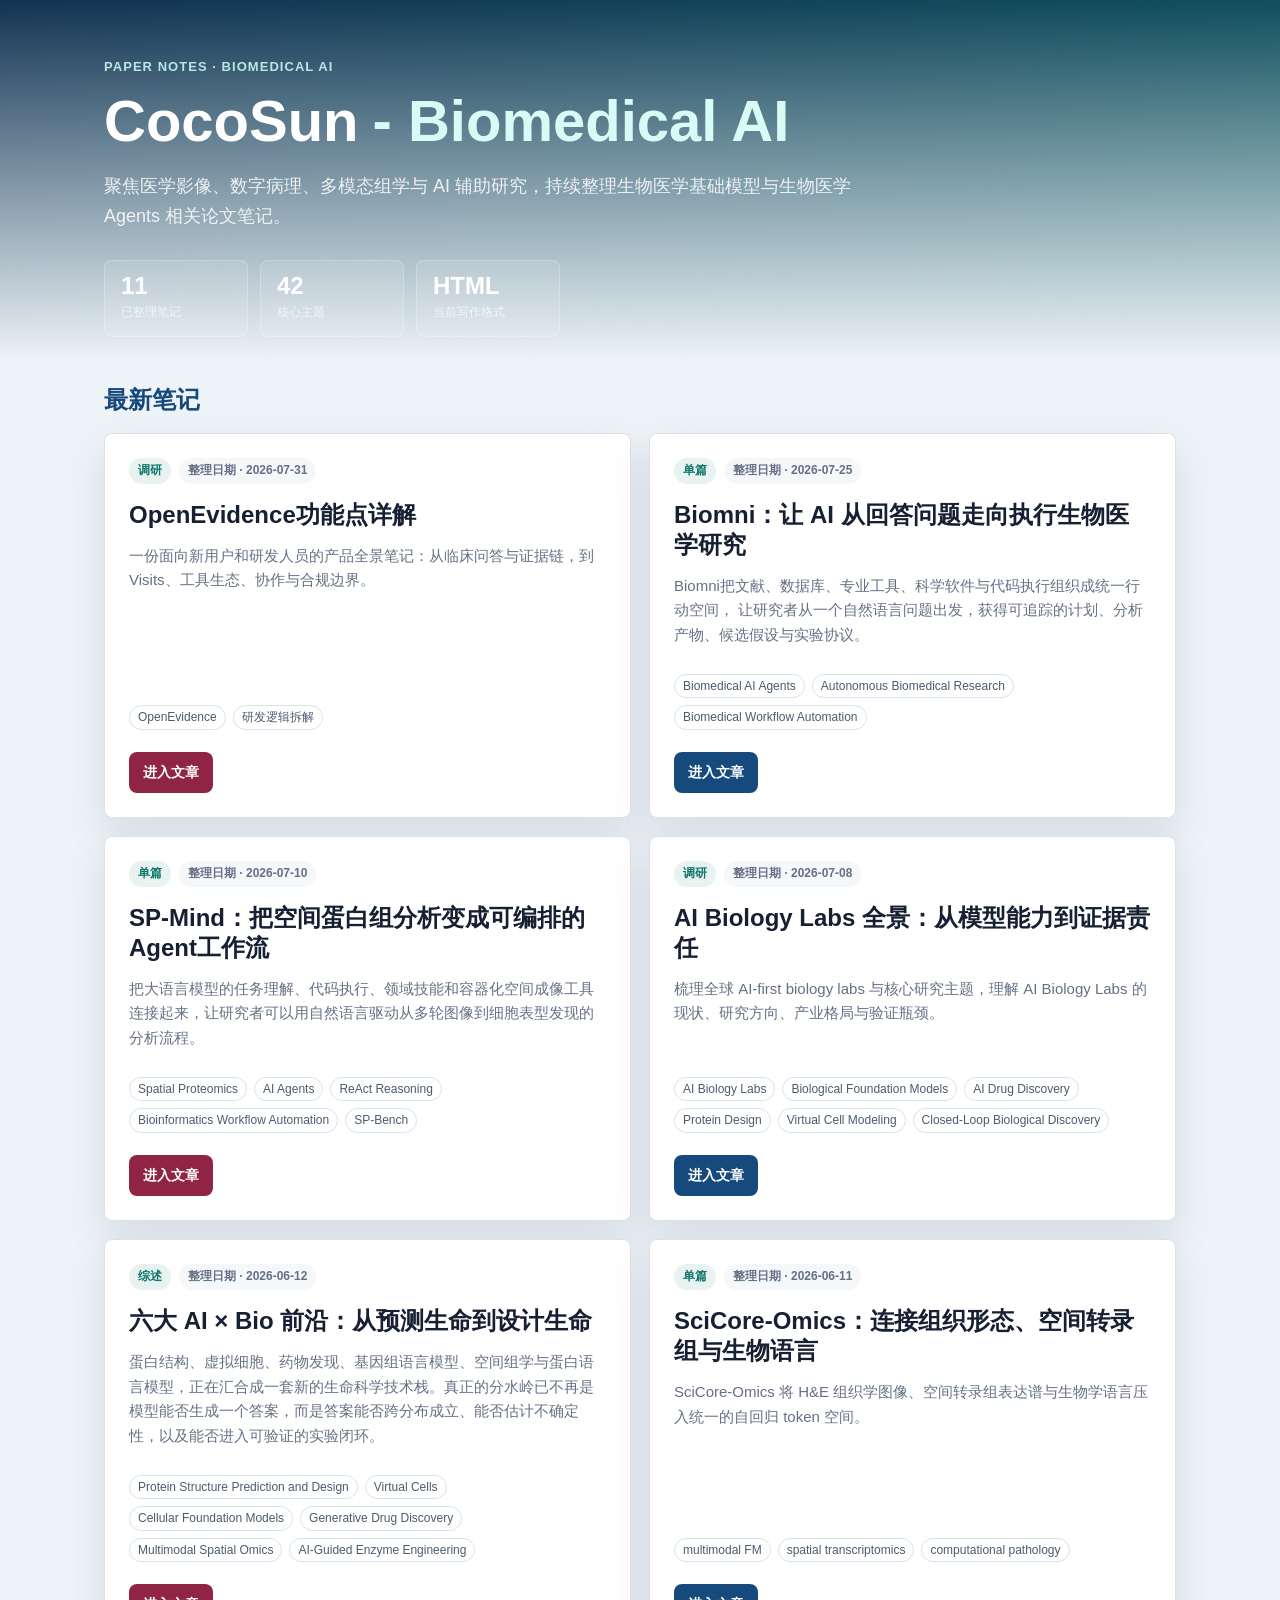
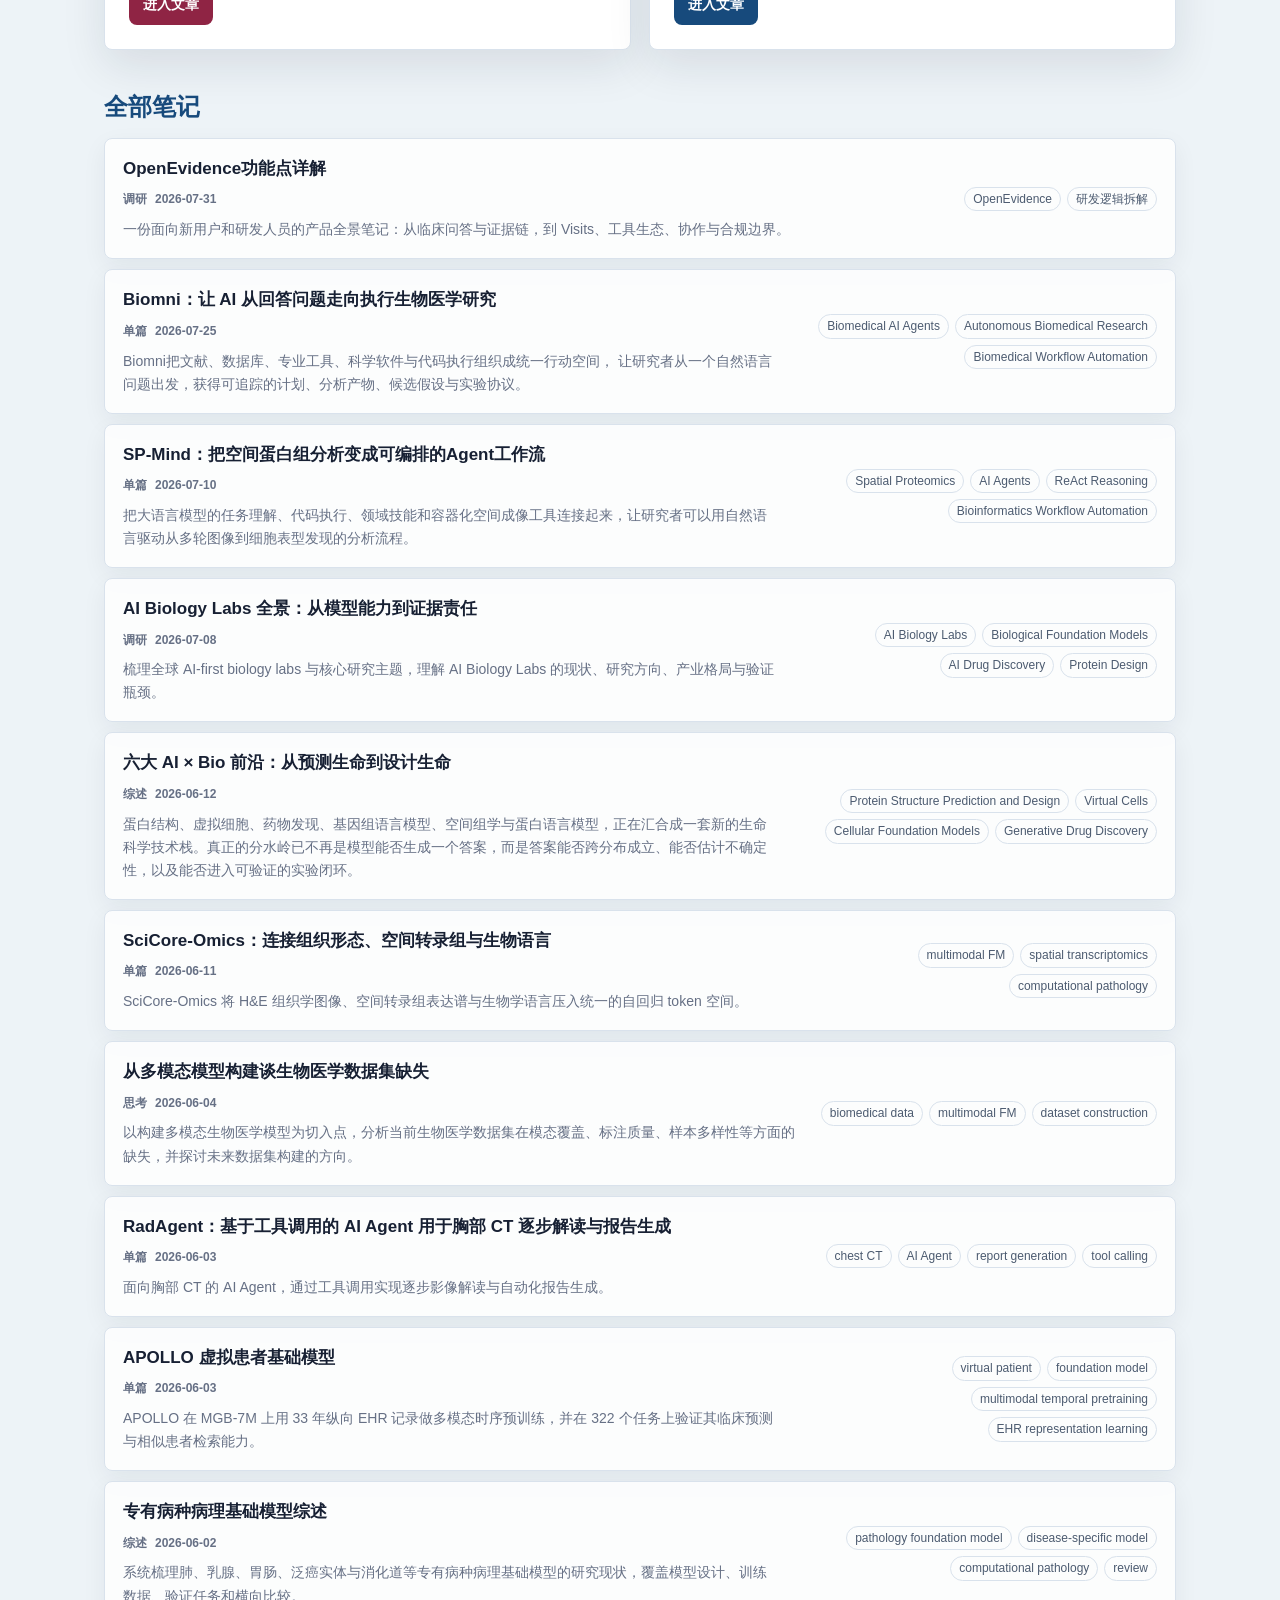
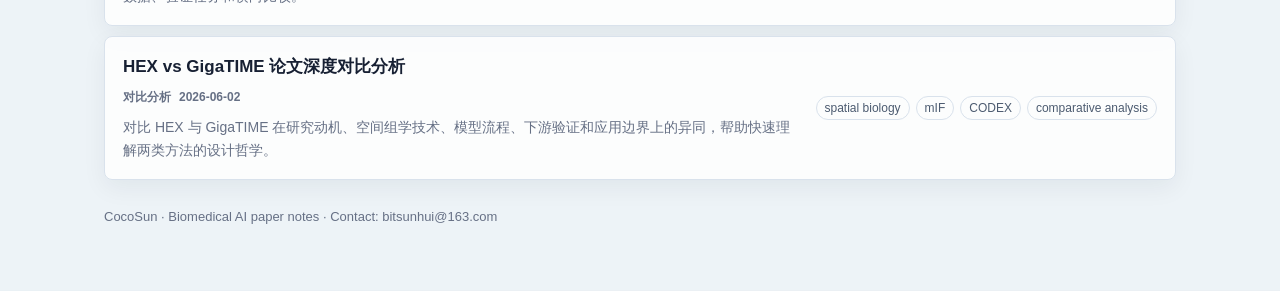
<file: index.html>
<!DOCTYPE html>
<html lang="zh-CN">
<head>
  <meta charset="UTF-8">
  <meta name="viewport" content="width=device-width, initial-scale=1.0">
  <title>CocoSun - Biomedical AI</title>
  <meta name="description" content="CocoSun 的医学影像、数字病理、多模态组学、生物医学基础模型与 Biomedical Agents 论文笔记目录。">
  <style>
    :root {
      --ink: #172033;
      --muted: #667085;
      --line: #d9e2ec;
      --panel: #ffffff;
      --soft: #f5f8fb;
      --blue: #174a7c;
      --teal: #0f766e;
      --wine: #8f2444;
      --amber: #b26b14;
      --shadow: 0 16px 44px rgba(23, 32, 51, 0.10);
      --radius: 8px;
    }

    * {
      box-sizing: border-box;
    }

    body {
      margin: 0;
      color: var(--ink);
      font-family: -apple-system, BlinkMacSystemFont, "Segoe UI", "PingFang SC",
        "Hiragino Sans GB", "Microsoft YaHei", Arial, sans-serif;
      background: #edf3f7;
      line-height: 1.65;
    }

    a {
      color: inherit;
      text-decoration: none;
    }

    .page {
      min-height: 100vh;
      background:
        linear-gradient(180deg, rgba(237, 243, 247, 0) 0, #edf3f7 360px),
        linear-gradient(135deg, #123252, #0c6f69 58%, #7a2443);
    }

    .hero {
      max-width: 1120px;
      margin: 0 auto;
      padding: 56px 24px 36px;
      color: #fff;
    }

    .eyebrow {
      margin: 0 0 12px;
      color: #b9e7e1;
      font-size: 13px;
      font-weight: 800;
      letter-spacing: 0.08em;
      text-transform: uppercase;
    }

    h1 {
      max-width: 860px;
      margin: 0;
      font-size: clamp(32px, 6vw, 58px);
      line-height: 1.12;
      letter-spacing: 0;
    }

    .hero-title {
      display: flex;
      flex-wrap: wrap;
      align-items: baseline;
      gap: 8px 14px;
      max-width: 920px;
    }

    .hero-title .brand {
      font-weight: 900;
    }

    .hero-title .field {
      color: #d8fbf5;
      font-weight: 700;
    }

    .hero-copy {
      max-width: 760px;
      margin: 18px 0 0;
      color: rgba(255, 255, 255, 0.86);
      font-size: 18px;
    }

    .stats {
      display: flex;
      flex-wrap: wrap;
      gap: 12px;
      margin-top: 28px;
    }

    .stat {
      min-width: 144px;
      padding: 13px 16px;
      border: 1px solid rgba(255, 255, 255, 0.22);
      border-radius: var(--radius);
      background: rgba(255, 255, 255, 0.10);
    }

    .stat strong {
      display: block;
      font-size: 24px;
      line-height: 1;
    }

    .stat span {
      display: block;
      margin-top: 5px;
      color: rgba(255, 255, 255, 0.72);
      font-size: 12px;
    }

    main {
      max-width: 1120px;
      margin: 0 auto;
      padding: 12px 24px 64px;
    }

    .toolbar {
      display: flex;
      align-items: end;
      justify-content: space-between;
      gap: 20px;
      margin: 0 0 18px;
    }

    h2 {
      margin: 0;
      color: var(--blue);
      font-size: 24px;
      line-height: 1.25;
      letter-spacing: 0;
    }

    .note-grid {
      display: grid;
      grid-template-columns: repeat(2, minmax(0, 1fr));
      gap: 18px;
    }

    .note-card {
      display: flex;
      min-height: 330px;
      flex-direction: column;
      padding: 24px;
      border: 1px solid var(--line);
      border-radius: var(--radius);
      background: var(--panel);
      box-shadow: var(--shadow);
    }

    .note-card:hover {
      transform: translateY(-2px);
      transition: transform 160ms ease;
    }

    .meta-row {
      display: flex;
      flex-wrap: wrap;
      gap: 8px;
      margin-bottom: 16px;
    }

    .pill {
      display: inline-flex;
      align-items: center;
      min-height: 26px;
      padding: 3px 9px;
      border-radius: 999px;
      background: var(--soft);
      color: var(--muted);
      font-size: 12px;
      font-weight: 700;
    }

    .type {
      background: #e8f2f0;
      color: var(--teal);
    }

    .note-card h3 {
      margin: 0;
      color: var(--ink);
      font-size: 24px;
      line-height: 1.25;
      letter-spacing: 0;
    }

    .summary {
      margin: 14px 0 18px;
      color: var(--muted);
      font-size: 15px;
    }

    .tags {
      display: flex;
      flex-wrap: wrap;
      gap: 7px;
      margin-top: auto;
      padding-top: 8px;
    }

    .tag {
      padding: 4px 8px;
      border: 1px solid var(--line);
      border-radius: 999px;
      color: #4c5b70;
      font-size: 12px;
      line-height: 1.2;
    }

    .open-link {
      display: inline-flex;
      align-items: center;
      justify-content: center;
      width: fit-content;
      min-height: 40px;
      margin-top: 22px;
      padding: 9px 14px;
      border-radius: var(--radius);
      background: var(--blue);
      color: #fff;
      font-size: 14px;
      font-weight: 800;
    }

    .note-card.accent .open-link {
      background: var(--wine);
    }

    .archive-section {
      margin-top: 42px;
    }

    .archive-head {
      display: flex;
      align-items: end;
      justify-content: space-between;
      gap: 20px;
      margin-bottom: 16px;
    }

    .note-list {
      display: grid;
      gap: 10px;
    }

    .note-row {
      display: grid;
      grid-template-columns: minmax(0, 1fr) auto;
      gap: 18px;
      align-items: center;
      padding: 17px 18px;
      border: 1px solid var(--line);
      border-radius: var(--radius);
      background: rgba(255, 255, 255, 0.82);
      box-shadow: 0 8px 24px rgba(23, 32, 51, 0.06);
    }

    .note-row-main {
      min-width: 0;
    }

    .note-row-title {
      display: inline-block;
      color: var(--ink);
      font-size: 17px;
      font-weight: 800;
      line-height: 1.35;
    }

    .note-row-title:hover,
    .open-link:hover {
      text-decoration: underline;
    }

    .note-row-meta {
      display: flex;
      flex-wrap: wrap;
      gap: 8px;
      margin-top: 8px;
      color: var(--muted);
      font-size: 12px;
      font-weight: 700;
    }

    .note-row-summary {
      margin: 8px 0 0;
      color: var(--muted);
      font-size: 14px;
    }

    .note-row-tags {
      display: flex;
      flex-wrap: wrap;
      gap: 6px;
      justify-content: flex-end;
      max-width: 360px;
    }

    .footnote {
      margin: 26px 0 0;
      color: var(--muted);
      font-size: 13px;
    }

    @media (max-width: 760px) {
      .hero {
        padding-top: 38px;
      }

      .toolbar {
        display: block;
      }

      .note-grid {
        grid-template-columns: 1fr;
      }

      .note-card {
        min-height: 0;
        padding: 20px;
      }

      .archive-head {
        display: block;
      }

      .note-row {
        grid-template-columns: 1fr;
      }

      .note-row-tags {
        justify-content: flex-start;
        max-width: none;
      }
    }
  </style>
</head>
<body>
  <div class="page">
    <header class="hero">
      <p class="eyebrow">Paper Notes · Biomedical AI</p>
      <h1 class="hero-title">
        <span class="brand">CocoSun</span>
        <span class="field">- Biomedical AI</span>
      </h1>
      <p class="hero-copy">
        聚焦医学影像、数字病理、多模态组学与 AI 辅助研究，持续整理生物医学基础模型与生物医学 Agents 相关论文笔记。
      </p>
      <div class="stats" aria-label="站点概览">
        <div class="stat">
          <strong id="notes-count">2</strong>
          <span>已整理笔记</span>
        </div>
        <div class="stat">
          <strong id="topics-count">4</strong>
          <span>核心主题</span>
        </div>
        <div class="stat">
          <strong>HTML</strong>
          <span>当前写作格式</span>
        </div>
      </div>
    </header>

    <main>
      <div class="toolbar">
        <h2>最新笔记</h2>
      </div>

      <section class="note-grid" id="latest-notes" aria-label="最新论文笔记"></section>

      <section class="archive-section" aria-label="全部论文笔记">
        <div class="archive-head">
          <h2>全部笔记</h2>
        </div>
        <div class="note-list" id="all-notes"></div>
      </section>

      <p class="footnote">CocoSun · Biomedical AI paper notes · Contact: <a href="mailto:bitsunhui@163.com">bitsunhui@163.com</a></p>
    </main>
  </div>
  <script src="assets/notes-data.js?v=860f736ab2"></script>
  <script>
    const notes = Array.isArray(window.NOTES) ? window.NOTES : [];
    const sortedNotes = [...notes].sort((a, b) => b.date.localeCompare(a.date));
    const latestNotes = sortedNotes.slice(0, 6);
    const uniqueTags = new Set(notes.flatMap((note) => note.tags));

    const tagMarkup = (tags) => tags.map((tag) => `<span class="tag">${tag}</span>`).join("");

    document.getElementById("notes-count").textContent = notes.length;
    document.getElementById("topics-count").textContent = uniqueTags.size;

    document.getElementById("latest-notes").innerHTML = latestNotes.map((note) => `
      <article class="note-card${note.accent ? " accent" : ""}">
        <div class="meta-row">
          <span class="pill type">${note.type}</span>
          <span class="pill">整理日期 · ${note.date}</span>
        </div>
        <h3>${note.title}</h3>
        <p class="summary">${note.summary}</p>
        <div class="tags">${tagMarkup(note.tags)}</div>
        <a class="open-link" href="${note.url}">进入文章</a>
      </article>
    `).join("");

    document.getElementById("all-notes").innerHTML = sortedNotes.map((note) => `
      <article class="note-row">
        <div class="note-row-main">
          <a class="note-row-title" href="${note.url}">${note.title}</a>
          <div class="note-row-meta">
            <span>${note.type}</span>
            <span>${note.date}</span>
          </div>
          <p class="note-row-summary">${note.summary}</p>
        </div>
        <div class="note-row-tags">${tagMarkup(note.tags.slice(0, 4))}</div>
      </article>
    `).join("");
  </script>
</body>
</html>
</file>
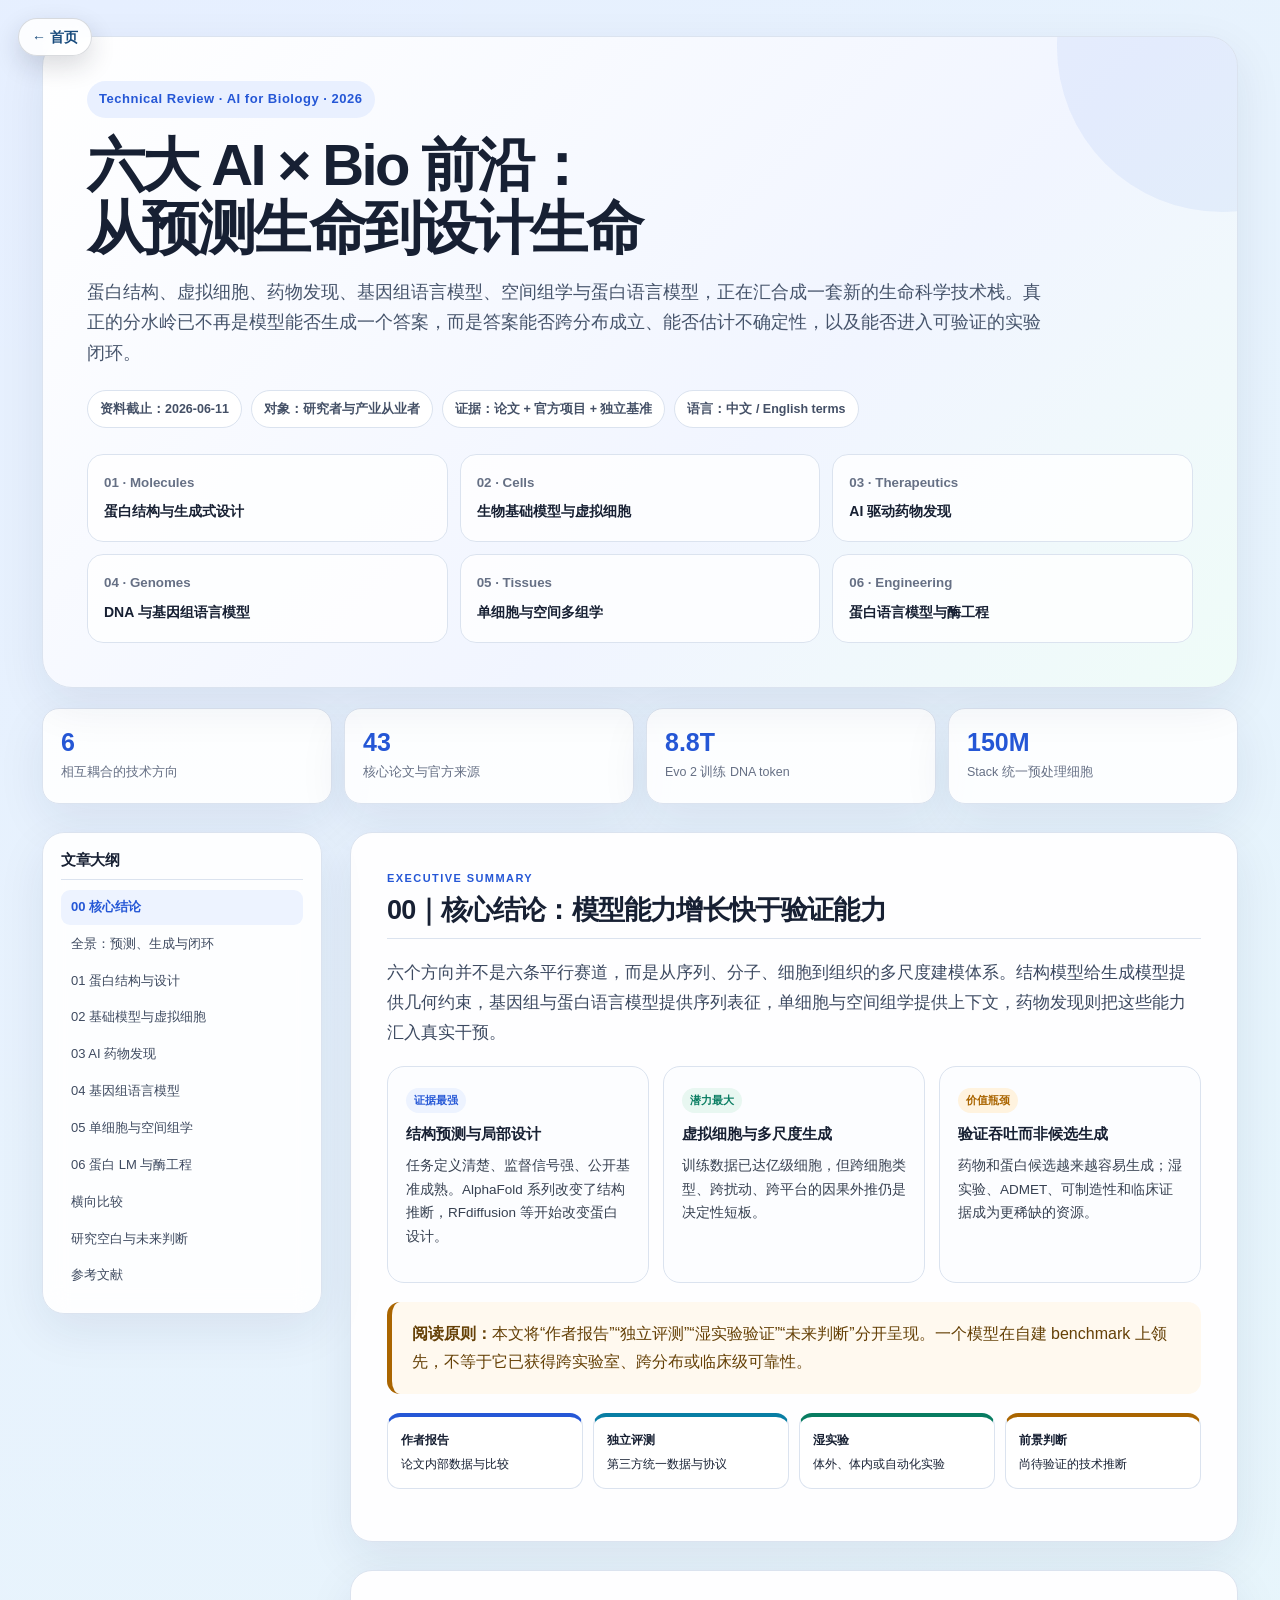
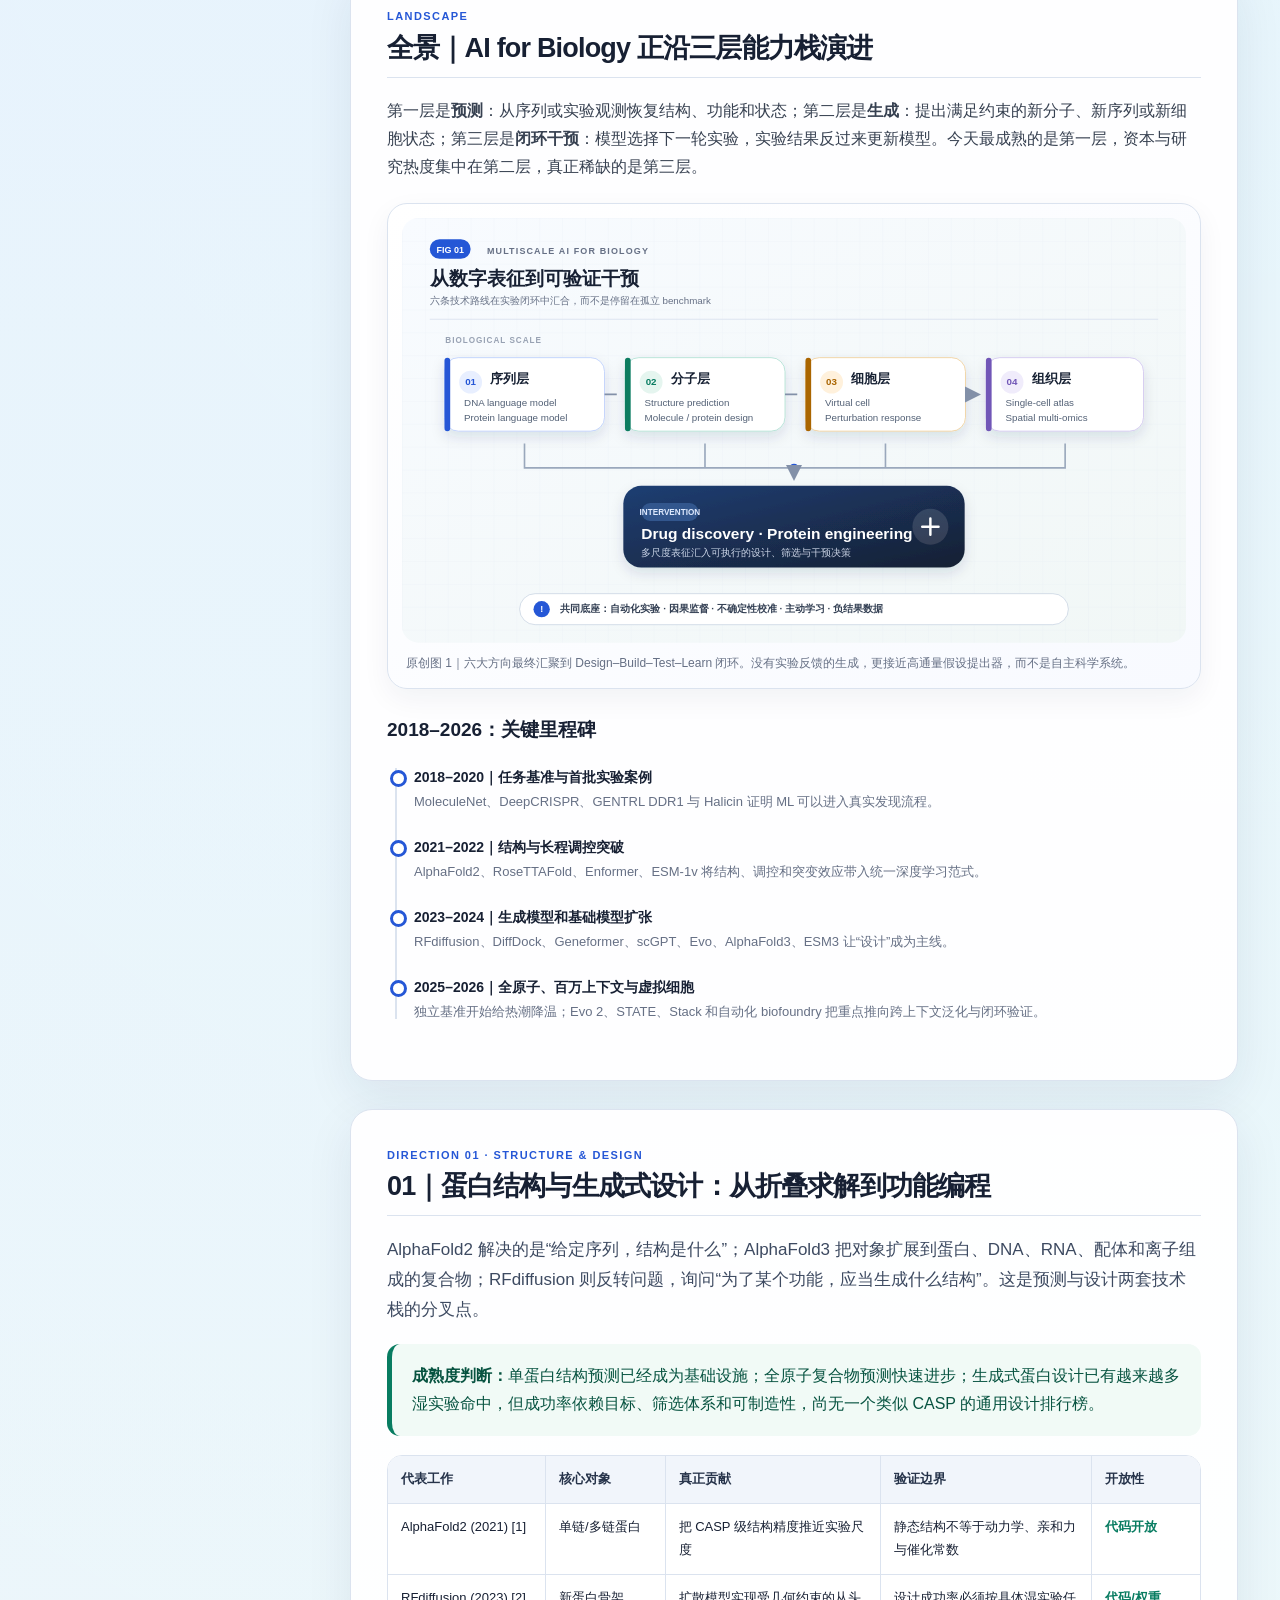
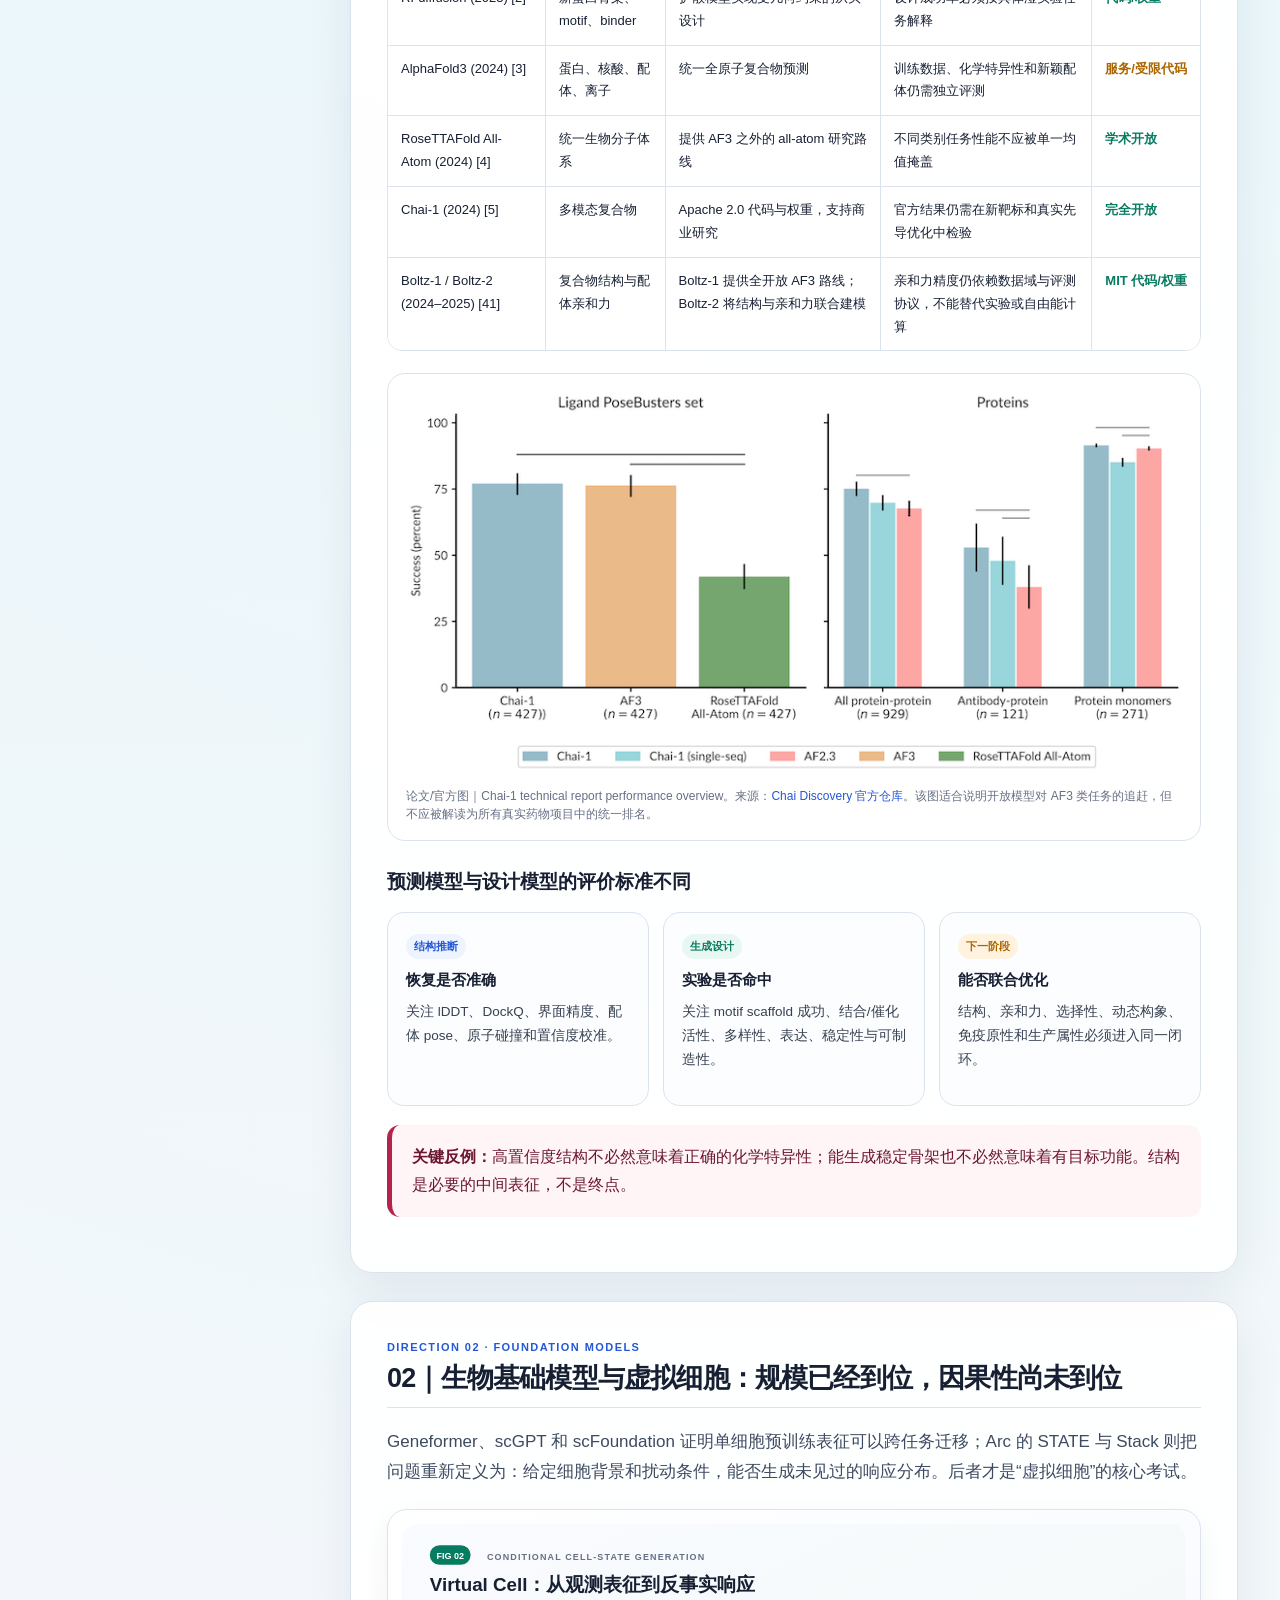
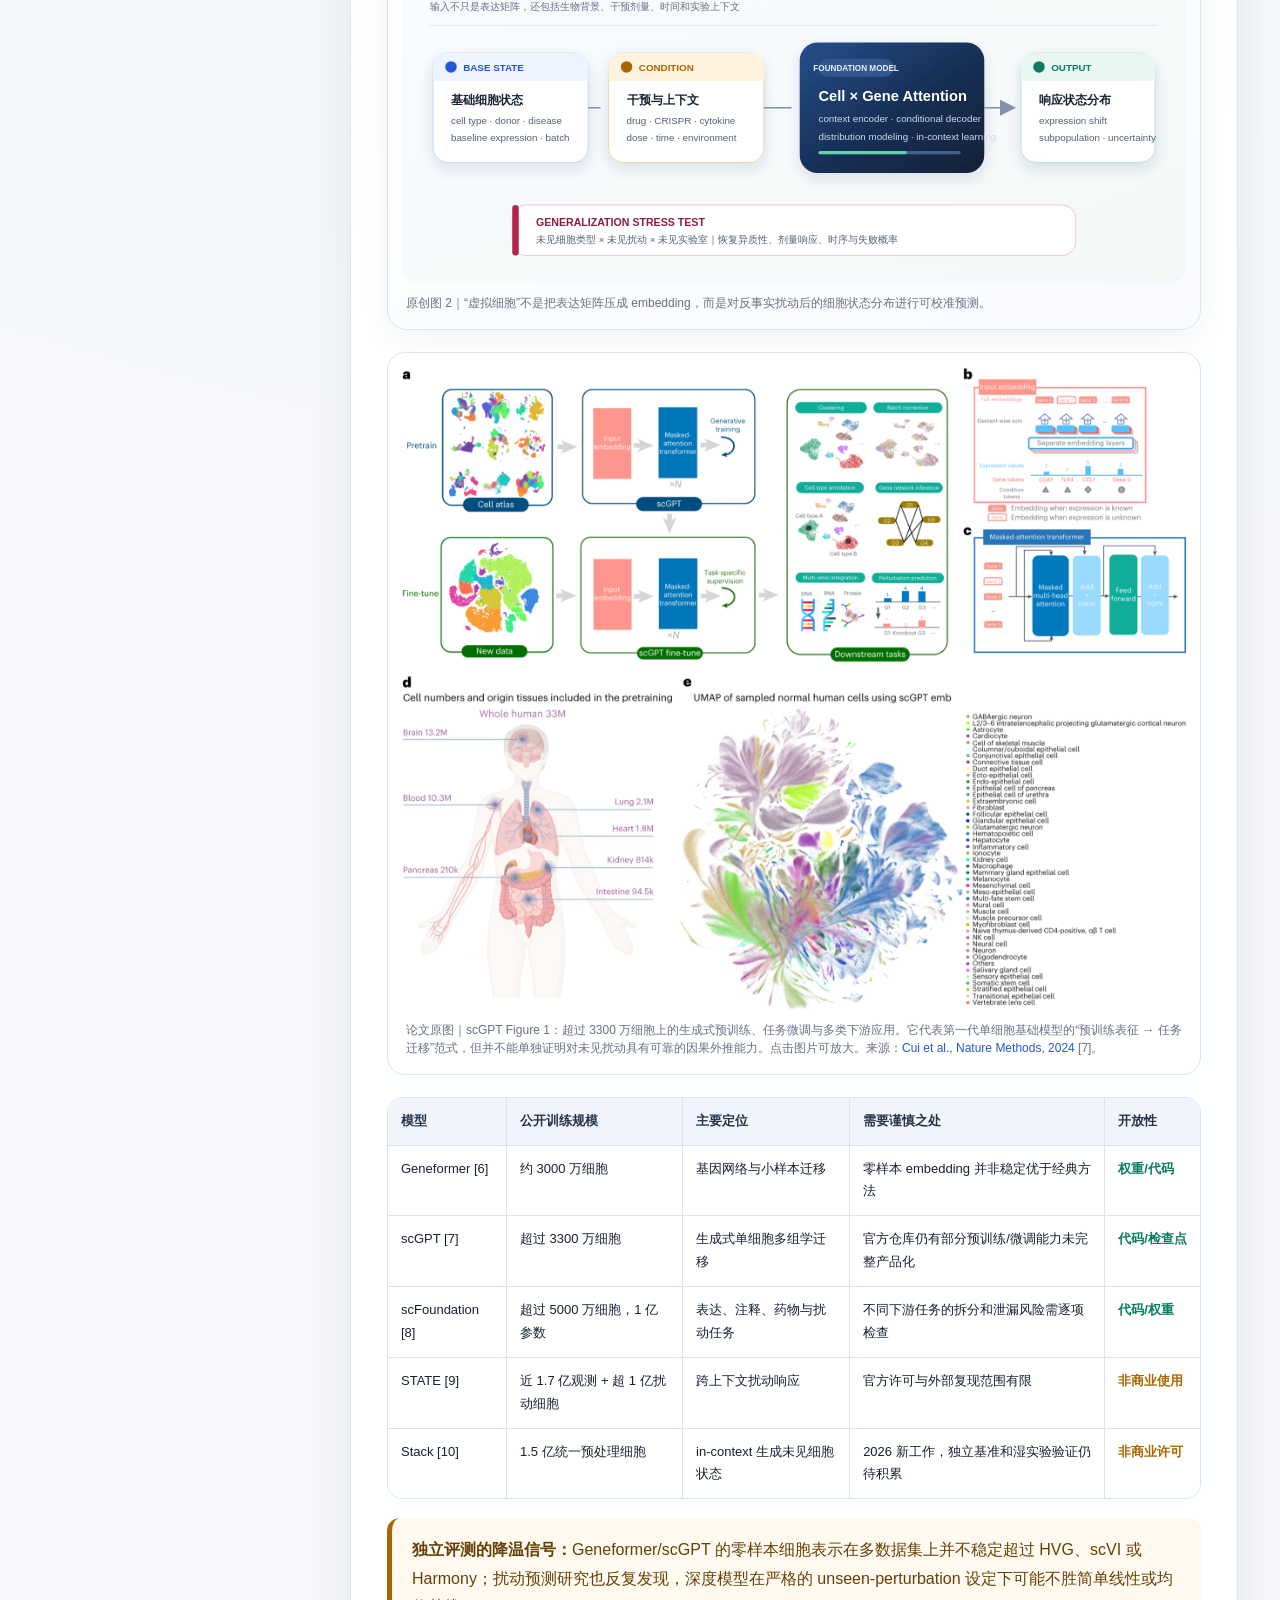
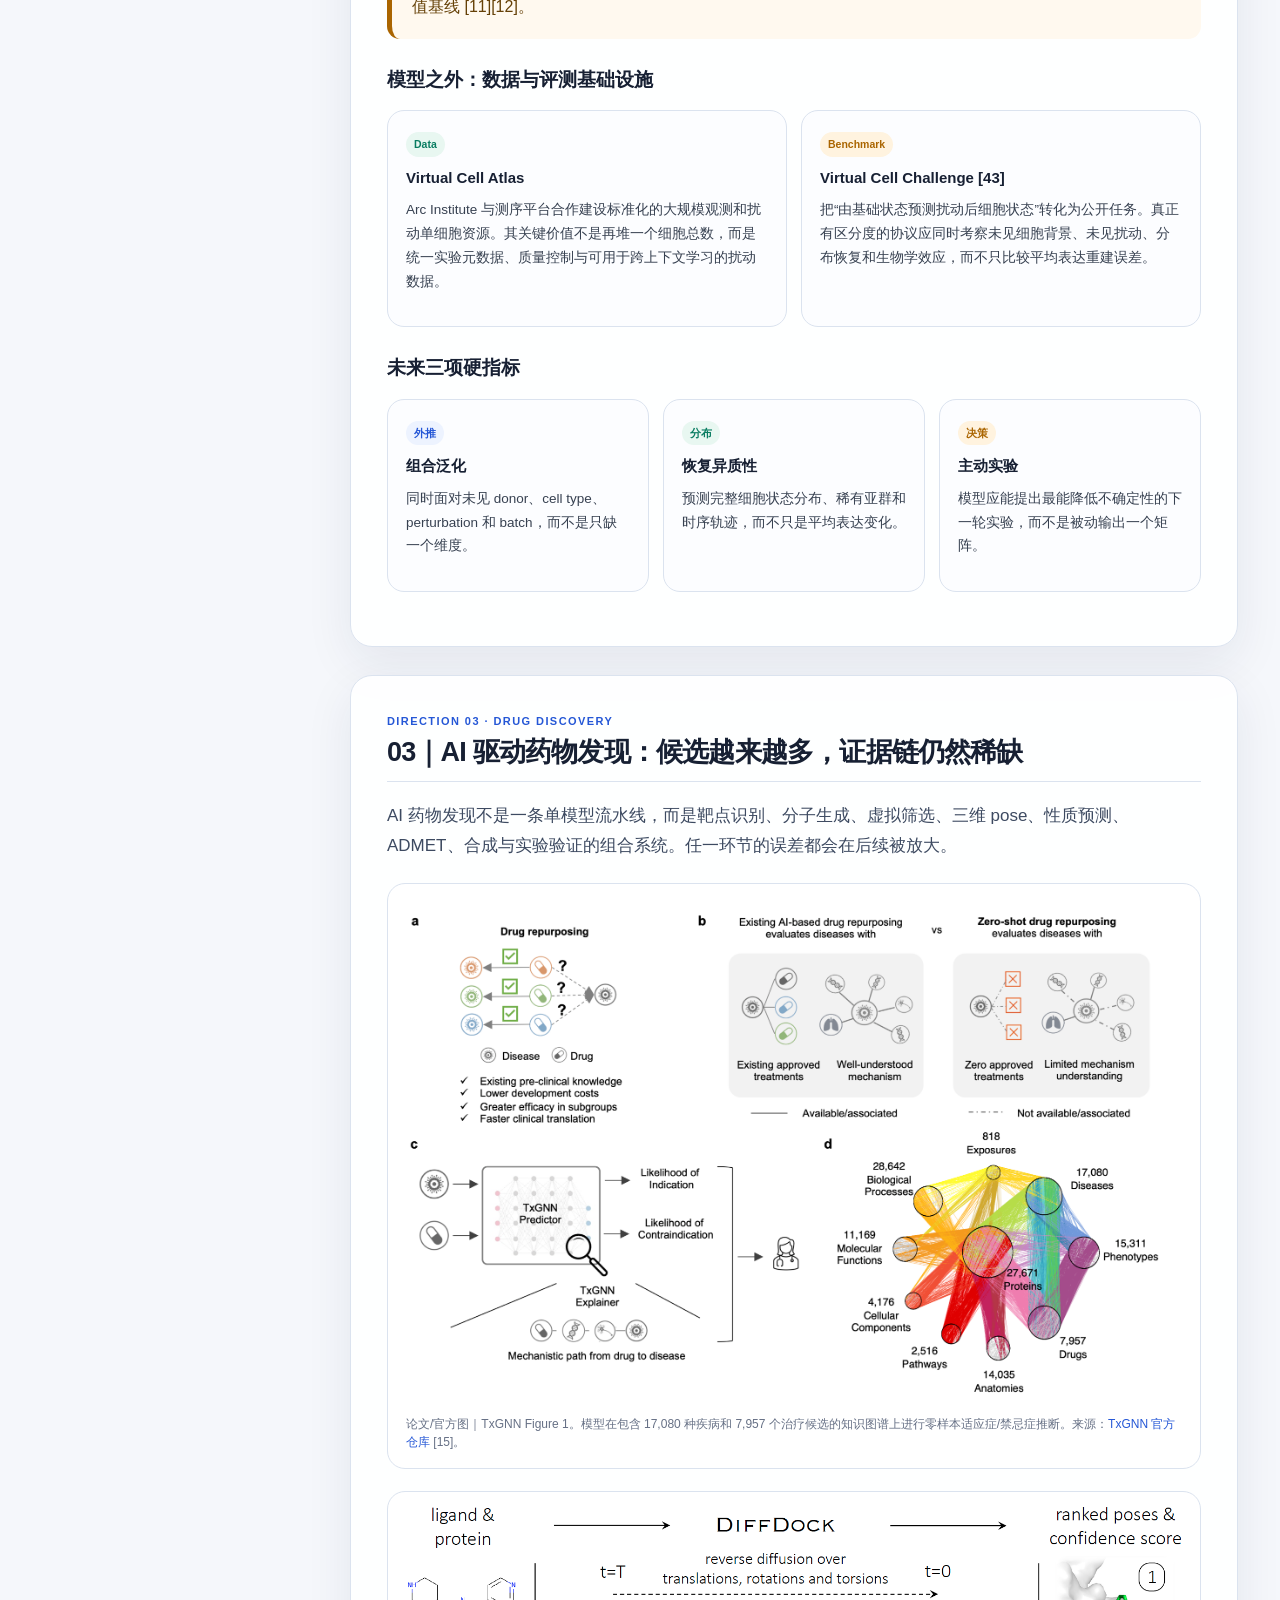
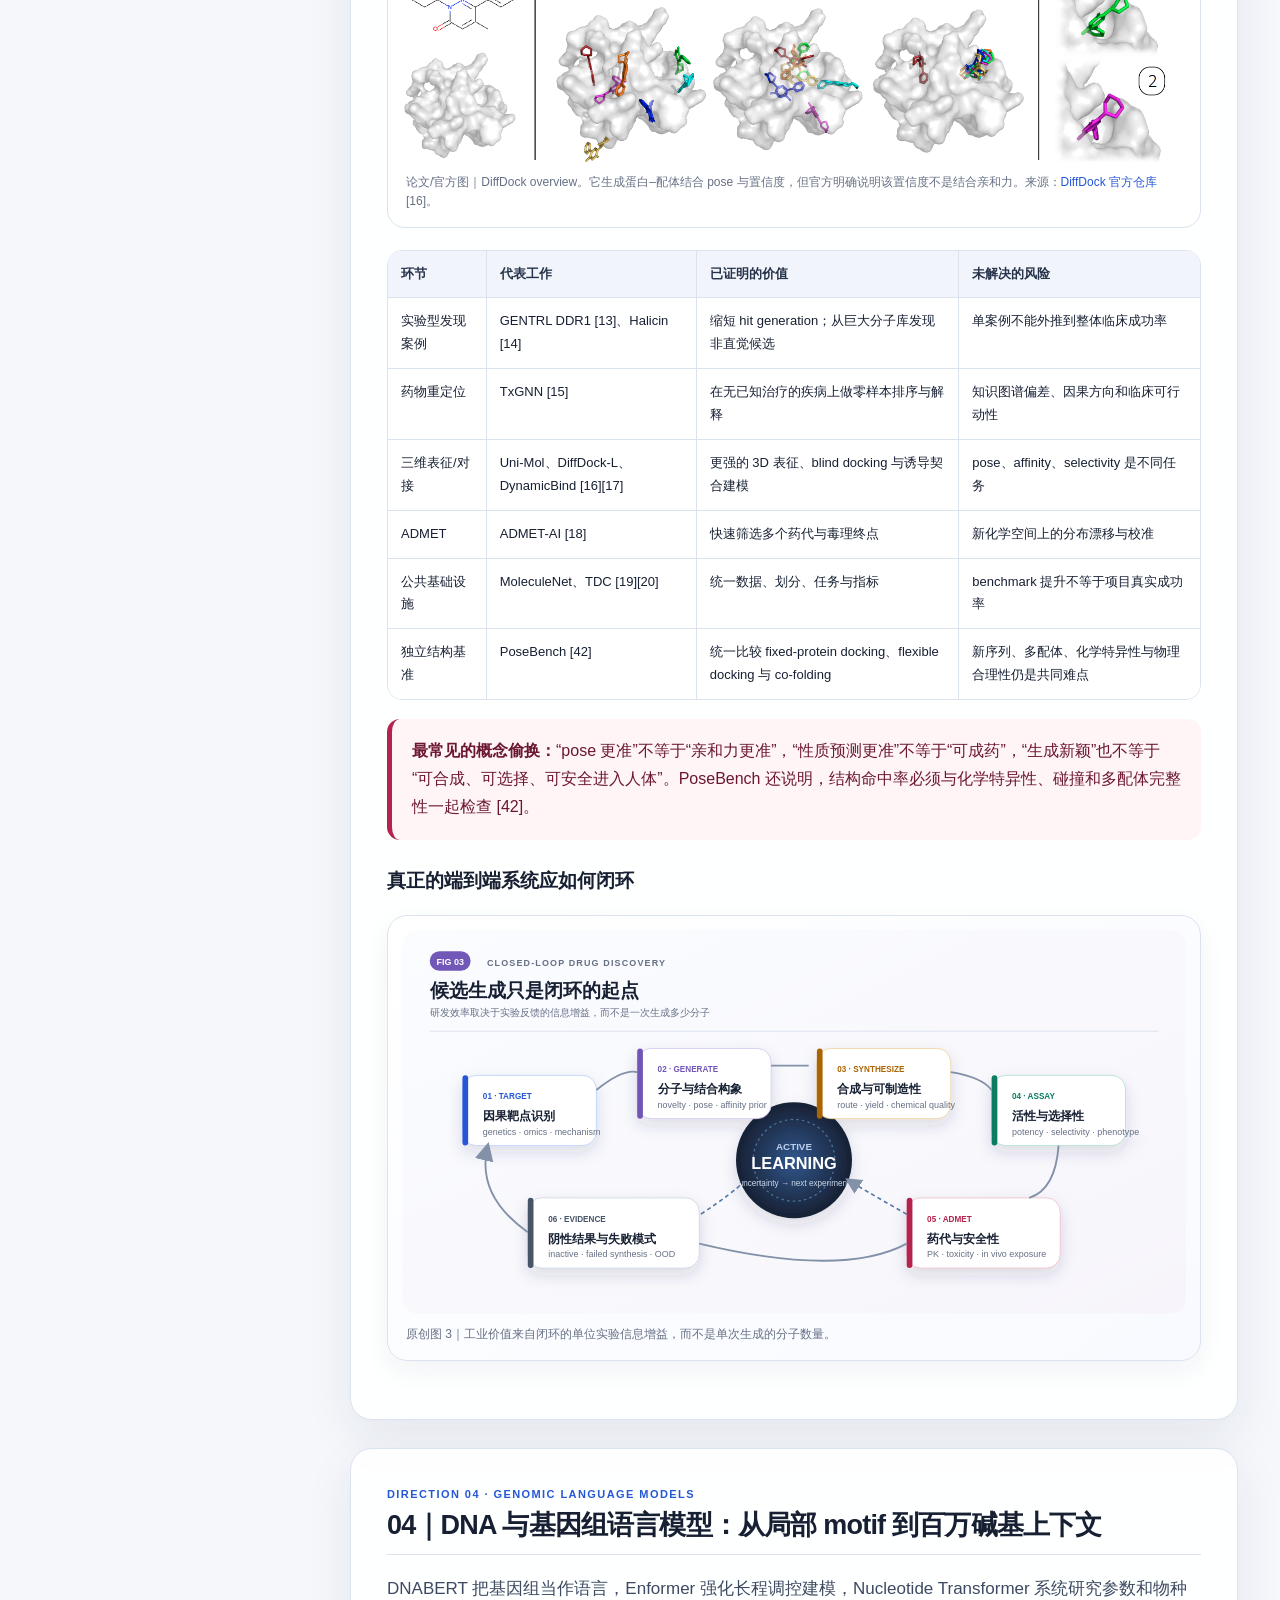
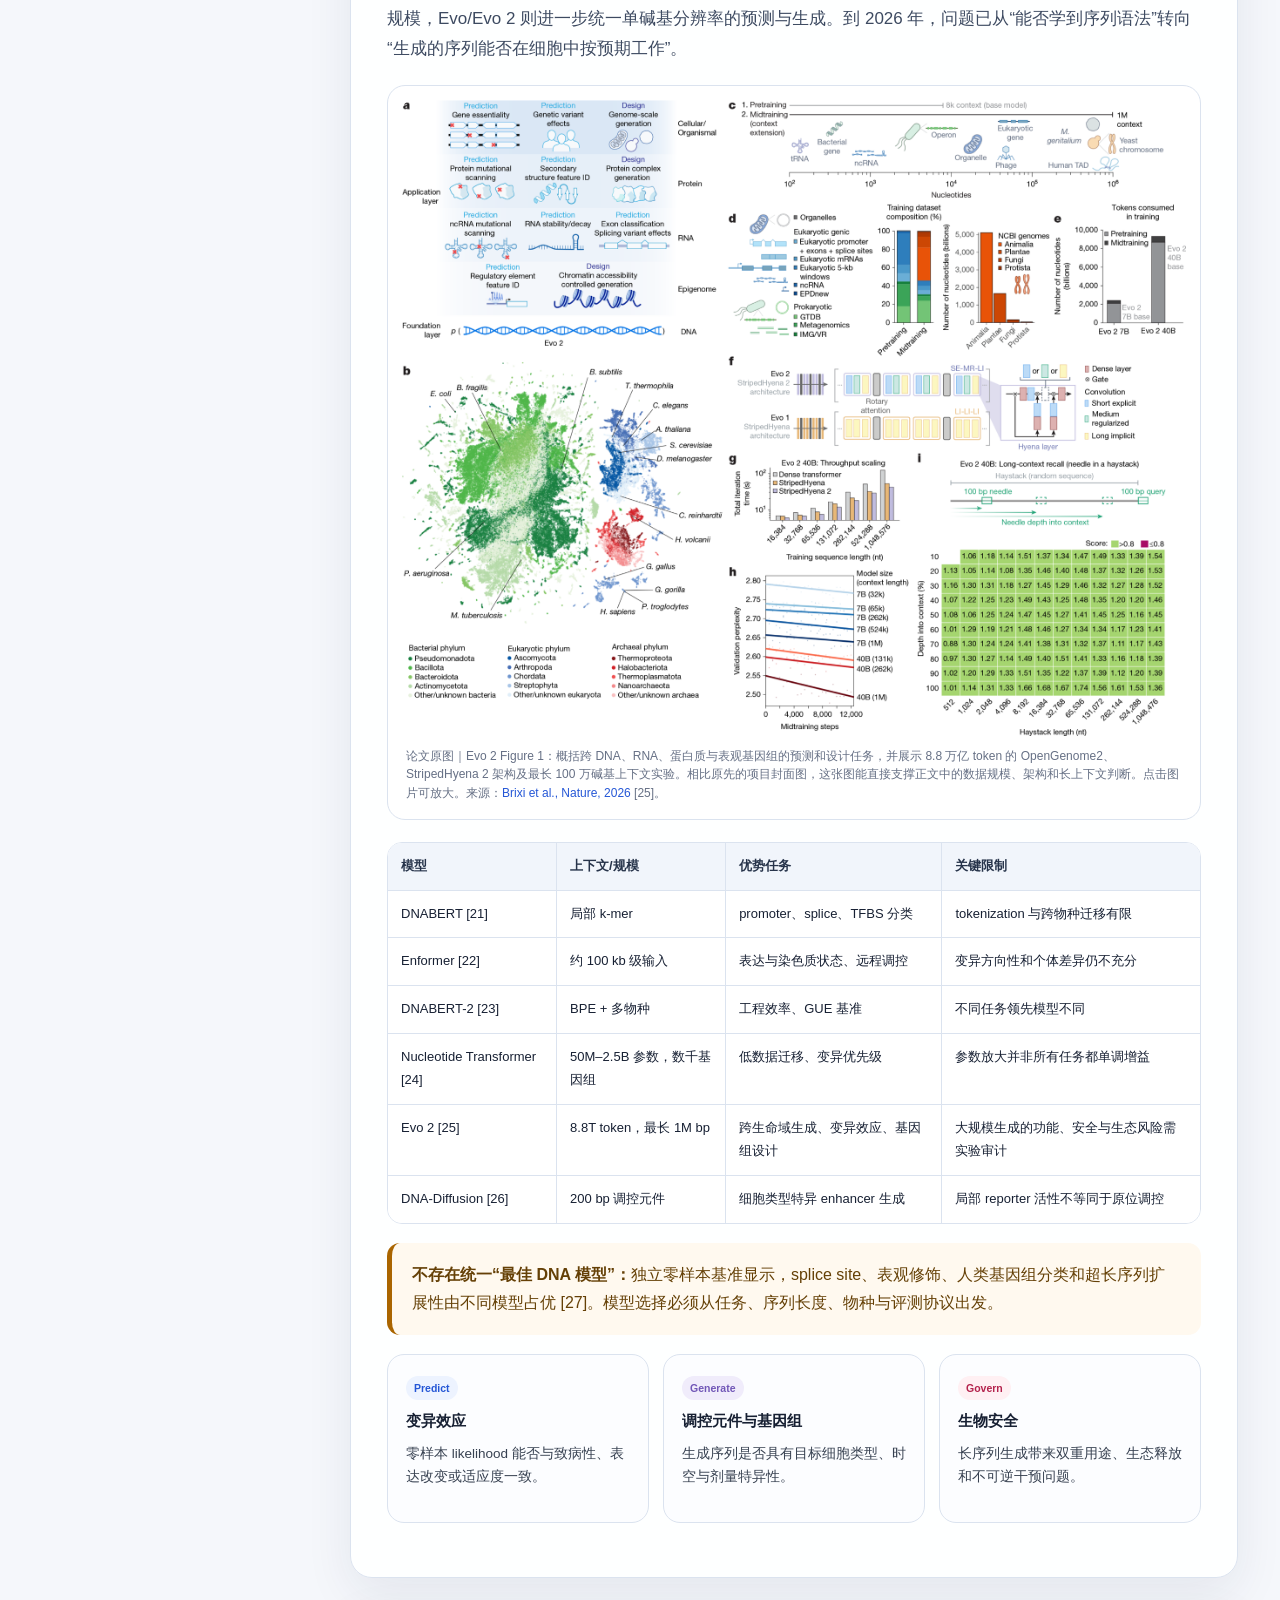
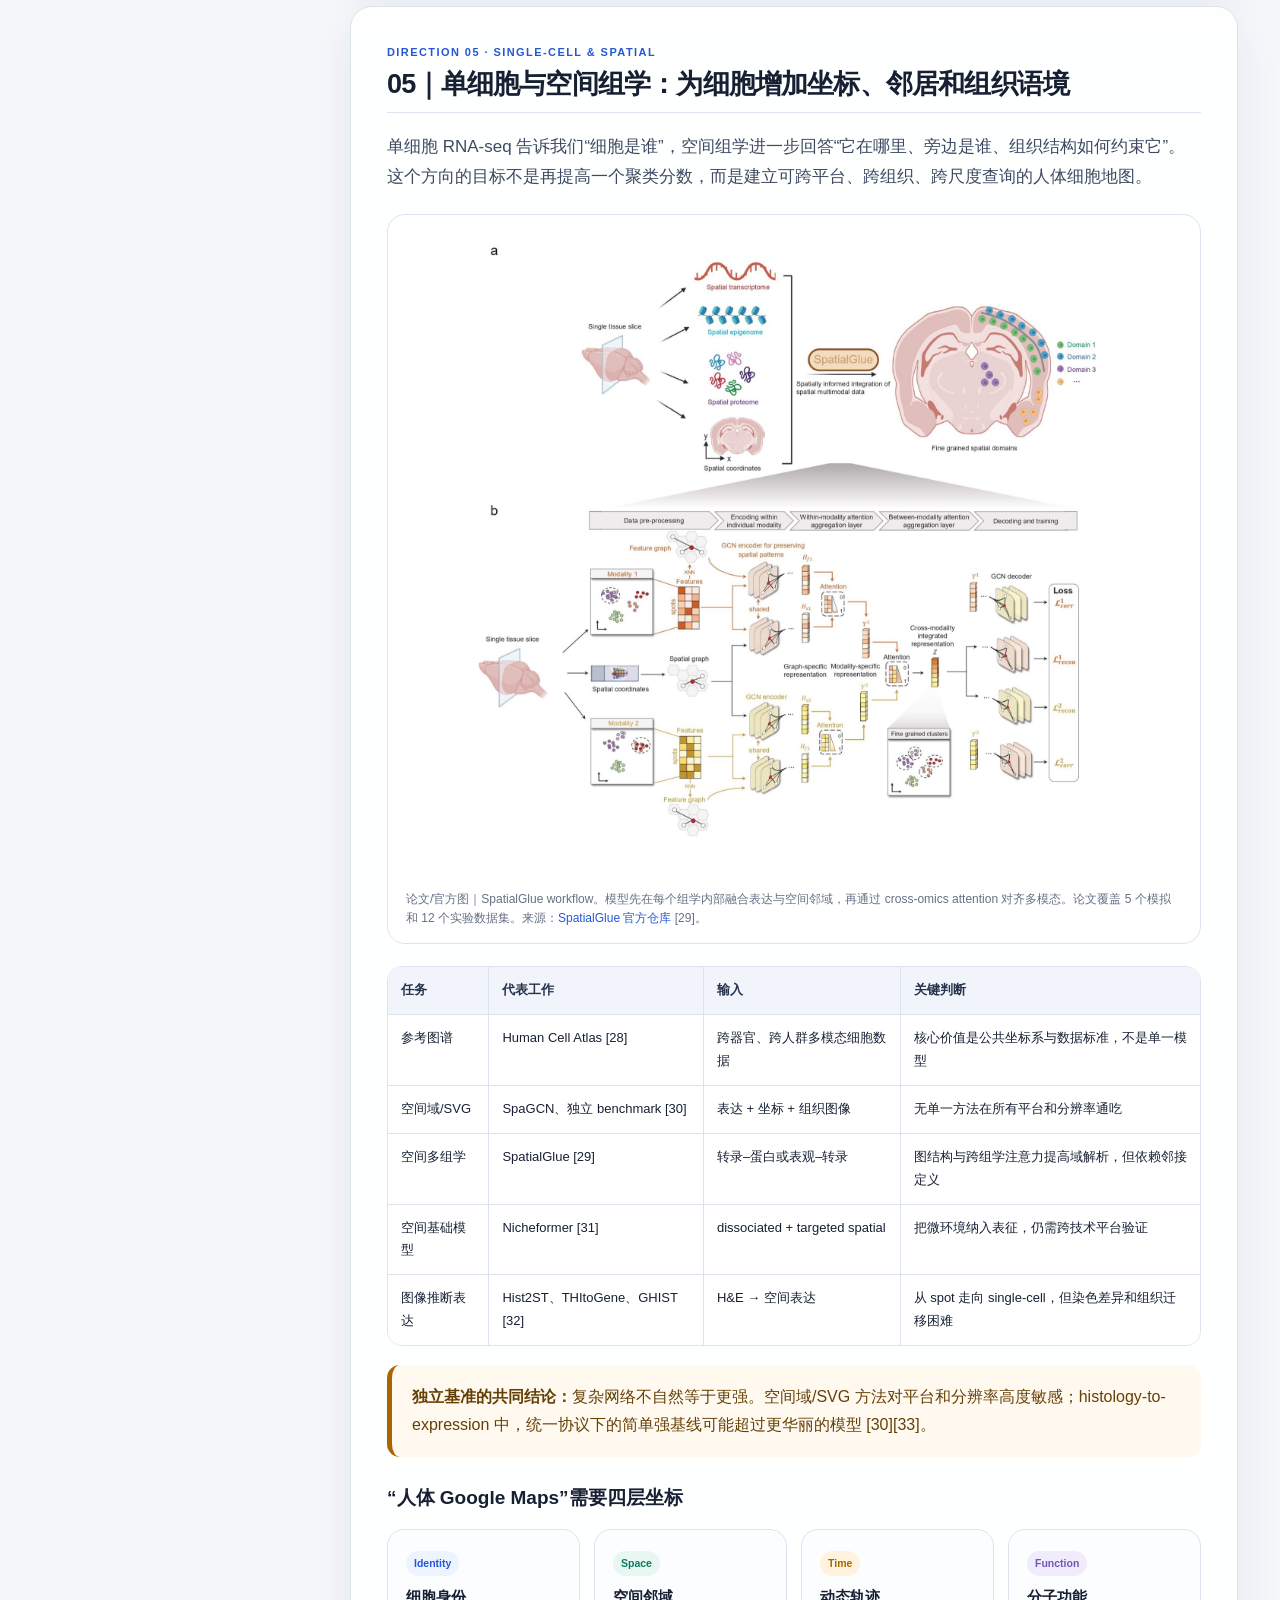
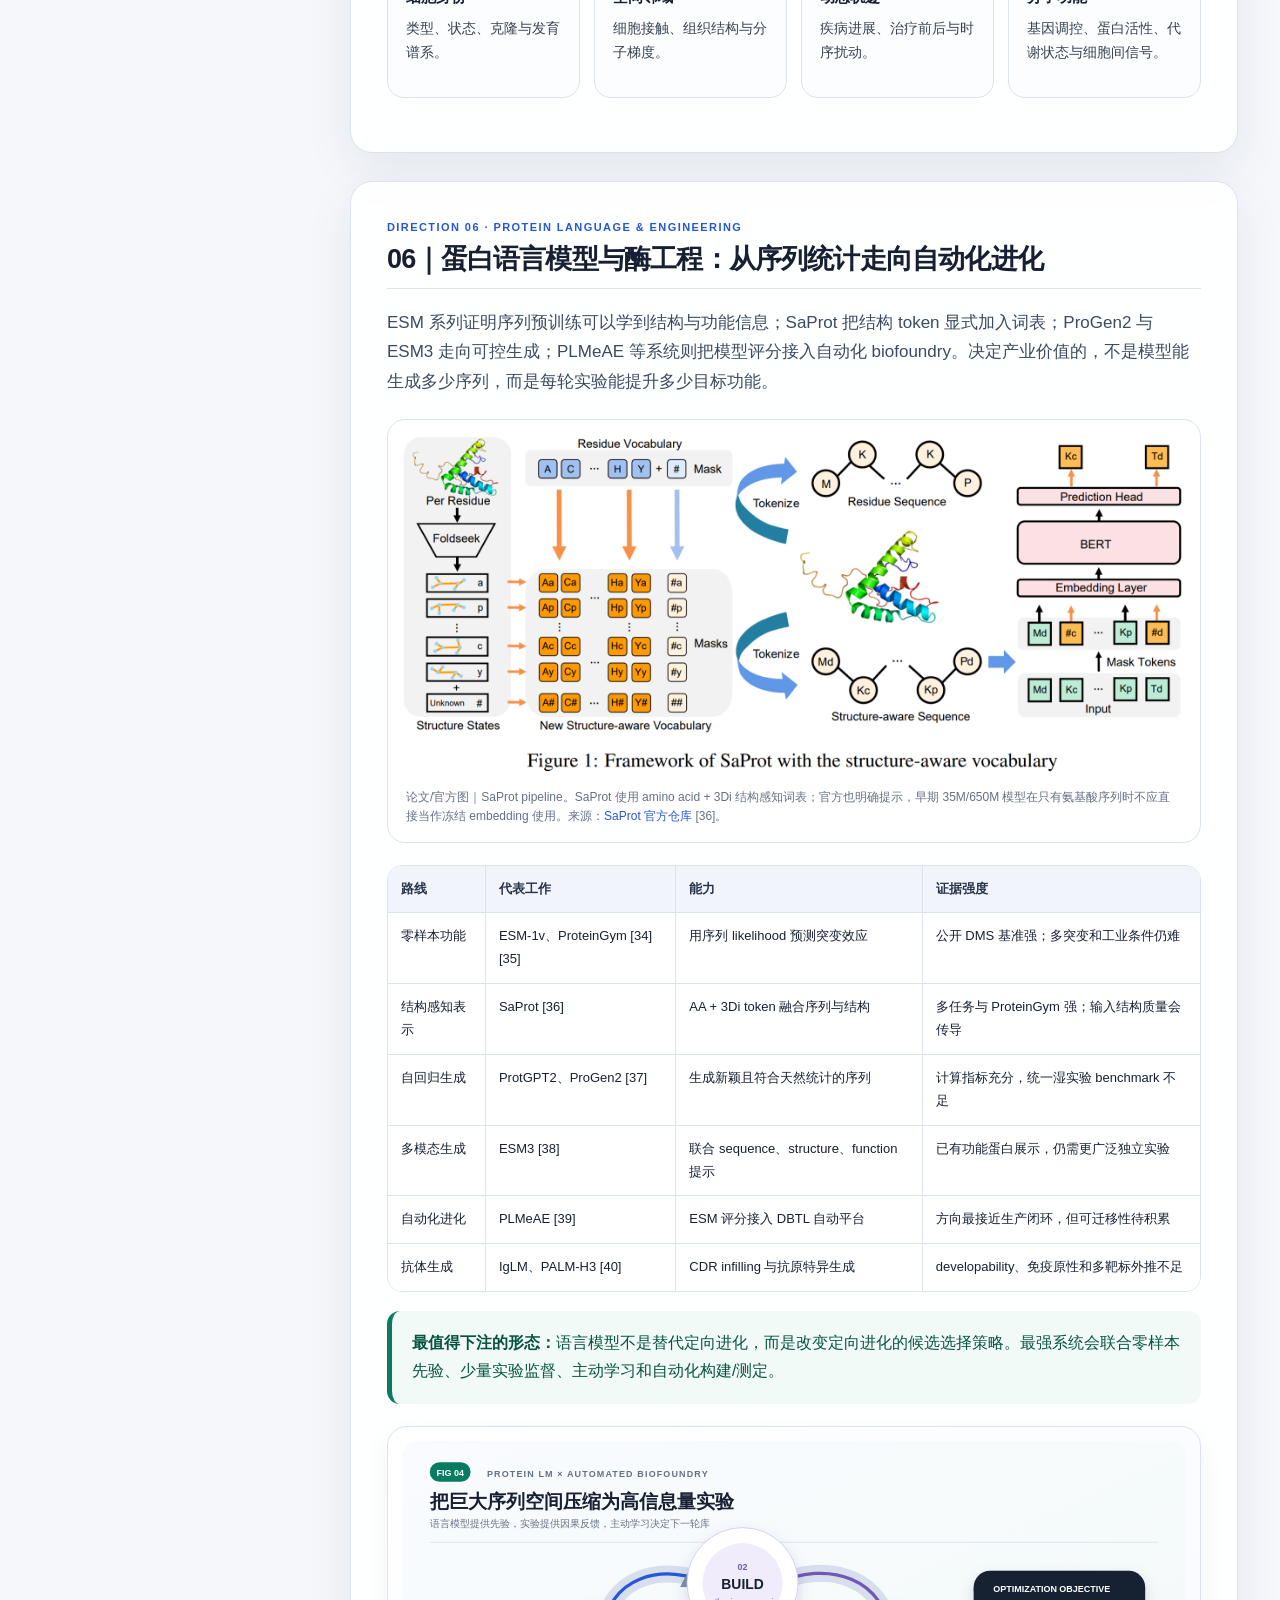
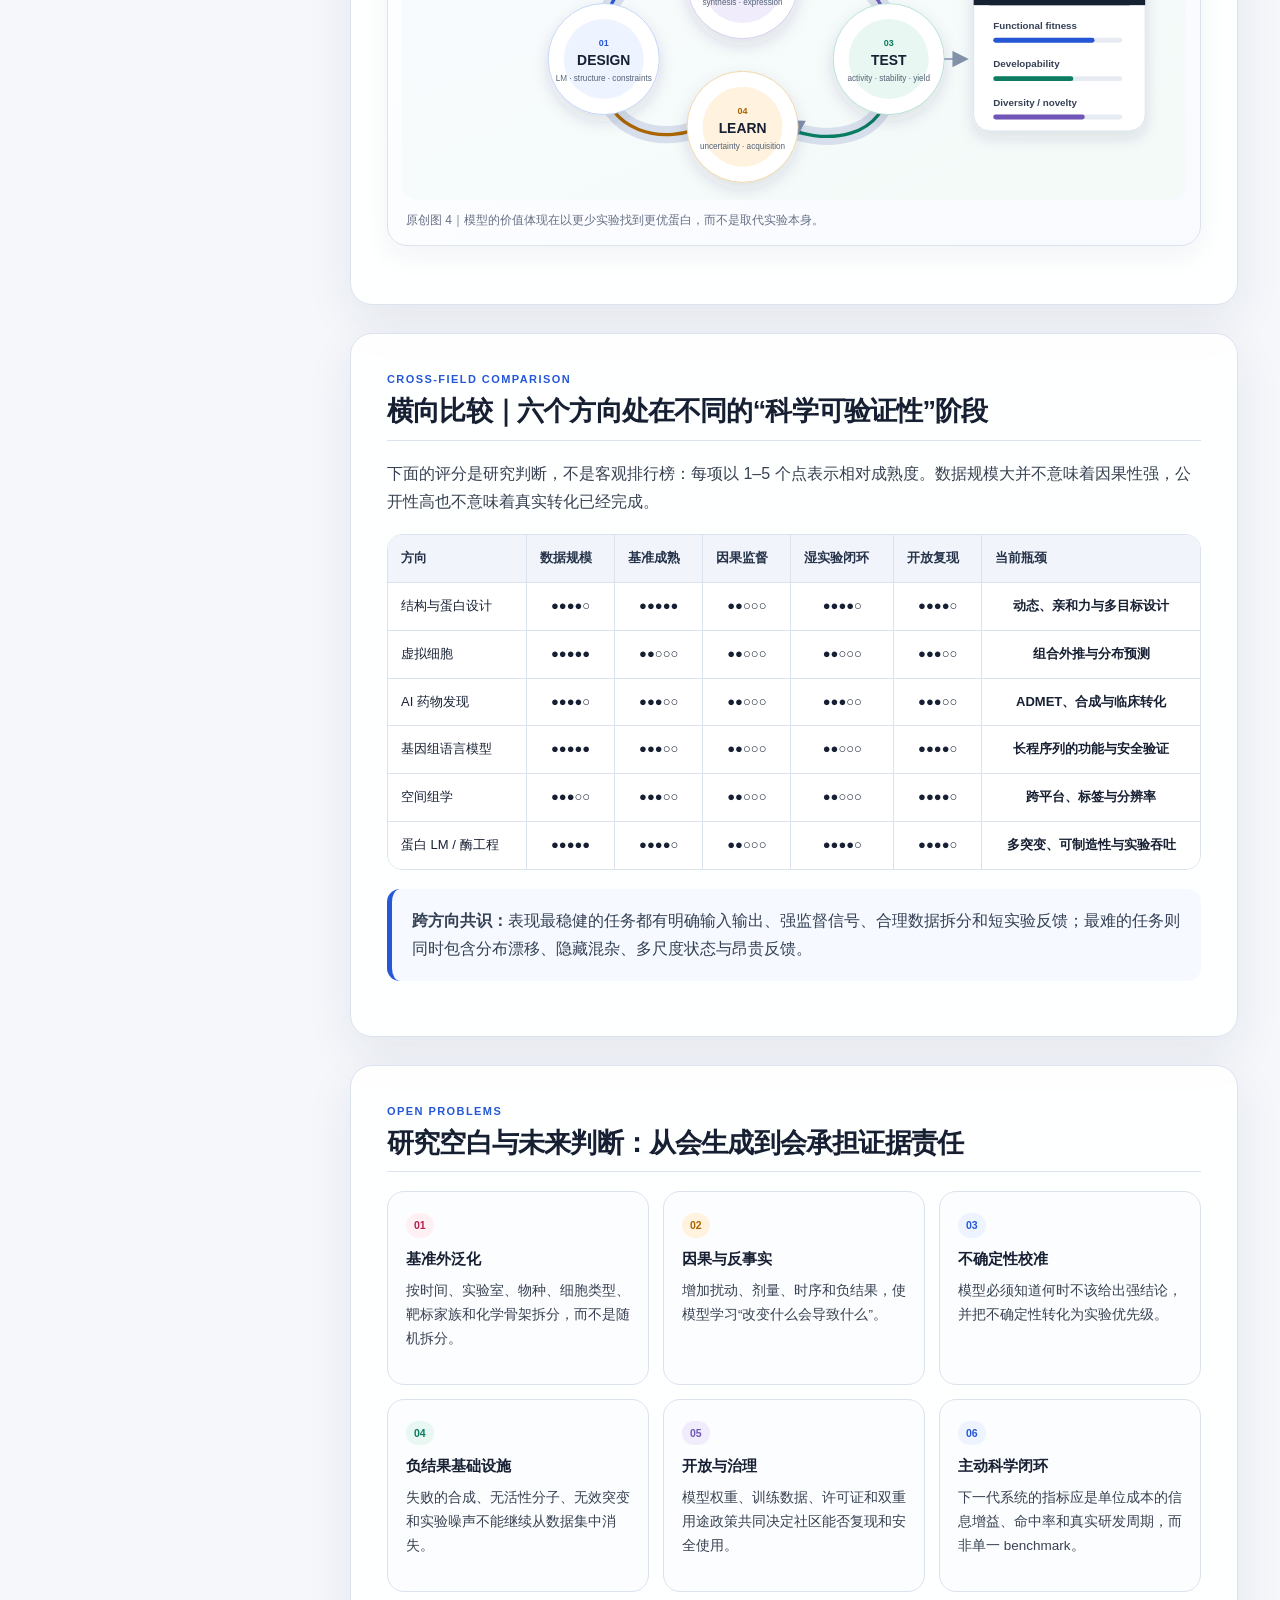
<file: notes/ai-for-biology-six-frontiers/index.html>
<!doctype html>
<html lang="zh-CN">
<head>
  <meta charset="utf-8">
  <meta name="viewport" content="width=device-width,initial-scale=1">
  <meta name="description" content="截至 2026 年 6 月的六大 AI × Bio 前沿方向深度综述：结构与设计、虚拟细胞、药物发现、基因组语言模型、空间组学、蛋白语言模型与酶工程。">
  <title>六大 AI × Bio 前沿：从预测生命到设计生命</title>
  <style>
    :root{
      --bg:#f5f7fb;--card:#fff;--ink:#172033;--muted:#667085;--line:#dbe3ef;
      --blue:#2557d6;--cyan:#087ea4;--green:#087c61;--amber:#aa6500;--rose:#b4234d;
      --purple:#7157b7;--soft:#edf3ff;--shadow:0 16px 48px rgba(27,43,73,.08);
      --radius:22px;
    }
    *{box-sizing:border-box}
    html{scroll-behavior:smooth}
    body{
      margin:0;color:var(--ink);line-height:1.76;
      font-family:-apple-system,BlinkMacSystemFont,"Segoe UI","PingFang SC","Microsoft YaHei",Arial,sans-serif;
      background:
        radial-gradient(circle at 8% 0%,#e6efff 0,transparent 28%),
        radial-gradient(circle at 96% 6%,#e7fff6 0,transparent 25%),var(--bg);
    }
    a{color:var(--blue);text-decoration:none}
    a:hover{text-decoration:underline}
    button{font:inherit}
    .scroll-progress{position:fixed;inset:0 auto auto 0;height:4px;width:0;background:linear-gradient(90deg,var(--blue),var(--cyan),var(--green));z-index:1000}
    .wrap{max-width:1240px;margin:auto;padding:36px 22px 80px}
    .hero{
      position:relative;overflow:hidden;padding:44px;border:1px solid var(--line);border-radius:30px;
      background:linear-gradient(135deg,#fff 0%,#f1f5ff 61%,#effcf8 100%);box-shadow:var(--shadow)
    }
    .hero:after{content:"";position:absolute;width:330px;height:330px;border-radius:50%;right:-150px;top:-155px;background:rgba(37,87,214,.065)}
    .eyebrow,.pill,.tag{display:inline-flex;align-items:center;border-radius:999px;font-weight:800}
    .eyebrow{padding:7px 12px;background:#e9f0ff;color:var(--blue);font-size:13px;letter-spacing:.04em}
    h1{font-size:clamp(34px,5vw,58px);line-height:1.08;letter-spacing:-.045em;margin:16px 0 18px;max-width:900px}
    .hero-dek{max-width:960px;font-size:18px;line-height:1.68;color:#46546b;margin:0}
    .meta{display:flex;gap:9px;flex-wrap:wrap;margin-top:22px}
    .pill{padding:7px 12px;border:1px solid var(--line);background:#fff;color:#445066;font-size:12.5px}
    .direction-grid{display:grid;grid-template-columns:repeat(3,1fr);gap:12px;margin-top:26px;position:relative;z-index:1}
    .direction-card{padding:16px;border:1px solid var(--line);border-radius:16px;background:rgba(255,255,255,.78);color:var(--ink);transition:.2s}
    .direction-card:hover{transform:translateY(-2px);border-color:var(--blue);text-decoration:none;box-shadow:0 10px 28px rgba(37,87,214,.09)}
    .direction-card small{display:block;color:var(--muted);font-weight:700;margin-bottom:3px}
    .direction-card b{font-size:14px}
    .metric-strip{display:grid;grid-template-columns:repeat(4,1fr);gap:12px;margin:20px 0 28px}
    .metric{padding:18px;border:1px solid var(--line);border-radius:17px;background:rgba(255,255,255,.9);box-shadow:var(--shadow)}
    .metric strong{display:block;font-size:25px;line-height:1.2;color:var(--blue)}
    .metric span{font-size:12.5px;color:var(--muted)}
    .layout{display:grid;grid-template-columns:280px minmax(0,1fr);gap:28px;align-items:start}
    .layout>main{min-width:0}
    .sidebar{position:sticky;top:18px}
    nav{padding:18px;border:1px solid var(--line);border-radius:var(--radius);background:rgba(255,255,255,.92);backdrop-filter:blur(12px);box-shadow:var(--shadow)}
    nav h2{font-size:15px;margin:0 0 10px;padding:0 0 9px;border-bottom:1px solid var(--line)}
    nav a{display:block;padding:8px 10px;margin:2px 0;border-radius:9px;color:#3e4a60;font-size:13px;line-height:1.45}
    nav a:hover,nav a.active{background:var(--soft);color:var(--blue);font-weight:750;text-decoration:none}
    .nav-toggle{display:none;width:100%;padding:11px;border:1px solid var(--line);border-radius:12px;background:#fff;color:var(--ink);font-weight:800;margin-bottom:8px}
    section{scroll-margin-top:18px;padding:36px;margin-bottom:28px;border:1px solid var(--line);border-radius:var(--radius);background:rgba(255,255,255,.95);box-shadow:var(--shadow)}
    .section-kicker{font-size:11px;color:var(--blue);font-weight:900;text-transform:uppercase;letter-spacing:.13em}
    h2{font-size:27px;line-height:1.25;letter-spacing:-.03em;margin:5px 0 19px;padding-bottom:11px;border-bottom:1px solid var(--line)}
    h3{font-size:19px;margin:28px 0 12px;line-height:1.35}
    h4{font-size:15px;margin:0 0 7px}
    p{margin:0 0 15px;color:#374151}
    .lead{font-size:17px;color:#3d4a61}
    .callout{padding:18px 20px;margin:19px 0;border-left:5px solid var(--blue);border-radius:13px;background:#f6f9ff;color:#344054}
    .callout.warn{border-left-color:var(--amber);background:#fff9ef;color:#654006}
    .callout.ok{border-left-color:var(--green);background:#f1faf6;color:#075340}
    .callout.rose{border-left-color:var(--rose);background:#fff5f7;color:#6c1732}
    .grid{display:grid;grid-template-columns:repeat(3,1fr);gap:14px;margin:18px 0}
    .grid.two{grid-template-columns:repeat(2,1fr)}
    .grid.four{grid-template-columns:repeat(4,1fr)}
    .card{padding:18px;border:1px solid var(--line);border-radius:17px;background:#fcfdff}
    .card p,.card li{font-size:13.5px}
    .tag{padding:3px 8px;margin-bottom:8px;background:var(--soft);color:var(--blue);font-size:10.5px}
    .tag.green{background:#e8f7f1;color:var(--green)}
    .tag.amber{background:#fff3df;color:var(--amber)}
    .tag.rose{background:#fff0f3;color:var(--rose)}
    .tag.purple{background:#f0ecfb;color:var(--purple)}
    .compact-list{margin:8px 0 0;padding-left:18px;color:#465168}
    .compact-list li{margin:6px 0}
    .table-wrap{overflow-x:auto;margin:18px 0;border:1px solid var(--line);border-radius:15px}
    table{width:100%;border-collapse:separate;border-spacing:0;background:#fff;font-size:13px;min-width:790px}
    th,td{padding:12px 13px;vertical-align:top;border-right:1px solid var(--line);border-bottom:1px solid var(--line)}
    th{background:#f1f5fb;color:#26334a;text-align:left;font-weight:850}
    th:last-child,td:last-child{border-right:0}
    tr:last-child td{border-bottom:0}
    tr:hover td{background:#fafcff}
    .status{white-space:nowrap;font-weight:800}
    .status.open{color:var(--green)} .status.partial{color:var(--amber)} .status.closed{color:var(--rose)}
    .figure{margin:22px 0;padding:14px;border:1px solid var(--line);border-radius:18px;background:#fff;text-align:center}
    .figure img{display:block;width:100%;max-height:650px;object-fit:contain;border-radius:11px;cursor:zoom-in}
    .caption{font-size:12px;color:var(--muted);margin:11px 4px 2px;line-height:1.55;text-align:left}
    .svg-figure{margin:22px 0;padding:14px;border:1px solid var(--line);border-radius:20px;background:linear-gradient(145deg,#fff,#f8faff);overflow:auto;box-shadow:0 10px 28px rgba(27,43,73,.055)}
    .svg-figure svg{display:block;width:100%;min-width:700px;height:auto;border-radius:14px}
    .timeline{position:relative;margin:20px 0;padding-left:27px}
    .timeline:before{content:"";position:absolute;left:8px;top:5px;bottom:5px;width:2px;background:var(--line)}
    .tl{position:relative;padding:0 0 19px}
    .tl:last-child{padding-bottom:0}
    .tl:before{content:"";position:absolute;left:-24px;top:7px;width:11px;height:11px;border-radius:50%;background:#fff;border:3px solid var(--blue)}
    .tl b{font-size:14px}.tl span{display:block;color:var(--muted);font-size:13px}
    .evidence-row{display:grid;grid-template-columns:repeat(4,1fr);gap:10px;margin:16px 0}
    .evidence{padding:13px;border-radius:13px;border:1px solid var(--line);font-size:12px;background:#fff}
    .evidence b{display:block;margin-bottom:3px}
    .evidence.author{border-top:4px solid var(--blue)} .evidence.independent{border-top:4px solid var(--cyan)}
    .evidence.wet{border-top:4px solid var(--green)} .evidence.outlook{border-top:4px solid var(--amber)}
    .matrix td:not(:first-child){text-align:center;font-weight:800}
    .score{display:inline-block;width:10px;height:10px;margin:0 2px;border-radius:50%;background:#dce3ec}
    .score.on{background:var(--blue)} .score.green{background:var(--green)} .score.amber{background:var(--amber)}
    .refs{columns:2;column-gap:34px;padding-left:23px}
    .refs li{break-inside:avoid;margin:0 0 10px;color:#465168;font-size:12.5px}
    footer{text-align:center;color:#5e697d;font-size:12.5px;line-height:1.8;padding:25px 0 0}
    .back-top{position:fixed;right:22px;bottom:22px;width:43px;height:43px;border-radius:50%;border:1px solid var(--line);background:#fff;color:var(--blue);box-shadow:var(--shadow);cursor:pointer;opacity:0;pointer-events:none;transition:.2s;z-index:50}
    .back-top.show{opacity:1;pointer-events:auto}
    dialog{width:min(1120px,94vw);max-height:92vh;padding:12px;border:0;border-radius:18px;background:#fff;box-shadow:0 30px 100px rgba(0,0,0,.35)}
    dialog::backdrop{background:rgba(10,18,31,.78)}
    dialog img{display:block;max-width:100%;max-height:82vh;margin:auto;object-fit:contain}
    .modal-close{float:right;border:0;background:#edf2fa;border-radius:999px;width:34px;height:34px;cursor:pointer;margin-bottom:8px}
    .sr-only{position:absolute;width:1px;height:1px;padding:0;margin:-1px;overflow:hidden;clip:rect(0,0,0,0);white-space:nowrap;border:0}
    @media(max-width:960px){
      .wrap{padding:20px 14px 60px}.hero{padding:29px 23px}.layout{grid-template-columns:1fr}.sidebar{position:relative;top:0}
      .nav-toggle{display:block}nav{display:none}nav.open{display:block}.direction-grid{grid-template-columns:repeat(2,1fr)}
      .metric-strip{grid-template-columns:repeat(2,1fr)}.grid,.grid.two,.grid.four{grid-template-columns:1fr}.evidence-row{grid-template-columns:repeat(2,1fr)}
      section{padding:26px 20px}.refs{columns:1}
    }
    @media(max-width:560px){
      .direction-grid,.metric-strip,.evidence-row{grid-template-columns:1fr}h1{font-size:35px}.hero-dek{font-size:16px}
      section{padding:23px 17px}h2{font-size:23px}.back-top{right:14px;bottom:14px}
    }
    @media(prefers-reduced-motion:reduce){html{scroll-behavior:auto}*{transition:none!important}}
  </style>
</head>
<body>
  <div class="scroll-progress" id="scrollProgress" aria-hidden="true"></div>
  <div class="wrap">
    <header class="hero">
      <div class="eyebrow">Technical Review · AI for Biology · 2026</div>
      <h1>六大 AI × Bio 前沿：<br>从预测生命到设计生命</h1>
      <p class="hero-dek">蛋白结构、虚拟细胞、药物发现、基因组语言模型、空间组学与蛋白语言模型，正在汇合成一套新的生命科学技术栈。真正的分水岭已不再是模型能否生成一个答案，而是答案能否跨分布成立、能否估计不确定性，以及能否进入可验证的实验闭环。</p>
      <div class="meta">
        <span class="pill">资料截止：2026-06-11</span>
        <span class="pill">对象：研究者与产业从业者</span>
        <span class="pill">证据：论文 + 官方项目 + 独立基准</span>
        <span class="pill">语言：中文 / English terms</span>
      </div>
      <div class="direction-grid">
        <a class="direction-card" href="#protein-structure"><small>01 · Molecules</small><b>蛋白结构与生成式设计</b></a>
        <a class="direction-card" href="#virtual-cell"><small>02 · Cells</small><b>生物基础模型与虚拟细胞</b></a>
        <a class="direction-card" href="#drug-discovery"><small>03 · Therapeutics</small><b>AI 驱动药物发现</b></a>
        <a class="direction-card" href="#genome-models"><small>04 · Genomes</small><b>DNA 与基因组语言模型</b></a>
        <a class="direction-card" href="#spatial-omics"><small>05 · Tissues</small><b>单细胞与空间多组学</b></a>
        <a class="direction-card" href="#protein-language"><small>06 · Engineering</small><b>蛋白语言模型与酶工程</b></a>
      </div>
    </header>

    <div class="metric-strip" aria-label="综述关键规模">
      <div class="metric"><strong>6</strong><span>相互耦合的技术方向</span></div>
      <div class="metric"><strong>43</strong><span>核心论文与官方来源</span></div>
      <div class="metric"><strong>8.8T</strong><span>Evo 2 训练 DNA token</span></div>
      <div class="metric"><strong>150M</strong><span>Stack 统一预处理细胞</span></div>
    </div>

    <div class="layout">
      <aside class="sidebar">
        <button class="nav-toggle" id="navToggle" aria-expanded="false" aria-controls="sidebarNav">展开文章目录</button>
        <nav id="sidebarNav" aria-label="文章目录">
          <h2>文章大纲</h2>
          <a href="#summary">00 核心结论</a>
          <a href="#landscape">全景：预测、生成与闭环</a>
          <a href="#protein-structure">01 蛋白结构与设计</a>
          <a href="#virtual-cell">02 基础模型与虚拟细胞</a>
          <a href="#drug-discovery">03 AI 药物发现</a>
          <a href="#genome-models">04 基因组语言模型</a>
          <a href="#spatial-omics">05 单细胞与空间组学</a>
          <a href="#protein-language">06 蛋白 LM 与酶工程</a>
          <a href="#comparison">横向比较</a>
          <a href="#gaps">研究空白与未来判断</a>
          <a href="#references">参考文献</a>
        </nav>
      </aside>

      <main>
        <section id="summary">
          <div class="section-kicker">Executive Summary</div>
          <h2>00｜核心结论：模型能力增长快于验证能力</h2>
          <p class="lead">六个方向并不是六条平行赛道，而是从序列、分子、细胞到组织的多尺度建模体系。结构模型给生成模型提供几何约束，基因组与蛋白语言模型提供序列表征，单细胞与空间组学提供上下文，药物发现则把这些能力汇入真实干预。</p>
          <div class="grid">
            <article class="card"><span class="tag">证据最强</span><h4>结构预测与局部设计</h4><p>任务定义清楚、监督信号强、公开基准成熟。AlphaFold 系列改变了结构推断，RFdiffusion 等开始改变蛋白设计。</p></article>
            <article class="card"><span class="tag green">潜力最大</span><h4>虚拟细胞与多尺度生成</h4><p>训练数据已达亿级细胞，但跨细胞类型、跨扰动、跨平台的因果外推仍是决定性短板。</p></article>
            <article class="card"><span class="tag amber">价值瓶颈</span><h4>验证吞吐而非候选生成</h4><p>药物和蛋白候选越来越容易生成；湿实验、ADMET、可制造性和临床证据成为更稀缺的资源。</p></article>
          </div>
          <div class="callout warn"><strong>阅读原则：</strong>本文将“作者报告”“独立评测”“湿实验验证”“未来判断”分开呈现。一个模型在自建 benchmark 上领先，不等于它已获得跨实验室、跨分布或临床级可靠性。</div>
          <div class="evidence-row" aria-label="证据类型图例">
            <div class="evidence author"><b>作者报告</b>论文内部数据与比较</div>
            <div class="evidence independent"><b>独立评测</b>第三方统一数据与协议</div>
            <div class="evidence wet"><b>湿实验</b>体外、体内或自动化实验</div>
            <div class="evidence outlook"><b>前景判断</b>尚待验证的技术推断</div>
          </div>
        </section>

        <section id="landscape">
          <div class="section-kicker">Landscape</div>
          <h2>全景｜AI for Biology 正沿三层能力栈演进</h2>
          <p>第一层是<strong>预测</strong>：从序列或实验观测恢复结构、功能和状态；第二层是<strong>生成</strong>：提出满足约束的新分子、新序列或新细胞状态；第三层是<strong>闭环干预</strong>：模型选择下一轮实验，实验结果反过来更新模型。今天最成熟的是第一层，资本与研究热度集中在第二层，真正稀缺的是第三层。</p>
          <div class="svg-figure" role="img" aria-label="六大 AI 生物学方向技术全景图">
            <svg viewBox="0 0 960 520" xmlns="http://www.w3.org/2000/svg">
              <defs>
                <linearGradient id="land-bg" x1="0" y1="0" x2="1" y2="1"><stop stop-color="#f8fbff"/><stop offset="1" stop-color="#f1f7f6"/></linearGradient>
                <linearGradient id="land-core" x1="0" y1="0" x2="1" y2="1"><stop stop-color="#1d3e73"/><stop offset="1" stop-color="#172033"/></linearGradient>
                <filter id="land-shadow" x="-20%" y="-20%" width="140%" height="150%"><feDropShadow dx="0" dy="7" stdDeviation="8" flood-color="#203656" flood-opacity=".12"/></filter>
                <marker id="land-arrow" markerWidth="10" markerHeight="10" refX="8" refY="5" orient="auto"><path d="M0 0L10 5L0 10Z" fill="#8290a8"/></marker>
                <pattern id="land-grid" width="28" height="28" patternUnits="userSpaceOnUse"><path d="M28 0H0V28" fill="none" stroke="#dfe7f2" stroke-width=".65"/></pattern>
              </defs>
              <rect width="960" height="520" rx="20" fill="url(#land-bg)"/><rect width="960" height="520" rx="20" fill="url(#land-grid)" opacity=".55"/>
              <g font-family="-apple-system,BlinkMacSystemFont,'PingFang SC',sans-serif">
                <rect x="34" y="26" width="50" height="24" rx="12" fill="#2557d6"/><text x="59" y="43" text-anchor="middle" font-size="11" font-weight="800" fill="#fff">FIG 01</text>
                <text x="104" y="44" font-size="11" font-weight="800" letter-spacing="1.4" fill="#667085">MULTISCALE AI FOR BIOLOGY</text>
                <text x="34" y="82" font-size="23" font-weight="850" fill="#172033">从数字表征到可验证干预</text>
                <text x="34" y="105" font-size="12" fill="#667085">六条技术路线在实验闭环中汇合，而不是停留在孤立 benchmark</text>
                <line x1="34" y1="124" x2="926" y2="124" stroke="#d8e1ee"/>

                <text x="53" y="153" font-size="10" font-weight="800" letter-spacing="1.2" fill="#98a2b3">BIOLOGICAL SCALE</text>
                <g filter="url(#land-shadow)">
                  <rect x="52" y="171" width="196" height="90" rx="17" fill="#fff" stroke="#b9cdfc"/>
                  <rect x="52" y="171" width="7" height="90" rx="4" fill="#2557d6"/>
                  <circle cx="84" cy="201" r="14" fill="#e8efff"/><text x="84" y="205" text-anchor="middle" font-size="12" font-weight="900" fill="#2557d6">01</text>
                  <text x="108" y="202" font-size="16" font-weight="850" fill="#172033">序列层</text>
                  <text x="76" y="230" font-size="12" fill="#536176">DNA language model</text><text x="76" y="248" font-size="12" fill="#536176">Protein language model</text>

                  <rect x="273" y="171" width="196" height="90" rx="17" fill="#fff" stroke="#addfd2"/>
                  <rect x="273" y="171" width="7" height="90" rx="4" fill="#087c61"/>
                  <circle cx="305" cy="201" r="14" fill="#e5f5ef"/><text x="305" y="205" text-anchor="middle" font-size="12" font-weight="900" fill="#087c61">02</text>
                  <text x="329" y="202" font-size="16" font-weight="850" fill="#172033">分子层</text>
                  <text x="297" y="230" font-size="12" fill="#536176">Structure prediction</text><text x="297" y="248" font-size="12" fill="#536176">Molecule / protein design</text>

                  <rect x="494" y="171" width="196" height="90" rx="17" fill="#fff" stroke="#f0cf99"/>
                  <rect x="494" y="171" width="7" height="90" rx="4" fill="#aa6500"/>
                  <circle cx="526" cy="201" r="14" fill="#fff1dc"/><text x="526" y="205" text-anchor="middle" font-size="12" font-weight="900" fill="#aa6500">03</text>
                  <text x="550" y="202" font-size="16" font-weight="850" fill="#172033">细胞层</text>
                  <text x="518" y="230" font-size="12" fill="#536176">Virtual cell</text><text x="518" y="248" font-size="12" fill="#536176">Perturbation response</text>

                  <rect x="715" y="171" width="193" height="90" rx="17" fill="#fff" stroke="#d0c4ef"/>
                  <rect x="715" y="171" width="7" height="90" rx="4" fill="#7157b7"/>
                  <circle cx="747" cy="201" r="14" fill="#f0ecfb"/><text x="747" y="205" text-anchor="middle" font-size="12" font-weight="900" fill="#7157b7">04</text>
                  <text x="771" y="202" font-size="16" font-weight="850" fill="#172033">组织层</text>
                  <text x="739" y="230" font-size="12" fill="#536176">Single-cell atlas</text><text x="739" y="248" font-size="12" fill="#536176">Spatial multi-omics</text>
                </g>
                <path d="M248 216H263M469 216H484M690 216H705" stroke="#8290a8" stroke-width="2" marker-end="url(#land-arrow)"/>

                <path d="M150 276V306H480M371 276V306M592 276V306M812 276V306H480" fill="none" stroke="#9aa8bc" stroke-width="2"/>
                <circle cx="480" cy="306" r="5" fill="#2557d6"/>
                <g filter="url(#land-shadow)">
                  <rect x="271" y="328" width="418" height="100" rx="22" fill="url(#land-core)"/>
                  <rect x="293" y="349" width="70" height="22" rx="11" fill="#31578d"/><text x="328" y="364" text-anchor="middle" font-size="10" font-weight="800" fill="#dfeaff">INTERVENTION</text>
                  <text x="293" y="393" font-size="19" font-weight="850" fill="#fff">Drug discovery · Protein engineering</text>
                  <text x="293" y="414" font-size="12" fill="#cbd5e7">多尺度表征汇入可执行的设计、筛选与干预决策</text>
                  <circle cx="647" cy="378" r="22" fill="#fff" opacity=".12"/><path d="M637 378H657M647 368V388" stroke="#fff" stroke-width="3" stroke-linecap="round"/>
                </g>
                <path d="M480 306V318" stroke="#8290a8" stroke-width="2" marker-end="url(#land-arrow)"/>
                <rect x="144" y="460" width="672" height="38" rx="19" fill="#fff" stroke="#ccd7e5"/>
                <circle cx="171" cy="479" r="10" fill="#2557d6"/><text x="171" y="483" text-anchor="middle" font-size="11" font-weight="900" fill="#fff">!</text>
                <text x="194" y="483" font-size="12" font-weight="750" fill="#344054">共同底座：自动化实验 · 因果监督 · 不确定性校准 · 主动学习 · 负结果数据</text>
              </g>
            </svg>
            <div class="caption">原创图 1｜六大方向最终汇聚到 Design–Build–Test–Learn 闭环。没有实验反馈的生成，更接近高通量假设提出器，而不是自主科学系统。</div>
          </div>
          <h3>2018–2026：关键里程碑</h3>
          <div class="timeline">
            <div class="tl"><b>2018–2020｜任务基准与首批实验案例</b><span>MoleculeNet、DeepCRISPR、GENTRL DDR1 与 Halicin 证明 ML 可以进入真实发现流程。</span></div>
            <div class="tl"><b>2021–2022｜结构与长程调控突破</b><span>AlphaFold2、RoseTTAFold、Enformer、ESM-1v 将结构、调控和突变效应带入统一深度学习范式。</span></div>
            <div class="tl"><b>2023–2024｜生成模型和基础模型扩张</b><span>RFdiffusion、DiffDock、Geneformer、scGPT、Evo、AlphaFold3、ESM3 让“设计”成为主线。</span></div>
            <div class="tl"><b>2025–2026｜全原子、百万上下文与虚拟细胞</b><span>独立基准开始给热潮降温；Evo 2、STATE、Stack 和自动化 biofoundry 把重点推向跨上下文泛化与闭环验证。</span></div>
          </div>
        </section>

        <section id="protein-structure">
          <div class="section-kicker">Direction 01 · Structure & Design</div>
          <h2>01｜蛋白结构与生成式设计：从折叠求解到功能编程</h2>
          <p class="lead">AlphaFold2 解决的是“给定序列，结构是什么”；AlphaFold3 把对象扩展到蛋白、DNA、RNA、配体和离子组成的复合物；RFdiffusion 则反转问题，询问“为了某个功能，应当生成什么结构”。这是预测与设计两套技术栈的分叉点。</p>
          <div class="callout ok"><strong>成熟度判断：</strong>单蛋白结构预测已经成为基础设施；全原子复合物预测快速进步；生成式蛋白设计已有越来越多湿实验命中，但成功率依赖目标、筛选体系和可制造性，尚无一个类似 CASP 的通用设计排行榜。</div>
          <div class="table-wrap">
            <table>
              <thead><tr><th>代表工作</th><th>核心对象</th><th>真正贡献</th><th>验证边界</th><th>开放性</th></tr></thead>
              <tbody>
                <tr><td>AlphaFold2 (2021) [1]</td><td>单链/多链蛋白</td><td>把 CASP 级结构精度推近实验尺度</td><td>静态结构不等于动力学、亲和力与催化常数</td><td class="status open">代码开放</td></tr>
                <tr><td>RFdiffusion (2023) [2]</td><td>新蛋白骨架、motif、binder</td><td>扩散模型实现受几何约束的从头设计</td><td>设计成功率必须按具体湿实验任务解释</td><td class="status open">代码/权重</td></tr>
                <tr><td>AlphaFold3 (2024) [3]</td><td>蛋白、核酸、配体、离子</td><td>统一全原子复合物预测</td><td>训练数据、化学特异性和新颖配体仍需独立评测</td><td class="status partial">服务/受限代码</td></tr>
                <tr><td>RoseTTAFold All-Atom (2024) [4]</td><td>统一生物分子体系</td><td>提供 AF3 之外的 all-atom 研究路线</td><td>不同类别任务性能不应被单一均值掩盖</td><td class="status open">学术开放</td></tr>
                <tr><td>Chai-1 (2024) [5]</td><td>多模态复合物</td><td>Apache 2.0 代码与权重，支持商业研究</td><td>官方结果仍需在新靶标和真实先导优化中检验</td><td class="status open">完全开放</td></tr>
                <tr><td>Boltz-1 / Boltz-2 (2024–2025) [41]</td><td>复合物结构与配体亲和力</td><td>Boltz-1 提供全开放 AF3 路线；Boltz-2 将结构与亲和力联合建模</td><td>亲和力精度仍依赖数据域与评测协议，不能替代实验或自由能计算</td><td class="status open">MIT 代码/权重</td></tr>
              </tbody>
            </table>
          </div>
          <figure class="figure">
            <img src="assets/chai1-performance.png" loading="lazy" alt="Chai-1 官方技术报告中的多类结构预测性能比较图" data-zoom>
            <figcaption class="caption">论文/官方图｜Chai-1 technical report performance overview。来源：<a href="https://github.com/chaidiscovery/chai-lab" target="_blank" rel="noopener">Chai Discovery 官方仓库</a>。该图适合说明开放模型对 AF3 类任务的追赶，但不应被解读为所有真实药物项目中的统一排名。</figcaption>
          </figure>
          <h3>预测模型与设计模型的评价标准不同</h3>
          <div class="grid">
            <article class="card"><span class="tag">结构推断</span><h4>恢复是否准确</h4><p>关注 lDDT、DockQ、界面精度、配体 pose、原子碰撞和置信度校准。</p></article>
            <article class="card"><span class="tag green">生成设计</span><h4>实验是否命中</h4><p>关注 motif scaffold 成功、结合/催化活性、多样性、表达、稳定性与可制造性。</p></article>
            <article class="card"><span class="tag amber">下一阶段</span><h4>能否联合优化</h4><p>结构、亲和力、选择性、动态构象、免疫原性和生产属性必须进入同一闭环。</p></article>
          </div>
          <div class="callout rose"><strong>关键反例：</strong>高置信度结构不必然意味着正确的化学特异性；能生成稳定骨架也不必然意味着有目标功能。结构是必要的中间表征，不是终点。</div>
        </section>

        <section id="virtual-cell">
          <div class="section-kicker">Direction 02 · Foundation Models</div>
          <h2>02｜生物基础模型与虚拟细胞：规模已经到位，因果性尚未到位</h2>
          <p class="lead">Geneformer、scGPT 和 scFoundation 证明单细胞预训练表征可以跨任务迁移；Arc 的 STATE 与 Stack 则把问题重新定义为：给定细胞背景和扰动条件，能否生成未见过的响应分布。后者才是“虚拟细胞”的核心考试。</p>
          <div class="svg-figure" role="img" aria-label="虚拟细胞模型的数据流">
            <svg viewBox="0 0 960 440" xmlns="http://www.w3.org/2000/svg">
              <defs>
                <linearGradient id="vc-bg" x1="0" y1="0" x2="1" y2="1"><stop stop-color="#f9fbff"/><stop offset="1" stop-color="#f3f8f6"/></linearGradient>
                <linearGradient id="vc-model" x1="0" y1="0" x2="1" y2="1"><stop stop-color="#244f8a"/><stop offset=".55" stop-color="#172e52"/><stop offset="1" stop-color="#152238"/></linearGradient>
                <filter id="vc-shadow" x="-20%" y="-20%" width="140%" height="150%"><feDropShadow dx="0" dy="7" stdDeviation="8" flood-color="#203656" flood-opacity=".12"/></filter>
                <marker id="vc-arrow" markerWidth="10" markerHeight="10" refX="8" refY="5" orient="auto"><path d="M0 0L10 5L0 10Z" fill="#8290a8"/></marker>
              </defs>
              <rect width="960" height="440" rx="20" fill="url(#vc-bg)"/>
              <g font-family="-apple-system,BlinkMacSystemFont,'PingFang SC',sans-serif">
                <rect x="34" y="26" width="50" height="24" rx="12" fill="#087c61"/><text x="59" y="43" text-anchor="middle" font-size="11" font-weight="800" fill="#fff">FIG 02</text>
                <text x="104" y="44" font-size="11" font-weight="800" letter-spacing="1.4" fill="#667085">CONDITIONAL CELL-STATE GENERATION</text>
                <text x="34" y="82" font-size="23" font-weight="850" fill="#172033">Virtual Cell：从观测表征到反事实响应</text>
                <text x="34" y="105" font-size="12" fill="#667085">输入不只是表达矩阵，还包括生物背景、干预剂量、时间和实验上下文</text>
                <line x1="34" y1="124" x2="926" y2="124" stroke="#d8e1ee"/>

                <g filter="url(#vc-shadow)">
                  <rect x="38" y="158" width="190" height="134" rx="18" fill="#fff" stroke="#b9cdfc"/>
                  <rect x="38" y="158" width="190" height="34" rx="18" fill="#edf3ff"/><rect x="38" y="175" width="190" height="17" fill="#edf3ff"/>
                  <circle cx="60" cy="175" r="7" fill="#2557d6"/><text x="75" y="180" font-size="12" font-weight="850" fill="#2557d6">BASE STATE</text>
                  <text x="60" y="220" font-size="15" font-weight="850" fill="#172033">基础细胞状态</text>
                  <text x="60" y="245" font-size="12" fill="#536176">cell type · donor · disease</text>
                  <text x="60" y="266" font-size="12" fill="#536176">baseline expression · batch</text>

                  <rect x="253" y="158" width="190" height="134" rx="18" fill="#fff" stroke="#efce99"/>
                  <rect x="253" y="158" width="190" height="34" rx="18" fill="#fff3df"/><rect x="253" y="175" width="190" height="17" fill="#fff3df"/>
                  <circle cx="275" cy="175" r="7" fill="#aa6500"/><text x="290" y="180" font-size="12" font-weight="850" fill="#aa6500">CONDITION</text>
                  <text x="275" y="220" font-size="15" font-weight="850" fill="#172033">干预与上下文</text>
                  <text x="275" y="245" font-size="12" fill="#536176">drug · CRISPR · cytokine</text>
                  <text x="275" y="266" font-size="12" fill="#536176">dose · time · environment</text>

                  <rect x="487" y="145" width="226" height="160" rx="22" fill="url(#vc-model)"/>
                  <rect x="510" y="165" width="92" height="22" rx="11" fill="#31578d"/><text x="556" y="180" text-anchor="middle" font-size="10" font-weight="800" fill="#e7efff">FOUNDATION MODEL</text>
                  <text x="510" y="217" font-size="18" font-weight="850" fill="#fff">Cell × Gene Attention</text>
                  <text x="510" y="243" font-size="12" fill="#ccd8eb">context encoder · conditional decoder</text>
                  <text x="510" y="265" font-size="12" fill="#ccd8eb">distribution modeling · in-context learning</text>
                  <rect x="510" y="278" width="174" height="4" rx="2" fill="#3e628f"/><rect x="510" y="278" width="108" height="4" rx="2" fill="#68d0b0"/>

                  <rect x="758" y="158" width="164" height="134" rx="18" fill="#fff" stroke="#a8ddcf"/>
                  <rect x="758" y="158" width="164" height="34" rx="18" fill="#e8f7f1"/><rect x="758" y="175" width="164" height="17" fill="#e8f7f1"/>
                  <circle cx="780" cy="175" r="7" fill="#087c61"/><text x="795" y="180" font-size="12" font-weight="850" fill="#087c61">OUTPUT</text>
                  <text x="780" y="220" font-size="15" font-weight="850" fill="#172033">响应状态分布</text>
                  <text x="780" y="245" font-size="12" fill="#536176">expression shift</text>
                  <text x="780" y="266" font-size="12" fill="#536176">subpopulation · uncertainty</text>
                </g>
                <path d="M228 225H243M443 225H477M713 225H748" stroke="#8290a8" stroke-width="2" marker-end="url(#vc-arrow)"/>
                <rect x="135" y="344" width="690" height="62" rx="17" fill="#fff" stroke="#efbcc9"/>
                <rect x="135" y="344" width="8" height="62" rx="4" fill="#b4234d"/>
                <text x="164" y="370" font-size="13" font-weight="850" fill="#8e1c3e">GENERALIZATION STRESS TEST</text>
                <text x="164" y="391" font-size="12" fill="#536176">未见细胞类型 × 未见扰动 × 未见实验室｜恢复异质性、剂量响应、时序与失败概率</text>
              </g>
            </svg>
            <div class="caption">原创图 2｜“虚拟细胞”不是把表达矩阵压成 embedding，而是对反事实扰动后的细胞状态分布进行可校准预测。</div>
          </div>
          <figure class="figure">
            <img src="assets/scgpt-figure1.png" loading="lazy" alt="scGPT 论文 Figure 1，展示单细胞生成式预训练、任务微调、模型架构与细胞嵌入流程" data-zoom>
            <figcaption class="caption">论文原图｜scGPT Figure 1：超过 3300 万细胞上的生成式预训练、任务微调与多类下游应用。它代表第一代单细胞基础模型的“预训练表征 → 任务迁移”范式，但并不能单独证明对未见扰动具有可靠的因果外推能力。点击图片可放大。来源：<a href="https://www.nature.com/articles/s41592-024-02201-0" target="_blank" rel="noopener">Cui et al., Nature Methods, 2024</a> [7]。</figcaption>
          </figure>
          <div class="table-wrap">
            <table>
              <thead><tr><th>模型</th><th>公开训练规模</th><th>主要定位</th><th>需要谨慎之处</th><th>开放性</th></tr></thead>
              <tbody>
                <tr><td>Geneformer [6]</td><td>约 3000 万细胞</td><td>基因网络与小样本迁移</td><td>零样本 embedding 并非稳定优于经典方法</td><td class="status open">权重/代码</td></tr>
                <tr><td>scGPT [7]</td><td>超过 3300 万细胞</td><td>生成式单细胞多组学迁移</td><td>官方仓库仍有部分预训练/微调能力未完整产品化</td><td class="status open">代码/检查点</td></tr>
                <tr><td>scFoundation [8]</td><td>超过 5000 万细胞，1 亿参数</td><td>表达、注释、药物与扰动任务</td><td>不同下游任务的拆分和泄漏风险需逐项检查</td><td class="status open">代码/权重</td></tr>
                <tr><td>STATE [9]</td><td>近 1.7 亿观测 + 超 1 亿扰动细胞</td><td>跨上下文扰动响应</td><td>官方许可与外部复现范围有限</td><td class="status partial">非商业使用</td></tr>
                <tr><td>Stack [10]</td><td>1.5 亿统一预处理细胞</td><td>in-context 生成未见细胞状态</td><td>2026 新工作，独立基准和湿实验验证仍待积累</td><td class="status partial">非商业许可</td></tr>
              </tbody>
            </table>
          </div>
          <div class="callout warn"><strong>独立评测的降温信号：</strong>Geneformer/scGPT 的零样本细胞表示在多数据集上并不稳定超过 HVG、scVI 或 Harmony；扰动预测研究也反复发现，深度模型在严格的 unseen-perturbation 设定下可能不胜简单线性或均值基线 [11][12]。</div>
          <h3>模型之外：数据与评测基础设施</h3>
          <div class="grid two">
            <article class="card"><span class="tag green">Data</span><h4>Virtual Cell Atlas</h4><p>Arc Institute 与测序平台合作建设标准化的大规模观测和扰动单细胞资源。其关键价值不是再堆一个细胞总数，而是统一实验元数据、质量控制与可用于跨上下文学习的扰动数据。</p></article>
            <article class="card"><span class="tag amber">Benchmark</span><h4>Virtual Cell Challenge [43]</h4><p>把“由基础状态预测扰动后细胞状态”转化为公开任务。真正有区分度的协议应同时考察未见细胞背景、未见扰动、分布恢复和生物学效应，而不只比较平均表达重建误差。</p></article>
          </div>
          <h3>未来三项硬指标</h3>
          <div class="grid">
            <article class="card"><span class="tag">外推</span><h4>组合泛化</h4><p>同时面对未见 donor、cell type、perturbation 和 batch，而不是只缺一个维度。</p></article>
            <article class="card"><span class="tag green">分布</span><h4>恢复异质性</h4><p>预测完整细胞状态分布、稀有亚群和时序轨迹，而不只是平均表达变化。</p></article>
            <article class="card"><span class="tag amber">决策</span><h4>主动实验</h4><p>模型应能提出最能降低不确定性的下一轮实验，而不是被动输出一个矩阵。</p></article>
          </div>
        </section>

        <section id="drug-discovery">
          <div class="section-kicker">Direction 03 · Drug Discovery</div>
          <h2>03｜AI 驱动药物发现：候选越来越多，证据链仍然稀缺</h2>
          <p class="lead">AI 药物发现不是一条单模型流水线，而是靶点识别、分子生成、虚拟筛选、三维 pose、性质预测、ADMET、合成与实验验证的组合系统。任一环节的误差都会在后续被放大。</p>
          <figure class="figure">
            <img src="assets/txgnn-figure1.png" loading="lazy" alt="TxGNN 知识图谱与零样本药物重定位框架图" data-zoom>
            <figcaption class="caption">论文/官方图｜TxGNN Figure 1。模型在包含 17,080 种疾病和 7,957 个治疗候选的知识图谱上进行零样本适应症/禁忌症推断。来源：<a href="https://github.com/mims-harvard/TxGNN" target="_blank" rel="noopener">TxGNN 官方仓库</a> [15]。</figcaption>
          </figure>
          <figure class="figure">
            <img src="assets/diffdock-overview.png" loading="lazy" alt="DiffDock 扩散式分子对接流程图" data-zoom>
            <figcaption class="caption">论文/官方图｜DiffDock overview。它生成蛋白–配体结合 pose 与置信度，但官方明确说明该置信度不是结合亲和力。来源：<a href="https://github.com/gcorso/DiffDock" target="_blank" rel="noopener">DiffDock 官方仓库</a> [16]。</figcaption>
          </figure>
          <div class="table-wrap">
            <table>
              <thead><tr><th>环节</th><th>代表工作</th><th>已证明的价值</th><th>未解决的风险</th></tr></thead>
              <tbody>
                <tr><td>实验型发现案例</td><td>GENTRL DDR1 [13]、Halicin [14]</td><td>缩短 hit generation；从巨大分子库发现非直觉候选</td><td>单案例不能外推到整体临床成功率</td></tr>
                <tr><td>药物重定位</td><td>TxGNN [15]</td><td>在无已知治疗的疾病上做零样本排序与解释</td><td>知识图谱偏差、因果方向和临床可行动性</td></tr>
                <tr><td>三维表征/对接</td><td>Uni-Mol、DiffDock-L、DynamicBind [16][17]</td><td>更强的 3D 表征、blind docking 与诱导契合建模</td><td>pose、affinity、selectivity 是不同任务</td></tr>
                <tr><td>ADMET</td><td>ADMET-AI [18]</td><td>快速筛选多个药代与毒理终点</td><td>新化学空间上的分布漂移与校准</td></tr>
                <tr><td>公共基础设施</td><td>MoleculeNet、TDC [19][20]</td><td>统一数据、划分、任务与指标</td><td>benchmark 提升不等于项目真实成功率</td></tr>
                <tr><td>独立结构基准</td><td>PoseBench [42]</td><td>统一比较 fixed-protein docking、flexible docking 与 co-folding</td><td>新序列、多配体、化学特异性与物理合理性仍是共同难点</td></tr>
              </tbody>
            </table>
          </div>
          <div class="callout rose"><strong>最常见的概念偷换：</strong>“pose 更准”不等于“亲和力更准”，“性质预测更准”不等于“可成药”，“生成新颖”也不等于“可合成、可选择、可安全进入人体”。PoseBench 还说明，结构命中率必须与化学特异性、碰撞和多配体完整性一起检查 [42]。</div>
          <h3>真正的端到端系统应如何闭环</h3>
          <div class="svg-figure" role="img" aria-label="AI 药物发现闭环">
            <svg viewBox="0 0 960 470" xmlns="http://www.w3.org/2000/svg">
              <defs>
                <linearGradient id="drug-bg" x1="0" y1="0" x2="1" y2="1"><stop stop-color="#fafcff"/><stop offset="1" stop-color="#f7f5fb"/></linearGradient>
                <radialGradient id="drug-core"><stop stop-color="#31578d"/><stop offset="1" stop-color="#172033"/></radialGradient>
                <filter id="drug-shadow" x="-30%" y="-30%" width="160%" height="170%"><feDropShadow dx="0" dy="8" stdDeviation="9" flood-color="#203656" flood-opacity=".14"/></filter>
                <marker id="drug-arrow" markerWidth="10" markerHeight="10" refX="8" refY="5" orient="auto"><path d="M0 0L10 5L0 10Z" fill="#8290a8"/></marker>
              </defs>
              <rect width="960" height="470" rx="20" fill="url(#drug-bg)"/>
              <g font-family="-apple-system,BlinkMacSystemFont,'PingFang SC',sans-serif">
                <rect x="34" y="26" width="50" height="24" rx="12" fill="#7157b7"/><text x="59" y="43" text-anchor="middle" font-size="11" font-weight="800" fill="#fff">FIG 03</text>
                <text x="104" y="44" font-size="11" font-weight="800" letter-spacing="1.4" fill="#667085">CLOSED-LOOP DRUG DISCOVERY</text>
                <text x="34" y="82" font-size="23" font-weight="850" fill="#172033">候选生成只是闭环的起点</text>
                <text x="34" y="105" font-size="12" fill="#667085">研发效率取决于实验反馈的信息增益，而不是一次生成多少分子</text>
                <line x1="34" y1="124" x2="926" y2="124" stroke="#d8e1ee"/>

                <g filter="url(#drug-shadow)">
                  <circle cx="480" cy="282" r="71" fill="url(#drug-core)"/>
                  <circle cx="480" cy="282" r="50" fill="none" stroke="#52729e" stroke-width="1.5" stroke-dasharray="3 4"/>
                  <text x="480" y="270" text-anchor="middle" font-size="12" font-weight="800" fill="#bcd0ec">ACTIVE</text>
                  <text x="480" y="293" text-anchor="middle" font-size="20" font-weight="900" fill="#fff">LEARNING</text>
                  <text x="480" y="314" text-anchor="middle" font-size="10" fill="#cbd7e9">uncertainty → next experiment</text>

                  <rect x="74" y="178" width="164" height="86" rx="17" fill="#fff" stroke="#b9cdfc"/>
                  <rect x="74" y="178" width="7" height="86" rx="4" fill="#2557d6"/><text x="99" y="207" font-size="10" font-weight="800" fill="#2557d6">01 · TARGET</text>
                  <text x="99" y="233" font-size="15" font-weight="850" fill="#172033">因果靶点识别</text><text x="99" y="251" font-size="11" fill="#667085">genetics · omics · mechanism</text>

                  <rect x="288" y="145" width="164" height="86" rx="17" fill="#fff" stroke="#d0c4ef"/>
                  <rect x="288" y="145" width="7" height="86" rx="4" fill="#7157b7"/><text x="313" y="174" font-size="10" font-weight="800" fill="#7157b7">02 · GENERATE</text>
                  <text x="313" y="200" font-size="15" font-weight="850" fill="#172033">分子与结合构象</text><text x="313" y="218" font-size="11" fill="#667085">novelty · pose · affinity prior</text>

                  <rect x="508" y="145" width="164" height="86" rx="17" fill="#fff" stroke="#efce99"/>
                  <rect x="508" y="145" width="7" height="86" rx="4" fill="#aa6500"/><text x="533" y="174" font-size="10" font-weight="800" fill="#aa6500">03 · SYNTHESIZE</text>
                  <text x="533" y="200" font-size="15" font-weight="850" fill="#172033">合成与可制造性</text><text x="533" y="218" font-size="11" fill="#667085">route · yield · chemical quality</text>

                  <rect x="722" y="178" width="164" height="86" rx="17" fill="#fff" stroke="#a8ddcf"/>
                  <rect x="722" y="178" width="7" height="86" rx="4" fill="#087c61"/><text x="747" y="207" font-size="10" font-weight="800" fill="#087c61">04 · ASSAY</text>
                  <text x="747" y="233" font-size="15" font-weight="850" fill="#172033">活性与选择性</text><text x="747" y="251" font-size="11" fill="#667085">potency · selectivity · phenotype</text>

                  <rect x="618" y="328" width="188" height="86" rx="17" fill="#fff" stroke="#efbcc9"/>
                  <rect x="618" y="328" width="7" height="86" rx="4" fill="#b4234d"/><text x="643" y="357" font-size="10" font-weight="800" fill="#b4234d">05 · ADMET</text>
                  <text x="643" y="383" font-size="15" font-weight="850" fill="#172033">药代与安全性</text><text x="643" y="401" font-size="11" fill="#667085">PK · toxicity · in vivo exposure</text>

                  <rect x="154" y="328" width="210" height="86" rx="17" fill="#fff" stroke="#cbd5e1"/>
                  <rect x="154" y="328" width="7" height="86" rx="4" fill="#475467"/><text x="179" y="357" font-size="10" font-weight="800" fill="#475467">06 · EVIDENCE</text>
                  <text x="179" y="383" font-size="15" font-weight="850" fill="#172033">阴性结果与失败模式</text><text x="179" y="401" font-size="11" fill="#667085">inactive · failed synthesis · OOD</text>
                </g>
                <path d="M238 196Q270 170 288 174M452 166H498M672 174Q710 180 722 196M804 264Q800 318 768 328M618 384Q540 426 364 384M154 370Q90 325 105 264" fill="none" stroke="#8290a8" stroke-width="2.3" marker-end="url(#drug-arrow)"/>
                <path d="M366 348Q405 322 419 308M618 348Q560 315 546 306" fill="none" stroke="#5477a8" stroke-width="2" stroke-dasharray="5 4" marker-end="url(#drug-arrow)"/>
              </g>
            </svg>
            <div class="caption">原创图 3｜工业价值来自闭环的单位实验信息增益，而不是单次生成的分子数量。</div>
          </div>
        </section>

        <section id="genome-models">
          <div class="section-kicker">Direction 04 · Genomic Language Models</div>
          <h2>04｜DNA 与基因组语言模型：从局部 motif 到百万碱基上下文</h2>
          <p class="lead">DNABERT 把基因组当作语言，Enformer 强化长程调控建模，Nucleotide Transformer 系统研究参数和物种规模，Evo/Evo 2 则进一步统一单碱基分辨率的预测与生成。到 2026 年，问题已从“能否学到序列语法”转向“生成的序列能否在细胞中按预期工作”。</p>
          <figure class="figure">
            <img src="assets/evo2-figure1.png" loading="lazy" alt="Evo 2 论文 Figure 1，展示跨生命域基因组任务、OpenGenome2 数据、模型架构与长上下文性能" data-zoom>
            <figcaption class="caption">论文原图｜Evo 2 Figure 1：概括跨 DNA、RNA、蛋白质与表观基因组的预测和设计任务，并展示 8.8 万亿 token 的 OpenGenome2、StripedHyena 2 架构及最长 100 万碱基上下文实验。相比原先的项目封面图，这张图能直接支撑正文中的数据规模、架构和长上下文判断。点击图片可放大。来源：<a href="https://www.nature.com/articles/s41586-026-10176-5" target="_blank" rel="noopener">Brixi et al., Nature, 2026</a> [25]。</figcaption>
          </figure>
          <div class="table-wrap">
            <table>
              <thead><tr><th>模型</th><th>上下文/规模</th><th>优势任务</th><th>关键限制</th></tr></thead>
              <tbody>
                <tr><td>DNABERT [21]</td><td>局部 k-mer</td><td>promoter、splice、TFBS 分类</td><td>tokenization 与跨物种迁移有限</td></tr>
                <tr><td>Enformer [22]</td><td>约 100 kb 级输入</td><td>表达与染色质状态、远程调控</td><td>变异方向性和个体差异仍不充分</td></tr>
                <tr><td>DNABERT-2 [23]</td><td>BPE + 多物种</td><td>工程效率、GUE 基准</td><td>不同任务领先模型不同</td></tr>
                <tr><td>Nucleotide Transformer [24]</td><td>50M–2.5B 参数，数千基因组</td><td>低数据迁移、变异优先级</td><td>参数放大并非所有任务都单调增益</td></tr>
                <tr><td>Evo 2 [25]</td><td>8.8T token，最长 1M bp</td><td>跨生命域生成、变异效应、基因组设计</td><td>大规模生成的功能、安全与生态风险需实验审计</td></tr>
                <tr><td>DNA-Diffusion [26]</td><td>200 bp 调控元件</td><td>细胞类型特异 enhancer 生成</td><td>局部 reporter 活性不等同于原位调控</td></tr>
              </tbody>
            </table>
          </div>
          <div class="callout warn"><strong>不存在统一“最佳 DNA 模型”：</strong>独立零样本基准显示，splice site、表观修饰、人类基因组分类和超长序列扩展性由不同模型占优 [27]。模型选择必须从任务、序列长度、物种与评测协议出发。</div>
          <div class="grid">
            <article class="card"><span class="tag">Predict</span><h4>变异效应</h4><p>零样本 likelihood 能否与致病性、表达改变或适应度一致。</p></article>
            <article class="card"><span class="tag purple">Generate</span><h4>调控元件与基因组</h4><p>生成序列是否具有目标细胞类型、时空与剂量特异性。</p></article>
            <article class="card"><span class="tag rose">Govern</span><h4>生物安全</h4><p>长序列生成带来双重用途、生态释放和不可逆干预问题。</p></article>
          </div>
        </section>

        <section id="spatial-omics">
          <div class="section-kicker">Direction 05 · Single-cell & Spatial</div>
          <h2>05｜单细胞与空间组学：为细胞增加坐标、邻居和组织语境</h2>
          <p class="lead">单细胞 RNA-seq 告诉我们“细胞是谁”，空间组学进一步回答“它在哪里、旁边是谁、组织结构如何约束它”。这个方向的目标不是再提高一个聚类分数，而是建立可跨平台、跨组织、跨尺度查询的人体细胞地图。</p>
          <figure class="figure">
            <img src="assets/spatialglue-workflow.jpg" loading="lazy" alt="SpatialGlue 双注意力图神经网络整合空间多组学的工作流" data-zoom>
            <figcaption class="caption">论文/官方图｜SpatialGlue workflow。模型先在每个组学内部融合表达与空间邻域，再通过 cross-omics attention 对齐多模态。论文覆盖 5 个模拟和 12 个实验数据集。来源：<a href="https://github.com/JinmiaoChenLab/SpatialGlue" target="_blank" rel="noopener">SpatialGlue 官方仓库</a> [29]。</figcaption>
          </figure>
          <div class="table-wrap">
            <table>
              <thead><tr><th>任务</th><th>代表工作</th><th>输入</th><th>关键判断</th></tr></thead>
              <tbody>
                <tr><td>参考图谱</td><td>Human Cell Atlas [28]</td><td>跨器官、跨人群多模态细胞数据</td><td>核心价值是公共坐标系与数据标准，不是单一模型</td></tr>
                <tr><td>空间域/SVG</td><td>SpaGCN、独立 benchmark [30]</td><td>表达 + 坐标 + 组织图像</td><td>无单一方法在所有平台和分辨率通吃</td></tr>
                <tr><td>空间多组学</td><td>SpatialGlue [29]</td><td>转录–蛋白或表观–转录</td><td>图结构与跨组学注意力提高域解析，但依赖邻接定义</td></tr>
                <tr><td>空间基础模型</td><td>Nicheformer [31]</td><td>dissociated + targeted spatial</td><td>把微环境纳入表征，仍需跨技术平台验证</td></tr>
                <tr><td>图像推断表达</td><td>Hist2ST、THItoGene、GHIST [32]</td><td>H&amp;E → 空间表达</td><td>从 spot 走向 single-cell，但染色差异和组织迁移困难</td></tr>
              </tbody>
            </table>
          </div>
          <div class="callout warn"><strong>独立基准的共同结论：</strong>复杂网络不自然等于更强。空间域/SVG 方法对平台和分辨率高度敏感；histology-to-expression 中，统一协议下的简单强基线可能超过更华丽的模型 [30][33]。</div>
          <h3>“人体 Google Maps”需要四层坐标</h3>
          <div class="grid four">
            <article class="card"><span class="tag">Identity</span><h4>细胞身份</h4><p>类型、状态、克隆与发育谱系。</p></article>
            <article class="card"><span class="tag green">Space</span><h4>空间邻域</h4><p>细胞接触、组织结构与分子梯度。</p></article>
            <article class="card"><span class="tag amber">Time</span><h4>动态轨迹</h4><p>疾病进展、治疗前后与时序扰动。</p></article>
            <article class="card"><span class="tag purple">Function</span><h4>分子功能</h4><p>基因调控、蛋白活性、代谢状态与细胞间信号。</p></article>
          </div>
        </section>

        <section id="protein-language">
          <div class="section-kicker">Direction 06 · Protein Language & Engineering</div>
          <h2>06｜蛋白语言模型与酶工程：从序列统计走向自动化进化</h2>
          <p class="lead">ESM 系列证明序列预训练可以学到结构与功能信息；SaProt 把结构 token 显式加入词表；ProGen2 与 ESM3 走向可控生成；PLMeAE 等系统则把模型评分接入自动化 biofoundry。决定产业价值的，不是模型能生成多少序列，而是每轮实验能提升多少目标功能。</p>
          <figure class="figure">
            <img src="assets/saprot-pipeline.png" loading="lazy" alt="SaProt 将氨基酸与三维结构字母结合的蛋白语言模型流程图" data-zoom>
            <figcaption class="caption">论文/官方图｜SaProt pipeline。SaProt 使用 amino acid + 3Di 结构感知词表；官方也明确提示，早期 35M/650M 模型在只有氨基酸序列时不应直接当作冻结 embedding 使用。来源：<a href="https://github.com/westlake-repl/SaProt" target="_blank" rel="noopener">SaProt 官方仓库</a> [36]。</figcaption>
          </figure>
          <div class="table-wrap">
            <table>
              <thead><tr><th>路线</th><th>代表工作</th><th>能力</th><th>证据强度</th></tr></thead>
              <tbody>
                <tr><td>零样本功能</td><td>ESM-1v、ProteinGym [34][35]</td><td>用序列 likelihood 预测突变效应</td><td>公开 DMS 基准强；多突变和工业条件仍难</td></tr>
                <tr><td>结构感知表示</td><td>SaProt [36]</td><td>AA + 3Di token 融合序列与结构</td><td>多任务与 ProteinGym 强；输入结构质量会传导</td></tr>
                <tr><td>自回归生成</td><td>ProtGPT2、ProGen2 [37]</td><td>生成新颖且符合天然统计的序列</td><td>计算指标充分，统一湿实验 benchmark 不足</td></tr>
                <tr><td>多模态生成</td><td>ESM3 [38]</td><td>联合 sequence、structure、function 提示</td><td>已有功能蛋白展示，仍需更广泛独立实验</td></tr>
                <tr><td>自动化进化</td><td>PLMeAE [39]</td><td>ESM 评分接入 DBTL 自动平台</td><td>方向最接近生产闭环，但可迁移性待积累</td></tr>
                <tr><td>抗体生成</td><td>IgLM、PALM-H3 [40]</td><td>CDR infilling 与抗原特异生成</td><td>developability、免疫原性和多靶标外推不足</td></tr>
              </tbody>
            </table>
          </div>
          <div class="callout ok"><strong>最值得下注的形态：</strong>语言模型不是替代定向进化，而是改变定向进化的候选选择策略。最强系统会联合零样本先验、少量实验监督、主动学习和自动化构建/测定。</div>
          <div class="svg-figure" role="img" aria-label="蛋白工程设计构建测试学习闭环">
            <svg viewBox="0 0 960 440" xmlns="http://www.w3.org/2000/svg">
              <defs>
                <linearGradient id="prot-bg" x1="0" y1="0" x2="1" y2="1"><stop stop-color="#f9fbff"/><stop offset="1" stop-color="#f3faf7"/></linearGradient>
                <filter id="prot-shadow" x="-25%" y="-25%" width="150%" height="160%"><feDropShadow dx="0" dy="8" stdDeviation="9" flood-color="#203656" flood-opacity=".13"/></filter>
                <marker id="prot-arrow" markerWidth="10" markerHeight="10" refX="8" refY="5" orient="auto"><path d="M0 0L10 5L0 10Z" fill="#8290a8"/></marker>
              </defs>
              <rect width="960" height="440" rx="20" fill="url(#prot-bg)"/>
              <g font-family="-apple-system,BlinkMacSystemFont,'PingFang SC',sans-serif">
                <rect x="34" y="26" width="50" height="24" rx="12" fill="#087c61"/><text x="59" y="43" text-anchor="middle" font-size="11" font-weight="800" fill="#fff">FIG 04</text>
                <text x="104" y="44" font-size="11" font-weight="800" letter-spacing="1.4" fill="#667085">PROTEIN LM × AUTOMATED BIOFOUNDRY</text>
                <text x="34" y="82" font-size="23" font-weight="850" fill="#172033">把巨大序列空间压缩为高信息量实验</text>
                <text x="34" y="105" font-size="12" fill="#667085">语言模型提供先验，实验提供因果反馈，主动学习决定下一轮库</text>
                <line x1="34" y1="124" x2="926" y2="124" stroke="#d8e1ee"/>

                <path d="M247 239C247 165 323 147 378 176M457 176C520 143 596 170 596 239M596 294C596 363 518 378 457 345M378 345C317 379 247 350 247 294" fill="none" stroke="#d6dfeb" stroke-width="21" stroke-linecap="round"/>
                <path d="M247 239C247 165 323 147 378 176" fill="none" stroke="#2557d6" stroke-width="4" marker-end="url(#prot-arrow)"/>
                <path d="M457 176C520 143 596 170 596 239" fill="none" stroke="#7157b7" stroke-width="4" marker-end="url(#prot-arrow)"/>
                <path d="M596 294C596 363 518 378 457 345" fill="none" stroke="#087c61" stroke-width="4" marker-end="url(#prot-arrow)"/>
                <path d="M378 345C317 379 247 350 247 294" fill="none" stroke="#aa6500" stroke-width="4" marker-end="url(#prot-arrow)"/>

                <g filter="url(#prot-shadow)">
                  <circle cx="247" cy="267" r="68" fill="#fff" stroke="#b9cdfc"/>
                  <circle cx="247" cy="267" r="49" fill="#edf3ff"/>
                  <text x="247" y="251" text-anchor="middle" font-size="11" font-weight="800" fill="#2557d6">01</text>
                  <text x="247" y="274" text-anchor="middle" font-size="17" font-weight="900" fill="#172033">DESIGN</text>
                  <text x="247" y="294" text-anchor="middle" font-size="10" fill="#536176">LM · structure · constraints</text>

                  <circle cx="417" cy="174" r="68" fill="#fff" stroke="#d0c4ef"/>
                  <circle cx="417" cy="174" r="49" fill="#f0ecfb"/>
                  <text x="417" y="158" text-anchor="middle" font-size="11" font-weight="800" fill="#7157b7">02</text>
                  <text x="417" y="181" text-anchor="middle" font-size="17" font-weight="900" fill="#172033">BUILD</text>
                  <text x="417" y="201" text-anchor="middle" font-size="10" fill="#536176">synthesis · expression</text>

                  <circle cx="596" cy="267" r="68" fill="#fff" stroke="#a8ddcf"/>
                  <circle cx="596" cy="267" r="49" fill="#e8f7f1"/>
                  <text x="596" y="251" text-anchor="middle" font-size="11" font-weight="800" fill="#087c61">03</text>
                  <text x="596" y="274" text-anchor="middle" font-size="17" font-weight="900" fill="#172033">TEST</text>
                  <text x="596" y="294" text-anchor="middle" font-size="10" fill="#536176">activity · stability · yield</text>

                  <circle cx="417" cy="350" r="68" fill="#fff" stroke="#efce99"/>
                  <circle cx="417" cy="350" r="49" fill="#fff3df"/>
                  <text x="417" y="334" text-anchor="middle" font-size="11" font-weight="800" fill="#aa6500">04</text>
                  <text x="417" y="357" text-anchor="middle" font-size="17" font-weight="900" fill="#172033">LEARN</text>
                  <text x="417" y="377" text-anchor="middle" font-size="10" fill="#536176">uncertainty · acquisition</text>
                </g>

                <g filter="url(#prot-shadow)">
                  <rect x="700" y="159" width="210" height="196" rx="20" fill="#fff" stroke="#d8e1ee"/>
                  <rect x="700" y="159" width="210" height="42" rx="20" fill="#172033"/><rect x="700" y="181" width="210" height="20" fill="#172033"/>
                  <text x="724" y="185" font-size="11" font-weight="800" fill="#fff">OPTIMIZATION OBJECTIVE</text>
                  <text x="724" y="230" font-size="12" font-weight="800" fill="#344054">Functional fitness</text>
                  <rect x="724" y="241" width="158" height="6" rx="3" fill="#e7ecf3"/><rect x="724" y="241" width="124" height="6" rx="3" fill="#2557d6"/>
                  <text x="724" y="277" font-size="12" font-weight="800" fill="#344054">Developability</text>
                  <rect x="724" y="288" width="158" height="6" rx="3" fill="#e7ecf3"/><rect x="724" y="288" width="98" height="6" rx="3" fill="#087c61"/>
                  <text x="724" y="324" font-size="12" font-weight="800" fill="#344054">Diversity / novelty</text>
                  <rect x="724" y="335" width="158" height="6" rx="3" fill="#e7ecf3"/><rect x="724" y="335" width="112" height="6" rx="3" fill="#7157b7"/>
                </g>
                <path d="M664 267H690" stroke="#8290a8" stroke-width="2" marker-end="url(#prot-arrow)"/>
              </g>
            </svg>
            <div class="caption">原创图 4｜模型的价值体现在以更少实验找到更优蛋白，而不是取代实验本身。</div>
          </div>
        </section>

        <section id="comparison">
          <div class="section-kicker">Cross-field Comparison</div>
          <h2>横向比较｜六个方向处在不同的“科学可验证性”阶段</h2>
          <p>下面的评分是研究判断，不是客观排行榜：每项以 1–5 个点表示相对成熟度。数据规模大并不意味着因果性强，公开性高也不意味着真实转化已经完成。</p>
          <div class="table-wrap">
            <table class="matrix">
              <thead><tr><th>方向</th><th>数据规模</th><th>基准成熟</th><th>因果监督</th><th>湿实验闭环</th><th>开放复现</th><th>当前瓶颈</th></tr></thead>
              <tbody>
                <tr><td>结构与蛋白设计</td><td>●●●●○</td><td>●●●●●</td><td>●●○○○</td><td>●●●●○</td><td>●●●●○</td><td>动态、亲和力与多目标设计</td></tr>
                <tr><td>虚拟细胞</td><td>●●●●●</td><td>●●○○○</td><td>●●○○○</td><td>●●○○○</td><td>●●●○○</td><td>组合外推与分布预测</td></tr>
                <tr><td>AI 药物发现</td><td>●●●●○</td><td>●●●○○</td><td>●●○○○</td><td>●●●○○</td><td>●●●○○</td><td>ADMET、合成与临床转化</td></tr>
                <tr><td>基因组语言模型</td><td>●●●●●</td><td>●●●○○</td><td>●●○○○</td><td>●●○○○</td><td>●●●●○</td><td>长程序列的功能与安全验证</td></tr>
                <tr><td>空间组学</td><td>●●●○○</td><td>●●●○○</td><td>●●○○○</td><td>●●○○○</td><td>●●●●○</td><td>跨平台、标签与分辨率</td></tr>
                <tr><td>蛋白 LM / 酶工程</td><td>●●●●●</td><td>●●●●○</td><td>●●○○○</td><td>●●●●○</td><td>●●●●○</td><td>多突变、可制造性与实验吞吐</td></tr>
              </tbody>
            </table>
          </div>
          <div class="callout"><strong>跨方向共识：</strong>表现最稳健的任务都有明确输入输出、强监督信号、合理数据拆分和短实验反馈；最难的任务则同时包含分布漂移、隐藏混杂、多尺度状态与昂贵反馈。</div>
        </section>

        <section id="gaps">
          <div class="section-kicker">Open Problems</div>
          <h2>研究空白与未来判断：从会生成到会承担证据责任</h2>
          <div class="grid">
            <article class="card"><span class="tag rose">01</span><h4>基准外泛化</h4><p>按时间、实验室、物种、细胞类型、靶标家族和化学骨架拆分，而不是随机拆分。</p></article>
            <article class="card"><span class="tag amber">02</span><h4>因果与反事实</h4><p>增加扰动、剂量、时序和负结果，使模型学习“改变什么会导致什么”。</p></article>
            <article class="card"><span class="tag">03</span><h4>不确定性校准</h4><p>模型必须知道何时不该给出强结论，并把不确定性转化为实验优先级。</p></article>
            <article class="card"><span class="tag green">04</span><h4>负结果基础设施</h4><p>失败的合成、无活性分子、无效突变和实验噪声不能继续从数据集中消失。</p></article>
            <article class="card"><span class="tag purple">05</span><h4>开放与治理</h4><p>模型权重、训练数据、许可证和双重用途政策共同决定社区能否复现和安全使用。</p></article>
            <article class="card"><span class="tag">06</span><h4>主动科学闭环</h4><p>下一代系统的指标应是单位成本的信息增益、命中率和真实研发周期，而非单一 benchmark。</p></article>
          </div>
          <h3>未来 3–5 年最值得跟踪的交叉点</h3>
          <div class="timeline">
            <div class="tl"><b>结构模型 × 蛋白 LM</b><span>联合序列、结构、功能和 developability 的多目标蛋白生成。</span></div>
            <div class="tl"><b>Virtual Cell × Spatial Omics</b><span>在组织坐标和细胞邻域中模拟药物/基因扰动，而非孤立细胞。</span></div>
            <div class="tl"><b>Genome LM × 自动化合成生物学</b><span>生成调控网络、元件组合甚至长基因组片段，并用高通量实验校准。</span></div>
            <div class="tl"><b>Drug AI × Robotics</b><span>合成、筛选、ADMET 与主动学习形成连续机器闭环，记录全部阴性结果。</span></div>
          </div>
          <div class="callout ok"><strong>最终判断：</strong>AI for Biology 的下一次质变不会只来自更大的模型，而会来自更好的实验接口。能够提出候选的模型很多；能够解释证据、校准风险、选择实验并从失败中学习的系统仍然很少。</div>
        </section>

        <section id="references">
          <div class="section-kicker">References</div>
          <h2>参考文献与官方资源</h2>
          <ol class="refs">
            <li><a href="https://www.nature.com/articles/s41586-021-03819-2" target="_blank" rel="noopener">Jumper et al. Highly accurate protein structure prediction with AlphaFold. Nature, 2021.</a></li>
            <li><a href="https://www.nature.com/articles/s41586-023-06415-8" target="_blank" rel="noopener">Watson et al. De novo design of protein structure and function with RFdiffusion. Nature, 2023.</a></li>
            <li><a href="https://www.nature.com/articles/s41586-024-07487-w" target="_blank" rel="noopener">Abramson et al. Accurate structure prediction of biomolecular interactions with AlphaFold 3. Nature, 2024.</a></li>
            <li><a href="https://www.science.org/doi/10.1126/science.adl2528" target="_blank" rel="noopener">Krishna et al. Generalized biomolecular modeling and design with RoseTTAFold All-Atom. Science, 2024.</a></li>
            <li><a href="https://github.com/chaidiscovery/chai-lab" target="_blank" rel="noopener">Chai Discovery. Chai-1 official repository and technical report.</a></li>
            <li><a href="https://www.nature.com/articles/s41586-023-06139-9" target="_blank" rel="noopener">Theodoris et al. Transfer learning enables predictions in network biology. Nature, 2023/2024.</a></li>
            <li><a href="https://www.nature.com/articles/s41592-024-02201-0" target="_blank" rel="noopener">Cui et al. scGPT: toward building a foundation model for single-cell multi-omics. Nature Methods, 2024.</a></li>
            <li><a href="https://www.nature.com/articles/s41592-024-02305-7" target="_blank" rel="noopener">Hao et al. Large-scale foundation model on single-cell transcriptomics. Nature Methods, 2024.</a></li>
            <li><a href="https://arcinstitute.org/manuscripts/State" target="_blank" rel="noopener">Arc Institute. STATE manuscript and model information, 2025.</a></li>
            <li><a href="https://github.com/ArcInstitute/stack" target="_blank" rel="noopener">Arc Institute. Stack: in-context learning of single-cell biology, 2026.</a></li>
            <li><a href="https://link.springer.com/article/10.1186/s13059-025-03574-x" target="_blank" rel="noopener">Zero-shot evaluation of single-cell foundation model embeddings. Genome Biology, 2025.</a></li>
            <li><a href="https://www.nature.com/articles/s42256-025-01160-1" target="_blank" rel="noopener">Independent benchmarking of single-cell perturbation prediction models. Nature Machine Intelligence, 2025.</a></li>
            <li><a href="https://www.nature.com/articles/s41587-019-0224-x" target="_blank" rel="noopener">Zhavoronkov et al. Deep learning enables rapid identification of potent DDR1 kinase inhibitors. Nature Biotechnology, 2019.</a></li>
            <li><a href="https://pubmed.ncbi.nlm.nih.gov/32084340/" target="_blank" rel="noopener">Stokes et al. A Deep Learning Approach to Antibiotic Discovery. Cell, 2020.</a></li>
            <li><a href="https://www.nature.com/articles/s41591-024-03233-x" target="_blank" rel="noopener">Huang et al. A foundation model for clinician-centered drug repurposing. Nature Medicine, 2024.</a></li>
            <li><a href="https://github.com/gcorso/DiffDock" target="_blank" rel="noopener">Corso et al. DiffDock and DiffDock-L official repository.</a></li>
            <li><a href="https://www.nature.com/articles/s41467-024-45461-2" target="_blank" rel="noopener">Lu et al. DynamicBind for ligand-specific protein structure prediction. Nature Communications, 2024.</a></li>
            <li><a href="https://pmc.ncbi.nlm.nih.gov/articles/PMC11226862/" target="_blank" rel="noopener">Swanson et al. ADMET-AI. Bioinformatics, 2024.</a></li>
            <li><a href="https://moleculenet.org/" target="_blank" rel="noopener">MoleculeNet benchmark.</a></li>
            <li><a href="https://github.com/mims-harvard/TDC" target="_blank" rel="noopener">Therapeutics Data Commons official repository.</a></li>
            <li><a href="https://academic.oup.com/bioinformatics/article/37/15/2112/6128680" target="_blank" rel="noopener">Ji et al. DNABERT. Bioinformatics, 2021.</a></li>
            <li><a href="https://www.nature.com/articles/s41592-021-01252-x" target="_blank" rel="noopener">Avsec et al. Effective gene expression prediction from sequence by integrating long-range interactions. Nature Methods, 2021.</a></li>
            <li><a href="https://github.com/MAGICS-LAB/DNABERT_2" target="_blank" rel="noopener">DNABERT-2 official repository and GUE benchmark.</a></li>
            <li><a href="https://www.nature.com/articles/s41592-024-02523-z" target="_blank" rel="noopener">Dalla-Torre et al. Nucleotide Transformer. Nature Methods, 2025.</a></li>
            <li><a href="https://www.nature.com/articles/s41586-026-10176-5" target="_blank" rel="noopener">Brixi et al. Genome modelling and design across all domains of life with Evo 2. Nature, 2026.</a></li>
            <li><a href="https://github.com/pinellolab/DNA-Diffusion" target="_blank" rel="noopener">DNA-Diffusion official repository.</a></li>
            <li><a href="https://www.nature.com/articles/s41467-025-65823-8" target="_blank" rel="noopener">Zero-shot benchmarking of DNA foundation models. Nature Communications, 2025.</a></li>
            <li><a href="https://www.humancellatlas.org/" target="_blank" rel="noopener">Human Cell Atlas official project.</a></li>
            <li><a href="https://www.nature.com/articles/s41592-024-02316-4" target="_blank" rel="noopener">Long et al. SpatialGlue. Nature Methods, 2024.</a></li>
            <li><a href="https://academic.oup.com/nar/article/53/7/gkaf303/8114322" target="_blank" rel="noopener">Benchmarking spatial domains and domain-specific SVG methods. NAR, 2025.</a></li>
            <li><a href="https://www.nature.com/articles/s41592-025-02814-z" target="_blank" rel="noopener">Nicheformer. Nature Methods, 2025.</a></li>
            <li><a href="https://github.com/SydneyBioX/GHIST" target="_blank" rel="noopener">GHIST official repository.</a></li>
            <li><a href="https://www.nature.com/articles/s41467-025-56618-y" target="_blank" rel="noopener">Benchmarking spatial gene expression prediction from histology. Nature Communications, 2025.</a></li>
            <li><a href="https://proceedings.neurips.cc/paper/2021/hash/f51338d736f95dd42427296047067694-Abstract.html" target="_blank" rel="noopener">Meier et al. Language models enable zero-shot prediction of mutation effects. NeurIPS, 2021.</a></li>
            <li><a href="https://github.com/OATML-Markslab/ProteinGym" target="_blank" rel="noopener">ProteinGym official benchmark and repository.</a></li>
            <li><a href="https://github.com/westlake-repl/SaProt" target="_blank" rel="noopener">Su et al. SaProt official repository.</a></li>
            <li><a href="https://www.nature.com/articles/s41467-022-32007-7" target="_blank" rel="noopener">Ferruz et al. ProtGPT2. Nature Communications, 2022; see also ProGen2 official resources.</a></li>
            <li><a href="https://www.science.org/doi/10.1126/science.ads0018" target="_blank" rel="noopener">Hayes et al. Simulating 500 million years of evolution with a language model. Science, 2025.</a></li>
            <li><a href="https://github.com/HICAI-ZJU/PLMeAE" target="_blank" rel="noopener">PLMeAE automatic biofoundry integration repository.</a></li>
            <li><a href="https://github.com/Graylab/IgLM" target="_blank" rel="noopener">IgLM official repository; see also PALM-H3 official repository.</a></li>
            <li><a href="https://github.com/jwohlwend/boltz" target="_blank" rel="noopener">Wohlwend et al. Boltz-1 and Passaro et al. Boltz-2 official repository, model weights and technical reports.</a></li>
            <li><a href="https://github.com/BioinfoMachineLearning/PoseBench" target="_blank" rel="noopener">Morehead et al. Assessing the potential of deep learning for protein-ligand docking. Nature Machine Intelligence, 2025; PoseBench official repository.</a></li>
            <li><a href="https://virtualcellchallenge.org/" target="_blank" rel="noopener">Virtual Cell Challenge official site; public evaluation infrastructure for single-cell perturbation response prediction.</a></li>
          </ol>
          <div class="callout"><strong>引用说明：</strong>数字与性能结论优先引用论文原文或官方仓库；“最佳”仅表示特定公开任务与评测协议内的结果。本文不把厂商宣传、搜索摘要或未经核验的二手排名当作强证据。</div>
        </section>
      </main>
    </div>

    <footer>
      <strong>六大 AI × Bio 前沿深度综述</strong><br>
      AI-assisted research, synthesis and web production by Codex · 资料截止 2026-06-11<br>
      Paper analysis &amp; curation by CocoSun · 论文图像版权归原作者与出版方所有，仅用于学术评论与说明
    </footer>
  </div>

  <button class="back-top" id="backTop" aria-label="返回顶部">↑</button>
  <dialog id="imageDialog" aria-label="论文图像放大查看">
    <button class="modal-close" id="modalClose" aria-label="关闭">×</button>
    <img id="modalImage" alt="放大的论文插图">
  </dialog>

  <script>
    (() => {
      const progress = document.getElementById('scrollProgress');
      const backTop = document.getElementById('backTop');
      const navToggle = document.getElementById('navToggle');
      const nav = document.getElementById('sidebarNav');
      const navLinks = [...nav.querySelectorAll('a')];
      const sections = navLinks.map(a => document.querySelector(a.getAttribute('href'))).filter(Boolean);
      const dialog = document.getElementById('imageDialog');
      const modalImage = document.getElementById('modalImage');

      const updateScroll = () => {
        const max = document.documentElement.scrollHeight - innerHeight;
        const ratio = max > 0 ? scrollY / max : 0;
        progress.style.width = `${Math.min(100, ratio * 100)}%`;
        backTop.classList.toggle('show', scrollY > 700);
        let current = sections[0];
        sections.forEach(section => {
          if (section.getBoundingClientRect().top <= 150) current = section;
        });
        navLinks.forEach(a => a.classList.toggle('active', a.getAttribute('href') === `#${current.id}`));
      };

      addEventListener('scroll', updateScroll, {passive:true});
      addEventListener('resize', updateScroll);
      updateScroll();

      navToggle.addEventListener('click', () => {
        const open = nav.classList.toggle('open');
        navToggle.setAttribute('aria-expanded', String(open));
        navToggle.textContent = open ? '收起文章目录' : '展开文章目录';
      });
      navLinks.forEach(a => a.addEventListener('click', () => {
        if (innerWidth <= 960) {
          nav.classList.remove('open');
          navToggle.setAttribute('aria-expanded', 'false');
          navToggle.textContent = '展开文章目录';
        }
      }));
      backTop.addEventListener('click', () => scrollTo({top:0, behavior:'smooth'}));

      document.querySelectorAll('[data-zoom]').forEach(img => {
        img.tabIndex = 0;
        img.setAttribute('role','button');
        img.setAttribute('aria-label', `${img.alt}，点击放大`);
        const open = () => {
          modalImage.src = img.src;
          modalImage.alt = img.alt;
          dialog.showModal();
        };
        img.addEventListener('click', open);
        img.addEventListener('keydown', e => {
          if (e.key === 'Enter' || e.key === ' ') { e.preventDefault(); open(); }
        });
      });
      document.getElementById('modalClose').addEventListener('click', () => dialog.close());
      dialog.addEventListener('click', e => { if (e.target === dialog) dialog.close(); });
    })();
  </script>
<!-- sun-blog-home-link:start -->
<a class="sun-blog-home-link" href="../../" aria-label="返回主页">← 首页</a>
<style>
  .sun-blog-home-link {
    position: fixed;
    top: 18px;
    left: 18px;
    z-index: 2147483647;
    display: inline-flex;
    align-items: center;
    justify-content: center;
    min-height: 38px;
    padding: 8px 13px;
    border: 1px solid rgba(23, 32, 51, 0.16);
    border-radius: 999px;
    background: rgba(255, 255, 255, 0.88);
    box-shadow: 0 10px 26px rgba(23, 32, 51, 0.16);
    color: #174a7c;
    font-family: -apple-system, BlinkMacSystemFont, "Segoe UI", "PingFang SC",
      "Hiragino Sans GB", "Microsoft YaHei", Arial, sans-serif;
    font-size: 14px;
    font-weight: 800;
    line-height: 1;
    text-decoration: none;
    backdrop-filter: blur(10px);
  }

  .sun-blog-home-link:hover {
    color: #8f2444;
    text-decoration: none;
  }

  @media (max-width: 720px) {
    .sun-blog-home-link {
      top: 12px;
      left: 12px;
      min-height: 34px;
      padding: 7px 11px;
      font-size: 13px;
    }
  }
</style>
<!-- sun-blog-home-link:end -->
</body>
</html>
</file>
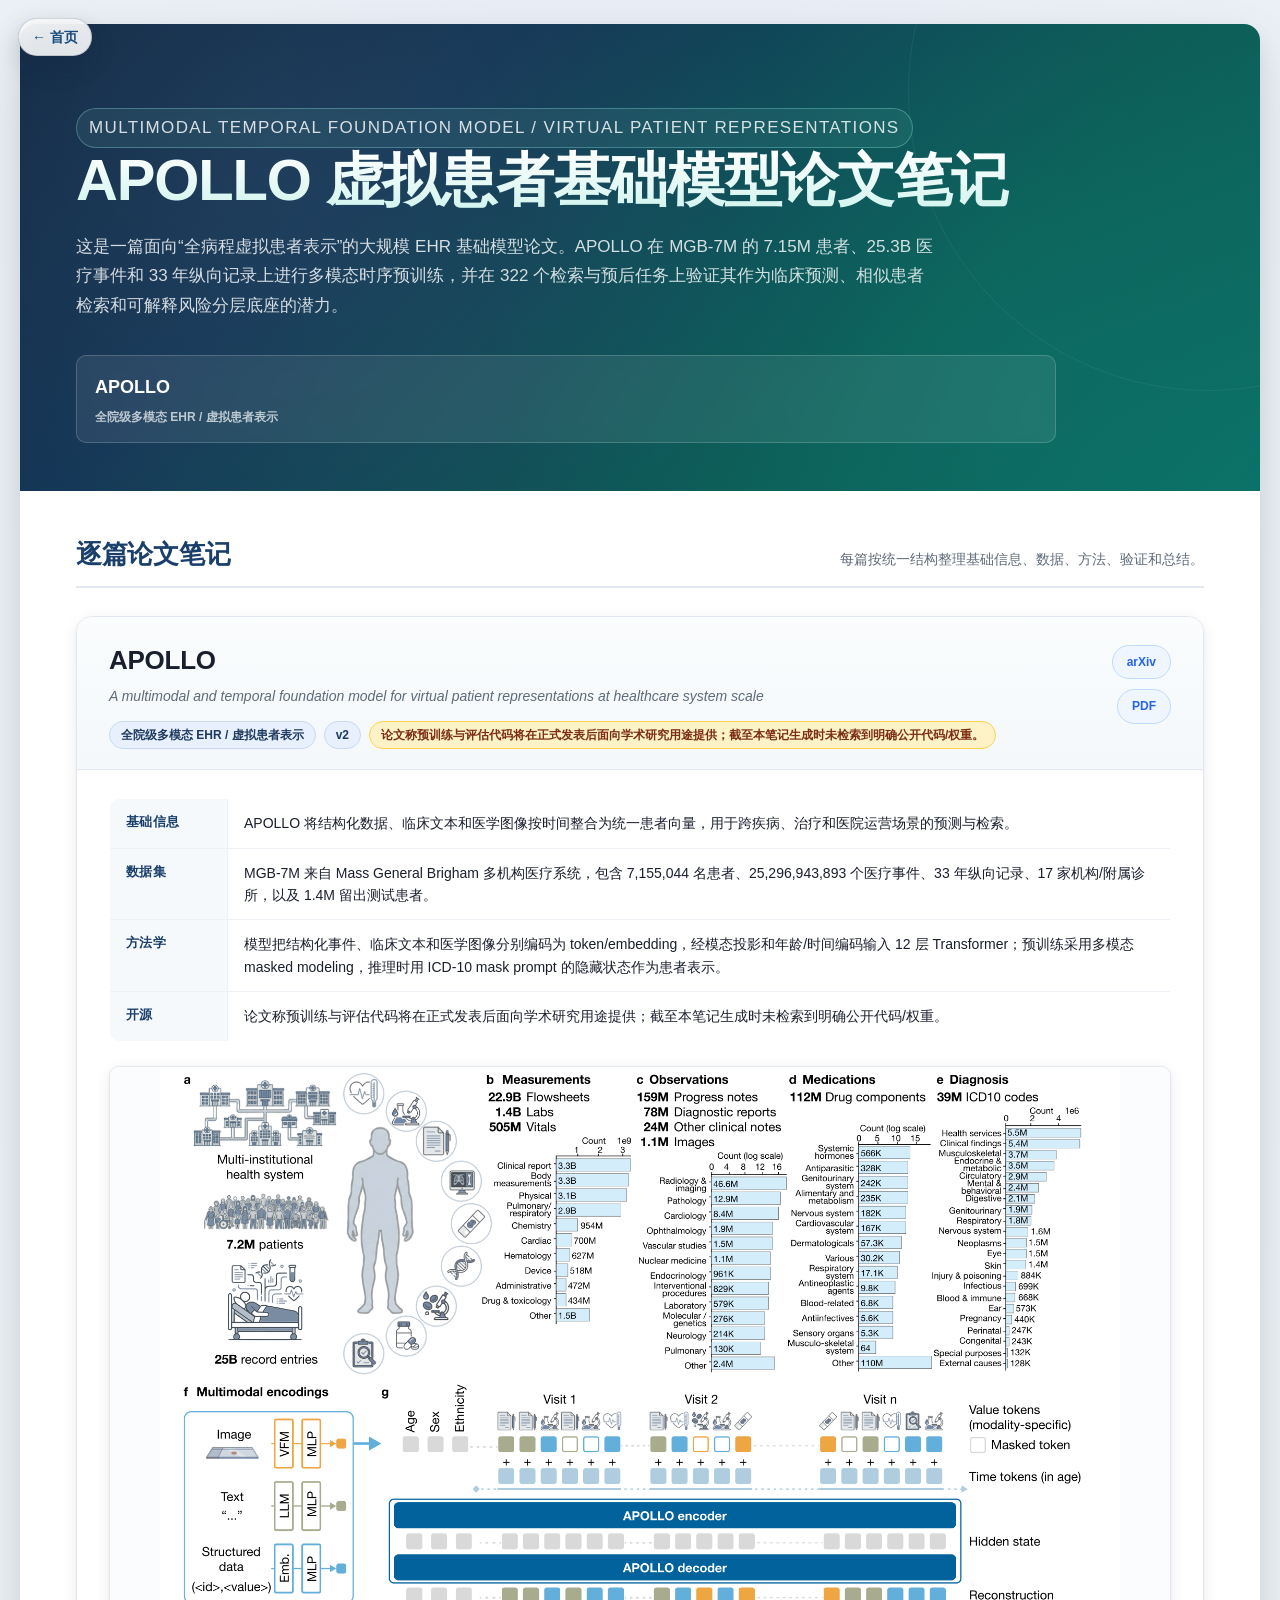
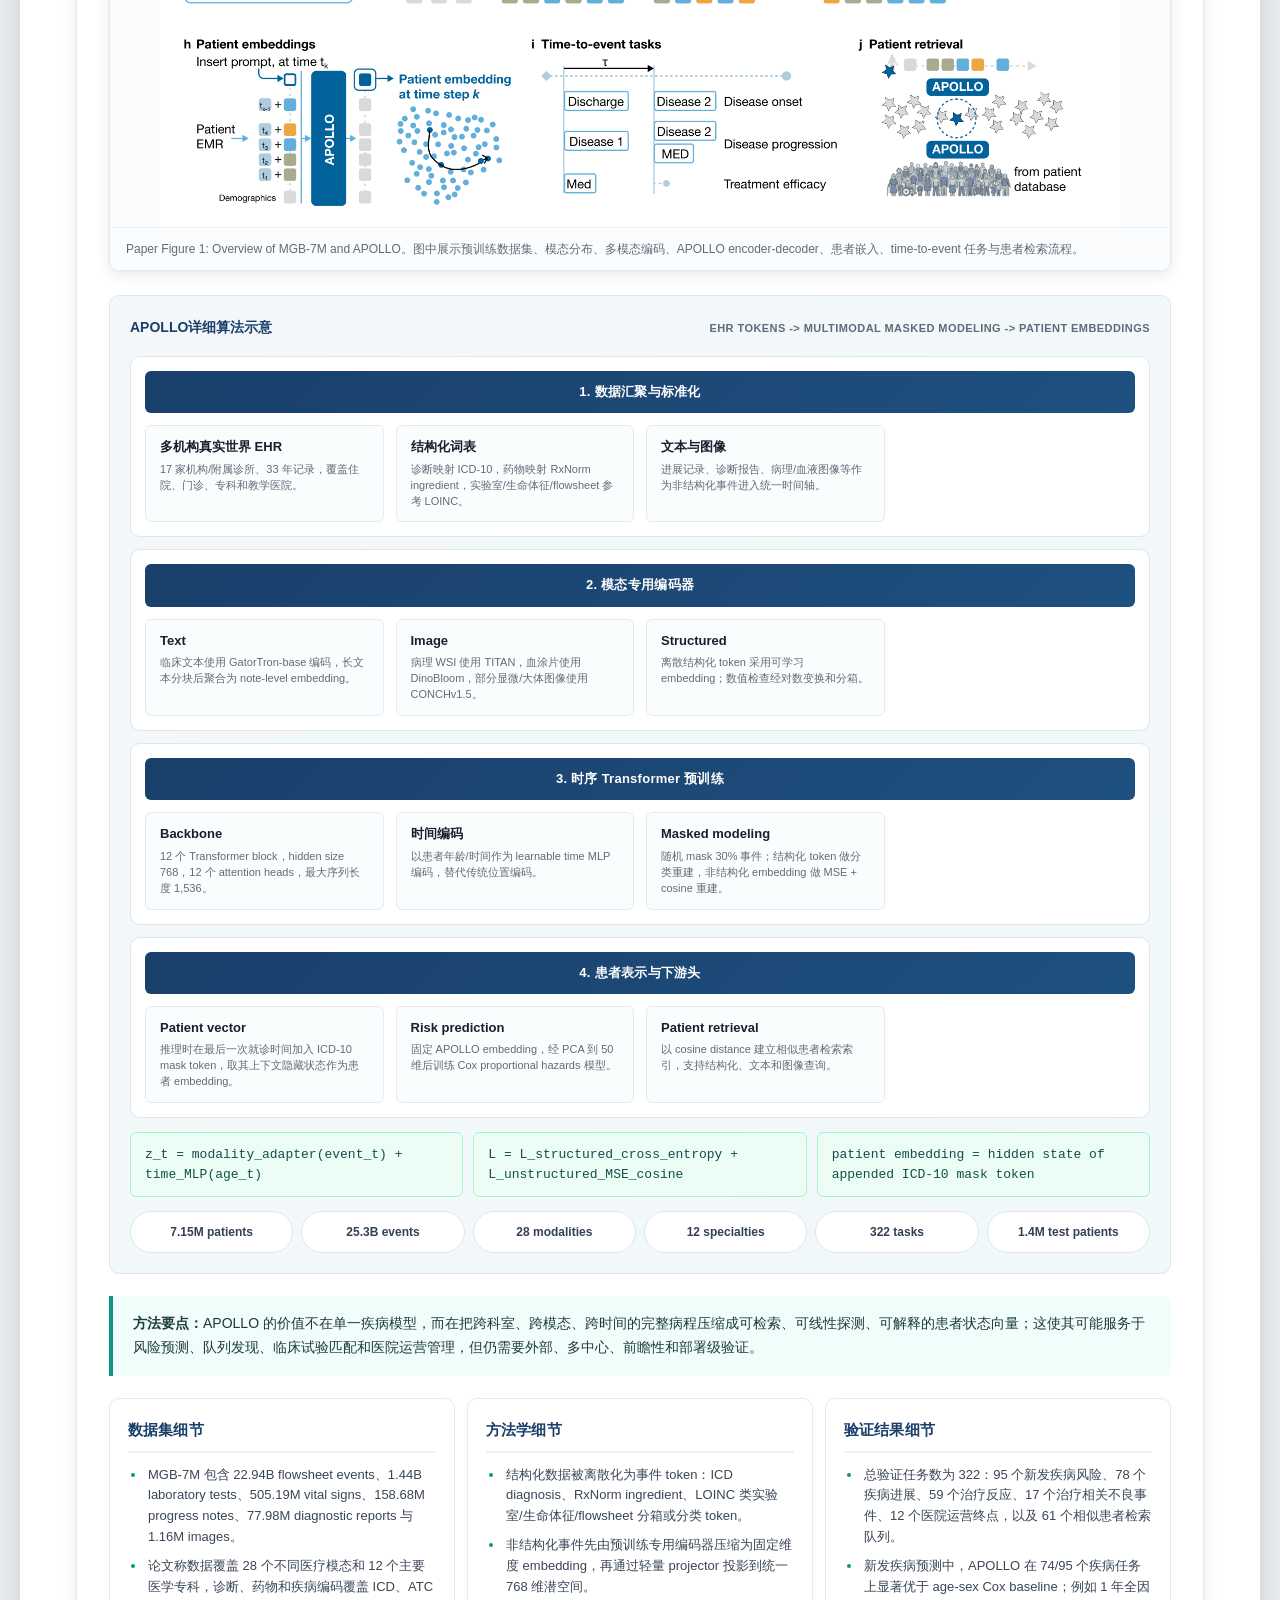
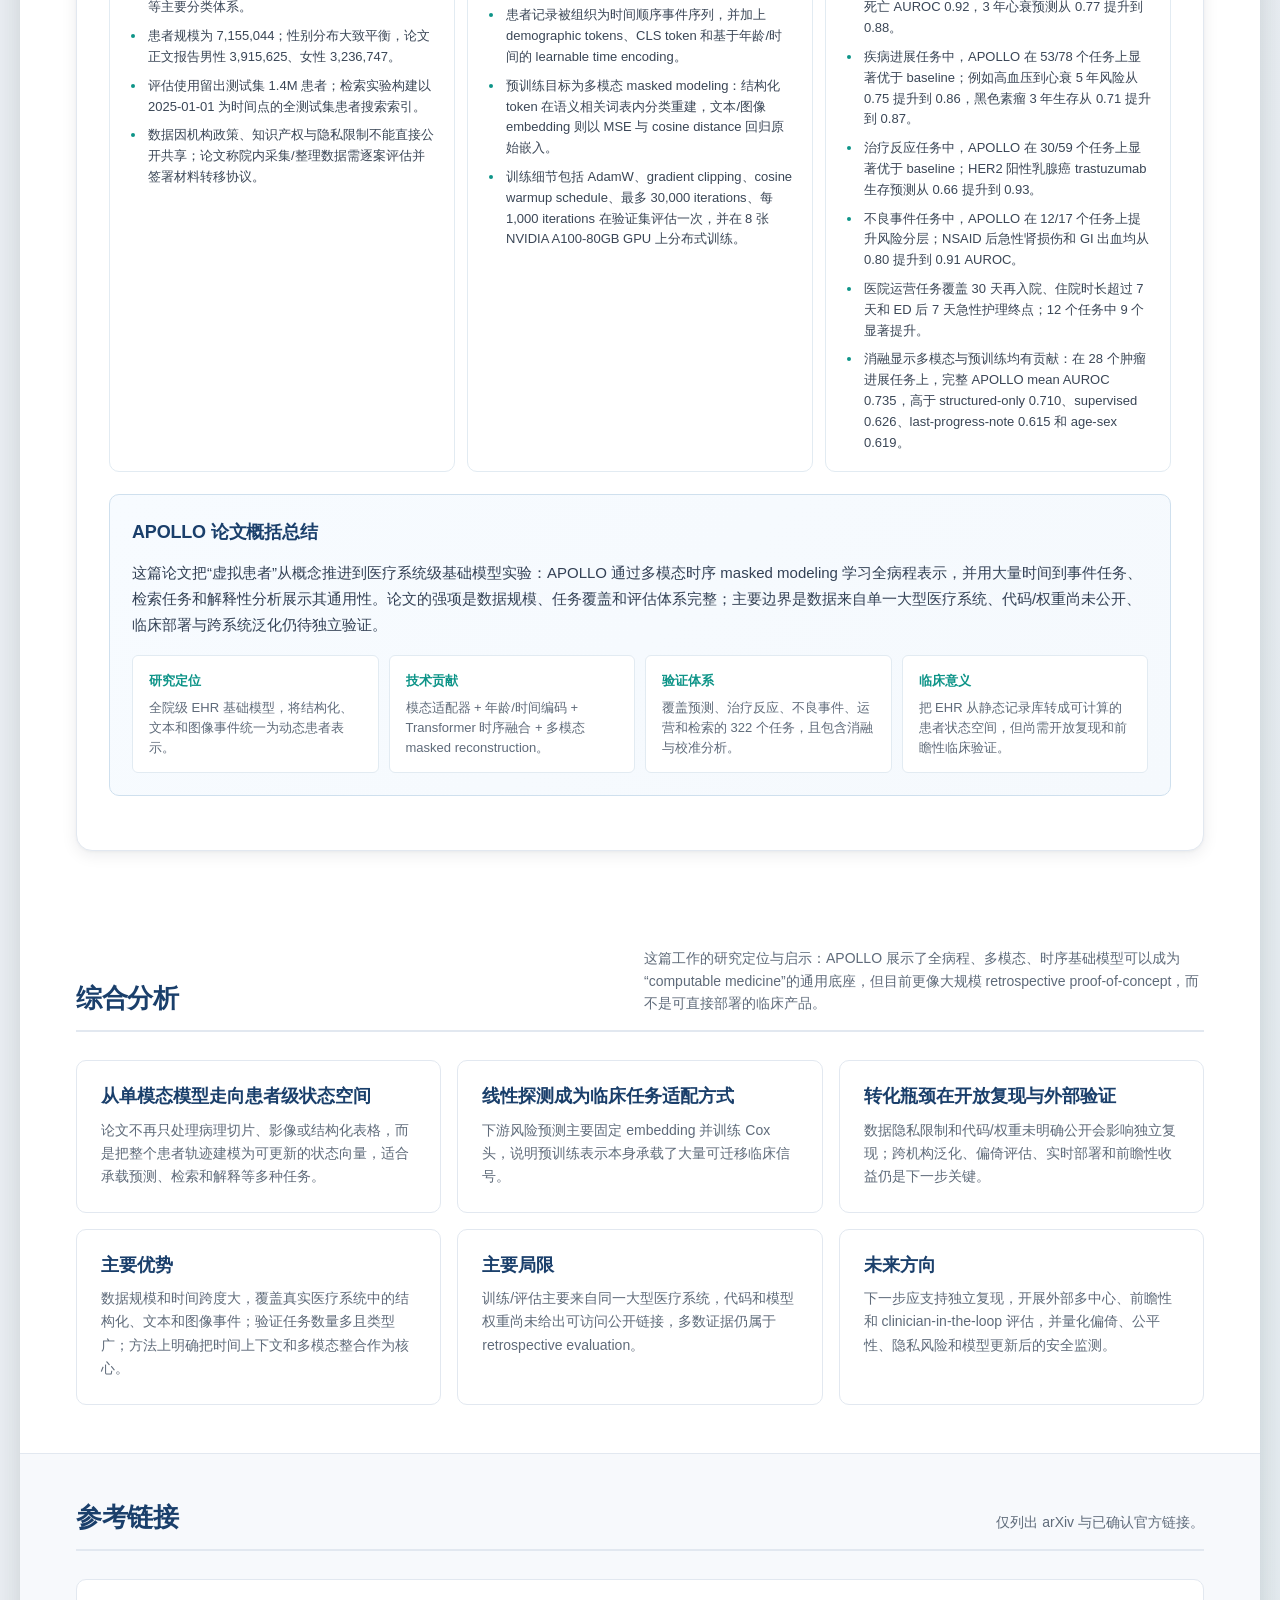
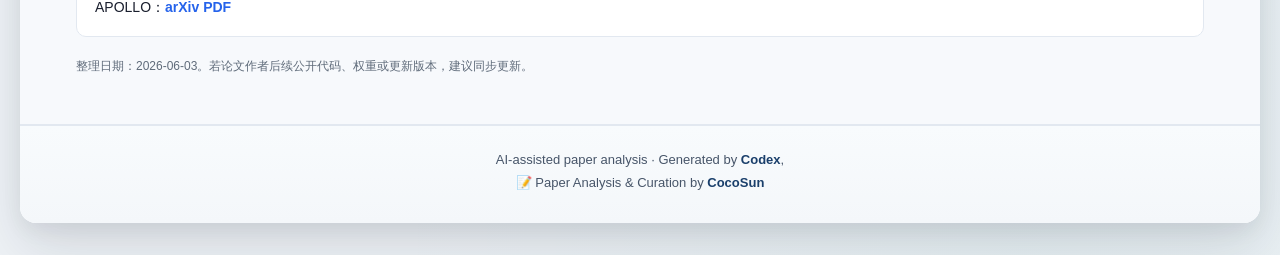
<file: notes/apollo-virtual-patient-foundation-model/index.html>
<!DOCTYPE html>
<html lang="zh-CN">
<head>
  <meta charset="UTF-8">
  <meta name="viewport" content="width=device-width, initial-scale=1.0">
  <title>APOLLO 虚拟患者基础模型论文笔记</title>
  <style>
/* ===== CSS Variables ===== */
:root {
  --ink: #1a1f2e;
  --muted: #5f6b7a;
  --line: #e2e8f0;
  --soft: #f7f9fc;
  --blue: #1a3f6b;
  --blue-light: #2563eb;
  --teal: #0d9488;
  --teal-light: #14b8a6;
  --wine: #9f1239;
  --amber: #d97706;
  --shadow-sm: 0 1px 3px rgba(15, 23, 42, 0.06);
  --shadow: 0 4px 16px rgba(15, 23, 42, 0.08), 0 1px 3px rgba(15, 23, 42, 0.04);
  --shadow-lg: 0 12px 40px rgba(15, 23, 42, 0.10), 0 4px 12px rgba(15, 23, 42, 0.05);
  --shadow-xl: 0 24px 56px rgba(15, 23, 42, 0.12), 0 8px 20px rgba(15, 23, 42, 0.06);
  --radius: 10px;
  --radius-sm: 6px;
  --radius-lg: 16px;
  --transition: 0.25s cubic-bezier(0.4, 0, 0.2, 1);
}

/* ===== Reset & Base ===== */
*, *::before, *::after { box-sizing: border-box; margin: 0; }
html { scroll-behavior: smooth; }
body {
  color: var(--ink);
  font-family: -apple-system, BlinkMacSystemFont, "Segoe UI", "PingFang SC", "Hiragino Sans GB", "Microsoft YaHei", Arial, sans-serif;
  background: #eef2f6;
  background-image:
    radial-gradient(ellipse 80% 50% at 50% -10%, rgba(37, 99, 235, 0.04), transparent),
    radial-gradient(ellipse 50% 50% at 80% 100%, rgba(13, 148, 136, 0.04), transparent);
  line-height: 1.7;
  -webkit-font-smoothing: antialiased;
  -moz-osx-font-smoothing: grayscale;
}

/* ===== Links ===== */
a {
  color: var(--blue-light);
  text-decoration: none;
  transition: color var(--transition);
  font-weight: 600;
}
a:hover { color: #1d4ed8; text-decoration: underline; }

/* ===== Page Container ===== */
.page {
  max-width: 1240px;
  margin: 24px auto 32px;
  background: #fff;
  border-radius: var(--radius-lg);
  box-shadow: var(--shadow-xl);
  overflow: hidden;
}

/* ===== Hero Section ===== */
.hero {
  position: relative;
  padding: 64px 56px 48px;
  color: #fff;
  background: linear-gradient(135deg, #0f2744 0%, #123555 30%, #0d5c56 70%, #0b6e64 100%);
  overflow: hidden;
  isolation: isolate;
}
.hero::before {
  content: '';
  position: absolute;
  inset: 0;
  background:
    radial-gradient(circle at 20% 30%, rgba(255,255,255,0.06) 0%, transparent 50%),
    radial-gradient(circle at 80% 70%, rgba(13, 148, 136, 0.2) 0%, transparent 50%);
  z-index: 0;
}
.hero::after {
  content: '';
  position: absolute;
  top: -50%;
  right: -20%;
  width: 600px;
  height: 600px;
  border-radius: 50%;
  border: 1px solid rgba(255,255,255,0.06);
  z-index: 0;
}
.hero-content { position: relative; z-index: 1; max-width: 980px; }
.eyebrow {
  display: inline-block;
  margin: 0 0 16px;
  padding: 4px 12px;
  color: #99f6e4;
  font-size: 12px;
  font-weight: 700;
  letter-spacing: 0.08em;
  text-transform: uppercase;
  border: 1px solid rgba(153, 246, 228, 0.3);
  border-radius: 999px;
  background: rgba(153, 246, 228, 0.08);
  backdrop-filter: blur(4px);
}
h1 {
  margin: 0;
  font-size: clamp(32px, 5vw, 58px);
  line-height: 1.1;
  letter-spacing: -0.02em;
  font-weight: 800;
  background: linear-gradient(180deg, #fff 0%, #d1f4ee 100%);
  -webkit-background-clip: text;
  -webkit-text-fill-color: transparent;
  background-clip: text;
}
.hero p {
  max-width: 860px;
  margin: 20px 0 0;
  color: rgba(255,255,255,0.82);
  font-size: 17px;
  line-height: 1.75;
  font-weight: 400;
}
.hero-grid {
  display: grid;
  grid-template-columns: repeat(auto-fit, minmax(200px, 1fr));
  gap: 12px;
  margin-top: 34px;
}
.organ-pill {
  display: flex;
  flex-direction: column;
  justify-content: center;
  min-height: 88px;
  padding: 16px 18px;
  border: 1px solid rgba(255,255,255,0.18);
  border-radius: var(--radius);
  background: rgba(255,255,255,0.08);
  backdrop-filter: blur(8px);
  color: #fff;
  text-decoration: none;
  transition: all var(--transition);
  cursor: pointer;
}
.organ-pill:hover {
  background: rgba(255,255,255,0.15);
  border-color: rgba(255,255,255,0.35);
  transform: translateY(-2px);
  box-shadow: 0 8px 24px rgba(0,0,0,0.15);
  text-decoration: none;
}
.organ-pill strong { display: block; font-size: 18px; font-weight: 700; }
.organ-pill span {
  display: block;
  margin-top: 6px;
  color: rgba(255,255,255,0.7);
  font-size: 12px;
  line-height: 1.4;
}

/* ===== Section Layout ===== */
section { padding: 48px 56px; }
section.band {
  background: var(--soft);
  border-top: 1px solid var(--line);
  border-bottom: 1px solid var(--line);
}
.section-head {
  display: flex;
  align-items: flex-end;
  justify-content: space-between;
  gap: 24px;
  margin-bottom: 28px;
  padding-bottom: 16px;
  border-bottom: 2px solid var(--line);
}
h2 {
  margin: 0;
  color: var(--blue);
  font-size: 26px;
  line-height: 1.2;
  letter-spacing: -0.01em;
  font-weight: 750;
}
.section-note {
  max-width: 560px;
  margin: 0;
  color: var(--muted);
  font-size: 14px;
  line-height: 1.6;
}

/* ===== Model Card Stack ===== */
.model-stack { display: grid; gap: 28px; }
.model-card {
  border: 1px solid var(--line);
  border-radius: var(--radius-lg);
  background: #fff;
  box-shadow: var(--shadow);
  overflow: hidden;
  scroll-margin-top: 24px;
  transition: box-shadow var(--transition);
}
.model-card:hover { box-shadow: var(--shadow-lg); }
.model-head {
  display: grid;
  grid-template-columns: 1fr auto;
  gap: 20px;
  padding: 28px 32px 20px;
  border-bottom: 1px solid var(--line);
  background: linear-gradient(180deg, #fafcfd 0%, #f4f8fb 100%);
}
.model-title h3 {
  margin: 0;
  color: var(--ink);
  font-size: 26px;
  line-height: 1.2;
  letter-spacing: -0.01em;
  font-weight: 750;
}
.paper-title {
  margin: 10px 0 0;
  color: var(--muted);
  font-size: 14px;
  font-style: italic;
  line-height: 1.5;
}
.badge-row { display: flex; flex-wrap: wrap; gap: 8px; margin-top: 14px; }
.tag, .status {
  display: inline-flex;
  align-items: center;
  min-height: 28px;
  padding: 4px 11px;
  border-radius: 999px;
  font-size: 12px;
  font-weight: 700;
  line-height: 1.2;
  transition: transform var(--transition);
}
.tag:hover, .status:hover { transform: translateY(-1px); }
.tag {
  color: #1e3a5f;
  background: #e8f0fe;
  border: 1px solid #c7d9f0;
}
.status {
  color: #7c2d12;
  background: #fef3c7;
  border: 1px solid #fcd34d;
}
.model-links {
  display: flex;
  flex-direction: column;
  align-items: flex-end;
  gap: 10px;
}
.model-links a {
  display: inline-flex;
  align-items: center;
  gap: 5px;
  padding: 6px 14px;
  border-radius: 999px;
  font-size: 12px;
  font-weight: 700;
  background: #eff6ff;
  border: 1px solid #bfdbfe;
  color: var(--blue-light);
  transition: all var(--transition);
}
.model-links a:hover {
  background: #dbeafe;
  border-color: #93c5fd;
  text-decoration: none;
  transform: translateY(-1px);
}
.model-body {
  display: grid;
  grid-template-columns: 1fr;
  gap: 24px;
  padding: 28px 32px 32px;
}

/* ===== Info Table ===== */
.info-table {
  width: 100%;
  border-collapse: collapse;
  font-size: 14px;
  table-layout: fixed;
  border: 1px solid var(--line);
  border-radius: var(--radius);
  overflow: hidden;
}
.info-table th, .info-table td {
  padding: 13px 16px;
  border-bottom: 1px solid #eef2f6;
  vertical-align: top;
  text-align: left;
  line-height: 1.6;
}
.info-table th {
  width: 118px;
  color: var(--blue);
  font-weight: 750;
  background: #f5f9fc;
  border-right: 1px solid #eef2f6;
  font-size: 13px;
  letter-spacing: 0.02em;
}
.info-table tr:last-child th, .info-table tr:last-child td { border-bottom: 0; }

/* ===== Paper Figure ===== */
.paper-figure {
  margin: 0 0 24px;
  border: 1px solid var(--line);
  border-radius: var(--radius);
  background: #fff;
  overflow: hidden;
  box-shadow: var(--shadow);
  transition: box-shadow var(--transition);
}
.paper-figure:hover { box-shadow: var(--shadow-lg); }
.paper-figure img {
  display: block;
  width: 100%;
  max-height: 760px;
  object-fit: contain;
  background: #fafcfd;
}
.paper-figure figcaption {
  padding: 12px 16px;
  border-top: 1px solid #eef2f6;
  color: var(--muted);
  font-size: 12px;
  line-height: 1.55;
  background: #fafcfe;
}

/* ===== Method Visual Block ===== */
.method-visual {
  margin: 4px 0 22px;
  padding: 20px;
  border: 1px solid #dce6ed;
  border-radius: var(--radius);
  background: linear-gradient(135deg, rgba(26,63,107,0.03), rgba(13,148,136,0.04)), #fbfdfe;
}
.visual-title {
  display: flex;
  align-items: center;
  justify-content: space-between;
  gap: 12px;
  margin-bottom: 16px;
  color: var(--blue);
  font-size: 14px;
  font-weight: 750;
}
.visual-title span {
  color: var(--muted);
  font-size: 11px;
  font-weight: 700;
  text-transform: uppercase;
  letter-spacing: 0.04em;
}
.method-lane {
  display: grid;
  grid-template-columns: repeat(auto-fit, minmax(200px, 1fr));
  gap: 12px;
  align-items: stretch;
  margin-top: 12px;
  padding: 14px;
  border: 1px solid #dde6ef;
  border-radius: var(--radius);
  background: #fff;
  transition: box-shadow var(--transition);
}
.method-lane:hover { box-shadow: var(--shadow-sm); }
.lane-title {
  grid-column: 1 / -1;
  padding: 12px 14px;
  border-radius: var(--radius-sm);
  color: #fff;
  background: linear-gradient(135deg, var(--blue), #1e5080);
  font-size: 13px;
  font-weight: 750;
  text-align: center;
  line-height: 1.4;
  letter-spacing: 0.02em;
}
.method-box {
  padding: 12px 14px;
  border: 1px solid #e2ebf2;
  border-radius: var(--radius-sm);
  background: #fafdfe;
  transition: all var(--transition);
}
.method-box:hover {
  background: #f0f7fc;
  border-color: #c5d9ea;
  transform: translateY(-1px);
  box-shadow: var(--shadow-sm);
}
.method-box b {
  display: block;
  color: var(--ink);
  font-size: 13px;
  line-height: 1.35;
  font-weight: 700;
}
.method-box small {
  display: block;
  margin-top: 6px;
  color: var(--muted);
  font-size: 11px;
  line-height: 1.45;
}

/* ===== Formula Strip ===== */
.formula-strip {
  display: grid;
  grid-template-columns: repeat(auto-fit, minmax(270px, 1fr));
  gap: 10px;
  margin-top: 14px;
}
.formula {
  padding: 12px 14px;
  border-radius: var(--radius-sm);
  background: #ecfdf5;
  color: #134e4a;
  font-size: 13px;
  font-family: "SF Mono", "Fira Code", "Consolas", monospace;
  line-height: 1.5;
  border: 1px solid #a7f3d0;
  transition: all var(--transition);
}
.formula:hover {
  background: #d1fae5;
  border-color: #6ee7b7;
}

/* ===== Mini Chip Grid ===== */
.mini-chip-grid {
  display: grid;
  grid-template-columns: repeat(auto-fit, minmax(150px, 1fr));
  gap: 8px;
  margin-top: 14px;
}
.mini-chip {
  padding: 10px 12px;
  border: 1px solid #dde7f0;
  border-radius: 999px;
  background: #fff;
  color: #334155;
  font-size: 12px;
  font-weight: 700;
  text-align: center;
  transition: all var(--transition);
  cursor: default;
}
.mini-chip:hover {
  border-color: #93c5fd;
  background: #eff6ff;
  color: var(--blue-light);
  transform: translateY(-2px);
  box-shadow: var(--shadow-sm);
}

/* ===== Method Detail ===== */
.method-detail {
  margin: 0 0 22px;
  padding: 16px 20px;
  border-left: 4px solid var(--teal);
  border-radius: 0 var(--radius-sm) var(--radius-sm) 0;
  background: #f0fdfa;
  color: #1e3b38;
  font-size: 14px;
  line-height: 1.7;
}

/* ===== Deep Dive Panels ===== */
.deep-dive {
  display: grid;
  grid-template-columns: repeat(auto-fit, minmax(290px, 1fr));
  gap: 12px;
  margin: 0 0 22px;
}
.note-panel {
  padding: 18px;
  border: 1px solid #e2ebf2;
  border-radius: var(--radius);
  background: #fff;
  transition: all var(--transition);
}
.note-panel:hover {
  box-shadow: var(--shadow);
  border-color: #cbdce8;
}
.note-panel h4 {
  margin: 0 0 12px;
  padding-bottom: 8px;
  border-bottom: 2px solid #e8f0f8;
  color: var(--blue);
  font-size: 15px;
  font-weight: 750;
  letter-spacing: 0.01em;
}
.note-panel ul {
  display: grid;
  gap: 8px;
  margin: 0;
  padding: 0 0 0 18px;
  color: #3a4656;
  font-size: 13px;
  line-height: 1.6;
}
.note-panel ul li { padding-left: 2px; }
.note-panel ul li::marker { color: var(--teal); }

/* ===== Paper Summary ===== */
.paper-summary {
  margin: 0 0 22px;
  padding: 22px;
  border: 1px solid #cfe0ee;
  border-radius: var(--radius);
  background: linear-gradient(135deg, #f7fbff, #f5f9fd);
}
.paper-summary h4 {
  margin: 0 0 12px;
  color: var(--blue);
  font-size: 18px;
  font-weight: 750;
  letter-spacing: -0.01em;
}
.paper-summary p {
  margin: 0 0 16px;
  color: #334155;
  font-size: 15px;
  line-height: 1.75;
}
.summary-grid {
  display: grid;
  grid-template-columns: repeat(auto-fit, minmax(240px, 1fr));
  gap: 10px;
}
.summary-item {
  padding: 14px 16px;
  border: 1px solid #e2ebf2;
  border-radius: var(--radius-sm);
  background: #fff;
  transition: all var(--transition);
}
.summary-item:hover {
  transform: translateY(-2px);
  box-shadow: var(--shadow);
  border-color: #bfdbfe;
}
.summary-item b {
  display: block;
  margin-bottom: 6px;
  color: var(--teal);
  font-size: 13px;
  font-weight: 750;
}
.summary-item span {
  display: block;
  color: var(--muted);
  font-size: 13px;
  line-height: 1.55;
}

/* ===== Insight Grid ===== */
.insight-grid {
  display: grid;
  grid-template-columns: repeat(auto-fit, minmax(280px, 1fr));
  gap: 16px;
}
.insight {
  padding: 24px;
  border: 1px solid var(--line);
  border-radius: var(--radius);
  background: #fff;
  transition: all var(--transition);
  position: relative;
  overflow: hidden;
}
.insight::before {
  content: '';
  position: absolute;
  top: 0;
  left: 0;
  right: 0;
  height: 3px;
  background: linear-gradient(90deg, var(--teal), var(--blue-light));
  opacity: 0;
  transition: opacity var(--transition);
}
.insight:hover {
  box-shadow: var(--shadow-lg);
  transform: translateY(-2px);
  border-color: #cbdce8;
}
.insight:hover::before { opacity: 1; }
.insight h3 {
  margin: 0 0 10px;
  color: var(--blue);
  font-size: 18px;
  font-weight: 750;
  line-height: 1.3;
}
.insight p {
  margin: 0;
  color: var(--muted);
  font-size: 14px;
  line-height: 1.65;
}

/* ===== References ===== */
.refs {
  display: grid;
  grid-template-columns: repeat(auto-fit, minmax(260px, 1fr));
  gap: 12px;
  margin: 0;
  padding: 0;
  list-style: none;
}
.refs li {
  padding: 16px 18px;
  border: 1px solid var(--line);
  border-radius: var(--radius);
  background: #fff;
  font-size: 14px;
  transition: all var(--transition);
}
.refs li:hover {
  box-shadow: var(--shadow);
  border-color: #cbdce8;
  transform: translateY(-1px);
}
.footnote {
  margin-top: 20px;
  color: var(--muted);
  font-size: 12px;
  line-height: 1.6;
}

/* ===== Footer Credit ===== */
.site-credit {
  padding: 22px 56px 28px;
  border-top: 1px solid var(--line);
  background: linear-gradient(180deg, #f8fbfd, #f4f7fa);
  color: #475569;
  text-align: center;
  font-size: 13px;
  line-height: 1.8;
}
.site-credit strong {
  color: var(--blue);
  font-weight: 750;
}

/* ===== Responsive ===== */
@media (max-width: 768px) {
  .page { margin: 0; border-radius: 0; }
  .hero, section, .site-credit { padding-left: 24px; padding-right: 24px; }
  .hero { padding-top: 40px; padding-bottom: 36px; }
  section { padding-top: 32px; padding-bottom: 32px; }
  .model-head { display: block; }
  .model-links {
    flex-direction: row;
    align-items: center;
    margin-top: 16px;
    gap: 10px;
  }
  .model-head, .model-body { padding-left: 20px; padding-right: 20px; }
  .info-table th { width: 90px; }
  .paper-figure img { max-height: 420px; }
  h1 { font-size: clamp(26px, 6vw, 40px); }
  h2 { font-size: 22px; }
  .section-head { flex-direction: column; align-items: flex-start; gap: 8px; }
}

@media (max-width: 480px) {
  .hero, section, .site-credit { padding-left: 16px; padding-right: 16px; }
  .model-head, .model-body { padding-left: 14px; padding-right: 14px; }
  .hero-grid { grid-template-columns: 1fr; }
}
  </style>
</head>
<body>
  <main class="page">

      <header class="hero">
        <div class="hero-content">
          <p class="eyebrow">Multimodal Temporal Foundation Model / Virtual Patient Representations</p>
          <h1>APOLLO 虚拟患者基础模型论文笔记</h1>
          <p>这是一篇面向“全病程虚拟患者表示”的大规模 EHR 基础模型论文。APOLLO 在 MGB-7M 的 7.15M 患者、25.3B 医疗事件和 33 年纵向记录上进行多模态时序预训练，并在 322 个检索与预后任务上验证其作为临床预测、相似患者检索和可解释风险分层底座的潜力。</p>
          <div class="hero-grid" aria-label="论文导航"><a class="organ-pill" href="#paper-apollo"><strong>APOLLO</strong><span>全院级多模态 EHR / 虚拟患者表示</span></a></div>
        </div>
      </header>
      <section><div class="section-head"><h2>逐篇论文笔记</h2><p class="section-note">每篇按统一结构整理基础信息、数据、方法、验证和总结。</p></div><div class="model-stack">
      <article class="model-card" id="paper-apollo">
        <div class="model-head">
          <div class="model-title">
            <h3>APOLLO</h3>
            <p class="paper-title">A multimodal and temporal foundation model for virtual patient representations at healthcare system scale</p>
            <div class="badge-row"><span class="tag">全院级多模态 EHR / 虚拟患者表示</span><span class="tag">v2</span><span class="status">论文称预训练与评估代码将在正式发表后面向学术研究用途提供；截至本笔记生成时未检索到明确公开代码/权重。</span></div>
          </div>
          <div class="model-links"><a href="https://arxiv.org/abs/2604.18570" target="_blank" rel="noopener">arXiv</a>
<a href="https://arxiv.org/pdf/2604.18570" target="_blank" rel="noopener">PDF</a></div>
        </div>
        <div class="model-body">
          <table class="info-table">
            <tr><th>基础信息</th><td>APOLLO 将结构化数据、临床文本和医学图像按时间整合为统一患者向量，用于跨疾病、治疗和医院运营场景的预测与检索。</td></tr>
            <tr><th>数据集</th><td>MGB-7M 来自 Mass General Brigham 多机构医疗系统，包含 7,155,044 名患者、25,296,943,893 个医疗事件、33 年纵向记录、17 家机构/附属诊所，以及 1.4M 留出测试患者。</td></tr>
            <tr><th>方法学</th><td>模型把结构化事件、临床文本和医学图像分别编码为 token/embedding，经模态投影和年龄/时间编码输入 12 层 Transformer；预训练采用多模态 masked modeling，推理时用 ICD-10 mask prompt 的隐藏状态作为患者表示。</td></tr>
            <tr><th>开源</th><td>论文称预训练与评估代码将在正式发表后面向学术研究用途提供；截至本笔记生成时未检索到明确公开代码/权重。</td></tr>
          </table>
          <div>
            
          <figure class="paper-figure">
            <img src="assets/apollo_figure1_method_flow.png" alt="APOLLO figure">
            <figcaption>Paper Figure 1: Overview of MGB-7M and APOLLO。图中展示预训练数据集、模态分布、多模态编码、APOLLO encoder-decoder、患者嵌入、time-to-event 任务与患者检索流程。</figcaption>
          </figure>
        
            
      <div class="method-visual">
        <div class="visual-title">APOLLO详细算法示意<span>EHR tokens -&gt; multimodal masked modeling -&gt; patient embeddings</span></div>
        <div class="method-lane"><div class="lane-title">1. 数据汇聚与标准化</div><div class="method-box"><b>多机构真实世界 EHR</b><small>17 家机构/附属诊所、33 年记录，覆盖住院、门诊、专科和教学医院。</small></div>
<div class="method-box"><b>结构化词表</b><small>诊断映射 ICD-10，药物映射 RxNorm ingredient，实验室/生命体征/flowsheet 参考 LOINC。</small></div>
<div class="method-box"><b>文本与图像</b><small>进展记录、诊断报告、病理/血液图像等作为非结构化事件进入统一时间轴。</small></div></div><div class="method-lane"><div class="lane-title">2. 模态专用编码器</div><div class="method-box"><b>Text</b><small>临床文本使用 GatorTron-base 编码，长文本分块后聚合为 note-level embedding。</small></div>
<div class="method-box"><b>Image</b><small>病理 WSI 使用 TITAN，血涂片使用 DinoBloom，部分显微/大体图像使用 CONCHv1.5。</small></div>
<div class="method-box"><b>Structured</b><small>离散结构化 token 采用可学习 embedding；数值检查经对数变换和分箱。</small></div></div><div class="method-lane"><div class="lane-title">3. 时序 Transformer 预训练</div><div class="method-box"><b>Backbone</b><small>12 个 Transformer block，hidden size 768，12 个 attention heads，最大序列长度 1,536。</small></div>
<div class="method-box"><b>时间编码</b><small>以患者年龄/时间作为 learnable time MLP 编码，替代传统位置编码。</small></div>
<div class="method-box"><b>Masked modeling</b><small>随机 mask 30% 事件；结构化 token 做分类重建，非结构化 embedding 做 MSE + cosine 重建。</small></div></div><div class="method-lane"><div class="lane-title">4. 患者表示与下游头</div><div class="method-box"><b>Patient vector</b><small>推理时在最后一次就诊时间加入 ICD-10 mask token，取其上下文隐藏状态作为患者 embedding。</small></div>
<div class="method-box"><b>Risk prediction</b><small>固定 APOLLO embedding，经 PCA 到 50 维后训练 Cox proportional hazards 模型。</small></div>
<div class="method-box"><b>Patient retrieval</b><small>以 cosine distance 建立相似患者检索索引，支持结构化、文本和图像查询。</small></div></div>
        <div class="formula-strip"><div class="formula">z_t = modality_adapter(event_t) + time_MLP(age_t)</div><div class="formula">L = L_structured_cross_entropy + L_unstructured_MSE_cosine</div><div class="formula">patient embedding = hidden state of appended ICD-10 mask token</div></div>
        <div class="mini-chip-grid"><span class="mini-chip">7.15M patients</span><span class="mini-chip">25.3B events</span><span class="mini-chip">28 modalities</span><span class="mini-chip">12 specialties</span><span class="mini-chip">322 tasks</span><span class="mini-chip">1.4M test patients</span></div>
      </div>
    
            <p class="method-detail"><b>方法要点：</b>APOLLO 的价值不在单一疾病模型，而在把跨科室、跨模态、跨时间的完整病程压缩成可检索、可线性探测、可解释的患者状态向量；这使其可能服务于风险预测、队列发现、临床试验匹配和医院运营管理，但仍需要外部、多中心、前瞻性和部署级验证。</p>
            <div class="deep-dive">
              <div class="note-panel"><h4 data-icon="DATA">数据集细节</h4><ul><li>MGB-7M 包含 22.94B flowsheet events、1.44B laboratory tests、505.19M vital signs、158.68M progress notes、77.98M diagnostic reports 与 1.16M images。</li><li>论文称数据覆盖 28 个不同医疗模态和 12 个主要医学专科，诊断、药物和疾病编码覆盖 ICD、ATC 等主要分类体系。</li><li>患者规模为 7,155,044；性别分布大致平衡，论文正文报告男性 3,915,625、女性 3,236,747。</li><li>评估使用留出测试集 1.4M 患者；检索实验构建以 2025-01-01 为时间点的全测试集患者搜索索引。</li><li>数据因机构政策、知识产权与隐私限制不能直接公开共享；论文称院内采集/整理数据需逐案评估并签署材料转移协议。</li></ul></div>
              <div class="note-panel"><h4 data-icon="METH">方法学细节</h4><ul><li>结构化数据被离散化为事件 token：ICD diagnosis、RxNorm ingredient、LOINC 类实验室/生命体征/flowsheet 分箱或分类 token。</li><li>非结构化事件先由预训练专用编码器压缩为固定维度 embedding，再通过轻量 projector 投影到统一 768 维潜空间。</li><li>患者记录被组织为时间顺序事件序列，并加上 demographic tokens、CLS token 和基于年龄/时间的 learnable time encoding。</li><li>预训练目标为多模态 masked modeling：结构化 token 在语义相关词表内分类重建，文本/图像 embedding 则以 MSE 与 cosine distance 回归原始嵌入。</li><li>训练细节包括 AdamW、gradient clipping、cosine warmup schedule、最多 30,000 iterations、每 1,000 iterations 在验证集评估一次，并在 8 张 NVIDIA A100-80GB GPU 上分布式训练。</li></ul></div>
              <div class="note-panel"><h4 data-icon="VAL">验证结果细节</h4><ul><li>总验证任务数为 322：95 个新发疾病风险、78 个疾病进展、59 个治疗反应、17 个治疗相关不良事件、12 个医院运营终点，以及 61 个相似患者检索队列。</li><li>新发疾病预测中，APOLLO 在 74/95 个疾病任务上显著优于 age-sex Cox baseline；例如 1 年全因死亡 AUROC 0.92，3 年心衰预测从 0.77 提升到 0.88。</li><li>疾病进展任务中，APOLLO 在 53/78 个任务上显著优于 baseline；例如高血压到心衰 5 年风险从 0.75 提升到 0.86，黑色素瘤 3 年生存从 0.71 提升到 0.87。</li><li>治疗反应任务中，APOLLO 在 30/59 个任务上显著优于 baseline；HER2 阳性乳腺癌 trastuzumab 生存预测从 0.66 提升到 0.93。</li><li>不良事件任务中，APOLLO 在 12/17 个任务上提升风险分层；NSAID 后急性肾损伤和 GI 出血均从 0.80 提升到 0.91 AUROC。</li><li>医院运营任务覆盖 30 天再入院、住院时长超过 7 天和 ED 后 7 天急性护理终点；12 个任务中 9 个显著提升。</li><li>消融显示多模态与预训练均有贡献：在 28 个肿瘤进展任务上，完整 APOLLO mean AUROC 0.735，高于 structured-only 0.710、supervised 0.626、last-progress-note 0.615 和 age-sex 0.619。</li></ul></div>
            </div>
            <div class="paper-summary">
              <h4>APOLLO 论文概括总结</h4>
              <p>这篇论文把“虚拟患者”从概念推进到医疗系统级基础模型实验：APOLLO 通过多模态时序 masked modeling 学习全病程表示，并用大量时间到事件任务、检索任务和解释性分析展示其通用性。论文的强项是数据规模、任务覆盖和评估体系完整；主要边界是数据来自单一大型医疗系统、代码/权重尚未公开、临床部署与跨系统泛化仍待独立验证。</p>
              <div class="summary-grid"><div class="summary-item"><b>研究定位</b><span>全院级 EHR 基础模型，将结构化、文本和图像事件统一为动态患者表示。</span></div><div class="summary-item"><b>技术贡献</b><span>模态适配器 + 年龄/时间编码 + Transformer 时序融合 + 多模态 masked reconstruction。</span></div><div class="summary-item"><b>验证体系</b><span>覆盖预测、治疗反应、不良事件、运营和检索的 322 个任务，且包含消融与校准分析。</span></div><div class="summary-item"><b>临床意义</b><span>把 EHR 从静态记录库转成可计算的患者状态空间，但尚需开放复现和前瞻性临床验证。</span></div></div>
            </div>
          </div>
        </div>
      </article>
    </div></section>
      
      <section><div class="section-head"><h2>综合分析</h2><p class="section-note">这篇工作的研究定位与启示：APOLLO 展示了全病程、多模态、时序基础模型可以成为“computable medicine”的通用底座，但目前更像大规模 retrospective proof-of-concept，而不是可直接部署的临床产品。</p></div><div class="insight-grid"><div class="insight"><h3>从单模态模型走向患者级状态空间</h3><p>论文不再只处理病理切片、影像或结构化表格，而是把整个患者轨迹建模为可更新的状态向量，适合承载预测、检索和解释等多种任务。</p></div><div class="insight"><h3>线性探测成为临床任务适配方式</h3><p>下游风险预测主要固定 embedding 并训练 Cox 头，说明预训练表示本身承载了大量可迁移临床信号。</p></div><div class="insight"><h3>转化瓶颈在开放复现与外部验证</h3><p>数据隐私限制和代码/权重未明确公开会影响独立复现；跨机构泛化、偏倚评估、实时部署和前瞻性收益仍是下一步关键。</p></div><div class="insight"><h3>主要优势</h3><p>数据规模和时间跨度大，覆盖真实医疗系统中的结构化、文本和图像事件；验证任务数量多且类型广；方法上明确把时间上下文和多模态整合作为核心。</p></div><div class="insight"><h3>主要局限</h3><p>训练/评估主要来自同一大型医疗系统，代码和模型权重尚未给出可访问公开链接，多数证据仍属于 retrospective evaluation。</p></div><div class="insight"><h3>未来方向</h3><p>下一步应支持独立复现，开展外部多中心、前瞻性和 clinician-in-the-loop 评估，并量化偏倚、公平性、隐私风险和模型更新后的安全监测。</p></div></div></section>
      <section class="band"><div class="section-head"><h2>参考链接</h2><p class="section-note">仅列出 arXiv 与已确认官方链接。</p></div><ul class="refs"><li>APOLLO：<a href="https://arxiv.org/abs/2604.18570" target="_blank" rel="noopener">arXiv</a>
<a href="https://arxiv.org/pdf/2604.18570" target="_blank" rel="noopener">PDF</a></li></ul><p class="footnote">整理日期：2026-06-03。若论文作者后续公开代码、权重或更新版本，建议同步更新。</p></section>
      <footer class="site-credit"><div>AI-assisted paper analysis · Generated by <strong>Codex</strong>,</div><div>📝 Paper Analysis &amp; Curation by <strong>CocoSun</strong></div></footer>
    
  </main>
<!-- sun-blog-home-link:start -->
<a class="sun-blog-home-link" href="../../" aria-label="返回主页">← 首页</a>
<style>
  .sun-blog-home-link {
    position: fixed;
    top: 18px;
    left: 18px;
    z-index: 2147483647;
    display: inline-flex;
    align-items: center;
    justify-content: center;
    min-height: 38px;
    padding: 8px 13px;
    border: 1px solid rgba(23, 32, 51, 0.16);
    border-radius: 999px;
    background: rgba(255, 255, 255, 0.88);
    box-shadow: 0 10px 26px rgba(23, 32, 51, 0.16);
    color: #174a7c;
    font-family: -apple-system, BlinkMacSystemFont, "Segoe UI", "PingFang SC",
      "Hiragino Sans GB", "Microsoft YaHei", Arial, sans-serif;
    font-size: 14px;
    font-weight: 800;
    line-height: 1;
    text-decoration: none;
    backdrop-filter: blur(10px);
  }

  .sun-blog-home-link:hover {
    color: #8f2444;
    text-decoration: none;
  }

  @media (max-width: 720px) {
    .sun-blog-home-link {
      top: 12px;
      left: 12px;
      min-height: 34px;
      padding: 7px 11px;
      font-size: 13px;
    }
  }
</style>
<!-- sun-blog-home-link:end -->
</body>
</html>
</file>
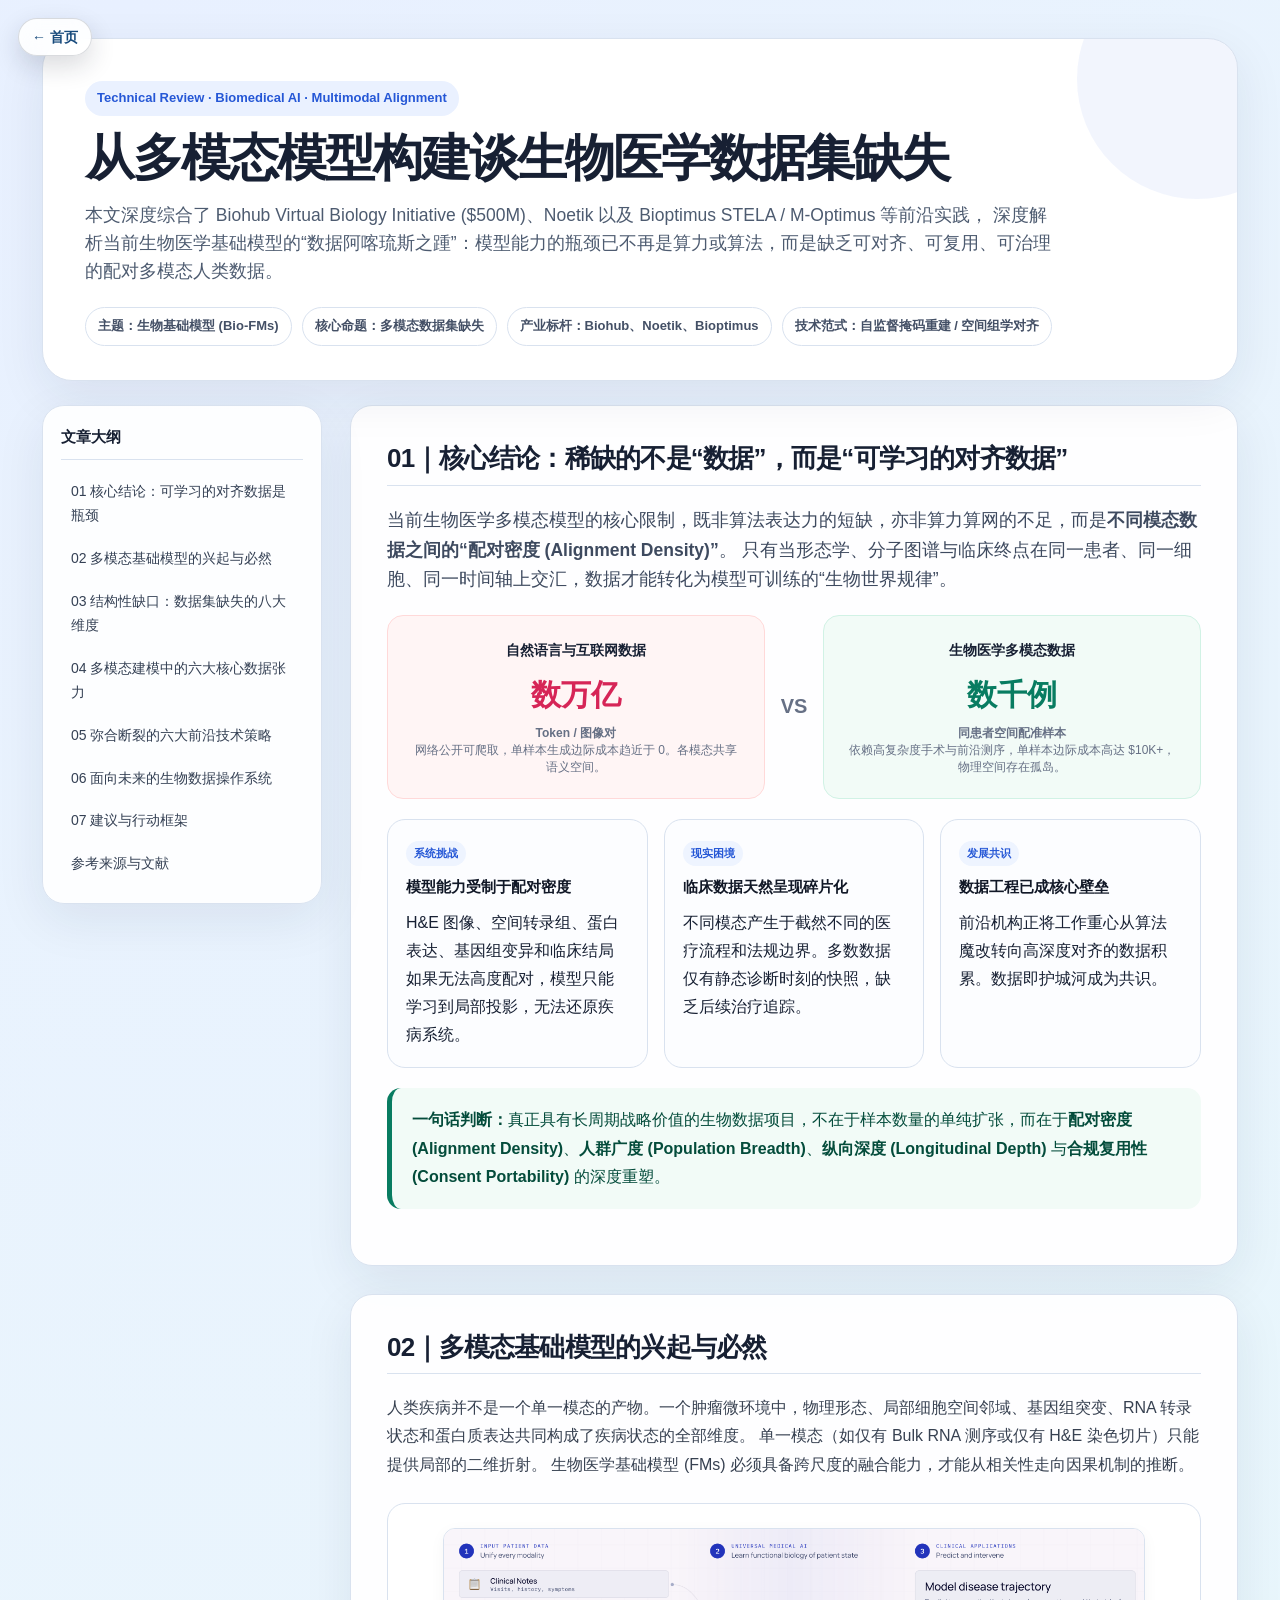
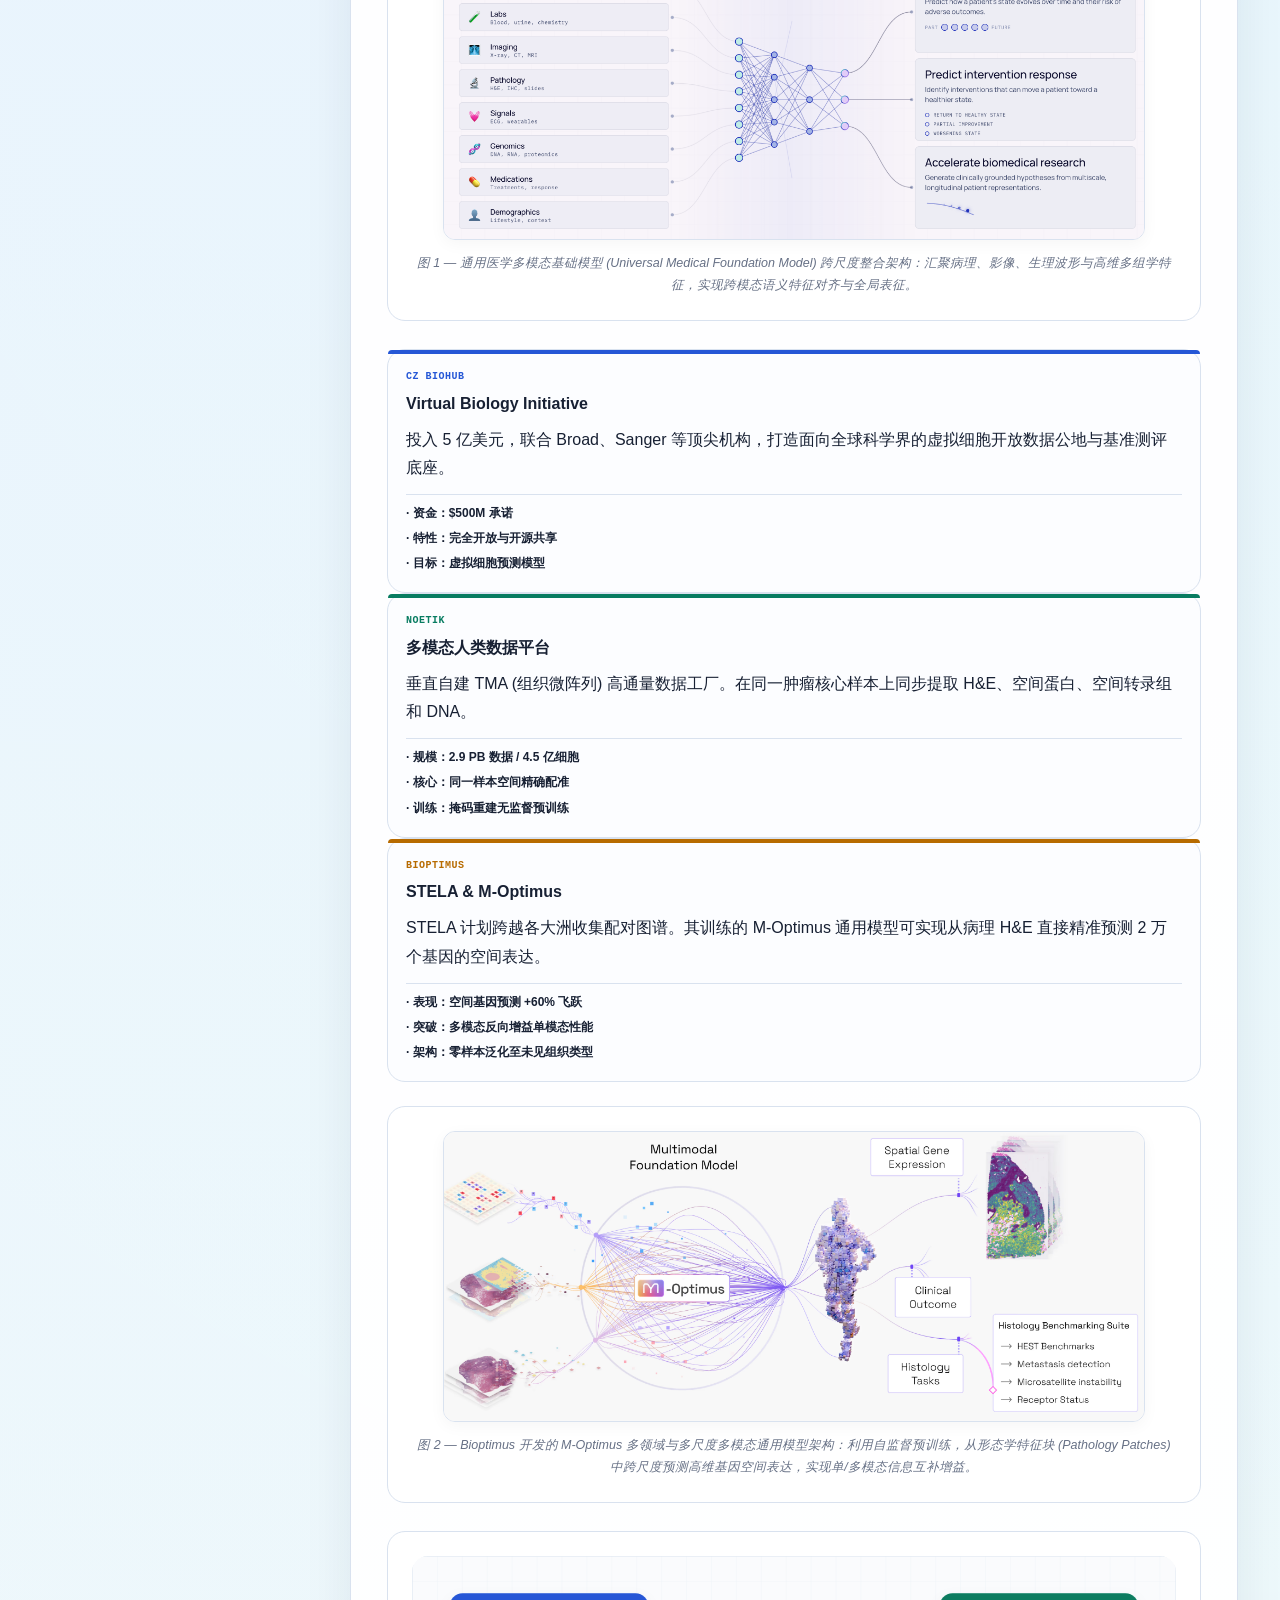
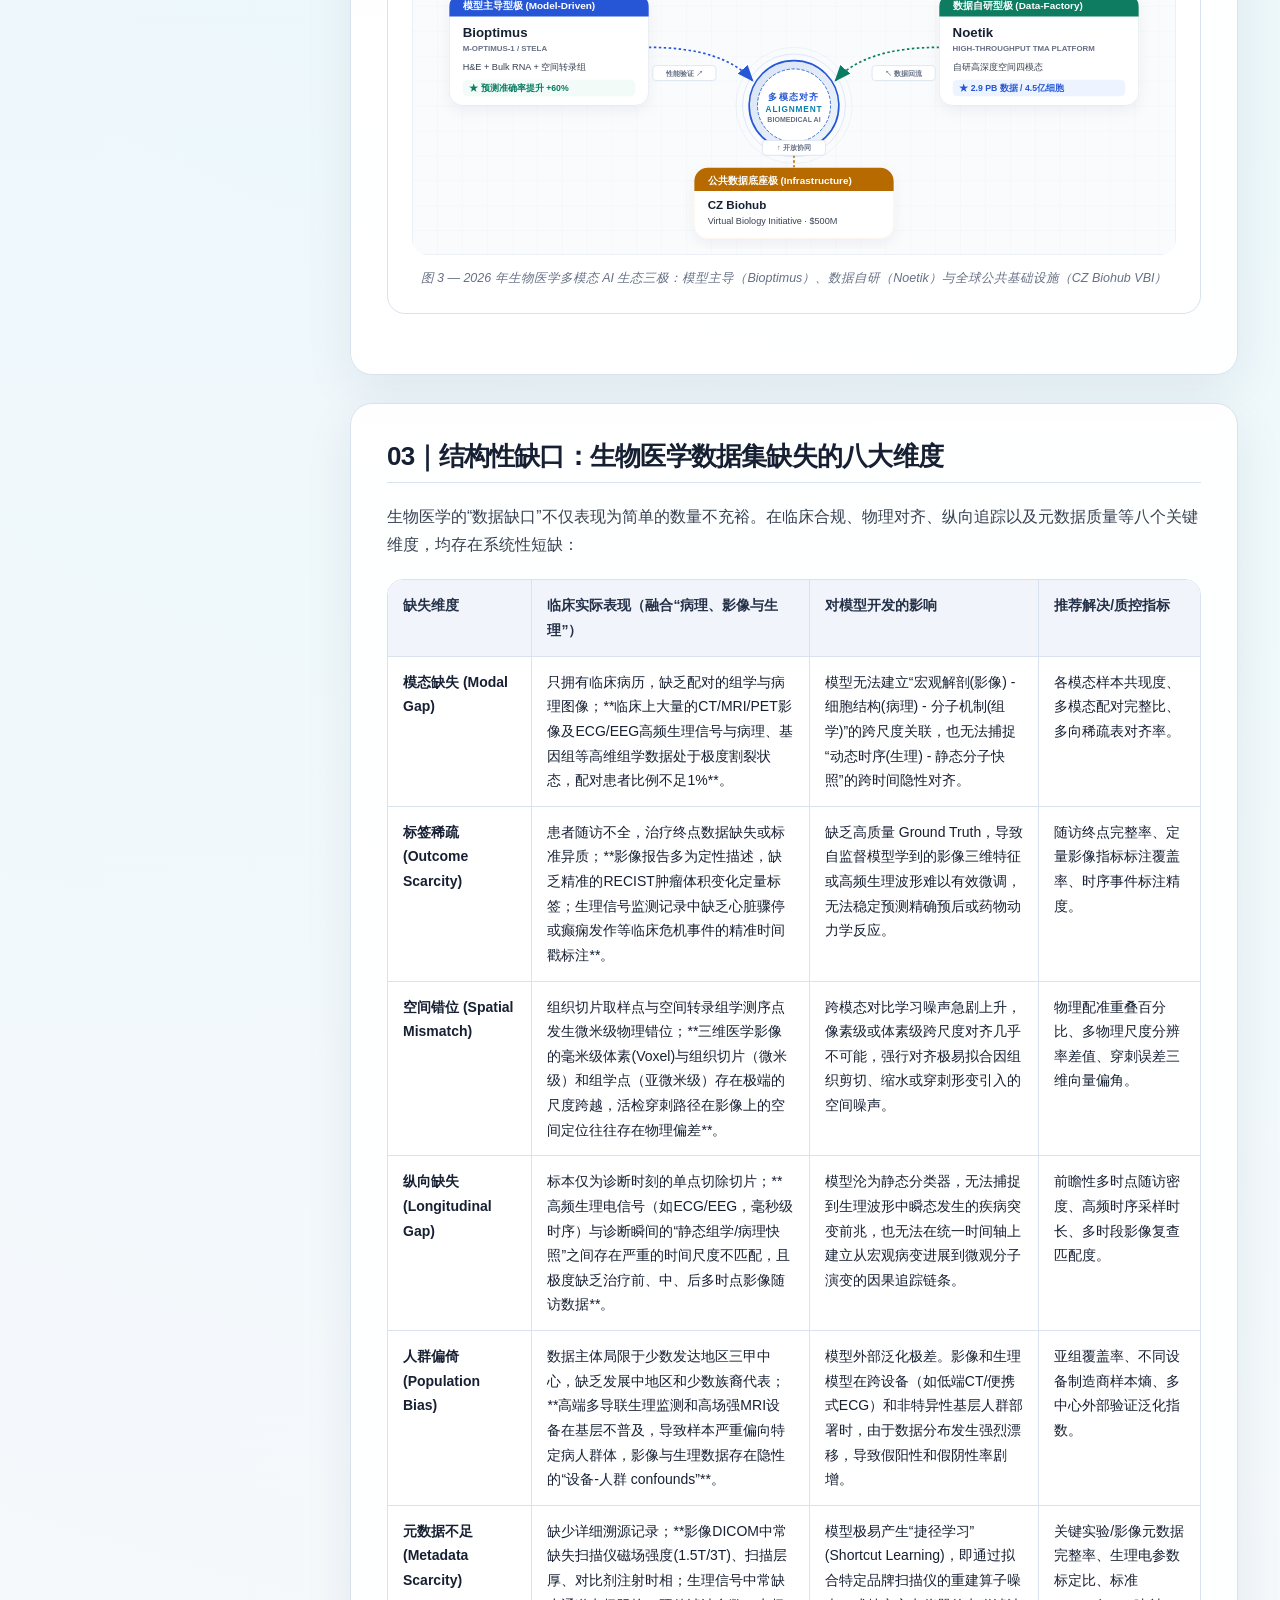
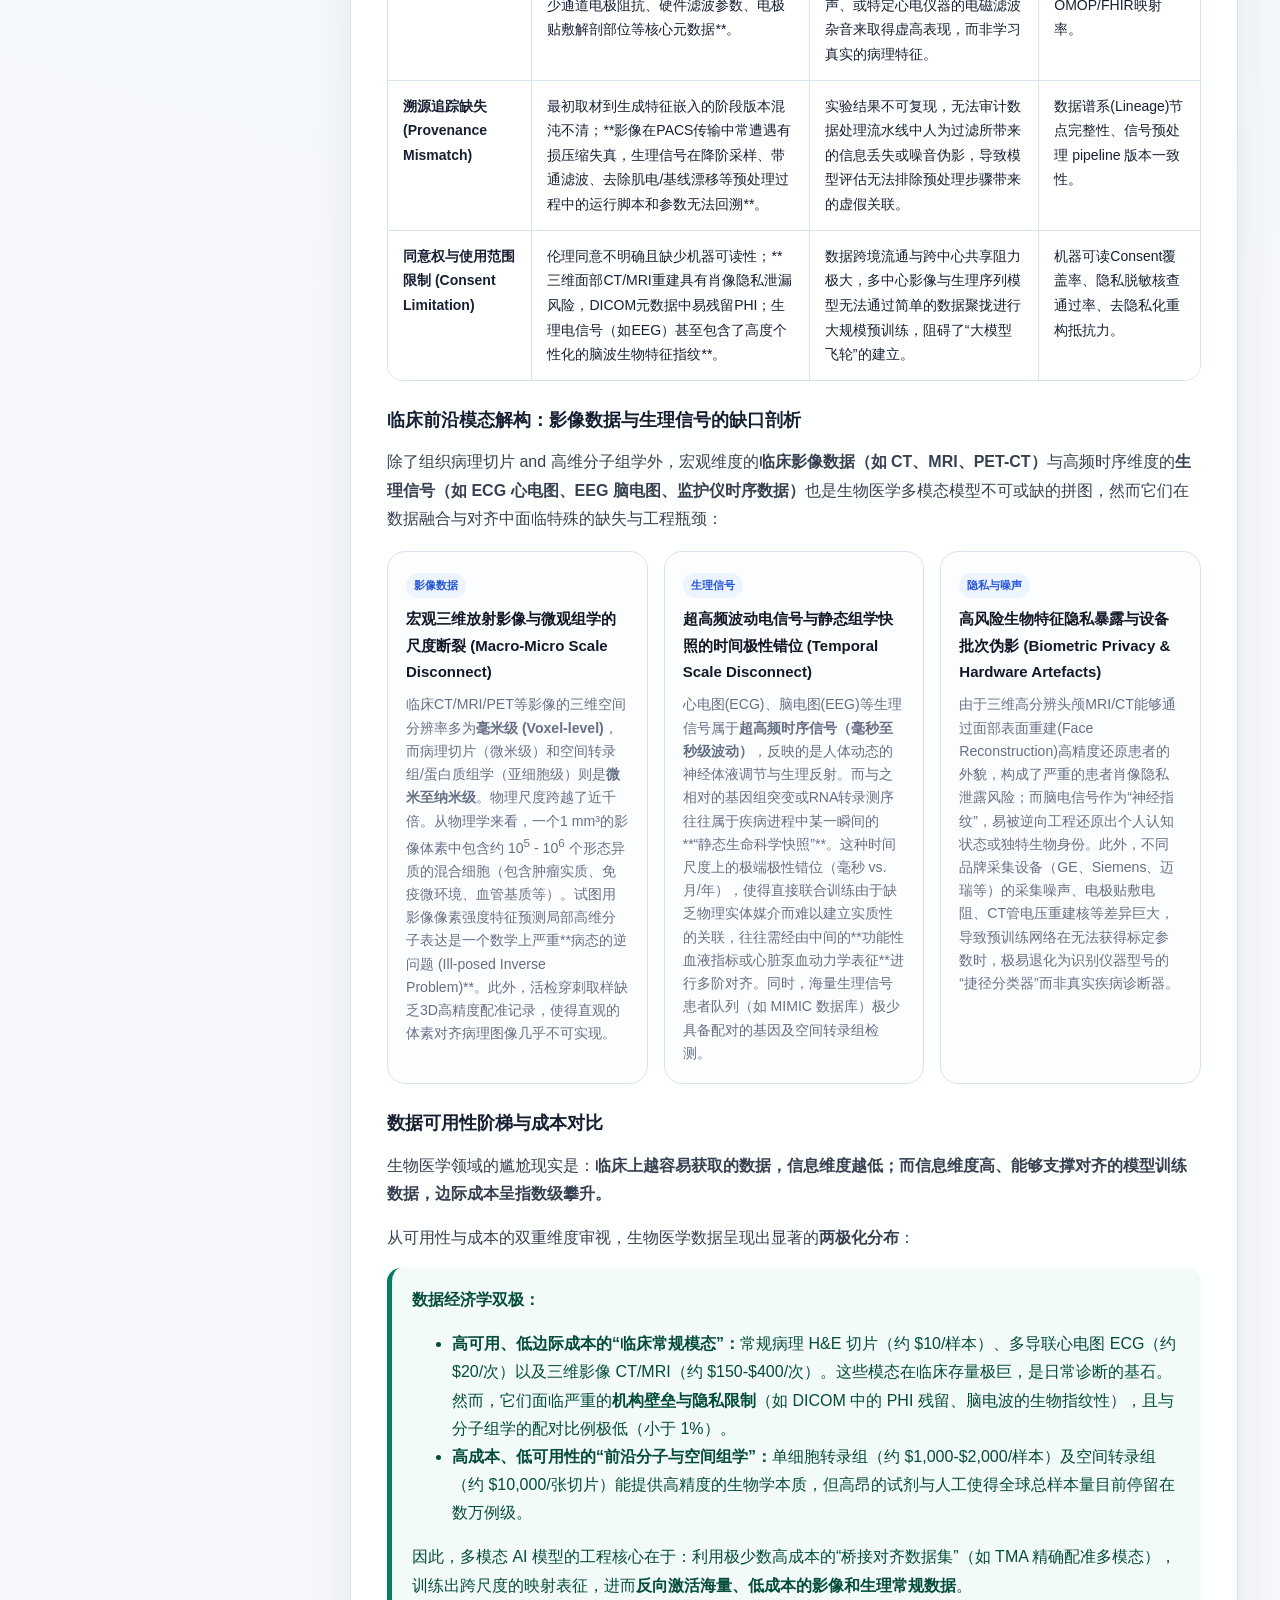
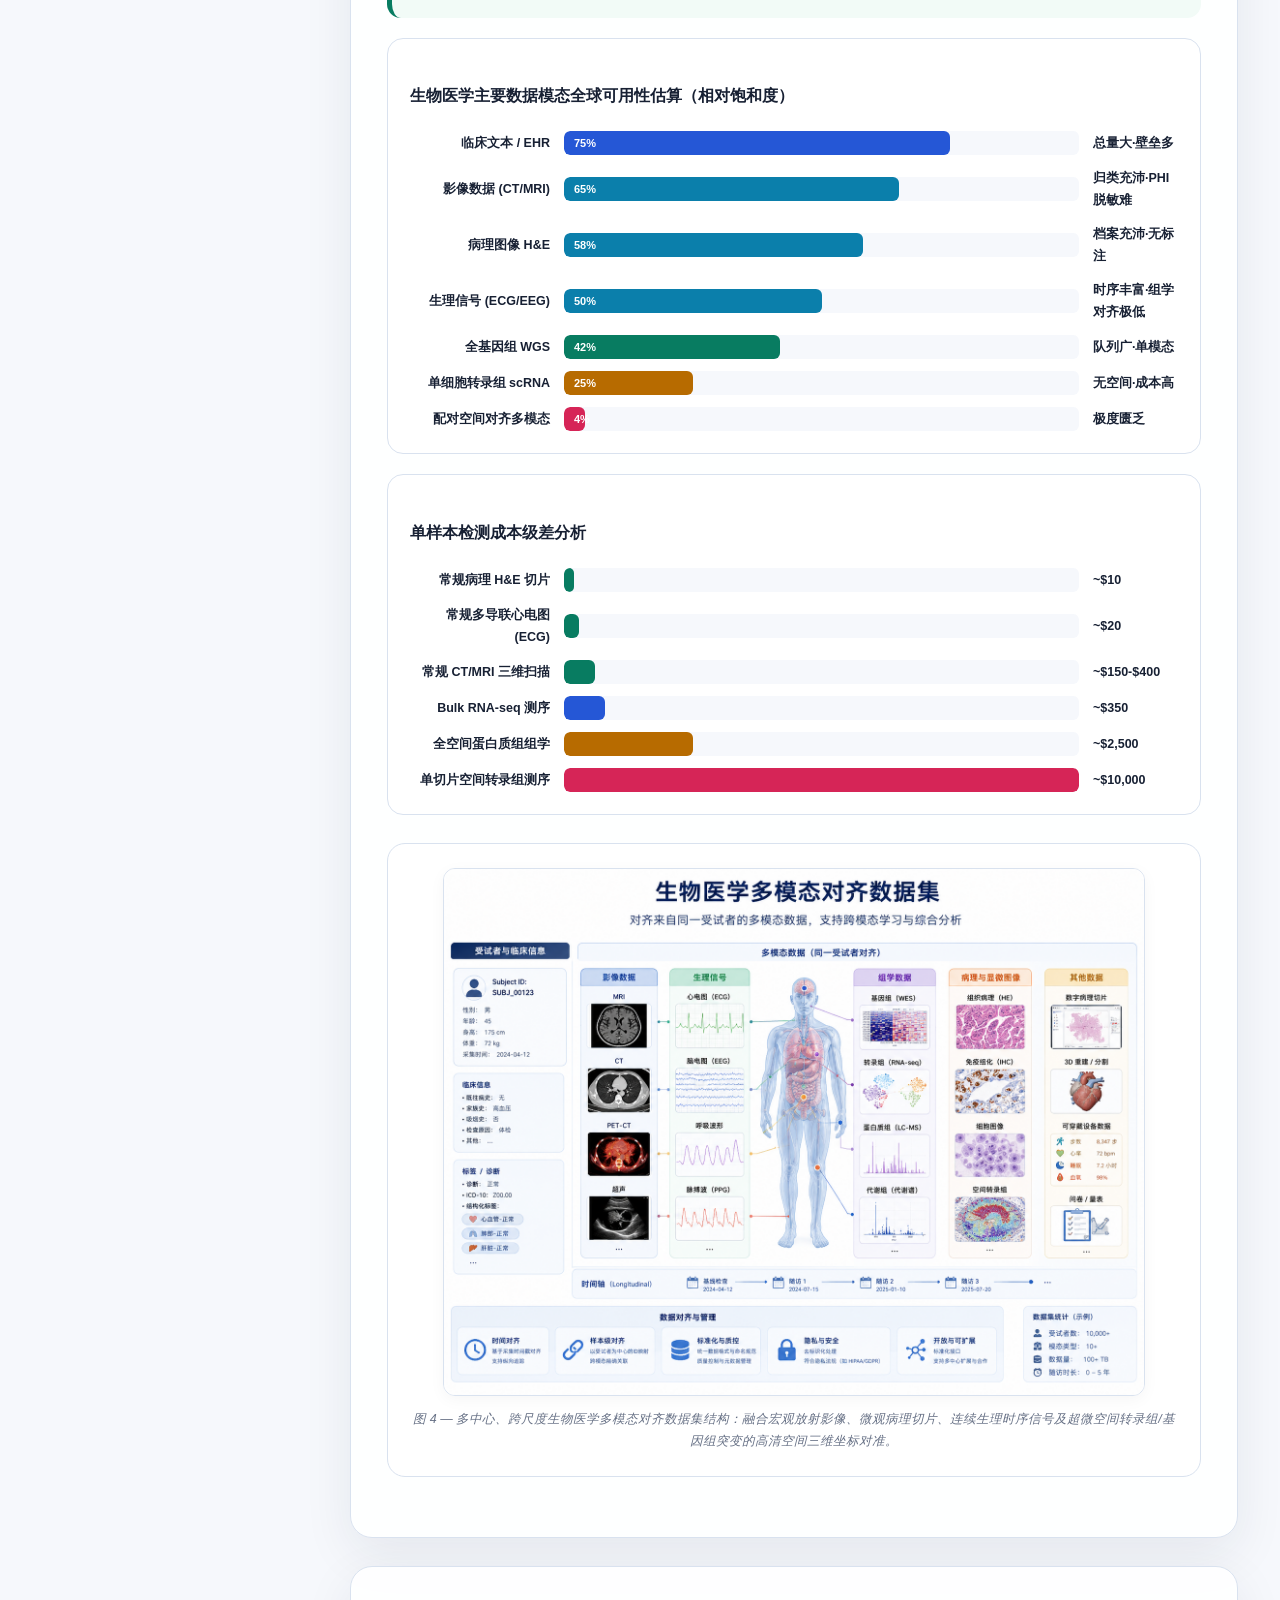
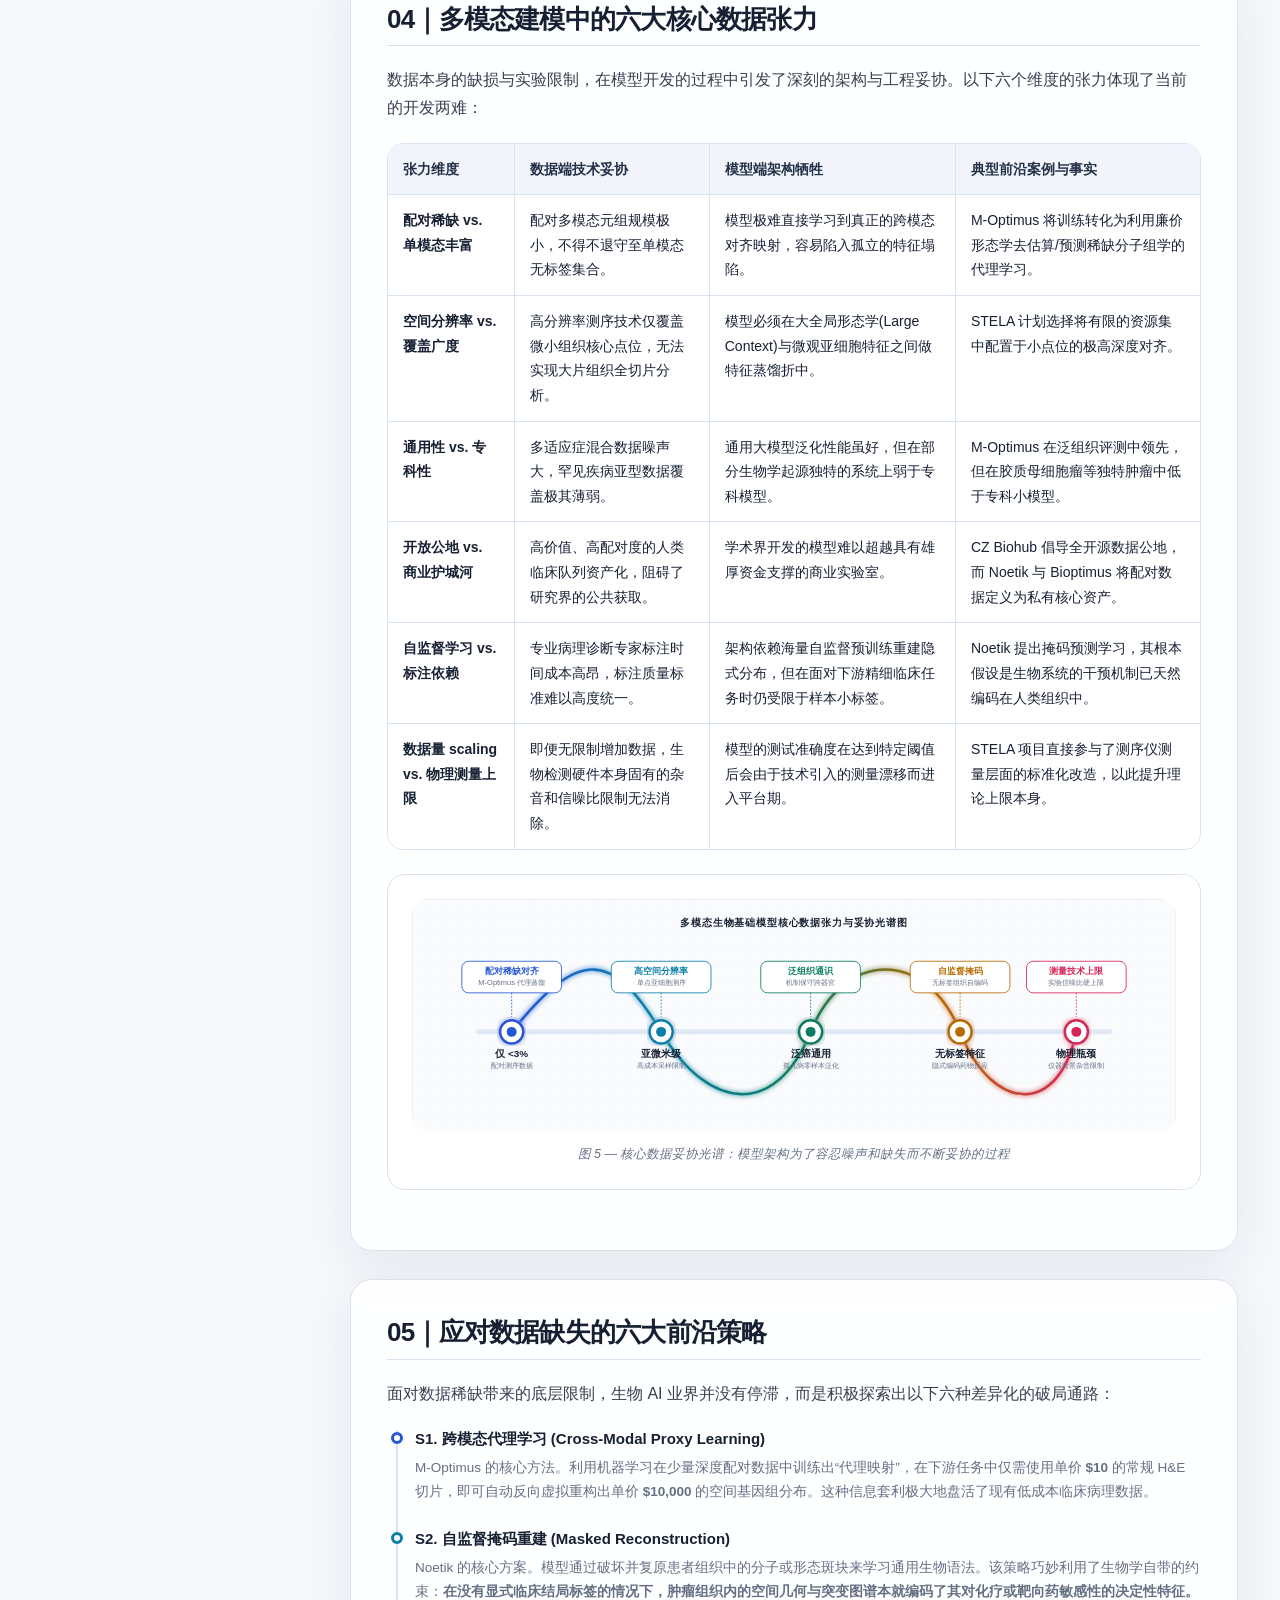
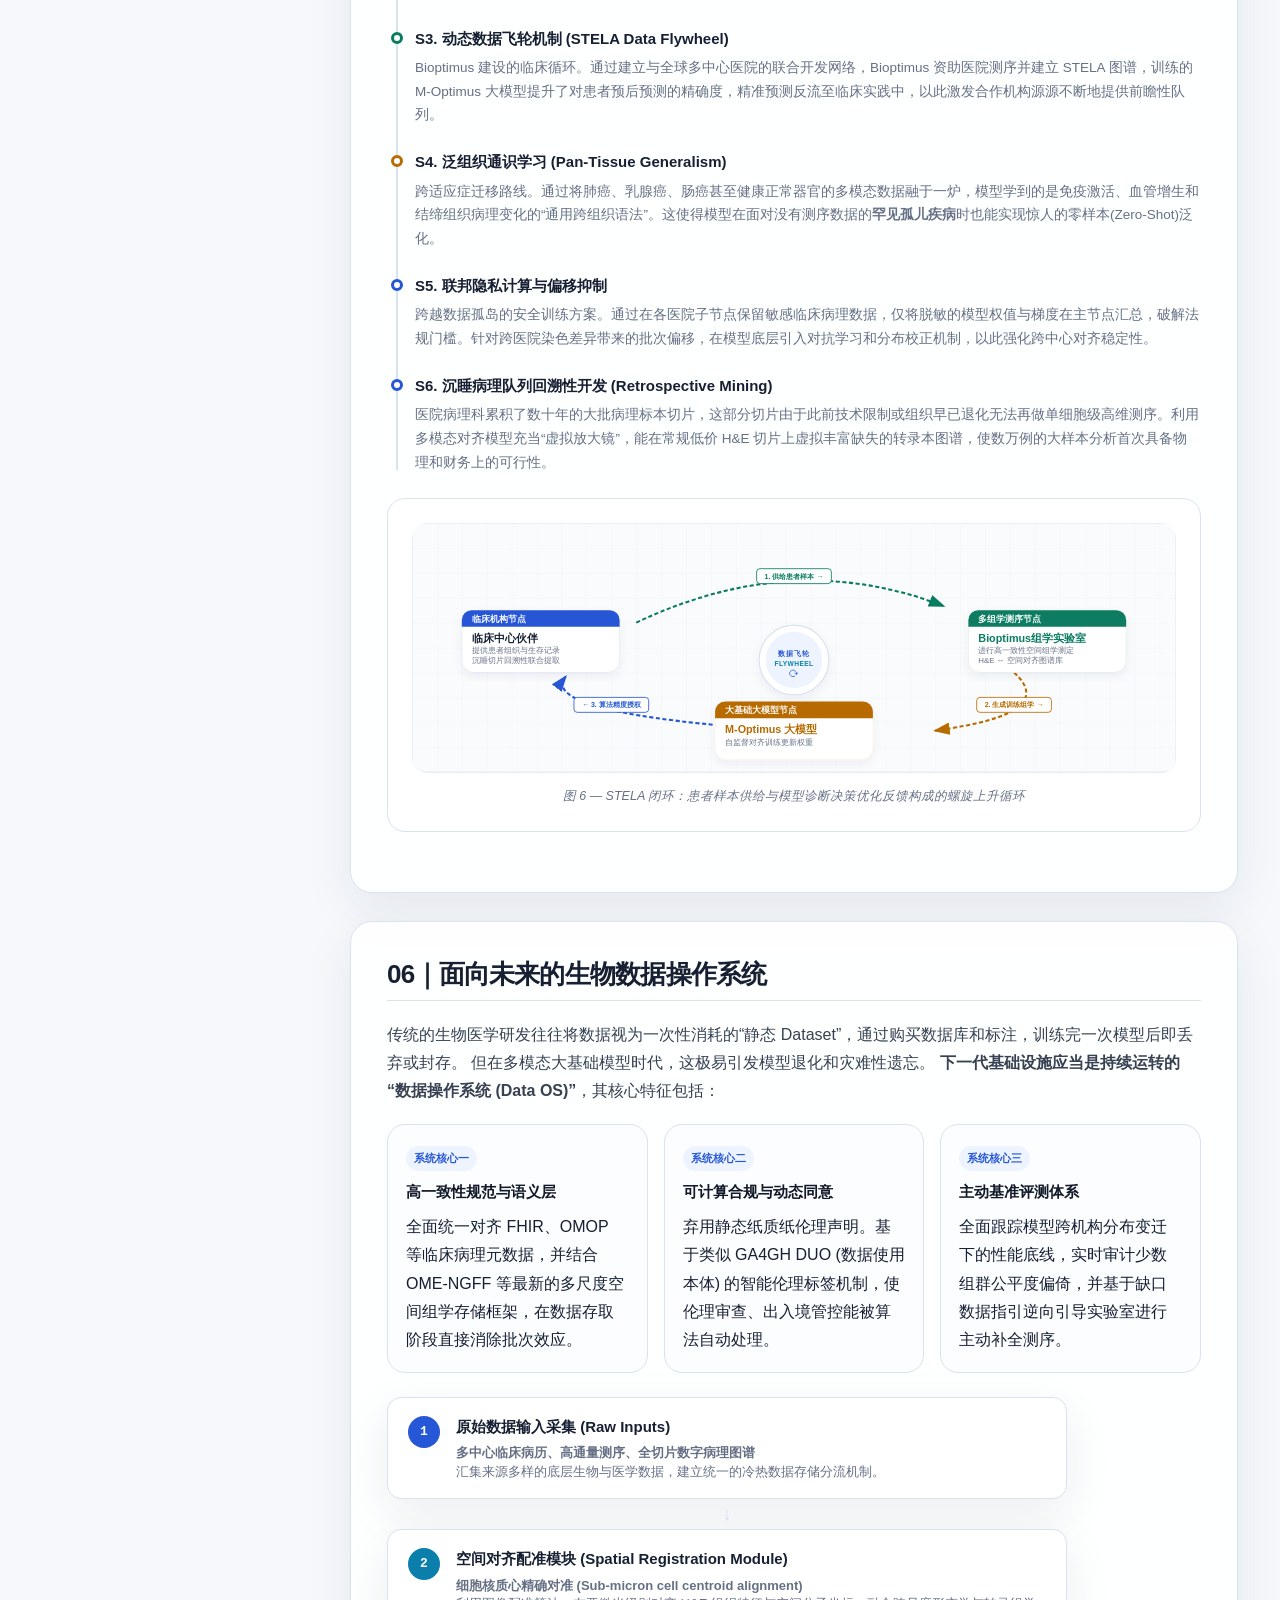
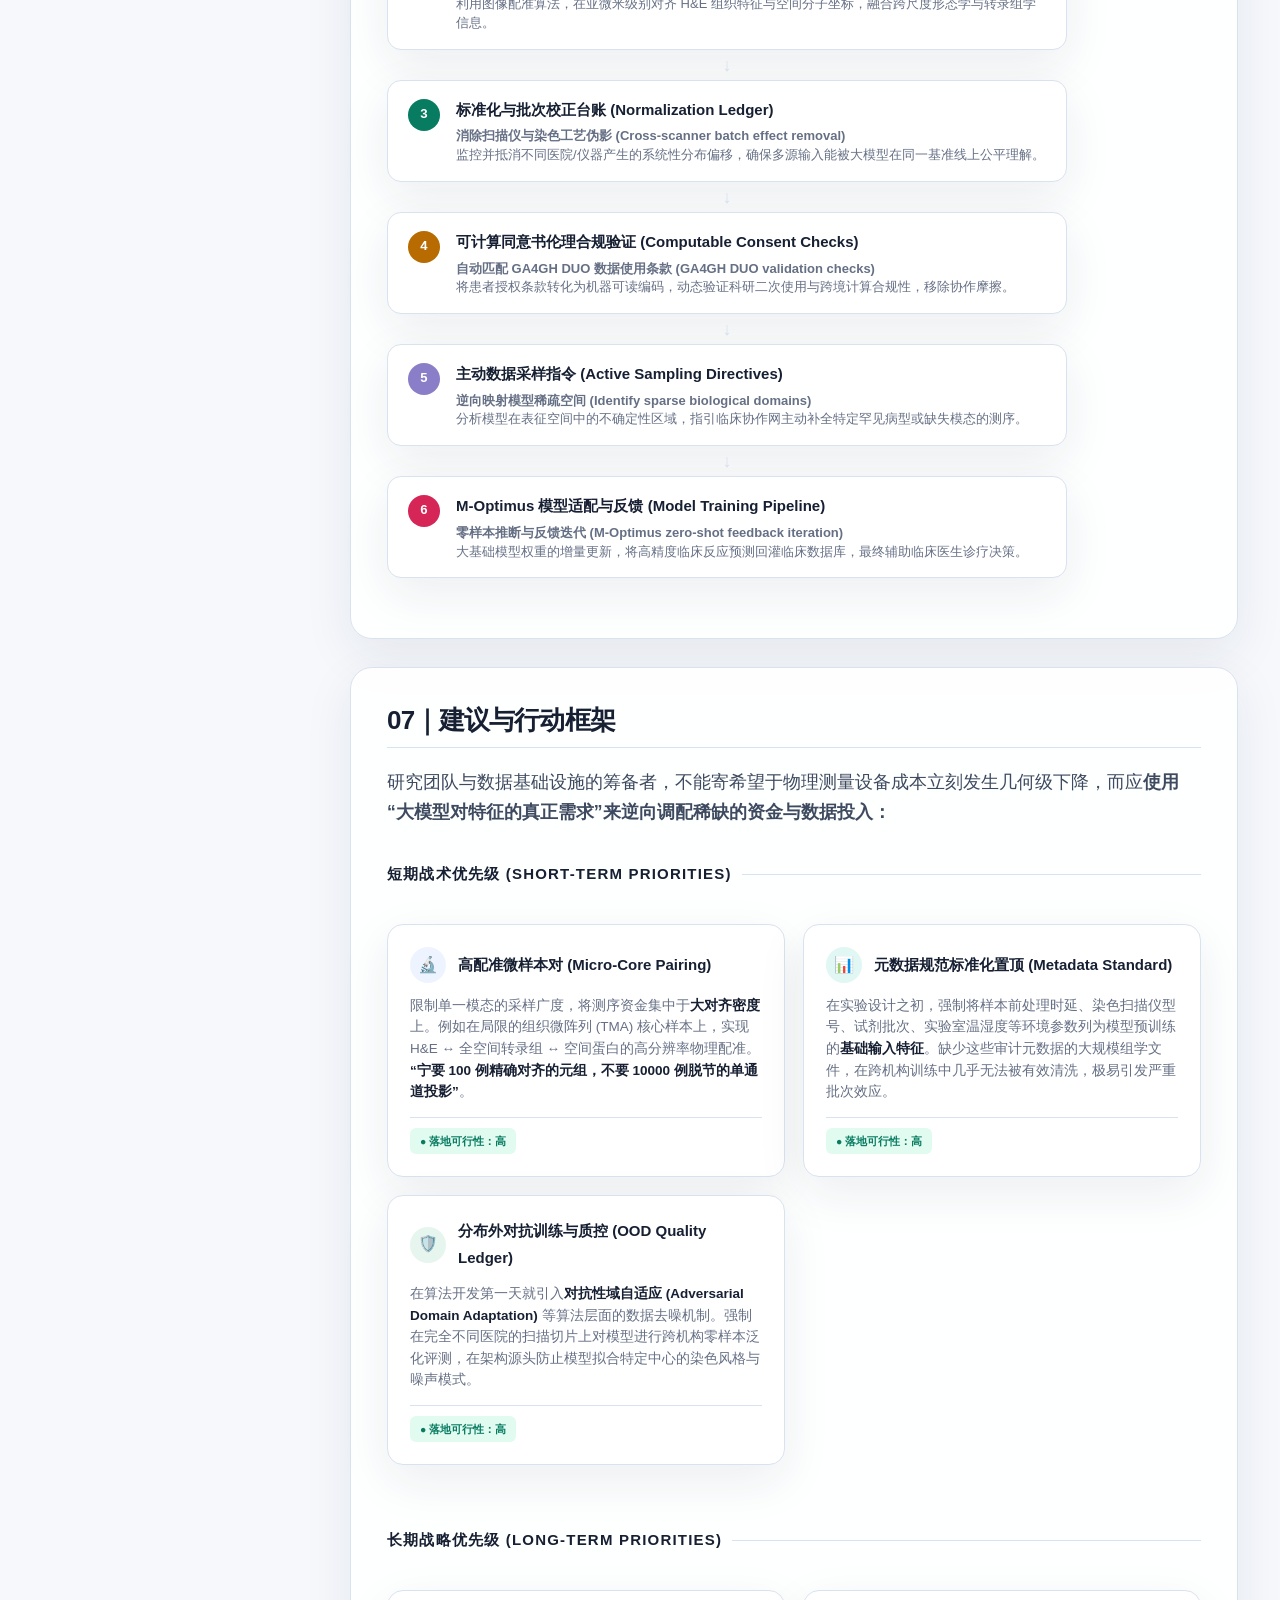
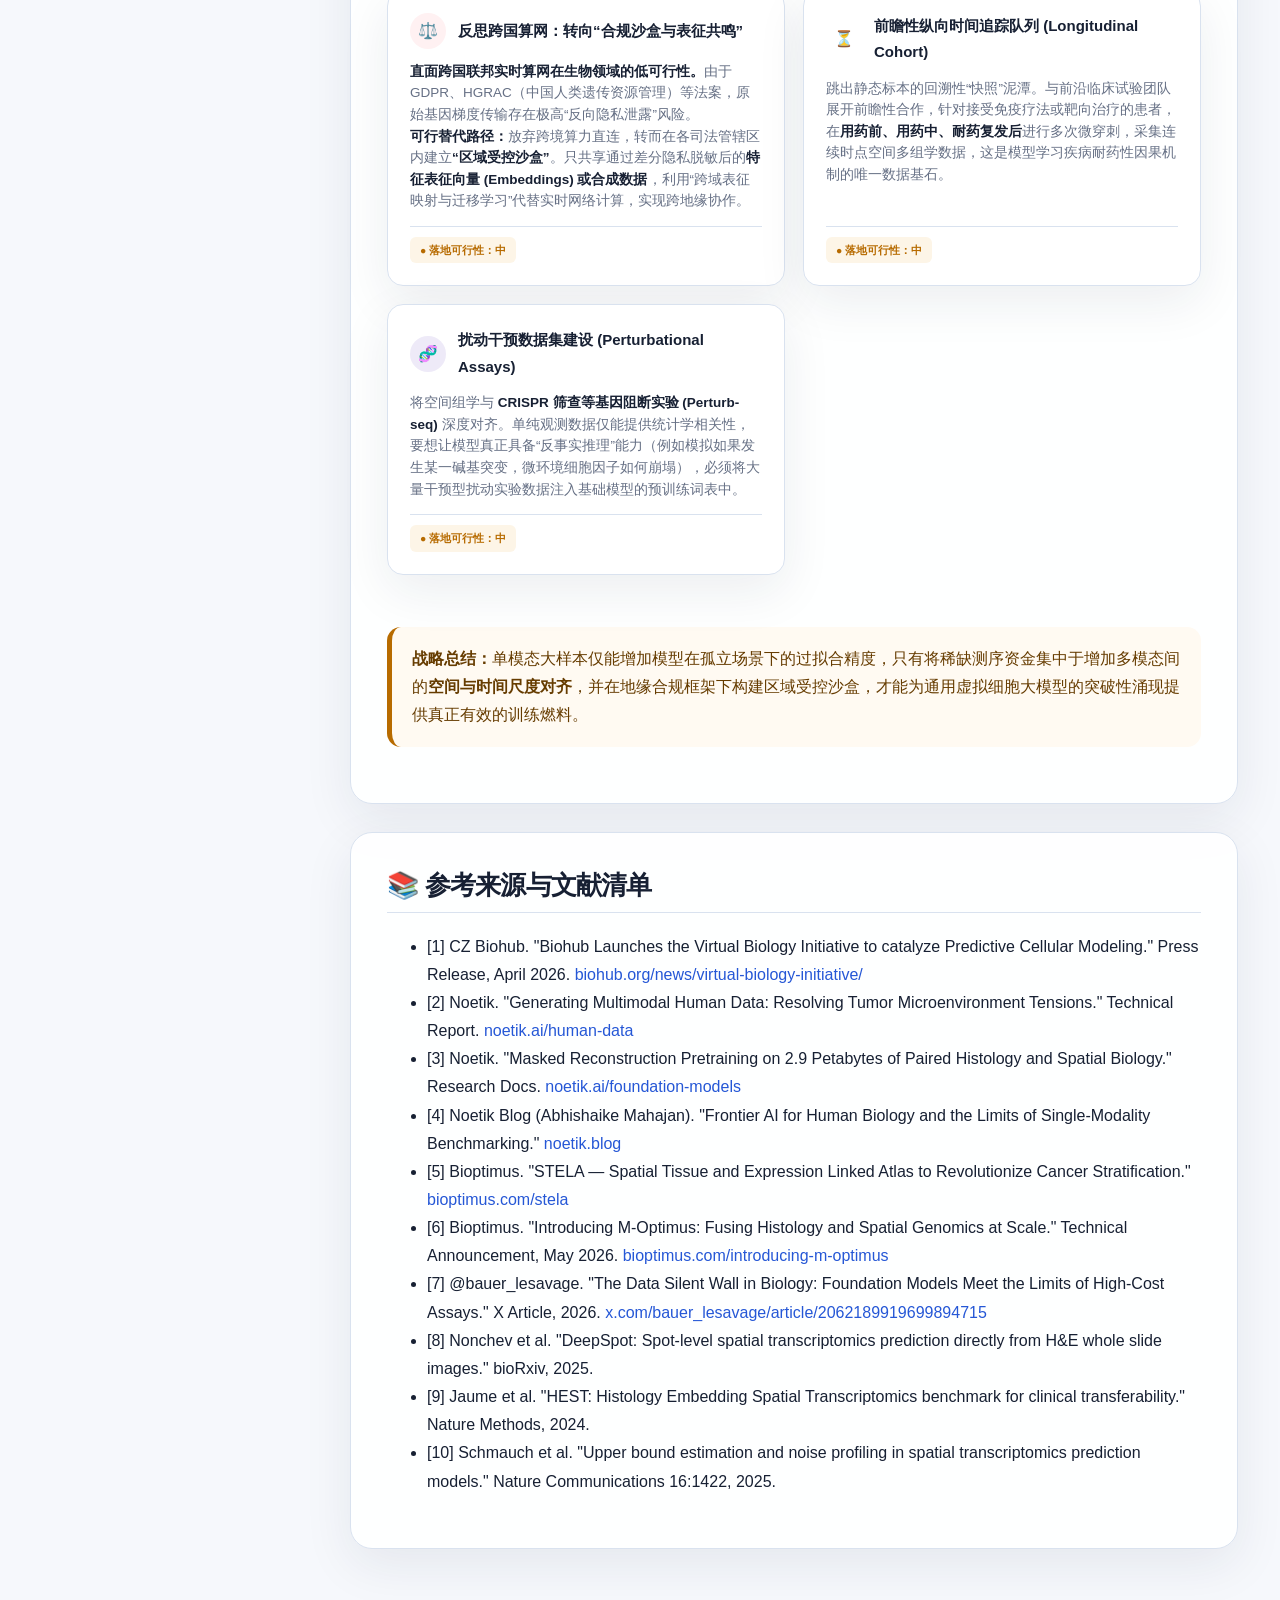
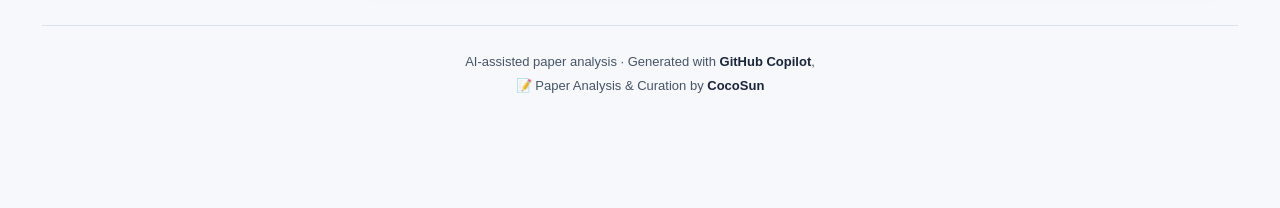
<file: notes/biomedical-data-gap-analysis/index.html>
<!DOCTYPE html>
<html lang="zh-CN">
<head>
  <meta charset="utf-8">
  <meta name="viewport" content="width=device-width,initial-scale=1">
  <title>从多模态模型构建谈生物医学数据集缺失 — 深度综合评述</title>
  <style>
    :root{
      --bg:#f6f8fc;--card:#fff;--ink:#172033;--muted:#667085;--line:#d9e2ef;
      --blue:#2557d6;--cyan:#0b7fab;--green:#087c61;--amber:#b76b00;
      --soft:#eef4ff;--soft2:#f5fbff;--shadow:0 16px 50px rgba(21,35,60,.08);
      --radius:22px;
    }
    *{box-sizing:border-box}
    body{
      margin:0;background:
      radial-gradient(circle at 10% 0%,#e8f0ff 0,transparent 32%),
      radial-gradient(circle at 95% 8%,#e8fff8 0,transparent 30%),var(--bg);
      color:var(--ink);font-family:-apple-system,BlinkMacSystemFont,"Segoe UI",Roboto,
      "PingFang SC","Microsoft YaHei",Arial,sans-serif;line-height:1.76;
    }
    a{color:var(--blue);text-decoration:none} a:hover{text-decoration:underline}
    .wrap{max-width:1240px;margin:0 auto;padding:38px 22px 80px}
    .hero{
      border:1px solid var(--line);border-radius:30px;background:linear-gradient(135deg,#wrap 0%,#f2f6ff 60%,#f1fffb 100%);
      box-shadow:var(--shadow);padding:42px 42px 34px;margin-bottom:24px;position:relative;overflow:hidden;
      background-color:#fff;
    }
    .hero:after{content:"";position:absolute;right:-80px;top:-80px;width:240px;height:240px;border-radius:50%;background:rgba(37,87,214,.06)}
    .eyebrow{display:inline-flex;gap:8px;align-items:center;background:#eaf1ff;color:var(--blue);font-weight:800;
      padding:6px 12px;border-radius:999px;font-size:13px;margin-bottom:14px}
    h1{font-size:clamp(30px,4.2vw,50px);line-height:1.15;margin:0 0 14px;letter-spacing:-.04em}
    .dek{font-size:17.5px;color:#4d5b70;max-width:980px;margin:0;line-height:1.6}
    .meta{display:flex;gap:10px;flex-wrap:wrap;margin-top:22px}
    .pill{border:1px solid var(--line);background:#fff;padding:7px 12px;border-radius:999px;color:#445066;font-size:13px;font-weight:700}
    .layout{display:grid;grid-template-columns:280px 1fr;gap:28px;align-items:start}
    
    /* Sticky Navigation */
    nav{
      position:sticky;top:18px;border:1px solid var(--line);border-radius:var(--radius);background:rgba(255,255,255,.9);
      backdrop-filter:blur(12px);box-shadow:var(--shadow);padding:18px
    }
    nav h3{margin:0 0 10px;font-size:15px;color:var(--ink);border-bottom:1px solid var(--line);padding-bottom:8px}
    nav a{display:block;padding:9px 10px;border-radius:10px;color:#344054;font-size:14px;transition:all 0.2s ease}
    nav a:hover, nav a.active{background:var(--soft);text-decoration:none;color:var(--blue);font-weight:600;padding-left:14px}
    
    /* Main Sections */
    section{
      background:rgba(255,255,255,.94);border:1px solid var(--line);border-radius:var(--radius);
      box-shadow:var(--shadow);padding:36px;margin-bottom:28px;
    }
    h2{font-size:26px;line-height:1.25;margin:0 0 20px;letter-spacing:-.03em;color:var(--ink);border-bottom:1px solid var(--line);padding-bottom:10px}
    h3{font-size:18px;margin:24px 0 12px;color:var(--ink);font-weight:700}
    p{margin:0 0 16px;color:#374151}
    .lead{font-size:17.5px;color:#3e4a5f;line-height:1.7}
    
    /* Grid & Cards */
    .grid{display:grid;grid-template-columns:repeat(3,1fr);gap:16px;margin:18px 0}
    .card{border:1px solid var(--line);border-radius:18px;background:#fcfdff;padding:18px;transition:all 0.2s ease}
    .card:hover{transform:translateY(-2px);box-shadow:var(--shadow);border-color:var(--blue)}
    .card b{display:block;margin-bottom:8px;color:#111827;font-size:15px}
    .tag{display:inline-block;background:var(--soft);color:var(--blue);font-size:11px;font-weight:800;border-radius:999px;padding:3px 8px;margin-bottom:8px}
    
    /* Styled Quotes */
    .quote{border-left:5px solid var(--blue);background:#f7fbff;border-radius:14px;padding:18px 20px;margin:20px 0;color:#344054}
    .quote.warn{border-left-color:var(--amber);background:#fffaf2;color:#663c00}
    .quote.ok{border-left-color:var(--green);background:#f2fbf7;color:#044c3b}
    
    /* Tables */
    .t-wrap{overflow-x:auto;margin:20px 0;border:1px solid var(--line);border-radius:16px}
    table{width:100%;border-collapse:separate;border-spacing:0;font-size:14px;background:#fff}
    th,td{border-bottom:1px solid var(--line);border-right:1px solid var(--line);padding:13px 15px;vertical-align:top}
    tr:last-child td{border-bottom:0} th:last-child,td:last-child{border-right:0}
    th{background:#f1f5fb;text-align:left;color:#243047;font-weight:900}
    tr:hover td{background:#fafbfe}
    
    /* Diagrams and SVGs */
    .diagram{background:#0f172a;color:#d9e7ff;border-radius:18px;padding:20px;overflow:auto;font-family:ui-monospace,SFMono-Regular,Menlo,Consolas,monospace;font-size:13px;line-height:1.55;margin:18px 0}
    .illus{margin:24px 0;text-align:center;border:1px solid var(--line);border-radius:18px;padding:24px;background:#fff}
    .illus svg{max-width:100%;height:auto;display:block;margin:0 auto}
    .illus-caption{font-size:12.5px;color:var(--muted);margin-top:12px;font-style:italic}
    
    /* CSS Charts */
    .bar-chart { margin: 20px 0; border: 1px solid var(--line); border-radius: 16px; padding: 22px; background: #fff; }
    .bar-row { display: flex; align-items: center; gap: 14px; margin-bottom: 12px; }
    .bar-row:last-child { margin-bottom: 0; }
    .bar-label { width: 140px; font-size: 12.5px; font-weight: 700; color: var(--ink); text-align: right; flex-shrink: 0; }
    .bar-track { flex: 1; height: 24px; background: var(--bg); border-radius: 6px; overflow: hidden; position: relative; }
    .bar-fill { height: 100%; border-radius: 6px; display: flex; align-items: center; padding-left: 10px; font-size: 11px; font-weight: 700; color: white; transition: width 1s ease-in-out; }
    .bar-fill.blue { background: var(--blue); }
    .bar-fill.cyan { background: var(--cyan); }
    .bar-fill.green { background: var(--green); }
    .bar-fill.amber { background: var(--amber); }
    .bar-fill.rose { background: #d62557; }
    .bar-value { width: 85px; font-size: 12.5px; font-weight: 700; color: var(--ink); }

    /* Comparison Row */
    .compare-row { display: grid; grid-template-columns: 1fr auto 1fr; gap: 16px; margin: 20px 0; align-items: stretch; }
    .compare-side { padding: 22px; border-radius: 16px; border: 1px solid var(--line); display: flex; flex-direction: column; justify-content: center; }
    .compare-side.left { background: #fff5f5; border-color: #ffd9d9; text-align: center; }
    .compare-side.right { background: #f2fbf7; border-color: #d1f2e5; text-align: center; }
    .compare-center { display: flex; align-items: center; justify-content: center; font-size: 20px; font-weight: bold; color: var(--muted); }
    .compare-title { font-weight: 700; font-size: 14px; color: var(--ink); margin-bottom: 6px; }
    .compare-value { font-size: 30px; font-weight: 900; margin-bottom: 4px; }
    .compare-side.left .compare-value { color: #d62557; }
    .compare-side.right .compare-value { color: var(--green); }
    .compare-desc { font-size: 12px; color: var(--muted); line-height: 1.4 }

    /* Company Custom Cards */
    .card-top-bar { height: 4px; margin: -18px -18px 14px -18px; border-radius: 18px 18px 0 0; }
    .card-top-bar.blue { background: var(--blue); }
    .card-top-bar.green { background: var(--green); }
    .card-top-bar.amber { background: var(--amber); }
    .card-org { font-family: ui-monospace,SFMono-Regular,Menlo,monospace; font-size: 10px; font-weight: bold; margin-bottom: 4px; letter-spacing: 0.05em; text-transform: uppercase; }
    .card-org.blue { color: var(--blue); }
    .card-org.green { color: var(--green); }
    .card-org.amber { color: var(--amber); }
    .card-name { font-size: 16px; font-weight: 700; color: var(--ink); margin-bottom: 8px; }
    .card-stats { margin-top: 12px; padding-top: 8px; border-top: 1px solid var(--line); font-size: 12px; display: flex; flex-direction: column; gap: 4px; }
    .card-stats span { font-weight: 600; color: var(--ink); }

    /* Timeline */
    .timeline { position: relative; padding-left: 28px; margin: 18px 0; }
    .timeline::before { content: ''; position: absolute; left: 9px; top: 4px; bottom: 4px; width: 2px; background: var(--line); }
    .tl-item { position: relative; padding-bottom: 22px; }
    .tl-item:last-child { padding-bottom: 0; }
    .tl-dot { position: absolute; left: -24px; top: 6px; width: 12px; height: 12px; border-radius: 50%; background: #fff; border: 3px solid var(--blue); }
    .tl-item:nth-child(2) .tl-dot { border-color: var(--cyan); }
    .tl-item:nth-child(3) .tl-dot { border-color: var(--green); }
    .tl-item:nth-child(4) .tl-dot { border-color: var(--amber); }
    .tl-title { font-weight: 700; font-size: 15px; margin-bottom: 4px; color: var(--ink); }
    .tl-desc { font-size: 13.5px; color: var(--muted); }

    /* Progress Bar */
    .scroll-prog { position: fixed; top: 0; left: 0; height: 3px; background: linear-gradient(90deg, var(--blue), var(--cyan), var(--green)); z-index: 1000; width: 0%; transition: width 0.1s linear; }

    /* Vertical Pipeline Flowchart */
    .pipeline { max-width: 680px; margin: 24px 0 24px 0; display: flex; flex-direction: column; align-items: stretch; }
    .pipe-step { display: flex; align-items: flex-start; gap: 16px; border: 1px solid var(--line); border-radius: 14px; padding: 16px 20px; background: #fff; box-shadow: var(--shadow); transition: all 0.2s; }
    .pipe-step:hover { border-color: var(--blue); transform: translateX(4px); }
    .pipe-badge { width: 32px; height: 32px; border-radius: 50%; display: flex; align-items: center; justify-content: center; font-family: ui-monospace, monospace; font-size: 13px; font-weight: 800; color: #fff; flex-shrink: 0; margin-top: 2px; }
    .pipe-badge.blue { background: var(--blue); }
    .pipe-badge.cyan { background: var(--cyan); }
    .pipe-badge.green { background: var(--green); }
    .pipe-badge.amber { background: var(--amber); }
    .pipe-badge.rose { background: #d62557; }
    .pipe-badge.purple { background: #8b7ec8; }
    .pipe-content { flex: 1; }
    .pipe-title { font-size: 15px; font-weight: 700; color: var(--ink); margin-bottom: 4px; }
    .pipe-desc { font-size: 13px; color: var(--muted); line-height: 1.45; }
    .pipe-arrow { text-align: center; color: var(--line); font-size: 18px; margin: 6px 0; font-weight: bold; line-height: 1; }

    /* Recommendation Grid & Cards */
    .recommend-section { display: flex; flex-direction: column; gap: 24px; margin-top: 20px; }
    .recommend-group-title { font-size: 15px; font-weight: 800; color: var(--ink); text-transform: uppercase; letter-spacing: 0.08em; display: flex; align-items: center; gap: 10px; margin-bottom: 12px; margin-top: 14px; }
    .recommend-group-title::after { content: ''; flex: 1; height: 1px; background: var(--line); }
    .recommend-grid { display: grid; grid-template-columns: repeat(2, 1fr); gap: 18px; margin-bottom: 24px; }
    .recommend-card { border: 1px solid var(--line); border-radius: 16px; padding: 22px; background: #ffffff; box-shadow: var(--shadow); position: relative; overflow: hidden; display: flex; flex-direction: column; justify-content: space-between; transition: all 0.25s ease; }
    .recommend-card:hover { border-color: var(--blue); transform: translateY(-2px); box-shadow: 0 12px 30px rgba(37,87,214,0.06); }
    .recommend-card-header { display: flex; align-items: center; gap: 12px; margin-bottom: 12px; }
    .recommend-icon { width: 36px; height: 36px; border-radius: 50%; display: flex; align-items: center; justify-content: center; font-size: 16px; font-weight: bold; flex-shrink: 0; }
    .recommend-icon.blue { background: var(--soft); color: var(--blue); }
    .recommend-icon.cyan { background: #e0f7f4; color: var(--cyan); }
    .recommend-icon.green { background: #e6f6ee; color: var(--green); }
    .recommend-icon.amber { background: var(--amber-lt); color: var(--amber); }
    .recommend-icon.rose { background: #fff1f2; color: #d62557; }
    .recommend-icon.purple { background: #eeeaf8; color: #8b7ec8; }
    
    .recommend-title { font-size: 15px; font-weight: 800; color: var(--ink); }
    .recommend-body { font-size: 13.5px; color: var(--muted); line-height: 1.6; margin-bottom: 14px; flex-grow: 1; }
    .recommend-body strong { color: var(--ink); font-weight: 700; }
    .recommend-footer { display: flex; align-items: center; justify-content: space-between; border-top: 1px solid var(--line); padding-top: 10px; margin-top: auto; }
    .recommend-feasibility { font-size: 10.5px; padding: 4px 10px; border-radius: 6px; font-weight: 800; display: inline-flex; align-items: center; gap: 4px; }
    .recommend-feasibility.high { background: #e2fbf0; color: var(--green); }
    .recommend-feasibility.medium { background: #fdf5e7; color: var(--amber); }
    .recommend-feasibility.low { background: #fff1f1; color: #d62557; }
    
    @media(max-width:960px){
      .recommend-grid { grid-template-columns: 1fr; }
    }

    @media(max-width:960px){
      .layout{grid-template-columns:1fr}
      nav{position:relative;top:0}
      .grid{grid-template-columns:1fr}
      .hero{padding:30px 24px}
      .compare-row{grid-template-columns:1fr}
      .compare-center{padding:10px 0}
      .cards3{grid-template-columns:1fr}
    }
    footer {
      border-top: 1px solid var(--line);
      padding: 24px 0 30px;
      margin-top: 48px;
      text-align: center;
      color: #475467;
      font-size: 13px;
      line-height: 1.85;
    }
    footer strong {
      color: #1b253b;
      font-weight: 700;
    }
  </style>
</head>
<body>
<div class="scroll-prog" id="scrollIndicator"></div>

<div class="wrap">
  <!-- ==================== HERO ==================== -->
  <header class="hero">
    <div class="eyebrow">Technical Review · Biomedical AI · Multimodal Alignment</div>
    <h1>从多模态模型构建谈生物医学数据集缺失</h1>
    <p class="dek">
      本文深度综合了 Biohub Virtual Biology Initiative ($500M)、Noetik 以及 Bioptimus STELA / M‑Optimus 等前沿实践，
      深度解析当前生物医学基础模型的“数据阿喀琉斯之踵”：模型能力的瓶颈已不再是算力或算法，而是缺乏可对齐、可复用、可治理的配对多模态人类数据。
    </p>
    <div class="meta">
      <span class="pill">主题：生物基础模型 (Bio-FMs)</span>
      <span class="pill">核心命题：多模态数据集缺失</span>
      <span class="pill">产业标杆：Biohub、Noetik、Bioptimus</span>
      <span class="pill">技术范式：自监督掩码重建 / 空间组学对齐</span>
    </div>
  </header>

  <!-- ==================== LAYOUT ==================== -->
  <div class="layout">
    <!-- Sidebar Navigation -->
    <nav id="sidebarNav">
      <h3>文章大纲</h3>
      <a href="#thesis">01 核心结论：可学习的对齐数据是瓶颈</a>
      <a href="#rise">02 多模态基础模型的兴起与必然</a>
      <a href="#gaps">03 结构性缺口：数据集缺失的八大维度</a>
      <a href="#tensions">04 多模态建模中的六大核心数据张力</a>
      <a href="#strategies">05 弥合断裂的六大前沿技术策略</a>
      <a href="#data-os">06 面向未来的生物数据操作系统</a>
      <a href="#recommendations">07 建议与行动框架</a>
      <a href="#refs">参考来源与文献</a>
    </nav>

    <!-- Main Content -->
    <main>
      <!-- SECTION 1 -->
      <section id="thesis">
        <h2>01｜核心结论：稀缺的不是“数据”，而是“可学习的对齐数据”</h2>
        <p class="lead">
          当前生物医学多模态模型的核心限制，既非算法表达力的短缺，亦非算力算网的不足，而是<strong>不同模态数据之间的“配对密度 (Alignment Density)”</strong>。
          只有当形态学、分子图谱与临床终点在同一患者、同一细胞、同一时间轴上交汇，数据才能转化为模型可训练的“生物世界规律”。
        </p>
        
        <!-- Compare Box -->
        <div class="compare-row">
          <div class="compare-side left">
            <div class="compare-title">自然语言与互联网数据</div>
            <div class="compare-value">数万亿</div>
            <div class="compare-desc"><strong>Token / 图像对</strong><br>网络公开可爬取，单样本生成边际成本趋近于 0。各模态共享语义空间。</div>
          </div>
          <div class="compare-center">VS</div>
          <div class="compare-side right">
            <div class="compare-title">生物医学多模态数据</div>
            <div class="compare-value">数千例</div>
            <div class="compare-desc"><strong>同患者空间配准样本</strong><br>依赖高复杂度手术与前沿测序，单样本边际成本高达 $10K+，物理空间存在孤岛。</div>
          </div>
        </div>

        <div class="grid">
          <div class="card">
            <span class="tag">系统挑战</span>
            <b>模型能力受制于配对密度</b>
            H&amp;E 图像、空间转录组、蛋白表达、基因组变异和临床结局如果无法高度配对，模型只能学习到局部投影，无法还原疾病系统。
          </div>
          <div class="card">
            <span class="tag">现实困境</span>
            <b>临床数据天然呈现碎片化</b>
            不同模态产生于截然不同的医疗流程和法规边界。多数数据仅有静态诊断时刻的快照，缺乏后续治疗追踪。
          </div>
          <div class="card">
            <span class="tag">发展共识</span>
            <b>数据工程已成核心壁垒</b>
            前沿机构正将工作重心从算法魔改转向高深度对齐的数据积累。数据即护城河成为共识。
          </div>
        </div>

        <div class="quote ok">
          <strong>一句话判断：</strong>真正具有长周期战略价值的生物数据项目，不在于样本数量的单纯扩张，而在于<strong>配对密度 (Alignment Density)</strong>、<strong>人群广度 (Population Breadth)</strong>、<strong>纵向深度 (Longitudinal Depth)</strong> 与<strong>合规复用性 (Consent Portability)</strong> 的深度重塑。
        </div>
      </section>

      <!-- SECTION 2 -->
      <section id="rise">
        <h2>02｜多模态基础模型的兴起与必然</h2>
        <p>
          人类疾病并不是一个单一模态的产物。一个肿瘤微环境中，物理形态、局部细胞空间邻域、基因组突变、RNA 转录状态和蛋白质表达共同构成了疾病状态的全部维度。
          单一模态（如仅有 Bulk RNA 测序或仅有 H&amp;E 染色切片）只能提供局部的二维折射。
          生物医学基础模型 (FMs) 必须具备跨尺度的融合能力，才能从相关性走向因果机制的推断。
        </p>

        <!-- Figure 1: Universal Medical Foundation Model -->
        <div class="illus" style="margin-bottom: 28px;">
          <img src="./assets/universal_medical_foundation_model.png" alt="通用医学多模态基础模型架构" style="max-width: 92%; height: auto; border-radius: 12px; border: 1px solid var(--line); box-shadow: 0 4px 16px rgba(0,0,0,0.04); display: block; margin: 0 auto 8px;" />
          <div class="illus-caption">图 1 — 通用医学多模态基础模型 (Universal Medical Foundation Model) 跨尺度整合架构：汇聚病理、影像、生理波形与高维多组学特征，实现跨模态语义特征对齐与全局表征。</div>
        </div>

        <!-- Node Case Cards -->
        <div class="cards3">
          <div class="card">
            <div class="card-top-bar blue"></div>
            <div class="card-org blue">CZ Biohub</div>
            <div class="card-name">Virtual Biology Initiative</div>
            <div class="card-body">投入 5 亿美元，联合 Broad、Sanger 等顶尖机构，打造面向全球科学界的虚拟细胞开放数据公地与基准测评底座。</div>
            <div class="card-stats">
              <span>· 资金：$500M 承诺</span>
              <span>· 特性：完全开放与开源共享</span>
              <span>· 目标：虚拟细胞预测模型</span>
            </div>
          </div>
          <div class="card">
            <div class="card-top-bar green"></div>
            <div class="card-org green">Noetik</div>
            <div class="card-name">多模态人类数据平台</div>
            <div class="card-body">垂直自建 TMA (组织微阵列) 高通量数据工厂。在同一肿瘤核心样本上同步提取 H&amp;E、空间蛋白、空间转录组和 DNA。</div>
            <div class="card-stats">
              <span>· 规模：2.9 PB 数据 / 4.5 亿细胞</span>
              <span>· 核心：同一样本空间精确配准</span>
              <span>· 训练：掩码重建无监督预训练</span>
            </div>
          </div>
          <div class="card">
            <div class="card-top-bar amber"></div>
            <div class="card-org amber">Bioptimus</div>
            <div class="card-name">STELA &amp; M-Optimus</div>
            <div class="card-body">STELA 计划跨越各大洲收集配对图谱。其训练的 M-Optimus 通用模型可实现从病理 H&amp;E 直接精准预测 2 万个基因的空间表达。</div>
            <div class="card-stats">
              <span>· 表现：空间基因预测 +60% 飞跃</span>
              <span>· 突破：多模态反向增益单模态性能</span>
              <span>· 架构：零样本泛化至未见组织类型</span>
            </div>
          </div>
        </div>

        <!-- Figure 2: M-Optimus Model Architecture -->
        <div class="illus" style="margin-bottom: 28px;">
          <img src="./assets/M-Optimus_model.png" alt="M-Optimus大模型架构" style="max-width: 92%; height: auto; border-radius: 12px; border: 1px solid var(--line); box-shadow: 0 4px 16px rgba(0,0,0,0.04); display: block; margin: 0 auto 8px;" />
          <div class="illus-caption">图 2 — Bioptimus 开发的 M-Optimus 多领域与多尺度多模态通用模型架构：利用自监督预训练，从形态学特征块 (Pathology Patches) 中跨尺度预测高维基因空间表达，实现单/多模态信息互补增益。</div>
        </div>

        <!-- Ecosystem Map SVG -->
        <div class="illus">
          <svg viewBox="0 0 920 360" xmlns="http://www.w3.org/2000/svg" style="background:#fafbfd; border-radius: 16px;">
            <defs>
              <filter id="cardShadow" x="-10%" y="-10%" width="120%" height="125%">
                <feDropShadow dx="0" dy="6" stdDeviation="8" flood-color="#15233c" flood-opacity="0.05" />
              </filter>
              <linearGradient id="centerGlow" x1="0" y1="0" x2="1" y2="1">
                <stop offset="0%" stop-color="#2557d6" stop-opacity="0.15"/>
                <stop offset="100%" stop-color="#0b7fab" stop-opacity="0.05"/>
              </linearGradient>
              <pattern id="gridPattern" width="30" height="30" patternUnits="userSpaceOnUse">
                <path d="M30 0L0 0 0 30" fill="none" stroke="#eef2f8" stroke-width="1"/>
              </pattern>
              <marker id="arrowHeadBlue" markerWidth="10" markerHeight="8" refX="9" refY="4" orient="auto">
                <path d="M0 0 L10 4 L0 8 Z" fill="#2557d6"/>
              </marker>
              <marker id="arrowHeadGreen" markerWidth="10" markerHeight="8" refX="9" refY="4" orient="auto">
                <path d="M0 0 L10 4 L0 8 Z" fill="#087c61"/>
              </marker>
              <marker id="arrowHeadAmber" markerWidth="10" markerHeight="8" refX="9" refY="4" orient="auto">
                <path d="M0 0 L10 4 L0 8 Z" fill="#b76b00"/>
              </marker>
            </defs>
            <!-- Background Grid -->
            <rect width="920" height="360" fill="url(#gridPattern)" />
            <rect width="920" height="360" fill="none" stroke="#d9e2ef" stroke-width="1" rx="16"/>

            <!-- Connecting Lines with Gradients and Markers -->
            <!-- Bioptimus to Center -->
            <path d="M 285 110 Q 375 110, 410 150" fill="none" stroke="#2557d6" stroke-width="2" marker-end="url(#arrowHeadBlue)" stroke-dasharray="3 3"/>
            <!-- Noetik to Center -->
            <path d="M 635 110 Q 545 110, 510 150" fill="none" stroke="#087c61" stroke-width="2" marker-end="url(#arrowHeadGreen)" stroke-dasharray="3 3"/>
            <!-- Biohub to Center -->
            <path d="M 460 255 L 460 215" fill="none" stroke="#b76b00" stroke-width="2" marker-end="url(#arrowHeadAmber)" stroke-dasharray="3 3"/>

            <!-- Center Multimodal Hub -->
            <circle cx="460" cy="180" r="54" fill="url(#centerGlow)" stroke="#2557d6" stroke-width="2" />
            <circle cx="460" cy="180" r="44" fill="#ffffff" stroke="#2557d6" stroke-width="1" stroke-dasharray="4 2"/>
            <text x="460" y="174" text-anchor="middle" font-family="-apple-system, sans-serif" font-weight="800" font-size="11" fill="#2557d6" letter-spacing="1.5">多模态对齐</text>
            <text x="460" y="188" text-anchor="middle" font-family="-apple-system, sans-serif" font-weight="900" font-size="10" fill="#0b7fab" letter-spacing="1">ALIGNMENT</text>
            <text x="460" y="200" text-anchor="middle" font-family="-apple-system, sans-serif" font-size="8.5" fill="#667085" font-weight="700">BIOMEDICAL AI</text>

            <!-- Pulse rings on central hub -->
            <circle cx="460" cy="180" r="62" fill="none" stroke="#2557d6" stroke-width="1" opacity="0.15"/>
            <circle cx="460" cy="180" r="70" fill="none" stroke="#0b7fab" stroke-width="1" opacity="0.08"/>

            <!-- Left Card: Bioptimus (Model Focus) -->
            <g transform="translate(45, 45)" filter="url(#cardShadow)">
              <rect x="0" y="0" width="240" height="135" rx="16" fill="#ffffff" stroke="#e1e8f5" stroke-width="1" />
              <path d="M 0 16 A 16 16 0 0 1 16 0 L 224 0 A 16 16 0 0 1 240 16 L 240 28 L 0 28 Z" fill="#2557d6" />
              <!-- Card Header Icon & Text -->
              <text x="16" y="19" font-family="-apple-system, sans-serif" font-weight="800" font-size="12" fill="#ffffff">模型主导型极 (Model-Driven)</text>
              <text x="16" y="52" font-family="-apple-system, sans-serif" font-weight="900" font-size="16" fill="#172033">Bioptimus</text>
              <text x="16" y="70" font-family="-apple-system, sans-serif" font-size="9.5" fill="#667085" font-weight="700">M-OPTIMUS-1 / STELA</text>
              <text x="16" y="92" font-family="-apple-system, sans-serif" font-size="11" fill="#374151">H&amp;E + Bulk RNA + 空间转录组</text>
              <!-- Highlight Badge -->
              <rect x="16" y="104" width="208" height="20" rx="6" fill="#f2fbf7"/>
              <text x="24" y="118" font-family="-apple-system, sans-serif" font-weight="800" font-size="10.5" fill="#087c61">★ 预测准确率提升 +60%</text>
            </g>

            <!-- Right Card: Noetik (Data-First Factory) -->
            <g transform="translate(635, 45)" filter="url(#cardShadow)">
              <rect x="0" y="0" width="240" height="135" rx="16" fill="#ffffff" stroke="#e2eee8" stroke-width="1" />
              <path d="M 0 16 A 16 16 0 0 1 16 0 L 224 0 A 16 16 0 0 1 240 16 L 240 28 L 0 28 Z" fill="#087c61" />
              <text x="16" y="19" font-family="-apple-system, sans-serif" font-weight="800" font-size="12" fill="#ffffff">数据自研型极 (Data-Factory)</text>
              <text x="16" y="52" font-family="-apple-system, sans-serif" font-weight="900" font-size="16" fill="#172033">Noetik</text>
              <text x="16" y="70" font-family="-apple-system, sans-serif" font-size="9.5" fill="#667085" font-weight="700">HIGH-THROUGHPUT TMA PLATFORM</text>
              <text x="16" y="92" font-family="-apple-system, sans-serif" font-size="11" fill="#374151">自研高深度空间四模态</text>
              <!-- Highlight Badge -->
              <rect x="16" y="104" width="208" height="20" rx="6" fill="#eef4ff"/>
              <text x="24" y="118" font-family="-apple-system, sans-serif" font-weight="800" font-size="10.5" fill="#2557d6">★ 2.9 PB 数据 / 4.5亿细胞</text>
            </g>

            <!-- Bottom Card: CZ Biohub (Infrastructure) -->
            <g transform="translate(340, 255)" filter="url(#cardShadow)">
              <rect x="0" y="0" width="240" height="85" rx="16" fill="#ffffff" stroke="#fdf4e7" stroke-width="1" />
              <path d="M 0 16 A 16 16 0 0 1 16 0 L 224 0 A 16 16 0 0 1 240 16 L 240 28 L 0 28 Z" fill="#b76b00" />
              <text x="16" y="19" font-family="-apple-system, sans-serif" font-weight="800" font-size="12" fill="#ffffff">公共数据底座极 (Infrastructure)</text>
              <text x="16" y="50" font-family="-apple-system, sans-serif" font-weight="800" font-size="14" fill="#172033">CZ Biohub</text>
              <text x="16" y="68" font-family="-apple-system, sans-serif" font-size="11" fill="#374151">Virtual Biology Initiative · $500M</text>
            </g>

            <!-- Flow Descriptions along the path -->
            <rect x="290" y="132" width="76" height="18" rx="4" fill="#ffffff" stroke="#d9e2ef" stroke-width="1" />
            <text x="328" y="144" text-anchor="middle" font-family="-apple-system, sans-serif" font-size="9" font-weight="700" fill="#667085">性能验证 ↗</text>

            <rect x="554" y="132" width="76" height="18" rx="4" fill="#ffffff" stroke="#d9e2ef" stroke-width="1" />
            <text x="592" y="144" text-anchor="middle" font-family="-apple-system, sans-serif" font-size="9" font-weight="700" fill="#667085">↖ 数据回流</text>

            <rect x="422" y="222" width="76" height="18" rx="4" fill="#ffffff" stroke="#d9e2ef" stroke-width="1" />
            <text x="460" y="234" text-anchor="middle" font-family="-apple-system, sans-serif" font-size="9" font-weight="700" fill="#667085">↑ 开放协同</text>
          </svg>
          <div class="illus-caption">图 3 — 2026 年生物医学多模态 AI 生态三极：模型主导（Bioptimus）、数据自研（Noetik）与全球公共基础设施（CZ Biohub VBI）</div>
        </div>
      </section>

      <!-- SECTION 3 -->
      <section id="gaps">
        <h2>03｜结构性缺口：生物医学数据集缺失的八大维度</h2>
        <p>
          生物医学的“数据缺口”不仅表现为简单的数量不充裕。在临床合规、物理对齐、纵向追踪以及元数据质量等八个关键维度，均存在系统性短缺：
        </p>

        <!-- 8 Gaps Table -->
        <div class="t-wrap">
          <table>
            <thead>
              <tr>
                <th>缺失维度</th>
                <th>临床实际表现（融合“病理、影像与生理”）</th>
                <th>对模型开发的影响</th>
                <th>推荐解决/质控指标</th>
              </tr>
            </thead>
            <tbody>
              <tr>
                <td><b>模态缺失 (Modal Gap)</b></td>
                <td>只拥有临床病历，缺乏配对的组学与病理图像；**临床上大量的CT/MRI/PET影像及ECG/EEG高频生理信号与病理、基因组等高维组学数据处于极度割裂状态，配对患者比例不足1%**。</td>
                <td>模型无法建立“宏观解剖(影像) - 细胞结构(病理) - 分子机制(组学)”的跨尺度关联，也无法捕捉“动态时序(生理) - 静态分子快照”的跨时间隐性对齐。</td>
                <td>各模态样本共现度、多模态配对完整比、多向稀疏表对齐率。</td>
              </tr>
              <tr>
                <td><b>标签稀疏 (Outcome Scarcity)</b></td>
                <td>患者随访不全，治疗终点数据缺失或标准异质；**影像报告多为定性描述，缺乏精准的RECIST肿瘤体积变化定量标签；生理信号监测记录中缺乏心脏骤停或癫痫发作等临床危机事件的精准时间戳标注**。</td>
                <td>缺乏高质量 Ground Truth，导致自监督模型学到的影像三维特征或高频生理波形难以有效微调，无法稳定预测精确预后或药物动力学反应。</td>
                <td>随访终点完整率、定量影像指标标注覆盖率、时序事件标注精度。</td>
              </tr>
              <tr>
                <td><b>空间错位 (Spatial Mismatch)</b></td>
                <td>组织切片取样点与空间转录组学测序点发生微米级物理错位；**三维医学影像的毫米级体素(Voxel)与组织切片（微米级）和组学点（亚微米级）存在极端的尺度跨越，活检穿刺路径在影像上的空间定位往往存在物理偏差**。</td>
                <td>跨模态对比学习噪声急剧上升，像素级或体素级跨尺度对齐几乎不可能，强行对齐极易拟合因组织剪切、缩水或穿刺形变引入的空间噪声。</td>
                <td>物理配准重叠百分比、多物理尺度分辨率差值、穿刺误差三维向量偏角。</td>
              </tr>
              <tr>
                <td><b>纵向缺失 (Longitudinal Gap)</b></td>
                <td>标本仅为诊断时刻的单点切除切片；**高频生理电信号（如ECG/EEG，毫秒级时序）与诊断瞬间的“静态组学/病理快照”之间存在严重的时间尺度不匹配，且极度缺乏治疗前、中、后多时点影像随访数据**。</td>
                <td>模型沦为静态分类器，无法捕捉到生理波形中瞬态发生的疾病突变前兆，也无法在统一时间轴上建立从宏观病变进展到微观分子演变的因果追踪链条。</td>
                <td>前瞻性多时点随访密度、高频时序采样时长、多时段影像复查匹配度。</td>
              </tr>
              <tr>
                <td><b>人群偏倚 (Population Bias)</b></td>
                <td>数据主体局限于少数发达地区三甲中心，缺乏发展中地区和少数族裔代表；**高端多导联生理监测和高场强MRI设备在基层不普及，导致样本严重偏向特定病人群体，影像与生理数据存在隐性的“设备-人群 confounds”**。</td>
                <td>模型外部泛化极差。影像和生理模型在跨设备（如低端CT/便携式ECG）和非特异性基层人群部署时，由于数据分布发生强烈漂移，导致假阳性和假阴性率剧增。</td>
                <td>亚组覆盖率、不同设备制造商样本熵、多中心外部验证泛化指数。</td>
              </tr>
              <tr>
                <td><b>元数据不足 (Metadata Scarcity)</b></td>
                <td>缺少详细溯源记录；**影像DICOM中常缺失扫描仪磁场强度(1.5T/3T)、扫描层厚、对比剂注射时相；生理信号中常缺少通道电极阻抗、硬件滤波参数、电极贴敷解剖部位等核心元数据**。</td>
                <td>模型极易产生“捷径学习”(Shortcut Learning)，即通过拟合特定品牌扫描仪的重建算子噪声、或特定心电仪器的电磁滤波杂音来取得虚高表现，而非学习真实的病理特征。</td>
                <td>关键实验/影像元数据完整率、生理电参数标定比、标准OMOP/FHIR映射率。</td>
              </tr>
              <tr>
                <td><b>溯源追踪缺失 (Provenance Mismatch)</b></td>
                <td>最初取材到生成特征嵌入的阶段版本混沌不清；**影像在PACS传输中常遭遇有损压缩失真，生理信号在降阶采样、带通滤波、去除肌电/基线漂移等预处理过程中的运行脚本和参数无法回溯**。</td>
                <td>实验结果不可复现，无法审计数据处理流水线中人为过滤所带来的信息丢失或噪音伪影，导致模型评估无法排除预处理步骤带来的虚假关联。</td>
                <td>数据谱系(Lineage)节点完整性、信号预处理 pipeline 版本一致性。</td>
              </tr>
              <tr>
                <td><b>同意权与使用范围限制 (Consent Limitation)</b></td>
                <td>伦理同意不明确且缺少机器可读性；**三维面部CT/MRI重建具有肖像隐私泄漏风险，DICOM元数据中易残留PHI；生理电信号（如EEG）甚至包含了高度个性化的脑波生物特征指纹**。</td>
                <td>数据跨境流通与跨中心共享阻力极大，多中心影像与生理序列模型无法通过简单的数据聚拢进行大规模预训练，阻碍了“大模型飞轮”的建立。</td>
                <td>机器可读Consent覆盖率、隐私脱敏核查通过率、去隐私化重构抵抗力。</td>
              </tr>
            </tbody>
          </table>
        </div>

        <h3>临床前沿模态解构：影像数据与生理信号的缺口剖析</h3>
        <p>
          除了组织病理切片 and 高维分子组学外，宏观维度的<strong>临床影像数据（如 CT、MRI、PET-CT）</strong>与高频时序维度的<strong>生理信号（如 ECG 心电图、EEG 脑电图、监护仪时序数据）</strong>也是生物医学多模态模型不可或缺的拼图，然而它们在数据融合与对齐中面临特殊的缺失与工程瓶颈：
        </p>

        <div class="grid" style="margin-bottom: 24px;">
          <!-- Card 1 -->
          <div class="card">
            <span class="tag">影像数据</span>
            <b>宏观三维放射影像与微观组学的尺度断裂 (Macro-Micro Scale Disconnect)</b>
            <p style="margin-top: 8px; font-size: 0.88rem; line-height: 1.65; color: var(--muted); margin-bottom: 0;">
              临床CT/MRI/PET等影像的三维空间分辨率多为<strong>毫米级 (Voxel-level)</strong>，而病理切片（微米级）和空间转录组/蛋白质组学（亚细胞级）则是<strong>微米至纳米级</strong>。物理尺度跨越了近千倍。从物理学来看，一个1 mm³的影像体素中包含约 10<sup>5</sup> - 10<sup>6</sup> 个形态异质的混合细胞（包含肿瘤实质、免疫微环境、血管基质等）。试图用影像像素强度特征预测局部高维分子表达是一个数学上严重**病态的逆问题 (Ill-posed Inverse Problem)**。此外，活检穿刺取样缺乏3D高精度配准记录，使得直观的体素对齐病理图像几乎不可实现。
            </p>
          </div>
          <!-- Card 2 -->
          <div class="card">
            <span class="tag">生理信号</span>
            <b>超高频波动电信号与静态组学快照的时间极性错位 (Temporal Scale Disconnect)</b>
            <p style="margin-top: 8px; font-size: 0.88rem; line-height: 1.65; color: var(--muted); margin-bottom: 0;">
              心电图(ECG)、脑电图(EEG)等生理信号属于<strong>超高频时序信号（毫秒至秒级波动）</strong>，反映的是人体动态的神经体液调节与生理反射。而与之相对的基因组突变或RNA转录测序往往属于疾病进程中某一瞬间的**“静态生命科学快照”**。这种时间尺度上的极端极性错位（毫秒 vs. 月/年），使得直接联合训练由于缺乏物理实体媒介而难以建立实质性的关联，往往需经由中间的**功能性血液指标或心脏泵血动力学表征**进行多阶对齐。同时，海量生理信号患者队列（如 MIMIC 数据库）极少具备配对的基因及空间转录组检测。
            </p>
          </div>
          <!-- Card 3 -->
          <div class="card">
            <span class="tag">隐私与噪声</span>
            <b>高风险生物特征隐私暴露与设备批次伪影 (Biometric Privacy & Hardware Artefacts)</b>
            <p style="margin-top: 8px; font-size: 0.88rem; line-height: 1.65; color: var(--muted); margin-bottom: 0;">
              由于三维高分辨头颅MRI/CT能够通过面部表面重建(Face Reconstruction)高精度还原患者的外貌，构成了严重的患者肖像隐私泄露风险；而脑电信号作为“神经指纹”，易被逆向工程还原出个人认知状态或独特生物身份。此外，不同品牌采集设备（GE、Siemens、迈瑞等）的采集噪声、电极贴敷电阻、CT管电压重建核等差异巨大，导致预训练网络在无法获得标定参数时，极易退化为识别仪器型号的“捷径分类器”而非真实疾病诊断器。
            </p>
          </div>
        </div>

        <h3>数据可用性阶梯与成本对比</h3>
        <p>
          生物医学领域的尴尬现实是：<strong>临床上越容易获取的数据，信息维度越低；而信息维度高、能够支撑对齐的模型训练数据，边际成本呈指数级攀升。</strong>
        </p>
        <p>
          从可用性与成本的双重维度审视，生物医学数据呈现出显著的<strong>两极化分布</strong>：
        </p>
        <div class="quote ok" style="margin: 16px 0;">
          <strong>数据经济学双极：</strong>
          <ul>
            <li><strong>高可用、低边际成本的“临床常规模态”：</strong>常规病理 H&amp;E 切片（约 $10/样本）、多导联心电图 ECG（约 $20/次）以及三维影像 CT/MRI（约 $150-$400/次）。这些模态在临床存量极巨，是日常诊断的基石。然而，它们面临严重的<strong>机构壁垒与隐私限制</strong>（如 DICOM 中的 PHI 残留、脑电波的生物指纹性），且与分子组学的配对比例极低（小于 1%）。</li>
            <li><strong>高成本、低可用性的“前沿分子与空间组学”：</strong>单细胞转录组（约 $1,000-$2,000/样本）及空间转录组（约 $10,000/张切片）能提供高精度的生物学本质，但高昂的试剂与人工使得全球总样本量目前停留在数万例级。</li>
          </ul>
          因此，多模态 AI 模型的工程核心在于：利用极少数高成本的“桥接对齐数据集”（如 TMA 精确配准多模态），训练出跨尺度的映射表征，进而<strong>反向激活海量、低成本的影像和生理常规数据</strong>。
        </div>

        <!-- Availability CSS Chart -->
        <div class="bar-chart">
          <h4>生物医学主要数据模态全球可用性估算（相对饱和度）</h4>
          <div class="bar-row">
            <div class="bar-label">临床文本 / EHR</div>
            <div class="bar-track"><div class="bar-fill blue" style="width: 75%">75%</div></div>
            <div class="bar-value">总量大·壁垒多</div>
          </div>
          <div class="bar-row">
            <div class="bar-label">影像数据 (CT/MRI)</div>
            <div class="bar-track"><div class="bar-fill cyan" style="width: 65%">65%</div></div>
            <div class="bar-value">归类充沛·PHI脱敏难</div>
          </div>
          <div class="bar-row">
            <div class="bar-label">病理图像 H&amp;E</div>
            <div class="bar-track"><div class="bar-fill cyan" style="width: 58%">58%</div></div>
            <div class="bar-value">档案充沛·无标注</div>
          </div>
          <div class="bar-row">
            <div class="bar-label">生理信号 (ECG/EEG)</div>
            <div class="bar-track"><div class="bar-fill cyan" style="width: 50%">50%</div></div>
            <div class="bar-value">时序丰富·组学对齐极低</div>
          </div>
          <div class="bar-row">
            <div class="bar-label">全基因组 WGS</div>
            <div class="bar-track"><div class="bar-fill green" style="width: 42%">42%</div></div>
            <div class="bar-value">队列广·单模态</div>
          </div>
          <div class="bar-row">
            <div class="bar-label">单细胞转录组 scRNA</div>
            <div class="bar-track"><div class="bar-fill amber" style="width: 25%">25%</div></div>
            <div class="bar-value">无空间·成本高</div>
          </div>
          <div class="bar-row">
            <div class="bar-label">配对空间对齐多模态</div>
            <div class="bar-track"><div class="bar-fill rose" style="width: 4%">4%</div></div>
            <div class="bar-value">极度匮乏</div>
          </div>
        </div>

        <!-- Cost CSS Chart -->
        <div class="bar-chart">
          <h4>单样本检测成本级差分析</h4>
          <div class="bar-row">
            <div class="bar-label">常规病理 H&amp;E 切片</div>
            <div class="bar-track"><div class="bar-fill green" style="width: 2%"></div></div>
            <div class="bar-value">~$10</div>
          </div>
          <div class="bar-row">
            <div class="bar-label">常规多导联心电图 (ECG)</div>
            <div class="bar-track"><div class="bar-fill green" style="width: 3%"></div></div>
            <div class="bar-value">~$20</div>
          </div>
          <div class="bar-row">
            <div class="bar-label">常规 CT/MRI 三维扫描</div>
            <div class="bar-track"><div class="bar-fill green" style="width: 6%"></div></div>
            <div class="bar-value">~$150-$400</div>
          </div>
          <div class="bar-row">
            <div class="bar-label">Bulk RNA-seq 测序</div>
            <div class="bar-track"><div class="bar-fill blue" style="width: 8%"></div></div>
            <div class="bar-value">~$350</div>
          </div>
          <div class="bar-row">
            <div class="bar-label">全空间蛋白质组组学</div>
            <div class="bar-track"><div class="bar-fill amber" style="width: 25%"></div></div>
            <div class="bar-value">~$2,500</div>
          </div>
          <div class="bar-row">
            <div class="bar-label">单切片空间转录组测序</div>
            <div class="bar-track"><div class="bar-fill rose" style="width: 100%"></div></div>
            <div class="bar-value">~$10,000</div>
          </div>
        </div>

        <!-- Figure 4: Multimodal Alignment Dataset Structure -->
        <div class="illus" style="margin-top: 28px; margin-bottom: 24px;">
          <img src="./assets/Biomedical_Multimodal_Alignment_Dataset.png" alt="生物医学多模态对齐数据集结构" style="max-width: 92%; height: auto; border-radius: 12px; border: 1px solid var(--line); box-shadow: 0 4px 16px rgba(0,0,0,0.04); display: block; margin: 0 auto 8px;" />
          <div class="illus-caption">图 4 — 多中心、跨尺度生物医学多模态对齐数据集结构：融合宏观放射影像、微观病理切片、连续生理时序信号及超微空间转录组/基因组突变的高清空间三维坐标对准。</div>
        </div>
      </section>

      <!-- SECTION 4 -->
      <section id="tensions">
        <h2>04｜多模态建模中的六大核心数据张力</h2>
        <p>
          数据本身的缺损与实验限制，在模型开发的过程中引发了深刻的架构与工程妥协。以下六个维度的张力体现了当前的开发两难：
        </p>

        <!-- 6 Tensions Table -->
        <div class="t-wrap">
          <table>
            <thead>
              <tr>
                <th>张力维度</th>
                <th>数据端技术妥协</th>
                <th>模型端架构牺牲</th>
                <th>典型前沿案例与事实</th>
              </tr>
            </thead>
            <tbody>
              <tr>
                <td><b>配对稀缺 vs. 单模态丰富</b></td>
                <td>配对多模态元组规模极小，不得不退守至单模态无标签集合。</td>
                <td>模型极难直接学习到真正的跨模态对齐映射，容易陷入孤立的特征塌陷。</td>
                <td>M-Optimus 将训练转化为利用廉价形态学去估算/预测稀缺分子组学的代理学习。</td>
              </tr>
              <tr>
                <td><b>空间分辨率 vs. 覆盖广度</b></td>
                <td>高分辨率测序技术仅覆盖微小组织核心点位，无法实现大片组织全切片分析。</td>
                <td>模型必须在大全局形态学(Large Context)与微观亚细胞特征之间做特征蒸馏折中。</td>
                <td>STELA 计划选择将有限的资源集中配置于小点位的极高深度对齐。</td>
              </tr>
              <tr>
                <td><b>通用性 vs. 专科性</b></td>
                <td>多适应症混合数据噪声大，罕见疾病亚型数据覆盖极其薄弱。</td>
                <td>通用大模型泛化性能虽好，但在部分生物学起源独特的系统上弱于专科模型。</td>
                <td>M-Optimus 在泛组织评测中领先，但在胶质母细胞瘤等独特肿瘤中低于专科小模型。</td>
              </tr>
              <tr>
                <td><b>开放公地 vs. 商业护城河</b></td>
                <td>高价值、高配对度的人类临床队列资产化，阻碍了研究界的公共获取。</td>
                <td>学术界开发的模型难以超越具有雄厚资金支撑的商业实验室。</td>
                <td>CZ Biohub 倡导全开源数据公地，而 Noetik 与 Bioptimus 将配对数据定义为私有核心资产。</td>
              </tr>
              <tr>
                <td><b>自监督学习 vs. 标注依赖</b></td>
                <td>专业病理诊断专家标注时间成本高昂，标注质量标准难以高度统一。</td>
                <td>架构依赖海量自监督预训练重建隐式分布，但在面对下游精细临床任务时仍受限于样本小标签。</td>
                <td>Noetik 提出掩码预测学习，其根本假设是生物系统的干预机制已天然编码在人类组织中。</td>
              </tr>
              <tr>
                <td><b>数据量 scaling vs. 物理测量上限</b></td>
                <td>即便无限制增加数据，生物检测硬件本身固有的杂音和信噪比限制无法消除。</td>
                <td>模型的测试准确度在达到特定阈值后会由于技术引入的测量漂移而进入平台期。</td>
                <td>STELA 项目直接参与了测序仪测量层面的标准化改造，以此提升理论上限本身。</td>
              </tr>
            </tbody>
          </table>
        </div>

        <!-- Tension Spectrum SVG -->
        <div class="illus">
          <svg viewBox="0 0 920 280" xmlns="http://www.w3.org/2000/svg" style="background:#fafbfd; border-radius: 16px;">
            <defs>
              <linearGradient id="waveGrad" x1="0" y1="0" x2="1" y2="0">
                <stop offset="0%" stop-color="#2557d6"/>
                <stop offset="25%" stop-color="#0b7fab"/>
                <stop offset="50%" stop-color="#087c61"/>
                <stop offset="75%" stop-color="#b76b00"/>
                <stop offset="100%" stop-color="#d62557"/>
              </linearGradient>
              <pattern id="minorGrid" width="20" height="20" patternUnits="userSpaceOnUse">
                <path d="M 20 0 L 0 0 0 20" fill="none" stroke="#f2f5fa" stroke-width="1"/>
              </pattern>
              <filter id="glow">
                <feGaussianBlur stdDeviation="3" result="coloredBlur"/>
                <feMerge>
                  <feMergeNode in="coloredBlur"/>
                  <feMergeNode in="SourceGraphic"/>
                </feMerge>
              </filter>
            </defs>
            <!-- Grid -->
            <rect width="920" height="280" fill="url(#minorGrid)" />
            <rect width="920" height="280" fill="none" stroke="#d9e2ef" stroke-width="1" rx="16"/>

            <!-- Chart Title -->
            <text x="460" y="32" text-anchor="middle" font-family="-apple-system, sans-serif" font-size="12" font-weight="800" fill="#172033" letter-spacing="1">多模态生物基础模型核心数据张力与妥协光谱图</text>
            
            <!-- Axis Baseline -->
            <line x1="80" y1="160" x2="840" y2="160" stroke="#e1e8f5" stroke-width="6" stroke-linecap="round"/>
            <line x1="80" y1="160" x2="840" y2="160" stroke="url(#waveGrad)" stroke-width="2" stroke-linecap="round" opacity="0.6"/>

            <!-- Curved Tension Wave Line -->
            <path d="M 120 160 C 200 60, 240 60, 300 160 C 360 260, 440 260, 480 160 C 520 60, 620 60, 660 160 C 700 260, 780 260, 800 160" fill="none" stroke="url(#waveGrad)" stroke-width="3" filter="url(#glow)"/>

            <!-- Axis Nodes with labels and metrics -->
            <!-- Node 1: 配对对齐 -->
            <g transform="translate(120, 160)">
              <circle cx="0" cy="0" r="14" fill="#ffffff" stroke="#2557d6" stroke-width="3" filter="url(#glow)"/>
              <circle cx="0" cy="0" r="6" fill="#2557d6" />
              <!-- Upper labels -->
              <rect x="-60" y="-85" width="120" height="38" rx="8" fill="#ffffff" stroke="#2557d6" stroke-width="1" />
              <text x="0" y="-70" text-anchor="middle" font-family="-apple-system, sans-serif" font-weight="800" font-size="10.5" fill="#2557d6">配对稀缺对齐</text>
              <text x="0" y="-56" text-anchor="middle" font-family="-apple-system, sans-serif" font-size="9" fill="#667085">M-Optimus 代理蒸馏</text>
              <path d="M 0 -47 L 0 -18" stroke="#2557d6" stroke-width="1" stroke-dasharray="2 2" />
              
              <!-- Lower metrics -->
              <text x="0" y="30" text-anchor="middle" font-family="-apple-system, sans-serif" font-weight="900" font-size="12" fill="#172033">仅 &lt;3%</text>
              <text x="0" y="44" text-anchor="middle" font-family="-apple-system, sans-serif" font-size="9" fill="#667085">配对测序数据</text>
            </g>

            <!-- Node 2: 空间分辨率 -->
            <g transform="translate(300, 160)">
              <circle cx="0" cy="0" r="14" fill="#ffffff" stroke="#0b7fab" stroke-width="3" filter="url(#glow)"/>
              <circle cx="0" cy="0" r="6" fill="#0b7fab" />
              <!-- Upper labels -->
              <rect x="-60" y="-85" width="120" height="38" rx="8" fill="#ffffff" stroke="#0b7fab" stroke-width="1" />
              <text x="0" y="-70" text-anchor="middle" font-family="-apple-system, sans-serif" font-weight="800" font-size="10.5" fill="#0b7fab">高空间分辨率</text>
              <text x="0" y="-56" text-anchor="middle" font-family="-apple-system, sans-serif" font-size="9" fill="#667085">单点亚细胞测序</text>
              <path d="M 0 -47 L 0 -18" stroke="#0b7fab" stroke-width="1" stroke-dasharray="2 2" />
              
              <text x="0" y="30" text-anchor="middle" font-family="-apple-system, sans-serif" font-weight="900" font-size="12" fill="#172033">亚微米级</text>
              <text x="0" y="44" text-anchor="middle" font-family="-apple-system, sans-serif" font-size="9" fill="#667085">高成本采样限制</text>
            </g>

            <!-- Node 3: 泛组织通识 -->
            <g transform="translate(480, 160)">
              <circle cx="0" cy="0" r="14" fill="#ffffff" stroke="#087c61" stroke-width="3" filter="url(#glow)"/>
              <circle cx="0" cy="0" r="6" fill="#087c61" />
              <!-- Upper labels -->
              <rect x="-60" y="-85" width="120" height="38" rx="8" fill="#ffffff" stroke="#087c61" stroke-width="1" />
              <text x="0" y="-70" text-anchor="middle" font-family="-apple-system, sans-serif" font-weight="800" font-size="10.5" fill="#087c61">泛组织通识</text>
              <text x="0" y="-56" text-anchor="middle" font-family="-apple-system, sans-serif" font-size="9" fill="#667085">机制保守跨器官</text>
              <path d="M 0 -47 L 0 -18" stroke="#087c61" stroke-width="1" stroke-dasharray="2 2" />
              
              <text x="0" y="30" text-anchor="middle" font-family="-apple-system, sans-serif" font-weight="900" font-size="12" fill="#172033">泛癌通用</text>
              <text x="0" y="44" text-anchor="middle" font-family="-apple-system, sans-serif" font-size="9" fill="#667085">孤儿病零样本泛化</text>
            </g>

            <!-- Node 4: 自监督重建 -->
            <g transform="translate(660, 160)">
              <circle cx="0" cy="0" r="14" fill="#ffffff" stroke="#b76b00" stroke-width="3" filter="url(#glow)"/>
              <circle cx="0" cy="0" r="6" fill="#b76b00" />
              <!-- Upper labels -->
              <rect x="-60" y="-85" width="120" height="38" rx="8" fill="#ffffff" stroke="#b76b00" stroke-width="1" />
              <text x="0" y="-70" text-anchor="middle" font-family="-apple-system, sans-serif" font-weight="800" font-size="10.5" fill="#b76b00">自监督掩码</text>
              <text x="0" y="-56" text-anchor="middle" font-family="-apple-system, sans-serif" font-size="9" fill="#667085">无标签组织自编码</text>
              <path d="M 0 -47 L 0 -18" stroke="#b76b00" stroke-width="1" stroke-dasharray="2 2" />
              
              <text x="0" y="30" text-anchor="middle" font-family="-apple-system, sans-serif" font-weight="900" font-size="12" fill="#172033">无标签特征</text>
              <text x="0" y="44" text-anchor="middle" font-family="-apple-system, sans-serif" font-size="9" fill="#667085">隐式编码药物反应</text>
            </g>

            <!-- Node 5: 物理测量上限 -->
            <g transform="translate(800, 160)">
              <circle cx="0" cy="0" r="14" fill="#ffffff" stroke="#d62557" stroke-width="3" filter="url(#glow)"/>
              <circle cx="0" cy="0" r="6" fill="#d62557" />
              <!-- Upper labels -->
              <rect x="-60" y="-85" width="120" height="38" rx="8" fill="#ffffff" stroke="#d62557" stroke-width="1" />
              <text x="0" y="-70" text-anchor="middle" font-family="-apple-system, sans-serif" font-weight="800" font-size="10.5" fill="#d62557">测量技术上限</text>
              <text x="0" y="-56" text-anchor="middle" font-family="-apple-system, sans-serif" font-size="9" fill="#667085">实验信噪比硬上限</text>
              <path d="M 0 -47 L 0 -18" stroke="#d62557" stroke-width="1" stroke-dasharray="2 2" />
              
              <text x="0" y="30" text-anchor="middle" font-family="-apple-system, sans-serif" font-weight="900" font-size="12" fill="#172033">物理瓶颈</text>
              <text x="0" y="44" text-anchor="middle" font-family="-apple-system, sans-serif" font-size="9" fill="#667085">仪器背景杂音限制</text>
            </g>
          </svg>
          <div class="illus-caption">图 5 — 核心数据妥协光谱：模型架构为了容忍噪声和缺失而不断妥协的过程</div>
        </div>
      </section>

      <!-- SECTION 5 -->
      <section id="strategies">
        <h2>05｜应对数据缺失的六大前沿策略</h2>
        <p>
          面对数据稀缺带来的底层限制，生物 AI 业界并没有停滞，而是积极探索出以下六种差异化的破局通路：
        </p>

        <!-- Timeline of 6 strategies -->
        <div class="timeline">
          <div class="tl-item">
            <div class="tl-dot"></div>
            <div class="tl-title">S1. 跨模态代理学习 (Cross-Modal Proxy Learning)</div>
            <div class="tl-desc">
              M-Optimus 的核心方法。利用机器学习在少量深度配对数据中训练出“代理映射”，在下游任务中仅需使用单价 <strong>$10</strong> 的常规 H&amp;E 切片，即可自动反向虚拟重构出单价 <strong>$10,000</strong> 的空间基因组分布。这种信息套利极大地盘活了现有低成本临床病理数据。
            </div>
          </div>
          <div class="tl-item">
            <div class="tl-dot"></div>
            <div class="tl-title">S2. 自监督掩码重建 (Masked Reconstruction)</div>
            <div class="tl-desc">
              Noetik 的核心方案。模型通过破坏并复原患者组织中的分子或形态斑块来学习通用生物语法。该策略巧妙利用了生物学自带的约束：<strong>在没有显式临床结局标签的情况下，肿瘤组织内的空间几何与突变图谱本就编码了其对化疗或靶向药敏感性的决定性特征。</strong>
            </div>
          </div>
          <div class="tl-item">
            <div class="tl-dot"></div>
            <div class="tl-title">S3. 动态数据飞轮机制 (STELA Data Flywheel)</div>
            <div class="tl-desc">
              Bioptimus 建设的临床循环。通过建立与全球多中心医院的联合开发网络，Bioptimus 资助医院测序并建立 STELA 图谱，训练的 M-Optimus 大模型提升了对患者预后预测的精确度，精准预测反流至临床实践中，以此激发合作机构源源不断地提供前瞻性队列。
            </div>
          </div>
          <div class="tl-item">
            <div class="tl-dot"></div>
            <div class="tl-title">S4. 泛组织通识学习 (Pan-Tissue Generalism)</div>
            <div class="tl-desc">
              跨适应症迁移路线。通过将肺癌、乳腺癌、肠癌甚至健康正常器官的多模态数据融于一炉，模型学到的是免疫激活、血管增生和结缔组织病理变化的“通用跨组织语法”。这使得模型在面对没有测序数据的<strong>罕见孤儿疾病</strong>时也能实现惊人的零样本(Zero-Shot)泛化。
            </div>
          </div>
          <div class="tl-item">
            <div class="tl-dot"></div>
            <div class="tl-title">S5. 联邦隐私计算与偏移抑制</div>
            <div class="tl-desc">
              跨越数据孤岛的安全训练方案。通过在各医院子节点保留敏感临床病理数据，仅将脱敏的模型权值与梯度在主节点汇总，破解法规门槛。针对跨医院染色差异带来的批次偏移，在模型底层引入对抗学习和分布校正机制，以此强化跨中心对齐稳定性。
            </div>
          </div>
          <div class="tl-item">
            <div class="tl-dot"></div>
            <div class="tl-title">S6. 沉睡病理队列回溯性开发 (Retrospective Mining)</div>
            <div class="tl-desc">
              医院病理科累积了数十年的大批病理标本切片，这部分切片由于此前技术限制或组织早已退化无法再做单细胞级高维测序。利用多模态对齐模型充当“虚拟放大镜”，能在常规低价 H&amp;E 切片上虚拟丰富缺失的转录本图谱，使数万例的大样本分析首次具备物理和财务上的可行性。
            </div>
          </div>
        </div>

        <!-- Flywheel SVG -->
        <div class="illus">
          <svg viewBox="0 0 920 300" xmlns="http://www.w3.org/2000/svg" style="background:#fafbfd; border-radius: 16px;">
            <defs>
              <filter id="nodeShadow" x="-10%" y="-10%" width="120%" height="125%">
                <feDropShadow dx="0" dy="5" stdDeviation="6" flood-color="#15233c" flood-opacity="0.05" />
              </filter>
              <pattern id="flyGrid" width="30" height="30" patternUnits="userSpaceOnUse">
                <path d="M 30 0 L 0 0 0 30" fill="none" stroke="#eef2f8" stroke-width="1" />
              </pattern>
              <!-- Arrow Marker definitions -->
              <marker id="fwArrowBlue" markerWidth="8" markerHeight="6" refX="7" refY="3" orient="auto">
                <polygon points="0 0, 8 3, 0 6" fill="#2557d6" />
              </marker>
              <marker id="fwArrowGreen" markerWidth="8" markerHeight="6" refX="7" refY="3" orient="auto">
                <polygon points="0 0, 8 3, 0 6" fill="#087c61" />
              </marker>
              <marker id="fwArrowAmber" markerWidth="8" markerHeight="6" refX="7" refY="3" orient="auto">
                <polygon points="0 0, 8 3, 0 6" fill="#b76b00" />
              </marker>
            </defs>
            <rect width="920" height="300" fill="url(#flyGrid)" />
            <rect width="920" height="300" fill="none" stroke="#d9e2ef" stroke-width="1" rx="16"/>

            <!-- Central Badge with Spinning Symbol -->
            <circle cx="460" cy="165" r="42" fill="#ffffff" stroke="#d9e2ef" stroke-width="1.5" filter="url(#nodeShadow)"/>
            <circle cx="460" cy="165" r="34" fill="#eef4ff" />
            <text x="460" y="160" text-anchor="middle" font-family="-apple-system, sans-serif" font-weight="900" font-size="9" fill="#2557d6" letter-spacing="1">数据飞轮</text>
            <text x="460" y="172" text-anchor="middle" font-family="-apple-system, sans-serif" font-weight="800" font-size="8" fill="#0b7fab" letter-spacing="0.5">FLYWHEEL</text>
            <text x="460" y="186" text-anchor="middle" font-family="-apple-system, sans-serif" font-size="14" fill="#2557d6">⟳</text>

            <!-- Flows / Curved connections -->
            <!-- Step 1 to 2: Clinic to Profiling Lab -->
            <path d="M 270 120 Q 460 30, 640 100" fill="none" stroke="#087c61" stroke-width="2.5" stroke-dasharray="5 3" marker-end="url(#fwArrowGreen)"/>
            <rect x="415" y="55" width="90" height="18" rx="4" fill="#ffffff" stroke="#087c61" stroke-width="1" />
            <text x="460" y="67" text-anchor="middle" font-family="-apple-system, sans-serif" font-size="8.5" font-weight="700" fill="#087c61">1. 供给患者样本 →</text>

            <!-- Step 2 to 3: Profiling Lab to Model Training -->
            <path d="M 725 180 Q 780 230, 630 250" fill="none" stroke="#b76b00" stroke-width="2.5" stroke-dasharray="5 3" marker-end="url(#fwArrowAmber)"/>
            <rect x="680" y="210" width="90" height="18" rx="4" fill="#ffffff" stroke="#b76b00" stroke-width="1" />
            <text x="725" y="222" text-anchor="middle" font-family="-apple-system, sans-serif" font-size="8.5" font-weight="700" fill="#b76b00">2. 生成训练组学 →</text>

            <!-- Step 3 to 1: Model Training back to Clinic -->
            <path d="M 450 250 Q 150 230, 185 185" fill="none" stroke="#2557d6" stroke-width="2.5" stroke-dasharray="5 3" marker-end="url(#fwArrowBlue)"/>
            <rect x="195" y="210" width="90" height="18" rx="4" fill="#ffffff" stroke="#2557d6" stroke-width="1" />
            <text x="240" y="222" text-anchor="middle" font-family="-apple-system, sans-serif" font-size="8.5" font-weight="700" fill="#2557d6">← 3. 算法精度授权</text>

            <!-- Node 1: 临床中心伙伴 (Left) -->
            <g transform="translate(60, 105)" filter="url(#nodeShadow)">
              <rect x="0" y="0" width="190" height="75" rx="14" fill="#ffffff" stroke="#e1e8f5" stroke-width="1" />
              <path d="M 0 12 A 12 12 0 0 1 12 0 L 178 0 A 12 12 0 0 1 190 12 L 190 20 L 0 20 Z" fill="#2557d6" />
              <text x="12" y="14" font-family="-apple-system, sans-serif" font-weight="800" font-size="10.5" fill="#ffffff">临床机构节点</text>
              <text x="12" y="38" font-family="-apple-system, sans-serif" font-weight="800" font-size="13" fill="#172033">临床中心伙伴</text>
              <text x="12" y="52" font-family="-apple-system, sans-serif" font-size="9.5" fill="#667085">提供患者组织与生存记录</text>
              <text x="12" y="64" font-family="-apple-system, sans-serif" font-size="9.5" fill="#667085">沉睡切片回溯性联合提取</text>
            </g>

            <!-- Node 2: 组学实验室 (Right) -->
            <g transform="translate(670, 105)" filter="url(#nodeShadow)">
              <rect x="0" y="0" width="190" height="75" rx="14" fill="#ffffff" stroke="#e2eee8" stroke-width="1" />
              <path d="M 0 12 A 12 12 0 0 1 12 0 L 178 0 A 12 12 0 0 1 190 12 L 190 20 L 0 20 Z" fill="#087c61" />
              <text x="12" y="14" font-family="-apple-system, sans-serif" font-weight="800" font-size="10.5" fill="#ffffff">多组学测序节点</text>
              <text x="12" y="38" font-family="-apple-system, sans-serif" font-weight="800" font-size="13" fill="#087c61">Bioptimus组学实验室</text>
              <text x="12" y="52" font-family="-apple-system, sans-serif" font-size="9.5" fill="#667085">进行高一致性空间组学测定</text>
              <text x="12" y="64" font-family="-apple-system, sans-serif" font-size="9.5" fill="#667085">H&amp;E ↔ 空间对齐图谱库</text>
            </g>

            <!-- Node 3: M-Optimus 模型 (Bottom Center) -->
            <g transform="translate(365, 215)" filter="url(#nodeShadow)">
              <rect x="0" y="0" width="190" height="70" rx="14" fill="#ffffff" stroke="#fdf4e7" stroke-width="1" />
              <path d="M 0 12 A 12 12 0 0 1 12 0 L 178 0 A 12 12 0 0 1 190 12 L 190 20 L 0 20 Z" fill="#b76b00" />
              <text x="12" y="14" font-family="-apple-system, sans-serif" font-weight="800" font-size="10.5" fill="#ffffff">大基础大模型节点</text>
              <text x="12" y="38" font-family="-apple-system, sans-serif" font-weight="800" font-size="13" fill="#b76b00">M-Optimus 大模型</text>
              <text x="12" y="52" font-family="-apple-system, sans-serif" font-size="9.5" fill="#667085">自监督对齐训练更新权重</text>
            </g>
          </svg>
          <div class="illus-caption">图 6 — STELA 闭环：患者样本供给与模型诊断决策优化反馈构成的螺旋上升循环</div>
        </div>
      </section>

      <!-- SECTION 6 -->
      <section id="data-os">
        <h2>06｜面向未来的生物数据操作系统</h2>
        <p>
          传统的生物医学研发往往将数据视为一次性消耗的“静态 Dataset”，通过购买数据库和标注，训练完一次模型后即丢弃或封存。
          但在多模态大基础模型时代，这极易引发模型退化和灾难性遗忘。
          <strong>下一代基础设施应当是持续运转的“数据操作系统 (Data OS)”</strong>，其核心特征包括：
        </p>
        
        <div class="grid">
          <div class="card">
            <span class="tag">系统核心一</span>
            <b>高一致性规范与语义层</b>
            全面统一对齐 FHIR、OMOP 等临床病理元数据，并结合 OME-NGFF 等最新的多尺度空间组学存储框架，在数据存取阶段直接消除批次效应。
          </div>
          <div class="card">
            <span class="tag">系统核心二</span>
            <b>可计算合规与动态同意</b>
            弃用静态纸质纸伦理声明。基于类似 GA4GH DUO (数据使用本体) 的智能伦理标签机制，使伦理审查、出入境管控能被算法自动处理。
          </div>
          <div class="card">
            <span class="tag">系统核心三</span>
            <b>主动基准评测体系</b>
            全面跟踪模型跨机构分布变迁下的性能底线，实时审计少数组群公平度偏倚，并基于缺口数据指引逆向引导实验室进行主动补全测序。
          </div>
        </div>

        <div class="pipeline">
          <div class="pipe-step">
            <div class="pipe-badge blue">1</div>
            <div class="pipe-content">
              <div class="pipe-title">原始数据输入采集 (Raw Inputs)</div>
              <div class="pipe-desc"><strong>多中心临床病历、高通量测序、全切片数字病理图谱</strong><br>汇集来源多样的底层生物与医学数据，建立统一的冷热数据存储分流机制。</div>
            </div>
          </div>
          <div class="pipe-arrow">↓</div>
          <div class="pipe-step">
            <div class="pipe-badge cyan">2</div>
            <div class="pipe-content">
              <div class="pipe-title">空间对齐配准模块 (Spatial Registration Module)</div>
              <div class="pipe-desc"><strong>细胞核质心精确对准 (Sub-micron cell centroid alignment)</strong><br>利用图像配准算法，在亚微米级别对齐 H&amp;E 组织特征与空间分子坐标，融合跨尺度形态学与转录组学信息。</div>
            </div>
          </div>
          <div class="pipe-arrow">↓</div>
          <div class="pipe-step">
            <div class="pipe-badge green">3</div>
            <div class="pipe-content">
              <div class="pipe-title">标准化与批次校正台账 (Normalization Ledger)</div>
              <div class="pipe-desc"><strong>消除扫描仪与染色工艺伪影 (Cross-scanner batch effect removal)</strong><br>监控并抵消不同医院/仪器产生的系统性分布偏移，确保多源输入能被大模型在同一基准线上公平理解。</div>
            </div>
          </div>
          <div class="pipe-arrow">↓</div>
          <div class="pipe-step">
            <div class="pipe-badge amber">4</div>
            <div class="pipe-content">
              <div class="pipe-title">可计算同意书伦理合规验证 (Computable Consent Checks)</div>
              <div class="pipe-desc"><strong>自动匹配 GA4GH DUO 数据使用条款 (GA4GH DUO validation checks)</strong><br>将患者授权条款转化为机器可读编码，动态验证科研二次使用与跨境计算合规性，移除协作摩擦。</div>
            </div>
          </div>
          <div class="pipe-arrow">↓</div>
          <div class="pipe-step">
            <div class="pipe-badge purple">5</div>
            <div class="pipe-content">
              <div class="pipe-title">主动数据采样指令 (Active Sampling Directives)</div>
              <div class="pipe-desc"><strong>逆向映射模型稀疏空间 (Identify sparse biological domains)</strong><br>分析模型在表征空间中的不确定性区域，指引临床协作网主动补全特定罕见病型或缺失模态的测序。</div>
            </div>
          </div>
          <div class="pipe-arrow">↓</div>
          <div class="pipe-step">
            <div class="pipe-badge rose">6</div>
            <div class="pipe-content">
              <div class="pipe-title">M-Optimus 模型适配与反馈 (Model Training Pipeline)</div>
              <div class="pipe-desc"><strong>零样本推断与反馈迭代 (M-Optimus zero-shot feedback iteration)</strong><br>大基础模型权重的增量更新，将高精度临床反应预测回灌临床数据库，最终辅助临床医生诊疗决策。</div>
            </div>
          </div>
        </div>
      </section>

      <!-- SECTION 7 -->
      <section id="recommendations">
        <h2>07｜建议与行动框架</h2>
        <p class="lead">
          研究团队与数据基础设施的筹备者，不能寄希望于物理测量设备成本立刻发生几何级下降，而应<strong>使用“大模型对特征的真正需求”来逆向调配稀缺的资金与数据投入：</strong>
        </p>

        <div class="recommend-section">
          <!-- Short-Term -->
          <div class="recommend-group-title">短期战术优先级 (Short-Term Priorities)</div>
          <div class="recommend-grid">
            <!-- Short-term 1 -->
            <div class="recommend-card">
              <div>
                <div class="recommend-card-header">
                  <div class="recommend-icon blue">🔬</div>
                  <div class="recommend-title">高配准微样本对 (Micro-Core Pairing)</div>
                </div>
                <div class="recommend-body">
                  限制单一模态的采样广度，将测序资金集中于<strong>大对齐密度</strong>上。例如在局限的组织微阵列 (TMA) 核心样本上，实现 H&amp;E ↔ 全空间转录组 ↔ 空间蛋白的高分辨率物理配准。<strong>“宁要 100 例精确对齐的元组，不要 10000 例脱节的单通道投影”</strong>。
                </div>
              </div>
              <div class="recommend-footer">
                <span class="recommend-feasibility high">● 落地可行性：高</span>
              </div>
            </div>

            <!-- Short-term 2 -->
            <div class="recommend-card">
              <div>
                <div class="recommend-card-header">
                  <div class="recommend-icon cyan">📊</div>
                  <div class="recommend-title">元数据规范标准化置顶 (Metadata Standard)</div>
                </div>
                <div class="recommend-body">
                  在实验设计之初，强制将样本前处理时延、染色扫描仪型号、试剂批次、实验室温湿度等环境参数列为模型预训练的<strong>基础输入特征</strong>。缺少这些审计元数据的大规模组学文件，在跨机构训练中几乎无法被有效清洗，极易引发严重批次效应。
                </div>
              </div>
              <div class="recommend-footer">
                <span class="recommend-feasibility high">● 落地可行性：高</span>
              </div>
            </div>

            <!-- Short-term 3 -->
            <div class="recommend-card">
              <div>
                <div class="recommend-card-header">
                  <div class="recommend-icon green">🛡️</div>
                  <div class="recommend-title">分布外对抗训练与质控 (OOD Quality Ledger)</div>
                </div>
                <div class="recommend-body">
                  在算法开发第一天就引入<strong>对抗性域自适应 (Adversarial Domain Adaptation)</strong> 等算法层面的数据去噪机制。强制在完全不同医院的扫描切片上对模型进行跨机构零样本泛化评测，在架构源头防止模型拟合特定中心的染色风格与噪声模式。
                </div>
              </div>
              <div class="recommend-footer">
                <span class="recommend-feasibility high">● 落地可行性：高</span>
              </div>
            </div>
          </div>

          <!-- Long-Term -->
          <div class="recommend-group-title">长期战略优先级 (Long-Term Priorities)</div>
          <div class="recommend-grid">
            <!-- Long-term 1 (Redesigned cross-border network) -->
            <div class="recommend-card">
              <div>
                <div class="recommend-card-header">
                  <div class="recommend-icon rose">⚖️</div>
                  <div class="recommend-title">反思跨国算网：转向“合规沙盒与表征共鸣”</div>
                </div>
                <div class="recommend-body">
                  <strong>直面跨国联邦实时算网在生物领域的低可行性。</strong>由于 GDPR、HGRAC（中国人类遗传资源管理）等法案，原始基因梯度传输存在极高“反向隐私泄露”风险。
                  <br><strong>可行替代路径：</strong>放弃跨境算力直连，转而在各司法管辖区内建立<strong>“区域受控沙盒”</strong>。只共享通过差分隐私脱敏后的<strong>特征表征向量 (Embeddings) 或合成数据</strong>，利用“跨域表征映射与迁移学习”代替实时网络计算，实现跨地缘协作。
                </div>
              </div>
              <div class="recommend-footer">
                <span class="recommend-feasibility medium">● 落地可行性：中</span>
              </div>
            </div>

            <!-- Long-term 2 -->
            <div class="recommend-card">
              <div>
                <div class="recommend-card-header">
                  <div class="recommend-icon amber">⏳</div>
                  <div class="recommend-title">前瞻性纵向时间追踪队列 (Longitudinal Cohort)</div>
                </div>
                <div class="recommend-body">
                  跳出静态标本的回溯性“快照”泥潭。与前沿临床试验团队展开前瞻性合作，针对接受免疫疗法或靶向治疗的患者，在<strong>用药前、用药中、耐药复发后</strong>进行多次微穿刺，采集连续时点空间多组学数据，这是模型学习疾病耐药性因果机制的唯一数据基石。
                </div>
              </div>
              <div class="recommend-footer">
                <span class="recommend-feasibility medium">● 落地可行性：中</span>
              </div>
            </div>

            <!-- Long-term 3 -->
            <div class="recommend-card">
              <div>
                <div class="recommend-card-header">
                  <div class="recommend-icon purple">🧬</div>
                  <div class="recommend-title">扰动干预数据集建设 (Perturbational Assays)</div>
                </div>
                <div class="recommend-body">
                  将空间组学与 <strong>CRISPR 筛查等基因阻断实验 (Perturb-seq)</strong> 深度对齐。单纯观测数据仅能提供统计学相关性，要想让模型真正具备“反事实推理”能力（例如模拟如果发生某一碱基突变，微环境细胞因子如何崩塌），必须将大量干预型扰动实验数据注入基础模型的预训练词表中。
                </div>
              </div>
              <div class="recommend-footer">
                <span class="recommend-feasibility medium">● 落地可行性：中</span>
              </div>
            </div>
          </div>
        </div>

        <div class="quote warn" style="margin-top: 28px;">
          <strong>战略总结：</strong>单模态大样本仅能增加模型在孤立场景下的过拟合精度，只有将稀缺测序资金集中于增加多模态间的<strong>空间与时间尺度对齐</strong>，并在地缘合规框架下构建区域受控沙盒，才能为通用虚拟细胞大模型的突破性涌现提供真正有效的训练燃料。
        </div>
      </section>

      <!-- SECTION 8 -->
      <section id="refs">
        <h2>📚 参考来源与文献清单</h2>
        <ul class="refs">
          <li>[1] CZ Biohub. "Biohub Launches the Virtual Biology Initiative to catalyze Predictive Cellular Modeling." Press Release, April 2026. <a href="https://biohub.org/news/virtual-biology-initiative/" target="_blank">biohub.org/news/virtual-biology-initiative/</a></li>
          <li>[2] Noetik. "Generating Multimodal Human Data: Resolving Tumor Microenvironment Tensions." Technical Report. <a href="https://www.noetik.ai/human-data" target="_blank">noetik.ai/human-data</a></li>
          <li>[3] Noetik. "Masked Reconstruction Pretraining on 2.9 Petabytes of Paired Histology and Spatial Biology." Research Docs. <a href="https://www.noetik.ai/foundation-models" target="_blank">noetik.ai/foundation-models</a></li>
          <li>[4] Noetik Blog (Abhishaike Mahajan). "Frontier AI for Human Biology and the Limits of Single-Modality Benchmarking." <a href="https://www.noetik.blog" target="_blank">noetik.blog</a></li>
          <li>[5] Bioptimus. "STELA — Spatial Tissue and Expression Linked Atlas to Revolutionize Cancer Stratification." <a href="https://www.bioptimus.com/stela" target="_blank">bioptimus.com/stela</a></li>
          <li>[6] Bioptimus. "Introducing M-Optimus: Fusing Histology and Spatial Genomics at Scale." Technical Announcement, May 2026. <a href="https://www.bioptimus.com/introducing-m-optimus" target="_blank">bioptimus.com/introducing-m-optimus</a></li>
          <li>[7] @bauer_lesavage. "The Data Silent Wall in Biology: Foundation Models Meet the Limits of High-Cost Assays." X Article, 2026. <a href="https://x.com/bauer_lesavage/article/2062189919699894715" target="_blank">x.com/bauer_lesavage/article/2062189919699894715</a></li>
          <li>[8] Nonchev et al. "DeepSpot: Spot-level spatial transcriptomics prediction directly from H&amp;E whole slide images." bioRxiv, 2025.</li>
          <li>[9] Jaume et al. "HEST: Histology Embedding Spatial Transcriptomics benchmark for clinical transferability." Nature Methods, 2024.</li>
          <li>[10] Schmauch et al. "Upper bound estimation and noise profiling in spatial transcriptomics prediction models." Nature Communications 16:1422, 2025.</li>
        </ul>
      </section>
    </main>
  </div>

  <footer>
    AI-assisted paper analysis · Generated with <strong>GitHub Copilot</strong>,<br>
    📝 Paper Analysis & Curation by <strong>CocoSun</strong>
  </footer>
</div>

<script>
  // Scroll Indicator and Active Nav logic
  const scrollIndicator = document.getElementById('scrollIndicator');
  const navLinks = document.querySelectorAll('#sidebarNav a');
  const sections = document.querySelectorAll('main section');

  window.addEventListener('scroll', () => {
    // Progress bar
    const winScroll = document.documentElement.scrollTop;
    const height = document.documentElement.scrollHeight - document.documentElement.clientHeight;
    const scrolled = (winScroll / height) * 100;
    scrollIndicator.style.width = scrolled + '%';

    // Active Sidebar Section Link
    let currentId = '';
    sections.forEach(sec => {
      const secTop = sec.offsetTop;
      const secHeight = sec.clientHeight;
      if (pageYOffset >= (secTop - 140)) {
        currentId = sec.getAttribute('id');
      }
    });

    navLinks.forEach(link => {
      link.classList.remove('active');
      if (link.getAttribute('href') === '#' + currentId) {
        link.classList.add('active');
      }
    });
  });

  // Soft scroll animation
  navLinks.forEach(link => {
    link.addEventListener('click', (e) => {
      e.preventDefault();
      const targetId = link.getAttribute('href').substring(1);
      const targetSec = document.getElementById(targetId);
      if(targetSec) {
        window.scrollTo({
          top: targetSec.offsetTop - 30,
          behavior: 'smooth'
        });
      }
    });
  });
</script>
<!-- sun-blog-home-link:start -->
<a class="sun-blog-home-link" href="../../" aria-label="返回主页">← 首页</a>
<style>
  .sun-blog-home-link {
    position: fixed;
    top: 18px;
    left: 18px;
    z-index: 2147483647;
    display: inline-flex;
    align-items: center;
    justify-content: center;
    min-height: 38px;
    padding: 8px 13px;
    border: 1px solid rgba(23, 32, 51, 0.16);
    border-radius: 999px;
    background: rgba(255, 255, 255, 0.88);
    box-shadow: 0 10px 26px rgba(23, 32, 51, 0.16);
    color: #174a7c;
    font-family: -apple-system, BlinkMacSystemFont, "Segoe UI", "PingFang SC",
      "Hiragino Sans GB", "Microsoft YaHei", Arial, sans-serif;
    font-size: 14px;
    font-weight: 800;
    line-height: 1;
    text-decoration: none;
    backdrop-filter: blur(10px);
  }

  .sun-blog-home-link:hover {
    color: #8f2444;
    text-decoration: none;
  }

  @media (max-width: 720px) {
    .sun-blog-home-link {
      top: 12px;
      left: 12px;
      min-height: 34px;
      padding: 7px 11px;
      font-size: 13px;
    }
  }
</style>
<!-- sun-blog-home-link:end -->
</body>
</html>
</file>
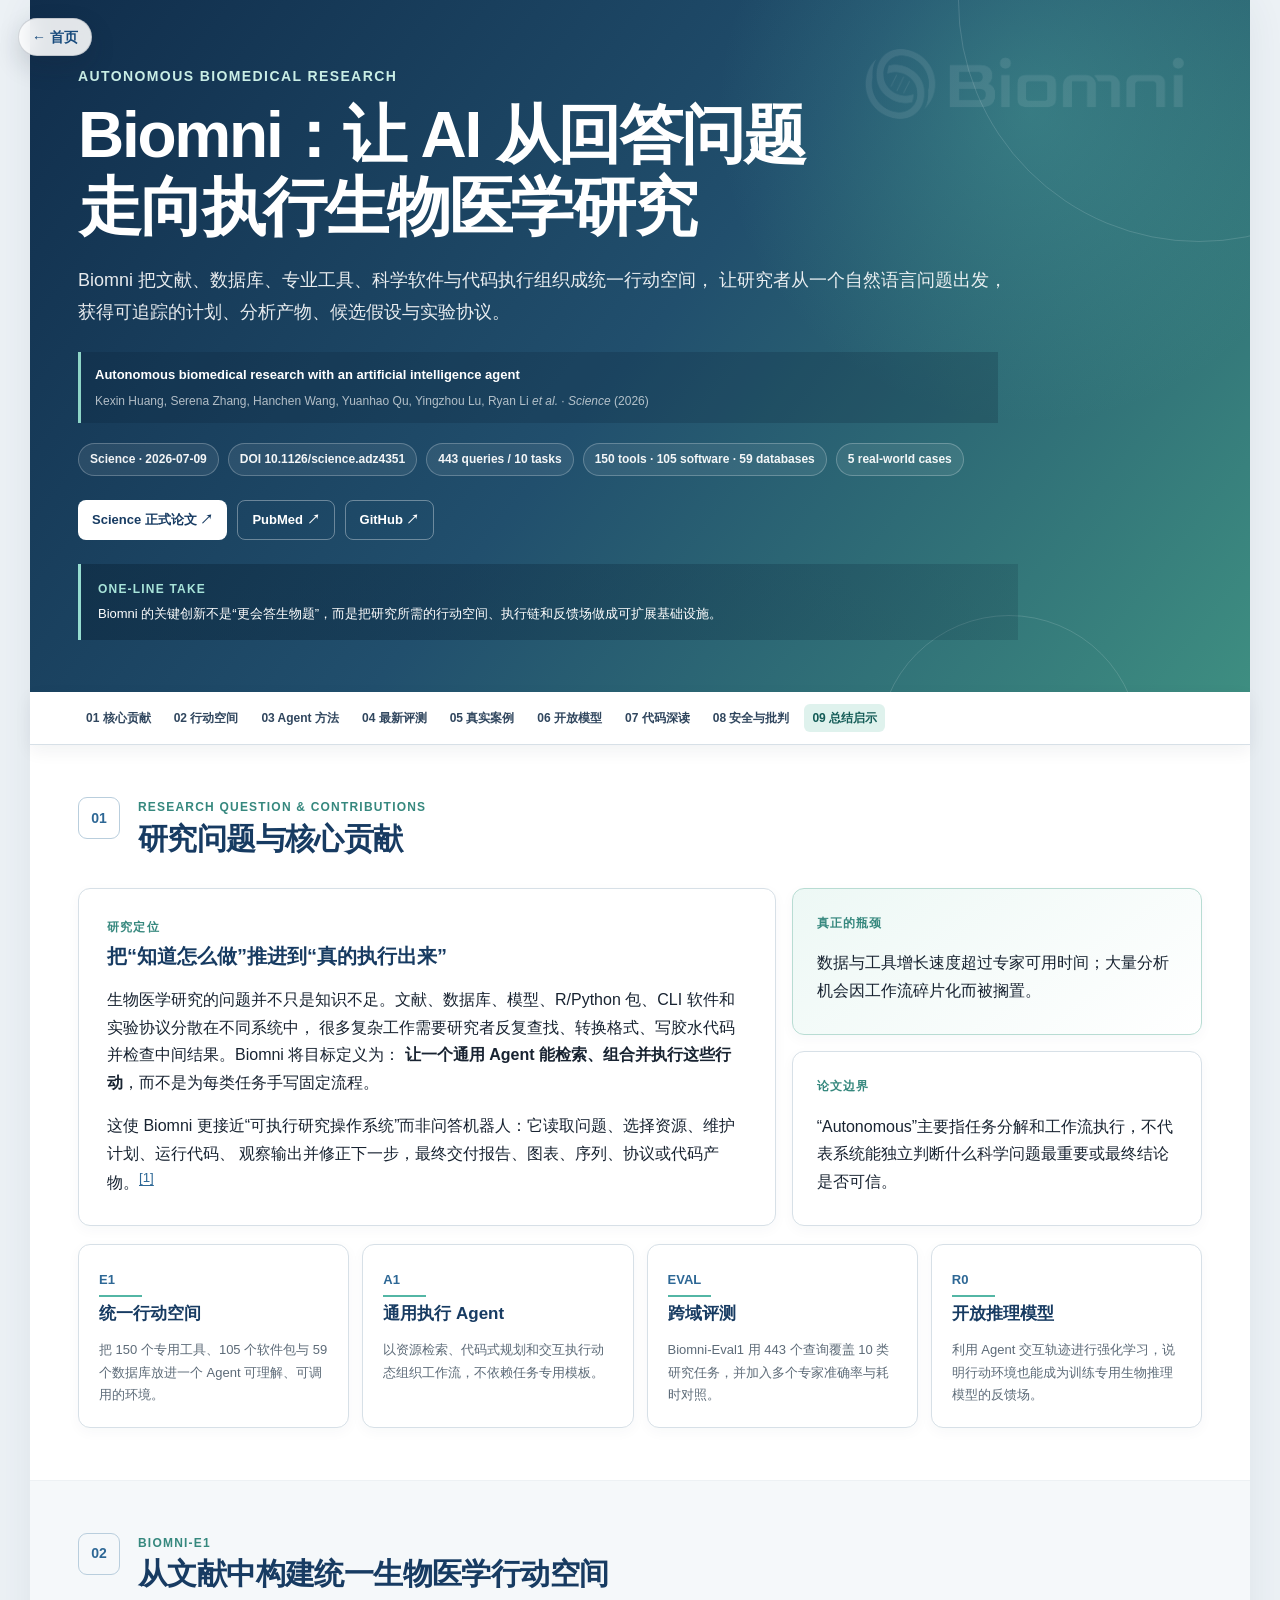
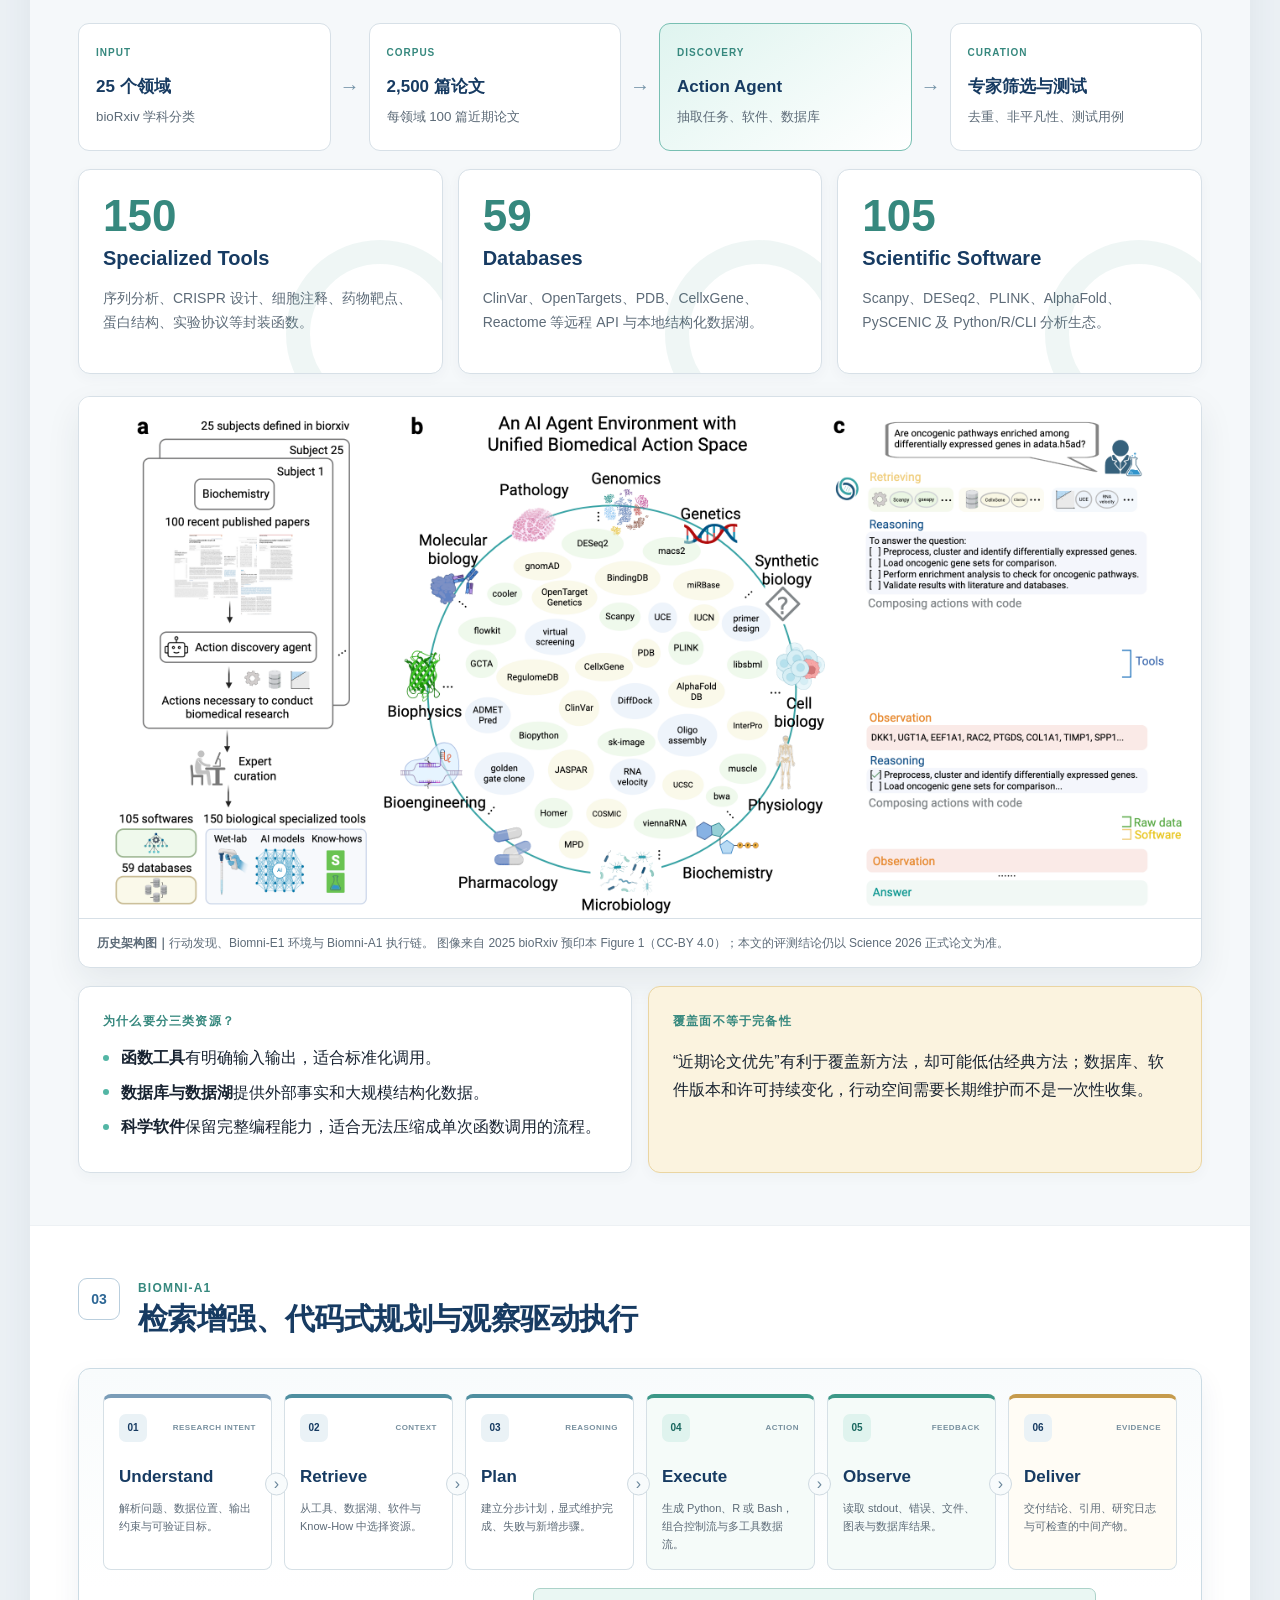
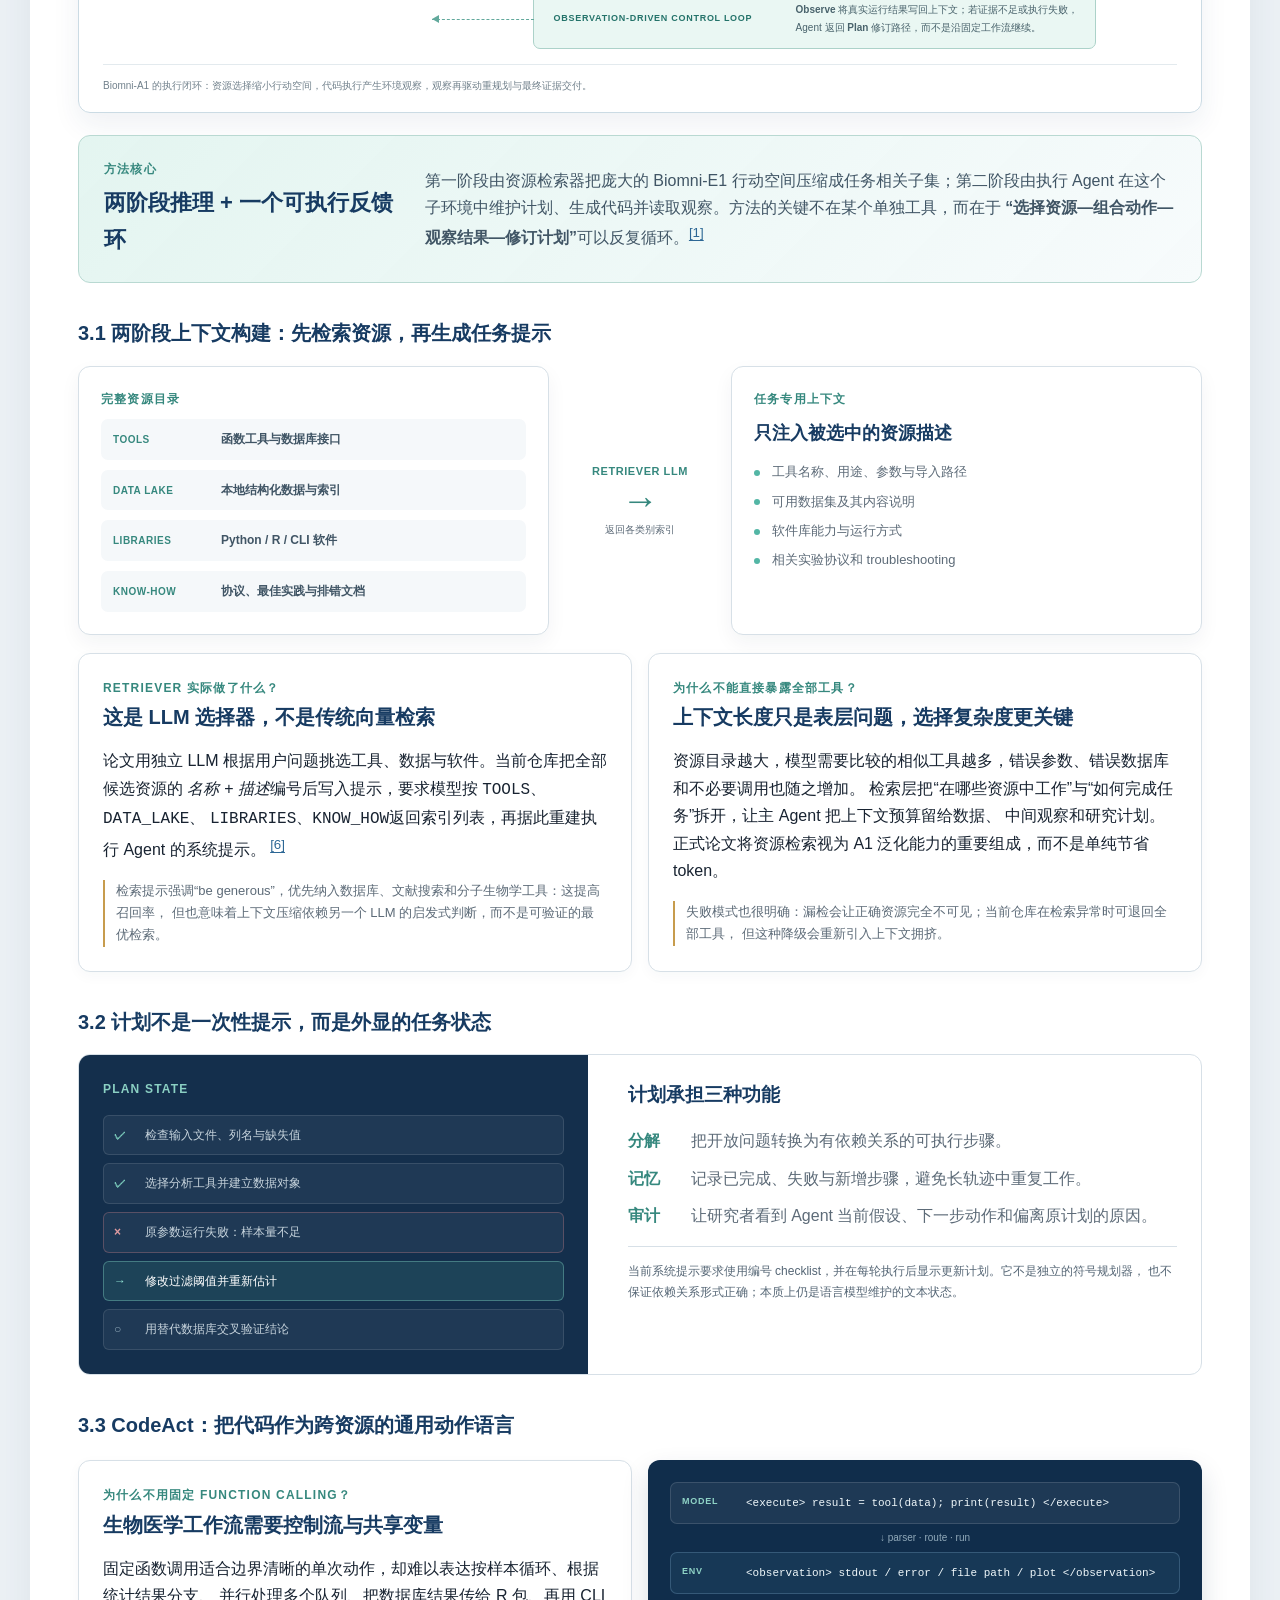
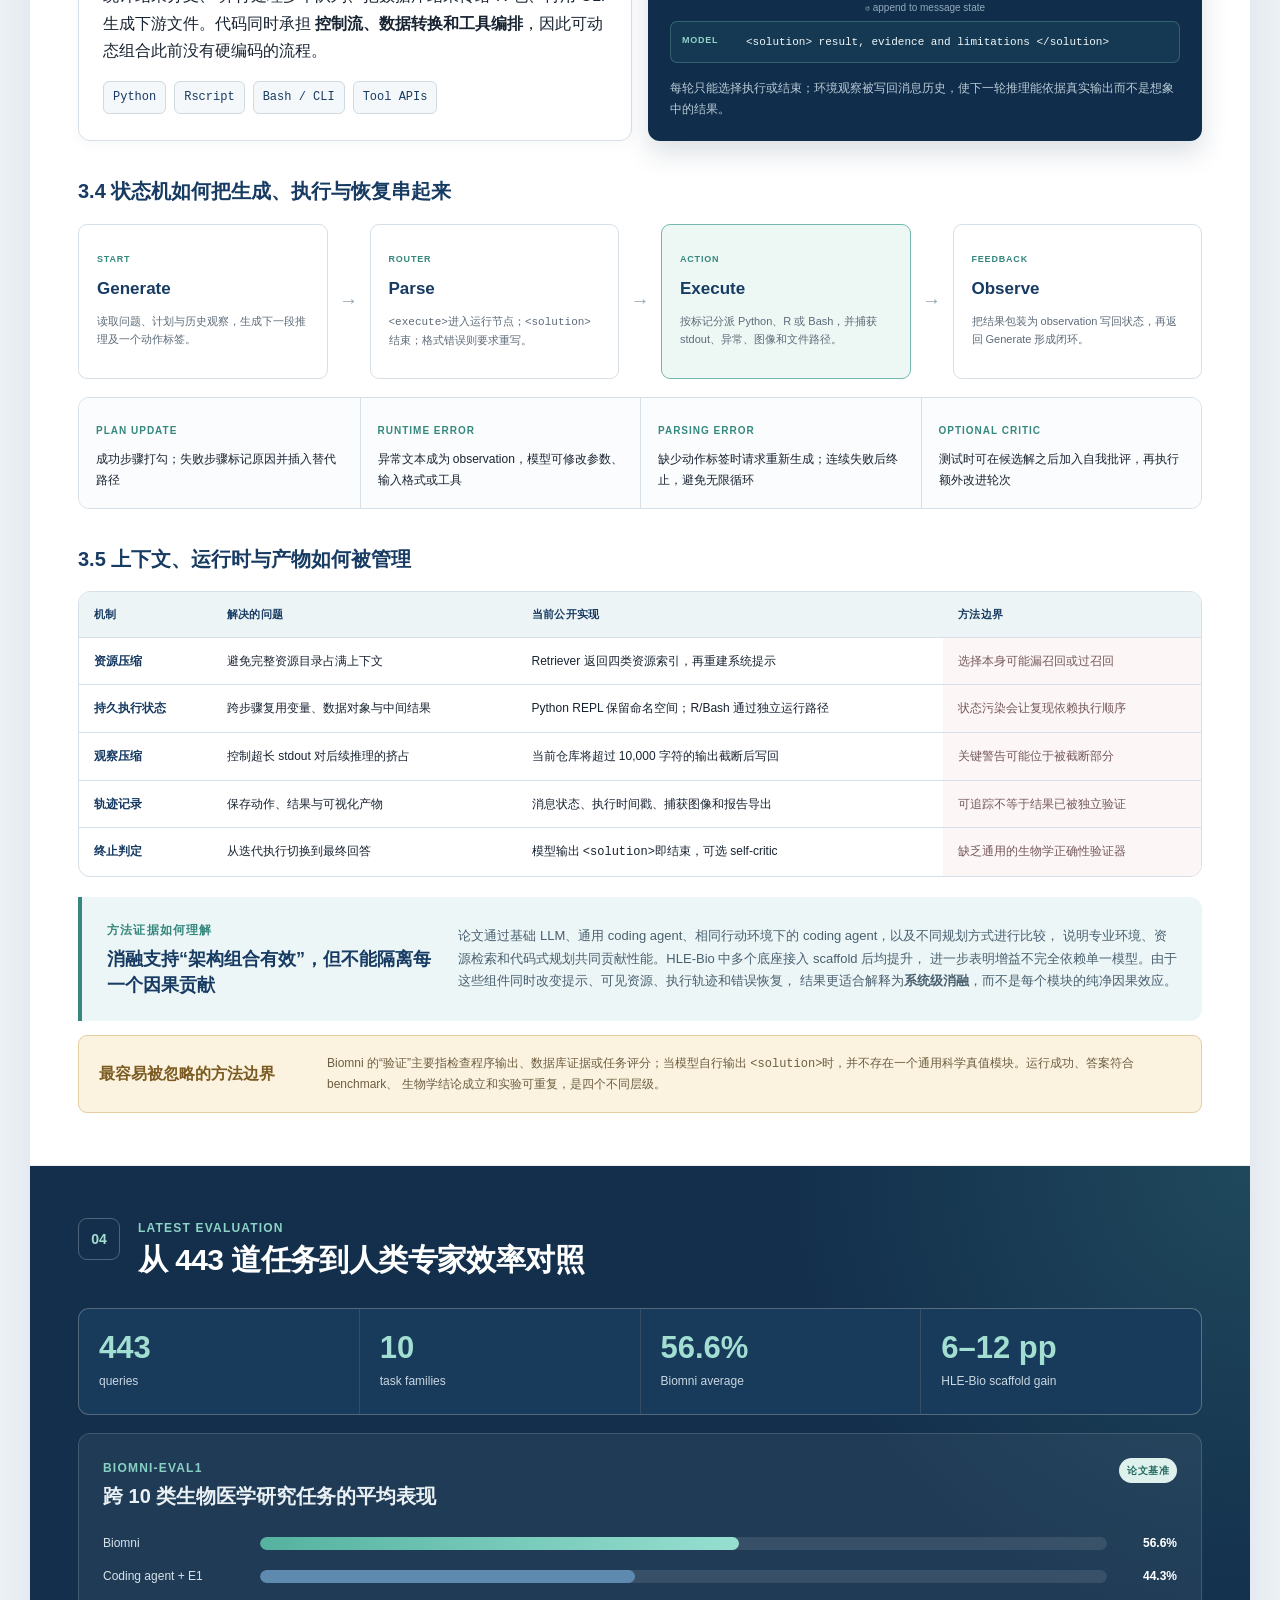
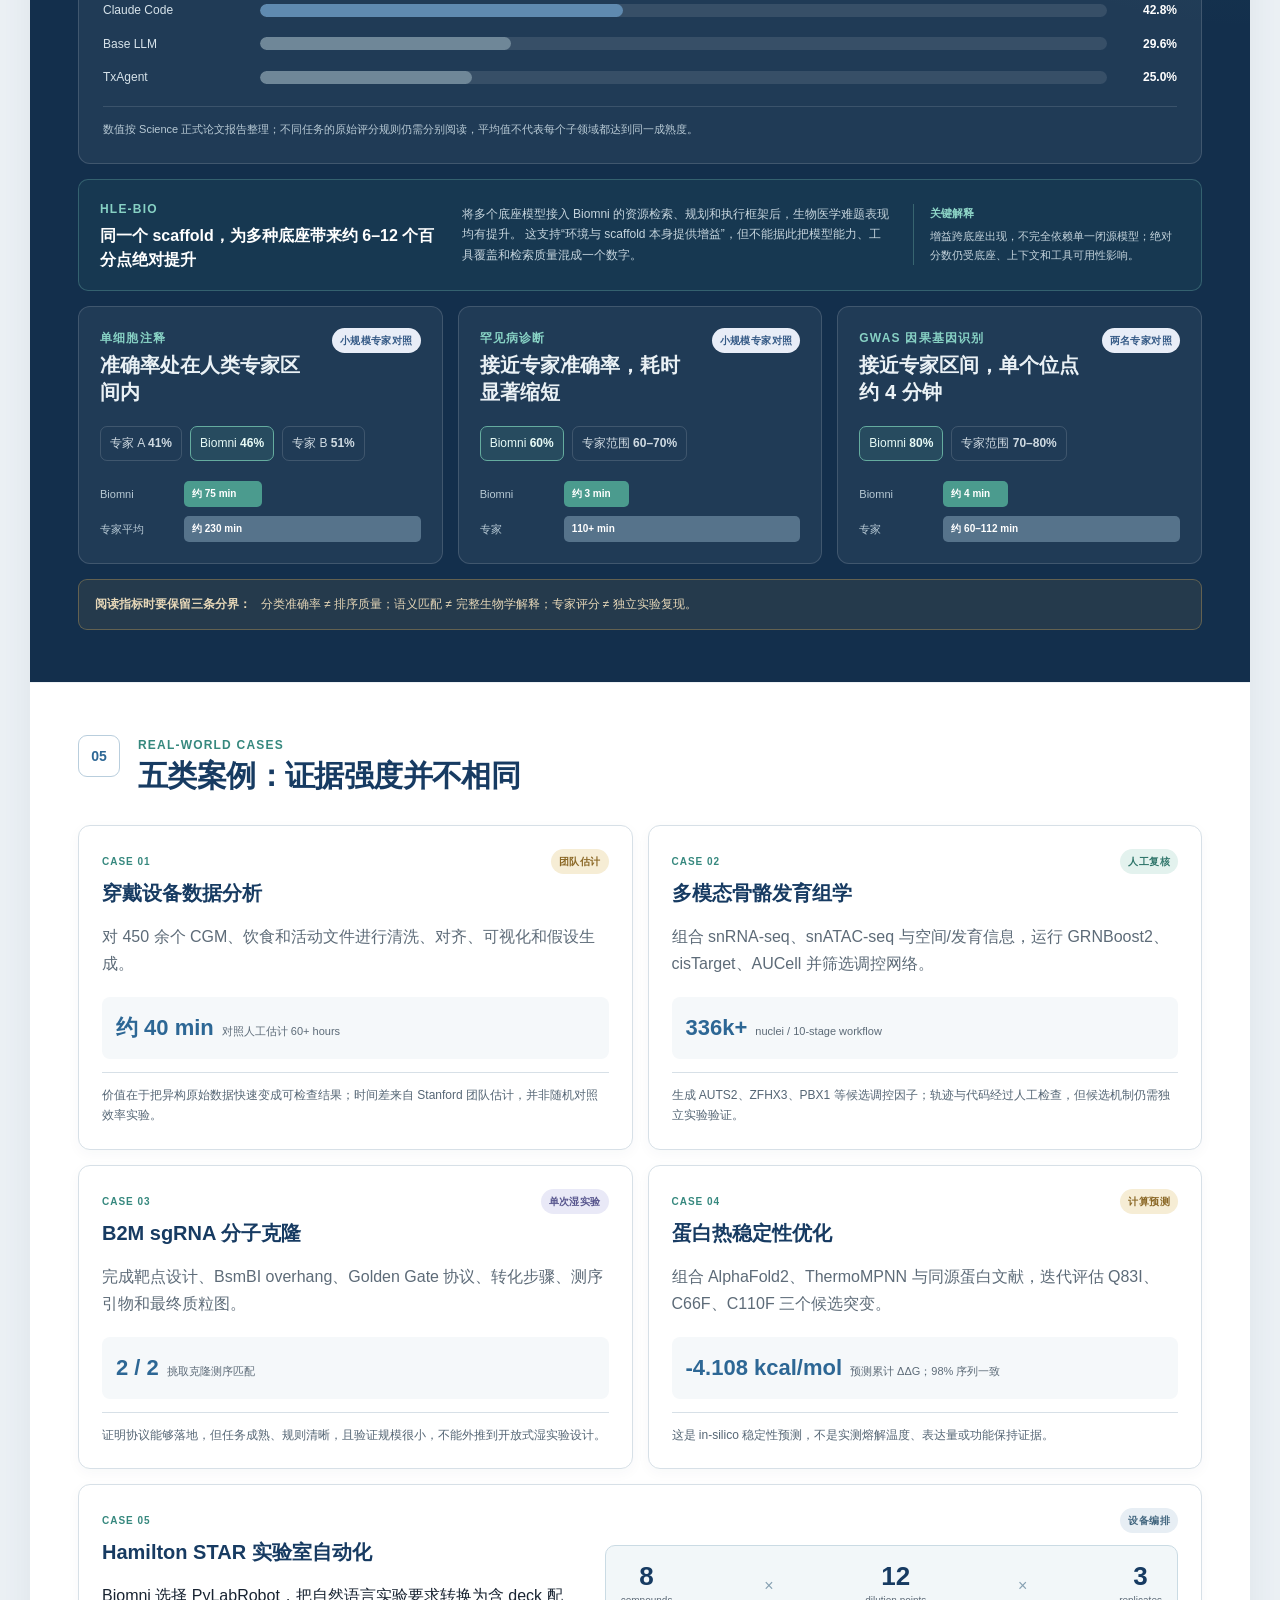
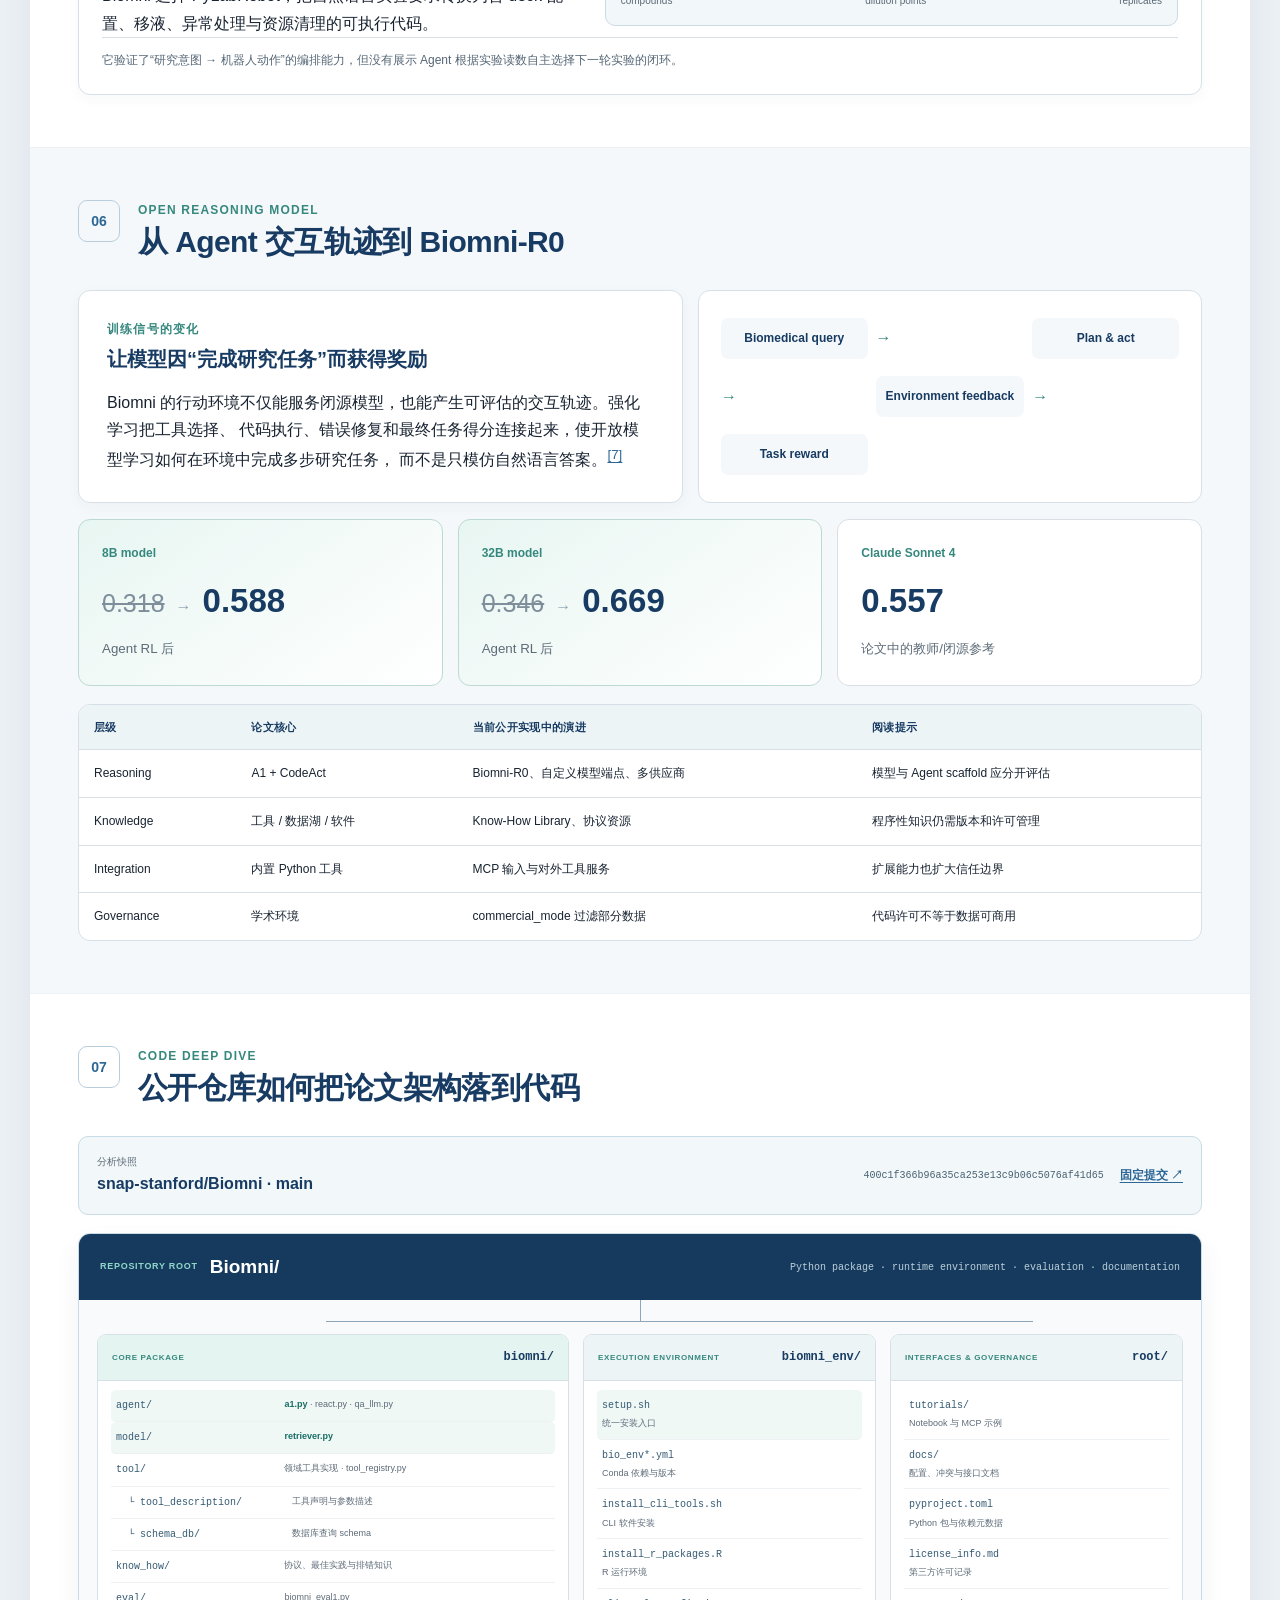
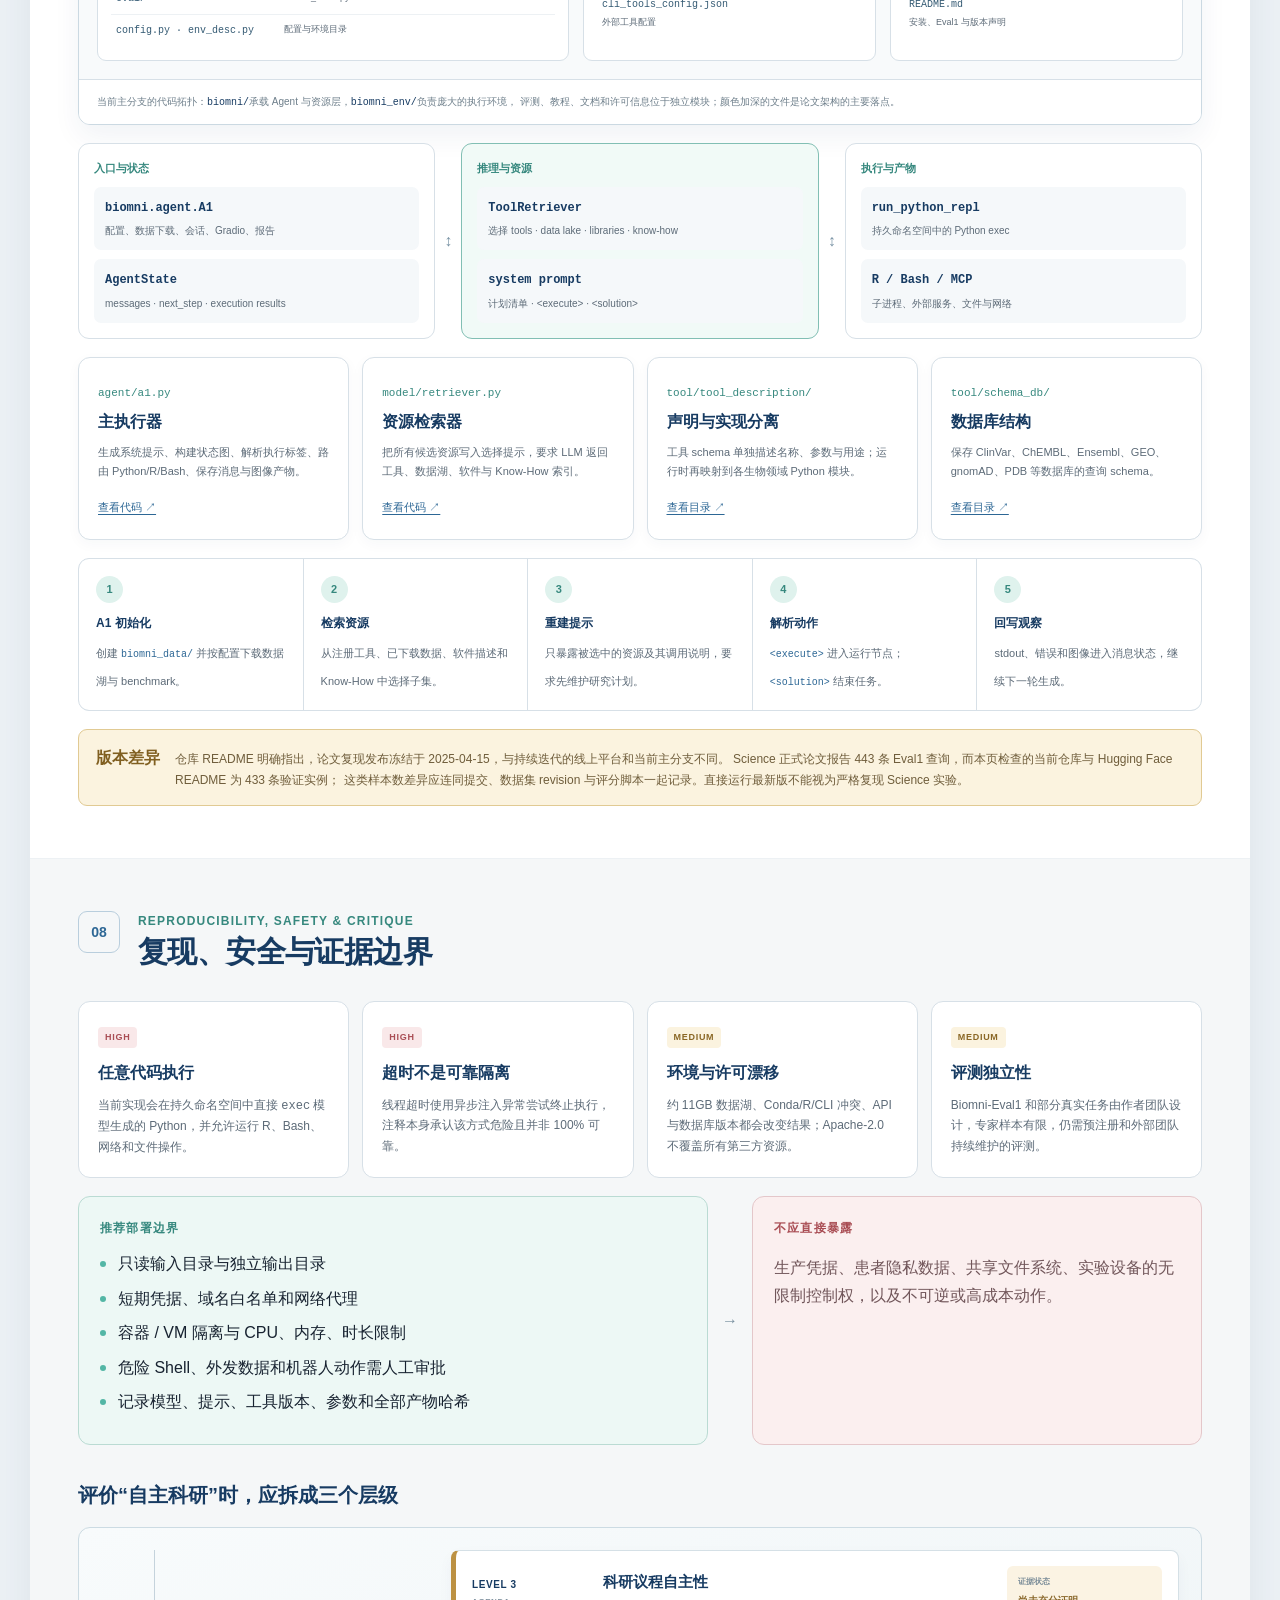
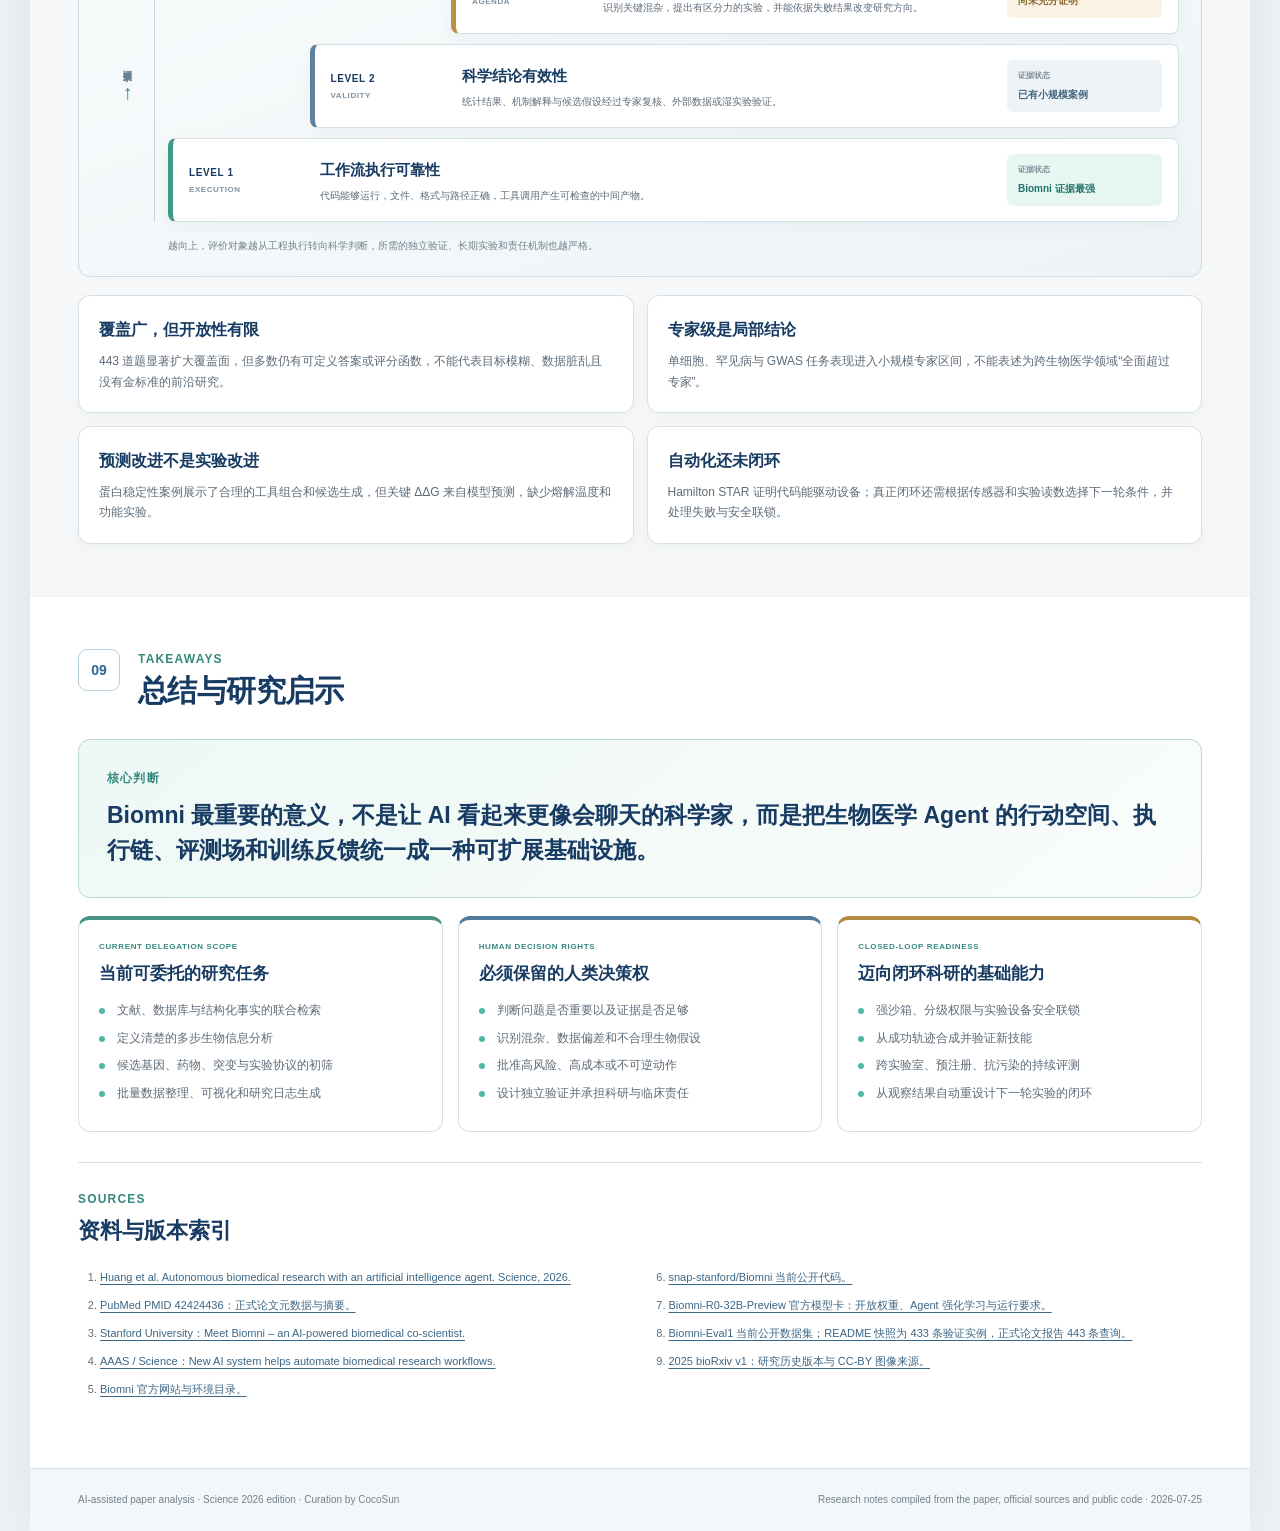
<file: notes/biomni-paper-note/index.html>
<!doctype html>
<html lang="zh-CN">
<head>
  <meta charset="utf-8">
  <meta name="viewport" content="width=device-width, initial-scale=1">
  <meta name="description" content="Science 2026 Biomni 论文深度笔记：统一生物医学行动空间、代码式 Agent、Biomni-Eval1、真实案例、开放模型与代码安全审计。">
  <meta name="theme-color" content="#173b62">
  <title>Biomni：让 AI 从回答问题走向执行生物医学研究</title>
  <link rel="icon" href="assets/biomni-logo.png" type="image/png">
  <link rel="stylesheet" href="assets/styles.css">
  <script src="assets/script.js" defer></script>
</head>
<body>
  <a class="skip-link" href="#main-content">跳到正文</a>

  <main class="page" id="main-content">
    <header class="hero">
      <img class="hero-logo" src="assets/biomni-logo.png" alt="Biomni 官方标志">
      <div class="hero-copy">
        <p class="eyebrow">AUTONOMOUS BIOMEDICAL RESEARCH</p>
        <h1>Biomni：让 AI 从回答问题<br>走向执行生物医学研究</h1>
        <p class="hero-lede">
          Biomni 把文献、数据库、专业工具、科学软件与代码执行组织成统一行动空间，
          让研究者从一个自然语言问题出发，获得可追踪的计划、分析产物、候选假设与实验协议。
        </p>
        <div class="paper-citation" aria-label="正式论文信息">
          <p><strong>Autonomous biomedical research with an artificial intelligence agent</strong></p>
          <p>Kexin Huang, Serena Zhang, Hanchen Wang, Yuanhao Qu, Yingzhou Lu, Ryan Li <i>et al.</i> · <cite>Science</cite> (2026)</p>
        </div>
        <div class="hero-meta" aria-label="论文核心信息">
          <span>Science · 2026-07-09</span>
          <span>DOI 10.1126/science.adz4351</span>
          <span>443 queries / 10 tasks</span>
          <span>150 tools · 105 software · 59 databases</span>
          <span>5 real-world cases</span>
        </div>
        <div class="hero-actions">
          <a class="button button-primary" href="https://doi.org/10.1126/science.adz4351" target="_blank" rel="noopener noreferrer">Science 正式论文 ↗</a>
          <a class="button button-ghost" href="https://pubmed.ncbi.nlm.nih.gov/42424436/" target="_blank" rel="noopener noreferrer">PubMed ↗</a>
          <a class="button button-ghost" href="https://github.com/snap-stanford/Biomni" target="_blank" rel="noopener noreferrer">GitHub ↗</a>
        </div>
        <aside class="hero-thesis" aria-label="一句话判断">
          <p class="mini-label">ONE-LINE TAKE</p>
          <p>Biomni 的关键创新不是“更会答生物题”，而是把研究所需的行动空间、执行链和反馈场做成可扩展基础设施。</p>
        </aside>
      </div>
    </header>

    <nav class="top-nav" aria-label="章节导航">
      <a href="#overview">01 核心贡献</a>
      <a href="#environment">02 行动空间</a>
      <a href="#method">03 Agent 方法</a>
      <a href="#evaluation">04 最新评测</a>
      <a href="#cases">05 真实案例</a>
      <a href="#training">06 开放模型</a>
      <a href="#code">07 代码深读</a>
      <a href="#critique">08 安全与批判</a>
      <a href="#takeaway">09 总结启示</a>
    </nav>

    <section id="overview">
      <div class="section-heading">
        <span class="section-index">01</span>
        <div>
          <p class="section-kicker">RESEARCH QUESTION &amp; CONTRIBUTIONS</p>
          <h2>研究问题与核心贡献</h2>
        </div>
      </div>

      <div class="lead-grid">
        <article class="card card-large">
          <p class="card-label">研究定位</p>
          <h3>把“知道怎么做”推进到“真的执行出来”</h3>
          <p>
            生物医学研究的问题并不只是知识不足。文献、数据库、模型、R/Python 包、CLI 软件和实验协议分散在不同系统中，
            很多复杂工作需要研究者反复查找、转换格式、写胶水代码并检查中间结果。Biomni 将目标定义为：
            <strong>让一个通用 Agent 能检索、组合并执行这些行动</strong>，而不是为每类任务手写固定流程。
          </p>
          <p>
            这使 Biomni 更接近“可执行研究操作系统”而非问答机器人：它读取问题、选择资源、维护计划、运行代码、
            观察输出并修正下一步，最终交付报告、图表、序列、协议或代码产物。<sup><a href="#ref-1">[1]</a></sup>
          </p>
        </article>

        <div class="stack">
          <article class="card accent-card">
            <p class="card-label">真正的瓶颈</p>
            <p>数据与工具增长速度超过专家可用时间；大量分析机会因工作流碎片化而被搁置。</p>
          </article>
          <article class="card">
            <p class="card-label">论文边界</p>
            <p>“Autonomous”主要指任务分解和工作流执行，不代表系统能独立判断什么科学问题最重要或最终结论是否可信。</p>
          </article>
        </div>
      </div>

      <div class="contribution-grid" aria-label="四项核心贡献">
        <article class="contribution">
          <span class="contribution-number">E1</span>
          <h3>统一行动空间</h3>
          <p>把 150 个专用工具、105 个软件包与 59 个数据库放进一个 Agent 可理解、可调用的环境。</p>
        </article>
        <article class="contribution">
          <span class="contribution-number">A1</span>
          <h3>通用执行 Agent</h3>
          <p>以资源检索、代码式规划和交互执行动态组织工作流，不依赖任务专用模板。</p>
        </article>
        <article class="contribution">
          <span class="contribution-number">EVAL</span>
          <h3>跨域评测</h3>
          <p>Biomni-Eval1 用 443 个查询覆盖 10 类研究任务，并加入多个专家准确率与耗时对照。</p>
        </article>
        <article class="contribution">
          <span class="contribution-number">R0</span>
          <h3>开放推理模型</h3>
          <p>利用 Agent 交互轨迹进行强化学习，说明行动环境也能成为训练专用生物推理模型的反馈场。</p>
        </article>
      </div>
    </section>

    <section id="environment" class="section-tint">
      <div class="section-heading">
        <span class="section-index">02</span>
        <div>
          <p class="section-kicker">BIOMNI-E1</p>
          <h2>从文献中构建统一生物医学行动空间</h2>
        </div>
      </div>

      <div class="pipeline discovery-pipeline" aria-label="行动空间构建流程">
        <div class="pipeline-step">
          <span class="step-tag">INPUT</span>
          <strong>25 个领域</strong>
          <small>bioRxiv 学科分类</small>
        </div>
        <span class="pipeline-arrow" aria-hidden="true">→</span>
        <div class="pipeline-step">
          <span class="step-tag">CORPUS</span>
          <strong>2,500 篇论文</strong>
          <small>每领域 100 篇近期论文</small>
        </div>
        <span class="pipeline-arrow" aria-hidden="true">→</span>
        <div class="pipeline-step highlighted">
          <span class="step-tag">DISCOVERY</span>
          <strong>Action Agent</strong>
          <small>抽取任务、软件、数据库</small>
        </div>
        <span class="pipeline-arrow" aria-hidden="true">→</span>
        <div class="pipeline-step">
          <span class="step-tag">CURATION</span>
          <strong>专家筛选与测试</strong>
          <small>去重、非平凡性、测试用例</small>
        </div>
      </div>

      <div class="resource-grid">
        <article class="resource-card tools">
          <span class="resource-count">150</span>
          <h3>Specialized Tools</h3>
          <p>序列分析、CRISPR 设计、细胞注释、药物靶点、蛋白结构、实验协议等封装函数。</p>
        </article>
        <article class="resource-card databases">
          <span class="resource-count">59</span>
          <h3>Databases</h3>
          <p>ClinVar、OpenTargets、PDB、CellxGene、Reactome 等远程 API 与本地结构化数据湖。</p>
        </article>
        <article class="resource-card software">
          <span class="resource-count">105</span>
          <h3>Scientific Software</h3>
          <p>Scanpy、DESeq2、PLINK、AlphaFold、PySCENIC 及 Python/R/CLI 分析生态。</p>
        </article>
      </div>

      <figure class="paper-figure">
        <img
          src="assets/figure-action-space.png"
          width="2674"
          height="1242"
          alt="Biomni Figure 1：行动发现流程、统一生物医学行动空间与观察驱动的 Agent 执行链"
          loading="lazy"
          decoding="async">
        <figcaption>
          <strong>历史架构图｜</strong>行动发现、Biomni-E1 环境与 Biomni-A1 执行链。
          图像来自 2025 bioRxiv 预印本 Figure 1（CC-BY 4.0）；本文的评测结论仍以 Science 2026 正式论文为准。
        </figcaption>
      </figure>

      <div class="analysis-grid">
        <article class="card">
          <p class="card-label">为什么要分三类资源？</p>
          <ul class="clean-list">
            <li><strong>函数工具</strong>有明确输入输出，适合标准化调用。</li>
            <li><strong>数据库与数据湖</strong>提供外部事实和大规模结构化数据。</li>
            <li><strong>科学软件</strong>保留完整编程能力，适合无法压缩成单次函数调用的流程。</li>
          </ul>
        </article>
        <article class="card warning-card">
          <p class="card-label">覆盖面不等于完备性</p>
          <p>“近期论文优先”有利于覆盖新方法，却可能低估经典方法；数据库、软件版本和许可持续变化，行动空间需要长期维护而不是一次性收集。</p>
        </article>
      </div>
    </section>

    <section id="method">
      <div class="section-heading">
        <span class="section-index">03</span>
        <div>
          <p class="section-kicker">BIOMNI-A1</p>
          <h2>检索增强、代码式规划与观察驱动执行</h2>
        </div>
      </div>

      <figure class="agent-flow-figure" aria-labelledby="agent-flow-caption">
        <div class="flow-sequence">
          <article class="flow-node intent-node">
            <div class="flow-node-top"><span>01</span><small>RESEARCH INTENT</small></div>
            <h3>Understand</h3>
            <p>解析问题、数据位置、输出约束与可验证目标。</p>
          </article>
          <article class="flow-node context-node">
            <div class="flow-node-top"><span>02</span><small>CONTEXT</small></div>
            <h3>Retrieve</h3>
            <p>从工具、数据湖、软件与 Know-How 中选择资源。</p>
          </article>
          <article class="flow-node reasoning-node">
            <div class="flow-node-top"><span>03</span><small>REASONING</small></div>
            <h3>Plan</h3>
            <p>建立分步计划，显式维护完成、失败与新增步骤。</p>
          </article>
          <article class="flow-node action-node">
            <div class="flow-node-top"><span>04</span><small>ACTION</small></div>
            <h3>Execute</h3>
            <p>生成 Python、R 或 Bash，组合控制流与多工具数据流。</p>
          </article>
          <article class="flow-node feedback-node">
            <div class="flow-node-top"><span>05</span><small>FEEDBACK</small></div>
            <h3>Observe</h3>
            <p>读取 stdout、错误、文件、图表与数据库结果。</p>
          </article>
          <article class="flow-node evidence-node">
            <div class="flow-node-top"><span>06</span><small>EVIDENCE</small></div>
            <h3>Deliver</h3>
            <p>交付结论、引用、研究日志与可检查的中间产物。</p>
          </article>
        </div>
        <div class="feedback-rail">
          <span>OBSERVATION-DRIVEN CONTROL LOOP</span>
          <p><b>Observe</b> 将真实运行结果写回上下文；若证据不足或执行失败，Agent 返回 <b>Plan</b> 修订路径，而不是沿固定工作流继续。</p>
        </div>
        <figcaption id="agent-flow-caption">
          Biomni-A1 的执行闭环：资源选择缩小行动空间，代码执行产生环境观察，观察再驱动重规划与最终证据交付。
        </figcaption>
      </figure>

      <div class="method-thesis">
        <div>
          <p class="card-label">方法核心</p>
          <h3>两阶段推理 + 一个可执行反馈环</h3>
        </div>
        <p>
          第一阶段由资源检索器把庞大的 Biomni-E1 行动空间压缩成任务相关子集；第二阶段由执行 Agent
          在这个子环境中维护计划、生成代码并读取观察。方法的关键不在某个单独工具，而在于
          <strong>“选择资源—组合动作—观察结果—修订计划”</strong>可以反复循环。<sup><a href="#ref-1">[1]</a></sup>
        </p>
      </div>

      <h3 class="subsection-title">3.1 两阶段上下文构建：先检索资源，再生成任务提示</h3>
      <div class="retrieval-explainer">
        <div class="resource-universe">
          <p class="card-label">完整资源目录</p>
          <div><span>TOOLS</span><strong>函数工具与数据库接口</strong></div>
          <div><span>DATA LAKE</span><strong>本地结构化数据与索引</strong></div>
          <div><span>LIBRARIES</span><strong>Python / R / CLI 软件</strong></div>
          <div><span>KNOW-HOW</span><strong>协议、最佳实践与排错文档</strong></div>
        </div>
        <div class="retrieval-arrow" aria-hidden="true">
          <span>Retriever LLM</span>
          <b>→</b>
          <small>返回各类别索引</small>
        </div>
        <div class="selected-context">
          <p class="card-label">任务专用上下文</p>
          <strong>只注入被选中的资源描述</strong>
          <ul class="clean-list">
            <li>工具名称、用途、参数与导入路径</li>
            <li>可用数据集及其内容说明</li>
            <li>软件库能力与运行方式</li>
            <li>相关实验协议和 troubleshooting</li>
          </ul>
        </div>
      </div>

      <div class="method-split">
        <article class="card">
          <p class="card-label">Retriever 实际做了什么？</p>
          <h3>这是 LLM 选择器，不是传统向量检索</h3>
          <p>
            论文用独立 LLM 根据用户问题挑选工具、数据与软件。当前仓库把全部候选资源的
            <em>名称 + 描述</em>编号后写入提示，要求模型按 <code>TOOLS</code>、<code>DATA_LAKE</code>、
            <code>LIBRARIES</code>、<code>KNOW_HOW</code>返回索引列表，再据此重建执行 Agent 的系统提示。
            <sup><a href="#ref-6">[6]</a></sup>
          </p>
          <p class="micro-note">
            检索提示强调“be generous”，优先纳入数据库、文献搜索和分子生物学工具：这提高召回率，
            但也意味着上下文压缩依赖另一个 LLM 的启发式判断，而不是可验证的最优检索。
          </p>
        </article>
        <article class="card">
          <p class="card-label">为什么不能直接暴露全部工具？</p>
          <h3>上下文长度只是表层问题，选择复杂度更关键</h3>
          <p>
            资源目录越大，模型需要比较的相似工具越多，错误参数、错误数据库和不必要调用也随之增加。
            检索层把“在哪些资源中工作”与“如何完成任务”拆开，让主 Agent 把上下文预算留给数据、
            中间观察和研究计划。正式论文将资源检索视为 A1 泛化能力的重要组成，而不是单纯节省 token。
          </p>
          <p class="micro-note">
            失败模式也很明确：漏检会让正确资源完全不可见；当前仓库在检索异常时可退回全部工具，
            但这种降级会重新引入上下文拥挤。
          </p>
        </article>
      </div>

      <h3 class="subsection-title">3.2 计划不是一次性提示，而是外显的任务状态</h3>
      <div class="plan-board">
        <div class="plan-example">
          <p class="card-label">PLAN STATE</p>
          <ol>
            <li class="done"><span>✓</span>检查输入文件、列名与缺失值</li>
            <li class="done"><span>✓</span>选择分析工具并建立数据对象</li>
            <li class="failed"><span>×</span>原参数运行失败：样本量不足</li>
            <li class="active"><span>→</span>修改过滤阈值并重新估计</li>
            <li><span>○</span>用替代数据库交叉验证结论</li>
          </ol>
        </div>
        <div class="plan-analysis">
          <h3>计划承担三种功能</h3>
          <dl>
            <div><dt>分解</dt><dd>把开放问题转换为有依赖关系的可执行步骤。</dd></div>
            <div><dt>记忆</dt><dd>记录已完成、失败与新增步骤，避免长轨迹中重复工作。</dd></div>
            <div><dt>审计</dt><dd>让研究者看到 Agent 当前假设、下一步动作和偏离原计划的原因。</dd></div>
          </dl>
          <p>
            当前系统提示要求使用编号 checklist，并在每轮执行后显示更新计划。它不是独立的符号规划器，
            也不保证依赖关系形式正确；本质上仍是语言模型维护的文本状态。
          </p>
        </div>
      </div>

      <h3 class="subsection-title">3.3 CodeAct：把代码作为跨资源的通用动作语言</h3>
      <div class="method-split codeact-split">
        <article class="card">
          <p class="card-label">为什么不用固定 function calling？</p>
          <h3>生物医学工作流需要控制流与共享变量</h3>
          <p>
            固定函数调用适合边界清晰的单次动作，却难以表达按样本循环、根据统计结果分支、
            并行处理多个队列、把数据库结果传给 R 包、再用 CLI 生成下游文件。代码同时承担
            <strong>控制流、数据转换和工具编排</strong>，因此可动态组合此前没有硬编码的流程。
          </p>
          <div class="code-chips" aria-label="支持的执行语言">
            <code>Python</code><code>Rscript</code><code>Bash / CLI</code><code>Tool APIs</code>
          </div>
        </article>
        <article class="code-contract" aria-label="Biomni CodeAct 执行协议">
          <div class="contract-line">
            <span>MODEL</span>
            <code>&lt;execute&gt; result = tool(data); print(result) &lt;/execute&gt;</code>
          </div>
          <div class="contract-arrow">↓ parser · route · run</div>
          <div class="contract-line observation-line">
            <span>ENV</span>
            <code>&lt;observation&gt; stdout / error / file path / plot &lt;/observation&gt;</code>
          </div>
          <div class="contract-arrow">↺ append to message state</div>
          <div class="contract-line solution-line">
            <span>MODEL</span>
            <code>&lt;solution&gt; result, evidence and limitations &lt;/solution&gt;</code>
          </div>
          <p>
            每轮只能选择执行或结束；环境观察被写回消息历史，使下一轮推理能依据真实输出而不是想象中的结果。
          </p>
        </article>
      </div>

      <h3 class="subsection-title">3.4 状态机如何把生成、执行与恢复串起来</h3>
      <div class="state-machine" aria-label="Biomni-A1 状态机">
        <article>
          <span>START</span>
          <h4>Generate</h4>
          <p>读取问题、计划与历史观察，生成下一段推理及一个动作标签。</p>
        </article>
        <b aria-hidden="true">→</b>
        <article>
          <span>ROUTER</span>
          <h4>Parse</h4>
          <p><code>&lt;execute&gt;</code>进入运行节点；<code>&lt;solution&gt;</code>结束；格式错误则要求重写。</p>
        </article>
        <b aria-hidden="true">→</b>
        <article class="state-active">
          <span>ACTION</span>
          <h4>Execute</h4>
          <p>按标记分派 Python、R 或 Bash，并捕获 stdout、异常、图像和文件路径。</p>
        </article>
        <b aria-hidden="true">→</b>
        <article>
          <span>FEEDBACK</span>
          <h4>Observe</h4>
          <p>把结果包装为 observation 写回状态，再返回 Generate 形成闭环。</p>
        </article>
      </div>

      <div class="trace">
        <div><span>PLAN UPDATE</span><p>成功步骤打勾；失败步骤标记原因并插入替代路径</p></div>
        <div><span>RUNTIME ERROR</span><p>异常文本成为 observation，模型可修改参数、输入格式或工具</p></div>
        <div><span>PARSING ERROR</span><p>缺少动作标签时请求重新生成；连续失败后终止，避免无限循环</p></div>
        <div><span>OPTIONAL CRITIC</span><p>测试时可在候选解之后加入自我批评，再执行额外改进轮次</p></div>
      </div>

      <h3 class="subsection-title">3.5 上下文、运行时与产物如何被管理</h3>
      <div class="mechanism-table" role="region" aria-label="Biomni-A1 方法机制与边界" tabindex="0">
        <table>
          <thead>
            <tr><th>机制</th><th>解决的问题</th><th>当前公开实现</th><th>方法边界</th></tr>
          </thead>
          <tbody>
            <tr>
              <td>资源压缩</td>
              <td>避免完整资源目录占满上下文</td>
              <td>Retriever 返回四类资源索引，再重建系统提示</td>
              <td>选择本身可能漏召回或过召回</td>
            </tr>
            <tr>
              <td>持久执行状态</td>
              <td>跨步骤复用变量、数据对象与中间结果</td>
              <td>Python REPL 保留命名空间；R/Bash 通过独立运行路径</td>
              <td>状态污染会让复现依赖执行顺序</td>
            </tr>
            <tr>
              <td>观察压缩</td>
              <td>控制超长 stdout 对后续推理的挤占</td>
              <td>当前仓库将超过 10,000 字符的输出截断后写回</td>
              <td>关键警告可能位于被截断部分</td>
            </tr>
            <tr>
              <td>轨迹记录</td>
              <td>保存动作、结果与可视化产物</td>
              <td>消息状态、执行时间戳、捕获图像和报告导出</td>
              <td>可追踪不等于结果已被独立验证</td>
            </tr>
            <tr>
              <td>终止判定</td>
              <td>从迭代执行切换到最终回答</td>
              <td>模型输出 <code>&lt;solution&gt;</code>即结束，可选 self-critic</td>
              <td>缺乏通用的生物学正确性验证器</td>
            </tr>
          </tbody>
        </table>
      </div>

      <div class="method-evidence">
        <div>
          <p class="card-label">方法证据如何理解</p>
          <h3>消融支持“架构组合有效”，但不能隔离每一个因果贡献</h3>
        </div>
        <p>
          论文通过基础 LLM、通用 coding agent、相同行动环境下的 coding agent，以及不同规划方式进行比较，
          说明专业环境、资源检索和代码式规划共同贡献性能。HLE-Bio 中多个底座接入 scaffold 后均提升，
          进一步表明增益不完全依赖单一模型。由于这些组件同时改变提示、可见资源、执行轨迹和错误恢复，
          结果更适合解释为<strong>系统级消融</strong>，而不是每个模块的纯净因果效应。
        </p>
      </div>

      <div class="method-boundary">
        <strong>最容易被忽略的方法边界</strong>
        <p>
          Biomni 的“验证”主要指检查程序输出、数据库证据或任务评分；当模型自行输出
          <code>&lt;solution&gt;</code>时，并不存在一个通用科学真值模块。运行成功、答案符合 benchmark、
          生物学结论成立和实验可重复，是四个不同层级。
        </p>
      </div>
    </section>

    <section id="evaluation" class="section-dark">
      <div class="section-heading light-heading">
        <span class="section-index">04</span>
        <div>
          <p class="section-kicker">LATEST EVALUATION</p>
          <h2>从 443 道任务到人类专家效率对照</h2>
        </div>
      </div>

      <div class="metric-hero">
        <div><strong>443</strong><span>queries</span></div>
        <div><strong>10</strong><span>task families</span></div>
        <div><strong>56.6%</strong><span>Biomni average</span></div>
        <div><strong>6–12 pp</strong><span>HLE-Bio scaffold gain</span></div>
      </div>

      <div class="benchmark-panel">
        <div class="panel-heading">
          <div>
            <p class="card-label">BIOMNI-EVAL1</p>
            <h3>跨 10 类生物医学研究任务的平均表现</h3>
          </div>
          <span class="evidence-badge paper">论文基准</span>
        </div>
        <div class="bar-chart" aria-label="Biomni-Eval1 平均准确率比较">
          <div class="bar-row">
            <span class="bar-label">Biomni</span>
            <div class="bar-track"><span class="bar-fill primary" style="--value: 56.6%"></span></div>
            <strong>56.6%</strong>
          </div>
          <div class="bar-row">
            <span class="bar-label">Coding agent + E1</span>
            <div class="bar-track"><span class="bar-fill blue" style="--value: 44.3%"></span></div>
            <strong>44.3%</strong>
          </div>
          <div class="bar-row">
            <span class="bar-label">Claude Code</span>
            <div class="bar-track"><span class="bar-fill blue" style="--value: 42.8%"></span></div>
            <strong>42.8%</strong>
          </div>
          <div class="bar-row">
            <span class="bar-label">Base LLM</span>
            <div class="bar-track"><span class="bar-fill muted" style="--value: 29.6%"></span></div>
            <strong>29.6%</strong>
          </div>
          <div class="bar-row">
            <span class="bar-label">TxAgent</span>
            <div class="bar-track"><span class="bar-fill muted" style="--value: 25%"></span></div>
            <strong>25.0%</strong>
          </div>
        </div>
        <p class="chart-note">数值按 Science 正式论文报告整理；不同任务的原始评分规则仍需分别阅读，平均值不代表每个子领域都达到同一成熟度。</p>
      </div>

      <div class="hle-panel">
        <div>
          <p class="card-label">HLE-BIO</p>
          <h3>同一个 scaffold，为多种底座带来约 6–12 个百分点绝对提升</h3>
        </div>
        <p>
          将多个底座模型接入 Biomni 的资源检索、规划和执行框架后，生物医学难题表现均有提升。
          这支持“环境与 scaffold 本身提供增益”，但不能据此把模型能力、工具覆盖和检索质量混成一个数字。
        </p>
        <div class="hle-take">
          <strong>关键解释</strong>
          <span>增益跨底座出现，不完全依赖单一闭源模型；绝对分数仍受底座、上下文和工具可用性影响。</span>
        </div>
      </div>

      <div class="expert-grid">
        <article class="expert-card">
          <div class="panel-heading">
            <div>
              <p class="card-label">单细胞注释</p>
              <h3>准确率处在人类专家区间内</h3>
            </div>
            <span class="evidence-badge expert">小规模专家对照</span>
          </div>
          <div class="accuracy-line">
            <span>专家 A <strong>41%</strong></span>
            <span class="agent-score">Biomni <strong>46%</strong></span>
            <span>专家 B <strong>51%</strong></span>
          </div>
          <div class="time-compare">
            <div><span>Biomni</span><b style="--time-width: 33%">约 75 min</b></div>
            <div><span>专家平均</span><b class="human" style="--time-width: 100%">约 230 min</b></div>
          </div>
        </article>

        <article class="expert-card">
          <div class="panel-heading">
            <div>
              <p class="card-label">罕见病诊断</p>
              <h3>接近专家准确率，耗时显著缩短</h3>
            </div>
            <span class="evidence-badge expert">小规模专家对照</span>
          </div>
          <div class="accuracy-line">
            <span class="agent-score">Biomni <strong>60%</strong></span>
            <span>专家范围 <strong>60–70%</strong></span>
          </div>
          <div class="time-compare">
            <div><span>Biomni</span><b style="--time-width: 3%">约 3 min</b></div>
            <div><span>专家</span><b class="human" style="--time-width: 100%">110+ min</b></div>
          </div>
        </article>

        <article class="expert-card">
          <div class="panel-heading">
            <div>
              <p class="card-label">GWAS 因果基因识别</p>
              <h3>接近专家区间，单个位点约 4 分钟</h3>
            </div>
            <span class="evidence-badge expert">两名专家对照</span>
          </div>
          <div class="accuracy-line">
            <span class="agent-score">Biomni <strong>80%</strong></span>
            <span>专家范围 <strong>70–80%</strong></span>
          </div>
          <div class="time-compare">
            <div><span>Biomni</span><b style="--time-width: 7%">约 4 min</b></div>
            <div><span>专家</span><b class="human" style="--time-width: 100%">约 60–112 min</b></div>
          </div>
        </article>
      </div>

      <div class="metric-caution">
        <strong>阅读指标时要保留三条分界：</strong>
        <span>分类准确率 ≠ 排序质量；语义匹配 ≠ 完整生物学解释；专家评分 ≠ 独立实验复现。</span>
      </div>
    </section>

    <section id="cases">
      <div class="section-heading">
        <span class="section-index">05</span>
        <div>
          <p class="section-kicker">REAL-WORLD CASES</p>
          <h2>五类案例：证据强度并不相同</h2>
        </div>
      </div>

      <div class="case-grid">
        <article class="case-card">
          <div class="case-top">
            <span class="case-number">CASE 01</span>
            <span class="evidence-badge estimate">团队估计</span>
          </div>
          <h3>穿戴设备数据分析</h3>
          <p>对 450 余个 CGM、饮食和活动文件进行清洗、对齐、可视化和假设生成。</p>
          <div class="case-stat"><strong>约 40 min</strong><span>对照人工估计 60+ hours</span></div>
          <p class="case-boundary">价值在于把异构原始数据快速变成可检查结果；时间差来自 Stanford 团队估计，并非随机对照效率实验。</p>
        </article>

        <article class="case-card">
          <div class="case-top">
            <span class="case-number">CASE 02</span>
            <span class="evidence-badge analysis">人工复核</span>
          </div>
          <h3>多模态骨骼发育组学</h3>
          <p>组合 snRNA-seq、snATAC-seq 与空间/发育信息，运行 GRNBoost2、cisTarget、AUCell 并筛选调控网络。</p>
          <div class="case-stat"><strong>336k+</strong><span>nuclei / 10-stage workflow</span></div>
          <p class="case-boundary">生成 AUTS2、ZFHX3、PBX1 等候选调控因子；轨迹与代码经过人工检查，但候选机制仍需独立实验验证。</p>
        </article>

        <article class="case-card">
          <div class="case-top">
            <span class="case-number">CASE 03</span>
            <span class="evidence-badge wetlab">单次湿实验</span>
          </div>
          <h3>B2M sgRNA 分子克隆</h3>
          <p>完成靶点设计、BsmBI overhang、Golden Gate 协议、转化步骤、测序引物和最终质粒图。</p>
          <div class="case-stat"><strong>2 / 2</strong><span>挑取克隆测序匹配</span></div>
          <p class="case-boundary">证明协议能够落地，但任务成熟、规则清晰，且验证规模很小，不能外推到开放式湿实验设计。</p>
        </article>

        <article class="case-card">
          <div class="case-top">
            <span class="case-number">CASE 04</span>
            <span class="evidence-badge prediction">计算预测</span>
          </div>
          <h3>蛋白热稳定性优化</h3>
          <p>组合 AlphaFold2、ThermoMPNN 与同源蛋白文献，迭代评估 Q83I、C66F、C110F 三个候选突变。</p>
          <div class="case-stat"><strong>-4.108 kcal/mol</strong><span>预测累计 ΔΔG；98% 序列一致</span></div>
          <p class="case-boundary">这是 in-silico 稳定性预测，不是实测熔解温度、表达量或功能保持证据。</p>
        </article>

        <article class="case-card wide-case">
          <div class="case-top">
            <span class="case-number">CASE 05</span>
            <span class="evidence-badge robot">设备编排</span>
          </div>
          <div class="wide-case-content">
            <div>
              <h3>Hamilton STAR 实验室自动化</h3>
              <p>Biomni 选择 PyLabRobot，把自然语言实验要求转换为含 deck 配置、移液、异常处理与资源清理的可执行代码。</p>
            </div>
            <div class="robot-protocol" aria-label="自动化实验规模">
              <span><strong>8</strong> compounds</span>
              <i>×</i>
              <span><strong>12</strong> dilution points</span>
              <i>×</i>
              <span><strong>3</strong> replicates</span>
            </div>
          </div>
          <p class="case-boundary">它验证了“研究意图 → 机器人动作”的编排能力，但没有展示 Agent 根据实验读数自主选择下一轮实验的闭环。</p>
        </article>
      </div>
    </section>

    <section id="training" class="section-tint">
      <div class="section-heading">
        <span class="section-index">06</span>
        <div>
          <p class="section-kicker">OPEN REASONING MODEL</p>
          <h2>从 Agent 交互轨迹到 Biomni-R0</h2>
        </div>
      </div>

      <div class="training-intro">
        <article class="card card-large">
          <p class="card-label">训练信号的变化</p>
          <h3>让模型因“完成研究任务”而获得奖励</h3>
          <p>
            Biomni 的行动环境不仅能服务闭源模型，也能产生可评估的交互轨迹。强化学习把工具选择、
            代码执行、错误修复和最终任务得分连接起来，使开放模型学习如何在环境中完成多步研究任务，
            而不是只模仿自然语言答案。<sup><a href="#ref-7">[7]</a></sup>
          </p>
        </article>
        <div class="rl-flow" aria-label="强化学习流程">
          <span>Biomedical query</span><b>→</b><span>Plan &amp; act</span><b>→</b><span>Environment feedback</span><b>→</b><span>Task reward</span>
        </div>
      </div>

      <div class="rl-grid">
        <article class="rl-card">
          <p>8B model</p>
          <div class="score-change"><span>0.318</span><b>→</b><strong>0.588</strong></div>
          <small>Agent RL 后</small>
        </article>
        <article class="rl-card">
          <p>32B model</p>
          <div class="score-change"><span>0.346</span><b>→</b><strong>0.669</strong></div>
          <small>Agent RL 后</small>
        </article>
        <article class="rl-card reference-card">
          <p>Claude Sonnet 4</p>
          <div class="score-change"><strong>0.557</strong></div>
          <small>论文中的教师/闭源参考</small>
        </article>
      </div>

      <div class="evolution-table" role="region" aria-label="Biomni 能力演进" tabindex="0">
        <table>
          <thead>
            <tr><th>层级</th><th>论文核心</th><th>当前公开实现中的演进</th><th>阅读提示</th></tr>
          </thead>
          <tbody>
            <tr><td>Reasoning</td><td>A1 + CodeAct</td><td>Biomni-R0、自定义模型端点、多供应商</td><td>模型与 Agent scaffold 应分开评估</td></tr>
            <tr><td>Knowledge</td><td>工具 / 数据湖 / 软件</td><td>Know-How Library、协议资源</td><td>程序性知识仍需版本和许可管理</td></tr>
            <tr><td>Integration</td><td>内置 Python 工具</td><td>MCP 输入与对外工具服务</td><td>扩展能力也扩大信任边界</td></tr>
            <tr><td>Governance</td><td>学术环境</td><td>commercial_mode 过滤部分数据</td><td>代码许可不等于数据可商用</td></tr>
          </tbody>
        </table>
      </div>
    </section>

    <section id="code">
      <div class="section-heading">
        <span class="section-index">07</span>
        <div>
          <p class="section-kicker">CODE DEEP DIVE</p>
          <h2>公开仓库如何把论文架构落到代码</h2>
        </div>
      </div>

      <div class="snapshot-banner">
        <div>
          <span>分析快照</span>
          <strong>snap-stanford/Biomni · main</strong>
        </div>
        <code>400c1f366b96a35ca253e13c9b06c5076af41d65</code>
        <a href="https://github.com/snap-stanford/Biomni/tree/400c1f366b96a35ca253e13c9b06c5076af41d65" target="_blank" rel="noopener noreferrer">固定提交 ↗</a>
      </div>

      <figure class="repository-map" aria-labelledby="repository-map-caption">
        <div class="repo-root">
          <div>
            <span>REPOSITORY ROOT</span>
            <strong>Biomni/</strong>
          </div>
          <code>Python package · runtime environment · evaluation · documentation</code>
        </div>
        <div class="repo-branches">
          <article class="repo-branch core-branch">
            <div class="branch-heading">
              <span>CORE PACKAGE</span>
              <code>biomni/</code>
            </div>
            <div class="tree-list">
              <div class="tree-row primary-row"><code>agent/</code><span><b>a1.py</b> · react.py · qa_llm.py</span></div>
              <div class="tree-row primary-row"><code>model/</code><span><b>retriever.py</b></span></div>
              <div class="tree-row"><code>tool/</code><span>领域工具实现 · tool_registry.py</span></div>
              <div class="tree-row nested-row"><code>└ tool_description/</code><span>工具声明与参数描述</span></div>
              <div class="tree-row nested-row"><code>└ schema_db/</code><span>数据库查询 schema</span></div>
              <div class="tree-row"><code>know_how/</code><span>协议、最佳实践与排错知识</span></div>
              <div class="tree-row"><code>eval/</code><span>biomni_eval1.py</span></div>
              <div class="tree-row"><code>config.py · env_desc.py</code><span>配置与环境目录</span></div>
            </div>
          </article>

          <article class="repo-branch environment-branch">
            <div class="branch-heading">
              <span>EXECUTION ENVIRONMENT</span>
              <code>biomni_env/</code>
            </div>
            <div class="tree-list compact-tree">
              <div class="tree-row primary-row"><code>setup.sh</code><span>统一安装入口</span></div>
              <div class="tree-row"><code>bio_env*.yml</code><span>Conda 依赖与版本</span></div>
              <div class="tree-row"><code>install_cli_tools.sh</code><span>CLI 软件安装</span></div>
              <div class="tree-row"><code>install_r_packages.R</code><span>R 运行环境</span></div>
              <div class="tree-row"><code>cli_tools_config.json</code><span>外部工具配置</span></div>
            </div>
          </article>

          <article class="repo-branch support-branch">
            <div class="branch-heading">
              <span>INTERFACES &amp; GOVERNANCE</span>
              <code>root/</code>
            </div>
            <div class="tree-list compact-tree">
              <div class="tree-row"><code>tutorials/</code><span>Notebook 与 MCP 示例</span></div>
              <div class="tree-row"><code>docs/</code><span>配置、冲突与接口文档</span></div>
              <div class="tree-row"><code>pyproject.toml</code><span>Python 包与依赖元数据</span></div>
              <div class="tree-row"><code>license_info.md</code><span>第三方许可记录</span></div>
              <div class="tree-row"><code>README.md</code><span>安装、Eval1 与版本声明</span></div>
            </div>
          </article>
        </div>
        <figcaption id="repository-map-caption">
          当前主分支的代码拓扑：<code>biomni/</code>承载 Agent 与资源层，<code>biomni_env/</code>负责庞大的执行环境，
          评测、教程、文档和许可信息位于独立模块；颜色加深的文件是论文架构的主要落点。
        </figcaption>
      </figure>

      <div class="code-architecture">
        <div class="architecture-column">
          <p class="column-title">入口与状态</p>
          <article><code>biomni.agent.A1</code><span>配置、数据下载、会话、Gradio、报告</span></article>
          <article><code>AgentState</code><span>messages · next_step · execution results</span></article>
        </div>
        <div class="architecture-connector" aria-hidden="true">↕</div>
        <div class="architecture-column focus-column">
          <p class="column-title">推理与资源</p>
          <article><code>ToolRetriever</code><span>选择 tools · data lake · libraries · know-how</span></article>
          <article><code>system prompt</code><span>计划清单 · &lt;execute&gt; · &lt;solution&gt;</span></article>
        </div>
        <div class="architecture-connector" aria-hidden="true">↕</div>
        <div class="architecture-column">
          <p class="column-title">执行与产物</p>
          <article><code>run_python_repl</code><span>持久命名空间中的 Python exec</span></article>
          <article><code>R / Bash / MCP</code><span>子进程、外部服务、文件与网络</span></article>
        </div>
      </div>

      <div class="module-grid">
        <article class="module-card">
          <code>agent/a1.py</code>
          <h3>主执行器</h3>
          <p>生成系统提示、构建状态图、解析执行标签、路由 Python/R/Bash、保存消息与图像产物。</p>
          <a href="https://github.com/snap-stanford/Biomni/blob/400c1f366b96a35ca253e13c9b06c5076af41d65/biomni/agent/a1.py" target="_blank" rel="noopener noreferrer">查看代码 ↗</a>
        </article>
        <article class="module-card">
          <code>model/retriever.py</code>
          <h3>资源检索器</h3>
          <p>把所有候选资源写入选择提示，要求 LLM 返回工具、数据湖、软件与 Know-How 索引。</p>
          <a href="https://github.com/snap-stanford/Biomni/blob/400c1f366b96a35ca253e13c9b06c5076af41d65/biomni/model/retriever.py" target="_blank" rel="noopener noreferrer">查看代码 ↗</a>
        </article>
        <article class="module-card">
          <code>tool/tool_description/</code>
          <h3>声明与实现分离</h3>
          <p>工具 schema 单独描述名称、参数与用途；运行时再映射到各生物领域 Python 模块。</p>
          <a href="https://github.com/snap-stanford/Biomni/tree/400c1f366b96a35ca253e13c9b06c5076af41d65/biomni/tool/tool_description" target="_blank" rel="noopener noreferrer">查看目录 ↗</a>
        </article>
        <article class="module-card">
          <code>tool/schema_db/</code>
          <h3>数据库结构</h3>
          <p>保存 ClinVar、ChEMBL、Ensembl、GEO、gnomAD、PDB 等数据库的查询 schema。</p>
          <a href="https://github.com/snap-stanford/Biomni/tree/400c1f366b96a35ca253e13c9b06c5076af41d65/biomni/tool/schema_db" target="_blank" rel="noopener noreferrer">查看目录 ↗</a>
        </article>
      </div>

      <div class="execution-walkthrough">
        <div><b>1</b><span><strong>A1 初始化</strong>创建 <code>biomni_data/</code> 并按配置下载数据湖与 benchmark。</span></div>
        <div><b>2</b><span><strong>检索资源</strong>从注册工具、已下载数据、软件描述和 Know-How 中选择子集。</span></div>
        <div><b>3</b><span><strong>重建提示</strong>只暴露被选中的资源及其调用说明，要求先维护研究计划。</span></div>
        <div><b>4</b><span><strong>解析动作</strong><code>&lt;execute&gt;</code> 进入运行节点；<code>&lt;solution&gt;</code> 结束任务。</span></div>
        <div><b>5</b><span><strong>回写观察</strong>stdout、错误和图像进入消息状态，继续下一轮生成。</span></div>
      </div>

      <div class="code-warning">
        <strong>版本差异</strong>
        <p>
          仓库 README 明确指出，论文复现发布冻结于 2025-04-15，与持续迭代的线上平台和当前主分支不同。
          Science 正式论文报告 443 条 Eval1 查询，而本页检查的当前仓库与 Hugging Face README 为 433 条验证实例；
          这类样本数差异应连同提交、数据集 revision 与评分脚本一起记录。直接运行最新版不能视为严格复现 Science 实验。
        </p>
      </div>
    </section>

    <section id="critique" class="section-critique">
      <div class="section-heading">
        <span class="section-index">08</span>
        <div>
          <p class="section-kicker">REPRODUCIBILITY, SAFETY &amp; CRITIQUE</p>
          <h2>复现、安全与证据边界</h2>
        </div>
      </div>

      <div class="risk-grid">
        <article>
          <span class="risk-level high">HIGH</span>
          <h3>任意代码执行</h3>
          <p>当前实现会在持久命名空间中直接 <code>exec</code> 模型生成的 Python，并允许运行 R、Bash、网络和文件操作。</p>
        </article>
        <article>
          <span class="risk-level high">HIGH</span>
          <h3>超时不是可靠隔离</h3>
          <p>线程超时使用异步注入异常尝试终止执行，注释本身承认该方式危险且并非 100% 可靠。</p>
        </article>
        <article>
          <span class="risk-level medium">MEDIUM</span>
          <h3>环境与许可漂移</h3>
          <p>约 11GB 数据湖、Conda/R/CLI 冲突、API 与数据库版本都会改变结果；Apache-2.0 不覆盖所有第三方资源。</p>
        </article>
        <article>
          <span class="risk-level medium">MEDIUM</span>
          <h3>评测独立性</h3>
          <p>Biomni-Eval1 和部分真实任务由作者团队设计，专家样本有限，仍需预注册和外部团队持续维护的评测。</p>
        </article>
      </div>

      <div class="trust-boundary">
        <div class="trust-safe">
          <p class="card-label">推荐部署边界</p>
          <ul class="clean-list">
            <li>只读输入目录与独立输出目录</li>
            <li>短期凭据、域名白名单和网络代理</li>
            <li>容器 / VM 隔离与 CPU、内存、时长限制</li>
            <li>危险 Shell、外发数据和机器人动作需人工审批</li>
            <li>记录模型、提示、工具版本、参数和全部产物哈希</li>
          </ul>
        </div>
        <div class="trust-arrow" aria-hidden="true">→</div>
        <div class="trust-danger">
          <p class="card-label">不应直接暴露</p>
          <p>生产凭据、患者隐私数据、共享文件系统、实验设备的无限制控制权，以及不可逆或高成本动作。</p>
        </div>
      </div>

      <h3 class="subsection-title">评价“自主科研”时，应拆成三个层级</h3>
      <figure class="evidence-ladder" aria-labelledby="evidence-ladder-caption">
        <div class="evidence-axis" aria-hidden="true">
          <span>证据要求</span>
          <b>↑</b>
        </div>
        <div class="evidence-levels">
          <article class="evidence-level level-three">
            <div class="level-id"><span>LEVEL 3</span><small>AGENDA</small></div>
            <div class="level-copy">
              <h4>科研议程自主性</h4>
              <p>识别关键混杂，提出有区分力的实验，并能依据失败结果改变研究方向。</p>
            </div>
            <div class="level-status pending"><span>证据状态</span><strong>尚未充分证明</strong></div>
          </article>
          <article class="evidence-level level-two">
            <div class="level-id"><span>LEVEL 2</span><small>VALIDITY</small></div>
            <div class="level-copy">
              <h4>科学结论有效性</h4>
              <p>统计结果、机制解释与候选假设经过专家复核、外部数据或湿实验验证。</p>
            </div>
            <div class="level-status partial"><span>证据状态</span><strong>已有小规模案例</strong></div>
          </article>
          <article class="evidence-level level-one">
            <div class="level-id"><span>LEVEL 1</span><small>EXECUTION</small></div>
            <div class="level-copy">
              <h4>工作流执行可靠性</h4>
              <p>代码能够运行，文件、格式与路径正确，工具调用产生可检查的中间产物。</p>
            </div>
            <div class="level-status strong"><span>证据状态</span><strong>Biomni 证据最强</strong></div>
          </article>
        </div>
        <figcaption id="evidence-ladder-caption">
          越向上，评价对象越从工程执行转向科学判断，所需的独立验证、长期实验和责任机制也越严格。
        </figcaption>
      </figure>

      <div class="critique-grid">
        <article class="critique-card">
          <h3>覆盖广，但开放性有限</h3>
          <p>443 道题显著扩大覆盖面，但多数仍有可定义答案或评分函数，不能代表目标模糊、数据脏乱且没有金标准的前沿研究。</p>
        </article>
        <article class="critique-card">
          <h3>专家级是局部结论</h3>
          <p>单细胞、罕见病与 GWAS 任务表现进入小规模专家区间，不能表述为跨生物医学领域“全面超过专家”。</p>
        </article>
        <article class="critique-card">
          <h3>预测改进不是实验改进</h3>
          <p>蛋白稳定性案例展示了合理的工具组合和候选生成，但关键 ΔΔG 来自模型预测，缺少熔解温度和功能实验。</p>
        </article>
        <article class="critique-card">
          <h3>自动化还未闭环</h3>
          <p>Hamilton STAR 证明代码能驱动设备；真正闭环还需根据传感器和实验读数选择下一轮条件，并处理失败与安全联锁。</p>
        </article>
      </div>
    </section>

    <section id="takeaway">
      <div class="section-heading">
        <span class="section-index">09</span>
        <div>
          <p class="section-kicker">TAKEAWAYS</p>
          <h2>总结与研究启示</h2>
        </div>
      </div>

      <div class="final-thesis">
        <p class="card-label">核心判断</p>
        <blockquote>
          Biomni 最重要的意义，不是让 AI 看起来更像会聊天的科学家，而是把生物医学 Agent
          的行动空间、执行链、评测场和训练反馈统一成一种可扩展基础设施。
        </blockquote>
      </div>

      <div class="takeaway-grid">
        <article>
          <p class="takeaway-label">CURRENT DELEGATION SCOPE</p>
          <h3>当前可委托的研究任务</h3>
          <ul class="clean-list">
            <li>文献、数据库与结构化事实的联合检索</li>
            <li>定义清楚的多步生物信息分析</li>
            <li>候选基因、药物、突变与实验协议的初筛</li>
            <li>批量数据整理、可视化和研究日志生成</li>
          </ul>
        </article>
        <article>
          <p class="takeaway-label">HUMAN DECISION RIGHTS</p>
          <h3>必须保留的人类决策权</h3>
          <ul class="clean-list">
            <li>判断问题是否重要以及证据是否足够</li>
            <li>识别混杂、数据偏差和不合理生物假设</li>
            <li>批准高风险、高成本或不可逆动作</li>
            <li>设计独立验证并承担科研与临床责任</li>
          </ul>
        </article>
        <article>
          <p class="takeaway-label">CLOSED-LOOP READINESS</p>
          <h3>迈向闭环科研的基础能力</h3>
          <ul class="clean-list">
            <li>强沙箱、分级权限与实验设备安全联锁</li>
            <li>从成功轨迹合成并验证新技能</li>
            <li>跨实验室、预注册、抗污染的持续评测</li>
            <li>从观察结果自动重设计下一轮实验的闭环</li>
          </ul>
        </article>
      </div>

      <div class="source-index">
        <div class="source-heading">
          <p class="section-kicker">SOURCES</p>
          <h3>资料与版本索引</h3>
        </div>
        <ol>
          <li id="ref-1"><a href="https://doi.org/10.1126/science.adz4351" target="_blank" rel="noopener noreferrer">Huang et al. Autonomous biomedical research with an artificial intelligence agent. Science, 2026.</a></li>
          <li id="ref-2"><a href="https://pubmed.ncbi.nlm.nih.gov/42424436/" target="_blank" rel="noopener noreferrer">PubMed PMID 42424436：正式论文元数据与摘要。</a></li>
          <li id="ref-3"><a href="https://www.eurekalert.org/news-releases/1135025" target="_blank" rel="noopener noreferrer">Stanford University：Meet Biomni – an AI-powered biomedical co-scientist.</a></li>
          <li id="ref-4"><a href="https://www.eurekalert.org/news-releases/1134718" target="_blank" rel="noopener noreferrer">AAAS / Science：New AI system helps automate biomedical research workflows.</a></li>
          <li id="ref-5"><a href="https://biomni.stanford.edu/" target="_blank" rel="noopener noreferrer">Biomni 官方网站与环境目录。</a></li>
          <li id="ref-6"><a href="https://github.com/snap-stanford/Biomni" target="_blank" rel="noopener noreferrer">snap-stanford/Biomni 当前公开代码。</a></li>
          <li id="ref-7"><a href="https://huggingface.co/biomni/Biomni-R0-32B-Preview" target="_blank" rel="noopener noreferrer">Biomni-R0-32B-Preview 官方模型卡：开放权重、Agent 强化学习与运行要求。</a></li>
          <li id="ref-8"><a href="https://huggingface.co/datasets/biomni/Eval1" target="_blank" rel="noopener noreferrer">Biomni-Eval1 当前公开数据集；README 快照为 433 条验证实例，正式论文报告 443 条查询。</a></li>
          <li id="ref-9"><a href="https://www.biorxiv.org/content/10.1101/2025.05.30.656746v1.full" target="_blank" rel="noopener noreferrer">2025 bioRxiv v1：研究历史版本与 CC-BY 图像来源。</a></li>
        </ol>
      </div>
    </section>

    <footer class="footer">
      <p>AI-assisted paper analysis · Science 2026 edition · Curation by CocoSun</p>
      <p>Research notes compiled from the paper, official sources and public code · 2026-07-25</p>
    </footer>
  </main>

  <button class="back-to-top" type="button" aria-label="返回页面顶部" title="返回顶部">↑</button>
<!-- sun-blog-home-link:start -->
<a class="sun-blog-home-link" href="../../" aria-label="返回主页">← 首页</a>
<style>
  .sun-blog-home-link {
    position: fixed;
    top: 18px;
    left: 18px;
    z-index: 2147483647;
    display: inline-flex;
    align-items: center;
    justify-content: center;
    min-height: 38px;
    padding: 8px 13px;
    border: 1px solid rgba(23, 32, 51, 0.16);
    border-radius: 999px;
    background: rgba(255, 255, 255, 0.88);
    box-shadow: 0 10px 26px rgba(23, 32, 51, 0.16);
    color: #174a7c;
    font-family: -apple-system, BlinkMacSystemFont, "Segoe UI", "PingFang SC",
      "Hiragino Sans GB", "Microsoft YaHei", Arial, sans-serif;
    font-size: 14px;
    font-weight: 800;
    line-height: 1;
    text-decoration: none;
    backdrop-filter: blur(10px);
  }

  .sun-blog-home-link:hover {
    color: #8f2444;
    text-decoration: none;
  }

  @media (max-width: 720px) {
    .sun-blog-home-link {
      top: 12px;
      left: 12px;
      min-height: 34px;
      padding: 7px 11px;
      font-size: 13px;
    }
  }
</style>
<!-- sun-blog-home-link:end -->
</body>
</html>
</file>
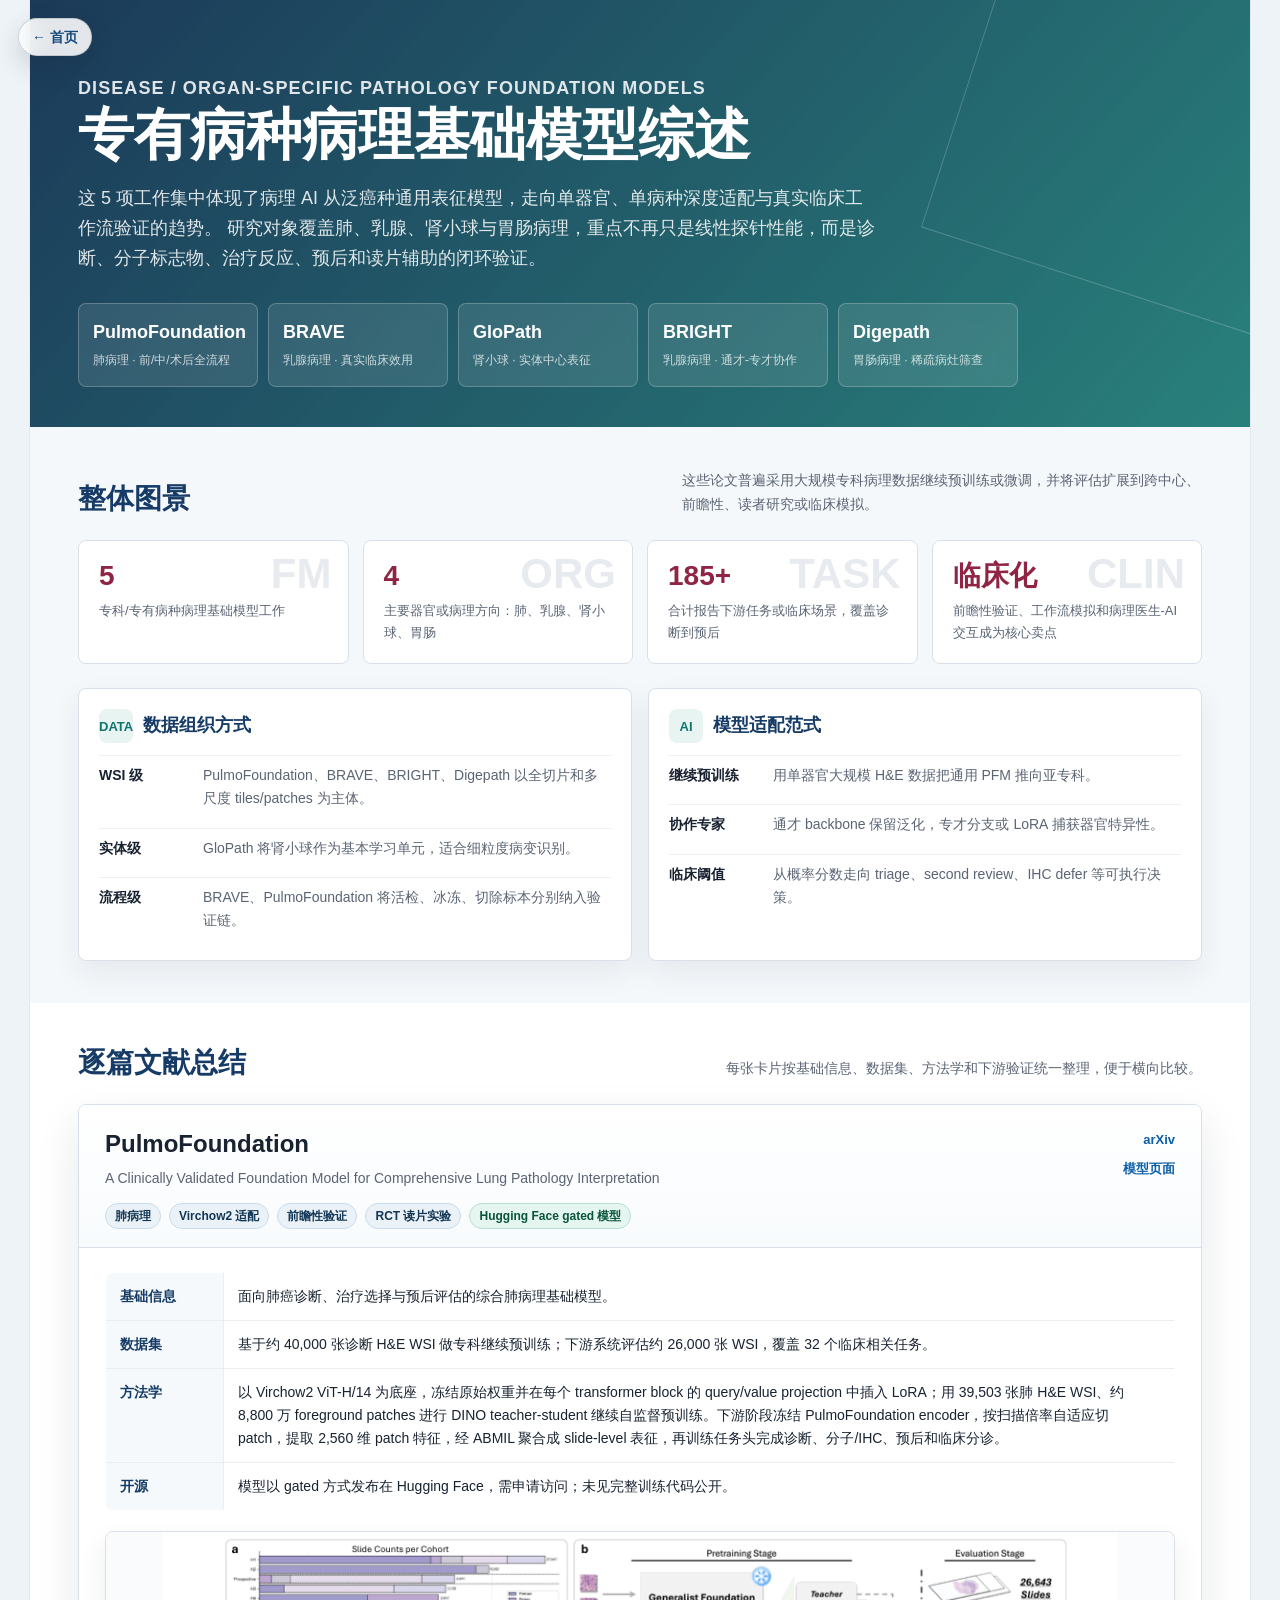
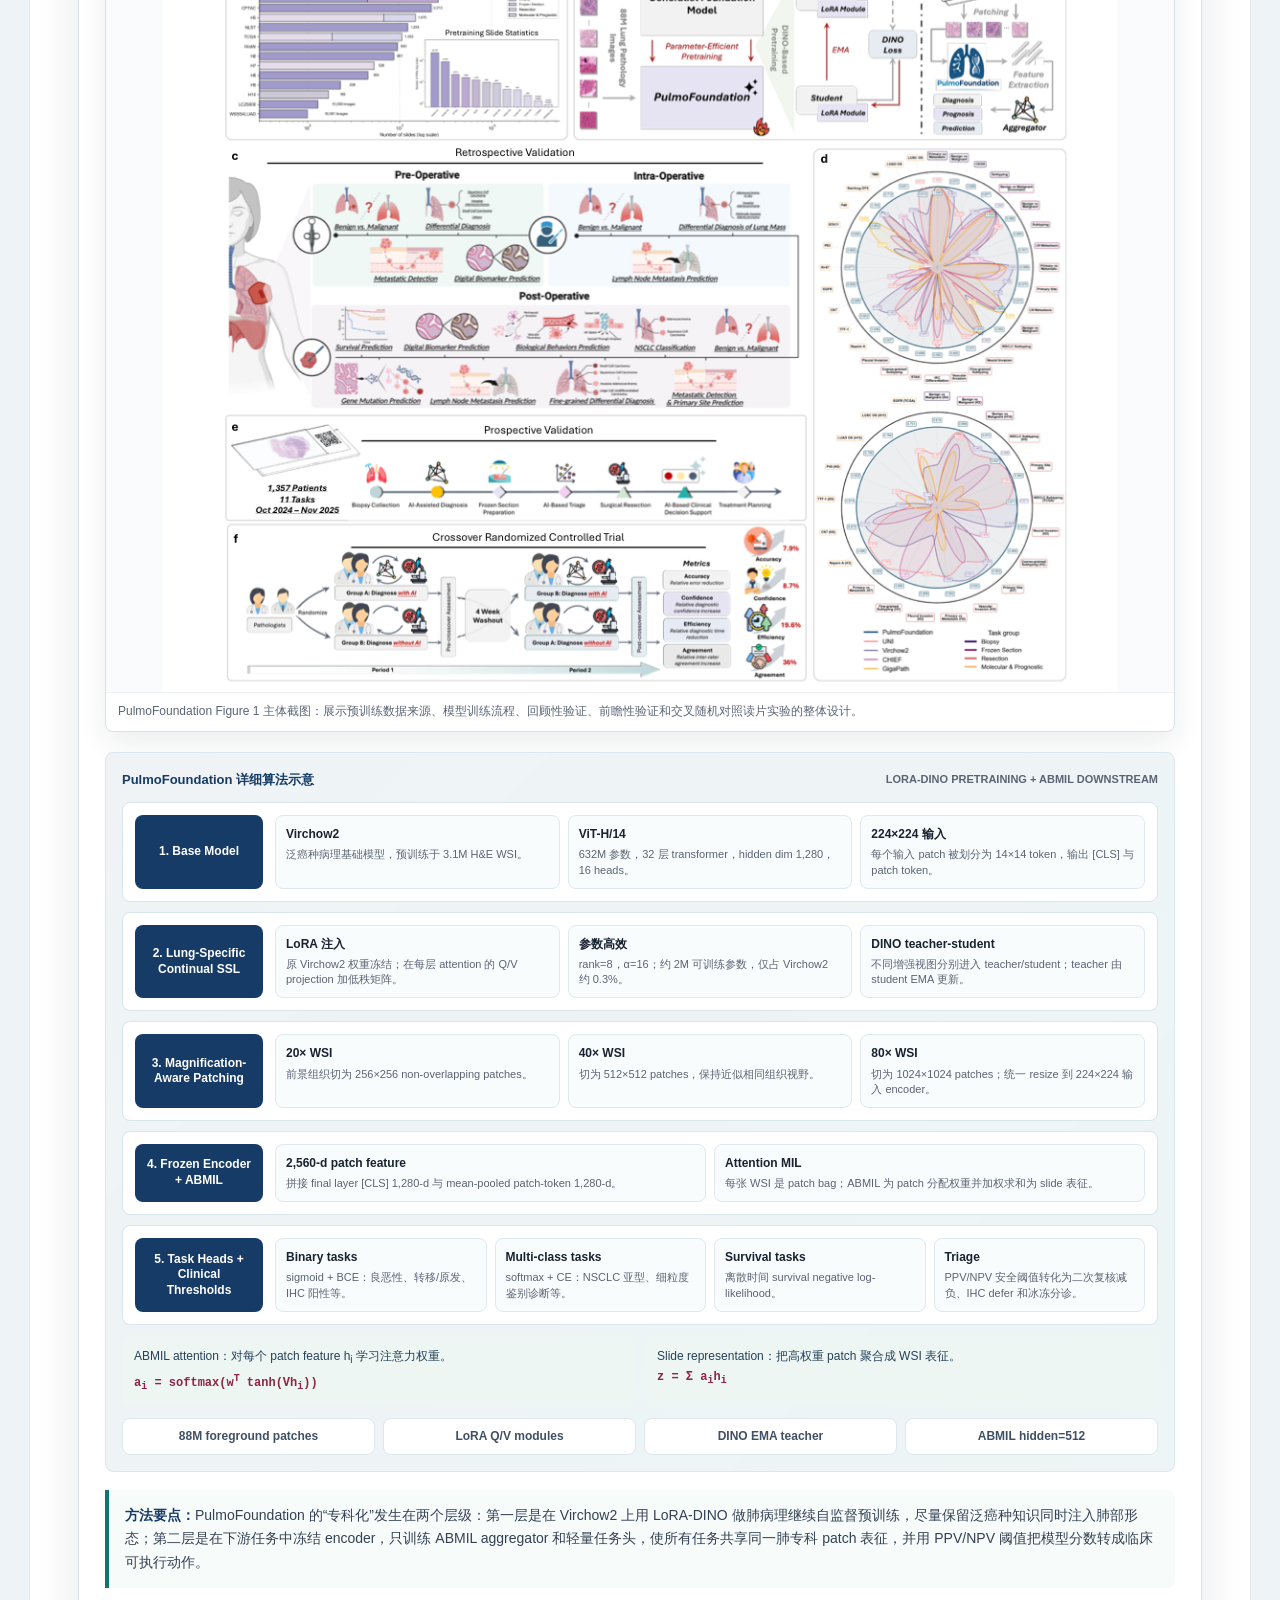
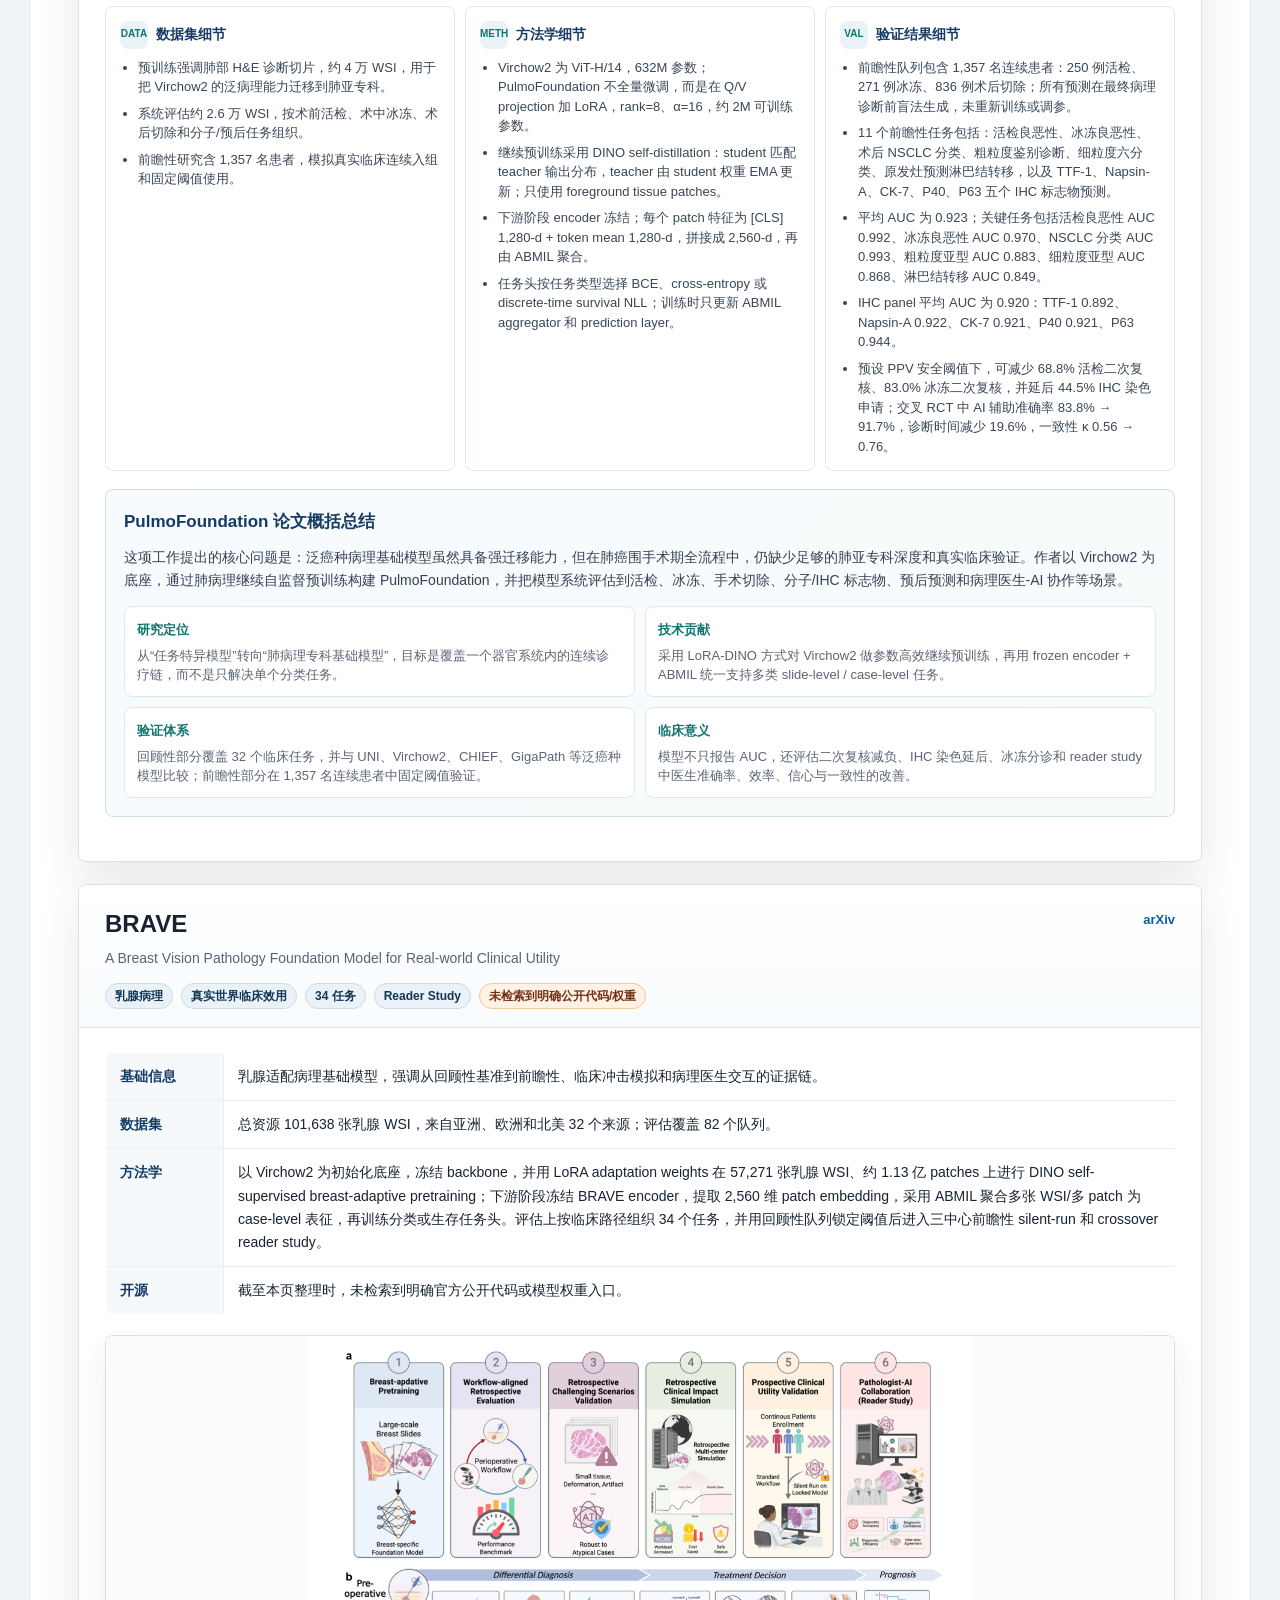
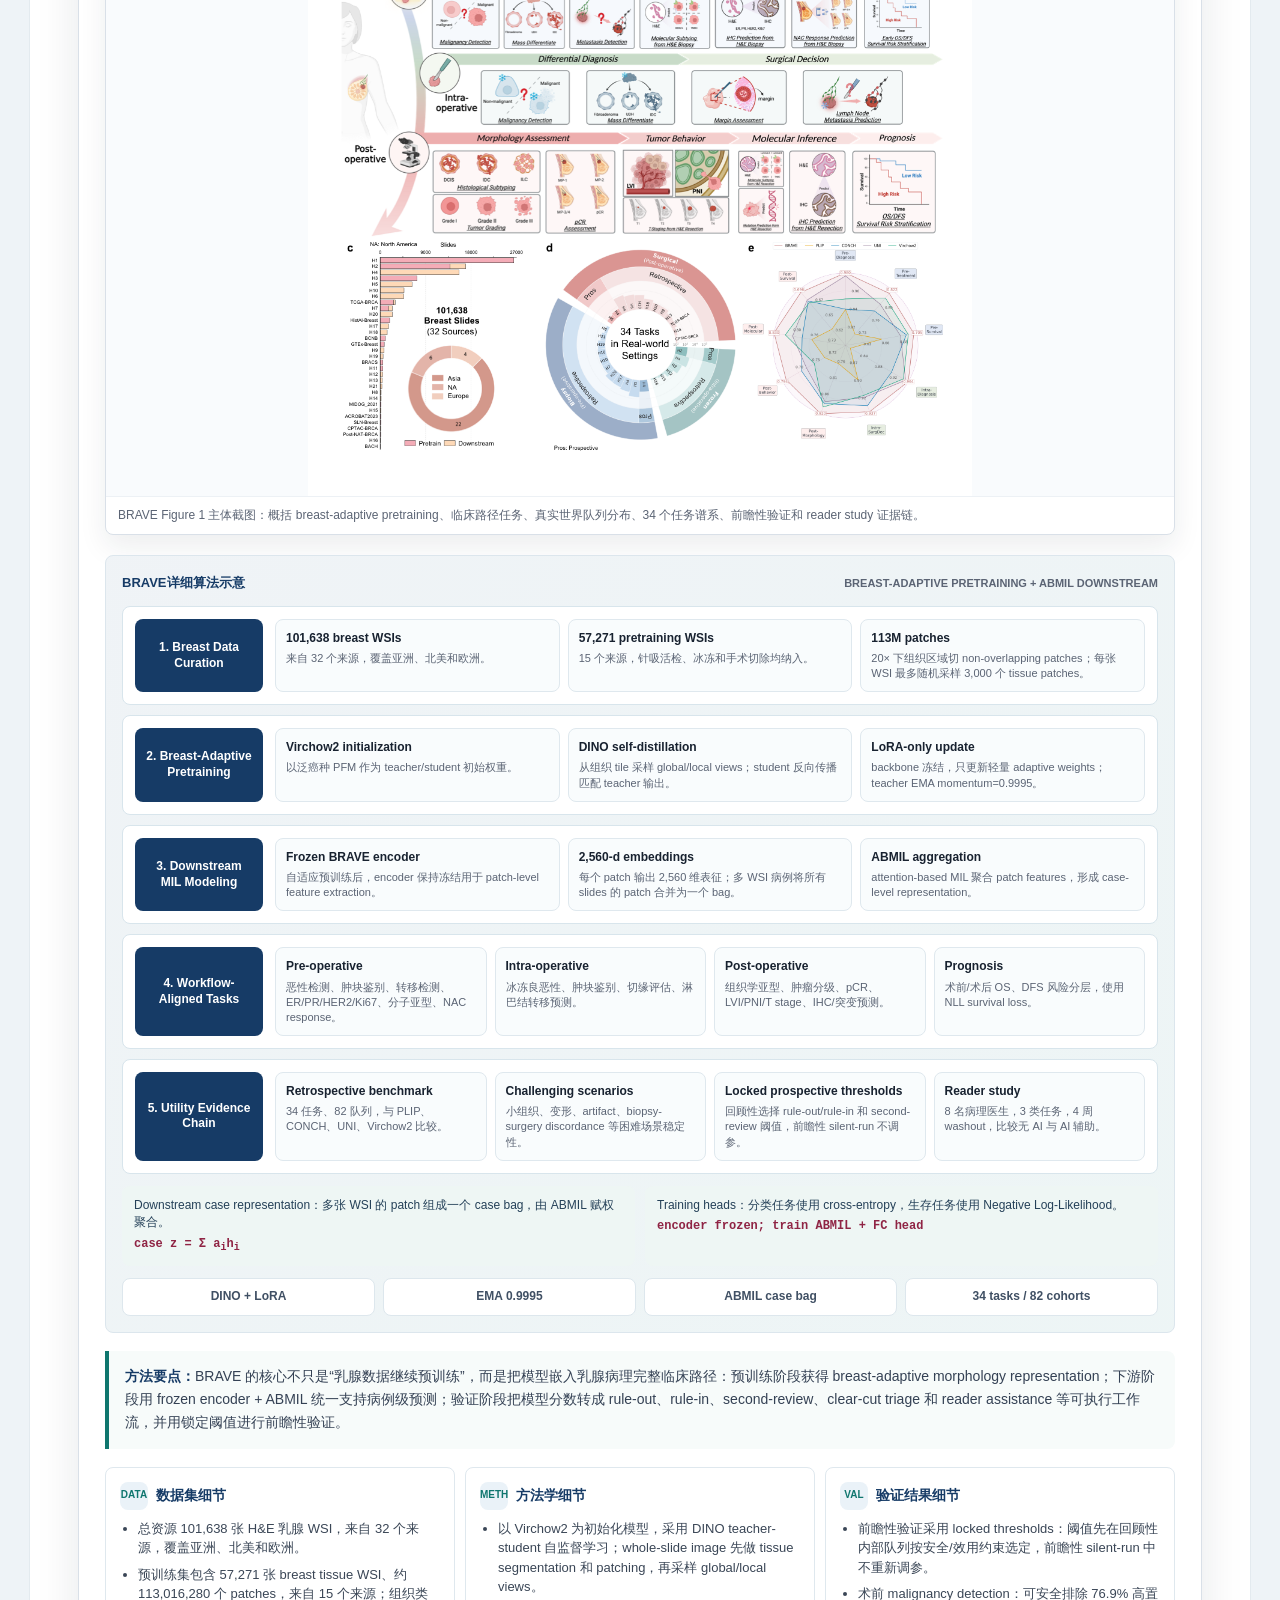
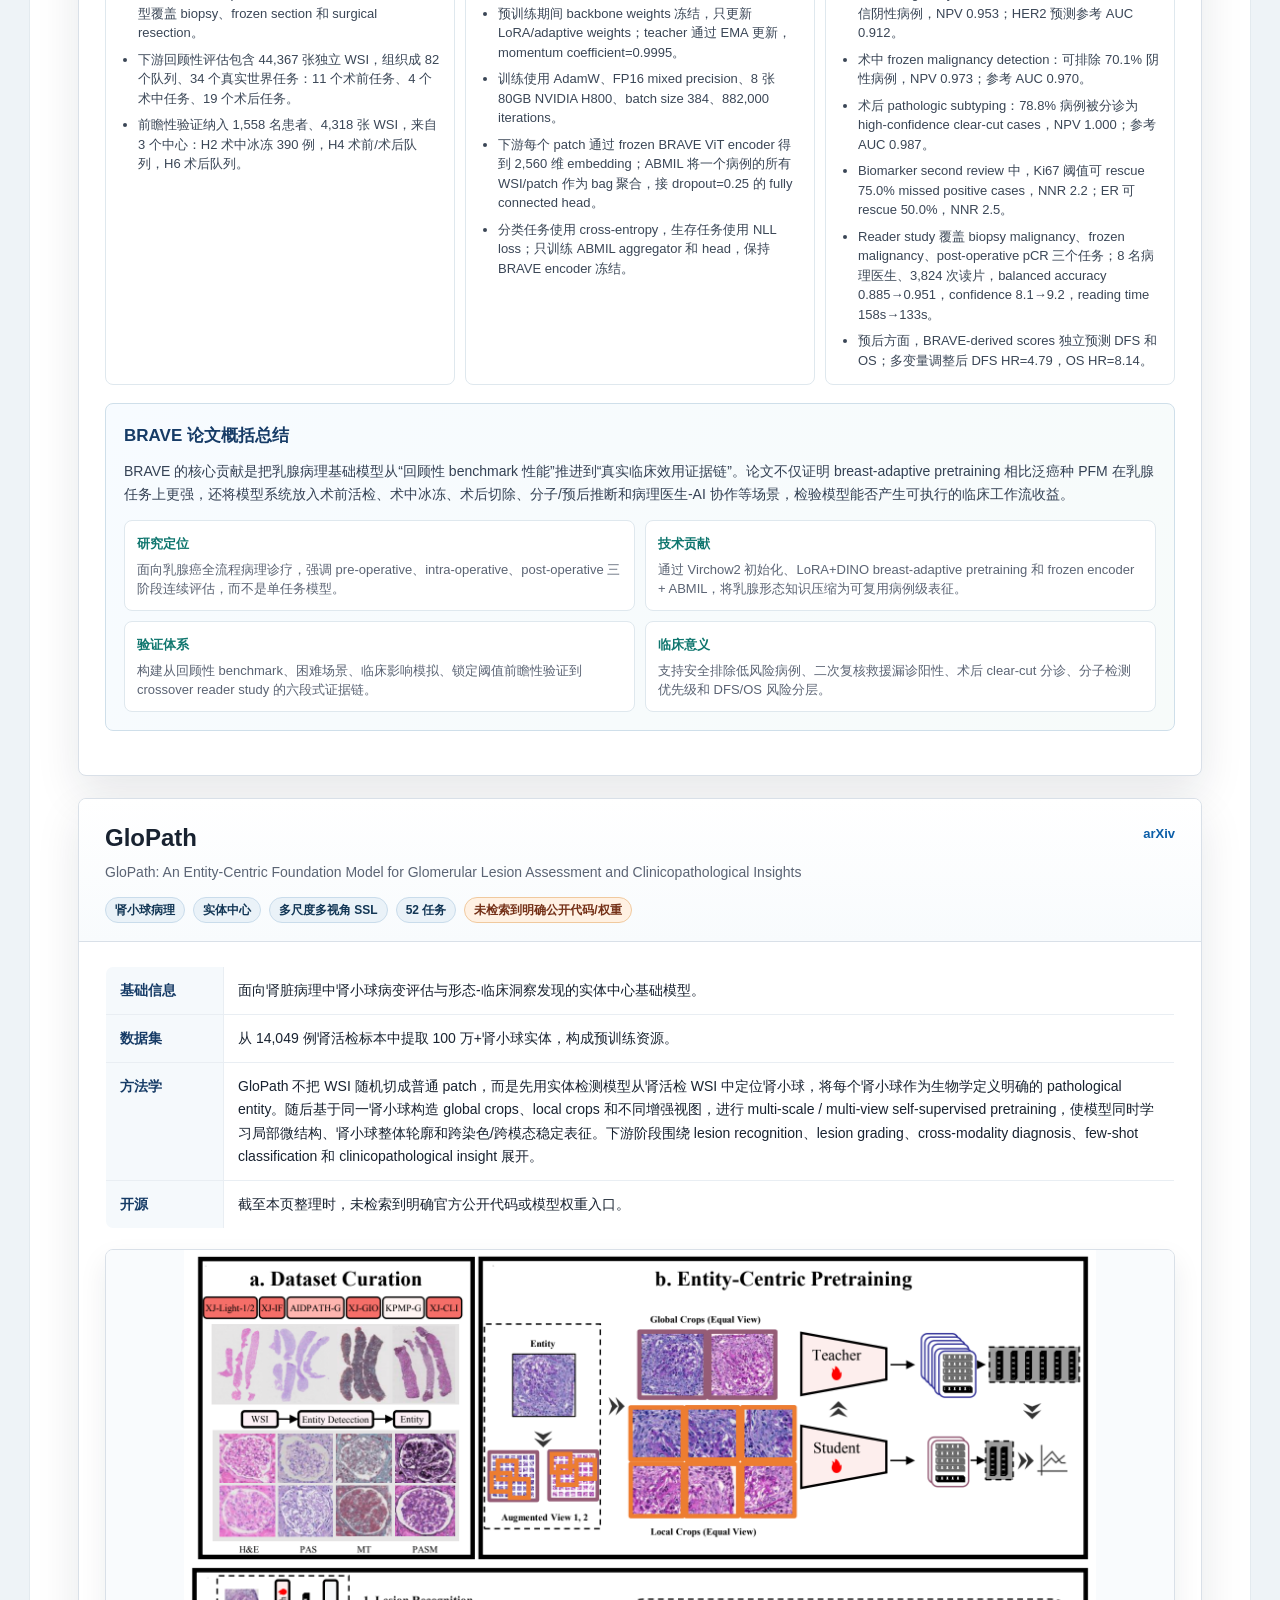
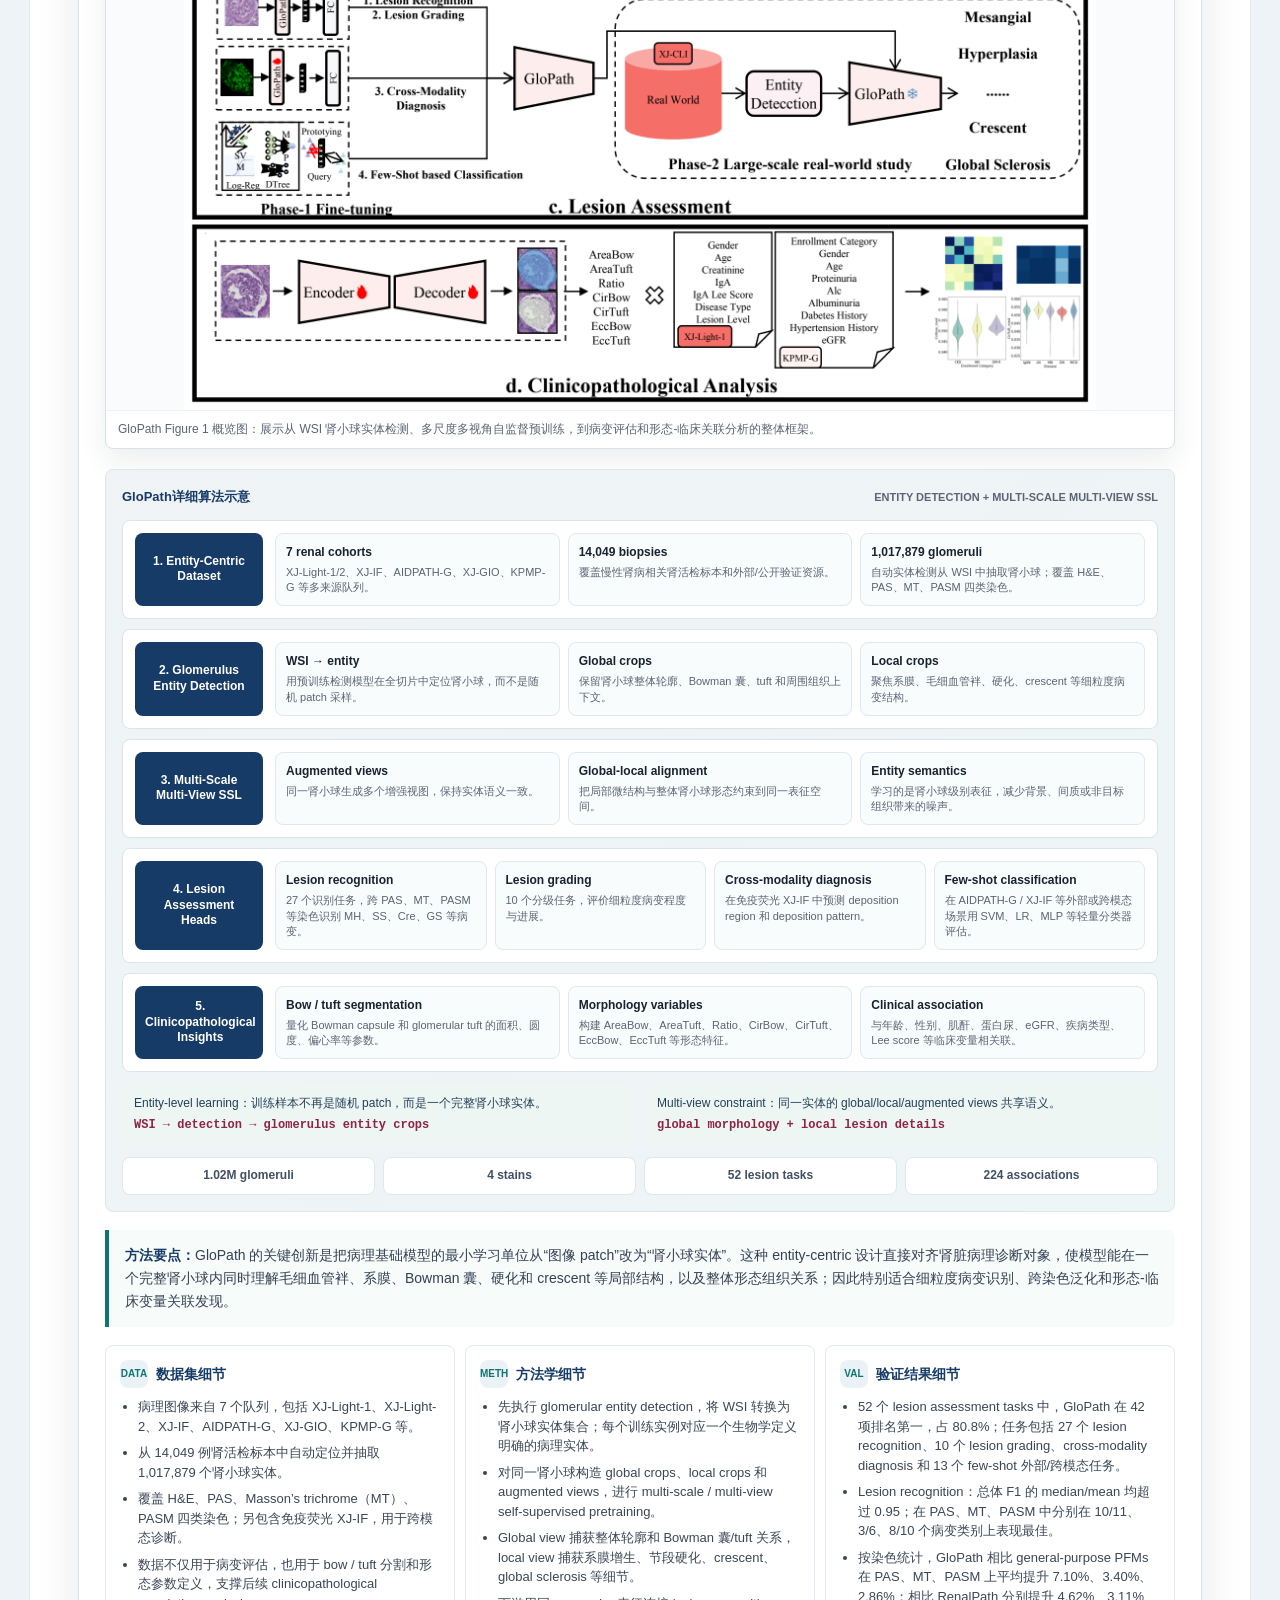
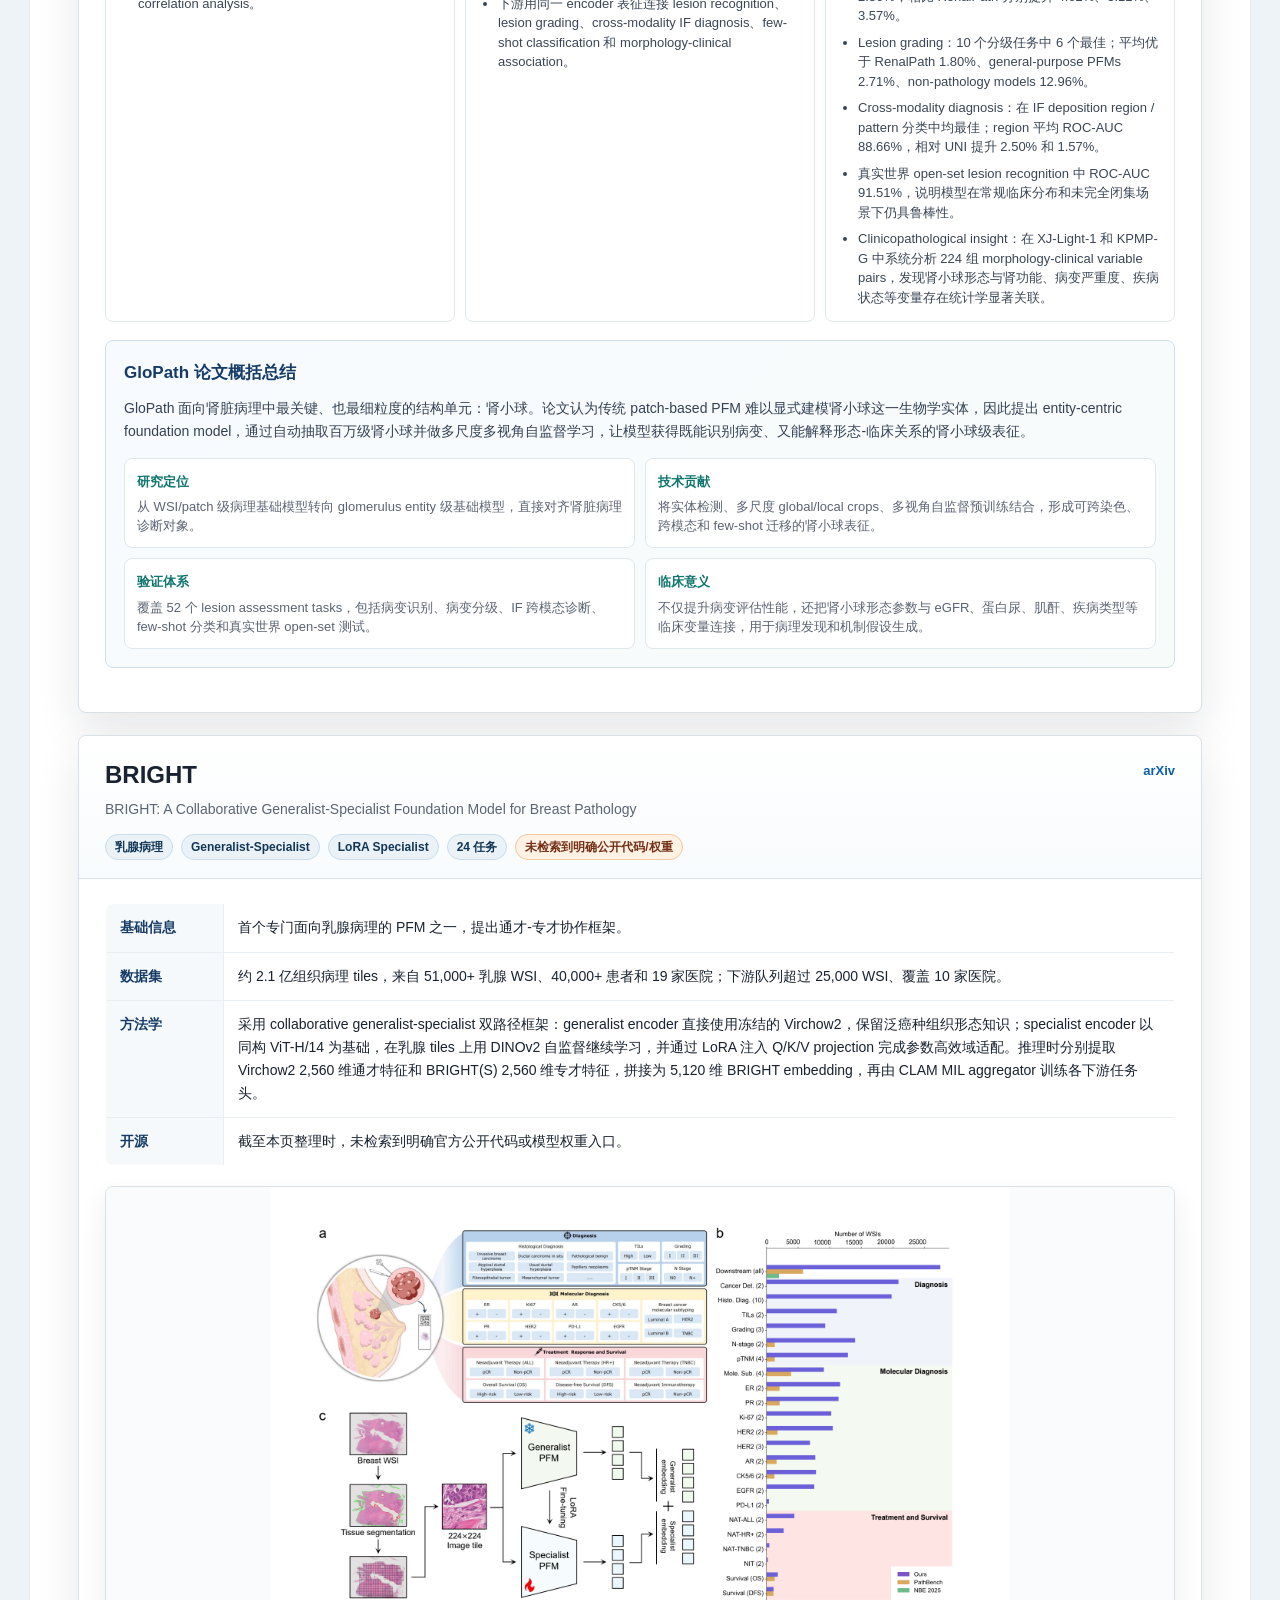
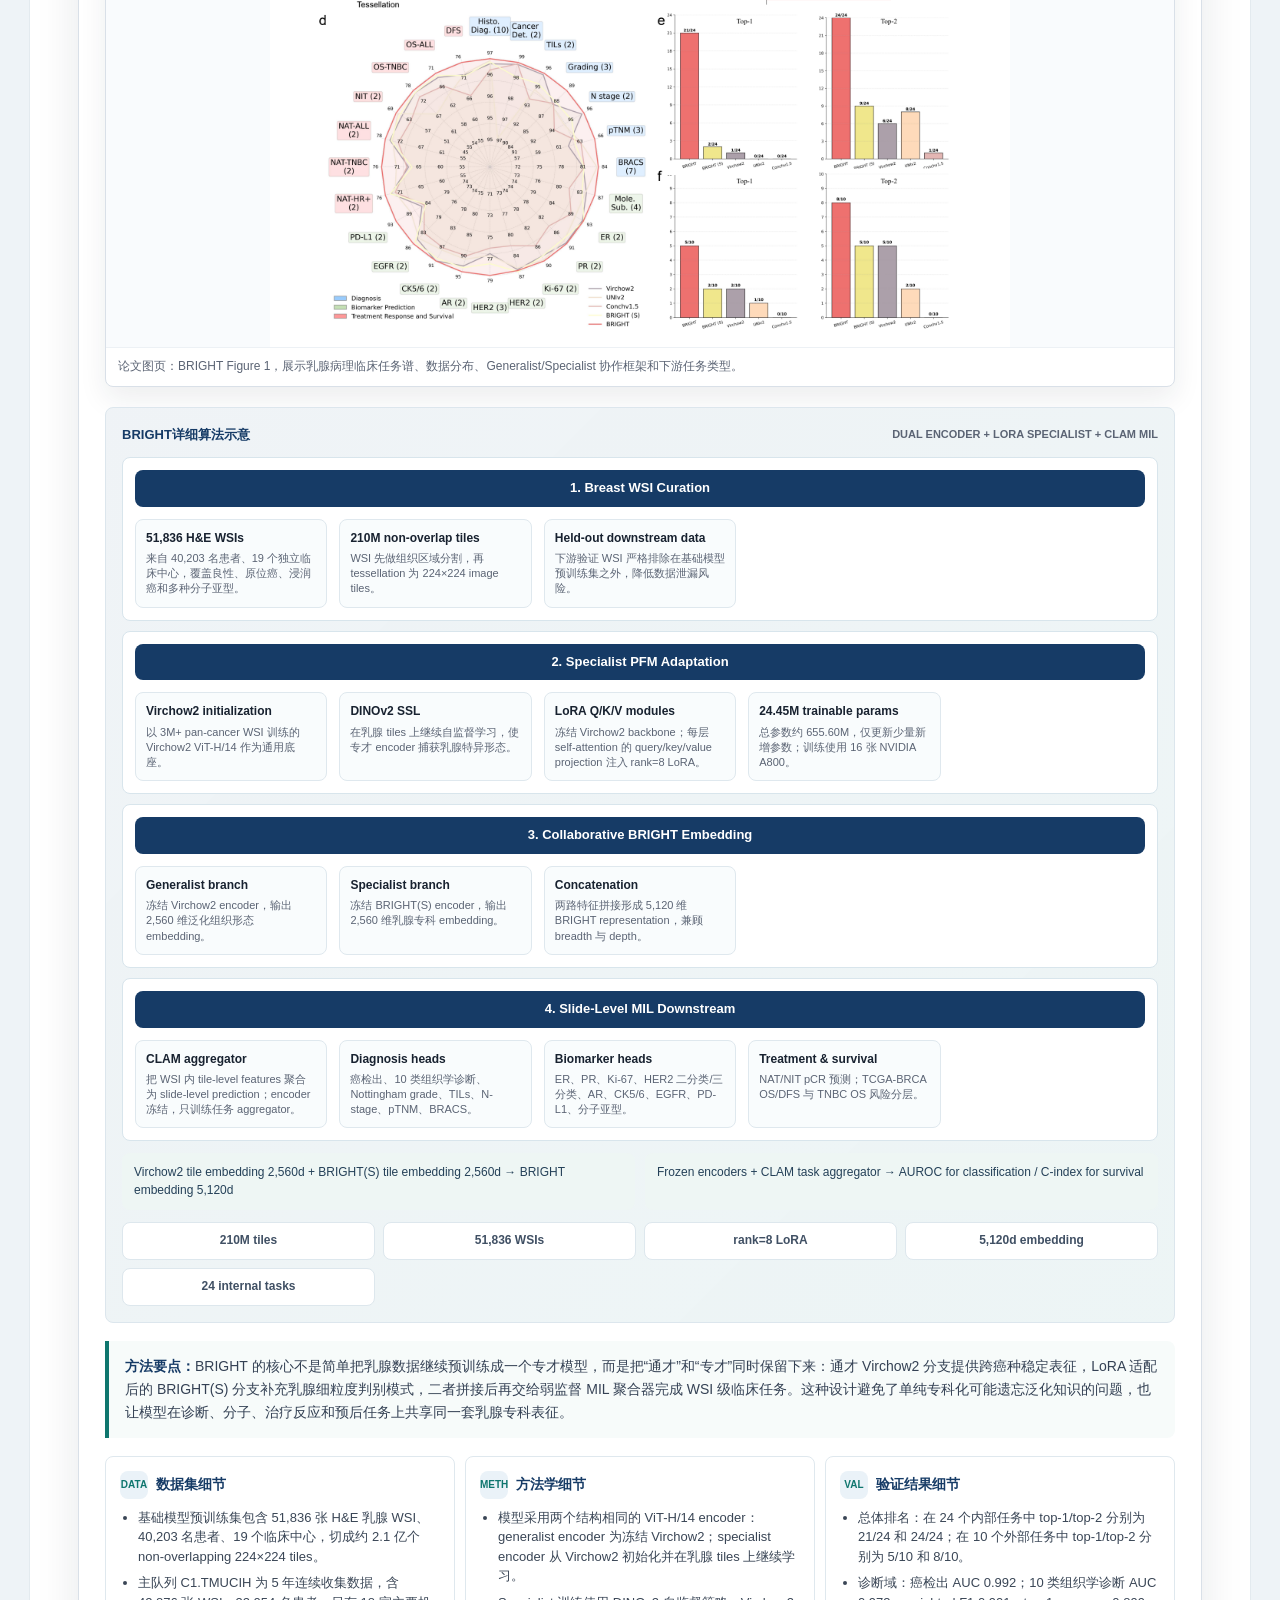
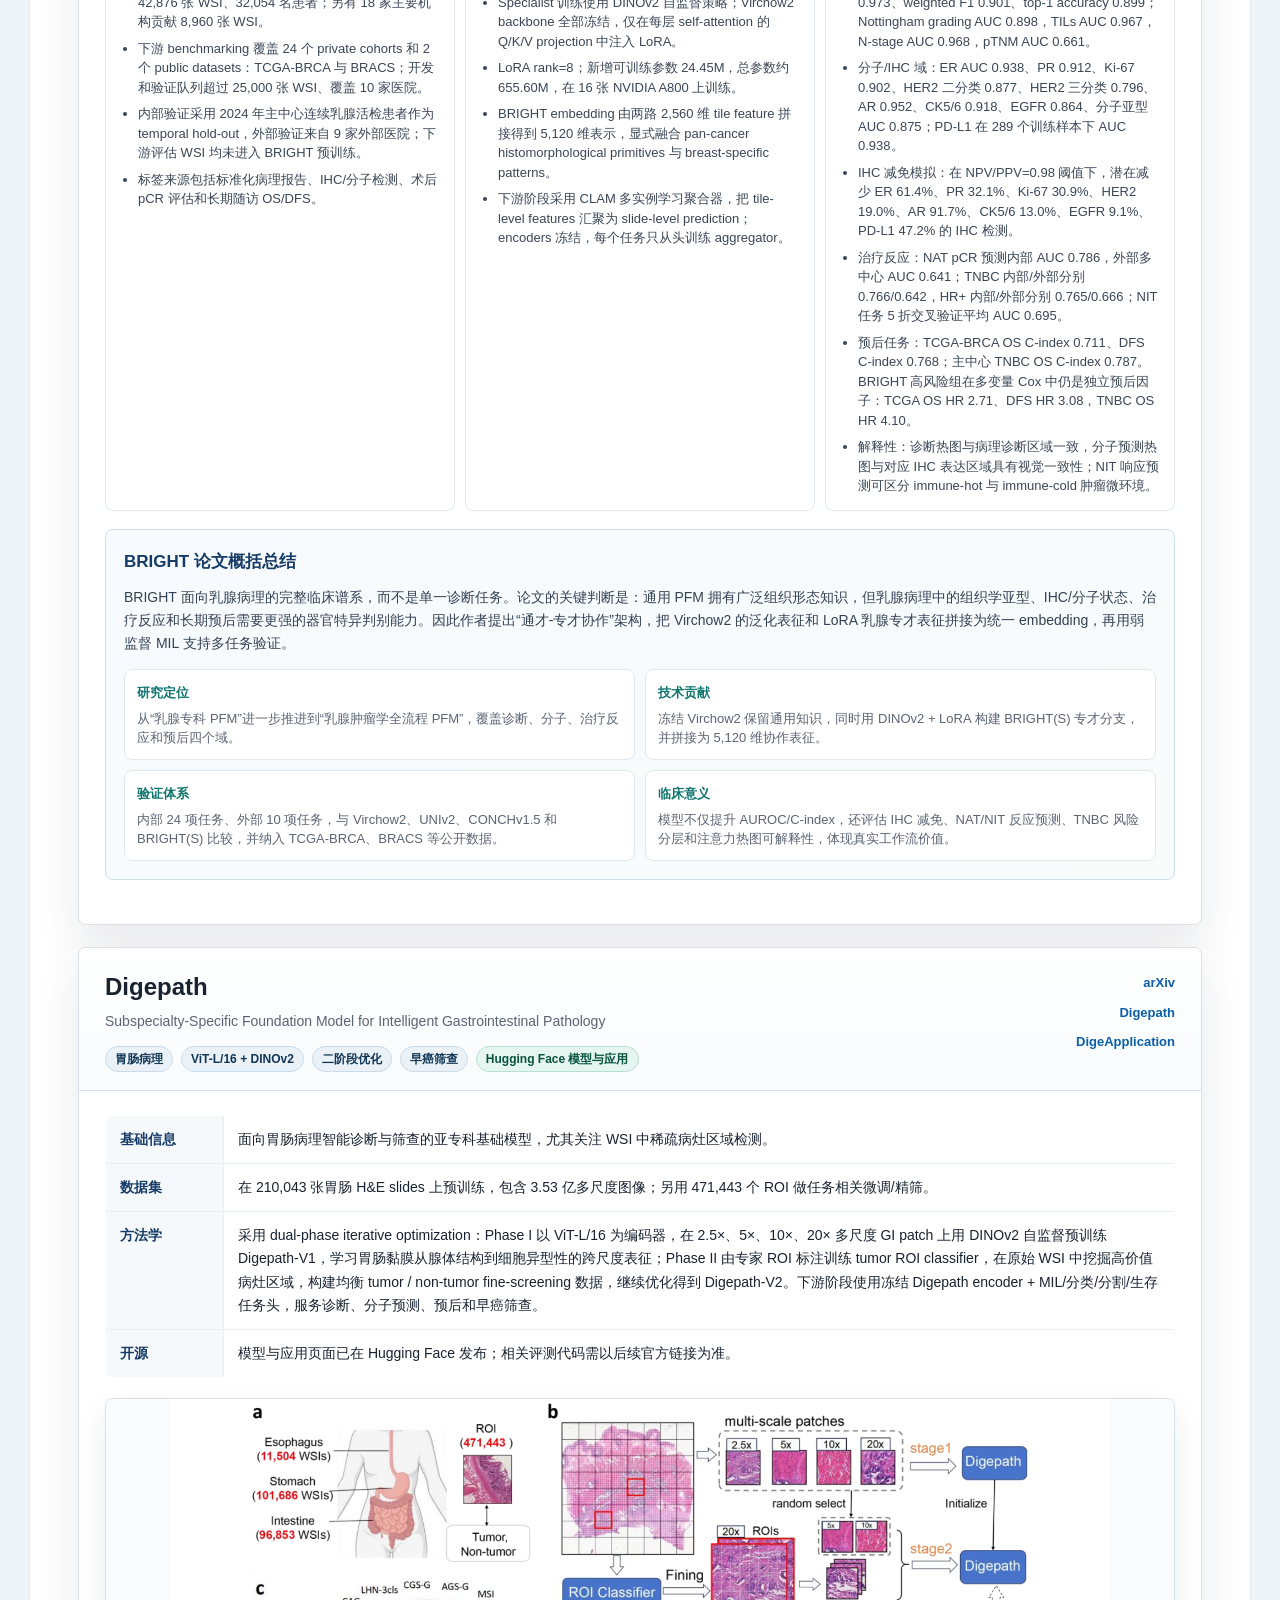
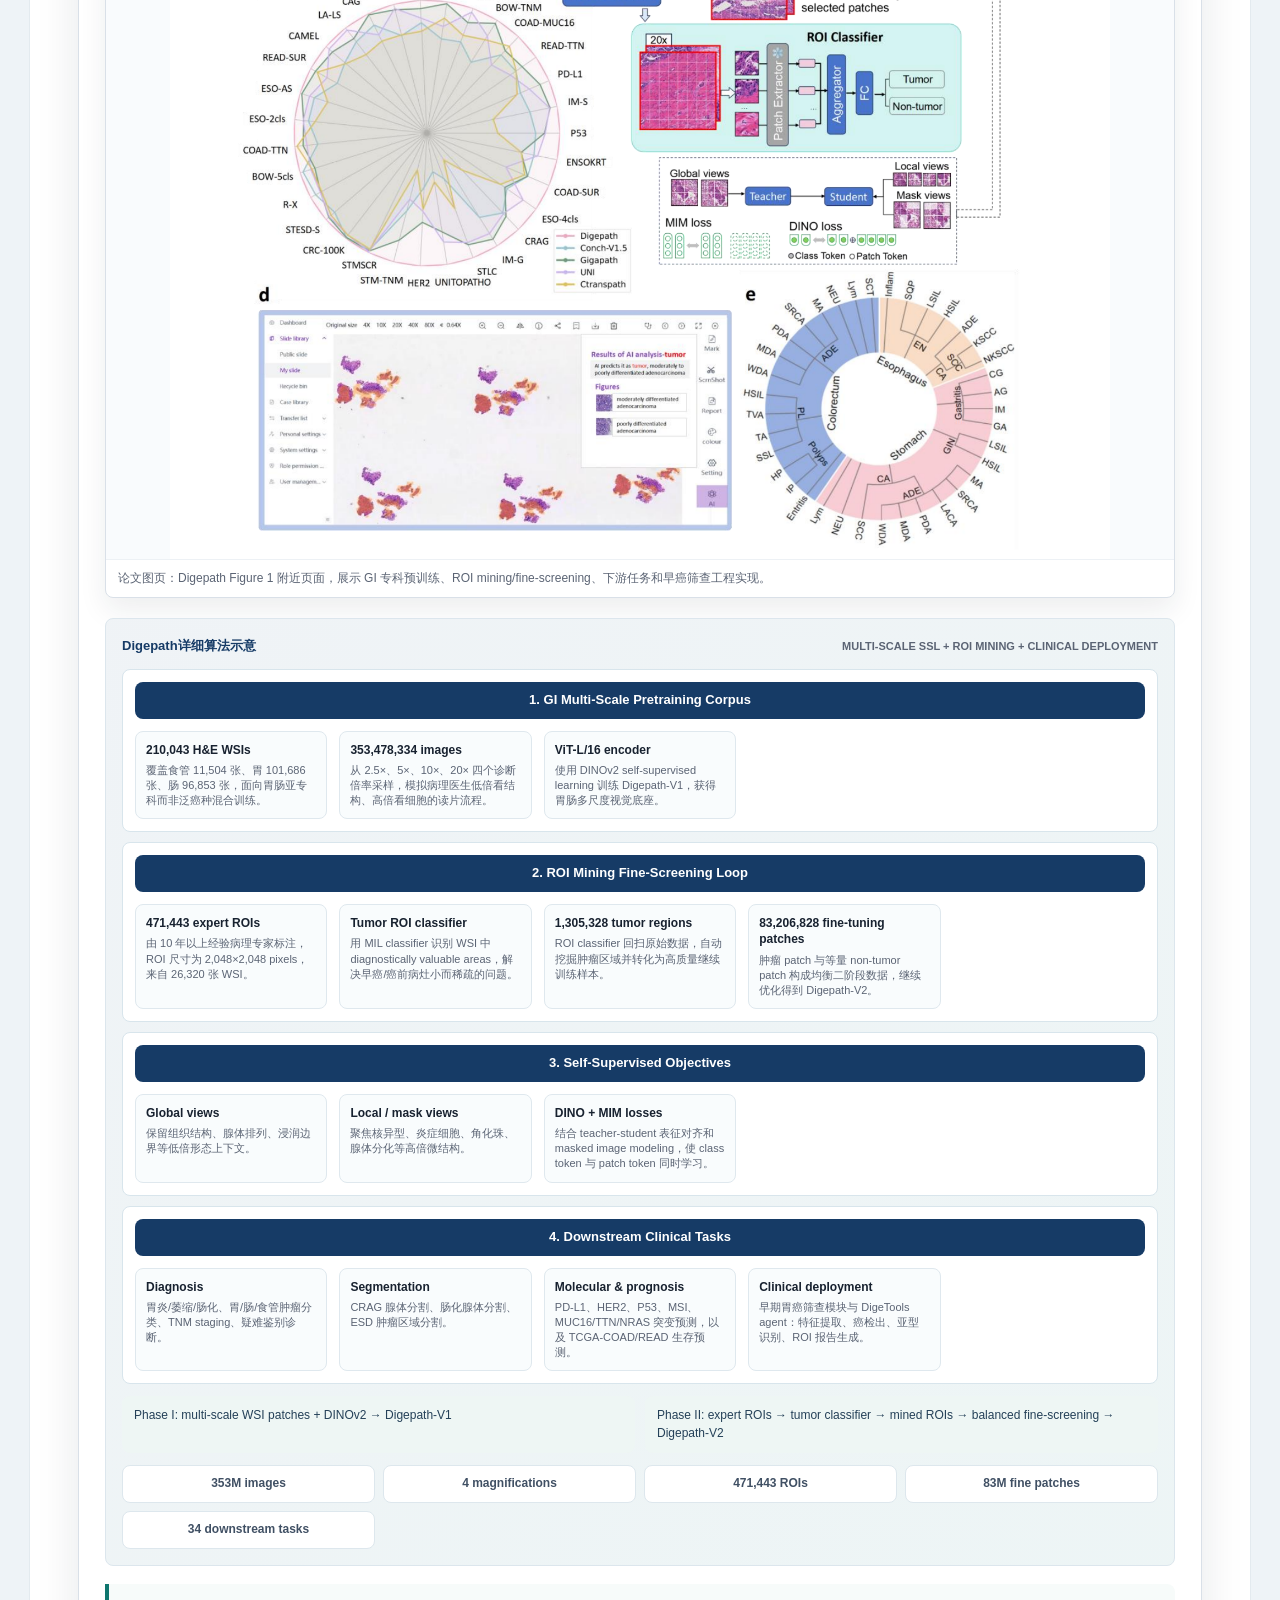
<file: notes/disease-specific-pathology-foundation-models/index.html>
<!DOCTYPE html>
<html lang="zh-CN">
<head>
  <meta charset="UTF-8">
  <meta name="viewport" content="width=device-width, initial-scale=1.0">
  <title>专有病种病理基础模型综述</title>
  <style>
    :root {
      --ink: #182230;
      --muted: #5b6474;
      --line: #d9e0e8;
      --panel: #ffffff;
      --soft: #f5f8fb;
      --blue: #163b66;
      --teal: #0f766e;
      --wine: #8f2444;
      --amber: #b26b14;
      --green: #28764b;
      --shadow: 0 18px 44px rgba(24, 34, 48, 0.10);
      --radius: 8px;
    }

    * {
      box-sizing: border-box;
    }

    html {
      scroll-behavior: smooth;
    }

    body {
      margin: 0;
      color: var(--ink);
      font-family: -apple-system, BlinkMacSystemFont, "Segoe UI", "PingFang SC",
        "Hiragino Sans GB", "Microsoft YaHei", Arial, sans-serif;
      background: #eef3f7;
      line-height: 1.65;
    }

    a {
      color: #0b5ea8;
      text-decoration: none;
    }

    a:hover {
      text-decoration: underline;
    }

    .page {
      max-width: 1220px;
      margin: 0 auto;
      background: #fff;
      box-shadow: 0 0 0 1px rgba(22, 59, 102, 0.05);
    }

    .hero {
      position: relative;
      padding: 56px 48px 40px;
      color: #fff;
      background:
        linear-gradient(132deg, rgba(18, 50, 82, 0.96), rgba(11, 111, 105, 0.88)),
        repeating-linear-gradient(90deg, rgba(255,255,255,0.06) 0 1px, transparent 1px 56px);
      overflow: hidden;
    }

    .hero::after {
      content: "";
      position: absolute;
      right: -80px;
      top: -70px;
      width: 360px;
      height: 360px;
      border: 1px solid rgba(255, 255, 255, 0.2);
      transform: rotate(18deg);
    }

    .hero-content {
      position: relative;
      z-index: 1;
      max-width: 940px;
    }

    .eyebrow {
      margin: 0 0 14px;
      color: #b9e7e1;
      font-size: 14px;
      font-weight: 700;
      letter-spacing: 0.06em;
      text-transform: uppercase;
    }

    h1 {
      margin: 0;
      font-size: clamp(30px, 5vw, 56px);
      line-height: 1.12;
      letter-spacing: 0;
    }

    .hero p {
      max-width: 800px;
      margin: 18px 0 0;
      color: rgba(255, 255, 255, 0.86);
      font-size: 18px;
    }

    .hero-grid {
      display: grid;
      grid-template-columns: repeat(5, minmax(0, 1fr));
      gap: 10px;
      margin-top: 30px;
    }

    .organ-pill {
      display: block;
      min-height: 84px;
      padding: 14px;
      border: 1px solid rgba(255,255,255,0.22);
      border-radius: var(--radius);
      background: rgba(255,255,255,0.10);
      backdrop-filter: blur(8px);
      color: #fff;
      text-decoration: none;
      transition: transform 160ms ease, border-color 160ms ease, background 160ms ease;
    }

    .organ-pill:hover {
      transform: translateY(-2px);
      border-color: rgba(255,255,255,0.46);
      background: rgba(255,255,255,0.16);
      text-decoration: none;
    }

    .organ-pill:focus-visible {
      outline: 3px solid rgba(255,255,255,0.75);
      outline-offset: 3px;
    }

    .organ-pill strong {
      display: block;
      font-size: 18px;
    }

    .organ-pill span {
      display: block;
      margin-top: 4px;
      color: rgba(255,255,255,0.76);
      font-size: 12px;
      line-height: 1.35;
    }

    section {
      padding: 42px 48px;
    }

    section.band {
      background: var(--soft);
    }

    .section-head {
      display: flex;
      align-items: flex-end;
      justify-content: space-between;
      gap: 24px;
      margin-bottom: 24px;
    }

    h2 {
      margin: 0;
      color: var(--blue);
      font-size: 28px;
      line-height: 1.25;
      letter-spacing: 0;
    }

    .section-note {
      max-width: 520px;
      margin: 0;
      color: var(--muted);
      font-size: 14px;
    }

    .metric-grid {
      display: grid;
      grid-template-columns: repeat(4, minmax(0, 1fr));
      gap: 14px;
    }

    .metric {
      position: relative;
      padding: 20px;
      border: 1px solid var(--line);
      border-radius: var(--radius);
      background: var(--panel);
      overflow: hidden;
    }

    .metric::after {
      content: attr(data-icon);
      position: absolute;
      right: 16px;
      top: 12px;
      color: rgba(22, 59, 102, 0.10);
      font-size: 42px;
      font-weight: 900;
      line-height: 1;
    }

    .metric .value {
      display: block;
      color: var(--wine);
      font-size: 28px;
      font-weight: 800;
      line-height: 1.1;
    }

    .metric .label {
      display: block;
      margin-top: 9px;
      color: var(--muted);
      font-size: 13px;
    }

    .model-stack {
      display: grid;
      gap: 22px;
    }

    .model-card {
      border: 1px solid var(--line);
      border-radius: var(--radius);
      background: #fff;
      box-shadow: var(--shadow);
      overflow: hidden;
      scroll-margin-top: 18px;
    }

    .model-head {
      display: grid;
      grid-template-columns: 1fr auto;
      gap: 18px;
      padding: 24px 26px 18px;
      border-bottom: 1px solid var(--line);
      background: linear-gradient(180deg, #fff, #f8fbfd);
    }

    .model-title h3 {
      margin: 0;
      color: var(--ink);
      font-size: 24px;
      line-height: 1.25;
      letter-spacing: 0;
    }

    .paper-title {
      margin: 8px 0 0;
      color: var(--muted);
      font-size: 14px;
    }

    .badge-row {
      display: flex;
      flex-wrap: wrap;
      gap: 8px;
      margin-top: 13px;
    }

    .tag,
    .status {
      display: inline-flex;
      align-items: center;
      min-height: 26px;
      padding: 3px 9px;
      border-radius: 999px;
      font-size: 12px;
      font-weight: 700;
      line-height: 1.2;
      white-space: nowrap;
    }

    .tag {
      color: #123655;
      background: #eaf2f8;
      border: 1px solid #c9dceb;
    }

    .status.open {
      color: #07533b;
      background: #e5f5ef;
      border: 1px solid #b9dfd2;
    }

    .status.closed {
      color: #743017;
      background: #fff1e3;
      border: 1px solid #f0c99e;
    }

    .model-links {
      display: flex;
      flex-direction: column;
      align-items: flex-end;
      gap: 8px;
      font-size: 13px;
      font-weight: 700;
    }

    .model-body {
      display: grid;
      grid-template-columns: 1fr;
      gap: 20px;
      padding: 24px 26px 26px;
    }

    .info-table {
      width: 100%;
      border-collapse: collapse;
      font-size: 14px;
      table-layout: fixed;
      border: 1px solid #e6edf3;
      border-radius: var(--radius);
      overflow: hidden;
    }

    .info-table th,
    .info-table td {
      padding: 12px 14px;
      border-bottom: 1px solid #e9eef3;
      vertical-align: top;
      text-align: left;
    }

    .info-table th {
      width: 118px;
      color: var(--blue);
      font-weight: 800;
      background: #f5f9fc;
      border-right: 1px solid #e9eef3;
    }

    .info-table tr:last-child th,
    .info-table tr:last-child td {
      border-bottom: 0;
    }

    .flow {
      display: grid;
      grid-template-columns: repeat(3, minmax(0, 1fr));
      gap: 10px;
      margin: 4px 0 18px;
    }

    .flow-step {
      position: relative;
      padding: 14px;
      min-height: 116px;
      border: 1px solid var(--line);
      border-radius: var(--radius);
      background: #fbfcfe;
    }

    .flow-step b {
      display: block;
      margin-bottom: 6px;
      color: var(--teal);
      font-size: 13px;
    }

    .flow-step span {
      color: var(--muted);
      font-size: 13px;
      line-height: 1.48;
    }

    .method-visual {
      margin: 2px 0 18px;
      padding: 16px;
      border: 1px solid #dce6ed;
      border-radius: var(--radius);
      background:
        linear-gradient(135deg, rgba(22,59,102,0.05), rgba(15,118,110,0.06)),
        #fbfdfe;
    }

    .model-body > div {
      min-width: 0;
    }

    .visual-title {
      display: flex;
      align-items: center;
      justify-content: space-between;
      gap: 12px;
      margin-bottom: 12px;
      color: var(--blue);
      font-size: 13px;
      font-weight: 800;
    }

    .visual-title span {
      color: var(--muted);
      font-size: 11px;
      font-weight: 700;
      text-transform: uppercase;
    }

    .pipeline {
      display: grid;
      grid-template-columns: 1fr 26px 1fr 26px 1fr;
      align-items: stretch;
      gap: 8px;
    }

    .pipe-node {
      min-height: 96px;
      padding: 12px;
      border: 1px solid #cddce7;
      border-radius: var(--radius);
      background: #fff;
      box-shadow: 0 8px 20px rgba(24, 34, 48, 0.06);
    }

    .pipe-node b {
      display: block;
      margin-bottom: 6px;
      color: var(--ink);
      font-size: 13px;
      line-height: 1.35;
    }

    .pipe-node small {
      display: block;
      color: var(--muted);
      font-size: 12px;
      line-height: 1.38;
    }

    .pipe-arrow {
      display: grid;
      place-items: center;
      color: var(--teal);
      font-size: 22px;
      font-weight: 900;
    }

    .mini-chip-grid {
      display: grid;
      grid-template-columns: repeat(4, minmax(0, 1fr));
      gap: 8px;
      margin-top: 12px;
    }

    .mini-chip {
      padding: 8px 9px;
      border: 1px solid #dde7ed;
      border-radius: var(--radius);
      background: #fff;
      color: #405064;
      font-size: 12px;
      font-weight: 700;
      text-align: center;
    }

    .method-lanes {
      display: grid;
      gap: 10px;
      margin-top: 12px;
    }

    .method-lane {
      display: grid;
      grid-template-columns: 128px 1fr;
      gap: 12px;
      align-items: stretch;
      padding: 12px;
      border: 1px solid #d8e5ec;
      border-radius: var(--radius);
      background: #fff;
    }

    .method-visual > .method-lane {
      grid-template-columns: repeat(auto-fit, minmax(190px, 1fr));
      margin-top: 10px;
    }

    .method-visual > .method-lane:first-of-type {
      margin-top: 0;
    }

    .lane-title {
      grid-column: 1 / -1;
      padding: 10px 12px;
      border-radius: var(--radius);
      color: #fff;
      background: var(--blue);
      font-size: 13px;
      font-weight: 900;
      text-align: center;
      line-height: 1.3;
    }

    .lane-label {
      display: grid;
      place-items: center;
      padding: 10px;
      border-radius: var(--radius);
      color: #fff;
      background: var(--blue);
      font-size: 12px;
      font-weight: 900;
      text-align: center;
      line-height: 1.3;
    }

    .lane-content {
      display: grid;
      grid-template-columns: repeat(3, minmax(0, 1fr));
      gap: 8px;
    }

    .lane-content.two {
      grid-template-columns: repeat(2, minmax(0, 1fr));
    }

    .lane-content.four {
      grid-template-columns: repeat(4, minmax(0, 1fr));
    }

    .method-box {
      padding: 10px;
      border: 1px solid #dfe8ee;
      border-radius: var(--radius);
      background: #f9fcfd;
    }

    .method-box b {
      display: block;
      color: var(--ink);
      font-size: 12px;
      line-height: 1.35;
    }

    .method-box small {
      display: block;
      margin-top: 5px;
      color: var(--muted);
      font-size: 11px;
      line-height: 1.38;
    }

    .formula-strip {
      display: grid;
      grid-template-columns: repeat(2, minmax(0, 1fr));
      gap: 10px;
      margin-top: 12px;
    }

    .formula {
      padding: 11px 12px;
      border-radius: var(--radius);
      background: #eef6f4;
      color: #244058;
      font-size: 12px;
      line-height: 1.45;
    }

    .formula code {
      display: block;
      margin-top: 4px;
      color: var(--wine);
      font-weight: 800;
      white-space: normal;
    }

    .method-detail {
      margin: 0 0 18px;
      padding: 14px 16px;
      border-left: 4px solid var(--teal);
      border-radius: 0 var(--radius) var(--radius) 0;
      background: #f7fbfa;
      color: #344154;
      font-size: 14px;
    }

    .method-detail b {
      color: var(--blue);
    }

    .paper-figure {
      margin: 0 0 20px;
      border: 1px solid var(--line);
      border-radius: var(--radius);
      background: #fff;
      overflow: hidden;
      box-shadow: 0 12px 28px rgba(24, 34, 48, 0.08);
    }

    .paper-figure img {
      display: block;
      width: 100%;
      max-height: 760px;
      object-fit: contain;
      background: #f9fbfd;
    }

    .paper-figure figcaption {
      padding: 10px 12px;
      border-top: 1px solid #edf1f5;
      color: var(--muted);
      font-size: 12px;
      line-height: 1.45;
    }

    .deep-dive {
      display: grid;
      grid-template-columns: repeat(auto-fit, minmax(280px, 1fr));
      gap: 10px;
      margin: 0 0 18px;
    }

    .note-panel {
      padding: 14px;
      border: 1px solid #dfe8ee;
      border-radius: var(--radius);
      background: #fff;
    }

    .note-panel h4 {
      display: flex;
      align-items: center;
      gap: 8px;
      margin: 0 0 9px;
      color: var(--blue);
      font-size: 14px;
      letter-spacing: 0;
    }

    .note-panel h4::before {
      content: attr(data-icon);
      display: inline-grid;
      place-items: center;
      width: 28px;
      height: 28px;
      border-radius: var(--radius);
      background: #eaf2f8;
      color: var(--teal);
      font-size: 10px;
      font-weight: 900;
    }

    .note-panel ul {
      display: grid;
      gap: 7px;
      margin: 0;
      padding: 0 0 0 18px;
      color: #3a4656;
      font-size: 13px;
      line-height: 1.5;
    }

    .atlas {
      display: grid;
      grid-template-columns: 1fr 1fr;
      gap: 16px;
      margin-top: 24px;
    }

    .atlas-card {
      padding: 20px;
      border: 1px solid var(--line);
      border-radius: var(--radius);
      background: #fff;
      box-shadow: 0 12px 30px rgba(24, 34, 48, 0.07);
    }

    .atlas-card h3 {
      display: flex;
      align-items: center;
      gap: 10px;
      margin: 0 0 12px;
      color: var(--blue);
      font-size: 18px;
      letter-spacing: 0;
    }

    .icon-box {
      display: inline-grid;
      place-items: center;
      width: 34px;
      height: 34px;
      border-radius: var(--radius);
      background: #e7f4f2;
      color: var(--teal);
      font-size: 13px;
      font-weight: 900;
      flex: 0 0 auto;
    }

    .atlas-list {
      display: grid;
      gap: 9px;
      margin: 0;
      padding: 0;
      list-style: none;
      color: var(--muted);
      font-size: 14px;
    }

    .atlas-list li {
      display: grid;
      grid-template-columns: 92px 1fr;
      gap: 12px;
      padding: 8px 0;
      border-top: 1px solid #edf1f5;
    }

    .atlas-list b {
      color: var(--ink);
    }

    .bar {
      display: inline-grid;
      grid-template-columns: repeat(5, 18px);
      gap: 3px;
      vertical-align: middle;
    }

    .bar i {
      height: 8px;
      border-radius: 99px;
      background: #dce5ec;
    }

    .bar[data-score="3"] i:nth-child(-n+3),
    .bar[data-score="4"] i:nth-child(-n+4),
    .bar[data-score="5"] i:nth-child(-n+5) {
      background: var(--teal);
    }

    .results {
      display: grid;
      gap: 10px;
      margin: 0;
      padding: 0;
      list-style: none;
    }

    .results li {
      position: relative;
      padding-left: 18px;
      color: #394455;
      font-size: 14px;
    }

    .results li::before {
      content: "";
      position: absolute;
      left: 0;
      top: 0.74em;
      width: 7px;
      height: 7px;
      border-radius: 50%;
      background: var(--wine);
    }

    .paper-summary {
      margin: 0 0 18px;
      padding: 18px;
      border: 1px solid #cfdfea;
      border-radius: var(--radius);
      background: linear-gradient(135deg, #f7fbff, #f7fbfa);
    }

    .paper-summary h4 {
      margin: 0 0 10px;
      color: var(--blue);
      font-size: 17px;
      letter-spacing: 0;
    }

    .paper-summary p {
      margin: 0 0 14px;
      color: #344154;
      font-size: 14px;
    }

    .summary-grid {
      display: grid;
      grid-template-columns: repeat(2, minmax(0, 1fr));
      gap: 10px;
    }

    .summary-item {
      padding: 12px;
      border: 1px solid #dfe8ee;
      border-radius: var(--radius);
      background: #fff;
    }

    .summary-item b {
      display: block;
      margin-bottom: 5px;
      color: var(--teal);
      font-size: 13px;
    }

    .summary-item span {
      display: block;
      color: var(--muted);
      font-size: 13px;
      line-height: 1.48;
    }

    .table-wrap {
      overflow-x: auto;
      border: 1px solid var(--line);
      border-radius: var(--radius);
      background: #fff;
    }

    .comparison {
      width: 100%;
      min-width: 980px;
      border-collapse: collapse;
      font-size: 13px;
    }

    .comparison th,
    .comparison td {
      padding: 14px 13px;
      border-bottom: 1px solid #e5ebf1;
      vertical-align: top;
      text-align: left;
    }

    .comparison th {
      position: sticky;
      top: 0;
      color: #fff;
      background: var(--blue);
      font-size: 12px;
    }

    .comparison tr:last-child td {
      border-bottom: 0;
    }

    .insight-grid {
      display: grid;
      grid-template-columns: repeat(3, minmax(0, 1fr));
      gap: 16px;
    }

    .insight {
      padding: 20px;
      border-left: 4px solid var(--teal);
      border-radius: var(--radius);
      background: #fff;
      box-shadow: 0 10px 28px rgba(24, 34, 48, 0.07);
    }

    .insight:nth-child(2) {
      border-left-color: var(--wine);
    }

    .insight:nth-child(3) {
      border-left-color: var(--amber);
    }

    .insight h3 {
      margin: 0 0 8px;
      color: var(--blue);
      font-size: 18px;
      letter-spacing: 0;
    }

    .insight p {
      margin: 0;
      color: var(--muted);
      font-size: 14px;
    }

    .timeline {
      margin-top: 24px;
      padding: 20px;
      border: 1px solid var(--line);
      border-radius: var(--radius);
      background: #fff;
    }

    .timeline-track {
      display: grid;
      grid-template-columns: repeat(4, minmax(0, 1fr));
      gap: 14px;
      position: relative;
    }

    .timeline-item {
      padding: 14px;
      border-top: 4px solid var(--green);
      background: #f7fafb;
    }

    .timeline-item b {
      display: block;
      color: var(--ink);
      font-size: 14px;
    }

    .timeline-item span {
      display: block;
      margin-top: 5px;
      color: var(--muted);
      font-size: 12px;
      line-height: 1.42;
    }

    .refs {
      display: grid;
      grid-template-columns: repeat(2, minmax(0, 1fr));
      gap: 12px;
      margin: 0;
      padding: 0;
      list-style: none;
    }

    .refs li {
      padding: 13px 15px;
      border: 1px solid var(--line);
      border-radius: var(--radius);
      background: #fff;
      font-size: 14px;
    }

    .footnote {
      margin-top: 18px;
      color: var(--muted);
      font-size: 12px;
    }

    .site-credit {
      padding: 18px 48px 24px;
      border-top: 1px solid var(--line);
      background: #f8fbfd;
      color: #405064;
      text-align: center;
      font-size: 13px;
      line-height: 1.7;
    }

    .site-credit strong {
      color: var(--blue);
      font-weight: 800;
    }

    @media (max-width: 980px) {
      .hero,
      section,
      .site-credit {
        padding-left: 28px;
        padding-right: 28px;
      }

      .hero-grid,
      .metric-grid,
      .insight-grid,
      .atlas {
        grid-template-columns: repeat(2, minmax(0, 1fr));
      }

      .model-body {
        grid-template-columns: 1fr;
      }

      .flow {
        grid-template-columns: 1fr;
      }

      .deep-dive {
        grid-template-columns: 1fr;
      }

      .pipeline {
        grid-template-columns: 1fr;
      }

      .method-lane,
      .lane-content,
      .lane-content.two,
      .lane-content.four,
      .formula-strip {
        grid-template-columns: 1fr;
      }

      .pipe-arrow {
        min-height: 20px;
        transform: rotate(90deg);
      }

      .section-head,
      .model-head {
        display: block;
      }

      .model-links {
        align-items: flex-start;
        margin-top: 14px;
      }
    }

    @media (max-width: 640px) {
      .hero,
      section,
      .site-credit {
        padding-left: 18px;
        padding-right: 18px;
      }

      .hero {
        padding-top: 38px;
      }

      .hero-grid,
      .metric-grid,
      .insight-grid,
      .timeline-track,
      .refs,
      .atlas,
      .mini-chip-grid,
      .summary-grid {
        grid-template-columns: 1fr;
      }

      .model-head,
      .model-body {
        padding-left: 18px;
        padding-right: 18px;
      }

      h2 {
        font-size: 23px;
      }

      .info-table th {
        width: 90px;
      }

      .atlas-list li {
        grid-template-columns: 1fr;
        gap: 4px;
      }

      .paper-figure img {
        max-height: 420px;
      }
    }
  </style>
</head>
<body>
  <main class="page">
    <header class="hero">
      <div class="hero-content">
        <p class="eyebrow">Disease / Organ-Specific Pathology Foundation Models</p>
        <h1>专有病种病理基础模型综述</h1>
        <p>
          这 5 项工作集中体现了病理 AI 从泛癌种通用表征模型，走向单器官、单病种深度适配与真实临床工作流验证的趋势。
          研究对象覆盖肺、乳腺、肾小球与胃肠病理，重点不再只是线性探针性能，而是诊断、分子标志物、治疗反应、预后和读片辅助的闭环验证。
        </p>
        <div class="hero-grid" aria-label="模型与器官分布">
          <a class="organ-pill" href="#paper-pulmofoundation"><strong>PulmoFoundation</strong><span>肺病理 · 前/中/术后全流程</span></a>
          <a class="organ-pill" href="#paper-brave"><strong>BRAVE</strong><span>乳腺病理 · 真实临床效用</span></a>
          <a class="organ-pill" href="#paper-glopath"><strong>GloPath</strong><span>肾小球 · 实体中心表征</span></a>
          <a class="organ-pill" href="#paper-bright"><strong>BRIGHT</strong><span>乳腺病理 · 通才-专才协作</span></a>
          <a class="organ-pill" href="#paper-digepath"><strong>Digepath</strong><span>胃肠病理 · 稀疏病灶筛查</span></a>
        </div>
      </div>
    </header>

    <section class="band">
      <div class="section-head">
        <h2>整体图景</h2>
        <p class="section-note">这些论文普遍采用大规模专科病理数据继续预训练或微调，并将评估扩展到跨中心、前瞻性、读者研究或临床模拟。</p>
      </div>
      <div class="metric-grid">
        <div class="metric" data-icon="FM"><span class="value">5</span><span class="label">专科/专有病种病理基础模型工作</span></div>
        <div class="metric" data-icon="ORG"><span class="value">4</span><span class="label">主要器官或病理方向：肺、乳腺、肾小球、胃肠</span></div>
        <div class="metric" data-icon="TASK"><span class="value">185+</span><span class="label">合计报告下游任务或临床场景，覆盖诊断到预后</span></div>
        <div class="metric" data-icon="CLIN"><span class="value">临床化</span><span class="label">前瞻性验证、工作流模拟和病理医生-AI 交互成为核心卖点</span></div>
      </div>

      <div class="atlas" aria-label="方法设计地图">
        <div class="atlas-card">
          <h3><span class="icon-box">DATA</span>数据组织方式</h3>
          <ul class="atlas-list">
            <li><b>WSI 级</b><span>PulmoFoundation、BRAVE、BRIGHT、Digepath 以全切片和多尺度 tiles/patches 为主体。</span></li>
            <li><b>实体级</b><span>GloPath 将肾小球作为基本学习单元，适合细粒度病变识别。</span></li>
            <li><b>流程级</b><span>BRAVE、PulmoFoundation 将活检、冰冻、切除标本分别纳入验证链。</span></li>
          </ul>
        </div>
        <div class="atlas-card">
          <h3><span class="icon-box">AI</span>模型适配范式</h3>
          <ul class="atlas-list">
            <li><b>继续预训练</b><span>用单器官大规模 H&E 数据把通用 PFM 推向亚专科。</span></li>
            <li><b>协作专家</b><span>通才 backbone 保留泛化，专才分支或 LoRA 捕获器官特异性。</span></li>
            <li><b>临床阈值</b><span>从概率分数走向 triage、second review、IHC defer 等可执行决策。</span></li>
          </ul>
        </div>
      </div>
    </section>

    <section>
      <div class="section-head">
        <h2>逐篇文献总结</h2>
        <p class="section-note">每张卡片按基础信息、数据集、方法学和下游验证统一整理，便于横向比较。</p>
      </div>

      <div class="model-stack">
        <article class="model-card" id="paper-pulmofoundation">
          <div class="model-head">
            <div class="model-title">
              <h3>PulmoFoundation</h3>
              <p class="paper-title">A Clinically Validated Foundation Model for Comprehensive Lung Pathology Interpretation</p>
              <div class="badge-row">
                <span class="tag">肺病理</span><span class="tag">Virchow2 适配</span><span class="tag">前瞻性验证</span><span class="tag">RCT 读片实验</span>
                <span class="status open">Hugging Face gated 模型</span>
              </div>
            </div>
            <div class="model-links">
              <a href="https://arxiv.org/abs/2605.25878v1" target="_blank" rel="noopener">arXiv</a>
              <a href="https://huggingface.co/Zhengrui/PulmoFoundation" target="_blank" rel="noopener">模型页面</a>
            </div>
          </div>
          <div class="model-body">
            <table class="info-table">
              <tr><th>基础信息</th><td>面向肺癌诊断、治疗选择与预后评估的综合肺病理基础模型。</td></tr>
              <tr><th>数据集</th><td>基于约 40,000 张诊断 H&E WSI 做专科继续预训练；下游系统评估约 26,000 张 WSI，覆盖 32 个临床相关任务。</td></tr>
              <tr><th>方法学</th><td>以 Virchow2 ViT-H/14 为底座，冻结原始权重并在每个 transformer block 的 query/value projection 中插入 LoRA；用 39,503 张肺 H&E WSI、约 8,800 万 foreground patches 进行 DINO teacher-student 继续自监督预训练。下游阶段冻结 PulmoFoundation encoder，按扫描倍率自适应切 patch，提取 2,560 维 patch 特征，经 ABMIL 聚合成 slide-level 表征，再训练任务头完成诊断、分子/IHC、预后和临床分诊。</td></tr>
              <tr><th>开源</th><td>模型以 gated 方式发布在 Hugging Face，需申请访问；未见完整训练代码公开。</td></tr>
            </table>
            <div>
              <figure class="paper-figure">
                <img src="assets/pulmofoundation_overview.png" alt="PulmoFoundation study overview from paper">
                <figcaption>PulmoFoundation Figure 1 主体截图：展示预训练数据来源、模型训练流程、回顾性验证、前瞻性验证和交叉随机对照读片实验的整体设计。</figcaption>
              </figure>
              <div class="method-visual">
                <div class="visual-title">PulmoFoundation 详细算法示意<span>LoRA-DINO pretraining + ABMIL downstream</span></div>
                <div class="method-lanes">
                  <div class="method-lane">
                    <div class="lane-label">1. Base Model</div>
                    <div class="lane-content three">
                      <div class="method-box"><b>Virchow2</b><small>泛癌种病理基础模型，预训练于 3.1M H&E WSI。</small></div>
                      <div class="method-box"><b>ViT-H/14</b><small>632M 参数，32 层 transformer，hidden dim 1,280，16 heads。</small></div>
                      <div class="method-box"><b>224×224 输入</b><small>每个输入 patch 被划分为 14×14 token，输出 [CLS] 与 patch token。</small></div>
                    </div>
                  </div>
                  <div class="method-lane">
                    <div class="lane-label">2. Lung-Specific Continual SSL</div>
                    <div class="lane-content three">
                      <div class="method-box"><b>LoRA 注入</b><small>原 Virchow2 权重冻结；在每层 attention 的 Q/V projection 加低秩矩阵。</small></div>
                      <div class="method-box"><b>参数高效</b><small>rank=8，α=16；约 2M 可训练参数，仅占 Virchow2 约 0.3%。</small></div>
                      <div class="method-box"><b>DINO teacher-student</b><small>不同增强视图分别进入 teacher/student；teacher 由 student EMA 更新。</small></div>
                    </div>
                  </div>
                  <div class="method-lane">
                    <div class="lane-label">3. Magnification-Aware Patching</div>
                    <div class="lane-content three">
                      <div class="method-box"><b>20× WSI</b><small>前景组织切为 256×256 non-overlapping patches。</small></div>
                      <div class="method-box"><b>40× WSI</b><small>切为 512×512 patches，保持近似相同组织视野。</small></div>
                      <div class="method-box"><b>80× WSI</b><small>切为 1024×1024 patches；统一 resize 到 224×224 输入 encoder。</small></div>
                    </div>
                  </div>
                  <div class="method-lane">
                    <div class="lane-label">4. Frozen Encoder + ABMIL</div>
                    <div class="lane-content two">
                      <div class="method-box"><b>2,560-d patch feature</b><small>拼接 final layer [CLS] 1,280-d 与 mean-pooled patch-token 1,280-d。</small></div>
                      <div class="method-box"><b>Attention MIL</b><small>每张 WSI 是 patch bag；ABMIL 为 patch 分配权重并加权求和为 slide 表征。</small></div>
                    </div>
                  </div>
                  <div class="method-lane">
                    <div class="lane-label">5. Task Heads + Clinical Thresholds</div>
                    <div class="lane-content four">
                      <div class="method-box"><b>Binary tasks</b><small>sigmoid + BCE：良恶性、转移/原发、IHC 阳性等。</small></div>
                      <div class="method-box"><b>Multi-class tasks</b><small>softmax + CE：NSCLC 亚型、细粒度鉴别诊断等。</small></div>
                      <div class="method-box"><b>Survival tasks</b><small>离散时间 survival negative log-likelihood。</small></div>
                      <div class="method-box"><b>Triage</b><small>PPV/NPV 安全阈值转化为二次复核减负、IHC defer 和冰冻分诊。</small></div>
                    </div>
                  </div>
                </div>
                <div class="formula-strip">
                  <div class="formula">ABMIL attention：对每个 patch feature h<sub>i</sub> 学习注意力权重。<code>a<sub>i</sub> = softmax(w<sup>T</sup> tanh(Vh<sub>i</sub>))</code></div>
                  <div class="formula">Slide representation：把高权重 patch 聚合成 WSI 表征。<code>z = Σ a<sub>i</sub>h<sub>i</sub></code></div>
                </div>
                <div class="mini-chip-grid">
                  <span class="mini-chip">88M foreground patches</span><span class="mini-chip">LoRA Q/V modules</span><span class="mini-chip">DINO EMA teacher</span><span class="mini-chip">ABMIL hidden=512</span>
                </div>
              </div>
              <p class="method-detail"><b>方法要点：</b>PulmoFoundation 的“专科化”发生在两个层级：第一层是在 Virchow2 上用 LoRA-DINO 做肺病理继续自监督预训练，尽量保留泛癌种知识同时注入肺部形态；第二层是在下游任务中冻结 encoder，只训练 ABMIL aggregator 和轻量任务头，使所有任务共享同一肺专科 patch 表征，并用 PPV/NPV 阈值把模型分数转成临床可执行动作。</p>
              <div class="deep-dive">
                <div class="note-panel">
                  <h4 data-icon="DATA">数据集细节</h4>
                  <ul>
                    <li>预训练强调肺部 H&E 诊断切片，约 4 万 WSI，用于把 Virchow2 的泛病理能力迁移到肺亚专科。</li>
                    <li>系统评估约 2.6 万 WSI，按术前活检、术中冰冻、术后切除和分子/预后任务组织。</li>
                    <li>前瞻性研究含 1,357 名患者，模拟真实临床连续入组和固定阈值使用。</li>
                  </ul>
                </div>
                <div class="note-panel">
                  <h4 data-icon="METH">方法学细节</h4>
                  <ul>
                    <li>Virchow2 为 ViT-H/14，632M 参数；PulmoFoundation 不全量微调，而是在 Q/V projection 加 LoRA，rank=8、α=16，约 2M 可训练参数。</li>
                    <li>继续预训练采用 DINO self-distillation：student 匹配 teacher 输出分布，teacher 由 student 权重 EMA 更新；只使用 foreground tissue patches。</li>
                    <li>下游阶段 encoder 冻结；每个 patch 特征为 [CLS] 1,280-d + token mean 1,280-d，拼接成 2,560-d，再由 ABMIL 聚合。</li>
                    <li>任务头按任务类型选择 BCE、cross-entropy 或 discrete-time survival NLL；训练时只更新 ABMIL aggregator 和 prediction layer。</li>
                  </ul>
                </div>
                <div class="note-panel">
                  <h4 data-icon="VAL">验证结果细节</h4>
                  <ul>
                    <li>前瞻性队列包含 1,357 名连续患者：250 例活检、271 例冰冻、836 例术后切除；所有预测在最终病理诊断前盲法生成，未重新训练或调参。</li>
                    <li>11 个前瞻性任务包括：活检良恶性、冰冻良恶性、术后 NSCLC 分类、粗粒度鉴别诊断、细粒度六分类、原发灶预测淋巴结转移，以及 TTF-1、Napsin-A、CK-7、P40、P63 五个 IHC 标志物预测。</li>
                    <li>平均 AUC 为 0.923；关键任务包括活检良恶性 AUC 0.992、冰冻良恶性 AUC 0.970、NSCLC 分类 AUC 0.993、粗粒度亚型 AUC 0.883、细粒度亚型 AUC 0.868、淋巴结转移 AUC 0.849。</li>
                    <li>IHC panel 平均 AUC 为 0.920：TTF-1 0.892、Napsin-A 0.922、CK-7 0.921、P40 0.921、P63 0.944。</li>
                    <li>预设 PPV 安全阈值下，可减少 68.8% 活检二次复核、83.0% 冰冻二次复核，并延后 44.5% IHC 染色申请；交叉 RCT 中 AI 辅助准确率 83.8% → 91.7%，诊断时间减少 19.6%，一致性 κ 0.56 → 0.76。</li>
                  </ul>
                </div>
              </div>
              <div class="paper-summary">
                <h4>PulmoFoundation 论文概括总结</h4>
                <p>
                  这项工作提出的核心问题是：泛癌种病理基础模型虽然具备强迁移能力，但在肺癌围手术期全流程中，仍缺少足够的肺亚专科深度和真实临床验证。作者以 Virchow2 为底座，通过肺病理继续自监督预训练构建 PulmoFoundation，并把模型系统评估到活检、冰冻、手术切除、分子/IHC 标志物、预后预测和病理医生-AI 协作等场景。
                </p>
                <div class="summary-grid">
                  <div class="summary-item"><b>研究定位</b><span>从“任务特异模型”转向“肺病理专科基础模型”，目标是覆盖一个器官系统内的连续诊疗链，而不是只解决单个分类任务。</span></div>
                  <div class="summary-item"><b>技术贡献</b><span>采用 LoRA-DINO 方式对 Virchow2 做参数高效继续预训练，再用 frozen encoder + ABMIL 统一支持多类 slide-level / case-level 任务。</span></div>
                  <div class="summary-item"><b>验证体系</b><span>回顾性部分覆盖 32 个临床任务，并与 UNI、Virchow2、CHIEF、GigaPath 等泛癌种模型比较；前瞻性部分在 1,357 名连续患者中固定阈值验证。</span></div>
                  <div class="summary-item"><b>临床意义</b><span>模型不只报告 AUC，还评估二次复核减负、IHC 染色延后、冰冻分诊和 reader study 中医生准确率、效率、信心与一致性的改善。</span></div>
                </div>
              </div>
            </div>
          </div>
        </article>

        <article class="model-card" id="paper-brave">
          <div class="model-head">
            <div class="model-title">
              <h3>BRAVE</h3>
              <p class="paper-title">A Breast Vision Pathology Foundation Model for Real-world Clinical Utility</p>
              <div class="badge-row">
                <span class="tag">乳腺病理</span><span class="tag">真实世界临床效用</span><span class="tag">34 任务</span><span class="tag">Reader Study</span>
                <span class="status closed">未检索到明确公开代码/权重</span>
              </div>
            </div>
            <div class="model-links">
              <a href="https://arxiv.org/abs/2605.08207v1" target="_blank" rel="noopener">arXiv</a>
            </div>
          </div>
          <div class="model-body">
            <table class="info-table">
              <tr><th>基础信息</th><td>乳腺适配病理基础模型，强调从回顾性基准到前瞻性、临床冲击模拟和病理医生交互的证据链。</td></tr>
              <tr><th>数据集</th><td>总资源 101,638 张乳腺 WSI，来自亚洲、欧洲和北美 32 个来源；评估覆盖 82 个队列。</td></tr>
              <tr><th>方法学</th><td>以 Virchow2 为初始化底座，冻结 backbone，并用 LoRA adaptation weights 在 57,271 张乳腺 WSI、约 1.13 亿 patches 上进行 DINO self-supervised breast-adaptive pretraining；下游阶段冻结 BRAVE encoder，提取 2,560 维 patch embedding，采用 ABMIL 聚合多张 WSI/多 patch 为 case-level 表征，再训练分类或生存任务头。评估上按临床路径组织 34 个任务，并用回顾性队列锁定阈值后进入三中心前瞻性 silent-run 和 crossover reader study。</td></tr>
              <tr><th>开源</th><td>截至本页整理时，未检索到明确官方公开代码或模型权重入口。</td></tr>
            </table>
            <div>
              <figure class="paper-figure">
                <img src="assets/brave_study_design.png" alt="BRAVE study design from paper">
                <figcaption>BRAVE Figure 1 主体截图：概括 breast-adaptive pretraining、临床路径任务、真实世界队列分布、34 个任务谱系、前瞻性验证和 reader study 证据链。</figcaption>
              </figure>
              <div class="method-visual">
                <div class="visual-title">BRAVE详细算法示意<span>breast-adaptive pretraining + ABMIL downstream</span></div>
                <div class="method-lanes">
                  <div class="method-lane">
                    <div class="lane-label">1. Breast Data Curation</div>
                    <div class="lane-content three">
                      <div class="method-box"><b>101,638 breast WSIs</b><small>来自 32 个来源，覆盖亚洲、北美和欧洲。</small></div>
                      <div class="method-box"><b>57,271 pretraining WSIs</b><small>15 个来源，针吸活检、冰冻和手术切除均纳入。</small></div>
                      <div class="method-box"><b>113M patches</b><small>20× 下组织区域切 non-overlapping patches；每张 WSI 最多随机采样 3,000 个 tissue patches。</small></div>
                    </div>
                  </div>
                  <div class="method-lane">
                    <div class="lane-label">2. Breast-Adaptive Pretraining</div>
                    <div class="lane-content three">
                      <div class="method-box"><b>Virchow2 initialization</b><small>以泛癌种 PFM 作为 teacher/student 初始权重。</small></div>
                      <div class="method-box"><b>DINO self-distillation</b><small>从组织 tile 采样 global/local views；student 反向传播匹配 teacher 输出。</small></div>
                      <div class="method-box"><b>LoRA-only update</b><small>backbone 冻结，只更新轻量 adaptive weights；teacher EMA momentum=0.9995。</small></div>
                    </div>
                  </div>
                  <div class="method-lane">
                    <div class="lane-label">3. Downstream MIL Modeling</div>
                    <div class="lane-content three">
                      <div class="method-box"><b>Frozen BRAVE encoder</b><small>自适应预训练后，encoder 保持冻结用于 patch-level feature extraction。</small></div>
                      <div class="method-box"><b>2,560-d embeddings</b><small>每个 patch 输出 2,560 维表征；多 WSI 病例将所有 slides 的 patch 合并为一个 bag。</small></div>
                      <div class="method-box"><b>ABMIL aggregation</b><small>attention-based MIL 聚合 patch features，形成 case-level representation。</small></div>
                    </div>
                  </div>
                  <div class="method-lane">
                    <div class="lane-label">4. Workflow-Aligned Tasks</div>
                    <div class="lane-content four">
                      <div class="method-box"><b>Pre-operative</b><small>恶性检测、肿块鉴别、转移检测、ER/PR/HER2/Ki67、分子亚型、NAC response。</small></div>
                      <div class="method-box"><b>Intra-operative</b><small>冰冻良恶性、肿块鉴别、切缘评估、淋巴结转移预测。</small></div>
                      <div class="method-box"><b>Post-operative</b><small>组织学亚型、肿瘤分级、pCR、LVI/PNI/T stage、IHC/突变预测。</small></div>
                      <div class="method-box"><b>Prognosis</b><small>术前/术后 OS、DFS 风险分层，使用 NLL survival loss。</small></div>
                    </div>
                  </div>
                  <div class="method-lane">
                    <div class="lane-label">5. Utility Evidence Chain</div>
                    <div class="lane-content four">
                      <div class="method-box"><b>Retrospective benchmark</b><small>34 任务、82 队列，与 PLIP、CONCH、UNI、Virchow2 比较。</small></div>
                      <div class="method-box"><b>Challenging scenarios</b><small>小组织、变形、artifact、biopsy-surgery discordance 等困难场景稳定性。</small></div>
                      <div class="method-box"><b>Locked prospective thresholds</b><small>回顾性选择 rule-out/rule-in 和 second-review 阈值，前瞻性 silent-run 不调参。</small></div>
                      <div class="method-box"><b>Reader study</b><small>8 名病理医生，3 类任务，4 周 washout，比较无 AI 与 AI 辅助。</small></div>
                    </div>
                  </div>
                </div>
                <div class="formula-strip">
                  <div class="formula">Downstream case representation：多张 WSI 的 patch 组成一个 case bag，由 ABMIL 赋权聚合。<code>case z = Σ a<sub>i</sub>h<sub>i</sub></code></div>
                  <div class="formula">Training heads：分类任务使用 cross-entropy，生存任务使用 Negative Log-Likelihood。<code>encoder frozen; train ABMIL + FC head</code></div>
                </div>
                <div class="mini-chip-grid">
                  <span class="mini-chip">DINO + LoRA</span><span class="mini-chip">EMA 0.9995</span><span class="mini-chip">ABMIL case bag</span><span class="mini-chip">34 tasks / 82 cohorts</span>
                </div>
              </div>
              <p class="method-detail"><b>方法要点：</b>BRAVE 的核心不只是“乳腺数据继续预训练”，而是把模型嵌入乳腺病理完整临床路径：预训练阶段获得 breast-adaptive morphology representation；下游阶段用 frozen encoder + ABMIL 统一支持病例级预测；验证阶段把模型分数转成 rule-out、rule-in、second-review、clear-cut triage 和 reader assistance 等可执行工作流，并用锁定阈值进行前瞻性验证。</p>
              <div class="deep-dive">
                <div class="note-panel">
                  <h4 data-icon="DATA">数据集细节</h4>
                  <ul>
                    <li>总资源 101,638 张 H&E 乳腺 WSI，来自 32 个来源，覆盖亚洲、北美和欧洲。</li>
                    <li>预训练集包含 57,271 张 breast tissue WSI、约 113,016,280 个 patches，来自 15 个来源；组织类型覆盖 biopsy、frozen section 和 surgical resection。</li>
                    <li>下游回顾性评估包含 44,367 张独立 WSI，组织成 82 个队列、34 个真实世界任务：11 个术前任务、4 个术中任务、19 个术后任务。</li>
                    <li>前瞻性验证纳入 1,558 名患者、4,318 张 WSI，来自 3 个中心：H2 术中冰冻 390 例，H4 术前/术后队列，H6 术后队列。</li>
                  </ul>
                </div>
                <div class="note-panel">
                  <h4 data-icon="METH">方法学细节</h4>
                  <ul>
                    <li>以 Virchow2 为初始化模型，采用 DINO teacher-student 自监督学习；whole-slide image 先做 tissue segmentation 和 patching，再采样 global/local views。</li>
                    <li>预训练期间 backbone weights 冻结，只更新 LoRA/adaptive weights；teacher 通过 EMA 更新，momentum coefficient=0.9995。</li>
                    <li>训练使用 AdamW、FP16 mixed precision、8 张 80GB NVIDIA H800、batch size 384、882,000 iterations。</li>
                    <li>下游每个 patch 通过 frozen BRAVE ViT encoder 得到 2,560 维 embedding；ABMIL 将一个病例的所有 WSI/patch 作为 bag 聚合，接 dropout=0.25 的 fully connected head。</li>
                    <li>分类任务使用 cross-entropy，生存任务使用 NLL loss；只训练 ABMIL aggregator 和 head，保持 BRAVE encoder 冻结。</li>
                  </ul>
                </div>
                <div class="note-panel">
                  <h4 data-icon="VAL">验证结果细节</h4>
                  <ul>
                    <li>前瞻性验证采用 locked thresholds：阈值先在回顾性内部队列按安全/效用约束选定，前瞻性 silent-run 中不重新调参。</li>
                    <li>术前 malignancy detection：可安全排除 76.9% 高置信阴性病例，NPV 0.953；HER2 预测参考 AUC 0.912。</li>
                    <li>术中 frozen malignancy detection：可排除 70.1% 阴性病例，NPV 0.973；参考 AUC 0.970。</li>
                    <li>术后 pathologic subtyping：78.8% 病例被分诊为 high-confidence clear-cut cases，NPV 1.000；参考 AUC 0.987。</li>
                    <li>Biomarker second review 中，Ki67 阈值可 rescue 75.0% missed positive cases，NNR 2.2；ER 可 rescue 50.0%，NNR 2.5。</li>
                    <li>Reader study 覆盖 biopsy malignancy、frozen malignancy、post-operative pCR 三个任务；8 名病理医生、3,824 次读片，balanced accuracy 0.885→0.951，confidence 8.1→9.2，reading time 158s→133s。</li>
                    <li>预后方面，BRAVE-derived scores 独立预测 DFS 和 OS；多变量调整后 DFS HR=4.79，OS HR=8.14。</li>
                  </ul>
                </div>
              </div>
              <div class="paper-summary">
                <h4>BRAVE 论文概括总结</h4>
                <p>
                  BRAVE 的核心贡献是把乳腺病理基础模型从“回顾性 benchmark 性能”推进到“真实临床效用证据链”。论文不仅证明 breast-adaptive pretraining 相比泛癌种 PFM 在乳腺任务上更强，还将模型系统放入术前活检、术中冰冻、术后切除、分子/预后推断和病理医生-AI 协作等场景，检验模型能否产生可执行的临床工作流收益。
                </p>
                <div class="summary-grid">
                  <div class="summary-item"><b>研究定位</b><span>面向乳腺癌全流程病理诊疗，强调 pre-operative、intra-operative、post-operative 三阶段连续评估，而不是单任务模型。</span></div>
                  <div class="summary-item"><b>技术贡献</b><span>通过 Virchow2 初始化、LoRA+DINO breast-adaptive pretraining 和 frozen encoder + ABMIL，将乳腺形态知识压缩为可复用病例级表征。</span></div>
                  <div class="summary-item"><b>验证体系</b><span>构建从回顾性 benchmark、困难场景、临床影响模拟、锁定阈值前瞻性验证到 crossover reader study 的六段式证据链。</span></div>
                  <div class="summary-item"><b>临床意义</b><span>支持安全排除低风险病例、二次复核救援漏诊阳性、术后 clear-cut 分诊、分子检测优先级和 DFS/OS 风险分层。</span></div>
                </div>
              </div>
            </div>
          </div>
        </article>

        <article class="model-card" id="paper-glopath">
          <div class="model-head">
            <div class="model-title">
              <h3>GloPath</h3>
              <p class="paper-title">GloPath: An Entity-Centric Foundation Model for Glomerular Lesion Assessment and Clinicopathological Insights</p>
              <div class="badge-row">
                <span class="tag">肾小球病理</span><span class="tag">实体中心</span><span class="tag">多尺度多视角 SSL</span><span class="tag">52 任务</span>
                <span class="status closed">未检索到明确公开代码/权重</span>
              </div>
            </div>
            <div class="model-links">
              <a href="https://arxiv.org/abs/2603.02926v1" target="_blank" rel="noopener">arXiv</a>
            </div>
          </div>
          <div class="model-body">
            <table class="info-table">
              <tr><th>基础信息</th><td>面向肾脏病理中肾小球病变评估与形态-临床洞察发现的实体中心基础模型。</td></tr>
              <tr><th>数据集</th><td>从 14,049 例肾活检标本中提取 100 万+肾小球实体，构成预训练资源。</td></tr>
              <tr><th>方法学</th><td>GloPath 不把 WSI 随机切成普通 patch，而是先用实体检测模型从肾活检 WSI 中定位肾小球，将每个肾小球作为生物学定义明确的 pathological entity。随后基于同一肾小球构造 global crops、local crops 和不同增强视图，进行 multi-scale / multi-view self-supervised pretraining，使模型同时学习局部微结构、肾小球整体轮廓和跨染色/跨模态稳定表征。下游阶段围绕 lesion recognition、lesion grading、cross-modality diagnosis、few-shot classification 和 clinicopathological insight 展开。</td></tr>
              <tr><th>开源</th><td>截至本页整理时，未检索到明确官方公开代码或模型权重入口。</td></tr>
            </table>
            <div>
              <figure class="paper-figure">
                <img src="assets/glopath_entity_model.png?v=figure1" alt="GloPath entity-centric model figure from paper">
                <figcaption>GloPath Figure 1 概览图：展示从 WSI 肾小球实体检测、多尺度多视角自监督预训练，到病变评估和形态-临床关联分析的整体框架。</figcaption>
              </figure>
              <div class="method-visual">
                <div class="visual-title">GloPath详细算法示意<span>entity detection + multi-scale multi-view SSL</span></div>
                <div class="method-lanes">
                  <div class="method-lane">
                    <div class="lane-label">1. Entity-Centric Dataset</div>
                    <div class="lane-content three">
                      <div class="method-box"><b>7 renal cohorts</b><small>XJ-Light-1/2、XJ-IF、AIDPATH-G、XJ-GIO、KPMP-G 等多来源队列。</small></div>
                      <div class="method-box"><b>14,049 biopsies</b><small>覆盖慢性肾病相关肾活检标本和外部/公开验证资源。</small></div>
                      <div class="method-box"><b>1,017,879 glomeruli</b><small>自动实体检测从 WSI 中抽取肾小球；覆盖 H&E、PAS、MT、PASM 四类染色。</small></div>
                    </div>
                  </div>
                  <div class="method-lane">
                    <div class="lane-label">2. Glomerulus Entity Detection</div>
                    <div class="lane-content three">
                      <div class="method-box"><b>WSI → entity</b><small>用预训练检测模型在全切片中定位肾小球，而不是随机 patch 采样。</small></div>
                      <div class="method-box"><b>Global crops</b><small>保留肾小球整体轮廓、Bowman 囊、tuft 和周围组织上下文。</small></div>
                      <div class="method-box"><b>Local crops</b><small>聚焦系膜、毛细血管袢、硬化、crescent 等细粒度病变结构。</small></div>
                    </div>
                  </div>
                  <div class="method-lane">
                    <div class="lane-label">3. Multi-Scale Multi-View SSL</div>
                    <div class="lane-content three">
                      <div class="method-box"><b>Augmented views</b><small>同一肾小球生成多个增强视图，保持实体语义一致。</small></div>
                      <div class="method-box"><b>Global-local alignment</b><small>把局部微结构与整体肾小球形态约束到同一表征空间。</small></div>
                      <div class="method-box"><b>Entity semantics</b><small>学习的是肾小球级别表征，减少背景、间质或非目标组织带来的噪声。</small></div>
                    </div>
                  </div>
                  <div class="method-lane">
                    <div class="lane-label">4. Lesion Assessment Heads</div>
                    <div class="lane-content four">
                      <div class="method-box"><b>Lesion recognition</b><small>27 个识别任务，跨 PAS、MT、PASM 等染色识别 MH、SS、Cre、GS 等病变。</small></div>
                      <div class="method-box"><b>Lesion grading</b><small>10 个分级任务，评价细粒度病变程度与进展。</small></div>
                      <div class="method-box"><b>Cross-modality diagnosis</b><small>在免疫荧光 XJ-IF 中预测 deposition region 和 deposition pattern。</small></div>
                      <div class="method-box"><b>Few-shot classification</b><small>在 AIDPATH-G / XJ-IF 等外部或跨模态场景用 SVM、LR、MLP 等轻量分类器评估。</small></div>
                    </div>
                  </div>
                  <div class="method-lane">
                    <div class="lane-label">5. Clinicopathological Insights</div>
                    <div class="lane-content three">
                      <div class="method-box"><b>Bow / tuft segmentation</b><small>量化 Bowman capsule 和 glomerular tuft 的面积、圆度、偏心率等参数。</small></div>
                      <div class="method-box"><b>Morphology variables</b><small>构建 AreaBow、AreaTuft、Ratio、CirBow、CirTuft、EccBow、EccTuft 等形态特征。</small></div>
                      <div class="method-box"><b>Clinical association</b><small>与年龄、性别、肌酐、蛋白尿、eGFR、疾病类型、Lee score 等临床变量相关联。</small></div>
                    </div>
                  </div>
                </div>
                <div class="formula-strip">
                  <div class="formula">Entity-level learning：训练样本不再是随机 patch，而是一个完整肾小球实体。<code>WSI → detection → glomerulus entity crops</code></div>
                  <div class="formula">Multi-view constraint：同一实体的 global/local/augmented views 共享语义。<code>global morphology + local lesion details</code></div>
                </div>
                <div class="mini-chip-grid">
                  <span class="mini-chip">1.02M glomeruli</span><span class="mini-chip">4 stains</span><span class="mini-chip">52 lesion tasks</span><span class="mini-chip">224 associations</span>
                </div>
              </div>
              <p class="method-detail"><b>方法要点：</b>GloPath 的关键创新是把病理基础模型的最小学习单位从“图像 patch”改为“肾小球实体”。这种 entity-centric 设计直接对齐肾脏病理诊断对象，使模型能在一个完整肾小球内同时理解毛细血管袢、系膜、Bowman 囊、硬化和 crescent 等局部结构，以及整体形态组织关系；因此特别适合细粒度病变识别、跨染色泛化和形态-临床变量关联发现。</p>
              <div class="deep-dive">
                <div class="note-panel">
                  <h4 data-icon="DATA">数据集细节</h4>
                  <ul>
                    <li>病理图像来自 7 个队列，包括 XJ-Light-1、XJ-Light-2、XJ-IF、AIDPATH-G、XJ-GIO、KPMP-G 等。</li>
                    <li>从 14,049 例肾活检标本中自动定位并抽取 1,017,879 个肾小球实体。</li>
                    <li>覆盖 H&E、PAS、Masson’s trichrome（MT）、PASM 四类染色；另包含免疫荧光 XJ-IF，用于跨模态诊断。</li>
                    <li>数据不仅用于病变评估，也用于 bow / tuft 分割和形态参数定义，支撑后续 clinicopathological correlation analysis。</li>
                  </ul>
                </div>
                <div class="note-panel">
                  <h4 data-icon="METH">方法学细节</h4>
                  <ul>
                    <li>先执行 glomerular entity detection，将 WSI 转换为肾小球实体集合；每个训练实例对应一个生物学定义明确的病理实体。</li>
                    <li>对同一肾小球构造 global crops、local crops 和 augmented views，进行 multi-scale / multi-view self-supervised pretraining。</li>
                    <li>Global view 捕获整体轮廓和 Bowman 囊/tuft 关系，local view 捕获系膜增生、节段硬化、crescent、global sclerosis 等细节。</li>
                    <li>下游用同一 encoder 表征连接 lesion recognition、lesion grading、cross-modality IF diagnosis、few-shot classification 和 morphology-clinical association。</li>
                  </ul>
                </div>
                <div class="note-panel">
                  <h4 data-icon="VAL">验证结果细节</h4>
                  <ul>
                    <li>52 个 lesion assessment tasks 中，GloPath 在 42 项排名第一，占 80.8%；任务包括 27 个 lesion recognition、10 个 lesion grading、cross-modality diagnosis 和 13 个 few-shot 外部/跨模态任务。</li>
                    <li>Lesion recognition：总体 F1 的 median/mean 均超过 0.95；在 PAS、MT、PASM 中分别在 10/11、3/6、8/10 个病变类别上表现最佳。</li>
                    <li>按染色统计，GloPath 相比 general-purpose PFMs 在 PAS、MT、PASM 上平均提升 7.10%、3.40%、2.86%；相比 RenalPath 分别提升 4.62%、3.11%、3.57%。</li>
                    <li>Lesion grading：10 个分级任务中 6 个最佳；平均优于 RenalPath 1.80%、general-purpose PFMs 2.71%、non-pathology models 12.96%。</li>
                    <li>Cross-modality diagnosis：在 IF deposition region / pattern 分类中均最佳；region 平均 ROC-AUC 88.66%，相对 UNI 提升 2.50% 和 1.57%。</li>
                    <li>真实世界 open-set lesion recognition 中 ROC-AUC 91.51%，说明模型在常规临床分布和未完全闭集场景下仍具鲁棒性。</li>
                    <li>Clinicopathological insight：在 XJ-Light-1 和 KPMP-G 中系统分析 224 组 morphology-clinical variable pairs，发现肾小球形态与肾功能、病变严重度、疾病状态等变量存在统计学显著关联。</li>
                  </ul>
                </div>
              </div>
              <div class="paper-summary">
                <h4>GloPath 论文概括总结</h4>
                <p>
                  GloPath 面向肾脏病理中最关键、也最细粒度的结构单元：肾小球。论文认为传统 patch-based PFM 难以显式建模肾小球这一生物学实体，因此提出 entity-centric foundation model，通过自动抽取百万级肾小球并做多尺度多视角自监督学习，让模型获得既能识别病变、又能解释形态-临床关系的肾小球级表征。
                </p>
                <div class="summary-grid">
                  <div class="summary-item"><b>研究定位</b><span>从 WSI/patch 级病理基础模型转向 glomerulus entity 级基础模型，直接对齐肾脏病理诊断对象。</span></div>
                  <div class="summary-item"><b>技术贡献</b><span>将实体检测、多尺度 global/local crops、多视角自监督预训练结合，形成可跨染色、跨模态和 few-shot 迁移的肾小球表征。</span></div>
                  <div class="summary-item"><b>验证体系</b><span>覆盖 52 个 lesion assessment tasks，包括病变识别、病变分级、IF 跨模态诊断、few-shot 分类和真实世界 open-set 测试。</span></div>
                  <div class="summary-item"><b>临床意义</b><span>不仅提升病变评估性能，还把肾小球形态参数与 eGFR、蛋白尿、肌酐、疾病类型等临床变量连接，用于病理发现和机制假设生成。</span></div>
                </div>
              </div>
            </div>
          </div>
        </article>

        <article class="model-card" id="paper-bright">
          <div class="model-head">
            <div class="model-title">
              <h3>BRIGHT</h3>
              <p class="paper-title">BRIGHT: A Collaborative Generalist-Specialist Foundation Model for Breast Pathology</p>
              <div class="badge-row">
                <span class="tag">乳腺病理</span><span class="tag">Generalist-Specialist</span><span class="tag">LoRA Specialist</span><span class="tag">24 任务</span>
                <span class="status closed">未检索到明确公开代码/权重</span>
              </div>
            </div>
            <div class="model-links">
              <a href="https://arxiv.org/abs/2603.03030v1" target="_blank" rel="noopener">arXiv</a>
            </div>
          </div>
          <div class="model-body">
            <table class="info-table">
              <tr><th>基础信息</th><td>首个专门面向乳腺病理的 PFM 之一，提出通才-专才协作框架。</td></tr>
              <tr><th>数据集</th><td>约 2.1 亿组织病理 tiles，来自 51,000+ 乳腺 WSI、40,000+ 患者和 19 家医院；下游队列超过 25,000 WSI、覆盖 10 家医院。</td></tr>
              <tr><th>方法学</th><td>采用 collaborative generalist-specialist 双路径框架：generalist encoder 直接使用冻结的 Virchow2，保留泛癌种组织形态知识；specialist encoder 以同构 ViT-H/14 为基础，在乳腺 tiles 上用 DINOv2 自监督继续学习，并通过 LoRA 注入 Q/K/V projection 完成参数高效域适配。推理时分别提取 Virchow2 2,560 维通才特征和 BRIGHT(S) 2,560 维专才特征，拼接为 5,120 维 BRIGHT embedding，再由 CLAM MIL aggregator 训练各下游任务头。</td></tr>
              <tr><th>开源</th><td>截至本页整理时，未检索到明确官方公开代码或模型权重入口。</td></tr>
            </table>
            <div>
              <figure class="paper-figure">
                <img src="assets/bright_framework.png?v=figure1" alt="BRIGHT framework figure from paper">
                <figcaption>论文图页：BRIGHT Figure 1，展示乳腺病理临床任务谱、数据分布、Generalist/Specialist 协作框架和下游任务类型。</figcaption>
              </figure>
              <div class="method-visual">
                <div class="visual-title">BRIGHT详细算法示意<span>dual encoder + LoRA specialist + CLAM MIL</span></div>
                <div class="method-lane">
                  <div class="lane-title">1. Breast WSI Curation</div>
                  <div class="method-box"><b>51,836 H&E WSIs</b><small>来自 40,203 名患者、19 个独立临床中心，覆盖良性、原位癌、浸润癌和多种分子亚型。</small></div>
                  <div class="method-box"><b>210M non-overlap tiles</b><small>WSI 先做组织区域分割，再 tessellation 为 224×224 image tiles。</small></div>
                  <div class="method-box"><b>Held-out downstream data</b><small>下游验证 WSI 严格排除在基础模型预训练集之外，降低数据泄漏风险。</small></div>
                </div>
                <div class="method-lane">
                  <div class="lane-title">2. Specialist PFM Adaptation</div>
                  <div class="method-box"><b>Virchow2 initialization</b><small>以 3M+ pan-cancer WSI 训练的 Virchow2 ViT-H/14 作为通用底座。</small></div>
                  <div class="method-box"><b>DINOv2 SSL</b><small>在乳腺 tiles 上继续自监督学习，使专才 encoder 捕获乳腺特异形态。</small></div>
                  <div class="method-box"><b>LoRA Q/K/V modules</b><small>冻结 Virchow2 backbone；每层 self-attention 的 query/key/value projection 注入 rank=8 LoRA。</small></div>
                  <div class="method-box"><b>24.45M trainable params</b><small>总参数约 655.60M，仅更新少量新增参数；训练使用 16 张 NVIDIA A800。</small></div>
                </div>
                <div class="method-lane">
                  <div class="lane-title">3. Collaborative BRIGHT Embedding</div>
                  <div class="method-box"><b>Generalist branch</b><small>冻结 Virchow2 encoder，输出 2,560 维泛化组织形态 embedding。</small></div>
                  <div class="method-box"><b>Specialist branch</b><small>冻结 BRIGHT(S) encoder，输出 2,560 维乳腺专科 embedding。</small></div>
                  <div class="method-box"><b>Concatenation</b><small>两路特征拼接形成 5,120 维 BRIGHT representation，兼顾 breadth 与 depth。</small></div>
                </div>
                <div class="method-lane">
                  <div class="lane-title">4. Slide-Level MIL Downstream</div>
                  <div class="method-box"><b>CLAM aggregator</b><small>把 WSI 内 tile-level features 聚合为 slide-level prediction；encoder 冻结，只训练任务 aggregator。</small></div>
                  <div class="method-box"><b>Diagnosis heads</b><small>癌检出、10 类组织学诊断、Nottingham grade、TILs、N-stage、pTNM、BRACS。</small></div>
                  <div class="method-box"><b>Biomarker heads</b><small>ER、PR、Ki-67、HER2 二分类/三分类、AR、CK5/6、EGFR、PD-L1、分子亚型。</small></div>
                  <div class="method-box"><b>Treatment & survival</b><small>NAT/NIT pCR 预测；TCGA-BRCA OS/DFS 与 TNBC OS 风险分层。</small></div>
                </div>
                <div class="formula-strip">
                  <div class="formula">Virchow2 tile embedding 2,560d + BRIGHT(S) tile embedding 2,560d → BRIGHT embedding 5,120d</div>
                  <div class="formula">Frozen encoders + CLAM task aggregator → AUROC for classification / C-index for survival</div>
                </div>
                <div class="mini-chip-grid">
                  <span class="mini-chip">210M tiles</span><span class="mini-chip">51,836 WSIs</span><span class="mini-chip">rank=8 LoRA</span><span class="mini-chip">5,120d embedding</span><span class="mini-chip">24 internal tasks</span>
                </div>
              </div>
              <p class="method-detail"><b>方法要点：</b>BRIGHT 的核心不是简单把乳腺数据继续预训练成一个专才模型，而是把“通才”和“专才”同时保留下来：通才 Virchow2 分支提供跨癌种稳定表征，LoRA 适配后的 BRIGHT(S) 分支补充乳腺细粒度判别模式，二者拼接后再交给弱监督 MIL 聚合器完成 WSI 级临床任务。这种设计避免了单纯专科化可能遗忘泛化知识的问题，也让模型在诊断、分子、治疗反应和预后任务上共享同一套乳腺专科表征。</p>
              <div class="deep-dive">
                <div class="note-panel">
                  <h4 data-icon="DATA">数据集细节</h4>
                  <ul>
                    <li>基础模型预训练集包含 51,836 张 H&E 乳腺 WSI、40,203 名患者、19 个临床中心，切成约 2.1 亿个 non-overlapping 224×224 tiles。</li>
                    <li>主队列 C1.TMUCIH 为 5 年连续收集数据，含 42,876 张 WSI、32,054 名患者；另有 18 家主要机构贡献 8,960 张 WSI。</li>
                    <li>下游 benchmarking 覆盖 24 个 private cohorts 和 2 个 public datasets：TCGA-BRCA 与 BRACS；开发和验证队列超过 25,000 张 WSI、覆盖 10 家医院。</li>
                    <li>内部验证采用 2024 年主中心连续乳腺活检患者作为 temporal hold-out，外部验证来自 9 家外部医院；下游评估 WSI 均未进入 BRIGHT 预训练。</li>
                    <li>标签来源包括标准化病理报告、IHC/分子检测、术后 pCR 评估和长期随访 OS/DFS。</li>
                  </ul>
                </div>
                <div class="note-panel">
                  <h4 data-icon="METH">方法学细节</h4>
                  <ul>
                    <li>模型采用两个结构相同的 ViT-H/14 encoder：generalist encoder 为冻结 Virchow2；specialist encoder 从 Virchow2 初始化并在乳腺 tiles 上继续学习。</li>
                    <li>Specialist 训练使用 DINOv2 自监督策略；Virchow2 backbone 全部冻结，仅在每层 self-attention 的 Q/K/V projection 中注入 LoRA。</li>
                    <li>LoRA rank=8；新增可训练参数 24.45M，总参数约 655.60M，在 16 张 NVIDIA A800 上训练。</li>
                    <li>BRIGHT embedding 由两路 2,560 维 tile feature 拼接得到 5,120 维表示，显式融合 pan-cancer histomorphological primitives 与 breast-specific patterns。</li>
                    <li>下游阶段采用 CLAM 多实例学习聚合器，把 tile-level features 汇聚为 slide-level prediction；encoders 冻结，每个任务只从头训练 aggregator。</li>
                  </ul>
                </div>
                <div class="note-panel">
                  <h4 data-icon="VAL">验证结果细节</h4>
                  <ul>
                    <li>总体排名：在 24 个内部任务中 top-1/top-2 分别为 21/24 和 24/24；在 10 个外部任务中 top-1/top-2 分别为 5/10 和 8/10。</li>
                    <li>诊断域：癌检出 AUC 0.992；10 类组织学诊断 AUC 0.973、weighted F1 0.901、top-1 accuracy 0.899；Nottingham grading AUC 0.898，TILs AUC 0.967，N-stage AUC 0.968，pTNM AUC 0.661。</li>
                    <li>分子/IHC 域：ER AUC 0.938、PR 0.912、Ki-67 0.902、HER2 二分类 0.877、HER2 三分类 0.796、AR 0.952、CK5/6 0.918、EGFR 0.864、分子亚型 AUC 0.875；PD-L1 在 289 个训练样本下 AUC 0.938。</li>
                    <li>IHC 减免模拟：在 NPV/PPV=0.98 阈值下，潜在减少 ER 61.4%、PR 32.1%、Ki-67 30.9%、HER2 19.0%、AR 91.7%、CK5/6 13.0%、EGFR 9.1%、PD-L1 47.2% 的 IHC 检测。</li>
                    <li>治疗反应：NAT pCR 预测内部 AUC 0.786，外部多中心 AUC 0.641；TNBC 内部/外部分别 0.766/0.642，HR+ 内部/外部分别 0.765/0.666；NIT 任务 5 折交叉验证平均 AUC 0.695。</li>
                    <li>预后任务：TCGA-BRCA OS C-index 0.711、DFS C-index 0.768；主中心 TNBC OS C-index 0.787。BRIGHT 高风险组在多变量 Cox 中仍是独立预后因子：TCGA OS HR 2.71、DFS HR 3.08，TNBC OS HR 4.10。</li>
                    <li>解释性：诊断热图与病理诊断区域一致，分子预测热图与对应 IHC 表达区域具有视觉一致性；NIT 响应预测可区分 immune-hot 与 immune-cold 肿瘤微环境。</li>
                  </ul>
                </div>
              </div>
              <div class="paper-summary">
                <h4>BRIGHT 论文概括总结</h4>
                <p>
                  BRIGHT 面向乳腺病理的完整临床谱系，而不是单一诊断任务。论文的关键判断是：通用 PFM 拥有广泛组织形态知识，但乳腺病理中的组织学亚型、IHC/分子状态、治疗反应和长期预后需要更强的器官特异判别能力。因此作者提出“通才-专才协作”架构，把 Virchow2 的泛化表征和 LoRA 乳腺专才表征拼接为统一 embedding，再用弱监督 MIL 支持多任务验证。
                </p>
                <div class="summary-grid">
                  <div class="summary-item"><b>研究定位</b><span>从“乳腺专科 PFM”进一步推进到“乳腺肿瘤学全流程 PFM”，覆盖诊断、分子、治疗反应和预后四个域。</span></div>
                  <div class="summary-item"><b>技术贡献</b><span>冻结 Virchow2 保留通用知识，同时用 DINOv2 + LoRA 构建 BRIGHT(S) 专才分支，并拼接为 5,120 维协作表征。</span></div>
                  <div class="summary-item"><b>验证体系</b><span>内部 24 项任务、外部 10 项任务，与 Virchow2、UNIv2、CONCHv1.5 和 BRIGHT(S) 比较，并纳入 TCGA-BRCA、BRACS 等公开数据。</span></div>
                  <div class="summary-item"><b>临床意义</b><span>模型不仅提升 AUROC/C-index，还评估 IHC 减免、NAT/NIT 反应预测、TNBC 风险分层和注意力热图可解释性，体现真实工作流价值。</span></div>
                </div>
              </div>
            </div>
          </div>
        </article>

        <article class="model-card" id="paper-digepath">
          <div class="model-head">
            <div class="model-title">
              <h3>Digepath</h3>
              <p class="paper-title">Subspecialty-Specific Foundation Model for Intelligent Gastrointestinal Pathology</p>
              <div class="badge-row">
                <span class="tag">胃肠病理</span><span class="tag">ViT-L/16 + DINOv2</span><span class="tag">二阶段优化</span><span class="tag">早癌筛查</span>
                <span class="status open">Hugging Face 模型与应用</span>
              </div>
            </div>
            <div class="model-links">
              <a href="https://arxiv.org/abs/2505.21928" target="_blank" rel="noopener">arXiv</a>
              <a href="https://huggingface.co/xtxx/Digepath" target="_blank" rel="noopener">Digepath</a>
              <a href="https://huggingface.co/xtxx/DigeApplication" target="_blank" rel="noopener">DigeApplication</a>
            </div>
          </div>
          <div class="model-body">
            <table class="info-table">
              <tr><th>基础信息</th><td>面向胃肠病理智能诊断与筛查的亚专科基础模型，尤其关注 WSI 中稀疏病灶区域检测。</td></tr>
              <tr><th>数据集</th><td>在 210,043 张胃肠 H&E slides 上预训练，包含 3.53 亿多尺度图像；另用 471,443 个 ROI 做任务相关微调/精筛。</td></tr>
              <tr><th>方法学</th><td>采用 dual-phase iterative optimization：Phase I 以 ViT-L/16 为编码器，在 2.5×、5×、10×、20× 多尺度 GI patch 上用 DINOv2 自监督预训练 Digepath-V1，学习胃肠黏膜从腺体结构到细胞异型性的跨尺度表征；Phase II 由专家 ROI 标注训练 tumor ROI classifier，在原始 WSI 中挖掘高价值病灶区域，构建均衡 tumor / non-tumor fine-screening 数据，继续优化得到 Digepath-V2。下游阶段使用冻结 Digepath encoder + MIL/分类/分割/生存任务头，服务诊断、分子预测、预后和早癌筛查。</td></tr>
              <tr><th>开源</th><td>模型与应用页面已在 Hugging Face 发布；相关评测代码需以后续官方链接为准。</td></tr>
            </table>
            <div>
              <figure class="paper-figure">
                <img src="assets/digepath_framework.png?v=figure1" alt="Digepath framework figure from paper">
                <figcaption>论文图页：Digepath Figure 1 附近页面，展示 GI 专科预训练、ROI mining/fine-screening、下游任务和早癌筛查工程实现。</figcaption>
              </figure>
              <div class="method-visual">
                <div class="visual-title">Digepath详细算法示意<span>multi-scale SSL + ROI mining + clinical deployment</span></div>
                <div class="method-lane">
                  <div class="lane-title">1. GI Multi-Scale Pretraining Corpus</div>
                  <div class="method-box"><b>210,043 H&E WSIs</b><small>覆盖食管 11,504 张、胃 101,686 张、肠 96,853 张，面向胃肠亚专科而非泛癌种混合训练。</small></div>
                  <div class="method-box"><b>353,478,334 images</b><small>从 2.5×、5×、10×、20× 四个诊断倍率采样，模拟病理医生低倍看结构、高倍看细胞的读片流程。</small></div>
                  <div class="method-box"><b>ViT-L/16 encoder</b><small>使用 DINOv2 self-supervised learning 训练 Digepath-V1，获得胃肠多尺度视觉底座。</small></div>
                </div>
                <div class="method-lane">
                  <div class="lane-title">2. ROI Mining Fine-Screening Loop</div>
                  <div class="method-box"><b>471,443 expert ROIs</b><small>由 10 年以上经验病理专家标注，ROI 尺寸为 2,048×2,048 pixels，来自 26,320 张 WSI。</small></div>
                  <div class="method-box"><b>Tumor ROI classifier</b><small>用 MIL classifier 识别 WSI 中 diagnostically valuable areas，解决早癌/癌前病灶小而稀疏的问题。</small></div>
                  <div class="method-box"><b>1,305,328 tumor regions</b><small>ROI classifier 回扫原始数据，自动挖掘肿瘤区域并转化为高质量继续训练样本。</small></div>
                  <div class="method-box"><b>83,206,828 fine-tuning patches</b><small>肿瘤 patch 与等量 non-tumor patch 构成均衡二阶段数据，继续优化得到 Digepath-V2。</small></div>
                </div>
                <div class="method-lane">
                  <div class="lane-title">3. Self-Supervised Objectives</div>
                  <div class="method-box"><b>Global views</b><small>保留组织结构、腺体排列、浸润边界等低倍形态上下文。</small></div>
                  <div class="method-box"><b>Local / mask views</b><small>聚焦核异型、炎症细胞、角化珠、腺体分化等高倍微结构。</small></div>
                  <div class="method-box"><b>DINO + MIM losses</b><small>结合 teacher-student 表征对齐和 masked image modeling，使 class token 与 patch token 同时学习。</small></div>
                </div>
                <div class="method-lane">
                  <div class="lane-title">4. Downstream Clinical Tasks</div>
                  <div class="method-box"><b>Diagnosis</b><small>胃炎/萎缩/肠化、胃/肠/食管肿瘤分类、TNM staging、疑难鉴别诊断。</small></div>
                  <div class="method-box"><b>Segmentation</b><small>CRAG 腺体分割、肠化腺体分割、ESD 肿瘤区域分割。</small></div>
                  <div class="method-box"><b>Molecular & prognosis</b><small>PD-L1、HER2、P53、MSI、MUC16/TTN/NRAS 突变预测，以及 TCGA-COAD/READ 生存预测。</small></div>
                  <div class="method-box"><b>Clinical deployment</b><small>早期胃癌筛查模块与 DigeTools agent：特征提取、癌检出、亚型识别、ROI 报告生成。</small></div>
                </div>
                <div class="formula-strip">
                  <div class="formula">Phase I: multi-scale WSI patches + DINOv2 → Digepath-V1</div>
                  <div class="formula">Phase II: expert ROIs → tumor classifier → mined ROIs → balanced fine-screening → Digepath-V2</div>
                </div>
                <div class="mini-chip-grid">
                  <span class="mini-chip">353M images</span><span class="mini-chip">4 magnifications</span><span class="mini-chip">471,443 ROIs</span><span class="mini-chip">83M fine patches</span><span class="mini-chip">34 downstream tasks</span>
                </div>
              </div>
              <p class="method-detail"><b>方法要点：</b>Digepath 的专科化不是只增加胃肠 WSI 数量，而是围绕胃肠病理的真实工作流重构训练机制：多尺度预训练覆盖“低倍结构 + 高倍细胞”的诊断需求，ROI mining 让模型从海量正常黏膜和背景中主动聚焦早癌、癌前病变与小灶肿瘤，最终形成适合临床筛查、分子预测和预后评估的胃肠专科表征。</p>
              <div class="deep-dive">
                <div class="note-panel">
                  <h4 data-icon="DATA">数据集细节</h4>
                  <ul>
                    <li>预训练集包含 210,043 张 GI H&E slides：食管 11,504 张、胃 101,686 张、肠 96,853 张，生成 353,478,334 个多尺度图像。</li>
                    <li>Phase I 采样 2.5×、5×、10×、20× 四个倍率，覆盖黏膜结构、腺体排列、炎症浸润、核异型和癌巢等不同尺度形态。</li>
                    <li>Phase II 专家标注 471,443 个诊断 ROI，来自 26,320 张 WSI；ROI 尺寸为 2,048×2,048 pixels，像素尺度 0.42 μm/pixel。</li>
                    <li>ROI classifier 从原始数据中识别 1,305,328 个 tumor regions，并拆分为 31,327,872 个 256×256 patches；再随机采样等量 non-tumor patches，形成 83,206,828 个 fine-screening patches。</li>
                    <li>验证任务覆盖胃、肠、食管三大解剖区域，包含 24 个常规临床诊断任务、3 个分割任务、8 个分子/遗传预测任务和 2 个生存预测任务。</li>
                  </ul>
                </div>
                <div class="note-panel">
                  <h4 data-icon="METH">方法学细节</h4>
                  <ul>
                    <li>Phase I 使用 ViT-L encoder 和 DINOv2，在 GI 多尺度 patch 上训练 Digepath-V1，目的是获得与胃肠诊断倍率匹配的基础表征。</li>
                    <li>多尺度策略解决常规 224×224 单尺度评测的问题：低倍看组织架构和浸润边界，高倍看核异型、炎症活动和细胞极性。</li>
                    <li>Phase II 的 ROI mining 是“feature optimization-data refinement”闭环：先用专家 ROI 训练 tumor classifier，再用该 classifier 回到 WSI 中挖掘高价值区域。</li>
                    <li>二阶段 fine-screening 后得到 Digepath-V2；相较 V1，四个诊断任务平均 balanced ACC 提升 3.81%，TNM staging 平均提升 4.18%。</li>
                    <li>下游采用 MIL、linear/few-shot、分割网络或生存模型等任务头，encoder 作为共享胃肠专科特征提取器。</li>
                  </ul>
                </div>
                <div class="note-panel">
                  <h4 data-icon="VAL">验证结果细节</h4>
                  <ul>
                    <li>总体结果：34 个 GI pathology downstream tasks 中 33 个达到 SOTA，覆盖 pathological diagnosis、protein expression、gene mutation、prognosis 和 magnification-invariant tissue classification。</li>
                    <li>多尺度鲁棒性：STLC 11 类胃上皮肿瘤/增生病变在 672×672 时 ACC 95.46%，跨 5 个尺度变化仅 0.91%；多尺度集成后 ACC 96.31%。</li>
                    <li>胃部诊断：慢性胃炎 grading ACC 94.67%，急性炎症活动 88.31%，肠化 76.44%，胃上皮萎缩 86.06%。</li>
                    <li>肠道/食管诊断：CRC-100K ACC 95.24%，UNITOPATHO 85.92%，CAMEL 92.36%，BOW-5cls 80.73%；ESO-4cls WSI-level ACC 80.41%，ENSOKRT 78.75%。</li>
                    <li>早癌筛查任务：STMSCR ROI ACC 99.01%，BOWSCR ROI ACC 99.78%，ESO-2cls WSI ACC 99.63%。临床转化模块在 9 家医院 11,224 张 WSI 上 ACC 89.99%、敏感性 99.70%、特异性 89.30%。</li>
                    <li>分割和分期：CRAG 腺体分割 IoU 82.21%，IM-S IoU 70.37%，STESD-S ESD 肿瘤区域 mean IoU 85.42%；胃癌 TNM ACC 68.46%，肠癌 TNM ACC 64.24%。</li>
                    <li>分子/预后：PD-L1 ACC 74.83%，HER2 AUROC 83.27%，P53 AUROC 72.23%，MSI AUROC 88.41%；MUC16/TTN/NRAS 相关突变预测 best AUROC 为 65.61%、62.37%、60.55%；TCGA-COAD 生存预测 C-index 71.82%。</li>
                    <li>解释性与部署：注意力热图能定位中性粒细胞、角化珠、肿瘤浸润边界、MSI 相关淋巴细胞浸润等区域；DigeTools agent 支持 WSI feature extraction、tumor detection、subtype identification 和 ROI-level report generation。</li>
                  </ul>
                </div>
              </div>
              <div class="paper-summary">
                <h4>Digepath 论文概括总结</h4>
                <p>
                  Digepath 面向胃肠病理中最实际的痛点：早癌和癌前病变常常体积极小、分布稀疏，而诊断又依赖低倍结构和高倍细胞细节的联合判断。论文通过“多尺度预训练 + ROI mining 精筛”构建胃肠专科基础模型，使模型既能覆盖食管、胃、肠的广泛病变谱，又能在临床筛查中优先捕捉少量高风险区域。
                </p>
                <div class="summary-grid">
                  <div class="summary-item"><b>研究定位</b><span>从通用 PFM 转向胃肠亚专科 PFM，重点解决 GI WSI 中稀疏病灶、早癌漏检和多倍率诊断需求。</span></div>
                  <div class="summary-item"><b>技术贡献</b><span>提出 dual-phase pretraining：先用 3.53 亿多尺度图像训练 Digepath-V1，再用专家 ROI 与 tumor classifier 挖掘高价值区域训练 Digepath-V2。</span></div>
                  <div class="summary-item"><b>验证体系</b><span>34 个下游任务覆盖常规诊断、早癌筛查、分割、TNM staging、IHC/分子状态、基因突变、预后和 few-shot/retrieval。</span></div>
                  <div class="summary-item"><b>临床意义</b><span>早癌筛查模块在 9 家医院达到 99.70% 敏感性，并通过 DigeTools agent 展示从 WSI 筛查到 ROI 报告生成的转化路径。</span></div>
                </div>
              </div>
            </div>
          </div>
        </article>
      </div>
    </section>

    <section class="band">
      <div class="section-head">
        <h2>横向对比</h2>
        <p class="section-note">对比可见：专科 PFM 的差异不只在器官，还在数据组织粒度、临床验证强度和是否面向工作流部署。</p>
      </div>
      <div class="table-wrap">
        <table class="comparison">
          <thead>
            <tr>
              <th>模型</th>
              <th>疾病/器官</th>
              <th>基础框架</th>
              <th>预训练数据</th>
              <th>任务范围</th>
              <th>临床验证亮点</th>
              <th>验证强度</th>
              <th>开源情况</th>
            </tr>
          </thead>
          <tbody>
            <tr>
              <td><b>PulmoFoundation</b></td>
              <td>肺病理 / 肺癌</td>
              <td>Virchow2 继续预训练</td>
              <td>约 40,000 张 H&E WSI</td>
              <td>32 项任务：诊断、分子标志物、预后、IHC 决策等</td>
              <td>1,357 名患者前瞻性研究；8 名病理医生交叉 RCT</td>
              <td><span class="bar" data-score="5"><i></i><i></i><i></i><i></i><i></i></span></td>
              <td>Hugging Face gated 模型</td>
            </tr>
            <tr>
              <td><b>BRAVE</b></td>
              <td>乳腺病理 / 乳腺癌</td>
              <td>Breast-adaptive PFM</td>
              <td>101,638 张 WSI，32 个来源</td>
              <td>34 项任务 / 82 个队列：活检、冰冻、切除、预后</td>
              <td>三中心前瞻性验证；reader study；临床工作流模拟</td>
              <td><span class="bar" data-score="5"><i></i><i></i><i></i><i></i><i></i></span></td>
              <td>未检索到明确公开代码/权重</td>
            </tr>
            <tr>
              <td><b>GloPath</b></td>
              <td>肾小球 / 肾脏病理</td>
              <td>实体中心多尺度多视角 SSL</td>
              <td>14,049 例肾活检中的 100 万+肾小球</td>
              <td>52 项任务：病变识别、分级、few-shot、跨模态诊断</td>
              <td>真实世界病变识别 ROC-AUC 91.51%；224 组形态-临床关联</td>
              <td><span class="bar" data-score="3"><i></i><i></i><i></i><i></i><i></i></span></td>
              <td>未检索到明确公开代码/权重</td>
            </tr>
            <tr>
              <td><b>BRIGHT</b></td>
              <td>乳腺病理 / 乳腺肿瘤学</td>
              <td>Collaborative generalist-specialist，含 LoRA specialist</td>
              <td>约 2.1 亿 tiles，51,000+ WSI，19 家医院</td>
              <td>24 项任务：诊断、标志物、治疗反应、生存预测</td>
              <td>10 家医院、25,000+ WSI 下游队列；内外部任务系统评估</td>
              <td><span class="bar" data-score="4"><i></i><i></i><i></i><i></i><i></i></span></td>
              <td>未检索到明确公开代码/权重</td>
            </tr>
            <tr>
              <td><b>Digepath</b></td>
              <td>胃肠病理 / GI 疾病</td>
              <td>ViT-L/16 + DINOv2，双阶段迭代优化</td>
              <td>210,043 张 H&E slides，3.53 亿多尺度图像</td>
              <td>34 项任务：诊断、蛋白表达、基因突变、预后</td>
              <td>早癌筛查模块在 9 家机构实现 99.70% 敏感性</td>
              <td><span class="bar" data-score="4"><i></i><i></i><i></i><i></i><i></i></span></td>
              <td>Hugging Face 模型与应用页面</td>
            </tr>
          </tbody>
        </table>
      </div>
    </section>

    <section>
      <div class="section-head">
        <h2>整体研究情况概括</h2>
        <p class="section-note">专有病种病理基础模型正在形成较清晰的技术路线：不是替代通用 PFM，而是在通用能力之上注入亚专科深度。</p>
      </div>

      <div class="insight-grid">
        <div class="insight">
          <h3>1. 从泛化到专精</h3>
          <p>通用 PFM 已能提供强表征，但单器官临床任务通常需要更细粒度的形态、亚型、分子和预后知识。PulmoFoundation、BRIGHT 等工作直接采用“通用底座 + 专科适配”的策略。</p>
        </div>
        <div class="insight">
          <h3>2. 数据组织更临床化</h3>
          <p>新模型不再只堆叠 patch 数量，而是围绕临床实体和流程组织数据。GloPath 以肾小球实体为中心，Digepath 针对稀疏病灶做精筛，BRAVE 和 PulmoFoundation 则按活检、冰冻、切除分阶段验证。</p>
        </div>
        <div class="insight">
          <h3>3. 评价标准明显升级</h3>
          <p>下游验证从 retrospective benchmark 扩展到多中心外部验证、前瞻性验证、阈值锁定、临床分诊模拟和病理医生-AI 交互研究，更接近真实转化要求。</p>
        </div>
      </div>

      <div class="timeline">
        <div class="timeline-track">
          <div class="timeline-item"><b>通用 PFM</b><span>跨癌种/跨器官大规模预训练，提供可迁移组织形态表征。</span></div>
          <div class="timeline-item"><b>专科继续预训练</b><span>引入目标病种或器官数据，提升亚型、分级和分子预测能力。</span></div>
          <div class="timeline-item"><b>临床任务矩阵</b><span>围绕诊断、标志物、治疗反应、预后和筛查构建多任务验证。</span></div>
          <div class="timeline-item"><b>工作流验证</b><span>前瞻性、RCT、reader study 和阈值锁定成为下一阶段核心证据。</span></div>
        </div>
      </div>
    </section>

    <section class="band">
      <div class="section-head">
        <h2>趋势、优势与不足</h2>
        <p class="section-note">以下概括适合在展示时作为结论页使用。</p>
      </div>
      <div class="insight-grid">
        <div class="insight">
          <h3>共同范式</h3>
          <p>大规模专科 WSI/实体数据、自监督或继续预训练、多任务下游评估、跨中心验证，以及面向具体诊疗节点的阈值设计。</p>
        </div>
        <div class="insight">
          <h3>主要优势</h3>
          <p>相比单任务模型，专科 PFM 能在同一器官内复用表征，覆盖诊断、分子、治疗反应和预后；相比通用 PFM，则更贴近亚专科读片逻辑。</p>
        </div>
        <div class="insight">
          <h3>主要不足</h3>
          <p>多数模型尚未完全开源；外部验证和前瞻性证据仍不均衡；不同论文的任务定义、队列组成和阈值策略不完全可比。</p>
        </div>
      </div>
    </section>

    <section>
      <div class="section-head">
        <h2>参考链接</h2>
        <p class="section-note">页面内容主要依据 arXiv 摘要、论文页面与可确认的模型页面整理。未确认开源的项目已明确标注。</p>
      </div>
      <ul class="refs">
        <li>PulmoFoundation：<a href="https://arxiv.org/abs/2605.25878v1" target="_blank" rel="noopener">arXiv 2605.25878v1</a> · <a href="https://huggingface.co/Zhengrui/PulmoFoundation" target="_blank" rel="noopener">Hugging Face</a></li>
        <li>BRAVE：<a href="https://arxiv.org/abs/2605.08207v1" target="_blank" rel="noopener">arXiv 2605.08207v1</a></li>
        <li>GloPath：<a href="https://arxiv.org/abs/2603.02926v1" target="_blank" rel="noopener">arXiv 2603.02926v1</a></li>
        <li>BRIGHT：<a href="https://arxiv.org/abs/2603.03030v1" target="_blank" rel="noopener">arXiv 2603.03030v1</a></li>
        <li>Digepath：<a href="https://arxiv.org/abs/2505.21928" target="_blank" rel="noopener">arXiv 2505.21928</a> · <a href="https://huggingface.co/xtxx/Digepath" target="_blank" rel="noopener">Digepath</a> · <a href="https://huggingface.co/xtxx/DigeApplication" target="_blank" rel="noopener">DigeApplication</a></li>
      </ul>
      <p class="footnote">整理日期：2026-06-02。若论文作者后续公开代码、权重或更新版本，建议在“开源情况”和“参考链接”中同步更新。</p>
    </section>

    <footer class="site-credit">
      <div>AI-assisted paper analysis · Generated by <strong>Codex</strong>,</div>
      <div>📝 Paper Analysis &amp; Curation by <strong>CocoSun</strong></div>
    </footer>
  </main>
<!-- sun-blog-home-link:start -->
<a class="sun-blog-home-link" href="../../" aria-label="返回主页">← 首页</a>
<style>
  .sun-blog-home-link {
    position: fixed;
    top: 18px;
    left: 18px;
    z-index: 2147483647;
    display: inline-flex;
    align-items: center;
    justify-content: center;
    min-height: 38px;
    padding: 8px 13px;
    border: 1px solid rgba(23, 32, 51, 0.16);
    border-radius: 999px;
    background: rgba(255, 255, 255, 0.88);
    box-shadow: 0 10px 26px rgba(23, 32, 51, 0.16);
    color: #174a7c;
    font-family: -apple-system, BlinkMacSystemFont, "Segoe UI", "PingFang SC",
      "Hiragino Sans GB", "Microsoft YaHei", Arial, sans-serif;
    font-size: 14px;
    font-weight: 800;
    line-height: 1;
    text-decoration: none;
    backdrop-filter: blur(10px);
  }

  .sun-blog-home-link:hover {
    color: #8f2444;
    text-decoration: none;
  }

  @media (max-width: 720px) {
    .sun-blog-home-link {
      top: 12px;
      left: 12px;
      min-height: 34px;
      padding: 7px 11px;
      font-size: 13px;
    }
  }
</style>
<!-- sun-blog-home-link:end -->
</body>
</html>
</file>
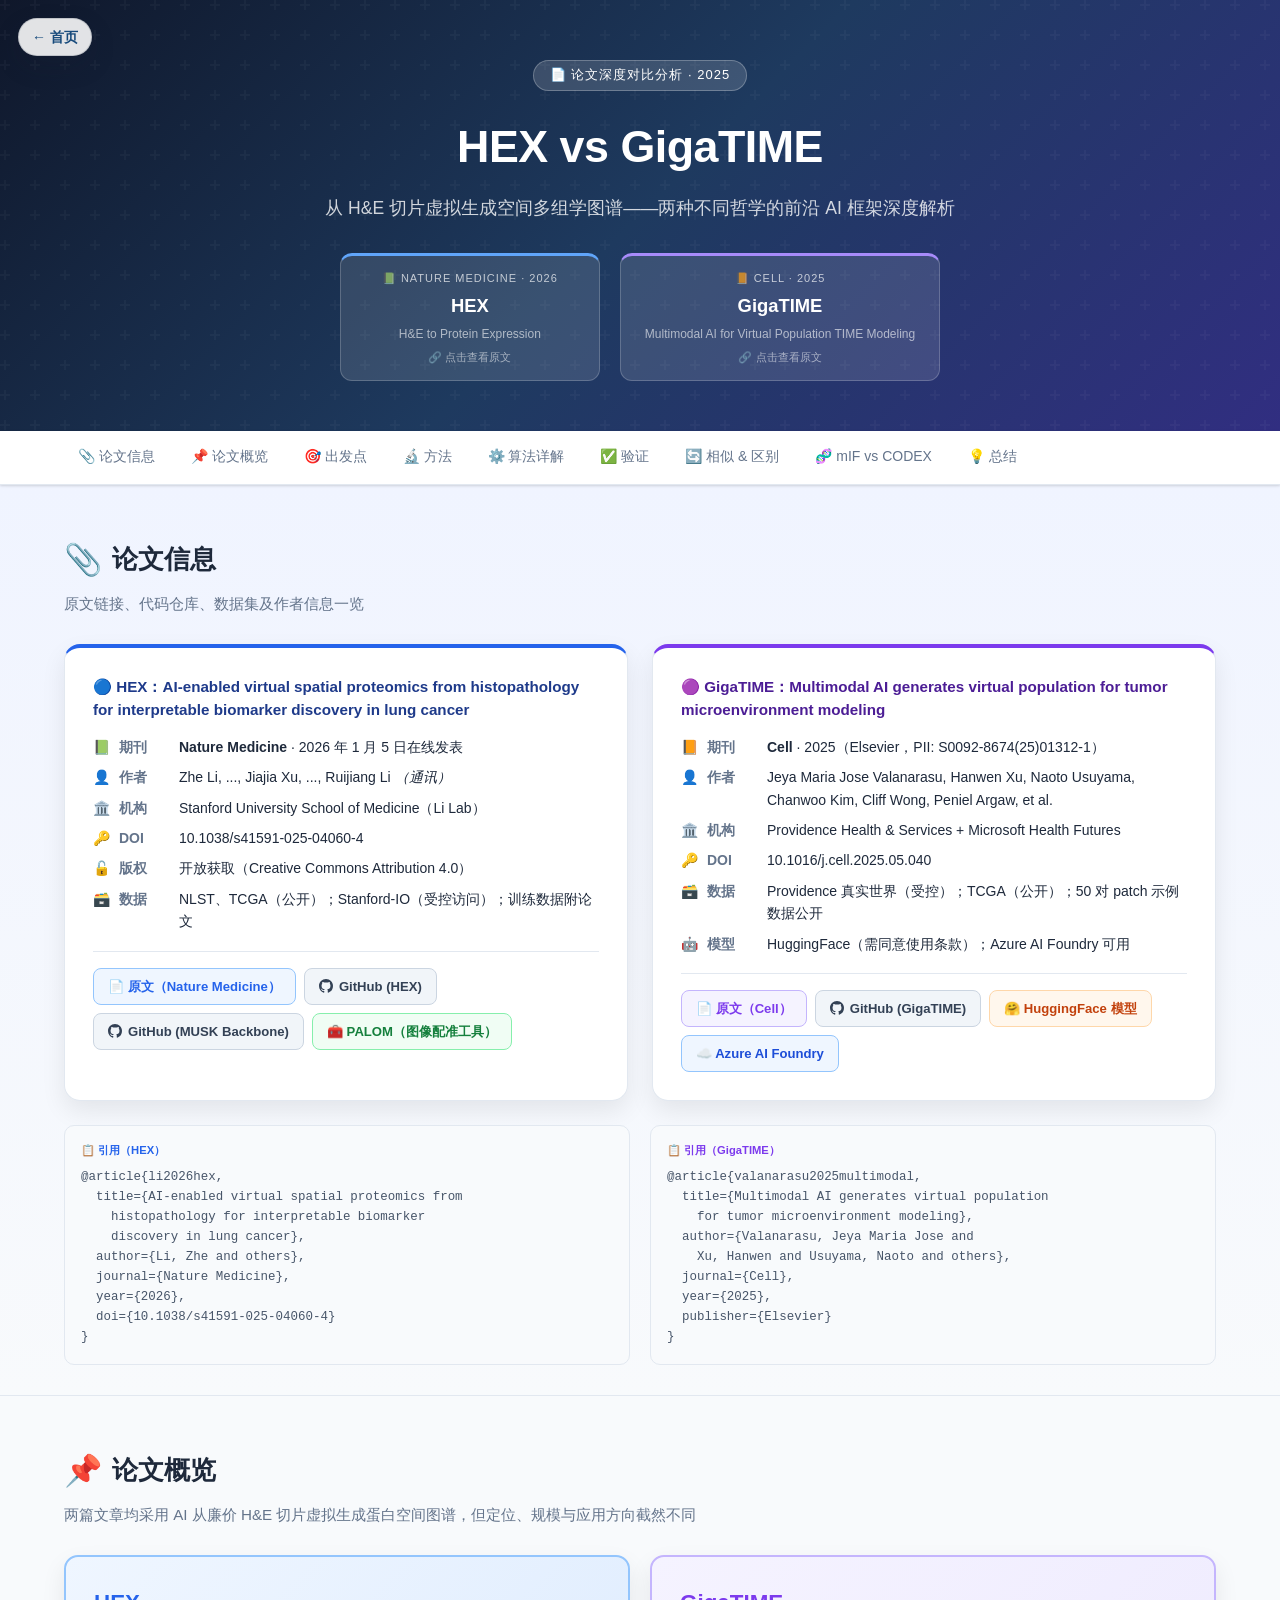
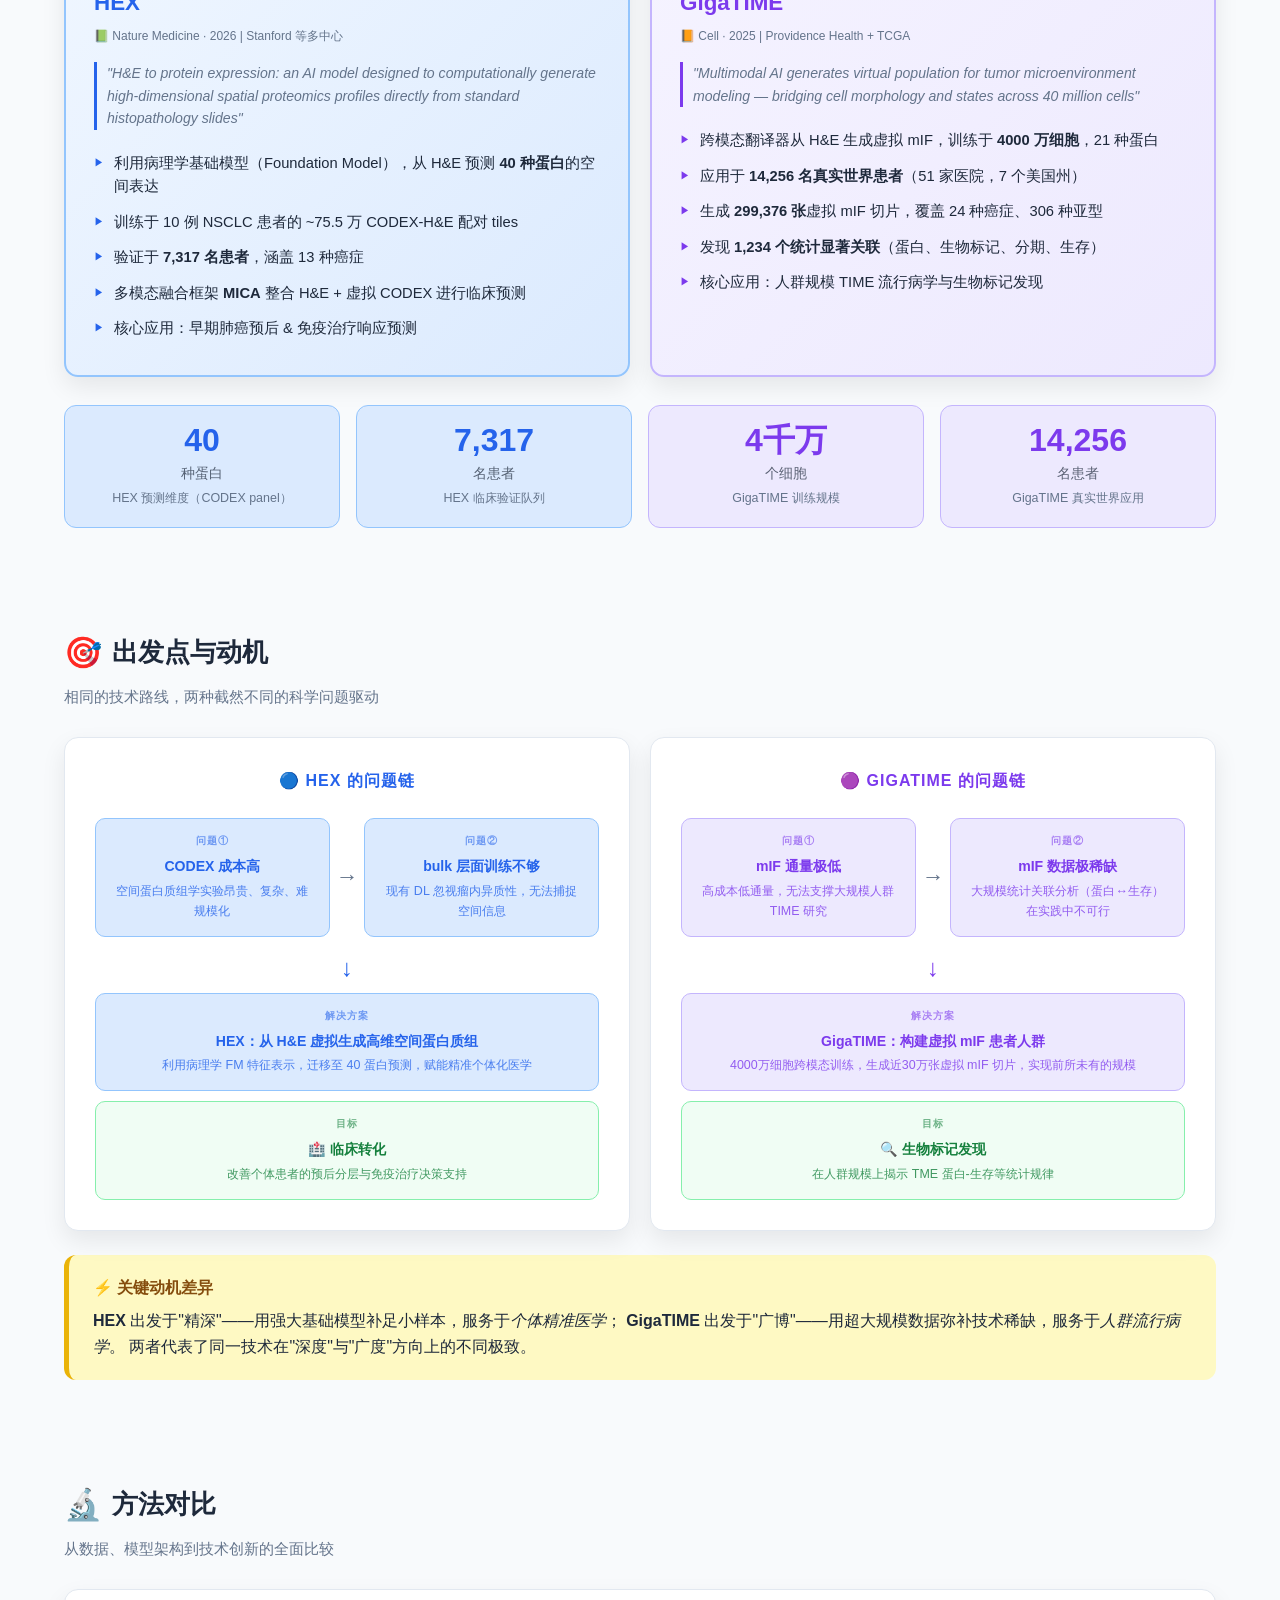
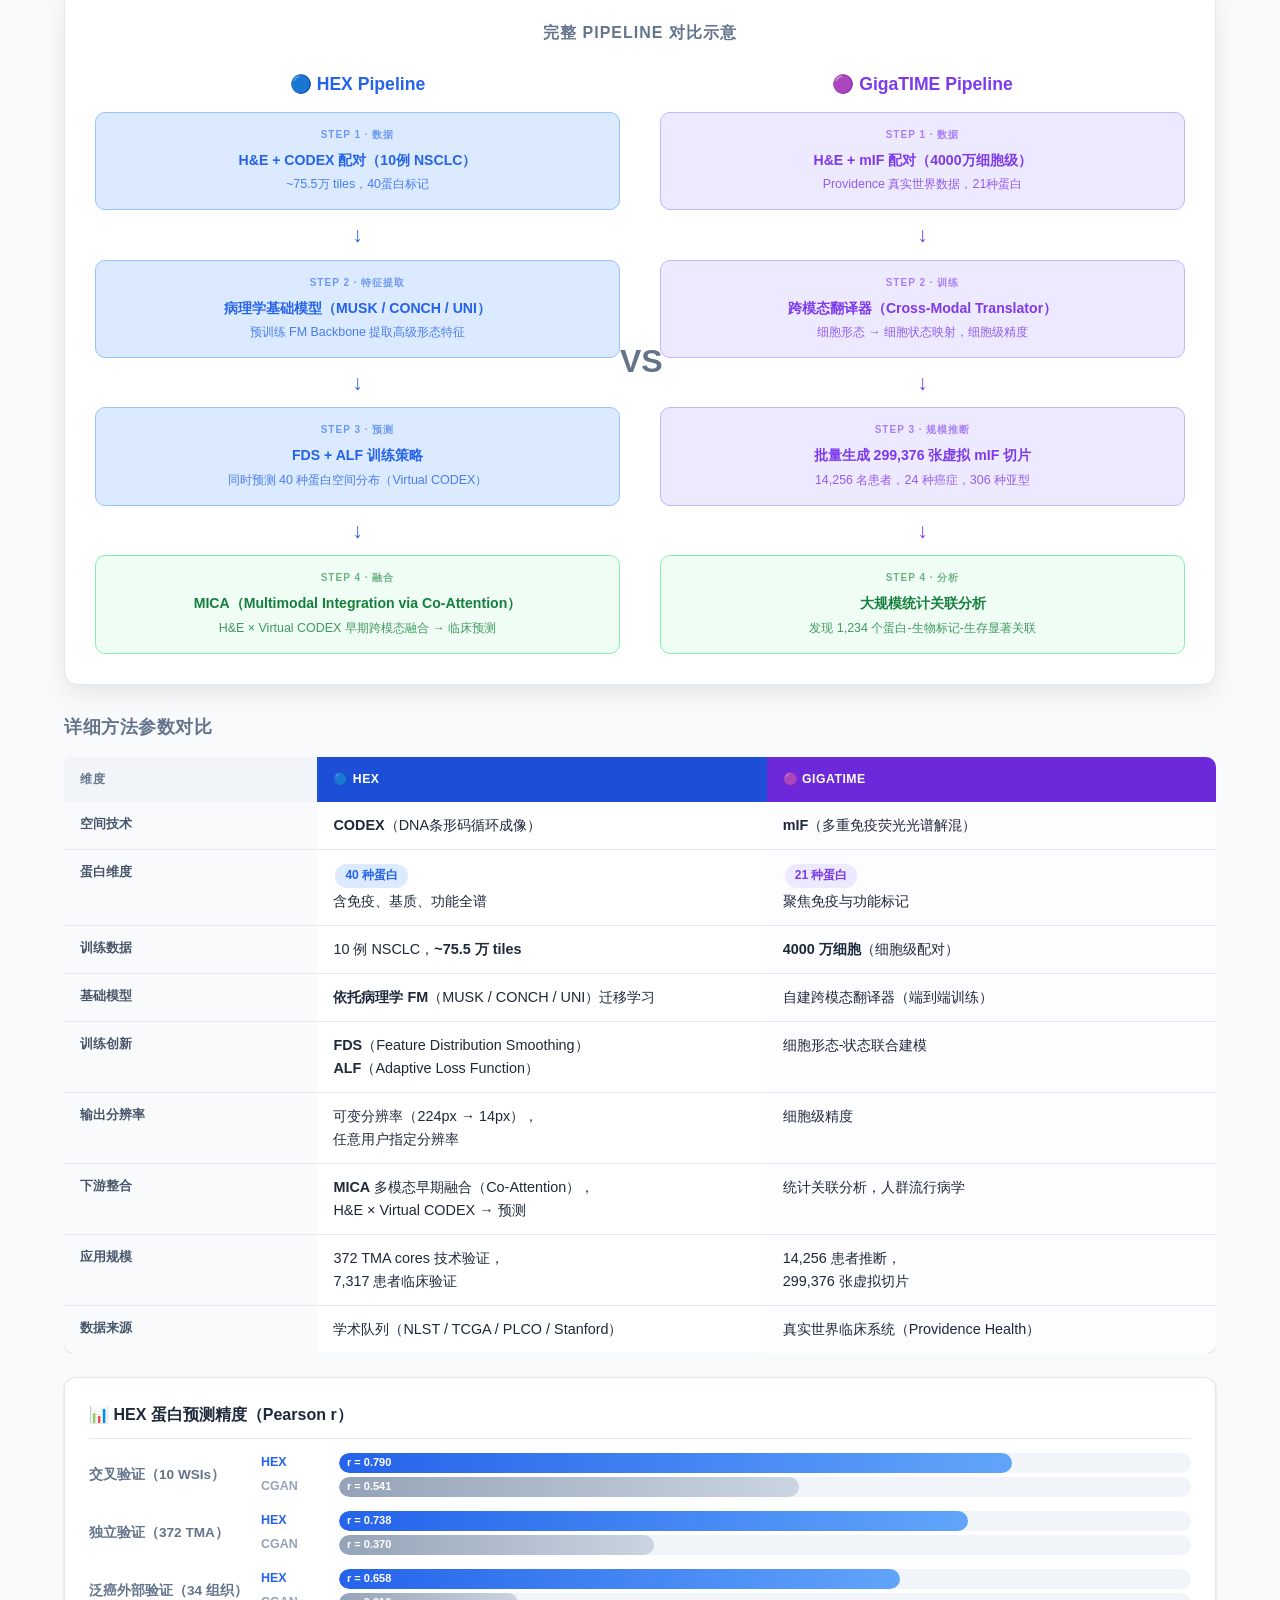
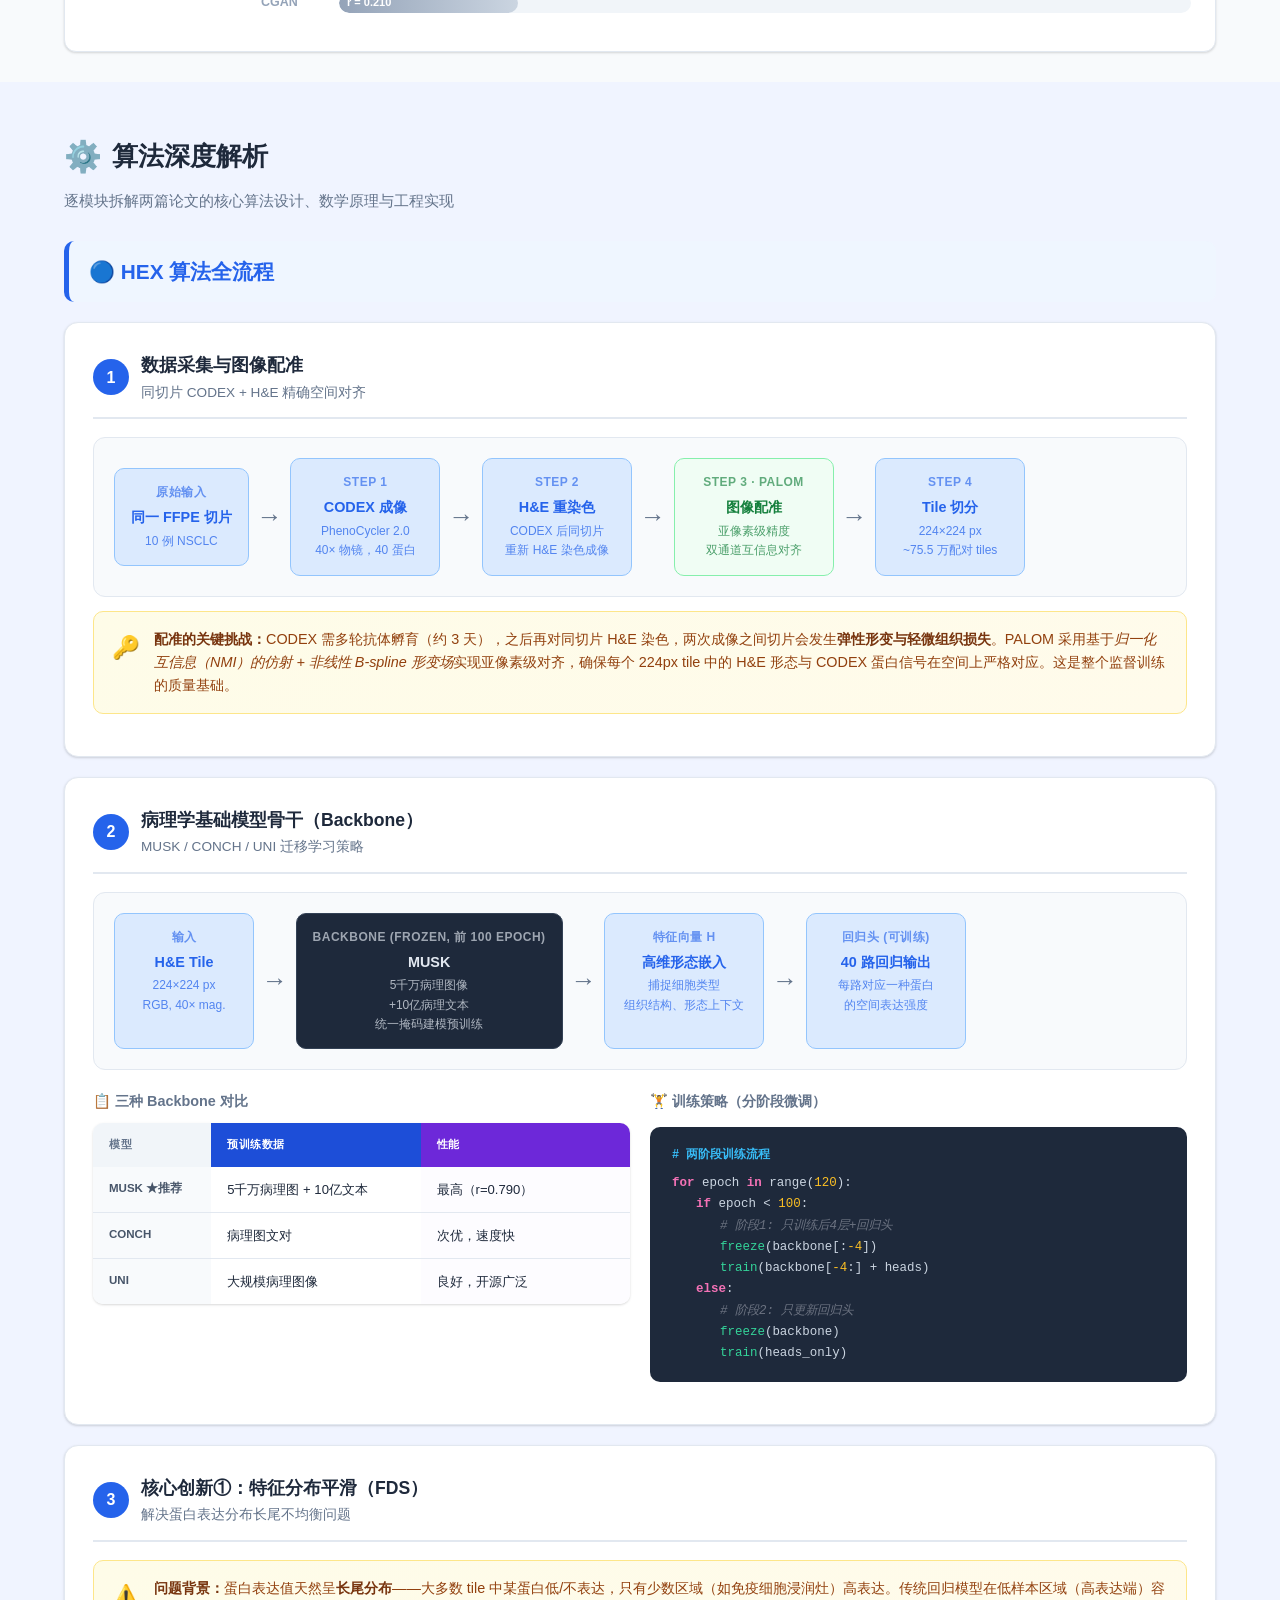
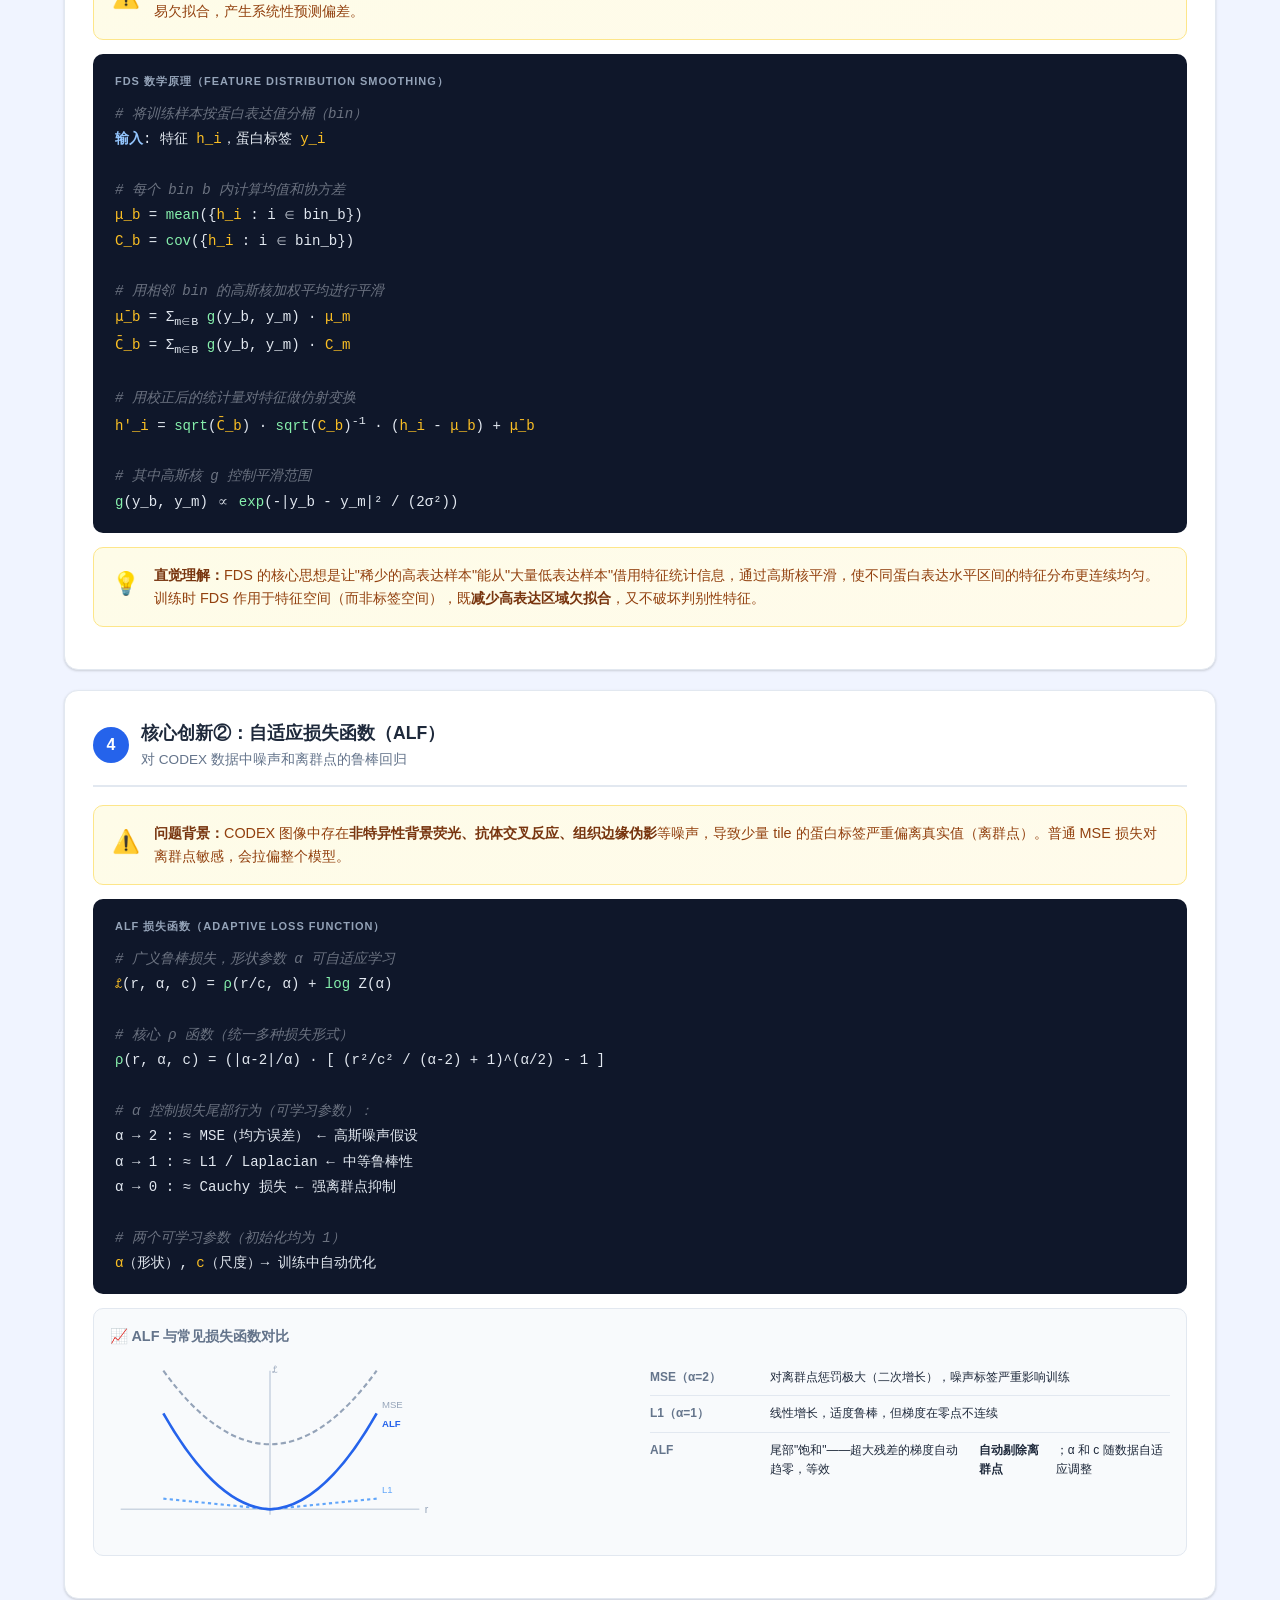
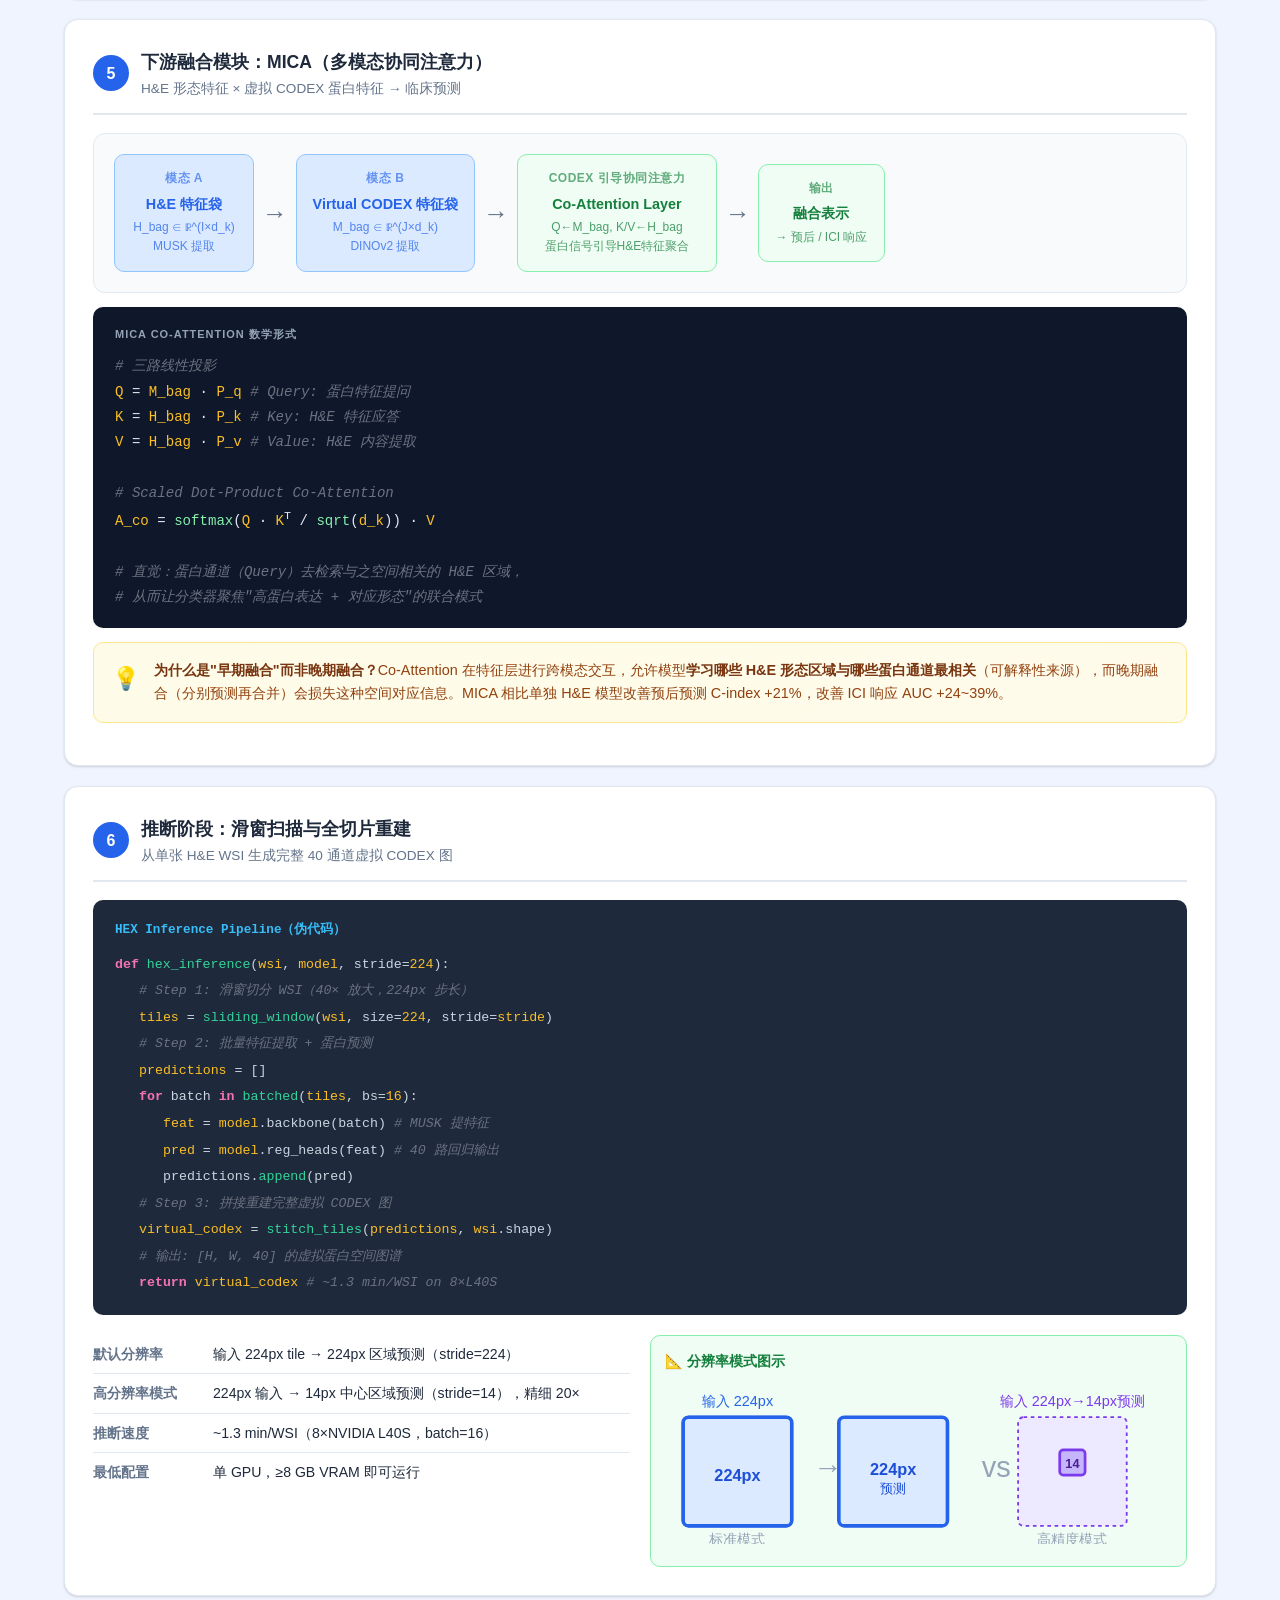
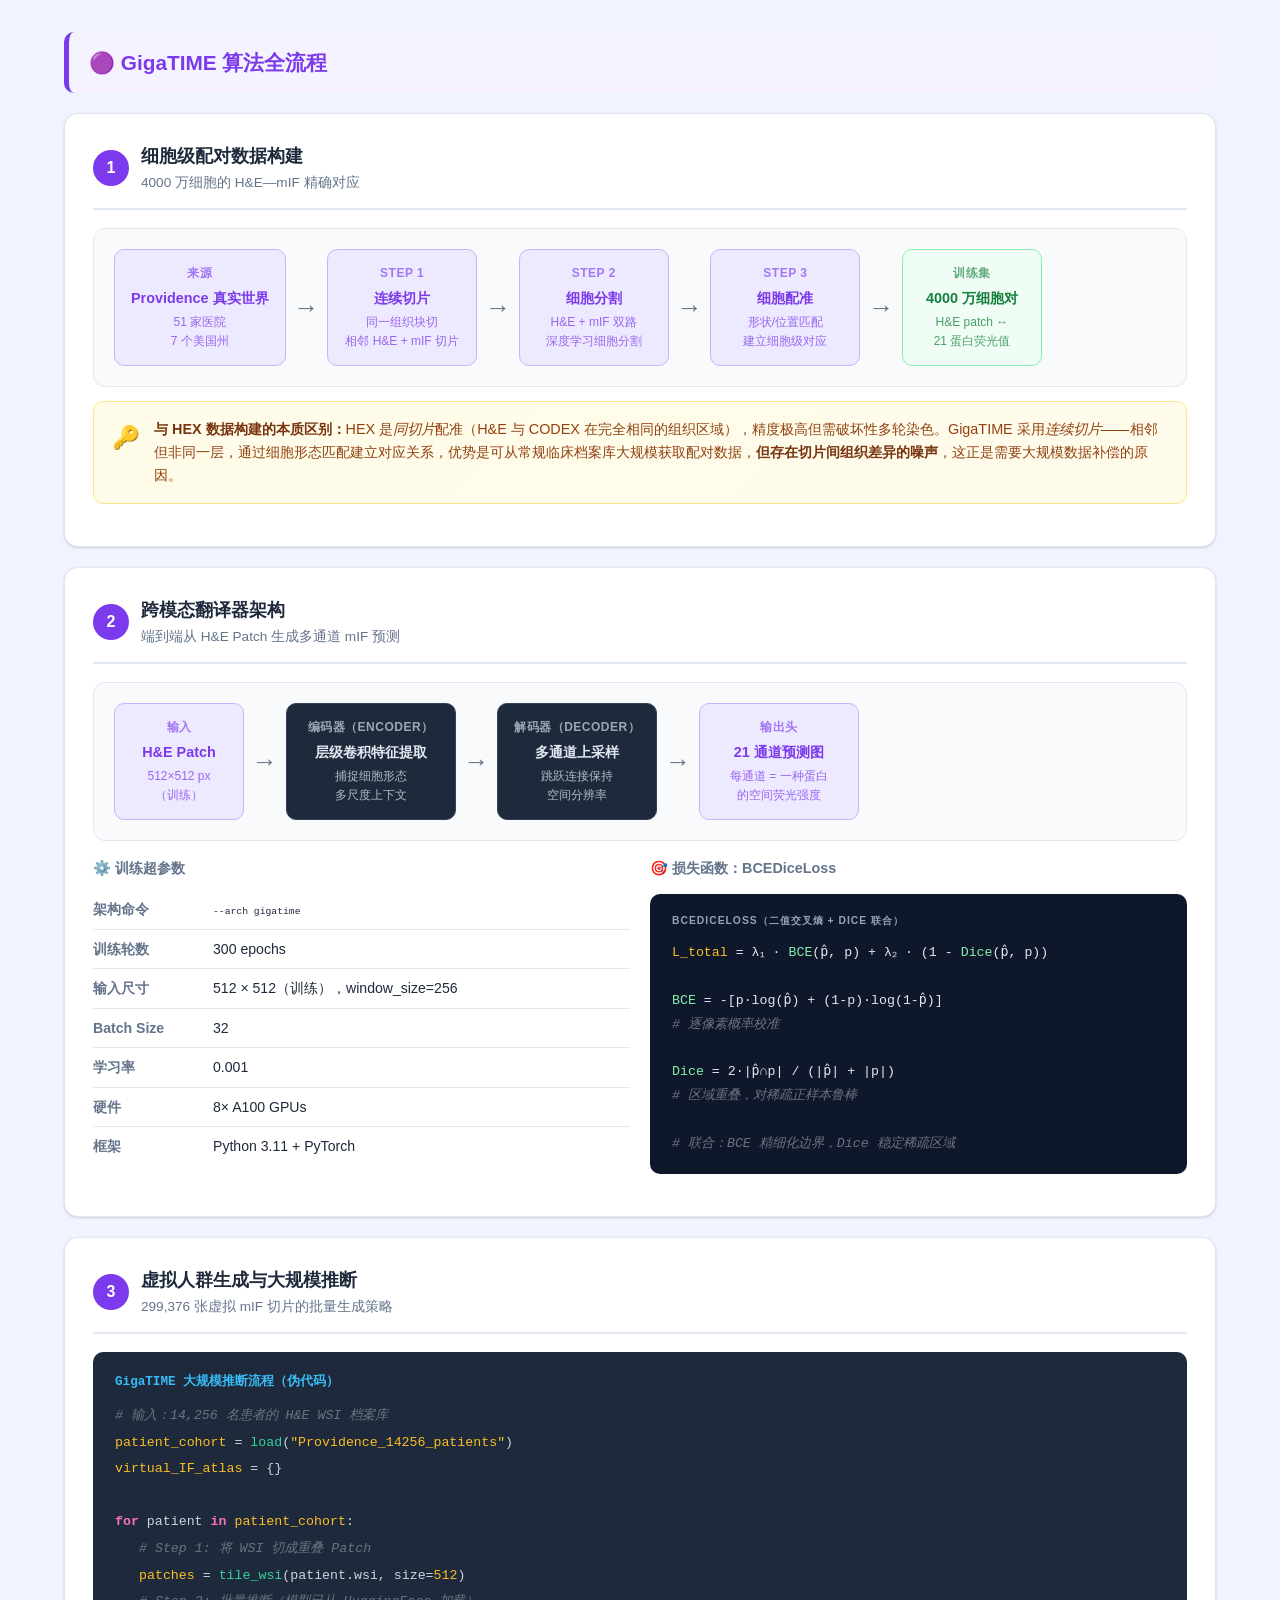
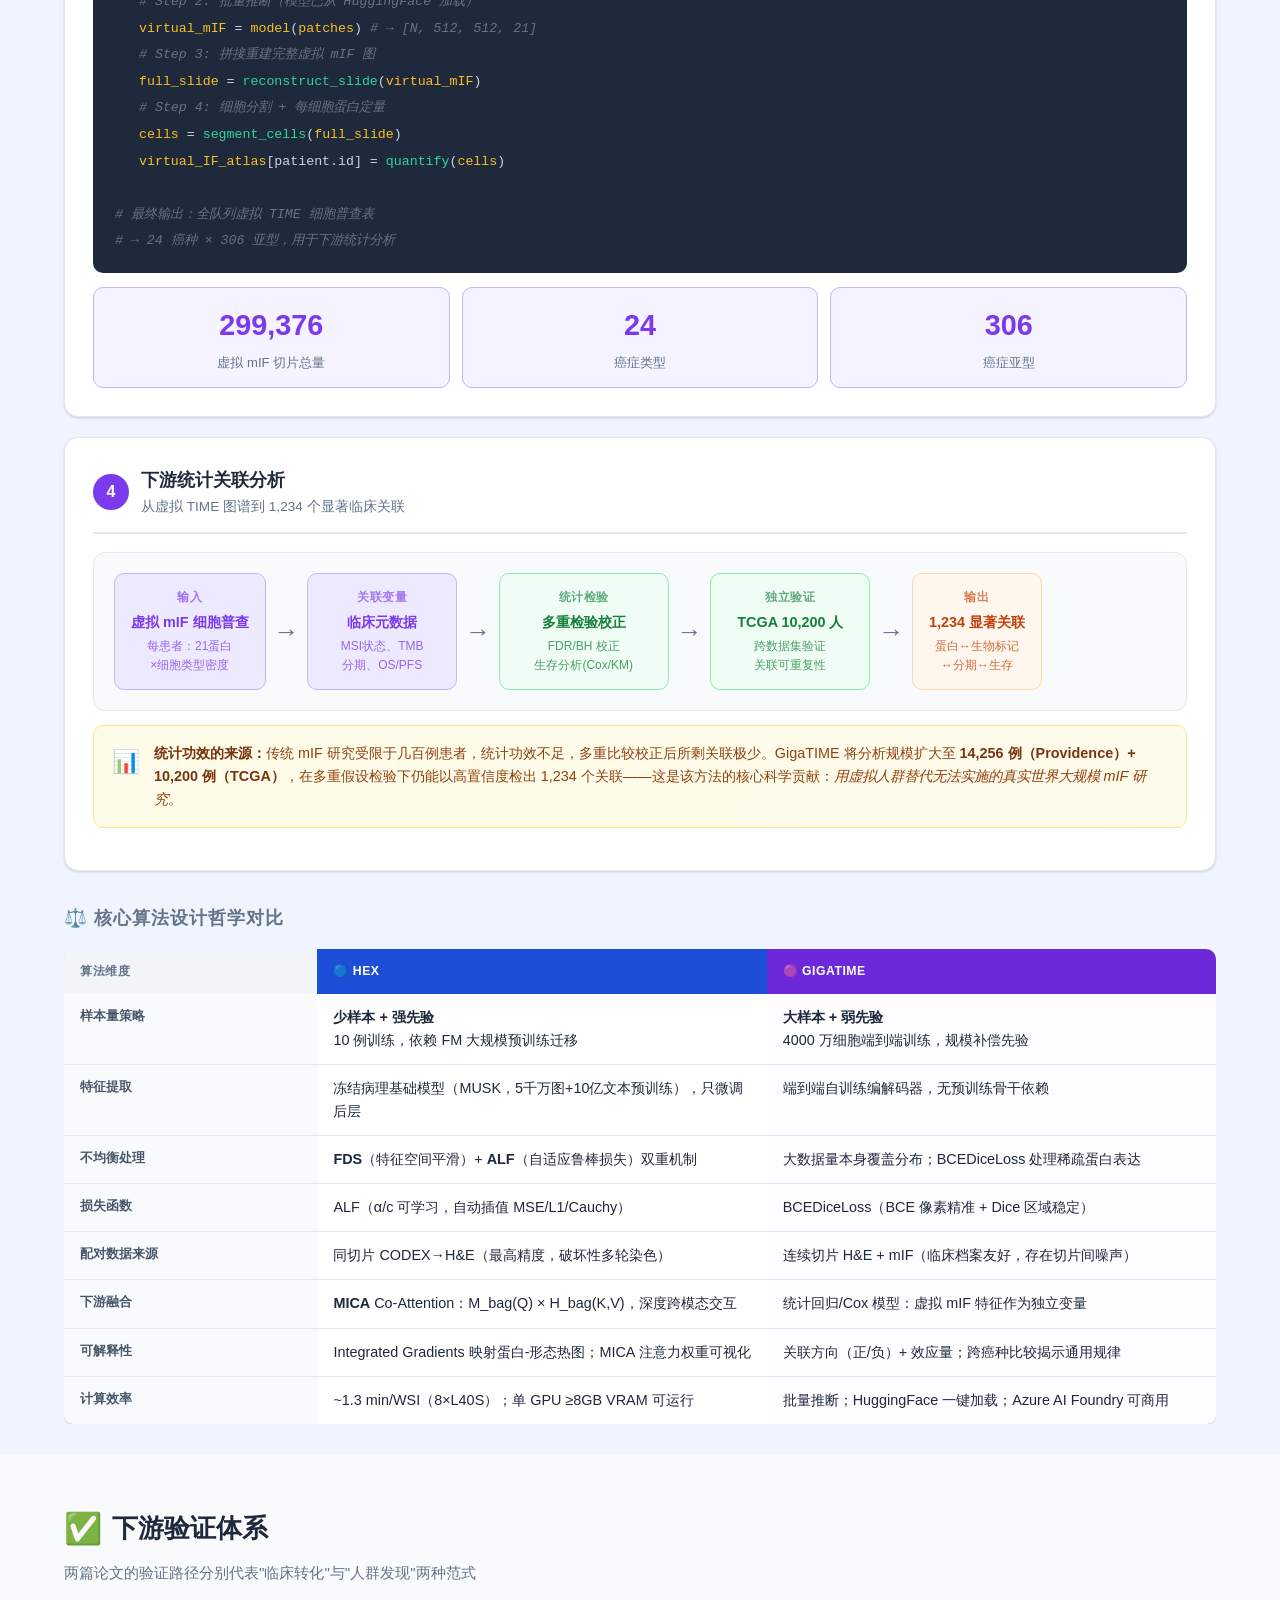
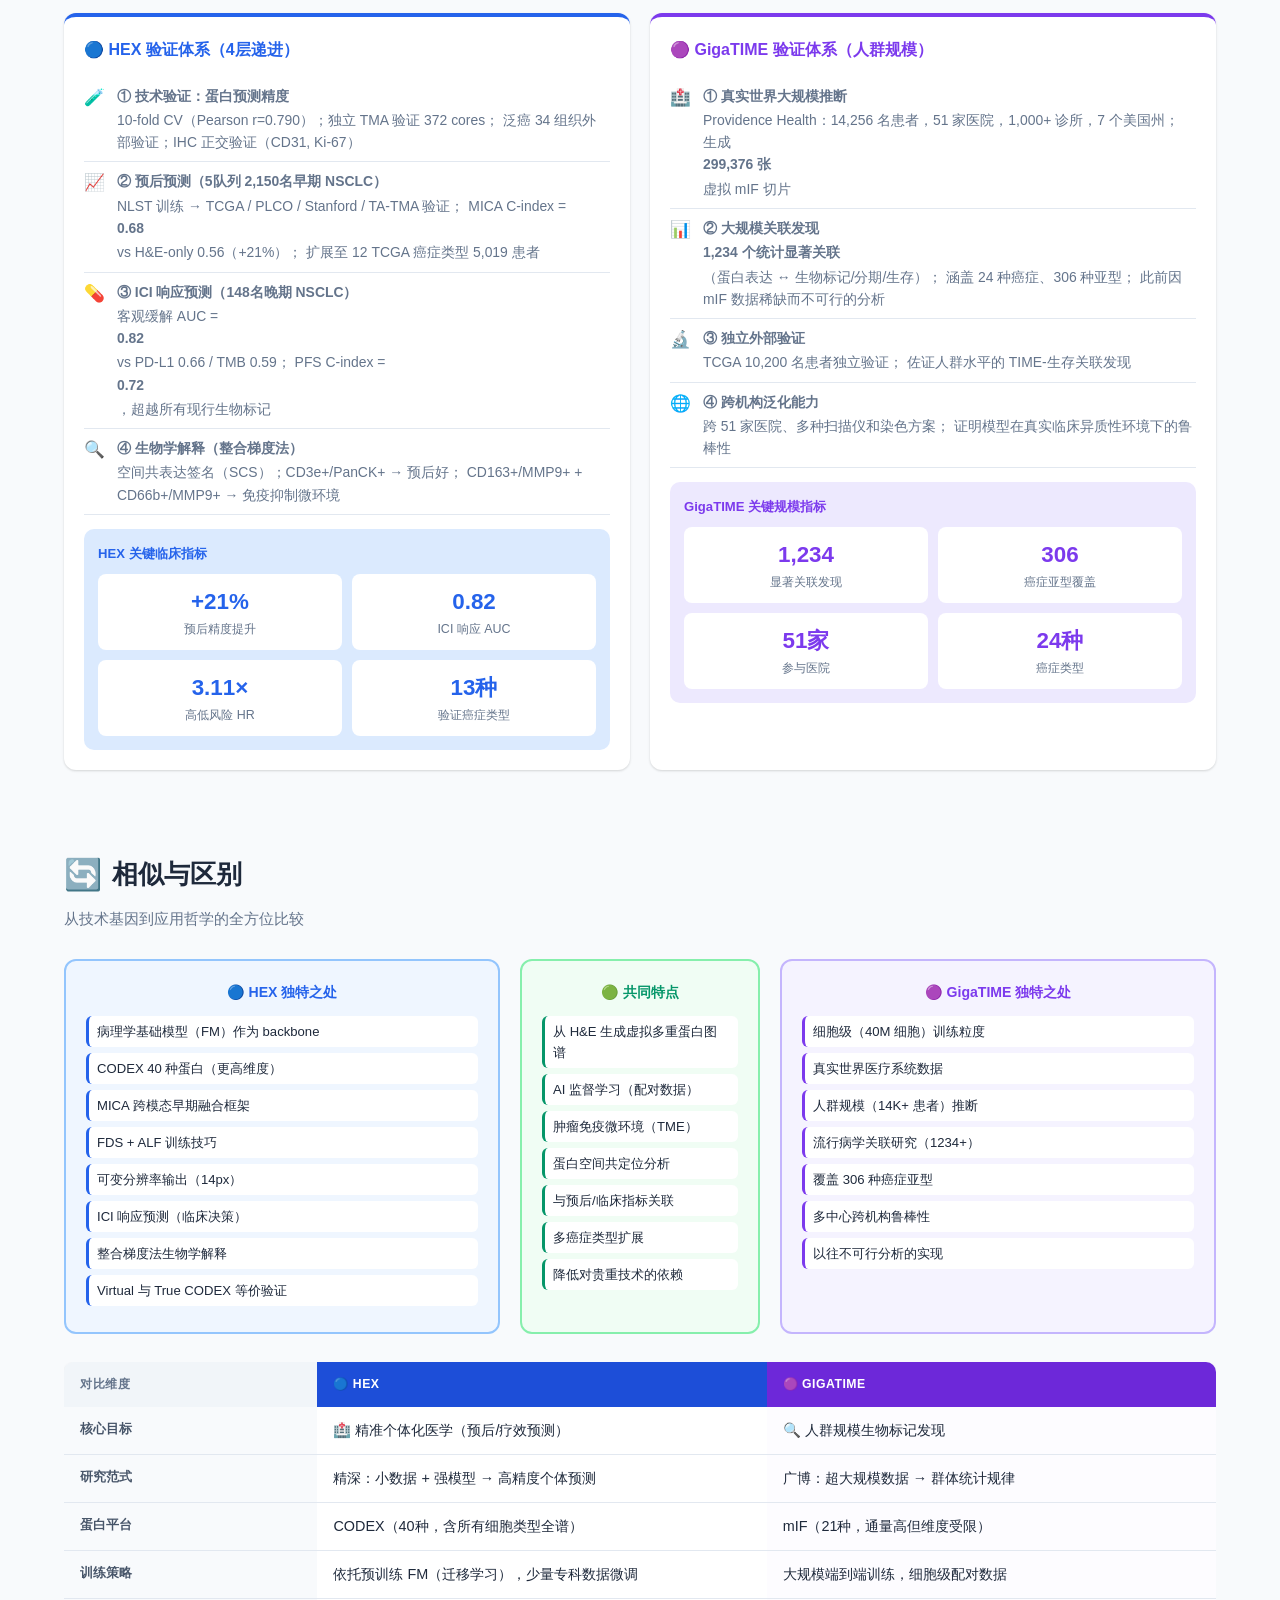
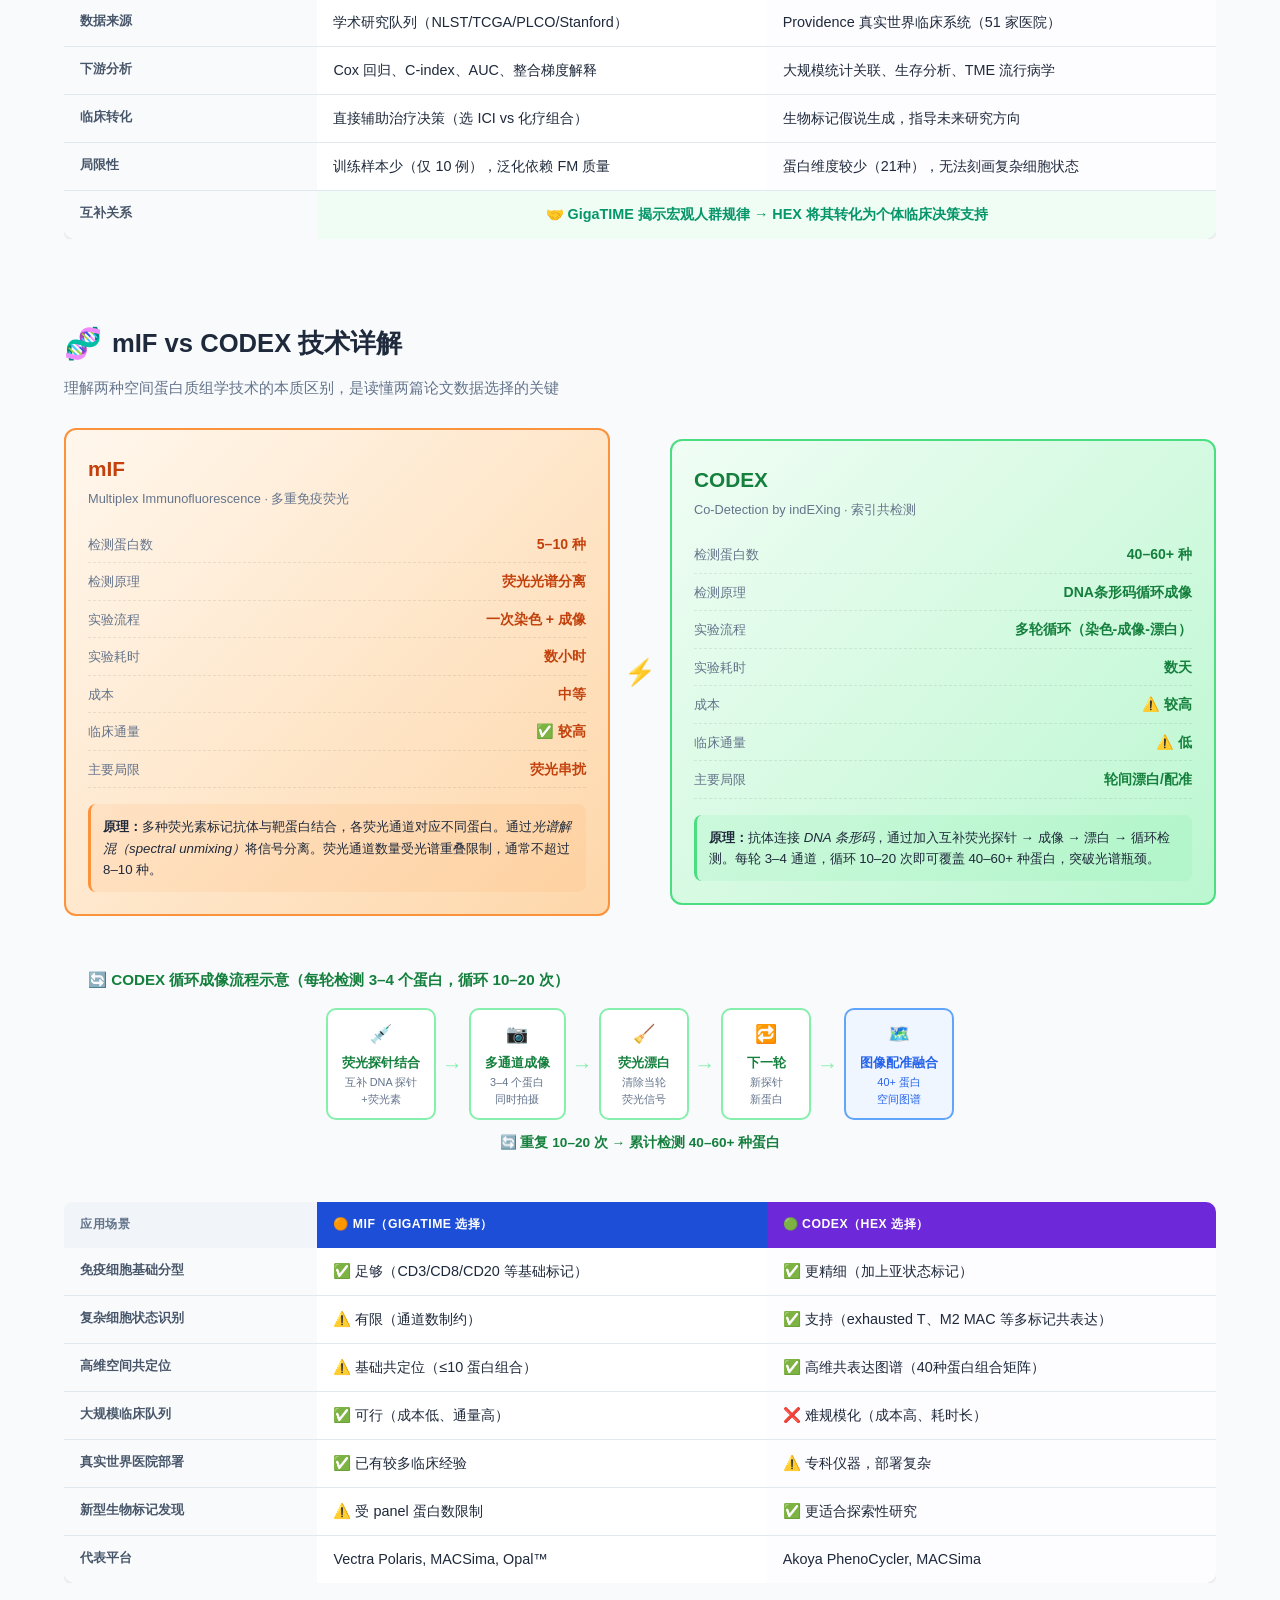
<file: notes/hex-vs-gigatime-analysis/index.html>
<!DOCTYPE html>
<html lang="zh-CN">
<head>
  <meta charset="UTF-8">
  <meta name="viewport" content="width=device-width, initial-scale=1.0">
  <title>HEX vs GigaTIME 论文深度对比分析</title>
  <style>
    :root {
      --hex-color: #2563eb;
      --hex-light: #dbeafe;
      --giga-color: #7c3aed;
      --giga-light: #ede9fe;
      --both-color: #059669;
      --both-light: #d1fae5;
      --warn-color: #d97706;
      --warn-light: #fef3c7;
      --bg: #f8fafc;
      --card: #ffffff;
      --text: #1e293b;
      --text-muted: #64748b;
      --border: #e2e8f0;
      --shadow: 0 1px 3px rgba(0,0,0,0.1), 0 1px 2px rgba(0,0,0,0.06);
      --shadow-lg: 0 10px 25px rgba(0,0,0,0.08);
    }

    * { box-sizing: border-box; margin: 0; padding: 0; }

    body {
      font-family: -apple-system, BlinkMacSystemFont, 'Segoe UI', 'PingFang SC', 'Microsoft YaHei', sans-serif;
      background: var(--bg);
      color: var(--text);
      line-height: 1.6;
    }

    /* ========== HERO ========== */
    .hero {
      background: linear-gradient(135deg, #0f172a 0%, #1e3a5f 50%, #312e81 100%);
      color: white;
      padding: 60px 40px 50px;
      text-align: center;
      position: relative;
      overflow: hidden;
    }
    .hero::before {
      content: '';
      position: absolute;
      inset: 0;
      background: url("data:image/svg+xml,%3Csvg width='60' height='60' viewBox='0 0 60 60' xmlns='http://www.w3.org/2000/svg'%3E%3Cg fill='none' fill-rule='evenodd'%3E%3Cg fill='%23ffffff' fill-opacity='0.03'%3E%3Cpath d='M36 34v-4h-2v4h-4v2h4v4h2v-4h4v-2h-4zm0-30V0h-2v4h-4v2h4v4h2V6h4V4h-4zM6 34v-4H4v4H0v2h4v4h2v-4h4v-2H6zM6 4V0H4v4H0v2h4v4h2V6h4V4H6z'/%3E%3C/g%3E%3C/g%3E%3C/svg%3E");
    }
    .hero-badge {
      display: inline-block;
      background: rgba(255,255,255,0.15);
      border: 1px solid rgba(255,255,255,0.25);
      border-radius: 20px;
      padding: 4px 16px;
      font-size: 13px;
      letter-spacing: 1px;
      text-transform: uppercase;
      margin-bottom: 20px;
    }
    .hero h1 {
      font-size: 2.8em;
      font-weight: 800;
      margin-bottom: 12px;
      letter-spacing: -0.5px;
    }
    .hero-subtitle {
      font-size: 1.1em;
      opacity: 0.8;
      max-width: 700px;
      margin: 0 auto 30px;
    }
    .hero-papers {
      display: flex;
      gap: 20px;
      justify-content: center;
      flex-wrap: wrap;
      margin-top: 30px;
    }
    .paper-badge {
      background: rgba(255,255,255,0.12);
      border: 1px solid rgba(255,255,255,0.2);
      border-radius: 12px;
      padding: 14px 24px;
      min-width: 260px;
    }
    .paper-badge .journal {
      font-size: 11px;
      text-transform: uppercase;
      letter-spacing: 1px;
      opacity: 0.7;
      margin-bottom: 4px;
    }
    .paper-badge .title {
      font-size: 1.15em;
      font-weight: 700;
    }
    .paper-badge .year {
      font-size: 12px;
      opacity: 0.6;
      margin-top: 4px;
    }
    .hex-badge { border-top: 3px solid #60a5fa; }
    .giga-badge { border-top: 3px solid #a78bfa; }

    /* ========== NAV ========== */
    .nav {
      position: sticky;
      top: 0;
      background: white;
      border-bottom: 1px solid var(--border);
      z-index: 100;
      box-shadow: var(--shadow);
    }
    .nav-inner {
      max-width: 1200px;
      margin: 0 auto;
      display: flex;
      gap: 0;
      overflow-x: auto;
      padding: 0 20px;
    }
    .nav a {
      display: block;
      padding: 14px 18px;
      text-decoration: none;
      color: var(--text-muted);
      font-size: 14px;
      font-weight: 500;
      white-space: nowrap;
      border-bottom: 2px solid transparent;
      transition: all 0.2s;
    }
    .nav a:hover { color: var(--hex-color); border-bottom-color: var(--hex-color); }

    /* ========== LAYOUT ========== */
    .container { max-width: 1200px; margin: 0 auto; padding: 0 24px; }
    .section { padding: 50px 0 30px; }
    .section-title {
      font-size: 1.6em;
      font-weight: 700;
      margin-bottom: 8px;
      display: flex;
      align-items: center;
      gap: 10px;
    }
    .section-title .icon { font-size: 1.2em; }
    .section-desc { color: var(--text-muted); margin-bottom: 28px; font-size: 0.95em; }

    /* ========== CARDS ========== */
    .card {
      background: var(--card);
      border-radius: 12px;
      padding: 24px;
      box-shadow: var(--shadow);
      border: 1px solid var(--border);
    }
    .card-title {
      font-size: 1em;
      font-weight: 700;
      margin-bottom: 14px;
      padding-bottom: 10px;
      border-bottom: 1px solid var(--border);
    }
    .grid-2 { display: grid; grid-template-columns: 1fr 1fr; gap: 20px; }
    .grid-3 { display: grid; grid-template-columns: 1fr 1fr 1fr; gap: 20px; }

    /* ========== PAPER CARDS ========== */
    .paper-card {
      border-radius: 14px;
      padding: 28px;
      box-shadow: var(--shadow-lg);
    }
    .paper-card.hex { background: linear-gradient(135deg, #eff6ff, #dbeafe); border: 2px solid #93c5fd; }
    .paper-card.giga { background: linear-gradient(135deg, #f5f3ff, #ede9fe); border: 2px solid #c4b5fd; }
    .paper-card h3 {
      font-size: 1.4em;
      font-weight: 800;
      margin-bottom: 6px;
    }
    .paper-card.hex h3 { color: var(--hex-color); }
    .paper-card.giga h3 { color: var(--giga-color); }
    .paper-card .meta {
      font-size: 12px;
      color: var(--text-muted);
      margin-bottom: 16px;
    }
    .paper-card .full-title {
      font-size: 0.88em;
      color: var(--text-muted);
      font-style: italic;
      margin-bottom: 16px;
      border-left: 3px solid;
      padding-left: 10px;
    }
    .paper-card.hex .full-title { border-color: var(--hex-color); }
    .paper-card.giga .full-title { border-color: var(--giga-color); }
    .paper-card .key-points { list-style: none; }
    .paper-card .key-points li {
      padding: 6px 0;
      padding-left: 20px;
      position: relative;
      font-size: 0.92em;
    }
    .paper-card.hex .key-points li::before { content: '▶'; color: var(--hex-color); position: absolute; left: 0; font-size: 0.7em; top: 9px; }
    .paper-card.giga .key-points li::before { content: '▶'; color: var(--giga-color); position: absolute; left: 0; font-size: 0.7em; top: 9px; }

    /* ========== TABLES ========== */
    .compare-table {
      width: 100%;
      border-collapse: collapse;
      font-size: 0.9em;
      border-radius: 10px;
      overflow: hidden;
      box-shadow: var(--shadow);
    }
    .compare-table th {
      padding: 13px 16px;
      text-align: left;
      font-weight: 700;
      font-size: 0.85em;
      text-transform: uppercase;
      letter-spacing: 0.5px;
    }
    .compare-table th:nth-child(1) { background: #f1f5f9; color: var(--text-muted); width: 22%; }
    .compare-table th:nth-child(2) { background: #1d4ed8; color: white; width: 39%; }
    .compare-table th:nth-child(3) { background: #6d28d9; color: white; width: 39%; }
    .compare-table td {
      padding: 12px 16px;
      vertical-align: top;
      border-bottom: 1px solid var(--border);
    }
    .compare-table tr:last-child td { border-bottom: none; }
    .compare-table td:nth-child(1) { background: #f8fafc; font-weight: 600; font-size: 0.88em; color: #475569; }
    .compare-table td:nth-child(2) { background: white; }
    .compare-table td:nth-child(3) { background: #fdfcff; }
    .compare-table tr:hover td:nth-child(2) { background: #eff6ff; }
    .compare-table tr:hover td:nth-child(3) { background: #f5f3ff; }

    /* ========== TAGS ========== */
    .tag {
      display: inline-block;
      padding: 2px 10px;
      border-radius: 20px;
      font-size: 12px;
      font-weight: 600;
      margin: 2px;
    }
    .tag-hex { background: var(--hex-light); color: var(--hex-color); }
    .tag-giga { background: var(--giga-light); color: var(--giga-color); }
    .tag-both { background: var(--both-light); color: var(--both-color); }
    .tag-warn { background: var(--warn-light); color: var(--warn-color); }

    /* ========== FLOW DIAGRAM ========== */
    .flow-container {
      background: var(--card);
      border-radius: 14px;
      padding: 30px;
      box-shadow: var(--shadow-lg);
      border: 1px solid var(--border);
    }
    .flow-title {
      text-align: center;
      font-size: 1em;
      font-weight: 700;
      margin-bottom: 24px;
      color: var(--text-muted);
      text-transform: uppercase;
      letter-spacing: 1px;
    }
    .flow-row {
      display: flex;
      align-items: stretch;
      gap: 0;
      margin-bottom: 12px;
    }
    .flow-step {
      flex: 1;
      border-radius: 10px;
      padding: 14px 16px;
      text-align: center;
      position: relative;
    }
    .flow-step .step-num {
      font-size: 10px;
      font-weight: 700;
      text-transform: uppercase;
      letter-spacing: 1px;
      opacity: 0.6;
      margin-bottom: 6px;
    }
    .flow-step .step-title { font-size: 0.88em; font-weight: 700; margin-bottom: 4px; }
    .flow-step .step-desc { font-size: 0.78em; opacity: 0.8; }
    .flow-arrow {
      display: flex;
      align-items: center;
      padding: 0 6px;
      font-size: 1.4em;
      color: var(--text-muted);
    }
    .flow-step.hex-step { background: var(--hex-light); color: var(--hex-color); border: 1px solid #93c5fd; }
    .flow-step.giga-step { background: var(--giga-light); color: var(--giga-color); border: 1px solid #c4b5fd; }
    .flow-step.shared-step { background: #f0fdf4; color: #15803d; border: 1px solid #86efac; }

    /* ========== METRICS BARS ========== */
    .metric-row {
      display: flex;
      align-items: center;
      margin-bottom: 14px;
      gap: 12px;
    }
    .metric-label {
      width: 160px;
      font-size: 0.85em;
      font-weight: 600;
      color: var(--text-muted);
      flex-shrink: 0;
    }
    .metric-bars {
      flex: 1;
      display: flex;
      flex-direction: column;
      gap: 4px;
    }
    .metric-bar-wrap {
      display: flex;
      align-items: center;
      gap: 8px;
    }
    .metric-bar-wrap .bar-label {
      width: 70px;
      font-size: 0.78em;
      font-weight: 600;
    }
    .bar-bg {
      flex: 1;
      height: 20px;
      background: #f1f5f9;
      border-radius: 10px;
      overflow: hidden;
    }
    .bar-fill {
      height: 100%;
      border-radius: 10px;
      display: flex;
      align-items: center;
      padding-left: 8px;
      font-size: 11px;
      font-weight: 700;
      color: white;
      transition: width 0.5s ease;
    }
    .bar-hex { background: linear-gradient(90deg, #2563eb, #60a5fa); }
    .bar-giga { background: linear-gradient(90deg, #7c3aed, #a78bfa); }

    /* ========== VENN / SIMILARITY ========== */
    .venn-container {
      display: flex;
      gap: 20px;
      align-items: stretch;
    }
    .venn-side {
      flex: 1;
      border-radius: 12px;
      padding: 20px;
    }
    .venn-side.hex-side { background: #eff6ff; border: 2px solid #93c5fd; }
    .venn-side.giga-side { background: #f5f3ff; border: 2px solid #c4b5fd; }
    .venn-center {
      width: 240px;
      background: #f0fdf4;
      border: 2px solid #86efac;
      border-radius: 12px;
      padding: 20px;
      flex-shrink: 0;
    }
    .venn-title {
      font-size: 0.88em;
      font-weight: 700;
      margin-bottom: 12px;
      text-align: center;
    }
    .venn-side.hex-side .venn-title { color: var(--hex-color); }
    .venn-side.giga-side .venn-title { color: var(--giga-color); }
    .venn-center .venn-title { color: var(--both-color); }
    .venn-item {
      font-size: 0.82em;
      padding: 5px 8px;
      border-radius: 6px;
      margin-bottom: 6px;
    }
    .hex-side .venn-item { background: white; border-left: 3px solid var(--hex-color); }
    .giga-side .venn-item { background: white; border-left: 3px solid var(--giga-color); }
    .venn-center .venn-item { background: white; border-left: 3px solid var(--both-color); }

    /* ========== TECH DIAGRAM ========== */
    .tech-grid {
      display: grid;
      grid-template-columns: 1fr 60px 1fr;
      gap: 0;
      align-items: center;
    }
    .tech-col {
      border-radius: 12px;
      padding: 22px;
    }
    .tech-col.mif { background: linear-gradient(135deg, #fff7ed, #fed7aa); border: 2px solid #fb923c; }
    .tech-col.codex { background: linear-gradient(135deg, #f0fdf4, #bbf7d0); border: 2px solid #4ade80; }
    .tech-col h3 { font-size: 1.3em; font-weight: 800; margin-bottom: 4px; }
    .tech-col.mif h3 { color: #c2410c; }
    .tech-col.codex h3 { color: #15803d; }
    .tech-col .tech-sub { font-size: 0.8em; color: var(--text-muted); margin-bottom: 16px; }
    .tech-vs {
      text-align: center;
      font-size: 1.6em;
      font-weight: 900;
      color: var(--text-muted);
    }
    .tech-item {
      display: flex;
      justify-content: space-between;
      align-items: baseline;
      padding: 7px 0;
      border-bottom: 1px dashed rgba(0,0,0,0.08);
      font-size: 0.88em;
    }
    .tech-item:last-child { border-bottom: none; }
    .tech-item .label { color: var(--text-muted); font-size: 0.9em; }
    .tech-item .value { font-weight: 700; }
    .tech-col.mif .value { color: #c2410c; }
    .tech-col.codex .value { color: #15803d; }

    .principle-box {
      margin-top: 16px;
      padding: 12px;
      border-radius: 8px;
      font-size: 0.83em;
      line-height: 1.6;
    }
    .tech-col.mif .principle-box { background: rgba(251,146,60,0.1); border-left: 3px solid #fb923c; }
    .tech-col.codex .principle-box { background: rgba(74,222,128,0.1); border-left: 3px solid #4ade80; }

    /* ========== CYCLE DIAGRAM ========== */
    .cycle-diagram {
      background: #f8fafc;
      border-radius: 12px;
      padding: 24px;
      margin-top: 20px;
    }
    .cycle-steps {
      display: flex;
      gap: 6px;
      align-items: center;
      flex-wrap: wrap;
      justify-content: center;
    }
    .cycle-step {
      text-align: center;
      background: white;
      border: 2px solid #86efac;
      border-radius: 10px;
      padding: 10px 14px;
      font-size: 0.8em;
      min-width: 90px;
    }
    .cycle-step .cs-icon { font-size: 1.4em; margin-bottom: 4px; }
    .cycle-step .cs-label { font-weight: 600; color: #15803d; }
    .cycle-step .cs-sub { font-size: 0.85em; color: var(--text-muted); }
    .cycle-arrow { font-size: 1.3em; color: #86efac; font-weight: 700; }
    .cycle-repeat {
      text-align: center;
      margin-top: 12px;
      font-size: 0.85em;
      color: #15803d;
      font-weight: 600;
    }

    /* ========== STAT BOXES ========== */
    .stats-row {
      display: grid;
      grid-template-columns: repeat(4, 1fr);
      gap: 16px;
      margin: 20px 0;
    }
    .stat-box {
      border-radius: 12px;
      padding: 18px 16px;
      text-align: center;
    }
    .stat-box .num {
      font-size: 2em;
      font-weight: 900;
      line-height: 1;
      margin-bottom: 6px;
    }
    .stat-box .unit { font-size: 0.9em; opacity: 0.7; }
    .stat-box .stat-label { font-size: 0.78em; color: var(--text-muted); margin-top: 4px; }
    .stat-hex { background: var(--hex-light); border: 1px solid #93c5fd; }
    .stat-hex .num { color: var(--hex-color); }
    .stat-giga { background: var(--giga-light); border: 1px solid #c4b5fd; }
    .stat-giga .num { color: var(--giga-color); }

    /* ========== HIGHLIGHT BOXES ========== */
    .highlight-box {
      border-radius: 12px;
      padding: 20px 24px;
      margin: 20px 0;
      border-left: 5px solid;
    }
    .highlight-box.insight { background: #fef9c3; border-color: #eab308; }
    .highlight-box.insight .hb-title { color: #854d0e; font-weight: 700; margin-bottom: 8px; font-size: 1em; }
    .highlight-box.summary { background: #f0fdf4; border-color: #22c55e; }
    .highlight-box.summary .hb-title { color: #15803d; font-weight: 700; margin-bottom: 8px; }

    /* ========== VALIDATION SECTION ========== */
    .validation-grid {
      display: grid;
      grid-template-columns: 1fr 1fr;
      gap: 20px;
    }
    .val-card {
      border-radius: 12px;
      padding: 20px;
      box-shadow: var(--shadow);
    }
    .val-card.hex-val { background: white; border-top: 4px solid var(--hex-color); }
    .val-card.giga-val { background: white; border-top: 4px solid var(--giga-color); }
    .val-card h4 { font-size: 1em; font-weight: 700; margin-bottom: 14px; }
    .val-card.hex-val h4 { color: var(--hex-color); }
    .val-card.giga-val h4 { color: var(--giga-color); }
    .val-item {
      display: flex;
      gap: 12px;
      padding: 8px 0;
      border-bottom: 1px solid var(--border);
      font-size: 0.87em;
    }
    .val-item:last-child { border-bottom: none; }
    .val-item .vi-icon { font-size: 1.2em; flex-shrink: 0; }
    .val-item .vi-text strong { display: block; margin-bottom: 2px; }
    .val-item .vi-text { color: var(--text-muted); }

    /* ========== BOTTOM SUMMARY ========== */
    .summary-cards {
      display: grid;
      grid-template-columns: 1fr 1fr;
      gap: 20px;
      margin-top: 20px;
    }
    .sum-card {
      border-radius: 14px;
      padding: 26px;
      box-shadow: var(--shadow-lg);
    }
    .sum-card.hex-sum { background: linear-gradient(135deg, #1d4ed8, #2563eb); color: white; }
    .sum-card.giga-sum { background: linear-gradient(135deg, #6d28d9, #7c3aed); color: white; }
    .sum-card h3 { font-size: 1.5em; font-weight: 800; margin-bottom: 6px; }
    .sum-card .tagline { font-size: 1.1em; opacity: 0.8; margin-bottom: 18px; font-style: italic; }
    .sum-card ul { list-style: none; }
    .sum-card li { padding: 5px 0 5px 22px; position: relative; font-size: 0.9em; opacity: 0.9; }
    .sum-card li::before { content: '✓'; position: absolute; left: 0; font-weight: 700; }

    /* ========== FOOTER ========== */
    .footer {
      background: #0f172a;
      color: rgba(255,255,255,0.5);
      text-align: center;
      padding: 24px;
      font-size: 0.85em;
      margin-top: 60px;
    }

    /* ========== DIVIDER ========== */
    .divider { border: none; border-top: 1px solid var(--border); margin: 8px 0 24px; }

    /* ========== RESPONSIVE ========== */
    @media (max-width: 768px) {
      .grid-2, .grid-3, .venn-container, .tech-grid, .validation-grid,
      .summary-cards, .stats-row { grid-template-columns: 1fr; }
      .tech-grid { grid-template-columns: 1fr; }
      .tech-vs { display: none; }
      .venn-center { width: auto; }
      .hero h1 { font-size: 1.8em; }
    }

    /* scroll smooth */
    html { scroll-behavior: smooth; }

    /* ========== ALGORITHM SECTION ========== */
    .algo-section { background: #f0f4ff; }
    .algo-tab-nav {
      display: flex; gap: 0; margin-bottom: 28px;
      border-bottom: 2px solid var(--border);
    }
    .algo-tab-btn {
      padding: 12px 28px; font-size: 1em; font-weight: 700;
      border: none; background: none; cursor: pointer;
      border-bottom: 3px solid transparent; margin-bottom: -2px;
      transition: all 0.2s; color: var(--text-muted);
    }
    .algo-tab-btn.hex-tab:hover, .algo-tab-btn.hex-tab.active {
      color: var(--hex-color); border-bottom-color: var(--hex-color); background: #eff6ff; border-radius: 8px 8px 0 0;
    }
    .algo-tab-btn.giga-tab:hover, .algo-tab-btn.giga-tab.active {
      color: var(--giga-color); border-bottom-color: var(--giga-color); background: #f5f3ff; border-radius: 8px 8px 0 0;
    }
    /* Algorithm module card */
    .algo-module {
      background: white; border-radius: 14px; padding: 28px;
      border: 1px solid var(--border); box-shadow: var(--shadow);
      margin-bottom: 20px;
    }
    .algo-module-header {
      display: flex; align-items: center; gap: 12px;
      margin-bottom: 18px; padding-bottom: 14px;
      border-bottom: 2px solid var(--border);
    }
    .algo-module-num {
      display: inline-flex; align-items: center; justify-content: center;
      width: 36px; height: 36px; border-radius: 50%;
      font-weight: 900; font-size: 1em; flex-shrink: 0;
    }
    .num-hex { background: var(--hex-color); color: white; }
    .num-giga { background: var(--giga-color); color: white; }
    .algo-module-title { font-size: 1.1em; font-weight: 800; }
    .algo-module-sub { font-size: 0.85em; color: var(--text-muted); margin-top: 2px; }
    /* Math formula box */
    .math-box {
      background: #0f172a; color: #e2e8f0;
      border-radius: 10px; padding: 18px 22px;
      font-family: 'Courier New', Consolas, monospace;
      font-size: 0.88em; line-height: 1.8; margin: 14px 0;
      overflow-x: auto; position: relative;
    }
    .math-box .math-label {
      font-family: -apple-system, sans-serif;
      font-size: 0.78em; font-weight: 700; color: #94a3b8;
      text-transform: uppercase; letter-spacing: 1px; margin-bottom: 10px;
    }
    .math-box .keyword { color: #93c5fd; font-weight: 700; }
    .math-box .var { color: #fbbf24; }
    .math-box .func { color: #86efac; }
    .math-box .comment { color: #6b7280; font-style: italic; }
    /* Architecture diagram */
    .arch-diagram {
      display: flex; align-items: stretch; gap: 0;
      background: #f8fafc; border-radius: 12px; padding: 20px;
      border: 1px solid var(--border); overflow-x: auto;
      margin: 14px 0;
    }
    .arch-block {
      border-radius: 10px; padding: 14px 16px; text-align: center;
      min-width: 120px; flex-shrink: 0; position: relative;
    }
    .arch-block .ab-label { font-size: 0.75em; font-weight: 700; text-transform: uppercase; letter-spacing: 0.5px; opacity: 0.65; margin-bottom: 6px; }
    .arch-block .ab-name { font-size: 0.9em; font-weight: 800; line-height: 1.3; }
    .arch-block .ab-detail { font-size: 0.75em; margin-top: 5px; opacity: 0.75; }
    .arch-arrow {
      display: flex; align-items: center; padding: 0 8px;
      font-size: 1.6em; color: var(--text-muted); flex-shrink: 0;
    }
    .arch-arrow.down { padding: 6px 0; font-size: 1.3em; justify-content: center; }
    .ab-hex { background: var(--hex-light); color: var(--hex-color); border: 1px solid #93c5fd; }
    .ab-giga { background: var(--giga-light); color: var(--giga-color); border: 1px solid #c4b5fd; }
    .ab-shared { background: #f0fdf4; color: #15803d; border: 1px solid #86efac; }
    .ab-dark { background: #1e293b; color: #e2e8f0; border: 1px solid #334155; }
    .ab-orange { background: #fff7ed; color: #c2410c; border: 1px solid #fed7aa; }
    /* Key insight callout */
    .algo-insight {
      display: flex; gap: 14px; align-items: flex-start;
      background: linear-gradient(135deg, #fefce8, #fffbeb);
      border: 1px solid #fde68a; border-radius: 10px;
      padding: 16px 18px; margin: 14px 0;
    }
    .algo-insight .ai-icon { font-size: 1.4em; flex-shrink: 0; margin-top: 2px; }
    .algo-insight .ai-text { font-size: 0.9em; color: #92400e; line-height: 1.6; }
    .algo-insight .ai-text strong { color: #78350f; }
    /* Pseudocode */
    .pseudocode {
      background: #1e293b; color: #cbd5e1; border-radius: 10px;
      padding: 18px 22px; font-family: 'Courier New', monospace;
      font-size: 0.83em; line-height: 2; margin: 14px 0;
    }
    .pseudocode .pc-title { color: #38bdf8; font-weight: 700; margin-bottom: 8px; font-size: 0.95em; }
    .pseudocode .pc-kw { color: #f472b6; font-weight: 700; }
    .pseudocode .pc-fn { color: #34d399; }
    .pseudocode .pc-var { color: #fbbf24; }
    .pseudocode .pc-comment { color: #6b7280; font-style: italic; }
    .pseudocode .pc-indent1 { margin-left: 24px; display: block; }
    .pseudocode .pc-indent2 { margin-left: 48px; display: block; }
    /* Two-column algo grid */
    .algo-2col { display: grid; grid-template-columns: 1fr 1fr; gap: 20px; margin-top: 20px; }
    .algo-prop-list { list-style: none; }
    .algo-prop-list li {
      padding: 8px 0; border-bottom: 1px solid var(--border);
      font-size: 0.88em; display: flex; gap: 10px; align-items: baseline;
    }
    .algo-prop-list li:last-child { border-bottom: none; }
    .algo-prop-list .prop-key { font-weight: 700; color: var(--text-muted); min-width: 110px; flex-shrink: 0; }
    /* Stage labels */
    .stage-label {
      display: inline-block; padding: 3px 12px; border-radius: 20px;
      font-size: 0.75em; font-weight: 700; text-transform: uppercase;
      letter-spacing: 0.5px; margin-bottom: 10px;
    }
    .stage-hex { background: #dbeafe; color: #1d4ed8; }
    .stage-giga { background: #ede9fe; color: #6d28d9; }
    /* Collapsible (CSS-only) */
    details.algo-details { margin-bottom: 12px; }
    details.algo-details summary {
      cursor: pointer; font-weight: 700; font-size: 0.95em;
      padding: 10px 14px; background: #f1f5f9;
      border-radius: 8px; list-style: none; display: flex;
      align-items: center; gap: 8px; user-select: none;
    }
    details.algo-details summary::-webkit-details-marker { display: none; }
    details.algo-details summary::before { content: '▶'; transition: transform 0.2s; font-size: 0.7em; }
    details.algo-details[open] summary::before { transform: rotate(90deg); }
    details.algo-details .details-body { padding: 14px 4px 4px; }
    @media (max-width: 768px) { .algo-2col { grid-template-columns: 1fr; } }

    /* ========== PAPER INFO SECTION ========== */
    .info-section {
      background: linear-gradient(180deg, #f0f4ff 0%, #f8fafc 100%);
      border-bottom: 1px solid var(--border);
    }
    .info-grid {
      display: grid;
      grid-template-columns: 1fr 1fr;
      gap: 24px;
    }
    .info-card {
      background: white;
      border-radius: 16px;
      padding: 28px;
      box-shadow: var(--shadow-lg);
      border: 1px solid var(--border);
    }
    .info-card.hex { border-top: 4px solid var(--hex-color); }
    .info-card.giga { border-top: 4px solid var(--giga-color); }
    .info-card .paper-title-full {
      font-size: 0.95em;
      font-weight: 700;
      line-height: 1.5;
      margin-bottom: 14px;
      color: var(--text);
    }
    .info-card.hex .paper-title-full { color: #1e3a8a; }
    .info-card.giga .paper-title-full { color: #4c1d95; }
    .info-meta-row {
      display: flex;
      flex-direction: column;
      gap: 8px;
      margin-bottom: 18px;
      font-size: 0.875em;
    }
    .info-meta-row .meta-item {
      display: flex;
      gap: 8px;
      align-items: flex-start;
    }
    .info-meta-row .meta-icon { flex-shrink: 0; width: 18px; }
    .info-meta-row .meta-label {
      color: var(--text-muted);
      font-weight: 600;
      flex-shrink: 0;
      min-width: 52px;
    }
    .info-meta-row .meta-value { color: var(--text); }
    .info-links {
      display: flex;
      flex-wrap: wrap;
      gap: 8px;
      margin-top: 16px;
      padding-top: 16px;
      border-top: 1px solid var(--border);
    }
    .info-link-btn {
      display: inline-flex;
      align-items: center;
      gap: 6px;
      padding: 7px 14px;
      border-radius: 8px;
      text-decoration: none;
      font-size: 0.82em;
      font-weight: 600;
      transition: all 0.2s;
    }
    .info-link-btn:hover { transform: translateY(-1px); box-shadow: 0 4px 12px rgba(0,0,0,0.15); }
    .btn-paper-hex { background: #eff6ff; color: var(--hex-color); border: 1px solid #93c5fd; }
    .btn-paper-giga { background: #f5f3ff; color: var(--giga-color); border: 1px solid #c4b5fd; }
    .btn-github { background: #f1f5f9; color: #334155; border: 1px solid #cbd5e1; }
    .btn-hf { background: #fff7ed; color: #c2410c; border: 1px solid #fed7aa; }
    .btn-azure { background: #eff6ff; color: #1d4ed8; border: 1px solid #93c5fd; }
    .btn-data { background: #f0fdf4; color: #15803d; border: 1px solid #86efac; }
    @media (max-width: 768px) { .info-grid { grid-template-columns: 1fr; } }
  </style>
</head>
<body>

<!-- ========== HERO ========== -->
<div class="hero">
  <div class="hero-badge">📄 论文深度对比分析 · 2025</div>
  <h1>HEX vs GigaTIME</h1>
  <p class="hero-subtitle">从 H&E 切片虚拟生成空间多组学图谱——两种不同哲学的前沿 AI 框架深度解析</p>
  <div class="hero-papers">
    <a href="https://www.nature.com/articles/s41591-025-04060-4" target="_blank" style="text-decoration:none;color:inherit;">
    <div class="paper-badge hex-badge">
      <div class="journal">📗 Nature Medicine · 2026</div>
      <div class="title">HEX</div>
      <div class="year">H&amp;E to Protein Expression</div>
      <div class="year" style="margin-top:5px;font-size:11px;opacity:0.55;">🔗 点击查看原文</div>
    </div>
    </a>
    <a href="https://www.cell.com/cell/fulltext/S0092-8674(25)01312-1" target="_blank" style="text-decoration:none;color:inherit;">
    <div class="paper-badge giga-badge">
      <div class="journal">📙 Cell · 2025</div>
      <div class="title">GigaTIME</div>
      <div class="year">Multimodal AI for Virtual Population TIME Modeling</div>
      <div class="year" style="margin-top:5px;font-size:11px;opacity:0.55;">🔗 点击查看原文</div>
    </div>
    </a>
  </div>
</div>

<!-- ========== NAV ========== -->
<nav class="nav">
  <div class="nav-inner">
    <a href="#paperinfo">📎 论文信息</a>
    <a href="#overview">📌 论文概览</a>
    <a href="#motivation">🎯 出发点</a>
    <a href="#methods">🔬 方法</a>
    <a href="#algorithm">⚙️ 算法详解</a>
    <a href="#validation">✅ 验证</a>
    <a href="#similarity">🔄 相似 & 区别</a>
    <a href="#technology">🧬 mIF vs CODEX</a>
    <a href="#summary">💡 总结</a>
  </div>
</nav>

<!-- ========== PAPER INFO ========== -->
<section class="section info-section" id="paperinfo">
  <div class="container">
    <h2 class="section-title"><span class="icon">📎</span> 论文信息</h2>
    <p class="section-desc">原文链接、代码仓库、数据集及作者信息一览</p>
    <div class="info-grid">

      <!-- HEX -->
      <div class="info-card hex">
        <p class="paper-title-full">🔵 HEX：AI-enabled virtual spatial proteomics from histopathology for interpretable biomarker discovery in lung cancer</p>
        <div class="info-meta-row">
          <div class="meta-item">
            <span class="meta-icon">📗</span>
            <span class="meta-label">期刊</span>
            <span class="meta-value"><strong>Nature Medicine</strong> · 2026 年 1 月 5 日在线发表</span>
          </div>
          <div class="meta-item">
            <span class="meta-icon">👤</span>
            <span class="meta-label">作者</span>
            <span class="meta-value">Zhe Li, ..., Jiajia Xu, ..., Ruijiang Li <em>（通讯）</em></span>
          </div>
          <div class="meta-item">
            <span class="meta-icon">🏛️</span>
            <span class="meta-label">机构</span>
            <span class="meta-value">Stanford University School of Medicine（Li Lab）</span>
          </div>
          <div class="meta-item">
            <span class="meta-icon">🔑</span>
            <span class="meta-label">DOI</span>
            <span class="meta-value">10.1038/s41591-025-04060-4</span>
          </div>
          <div class="meta-item">
            <span class="meta-icon">🔓</span>
            <span class="meta-label">版权</span>
            <span class="meta-value">开放获取（Creative Commons Attribution 4.0）</span>
          </div>
          <div class="meta-item">
            <span class="meta-icon">🗃️</span>
            <span class="meta-label">数据</span>
            <span class="meta-value">NLST、TCGA（公开）；Stanford-IO（受控访问）；训练数据附论文</span>
          </div>
        </div>
        <div class="info-links">
          <a class="info-link-btn btn-paper-hex" href="https://www.nature.com/articles/s41591-025-04060-4" target="_blank">📄 原文（Nature Medicine）</a>
          <a class="info-link-btn btn-github" href="https://github.com/lilab-stanford/HEX" target="_blank">
            <svg width="14" height="14" viewBox="0 0 16 16" fill="currentColor"><path d="M8 0C3.58 0 0 3.58 0 8c0 3.54 2.29 6.53 5.47 7.59.4.07.55-.17.55-.38 0-.19-.01-.82-.01-1.49-2.01.37-2.53-.49-2.69-.94-.09-.23-.48-.94-.82-1.13-.28-.15-.68-.52-.01-.53.63-.01 1.08.58 1.23.82.72 1.21 1.87.87 2.33.66.07-.52.28-.87.51-1.07-1.78-.2-3.64-.89-3.64-3.95 0-.87.31-1.59.82-2.15-.08-.2-.36-1.02.08-2.12 0 0 .67-.21 2.2.82.64-.18 1.32-.27 2-.27.68 0 1.36.09 2 .27 1.53-1.04 2.2-.82 2.2-.82.44 1.1.16 1.92.08 2.12.51.56.82 1.27.82 2.15 0 3.07-1.87 3.75-3.65 3.95.29.25.54.73.54 1.48 0 1.07-.01 1.93-.01 2.2 0 .21.15.46.55.38A8.013 8.013 0 0016 8c0-4.42-3.58-8-8-8z"/></svg>
            GitHub (HEX)
          </a>
          <a class="info-link-btn btn-github" href="https://github.com/lilab-stanford/MUSK" target="_blank">
            <svg width="14" height="14" viewBox="0 0 16 16" fill="currentColor"><path d="M8 0C3.58 0 0 3.58 0 8c0 3.54 2.29 6.53 5.47 7.59.4.07.55-.17.55-.38 0-.19-.01-.82-.01-1.49-2.01.37-2.53-.49-2.69-.94-.09-.23-.48-.94-.82-1.13-.28-.15-.68-.52-.01-.53.63-.01 1.08.58 1.23.82.72 1.21 1.87.87 2.33.66.07-.52.28-.87.51-1.07-1.78-.2-3.64-.89-3.64-3.95 0-.87.31-1.59.82-2.15-.08-.2-.36-1.02.08-2.12 0 0 .67-.21 2.2.82.64-.18 1.32-.27 2-.27.68 0 1.36.09 2 .27 1.53-1.04 2.2-.82 2.2-.82.44 1.1.16 1.92.08 2.12.51.56.82 1.27.82 2.15 0 3.07-1.87 3.75-3.65 3.95.29.25.54.73.54 1.48 0 1.07-.01 1.93-.01 2.2 0 .21.15.46.55.38A8.013 8.013 0 0016 8c0-4.42-3.58-8-8-8z"/></svg>
            GitHub (MUSK Backbone)
          </a>
          <a class="info-link-btn btn-data" href="https://github.com/labsyspharm/palom" target="_blank">🧰 PALOM（图像配准工具）</a>
        </div>
      </div>

      <!-- GigaTIME -->
      <div class="info-card giga">
        <p class="paper-title-full">🟣 GigaTIME：Multimodal AI generates virtual population for tumor microenvironment modeling</p>
        <div class="info-meta-row">
          <div class="meta-item">
            <span class="meta-icon">📙</span>
            <span class="meta-label">期刊</span>
            <span class="meta-value"><strong>Cell</strong> · 2025（Elsevier，PII: S0092-8674(25)01312-1）</span>
          </div>
          <div class="meta-item">
            <span class="meta-icon">👤</span>
            <span class="meta-label">作者</span>
            <span class="meta-value">Jeya Maria Jose Valanarasu, Hanwen Xu, Naoto Usuyama, Chanwoo Kim, Cliff Wong, Peniel Argaw, et al.</span>
          </div>
          <div class="meta-item">
            <span class="meta-icon">🏛️</span>
            <span class="meta-label">机构</span>
            <span class="meta-value">Providence Health &amp; Services + Microsoft Health Futures</span>
          </div>
          <div class="meta-item">
            <span class="meta-icon">🔑</span>
            <span class="meta-label">DOI</span>
            <span class="meta-value">10.1016/j.cell.2025.05.040</span>
          </div>
          <div class="meta-item">
            <span class="meta-icon">🗃️</span>
            <span class="meta-label">数据</span>
            <span class="meta-value">Providence 真实世界（受控）；TCGA（公开）；50 对 patch 示例数据公开</span>
          </div>
          <div class="meta-item">
            <span class="meta-icon">🤖</span>
            <span class="meta-label">模型</span>
            <span class="meta-value">HuggingFace（需同意使用条款）；Azure AI Foundry 可用</span>
          </div>
        </div>
        <div class="info-links">
          <a class="info-link-btn btn-paper-giga" href="https://www.cell.com/cell/fulltext/S0092-8674(25)01312-1" target="_blank">📄 原文（Cell）</a>
          <a class="info-link-btn btn-github" href="https://github.com/prov-gigatime/GigaTIME" target="_blank">
            <svg width="14" height="14" viewBox="0 0 16 16" fill="currentColor"><path d="M8 0C3.58 0 0 3.58 0 8c0 3.54 2.29 6.53 5.47 7.59.4.07.55-.17.55-.38 0-.19-.01-.82-.01-1.49-2.01.37-2.53-.49-2.69-.94-.09-.23-.48-.94-.82-1.13-.28-.15-.68-.52-.01-.53.63-.01 1.08.58 1.23.82.72 1.21 1.87.87 2.33.66.07-.52.28-.87.51-1.07-1.78-.2-3.64-.89-3.64-3.95 0-.87.31-1.59.82-2.15-.08-.2-.36-1.02.08-2.12 0 0 .67-.21 2.2.82.64-.18 1.32-.27 2-.27.68 0 1.36.09 2 .27 1.53-1.04 2.2-.82 2.2-.82.44 1.1.16 1.92.08 2.12.51.56.82 1.27.82 2.15 0 3.07-1.87 3.75-3.65 3.95.29.25.54.73.54 1.48 0 1.07-.01 1.93-.01 2.2 0 .21.15.46.55.38A8.013 8.013 0 0016 8c0-4.42-3.58-8-8-8z"/></svg>
            GitHub (GigaTIME)
          </a>
          <a class="info-link-btn btn-hf" href="https://huggingface.co/prov-gigatime/GigaTIME" target="_blank">🤗 HuggingFace 模型</a>
          <a class="info-link-btn btn-azure" href="https://ai.azure.com/catalog/models/GigaTIME" target="_blank">☁️ Azure AI Foundry</a>
        </div>
      </div>

    </div>

    <!-- Citation Blocks -->
    <div style="margin-top:24px; display:grid; grid-template-columns:1fr 1fr; gap:20px;">
      <div style="background:#f8fafc; border-radius:10px; padding:16px; border:1px solid var(--border); font-family: 'Courier New', monospace; font-size:0.78em; color:#475569; overflow-x:auto;">
        <div style="font-weight:700;margin-bottom:8px;font-family:sans-serif;font-size:0.9em;color:var(--hex-color);">📋 引用（HEX）</div>
        @article{li2026hex,<br>
        &nbsp;&nbsp;title={AI-enabled virtual spatial proteomics from<br>
        &nbsp;&nbsp;&nbsp;&nbsp;histopathology for interpretable biomarker<br>
        &nbsp;&nbsp;&nbsp;&nbsp;discovery in lung cancer},<br>
        &nbsp;&nbsp;author={Li, Zhe and others},<br>
        &nbsp;&nbsp;journal={Nature Medicine},<br>
        &nbsp;&nbsp;year={2026},<br>
        &nbsp;&nbsp;doi={10.1038/s41591-025-04060-4}<br>
        }
      </div>
      <div style="background:#f8fafc; border-radius:10px; padding:16px; border:1px solid var(--border); font-family: 'Courier New', monospace; font-size:0.78em; color:#475569; overflow-x:auto;">
        <div style="font-weight:700;margin-bottom:8px;font-family:sans-serif;font-size:0.9em;color:var(--giga-color);">📋 引用（GigaTIME）</div>
        @article{valanarasu2025multimodal,<br>
        &nbsp;&nbsp;title={Multimodal AI generates virtual population<br>
        &nbsp;&nbsp;&nbsp;&nbsp;for tumor microenvironment modeling},<br>
        &nbsp;&nbsp;author={Valanarasu, Jeya Maria Jose and<br>
        &nbsp;&nbsp;&nbsp;&nbsp;Xu, Hanwen and Usuyama, Naoto and others},<br>
        &nbsp;&nbsp;journal={Cell},<br>
        &nbsp;&nbsp;year={2025},<br>
        &nbsp;&nbsp;publisher={Elsevier}<br>
        }
      </div>
    </div>

  </div>
</section>

<!-- ========== OVERVIEW ========== -->
<section class="section" id="overview">
  <div class="container">
    <h2 class="section-title"><span class="icon">📌</span> 论文概览</h2>
    <p class="section-desc">两篇文章均采用 AI 从廉价 H&E 切片虚拟生成蛋白空间图谱，但定位、规模与应用方向截然不同</p>
    <div class="grid-2">
      <div class="paper-card hex">
        <h3>HEX</h3>
        <div class="meta">📗 Nature Medicine · 2026 | Stanford 等多中心</div>
        <div class="full-title">"H&E to protein expression: an AI model designed to computationally generate high-dimensional spatial proteomics profiles directly from standard histopathology slides"</div>
        <ul class="key-points">
          <li>利用病理学基础模型（Foundation Model），从 H&E 预测 <strong>40 种蛋白</strong>的空间表达</li>
          <li>训练于 10 例 NSCLC 患者的 ~75.5 万 CODEX-H&E 配对 tiles</li>
          <li>验证于 <strong>7,317 名患者</strong>，涵盖 13 种癌症</li>
          <li>多模态融合框架 <strong>MICA</strong> 整合 H&E + 虚拟 CODEX 进行临床预测</li>
          <li>核心应用：早期肺癌预后 & 免疫治疗响应预测</li>
        </ul>
      </div>
      <div class="paper-card giga">
        <h3>GigaTIME</h3>
        <div class="meta">📙 Cell · 2025 | Providence Health + TCGA</div>
        <div class="full-title">"Multimodal AI generates virtual population for tumor microenvironment modeling — bridging cell morphology and states across 40 million cells"</div>
        <ul class="key-points">
          <li>跨模态翻译器从 H&E 生成虚拟 mIF，训练于 <strong>4000 万细胞</strong>，21 种蛋白</li>
          <li>应用于 <strong>14,256 名真实世界患者</strong>（51 家医院，7 个美国州）</li>
          <li>生成 <strong>299,376 张</strong>虚拟 mIF 切片，覆盖 24 种癌症、306 种亚型</li>
          <li>发现 <strong>1,234 个统计显著关联</strong>（蛋白、生物标记、分期、生存）</li>
          <li>核心应用：人群规模 TIME 流行病学与生物标记发现</li>
        </ul>
      </div>
    </div>

    <!-- Key Numbers -->
    <div class="stats-row" style="margin-top: 28px;">
      <div class="stat-box stat-hex">
        <div class="num">40</div><div class="unit">种蛋白</div>
        <div class="stat-label">HEX 预测维度（CODEX panel）</div>
      </div>
      <div class="stat-box stat-hex">
        <div class="num">7,317</div><div class="unit">名患者</div>
        <div class="stat-label">HEX 临床验证队列</div>
      </div>
      <div class="stat-box stat-giga">
        <div class="num">4千万</div><div class="unit">个细胞</div>
        <div class="stat-label">GigaTIME 训练规模</div>
      </div>
      <div class="stat-box stat-giga">
        <div class="num">14,256</div><div class="unit">名患者</div>
        <div class="stat-label">GigaTIME 真实世界应用</div>
      </div>
    </div>
  </div>
</section>

<!-- ========== MOTIVATION ========== -->
<section class="section" id="motivation" style="background: #f8fafc;">
  <div class="container">
    <h2 class="section-title"><span class="icon">🎯</span> 出发点与动机</h2>
    <p class="section-desc">相同的技术路线，两种截然不同的科学问题驱动</p>

    <div class="grid-2">
      <!-- HEX Motivation Flow -->
      <div class="flow-container">
        <div class="flow-title" style="color:#2563eb;">🔵 HEX 的问题链</div>
        <div class="flow-row">
          <div class="flow-step hex-step">
            <div class="step-num">问题①</div>
            <div class="step-title">CODEX 成本高</div>
            <div class="step-desc">空间蛋白质组学实验昂贵、复杂、难规模化</div>
          </div>
          <div class="flow-arrow">→</div>
          <div class="flow-step hex-step">
            <div class="step-num">问题②</div>
            <div class="step-title">bulk 层面训练不够</div>
            <div class="step-desc">现有 DL 忽视瘤内异质性，无法捕捉空间信息</div>
          </div>
        </div>
        <div style="text-align:center; font-size: 1.5em; color: #2563eb; margin: 6px 0;">↓</div>
        <div class="flow-step hex-step" style="margin-bottom: 10px;">
          <div class="step-num">解决方案</div>
          <div class="step-title">HEX：从 H&E 虚拟生成高维空间蛋白质组</div>
          <div class="step-desc">利用病理学 FM 特征表示，迁移至 40 蛋白预测，赋能精准个体化医学</div>
        </div>
        <div class="flow-step shared-step">
          <div class="step-num">目标</div>
          <div class="step-title">🏥 临床转化</div>
          <div class="step-desc">改善个体患者的预后分层与免疫治疗决策支持</div>
        </div>
      </div>

      <!-- GigaTIME Motivation Flow -->
      <div class="flow-container">
        <div class="flow-title" style="color:#7c3aed;">🟣 GigaTIME 的问题链</div>
        <div class="flow-row">
          <div class="flow-step giga-step">
            <div class="step-num">问题①</div>
            <div class="step-title">mIF 通量极低</div>
            <div class="step-desc">高成本低通量，无法支撑大规模人群 TIME 研究</div>
          </div>
          <div class="flow-arrow">→</div>
          <div class="flow-step giga-step">
            <div class="step-num">问题②</div>
            <div class="step-title">mIF 数据极稀缺</div>
            <div class="step-desc">大规模统计关联分析（蛋白↔生存）在实践中不可行</div>
          </div>
        </div>
        <div style="text-align:center; font-size: 1.5em; color: #7c3aed; margin: 6px 0;">↓</div>
        <div class="flow-step giga-step" style="margin-bottom: 10px;">
          <div class="step-num">解决方案</div>
          <div class="step-title">GigaTIME：构建虚拟 mIF 患者人群</div>
          <div class="step-desc">4000万细胞跨模态训练，生成近30万张虚拟 mIF 切片，实现前所未有的规模</div>
        </div>
        <div class="flow-step shared-step">
          <div class="step-num">目标</div>
          <div class="step-title">🔍 生物标记发现</div>
          <div class="step-desc">在人群规模上揭示 TME 蛋白-生存等统计规律</div>
        </div>
      </div>
    </div>

    <div class="highlight-box insight" style="margin-top: 24px;">
      <div class="hb-title">⚡ 关键动机差异</div>
      <strong>HEX</strong> 出发于"精深"——用强大基础模型补足小样本，服务于<em>个体精准医学</em>；
      <strong>GigaTIME</strong> 出发于"广博"——用超大规模数据弥补技术稀缺，服务于<em>人群流行病学</em>。
      两者代表了同一技术在"深度"与"广度"方向上的不同极致。
    </div>
  </div>
</section>

<!-- ========== METHODS ========== -->
<section class="section" id="methods">
  <div class="container">
    <h2 class="section-title"><span class="icon">🔬</span> 方法对比</h2>
    <p class="section-desc">从数据、模型架构到技术创新的全面比较</p>

    <!-- Pipeline Overview -->
    <div class="flow-container" style="margin-bottom: 28px;">
      <div class="flow-title">完整 Pipeline 对比示意</div>
      <div style="display: grid; grid-template-columns: 1fr 40px 1fr; gap: 0; align-items: center;">
        <!-- HEX Pipeline -->
        <div>
          <div style="text-align:center; font-weight:700; color: var(--hex-color); margin-bottom:14px; font-size:1.1em;">🔵 HEX Pipeline</div>
          <div class="cycle-steps" style="flex-direction: column; gap: 8px;">
            <div class="flow-step hex-step" style="width:100%;">
              <div class="step-num">Step 1 · 数据</div>
              <div class="step-title">H&E + CODEX 配对（10例 NSCLC）</div>
              <div class="step-desc">~75.5万 tiles，40蛋白标记</div>
            </div>
            <div style="text-align:center; font-size:1.3em; color: var(--hex-color);">↓</div>
            <div class="flow-step hex-step" style="width:100%;">
              <div class="step-num">Step 2 · 特征提取</div>
              <div class="step-title">病理学基础模型（MUSK / CONCH / UNI）</div>
              <div class="step-desc">预训练 FM Backbone 提取高级形态特征</div>
            </div>
            <div style="text-align:center; font-size:1.3em; color: var(--hex-color);">↓</div>
            <div class="flow-step hex-step" style="width:100%;">
              <div class="step-num">Step 3 · 预测</div>
              <div class="step-title">FDS + ALF 训练策略</div>
              <div class="step-desc">同时预测 40 种蛋白空间分布（Virtual CODEX）</div>
            </div>
            <div style="text-align:center; font-size:1.3em; color: var(--hex-color);">↓</div>
            <div class="flow-step shared-step" style="width:100%;">
              <div class="step-num">Step 4 · 融合</div>
              <div class="step-title">MICA（Multimodal Integration via Co-Attention）</div>
              <div class="step-desc">H&E × Virtual CODEX 早期跨模态融合 → 临床预测</div>
            </div>
          </div>
        </div>

        <div style="text-align:center; font-size:2em; font-weight:900; color: var(--text-muted);">VS</div>

        <!-- GigaTIME Pipeline -->
        <div>
          <div style="text-align:center; font-weight:700; color: var(--giga-color); margin-bottom:14px; font-size:1.1em;">🟣 GigaTIME Pipeline</div>
          <div class="cycle-steps" style="flex-direction: column; gap: 8px;">
            <div class="flow-step giga-step" style="width:100%;">
              <div class="step-num">Step 1 · 数据</div>
              <div class="step-title">H&E + mIF 配对（4000万细胞级）</div>
              <div class="step-desc">Providence 真实世界数据，21种蛋白</div>
            </div>
            <div style="text-align:center; font-size:1.3em; color: var(--giga-color);">↓</div>
            <div class="flow-step giga-step" style="width:100%;">
              <div class="step-num">Step 2 · 训练</div>
              <div class="step-title">跨模态翻译器（Cross-Modal Translator）</div>
              <div class="step-desc">细胞形态 → 细胞状态映射，细胞级精度</div>
            </div>
            <div style="text-align:center; font-size:1.3em; color: var(--giga-color);">↓</div>
            <div class="flow-step giga-step" style="width:100%;">
              <div class="step-num">Step 3 · 规模推断</div>
              <div class="step-title">批量生成 299,376 张虚拟 mIF 切片</div>
              <div class="step-desc">14,256 名患者，24 种癌症，306 种亚型</div>
            </div>
            <div style="text-align:center; font-size:1.3em; color: var(--giga-color);">↓</div>
            <div class="flow-step shared-step" style="width:100%;">
              <div class="step-num">Step 4 · 分析</div>
              <div class="step-title">大规模统计关联分析</div>
              <div class="step-desc">发现 1,234 个蛋白-生物标记-生存显著关联</div>
            </div>
          </div>
        </div>
      </div>
    </div>

    <!-- Detailed Comparison Table -->
    <h3 style="margin-bottom: 16px; font-size: 1.1em; color: var(--text-muted); font-weight: 600; text-transform: uppercase; letter-spacing: 0.5px;">详细方法参数对比</h3>
    <div style="overflow-x: auto;">
    <table class="compare-table">
      <thead>
        <tr>
          <th>维度</th>
          <th>🔵 HEX</th>
          <th>🟣 GigaTIME</th>
        </tr>
      </thead>
      <tbody>
        <tr>
          <td>空间技术</td>
          <td><strong>CODEX</strong>（DNA条形码循环成像）</td>
          <td><strong>mIF</strong>（多重免疫荧光光谱解混）</td>
        </tr>
        <tr>
          <td>蛋白维度</td>
          <td><span class="tag tag-hex">40 种蛋白</span><br>含免疫、基质、功能全谱</td>
          <td><span class="tag tag-giga">21 种蛋白</span><br>聚焦免疫与功能标记</td>
        </tr>
        <tr>
          <td>训练数据</td>
          <td>10 例 NSCLC，<strong>~75.5 万 tiles</strong></td>
          <td><strong>4000 万细胞</strong>（细胞级配对）</td>
        </tr>
        <tr>
          <td>基础模型</td>
          <td><strong>依托病理学 FM</strong>（MUSK / CONCH / UNI）迁移学习</td>
          <td>自建跨模态翻译器（端到端训练）</td>
        </tr>
        <tr>
          <td>训练创新</td>
          <td>
            <strong>FDS</strong>（Feature Distribution Smoothing）<br>
            <strong>ALF</strong>（Adaptive Loss Function）
          </td>
          <td>细胞形态-状态联合建模</td>
        </tr>
        <tr>
          <td>输出分辨率</td>
          <td>可变分辨率（224px → 14px），<br>任意用户指定分辨率</td>
          <td>细胞级精度</td>
        </tr>
        <tr>
          <td>下游整合</td>
          <td><strong>MICA</strong> 多模态早期融合（Co-Attention），<br>H&E × Virtual CODEX → 预测</td>
          <td>统计关联分析，人群流行病学</td>
        </tr>
        <tr>
          <td>应用规模</td>
          <td>372 TMA cores 技术验证，<br>7,317 患者临床验证</td>
          <td>14,256 患者推断，<br>299,376 张虚拟切片</td>
        </tr>
        <tr>
          <td>数据来源</td>
          <td>学术队列（NLST / TCGA / PLCO / Stanford）</td>
          <td>真实世界临床系统（Providence Health）</td>
        </tr>
      </tbody>
    </table>
    </div>

    <!-- Performance Bars -->
    <div class="card" style="margin-top: 24px;">
      <div class="card-title">📊 HEX 蛋白预测精度（Pearson r）</div>
      <div class="metric-row">
        <div class="metric-label">交叉验证（10 WSIs）</div>
        <div class="metric-bars">
          <div class="metric-bar-wrap">
            <div class="bar-label" style="color: var(--hex-color);">HEX</div>
            <div class="bar-bg"><div class="bar-fill bar-hex" style="width:79%;">r = 0.790</div></div>
          </div>
          <div class="metric-bar-wrap">
            <div class="bar-label" style="color:#94a3b8;">CGAN</div>
            <div class="bar-bg"><div class="bar-fill" style="width:54%; background: linear-gradient(90deg,#94a3b8,#cbd5e1);">r = 0.541</div></div>
          </div>
        </div>
      </div>
      <div class="metric-row">
        <div class="metric-label">独立验证（372 TMA）</div>
        <div class="metric-bars">
          <div class="metric-bar-wrap">
            <div class="bar-label" style="color: var(--hex-color);">HEX</div>
            <div class="bar-bg"><div class="bar-fill bar-hex" style="width:73.8%;">r = 0.738</div></div>
          </div>
          <div class="metric-bar-wrap">
            <div class="bar-label" style="color:#94a3b8;">CGAN</div>
            <div class="bar-bg"><div class="bar-fill" style="width:37%; background: linear-gradient(90deg,#94a3b8,#cbd5e1);">r = 0.370</div></div>
          </div>
        </div>
      </div>
      <div class="metric-row">
        <div class="metric-label">泛癌外部验证（34 组织）</div>
        <div class="metric-bars">
          <div class="metric-bar-wrap">
            <div class="bar-label" style="color: var(--hex-color);">HEX</div>
            <div class="bar-bg"><div class="bar-fill bar-hex" style="width:65.8%;">r = 0.658</div></div>
          </div>
          <div class="metric-bar-wrap">
            <div class="bar-label" style="color:#94a3b8;">CGAN</div>
            <div class="bar-bg"><div class="bar-fill" style="width:21%; background: linear-gradient(90deg,#94a3b8,#cbd5e1);">r = 0.210</div></div>
          </div>
        </div>
      </div>
    </div>
  </div>
</section>

<!-- ========== ALGORITHM DEEP DIVE ========== -->
<section class="section algo-section" id="algorithm">
  <div class="container">
    <h2 class="section-title"><span class="icon">⚙️</span> 算法深度解析</h2>
    <p class="section-desc">逐模块拆解两篇论文的核心算法设计、数学原理与工程实现</p>

    <!-- ======================== HEX ======================== -->
    <h3 style="font-size:1.3em;font-weight:900;color:var(--hex-color);margin-bottom:20px;padding:14px 20px;background:#eff6ff;border-radius:10px;border-left:5px solid var(--hex-color);">
      🔵 HEX 算法全流程
    </h3>

    <!-- HEX Module 1: Data Prep -->
    <div class="algo-module">
      <div class="algo-module-header">
        <div class="algo-module-num num-hex">1</div>
        <div>
          <div class="algo-module-title">数据采集与图像配准</div>
          <div class="algo-module-sub">同切片 CODEX + H&E 精确空间对齐</div>
        </div>
      </div>

      <div class="arch-diagram" style="flex-direction:column;gap:10px;">
        <div style="display:flex;align-items:center;gap:0;overflow-x:auto;">
          <div class="arch-block ab-hex" style="min-width:130px;">
            <div class="ab-label">原始输入</div>
            <div class="ab-name">同一 FFPE 切片</div>
            <div class="ab-detail">10 例 NSCLC</div>
          </div>
          <div class="arch-arrow">→</div>
          <div class="arch-block ab-hex" style="min-width:150px;">
            <div class="ab-label">Step 1</div>
            <div class="ab-name">CODEX 成像</div>
            <div class="ab-detail">PhenoCycler 2.0<br>40× 物镜，40 蛋白</div>
          </div>
          <div class="arch-arrow">→</div>
          <div class="arch-block ab-hex" style="min-width:150px;">
            <div class="ab-label">Step 2</div>
            <div class="ab-name">H&E 重染色</div>
            <div class="ab-detail">CODEX 后同切片<br>重新 H&E 染色成像</div>
          </div>
          <div class="arch-arrow">→</div>
          <div class="arch-block ab-shared" style="min-width:160px;">
            <div class="ab-label">Step 3 · PALOM</div>
            <div class="ab-name">图像配准</div>
            <div class="ab-detail">亚像素级精度<br>双通道互信息对齐</div>
          </div>
          <div class="arch-arrow">→</div>
          <div class="arch-block ab-hex" style="min-width:150px;">
            <div class="ab-label">Step 4</div>
            <div class="ab-name">Tile 切分</div>
            <div class="ab-detail">224×224 px<br>~75.5 万配对 tiles</div>
          </div>
        </div>
      </div>

      <div class="algo-insight">
        <div class="ai-icon">🔑</div>
        <div class="ai-text">
          <strong>配准的关键挑战：</strong>CODEX 需多轮抗体孵育（约 3 天），之后再对同切片 H&E 染色，两次成像之间切片会发生<strong>弹性形变与轻微组织损失</strong>。PALOM 采用基于<em>归一化互信息（NMI）的仿射 + 非线性 B-spline 形变场</em>实现亚像素级对齐，确保每个 224px tile 中的 H&E 形态与 CODEX 蛋白信号在空间上严格对应。这是整个监督训练的质量基础。
        </div>
      </div>
    </div>

    <!-- HEX Module 2: Foundation Model -->
    <div class="algo-module">
      <div class="algo-module-header">
        <div class="algo-module-num num-hex">2</div>
        <div>
          <div class="algo-module-title">病理学基础模型骨干（Backbone）</div>
          <div class="algo-module-sub">MUSK / CONCH / UNI 迁移学习策略</div>
        </div>
      </div>

      <div class="arch-diagram">
        <div class="arch-block ab-hex" style="min-width:140px;">
          <div class="ab-label">输入</div>
          <div class="ab-name">H&E Tile</div>
          <div class="ab-detail">224×224 px<br>RGB, 40× mag.</div>
        </div>
        <div class="arch-arrow">→</div>
        <div class="arch-block ab-dark" style="min-width:200px;">
          <div class="ab-label">Backbone (Frozen, 前 100 epoch)</div>
          <div class="ab-name">MUSK</div>
          <div class="ab-detail">5千万病理图像<br>+10亿病理文本<br>统一掩码建模预训练</div>
        </div>
        <div class="arch-arrow">→</div>
        <div class="arch-block ab-hex" style="min-width:160px;">
          <div class="ab-label">特征向量 h</div>
          <div class="ab-name">高维形态嵌入</div>
          <div class="ab-detail">捕捉细胞类型<br>组织结构、形态上下文</div>
        </div>
        <div class="arch-arrow">→</div>
        <div class="arch-block ab-hex" style="min-width:160px;">
          <div class="ab-label">回归头 (可训练)</div>
          <div class="ab-name">40 路回归输出</div>
          <div class="ab-detail">每路对应一种蛋白<br>的空间表达强度</div>
        </div>
      </div>

      <div class="algo-2col">
        <div>
          <div style="font-weight:700;margin-bottom:10px;font-size:0.9em;color:var(--text-muted);">📋 三种 Backbone 对比</div>
          <table class="compare-table" style="font-size:0.82em;">
            <thead><tr><th>模型</th><th>预训练数据</th><th>性能</th></tr></thead>
            <tbody>
              <tr><td><strong>MUSK</strong> ★推荐</td><td>5千万病理图 + 10亿文本</td><td>最高（r=0.790）</td></tr>
              <tr><td>CONCH</td><td>病理图文对</td><td>次优，速度快</td></tr>
              <tr><td>UNI</td><td>大规模病理图像</td><td>良好，开源广泛</td></tr>
            </tbody>
          </table>
        </div>
        <div>
          <div style="font-weight:700;margin-bottom:10px;font-size:0.9em;color:var(--text-muted);">🏋️ 训练策略（分阶段微调）</div>
          <div class="pseudocode" style="font-size:0.78em;line-height:1.7;">
            <div class="pc-title"># 两阶段训练流程</div>
            <span class="pc-kw">for</span> epoch <span class="pc-kw">in</span> range(<span class="pc-var">120</span>):<br>
            <span class="pc-indent1"><span class="pc-kw">if</span> epoch &lt; <span class="pc-var">100</span>:</span>
            <span class="pc-indent2"><span class="pc-comment"># 阶段1: 只训练后4层+回归头</span></span>
            <span class="pc-indent2"><span class="pc-fn">freeze</span>(backbone[:<span class="pc-var">-4</span>])</span>
            <span class="pc-indent2"><span class="pc-fn">train</span>(backbone[<span class="pc-var">-4</span>:] + heads)</span>
            <span class="pc-indent1"><span class="pc-kw">else</span>:</span>
            <span class="pc-indent2"><span class="pc-comment"># 阶段2: 只更新回归头</span></span>
            <span class="pc-indent2"><span class="pc-fn">freeze</span>(backbone)</span>
            <span class="pc-indent2"><span class="pc-fn">train</span>(heads_only)</span>
          </div>
        </div>
      </div>
    </div>

    <!-- HEX Module 3: FDS -->
    <div class="algo-module">
      <div class="algo-module-header">
        <div class="algo-module-num num-hex">3</div>
        <div>
          <div class="algo-module-title">核心创新①：特征分布平滑（FDS）</div>
          <div class="algo-module-sub">解决蛋白表达分布长尾不均衡问题</div>
        </div>
      </div>

      <div class="algo-insight">
        <div class="ai-icon">⚠️</div>
        <div class="ai-text">
          <strong>问题背景：</strong>蛋白表达值天然呈<strong>长尾分布</strong>——大多数 tile 中某蛋白低/不表达，只有少数区域（如免疫细胞浸润灶）高表达。传统回归模型在低样本区域（高表达端）容易欠拟合，产生系统性预测偏差。
        </div>
      </div>

      <div class="math-box">
        <div class="math-label">FDS 数学原理（Feature Distribution Smoothing）</div>
        <span class="comment"># 将训练样本按蛋白表达值分桶（bin）</span><br>
        <span class="keyword">输入</span>: 特征 <span class="var">h_i</span>，蛋白标签 <span class="var">y_i</span><br>
        <br>
        <span class="comment"># 每个 bin b 内计算均值和协方差</span><br>
        <span class="var">μ_b</span> = <span class="func">mean</span>({<span class="var">h_i</span> : i ∈ bin_b})<br>
        <span class="var">C_b</span> = <span class="func">cov</span>({<span class="var">h_i</span> : i ∈ bin_b})<br>
        <br>
        <span class="comment"># 用相邻 bin 的高斯核加权平均进行平滑</span><br>
        <span class="var">μ̄_b</span> = Σ<sub>m∈B</sub> <span class="func">g</span>(y_b, y_m) · <span class="var">μ_m</span><br>
        <span class="var">C̄_b</span> = Σ<sub>m∈B</sub> <span class="func">g</span>(y_b, y_m) · <span class="var">C_m</span><br>
        <br>
        <span class="comment"># 用校正后的统计量对特征做仿射变换</span><br>
        <span class="var">h'_i</span> = <span class="func">sqrt</span>(<span class="var">C̄_b</span>) · <span class="func">sqrt</span>(<span class="var">C_b</span>)<sup>-1</sup> · (<span class="var">h_i</span> - <span class="var">μ_b</span>) + <span class="var">μ̄_b</span><br>
        <br>
        <span class="comment"># 其中高斯核 g 控制平滑范围</span><br>
        <span class="func">g</span>(y_b, y_m) ∝ <span class="func">exp</span>(-|y_b - y_m|² / (2σ²))
      </div>

      <div class="algo-insight">
        <div class="ai-icon">💡</div>
        <div class="ai-text">
          <strong>直觉理解：</strong>FDS 的核心思想是让"稀少的高表达样本"能从"大量低表达样本"借用特征统计信息，通过高斯核平滑，使不同蛋白表达水平区间的特征分布更连续均匀。训练时 FDS 作用于特征空间（而非标签空间），既<strong>减少高表达区域欠拟合</strong>，又不破坏判别性特征。
        </div>
      </div>
    </div>

    <!-- HEX Module 4: ALF -->
    <div class="algo-module">
      <div class="algo-module-header">
        <div class="algo-module-num num-hex">4</div>
        <div>
          <div class="algo-module-title">核心创新②：自适应损失函数（ALF）</div>
          <div class="algo-module-sub">对 CODEX 数据中噪声和离群点的鲁棒回归</div>
        </div>
      </div>

      <div class="algo-insight">
        <div class="ai-icon">⚠️</div>
        <div class="ai-text">
          <strong>问题背景：</strong>CODEX 图像中存在<strong>非特异性背景荧光、抗体交叉反应、组织边缘伪影</strong>等噪声，导致少量 tile 的蛋白标签严重偏离真实值（离群点）。普通 MSE 损失对离群点敏感，会拉偏整个模型。
        </div>
      </div>

      <div class="math-box">
        <div class="math-label">ALF 损失函数（Adaptive Loss Function）</div>
        <span class="comment"># 广义鲁棒损失，形状参数 α 可自适应学习</span><br>
        <span class="var">ℒ</span>(r, α, c) = <span class="func">ρ</span>(r/c, α) + <span class="func">log</span> Z(α)<br>
        <br>
        <span class="comment"># 核心 ρ 函数（统一多种损失形式）</span><br>
        <span class="func">ρ</span>(r, α, c) = (|α-2|/α) · [ (r²/c² / (α-2) + 1)^(α/2) - 1 ]<br>
        <br>
        <span class="comment"># α 控制损失尾部行为（可学习参数）：</span><br>
        α → 2  :  ≈ MSE（均方误差）  ← 高斯噪声假设<br>
        α → 1  :  ≈ L1 / Laplacian  ← 中等鲁棒性<br>
        α → 0  :  ≈ Cauchy 损失     ← 强离群点抑制<br>
        <br>
        <span class="comment"># 两个可学习参数（初始化均为 1）</span><br>
        <span class="var">α</span>（形状）, <span class="var">c</span>（尺度）→ 训练中自动优化
      </div>

      <div style="background:#f8fafc;border-radius:10px;padding:16px;border:1px solid var(--border);margin:14px 0;">
        <div style="font-weight:700;margin-bottom:12px;font-size:0.9em;color:var(--text-muted);">📈 ALF 与常见损失函数对比</div>
        <div style="display:flex;gap:20px;flex-wrap:wrap;">
          <div style="flex:1;min-width:200px;">
            <svg viewBox="0 0 300 160" style="width:100%;max-width:320px;" xmlns="http://www.w3.org/2000/svg">
              <line x1="10" y1="140" x2="290" y2="140" stroke="#cbd5e1" stroke-width="1.5"/>
              <line x1="150" y1="10" x2="150" y2="145" stroke="#cbd5e1" stroke-width="1.5"/>
              <text x="295" y="143" fill="#94a3b8" font-size="10">r</text>
              <text x="152" y="12" fill="#94a3b8" font-size="10">ℒ</text>
              <!-- MSE: parabola -->
              <path d="M 50,10 Q 150,148 250,10" fill="none" stroke="#94a3b8" stroke-width="2" stroke-dasharray="5,3"/>
              <!-- L1 -->
              <path d="M 50,130 L 150,140 L 250,130" fill="none" stroke="#60a5fa" stroke-width="2" stroke-dasharray="3,3"/>
              <!-- ALF (Cauchy-like) -->
              <path d="M 50,50 Q 100,138 150,140 Q 200,138 250,50" fill="none" stroke="#2563eb" stroke-width="2.5"/>
              <text x="255" y="45" fill="#94a3b8" font-size="9">MSE</text>
              <text x="255" y="125" fill="#60a5fa" font-size="9">L1</text>
              <text x="255" y="63" fill="#2563eb" font-size="9" font-weight="bold">ALF</text>
            </svg>
          </div>
          <div style="flex:1;min-width:200px;font-size:0.85em;">
            <ul class="algo-prop-list">
              <li><span class="prop-key">MSE（α=2）</span> 对离群点惩罚极大（二次增长），噪声标签严重影响训练</li>
              <li><span class="prop-key">L1（α=1）</span> 线性增长，适度鲁棒，但梯度在零点不连续</li>
              <li><span class="prop-key">ALF</span> 尾部"饱和"——超大残差的梯度自动趋零，等效<strong>自动剔除离群点</strong>；α 和 c 随数据自适应调整</li>
            </ul>
          </div>
        </div>
      </div>
    </div>

    <!-- HEX Module 5: MICA -->
    <div class="algo-module">
      <div class="algo-module-header">
        <div class="algo-module-num num-hex">5</div>
        <div>
          <div class="algo-module-title">下游融合模块：MICA（多模态协同注意力）</div>
          <div class="algo-module-sub">H&E 形态特征 × 虚拟 CODEX 蛋白特征 → 临床预测</div>
        </div>
      </div>

      <div class="arch-diagram" style="flex-direction:column;gap:12px;">
        <div style="display:flex;align-items:center;gap:0;flex-wrap:wrap;">
          <div class="arch-block ab-hex" style="min-width:140px;">
            <div class="ab-label">模态 A</div>
            <div class="ab-name">H&E 特征袋</div>
            <div class="ab-detail">H_bag ∈ ℝ^(I×d_k)<br>MUSK 提取</div>
          </div>
          <div class="arch-arrow">→</div>
          <div class="arch-block ab-hex" style="min-width:140px;">
            <div class="ab-label">模态 B</div>
            <div class="ab-name">Virtual CODEX 特征袋</div>
            <div class="ab-detail">M_bag ∈ ℝ^(J×d_k)<br>DINOv2 提取</div>
          </div>
          <div class="arch-arrow">→</div>
          <div class="arch-block ab-shared" style="min-width:200px;">
            <div class="ab-label">CODEX 引导协同注意力</div>
            <div class="ab-name">Co-Attention Layer</div>
            <div class="ab-detail">Q←M_bag, K/V←H_bag<br>蛋白信号引导H&E特征聚合</div>
          </div>
          <div class="arch-arrow">→</div>
          <div class="arch-block ab-shared" style="min-width:120px;">
            <div class="ab-label">输出</div>
            <div class="ab-name">融合表示</div>
            <div class="ab-detail">→ 预后 / ICI 响应</div>
          </div>
        </div>
      </div>

      <div class="math-box">
        <div class="math-label">MICA Co-Attention 数学形式</div>
        <span class="comment"># 三路线性投影</span><br>
        <span class="var">Q</span> = <span class="var">M_bag</span> · <span class="var">P_q</span>   <span class="comment">  # Query: 蛋白特征提问</span><br>
        <span class="var">K</span> = <span class="var">H_bag</span> · <span class="var">P_k</span>   <span class="comment">  # Key:   H&E 特征应答</span><br>
        <span class="var">V</span> = <span class="var">H_bag</span> · <span class="var">P_v</span>   <span class="comment">  # Value: H&E 内容提取</span><br>
        <br>
        <span class="comment"># Scaled Dot-Product Co-Attention</span><br>
        <span class="var">A_co</span> = <span class="func">softmax</span>(<span class="var">Q</span> · <span class="var">K</span><sup>T</sup> / <span class="func">sqrt</span>(<span class="var">d_k</span>)) · <span class="var">V</span><br>
        <br>
        <span class="comment"># 直觉：蛋白通道（Query）去检索与之空间相关的 H&E 区域，</span><br>
        <span class="comment"># 从而让分类器聚焦"高蛋白表达 + 对应形态"的联合模式</span>
      </div>

      <div class="algo-insight">
        <div class="ai-icon">💡</div>
        <div class="ai-text">
          <strong>为什么是"早期融合"而非晚期融合？</strong>Co-Attention 在特征层进行跨模态交互，允许模型<strong>学习哪些 H&E 形态区域与哪些蛋白通道最相关</strong>（可解释性来源），而晚期融合（分别预测再合并）会损失这种空间对应信息。MICA 相比单独 H&E 模型改善预后预测 C-index +21%，改善 ICI 响应 AUC +24~39%。
        </div>
      </div>
    </div>

    <!-- HEX Module 6: Inference -->
    <div class="algo-module">
      <div class="algo-module-header">
        <div class="algo-module-num num-hex">6</div>
        <div>
          <div class="algo-module-title">推断阶段：滑窗扫描与全切片重建</div>
          <div class="algo-module-sub">从单张 H&E WSI 生成完整 40 通道虚拟 CODEX 图</div>
        </div>
      </div>

      <div class="pseudocode">
        <div class="pc-title">HEX Inference Pipeline（伪代码）</div>
        <span class="pc-kw">def</span> <span class="pc-fn">hex_inference</span>(<span class="pc-var">wsi</span>, <span class="pc-var">model</span>, stride=<span class="pc-var">224</span>):<br>
        <span class="pc-indent1"><span class="pc-comment"># Step 1: 滑窗切分 WSI（40× 放大，224px 步长）</span></span>
        <span class="pc-indent1"><span class="pc-var">tiles</span> = <span class="pc-fn">sliding_window</span>(<span class="pc-var">wsi</span>, size=<span class="pc-var">224</span>, stride=<span class="pc-var">stride</span>)</span>
        <span class="pc-indent1"><span class="pc-comment"># Step 2: 批量特征提取 + 蛋白预测</span></span>
        <span class="pc-indent1"><span class="pc-var">predictions</span> = []</span>
        <span class="pc-indent1"><span class="pc-kw">for</span> batch <span class="pc-kw">in</span> <span class="pc-fn">batched</span>(<span class="pc-var">tiles</span>, bs=<span class="pc-var">16</span>):</span>
        <span class="pc-indent2"><span class="pc-var">feat</span> = <span class="pc-var">model</span>.backbone(batch)   <span class="pc-comment"># MUSK 提特征</span></span>
        <span class="pc-indent2"><span class="pc-var">pred</span> = <span class="pc-var">model</span>.reg_heads(feat)   <span class="pc-comment"># 40 路回归输出</span></span>
        <span class="pc-indent2">predictions.<span class="pc-fn">append</span>(pred)</span>
        <span class="pc-indent1"><span class="pc-comment"># Step 3: 拼接重建完整虚拟 CODEX 图</span></span>
        <span class="pc-indent1"><span class="pc-var">virtual_codex</span> = <span class="pc-fn">stitch_tiles</span>(<span class="pc-var">predictions</span>, <span class="pc-var">wsi</span>.shape)</span>
        <span class="pc-indent1"><span class="pc-comment"># 输出: [H, W, 40] 的虚拟蛋白空间图谱</span></span>
        <span class="pc-indent1"><span class="pc-kw">return</span> <span class="pc-var">virtual_codex</span>   <span class="pc-comment"># ~1.3 min/WSI on 8×L40S</span></span>
      </div>

      <div class="algo-2col">
        <div>
          <ul class="algo-prop-list">
            <li><span class="prop-key">默认分辨率</span> 输入 224px tile → 224px 区域预测（stride=224）</li>
            <li><span class="prop-key">高分辨率模式</span> 224px 输入 → 14px 中心区域预测（stride=14），精细 20×</li>
            <li><span class="prop-key">推断速度</span> ~1.3 min/WSI（8×NVIDIA L40S，batch=16）</li>
            <li><span class="prop-key">最低配置</span> 单 GPU，≥8 GB VRAM 即可运行</li>
          </ul>
        </div>
        <div>
          <div style="background:#f0fdf4;border-radius:10px;padding:14px;border:1px solid #86efac;">
            <div style="font-weight:700;color:#15803d;margin-bottom:8px;font-size:0.9em;">📐 分辨率模式图示</div>
            <svg viewBox="0 0 280 90" style="width:100%;" xmlns="http://www.w3.org/2000/svg">
              <!-- Standard mode -->
              <rect x="10" y="20" width="60" height="60" fill="#dbeafe" stroke="#2563eb" stroke-width="1.5" rx="3"/>
              <rect x="10" y="20" width="60" height="60" fill="none" stroke="#2563eb" stroke-width="2" stroke-dasharray="0" rx="3"/>
              <text x="40" y="55" text-anchor="middle" fill="#1d4ed8" font-size="9" font-weight="bold">224px</text>
              <text x="40" y="90" text-anchor="middle" fill="#94a3b8" font-size="8">标准模式</text>
              <text x="40" y="14" text-anchor="middle" fill="#2563eb" font-size="8">输入 224px</text>
              <!-- Arrow -->
              <text x="82" y="53" fill="#94a3b8" font-size="16">→</text>
              <rect x="96" y="20" width="60" height="60" fill="#dbeafe" stroke="#2563eb" stroke-width="1" stroke-dasharray="2,2" rx="3"/>
              <rect x="96" y="20" width="60" height="60" fill="none" stroke="#2563eb" stroke-width="2" rx="3"/>
              <text x="126" y="52" text-anchor="middle" fill="#1d4ed8" font-size="9" font-weight="bold">224px</text>
              <text x="126" y="62" text-anchor="middle" fill="#1d4ed8" font-size="7">预测</text>
              <!-- HR mode -->
              <text x="175" y="53" fill="#94a3b8" font-size="16">vs</text>
              <rect x="195" y="20" width="60" height="60" fill="#ede9fe" stroke="#7c3aed" stroke-width="1" stroke-dasharray="2,2" rx="3"/>
              <rect x="218" y="38" width="14" height="14" fill="#c4b5fd" stroke="#7c3aed" stroke-width="1.5" rx="2"/>
              <text x="225" y="48" text-anchor="middle" fill="#4c1d95" font-size="7" font-weight="bold">14</text>
              <text x="225" y="90" text-anchor="middle" fill="#94a3b8" font-size="8">高精度模式</text>
              <text x="225" y="14" text-anchor="middle" fill="#7c3aed" font-size="8">输入 224px→14px预测</text>
            </svg>
          </div>
        </div>
      </div>
    </div>

    <!-- ======================== GigaTIME ======================== -->
    <h3 style="font-size:1.3em;font-weight:900;color:var(--giga-color);margin:36px 0 20px;padding:14px 20px;background:#f5f3ff;border-radius:10px;border-left:5px solid var(--giga-color);">
      🟣 GigaTIME 算法全流程
    </h3>

    <!-- GigaTIME Module 1: Data -->
    <div class="algo-module">
      <div class="algo-module-header">
        <div class="algo-module-num num-giga">1</div>
        <div>
          <div class="algo-module-title">细胞级配对数据构建</div>
          <div class="algo-module-sub">4000 万细胞的 H&E—mIF 精确对应</div>
        </div>
      </div>

      <div class="arch-diagram" style="flex-direction:column;">
        <div style="display:flex;align-items:center;gap:0;overflow-x:auto;">
          <div class="arch-block ab-giga" style="min-width:130px;">
            <div class="ab-label">来源</div>
            <div class="ab-name">Providence 真实世界</div>
            <div class="ab-detail">51 家医院<br>7 个美国州</div>
          </div>
          <div class="arch-arrow">→</div>
          <div class="arch-block ab-giga" style="min-width:150px;">
            <div class="ab-label">Step 1</div>
            <div class="ab-name">连续切片</div>
            <div class="ab-detail">同一组织块切<br>相邻 H&E + mIF 切片</div>
          </div>
          <div class="arch-arrow">→</div>
          <div class="arch-block ab-giga" style="min-width:150px;">
            <div class="ab-label">Step 2</div>
            <div class="ab-name">细胞分割</div>
            <div class="ab-detail">H&E + mIF 双路<br>深度学习细胞分割</div>
          </div>
          <div class="arch-arrow">→</div>
          <div class="arch-block ab-giga" style="min-width:150px;">
            <div class="ab-label">Step 3</div>
            <div class="ab-name">细胞配准</div>
            <div class="ab-detail">形状/位置匹配<br>建立细胞级对应</div>
          </div>
          <div class="arch-arrow">→</div>
          <div class="arch-block ab-shared" style="min-width:140px;">
            <div class="ab-label">训练集</div>
            <div class="ab-name">4000 万细胞对</div>
            <div class="ab-detail">H&E patch ↔<br>21 蛋白荧光值</div>
          </div>
        </div>
      </div>

      <div class="algo-insight">
        <div class="ai-icon">🔑</div>
        <div class="ai-text">
          <strong>与 HEX 数据构建的本质区别：</strong>HEX 是<em>同切片</em>配准（H&E 与 CODEX 在完全相同的组织区域），精度极高但需破坏性多轮染色。GigaTIME 采用<em>连续切片</em>——相邻但非同一层，通过细胞形态匹配建立对应关系，优势是可从常规临床档案库大规模获取配对数据，<strong>但存在切片间组织差异的噪声</strong>，这正是需要大规模数据补偿的原因。
        </div>
      </div>
    </div>

    <!-- GigaTIME Module 2: Architecture -->
    <div class="algo-module">
      <div class="algo-module-header">
        <div class="algo-module-num num-giga">2</div>
        <div>
          <div class="algo-module-title">跨模态翻译器架构</div>
          <div class="algo-module-sub">端到端从 H&E Patch 生成多通道 mIF 预测</div>
        </div>
      </div>

      <div class="arch-diagram">
        <div class="arch-block ab-giga" style="min-width:130px;">
          <div class="ab-label">输入</div>
          <div class="ab-name">H&E Patch</div>
          <div class="ab-detail">512×512 px<br>（训练）</div>
        </div>
        <div class="arch-arrow">→</div>
        <div class="arch-block ab-dark" style="min-width:170px;">
          <div class="ab-label">编码器（Encoder）</div>
          <div class="ab-name">层级卷积特征提取</div>
          <div class="ab-detail">捕捉细胞形态<br>多尺度上下文</div>
        </div>
        <div class="arch-arrow">→</div>
        <div class="arch-block ab-dark" style="min-width:160px;">
          <div class="ab-label">解码器（Decoder）</div>
          <div class="ab-name">多通道上采样</div>
          <div class="ab-detail">跳跃连接保持<br>空间分辨率</div>
        </div>
        <div class="arch-arrow">→</div>
        <div class="arch-block ab-giga" style="min-width:160px;">
          <div class="ab-label">输出头</div>
          <div class="ab-name">21 通道预测图</div>
          <div class="ab-detail">每通道 = 一种蛋白<br>的空间荧光强度</div>
        </div>
      </div>

      <div class="algo-2col" style="margin-top:16px;">
        <div>
          <div style="font-weight:700;margin-bottom:10px;font-size:0.9em;color:var(--text-muted);">⚙️ 训练超参数</div>
          <ul class="algo-prop-list">
            <li><span class="prop-key">架构命令</span> <code style="font-size:0.85em;">--arch gigatime</code></li>
            <li><span class="prop-key">训练轮数</span> 300 epochs</li>
            <li><span class="prop-key">输入尺寸</span> 512 × 512（训练），window_size=256</li>
            <li><span class="prop-key">Batch Size</span> 32</li>
            <li><span class="prop-key">学习率</span> 0.001</li>
            <li><span class="prop-key">硬件</span> 8× A100 GPUs</li>
            <li><span class="prop-key">框架</span> Python 3.11 + PyTorch</li>
          </ul>
        </div>
        <div>
          <div style="font-weight:700;margin-bottom:10px;font-size:0.9em;color:var(--text-muted);">🎯 损失函数：BCEDiceLoss</div>
          <div class="math-box" style="font-size:0.83em;">
            <div class="math-label">BCEDiceLoss（二值交叉熵 + Dice 联合）</div>
            <span class="var">L_total</span> = λ₁ · <span class="func">BCE</span>(p̂, p) + λ₂ · (1 - <span class="func">Dice</span>(p̂, p))<br>
            <br>
            <span class="func">BCE</span> = -[p·log(p̂) + (1-p)·log(1-p̂)]<br>
            <span class="comment"># 逐像素概率校准</span><br>
            <br>
            <span class="func">Dice</span> = 2·|p̂∩p| / (|p̂| + |p|)<br>
            <span class="comment"># 区域重叠，对稀疏正样本鲁棒</span><br>
            <br>
            <span class="comment"># 联合：BCE 精细化边界，Dice 稳定稀疏区域</span>
          </div>
        </div>
      </div>
    </div>

    <!-- GigaTIME Module 3: Scale Inference -->
    <div class="algo-module">
      <div class="algo-module-header">
        <div class="algo-module-num num-giga">3</div>
        <div>
          <div class="algo-module-title">虚拟人群生成与大规模推断</div>
          <div class="algo-module-sub">299,376 张虚拟 mIF 切片的批量生成策略</div>
        </div>
      </div>

      <div class="pseudocode">
        <div class="pc-title">GigaTIME 大规模推断流程（伪代码）</div>
        <span class="pc-comment"># 输入：14,256 名患者的 H&E WSI 档案库</span><br>
        <span class="pc-var">patient_cohort</span> = <span class="pc-fn">load</span>(<span class="pc-var">"Providence_14256_patients"</span>)<br>
        <span class="pc-var">virtual_IF_atlas</span> = {}<br>
        <br>
        <span class="pc-kw">for</span> patient <span class="pc-kw">in</span> <span class="pc-var">patient_cohort</span>:<br>
        <span class="pc-indent1"><span class="pc-comment"># Step 1: 将 WSI 切成重叠 Patch</span></span>
        <span class="pc-indent1"><span class="pc-var">patches</span> = <span class="pc-fn">tile_wsi</span>(patient.wsi, size=<span class="pc-var">512</span>)</span>
        <span class="pc-indent1"><span class="pc-comment"># Step 2: 批量推断（模型已从 HuggingFace 加载）</span></span>
        <span class="pc-indent1"><span class="pc-var">virtual_mIF</span> = <span class="pc-var">model</span>(<span class="pc-var">patches</span>)  <span class="pc-comment"># → [N, 512, 512, 21]</span></span>
        <span class="pc-indent1"><span class="pc-comment"># Step 3: 拼接重建完整虚拟 mIF 图</span></span>
        <span class="pc-indent1"><span class="pc-var">full_slide</span> = <span class="pc-fn">reconstruct_slide</span>(<span class="pc-var">virtual_mIF</span>)</span>
        <span class="pc-indent1"><span class="pc-comment"># Step 4: 细胞分割 + 每细胞蛋白定量</span></span>
        <span class="pc-indent1"><span class="pc-var">cells</span> = <span class="pc-fn">segment_cells</span>(<span class="pc-var">full_slide</span>)</span>
        <span class="pc-indent1"><span class="pc-var">virtual_IF_atlas</span>[patient.id] = <span class="pc-fn">quantify</span>(<span class="pc-var">cells</span>)</span>
        <br>
        <span class="pc-comment"># 最终输出：全队列虚拟 TIME 细胞普查表</span><br>
        <span class="pc-comment"># → 24 癌种 × 306 亚型，用于下游统计分析</span>
      </div>

      <div style="display:grid;grid-template-columns:repeat(3,1fr);gap:12px;margin-top:14px;">
        <div style="background:#f5f3ff;border-radius:10px;padding:14px;text-align:center;border:1px solid #c4b5fd;">
          <div style="font-size:1.8em;font-weight:900;color:var(--giga-color);">299,376</div>
          <div style="font-size:0.82em;color:var(--text-muted);margin-top:4px;">虚拟 mIF 切片总量</div>
        </div>
        <div style="background:#f5f3ff;border-radius:10px;padding:14px;text-align:center;border:1px solid #c4b5fd;">
          <div style="font-size:1.8em;font-weight:900;color:var(--giga-color);">24</div>
          <div style="font-size:0.82em;color:var(--text-muted);margin-top:4px;">癌症类型</div>
        </div>
        <div style="background:#f5f3ff;border-radius:10px;padding:14px;text-align:center;border:1px solid #c4b5fd;">
          <div style="font-size:1.8em;font-weight:900;color:var(--giga-color);">306</div>
          <div style="font-size:0.82em;color:var(--text-muted);margin-top:4px;">癌症亚型</div>
        </div>
      </div>
    </div>

    <!-- GigaTIME Module 4: Statistical Analysis -->
    <div class="algo-module">
      <div class="algo-module-header">
        <div class="algo-module-num num-giga">4</div>
        <div>
          <div class="algo-module-title">下游统计关联分析</div>
          <div class="algo-module-sub">从虚拟 TIME 图谱到 1,234 个显著临床关联</div>
        </div>
      </div>

      <div class="arch-diagram" style="flex-direction:column;gap:10px;">
        <div style="display:flex;align-items:center;gap:0;overflow-x:auto;">
          <div class="arch-block ab-giga" style="min-width:140px;">
            <div class="ab-label">输入</div>
            <div class="ab-name">虚拟 mIF 细胞普查</div>
            <div class="ab-detail">每患者：21蛋白<br>×细胞类型密度</div>
          </div>
          <div class="arch-arrow">→</div>
          <div class="arch-block ab-giga" style="min-width:150px;">
            <div class="ab-label">关联变量</div>
            <div class="ab-name">临床元数据</div>
            <div class="ab-detail">MSI状态、TMB<br>分期、OS/PFS</div>
          </div>
          <div class="arch-arrow">→</div>
          <div class="arch-block ab-shared" style="min-width:170px;">
            <div class="ab-label">统计检验</div>
            <div class="ab-name">多重检验校正</div>
            <div class="ab-detail">FDR/BH 校正<br>生存分析(Cox/KM)</div>
          </div>
          <div class="arch-arrow">→</div>
          <div class="arch-block ab-shared" style="min-width:160px;">
            <div class="ab-label">独立验证</div>
            <div class="ab-name">TCGA 10,200 人</div>
            <div class="ab-detail">跨数据集验证<br>关联可重复性</div>
          </div>
          <div class="arch-arrow">→</div>
          <div class="arch-block ab-orange" style="min-width:130px;">
            <div class="ab-label">输出</div>
            <div class="ab-name">1,234 显著关联</div>
            <div class="ab-detail">蛋白↔生物标记<br>↔分期↔生存</div>
          </div>
        </div>
      </div>

      <div class="algo-insight">
        <div class="ai-icon">📊</div>
        <div class="ai-text">
          <strong>统计功效的来源：</strong>传统 mIF 研究受限于几百例患者，统计功效不足，多重比较校正后所剩关联极少。GigaTIME 将分析规模扩大至 <strong>14,256 例（Providence）+ 10,200 例（TCGA）</strong>，在多重假设检验下仍能以高置信度检出 1,234 个关联——这是该方法的核心科学贡献：<em>用虚拟人群替代无法实施的真实世界大规模 mIF 研究</em>。
        </div>
      </div>
    </div>

    <!-- ======================== Side-by-Side Comparison ======================== -->
    <h3 style="font-size:1.15em;font-weight:800;color:var(--text-muted);margin:32px 0 16px;text-transform:uppercase;letter-spacing:1px;">⚖️ 核心算法设计哲学对比</h3>
    <div style="overflow-x:auto;">
    <table class="compare-table">
      <thead>
        <tr>
          <th>算法维度</th>
          <th>🔵 HEX</th>
          <th>🟣 GigaTIME</th>
        </tr>
      </thead>
      <tbody>
        <tr>
          <td>样本量策略</td>
          <td><strong>少样本 + 强先验</strong><br>10 例训练，依赖 FM 大规模预训练迁移</td>
          <td><strong>大样本 + 弱先验</strong><br>4000 万细胞端到端训练，规模补偿先验</td>
        </tr>
        <tr>
          <td>特征提取</td>
          <td>冻结病理基础模型（MUSK，5千万图+10亿文本预训练），只微调后层</td>
          <td>端到端自训练编解码器，无预训练骨干依赖</td>
        </tr>
        <tr>
          <td>不均衡处理</td>
          <td><strong>FDS</strong>（特征空间平滑）+ <strong>ALF</strong>（自适应鲁棒损失）双重机制</td>
          <td>大数据量本身覆盖分布；BCEDiceLoss 处理稀疏蛋白表达</td>
        </tr>
        <tr>
          <td>损失函数</td>
          <td>ALF（α/c 可学习，自动插值 MSE/L1/Cauchy）</td>
          <td>BCEDiceLoss（BCE 像素精准 + Dice 区域稳定）</td>
        </tr>
        <tr>
          <td>配对数据来源</td>
          <td>同切片 CODEX→H&E（最高精度，破坏性多轮染色）</td>
          <td>连续切片 H&E + mIF（临床档案友好，存在切片间噪声）</td>
        </tr>
        <tr>
          <td>下游融合</td>
          <td><strong>MICA</strong> Co-Attention：M_bag(Q) × H_bag(K,V)，深度跨模态交互</td>
          <td>统计回归/Cox 模型：虚拟 mIF 特征作为独立变量</td>
        </tr>
        <tr>
          <td>可解释性</td>
          <td>Integrated Gradients 映射蛋白-形态热图；MICA 注意力权重可视化</td>
          <td>关联方向（正/负）+ 效应量；跨癌种比较揭示通用规律</td>
        </tr>
        <tr>
          <td>计算效率</td>
          <td>~1.3 min/WSI（8×L40S）；单 GPU ≥8GB VRAM 可运行</td>
          <td>批量推断；HuggingFace 一键加载；Azure AI Foundry 可商用</td>
        </tr>
      </tbody>
    </table>
    </div>

  </div>
</section>

<!-- ========== VALIDATION ========== -->
<section class="section" id="validation" style="background: #f8fafc;">
  <div class="container">
    <h2 class="section-title"><span class="icon">✅</span> 下游验证体系</h2>
    <p class="section-desc">两篇论文的验证路径分别代表"临床转化"与"人群发现"两种范式</p>

    <div class="validation-grid">
      <!-- HEX Validation -->
      <div class="val-card hex-val">
        <h4>🔵 HEX 验证体系（4层递进）</h4>

        <div class="val-item">
          <div class="vi-icon">🧪</div>
          <div class="vi-text">
            <strong>① 技术验证：蛋白预测精度</strong>
            10-fold CV（Pearson r=0.790）；独立 TMA 验证 372 cores；
            泛癌 34 组织外部验证；IHC 正交验证（CD31, Ki-67）
          </div>
        </div>
        <div class="val-item">
          <div class="vi-icon">📈</div>
          <div class="vi-text">
            <strong>② 预后预测（5队列 2,150名早期 NSCLC）</strong>
            NLST 训练 → TCGA / PLCO / Stanford / TA-TMA 验证；
            MICA C-index = <strong>0.68</strong> vs H&E-only 0.56（+21%）；
            扩展至 12 TCGA 癌症类型 5,019 患者
          </div>
        </div>
        <div class="val-item">
          <div class="vi-icon">💊</div>
          <div class="vi-text">
            <strong>③ ICI 响应预测（148名晚期 NSCLC）</strong>
            客观缓解 AUC = <strong>0.82</strong> vs PD-L1 0.66 / TMB 0.59；
            PFS C-index = <strong>0.72</strong>，超越所有现行生物标记
          </div>
        </div>
        <div class="val-item">
          <div class="vi-icon">🔍</div>
          <div class="vi-text">
            <strong>④ 生物学解释（整合梯度法）</strong>
            空间共表达签名（SCS）；CD3e+/PanCK+ → 预后好；
            CD163+/MMP9+ + CD66b+/MMP9+ → 免疫抑制微环境
          </div>
        </div>

        <!-- Key metrics highlight -->
        <div style="background: var(--hex-light); border-radius: 10px; padding: 14px; margin-top: 14px;">
          <div style="font-size:0.82em; font-weight:700; color: var(--hex-color); margin-bottom: 10px;">HEX 关键临床指标</div>
          <div style="display: grid; grid-template-columns: 1fr 1fr; gap: 10px;">
            <div style="text-align: center; background: white; border-radius: 8px; padding: 10px;">
              <div style="font-size: 1.4em; font-weight: 900; color: var(--hex-color);">+21%</div>
              <div style="font-size: 0.78em; color: var(--text-muted);">预后精度提升</div>
            </div>
            <div style="text-align: center; background: white; border-radius: 8px; padding: 10px;">
              <div style="font-size: 1.4em; font-weight: 900; color: var(--hex-color);">0.82</div>
              <div style="font-size: 0.78em; color: var(--text-muted);">ICI 响应 AUC</div>
            </div>
            <div style="text-align: center; background: white; border-radius: 8px; padding: 10px;">
              <div style="font-size: 1.4em; font-weight: 900; color: var(--hex-color);">3.11×</div>
              <div style="font-size: 0.78em; color: var(--text-muted);">高低风险 HR</div>
            </div>
            <div style="text-align: center; background: white; border-radius: 8px; padding: 10px;">
              <div style="font-size: 1.4em; font-weight: 900; color: var(--hex-color);">13种</div>
              <div style="font-size: 0.78em; color: var(--text-muted);">验证癌症类型</div>
            </div>
          </div>
        </div>
      </div>

      <!-- GigaTIME Validation -->
      <div class="val-card giga-val">
        <h4>🟣 GigaTIME 验证体系（人群规模）</h4>

        <div class="val-item">
          <div class="vi-icon">🏥</div>
          <div class="vi-text">
            <strong>① 真实世界大规模推断</strong>
            Providence Health：14,256 名患者，51 家医院，1,000+ 诊所，7 个美国州；
            生成 <strong>299,376 张</strong>虚拟 mIF 切片
          </div>
        </div>
        <div class="val-item">
          <div class="vi-icon">📊</div>
          <div class="vi-text">
            <strong>② 大规模关联发现</strong>
            <strong>1,234 个统计显著关联</strong>（蛋白表达 ↔ 生物标记/分期/生存）；
            涵盖 24 种癌症、306 种亚型；
            此前因 mIF 数据稀缺而不可行的分析
          </div>
        </div>
        <div class="val-item">
          <div class="vi-icon">🔬</div>
          <div class="vi-text">
            <strong>③ 独立外部验证</strong>
            TCGA 10,200 名患者独立验证；
            佐证人群水平的 TIME-生存关联发现
          </div>
        </div>
        <div class="val-item">
          <div class="vi-icon">🌐</div>
          <div class="vi-text">
            <strong>④ 跨机构泛化能力</strong>
            跨 51 家医院、多种扫描仪和染色方案；
            证明模型在真实临床异质性环境下的鲁棒性
          </div>
        </div>

        <!-- Key metrics highlight -->
        <div style="background: var(--giga-light); border-radius: 10px; padding: 14px; margin-top: 14px;">
          <div style="font-size:0.82em; font-weight:700; color: var(--giga-color); margin-bottom: 10px;">GigaTIME 关键规模指标</div>
          <div style="display: grid; grid-template-columns: 1fr 1fr; gap: 10px;">
            <div style="text-align: center; background: white; border-radius: 8px; padding: 10px;">
              <div style="font-size: 1.4em; font-weight: 900; color: var(--giga-color);">1,234</div>
              <div style="font-size: 0.78em; color: var(--text-muted);">显著关联发现</div>
            </div>
            <div style="text-align: center; background: white; border-radius: 8px; padding: 10px;">
              <div style="font-size: 1.4em; font-weight: 900; color: var(--giga-color);">306</div>
              <div style="font-size: 0.78em; color: var(--text-muted);">癌症亚型覆盖</div>
            </div>
            <div style="text-align: center; background: white; border-radius: 8px; padding: 10px;">
              <div style="font-size: 1.4em; font-weight: 900; color: var(--giga-color);">51家</div>
              <div style="font-size: 0.78em; color: var(--text-muted);">参与医院</div>
            </div>
            <div style="text-align: center; background: white; border-radius: 8px; padding: 10px;">
              <div style="font-size: 1.4em; font-weight: 900; color: var(--giga-color);">24种</div>
              <div style="font-size: 0.78em; color: var(--text-muted);">癌症类型</div>
            </div>
          </div>
        </div>
      </div>
    </div>
  </div>
</section>

<!-- ========== SIMILARITY & DIFFERENCE ========== -->
<section class="section" id="similarity">
  <div class="container">
    <h2 class="section-title"><span class="icon">🔄</span> 相似与区别</h2>
    <p class="section-desc">从技术基因到应用哲学的全方位比较</p>

    <!-- Venn-like layout -->
    <div class="venn-container" style="margin-bottom: 28px;">
      <div class="venn-side hex-side">
        <div class="venn-title">🔵 HEX 独特之处</div>
        <div class="venn-item">病理学基础模型（FM）作为 backbone</div>
        <div class="venn-item">CODEX 40 种蛋白（更高维度）</div>
        <div class="venn-item">MICA 跨模态早期融合框架</div>
        <div class="venn-item">FDS + ALF 训练技巧</div>
        <div class="venn-item">可变分辨率输出（14px）</div>
        <div class="venn-item">ICI 响应预测（临床决策）</div>
        <div class="venn-item">整合梯度法生物学解释</div>
        <div class="venn-item">Virtual 与 True CODEX 等价验证</div>
      </div>
      <div class="venn-center">
        <div class="venn-title">🟢 共同特点</div>
        <div class="venn-item">从 H&E 生成虚拟多重蛋白图谱</div>
        <div class="venn-item">AI 监督学习（配对数据）</div>
        <div class="venn-item">肿瘤免疫微环境（TME）</div>
        <div class="venn-item">蛋白空间共定位分析</div>
        <div class="venn-item">与预后/临床指标关联</div>
        <div class="venn-item">多癌症类型扩展</div>
        <div class="venn-item">降低对贵重技术的依赖</div>
      </div>
      <div class="venn-side giga-side">
        <div class="venn-title">🟣 GigaTIME 独特之处</div>
        <div class="venn-item">细胞级（40M 细胞）训练粒度</div>
        <div class="venn-item">真实世界医疗系统数据</div>
        <div class="venn-item">人群规模（14K+ 患者）推断</div>
        <div class="venn-item">流行病学关联研究（1234+）</div>
        <div class="venn-item">覆盖 306 种癌症亚型</div>
        <div class="venn-item">多中心跨机构鲁棒性</div>
        <div class="venn-item">以往不可行分析的实现</div>
      </div>
    </div>

    <!-- Detailed Comparison Table -->
    <div style="overflow-x: auto;">
    <table class="compare-table">
      <thead>
        <tr>
          <th>对比维度</th>
          <th>🔵 HEX</th>
          <th>🟣 GigaTIME</th>
        </tr>
      </thead>
      <tbody>
        <tr>
          <td>核心目标</td>
          <td>🏥 精准个体化医学（预后/疗效预测）</td>
          <td>🔍 人群规模生物标记发现</td>
        </tr>
        <tr>
          <td>研究范式</td>
          <td>精深：小数据 + 强模型 → 高精度个体预测</td>
          <td>广博：超大规模数据 → 群体统计规律</td>
        </tr>
        <tr>
          <td>蛋白平台</td>
          <td>CODEX（40种，含所有细胞类型全谱）</td>
          <td>mIF（21种，通量高但维度受限）</td>
        </tr>
        <tr>
          <td>训练策略</td>
          <td>依托预训练 FM（迁移学习），少量专科数据微调</td>
          <td>大规模端到端训练，细胞级配对数据</td>
        </tr>
        <tr>
          <td>数据来源</td>
          <td>学术研究队列（NLST/TCGA/PLCO/Stanford）</td>
          <td>Providence 真实世界临床系统（51 家医院）</td>
        </tr>
        <tr>
          <td>下游分析</td>
          <td>Cox 回归、C-index、AUC、整合梯度解释</td>
          <td>大规模统计关联、生存分析、TME 流行病学</td>
        </tr>
        <tr>
          <td>临床转化</td>
          <td>直接辅助治疗决策（选 ICI vs 化疗组合）</td>
          <td>生物标记假说生成，指导未来研究方向</td>
        </tr>
        <tr>
          <td>局限性</td>
          <td>训练样本少（仅 10 例），泛化依赖 FM 质量</td>
          <td>蛋白维度较少（21种），无法刻画复杂细胞状态</td>
        </tr>
        <tr>
          <td>互补关系</td>
          <td colspan="2" style="background: #f0fdf4; text-align:center; font-weight:600; color: var(--both-color);">
            🤝 GigaTIME 揭示宏观人群规律 → HEX 将其转化为个体临床决策支持
          </td>
        </tr>
      </tbody>
    </table>
    </div>
  </div>
</section>

<!-- ========== TECHNOLOGY ========== -->
<section class="section" id="technology" style="background: #f8fafc;">
  <div class="container">
    <h2 class="section-title"><span class="icon">🧬</span> mIF vs CODEX 技术详解</h2>
    <p class="section-desc">理解两种空间蛋白质组学技术的本质区别，是读懂两篇论文数据选择的关键</p>

    <!-- Principle Diagrams -->
    <div class="tech-grid" style="margin-bottom: 28px;">
      <div class="tech-col mif">
        <h3>mIF</h3>
        <div class="tech-sub">Multiplex Immunofluorescence · 多重免疫荧光</div>
        <div class="tech-item"><span class="label">检测蛋白数</span><span class="value">5–10 种</span></div>
        <div class="tech-item"><span class="label">检测原理</span><span class="value">荧光光谱分离</span></div>
        <div class="tech-item"><span class="label">实验流程</span><span class="value">一次染色 + 成像</span></div>
        <div class="tech-item"><span class="label">实验耗时</span><span class="value">数小时</span></div>
        <div class="tech-item"><span class="label">成本</span><span class="value">中等</span></div>
        <div class="tech-item"><span class="label">临床通量</span><span class="value">✅ 较高</span></div>
        <div class="tech-item"><span class="label">主要局限</span><span class="value">荧光串扰</span></div>
        <div class="principle-box">
          <strong>原理：</strong>多种荧光素标记抗体与靶蛋白结合，各荧光通道对应不同蛋白。通过<em>光谱解混（spectral unmixing）</em>将信号分离。荧光通道数量受光谱重叠限制，通常不超过 8–10 种。
        </div>
      </div>

      <div class="tech-vs">⚡</div>

      <div class="tech-col codex">
        <h3>CODEX</h3>
        <div class="tech-sub">Co-Detection by indEXing · 索引共检测</div>
        <div class="tech-item"><span class="label">检测蛋白数</span><span class="value">40–60+ 种</span></div>
        <div class="tech-item"><span class="label">检测原理</span><span class="value">DNA条形码循环成像</span></div>
        <div class="tech-item"><span class="label">实验流程</span><span class="value">多轮循环（染色-成像-漂白）</span></div>
        <div class="tech-item"><span class="label">实验耗时</span><span class="value">数天</span></div>
        <div class="tech-item"><span class="label">成本</span><span class="value">⚠️ 较高</span></div>
        <div class="tech-item"><span class="label">临床通量</span><span class="value">⚠️ 低</span></div>
        <div class="tech-item"><span class="label">主要局限</span><span class="value">轮间漂白/配准</span></div>
        <div class="principle-box">
          <strong>原理：</strong>抗体连接 <em>DNA 条形码</em>，通过加入互补荧光探针 → 成像 → 漂白 → 循环检测。每轮 3–4 通道，循环 10–20 次即可覆盖 40–60+ 种蛋白，突破光谱瓶颈。
        </div>
      </div>
    </div>

    <!-- CODEX Cycle Diagram -->
    <div class="cycle-diagram">
      <div style="font-weight: 700; color: #15803d; margin-bottom: 16px; font-size: 0.95em;">🔄 CODEX 循环成像流程示意（每轮检测 3–4 个蛋白，循环 10–20 次）</div>
      <div class="cycle-steps">
        <div class="cycle-step">
          <div class="cs-icon">💉</div>
          <div class="cs-label">荧光探针结合</div>
          <div class="cs-sub">互补 DNA 探针<br>+荧光素</div>
        </div>
        <div class="cycle-arrow">→</div>
        <div class="cycle-step">
          <div class="cs-icon">📷</div>
          <div class="cs-label">多通道成像</div>
          <div class="cs-sub">3–4 个蛋白<br>同时拍摄</div>
        </div>
        <div class="cycle-arrow">→</div>
        <div class="cycle-step">
          <div class="cs-icon">🧹</div>
          <div class="cs-label">荧光漂白</div>
          <div class="cs-sub">清除当轮<br>荧光信号</div>
        </div>
        <div class="cycle-arrow">→</div>
        <div class="cycle-step">
          <div class="cs-icon">🔁</div>
          <div class="cs-label">下一轮</div>
          <div class="cs-sub">新探针<br>新蛋白</div>
        </div>
        <div class="cycle-arrow">→</div>
        <div class="cycle-step" style="border-color: #60a5fa; background: #eff6ff;">
          <div class="cs-icon">🗺️</div>
          <div class="cs-label" style="color: var(--hex-color);">图像配准融合</div>
          <div class="cs-sub" style="color: var(--hex-color);">40+ 蛋白<br>空间图谱</div>
        </div>
      </div>
      <div class="cycle-repeat">🔄 重复 10–20 次 → 累计检测 40–60+ 种蛋白</div>
    </div>

    <!-- Capability Table -->
    <div style="overflow-x: auto; margin-top: 24px;">
    <table class="compare-table">
      <thead>
        <tr>
          <th>应用场景</th>
          <th>🟠 mIF（GigaTIME 选择）</th>
          <th>🟢 CODEX（HEX 选择）</th>
        </tr>
      </thead>
      <tbody>
        <tr>
          <td>免疫细胞基础分型</td>
          <td>✅ 足够（CD3/CD8/CD20 等基础标记）</td>
          <td>✅ 更精细（加上亚状态标记）</td>
        </tr>
        <tr>
          <td>复杂细胞状态识别</td>
          <td>⚠️ 有限（通道数制约）</td>
          <td>✅ 支持（exhausted T、M2 MAC 等多标记共表达）</td>
        </tr>
        <tr>
          <td>高维空间共定位</td>
          <td>⚠️ 基础共定位（≤10 蛋白组合）</td>
          <td>✅ 高维共表达图谱（40种蛋白组合矩阵）</td>
        </tr>
        <tr>
          <td>大规模临床队列</td>
          <td>✅ 可行（成本低、通量高）</td>
          <td>❌ 难规模化（成本高、耗时长）</td>
        </tr>
        <tr>
          <td>真实世界医院部署</td>
          <td>✅ 已有较多临床经验</td>
          <td>⚠️ 专科仪器，部署复杂</td>
        </tr>
        <tr>
          <td>新型生物标记发现</td>
          <td>⚠️ 受 panel 蛋白数限制</td>
          <td>✅ 更适合探索性研究</td>
        </tr>
        <tr>
          <td>代表平台</td>
          <td>Vectra Polaris, MACSima, Opal™</td>
          <td>Akoya PhenoCycler, MACSima</td>
        </tr>
      </tbody>
    </table>
    </div>

    <div class="highlight-box insight" style="margin-top: 20px;">
      <div class="hb-title">💡 论文技术选择的内在逻辑</div>
      <strong>GigaTIME 选 mIF</strong>：Providence Health 已有大量临床 mIF 数据积累，且 mIF 成本可控，适合 14,256 人规模的人群研究。21 种蛋白已足够覆盖主要 TME 细胞类型的鉴别。<br><br>
      <strong>HEX 选 CODEX</strong>：研究目标是高精度还原复杂 TME 生物学（包括 exhausted T细胞、M2 巨噬细胞、CAF 等细胞状态），这需要 40 种蛋白的高维空间信息，因此接受小训练集（10例）的代价，用病理学 FM 来弥补。
    </div>
  </div>
</section>

<!-- ========== SUMMARY ========== -->
<section class="section" id="summary">
  <div class="container">
    <h2 class="section-title"><span class="icon">💡</span> 总结与展望</h2>
    <p class="section-desc">两篇论文代表同一技术路线的两种哲学，互为补充</p>

    <div class="summary-cards">
      <div class="sum-card hex-sum">
        <h3>HEX</h3>
        <div class="tagline">"精深"路线 · 个体精准医学</div>
        <ul>
          <li>小数据 + 强基础模型，以质取胜</li>
          <li>40种蛋白 CODEX，高维 TME 刻画</li>
          <li>MICA 多模态早期融合，跨模态交互</li>
          <li>直接改善 ICI 响应预测（AUC 0.82）</li>
          <li>为临床治疗决策提供精准支撑</li>
          <li>生物学解释可视化（空间共表达签名）</li>
        </ul>
      </div>
      <div class="sum-card giga-sum">
        <h3>GigaTIME</h3>
        <div class="tagline">"广博"路线 · 人群流行病学</div>
        <ul>
          <li>4000万细胞超大规模，以量取胜</li>
          <li>真实世界 Providence Health 数据</li>
          <li>299,376 张虚拟切片构建研究人群</li>
          <li>发现 1,234 个此前不可行的统计关联</li>
          <li>覆盖 24 种癌症、306 种亚型</li>
          <li>为未来生物标记研究提供假说库</li>
        </ul>
      </div>
    </div>

    <div class="highlight-box summary" style="margin-top: 28px;">
      <div class="hb-title">🤝 互补关系：共同构建 AI 驱动的空间肿瘤学未来</div>
      <strong>GigaTIME</strong> 在人群规模揭示"哪些蛋白-细胞互作与生存/治疗相关"的宏观统计规律，提供假说与知识库；
      <strong>HEX</strong> 则将这些生物学知识通过高精度多模态模型转化为个体患者的临床决策支持工具。
      两者一前一后，分别承担"发现"与"转化"的角色，共同推动空间生物学从科研走向临床实践。
    </div>

    <!-- Final Overview Table -->
    <div style="overflow-x: auto; margin-top: 24px;">
    <table class="compare-table">
      <thead>
        <tr>
          <th>维度</th>
          <th>🔵 HEX (Nature Medicine)</th>
          <th>🟣 GigaTIME (Cell)</th>
        </tr>
      </thead>
      <tbody>
        <tr><td>核心口号</td><td>"将 H&E 升维为空间蛋白质组"</td><td>"用 AI 构建肿瘤免疫微环境虚拟人群"</td></tr>
        <tr><td>技术平台</td><td>CODEX（40种蛋白）</td><td>mIF（21种蛋白）</td></tr>
        <tr><td>训练规模</td><td>10例患者，75.5万 tiles</td><td>4000万细胞配对数据</td></tr>
        <tr><td>应用队列</td><td>7,317 患者（13 癌症）</td><td>14,256 患者（24 癌症）</td></tr>
        <tr><td>模型核心</td><td>病理学 FM + MICA 融合</td><td>跨模态翻译器（端到端）</td></tr>
        <tr><td>主要发现</td><td>ICI 预测 AUC 0.82，预后 +21%</td><td>1,234 个 TME-生存关联</td></tr>
        <tr><td>临床意义</td><td>优化 ICI 适应证决策</td><td>TME 流行病学假说生成</td></tr>
        <tr><td>适用场景</td><td>精准治疗决策支持</td><td>大规模生物标记研究</td></tr>
      </tbody>
    </table>
    </div>
  </div>
</section>

<!-- ========== FOOTER ========== -->
<div class="footer">
  <div>📄 基于 HEX (Nature Medicine, 2026) & GigaTIME (Cell, 2025) 论文内容整理分析</div>
  <div style="margin-top: 6px; opacity: 0.6;">AI-assisted paper analysis · Generated by GitHub Copilot</div>
  <div style="margin-top: 8px; opacity: 0.85; font-size: 0.95em;">📝 Paper Analysis &amp; Curation by <strong style="color: #e2e8f0;">CocoSun</strong></div>
</div>

<!-- sun-blog-home-link:start -->
<a class="sun-blog-home-link" href="../../" aria-label="返回主页">← 首页</a>
<style>
  .sun-blog-home-link {
    position: fixed;
    top: 18px;
    left: 18px;
    z-index: 2147483647;
    display: inline-flex;
    align-items: center;
    justify-content: center;
    min-height: 38px;
    padding: 8px 13px;
    border: 1px solid rgba(23, 32, 51, 0.16);
    border-radius: 999px;
    background: rgba(255, 255, 255, 0.88);
    box-shadow: 0 10px 26px rgba(23, 32, 51, 0.16);
    color: #174a7c;
    font-family: -apple-system, BlinkMacSystemFont, "Segoe UI", "PingFang SC",
      "Hiragino Sans GB", "Microsoft YaHei", Arial, sans-serif;
    font-size: 14px;
    font-weight: 800;
    line-height: 1;
    text-decoration: none;
    backdrop-filter: blur(10px);
  }

  .sun-blog-home-link:hover {
    color: #8f2444;
    text-decoration: none;
  }

  @media (max-width: 720px) {
    .sun-blog-home-link {
      top: 12px;
      left: 12px;
      min-height: 34px;
      padding: 7px 11px;
      font-size: 13px;
    }
  }
</style>
<!-- sun-blog-home-link:end -->
</body>
</html>
</file>
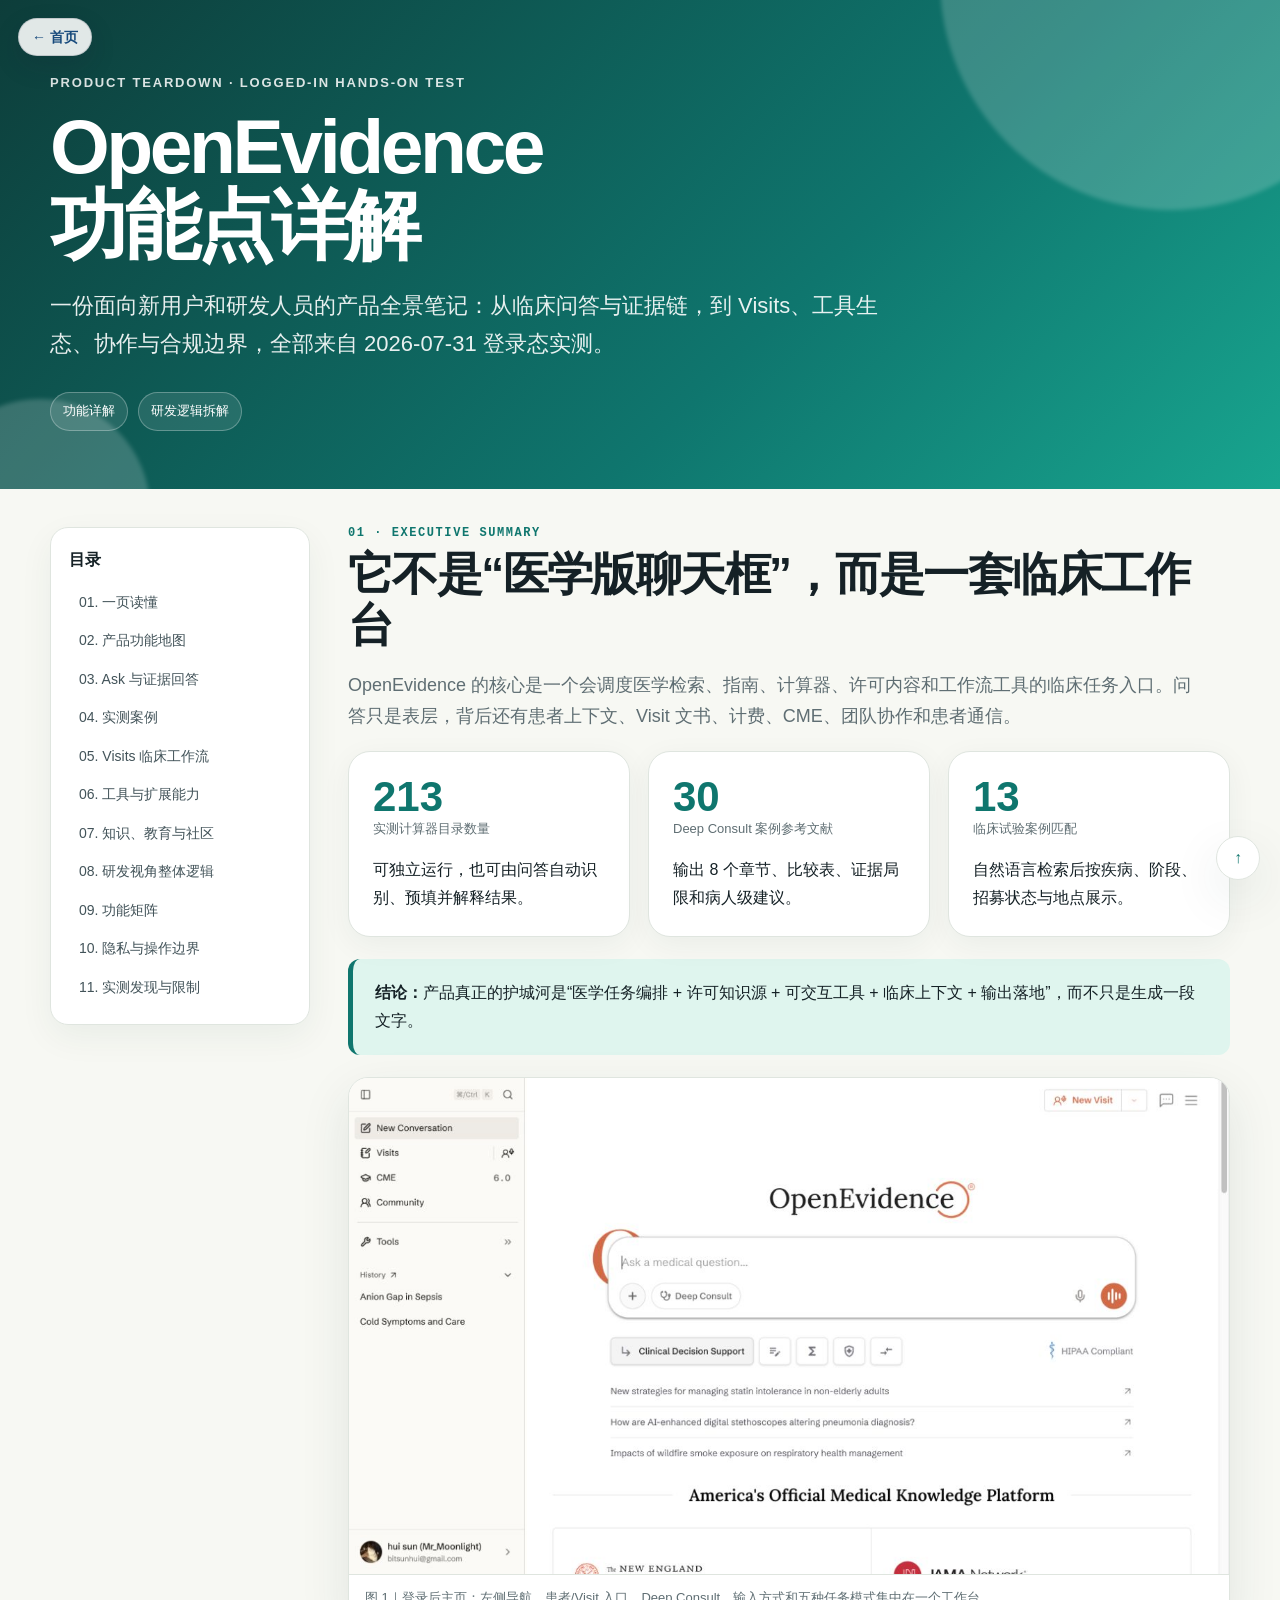
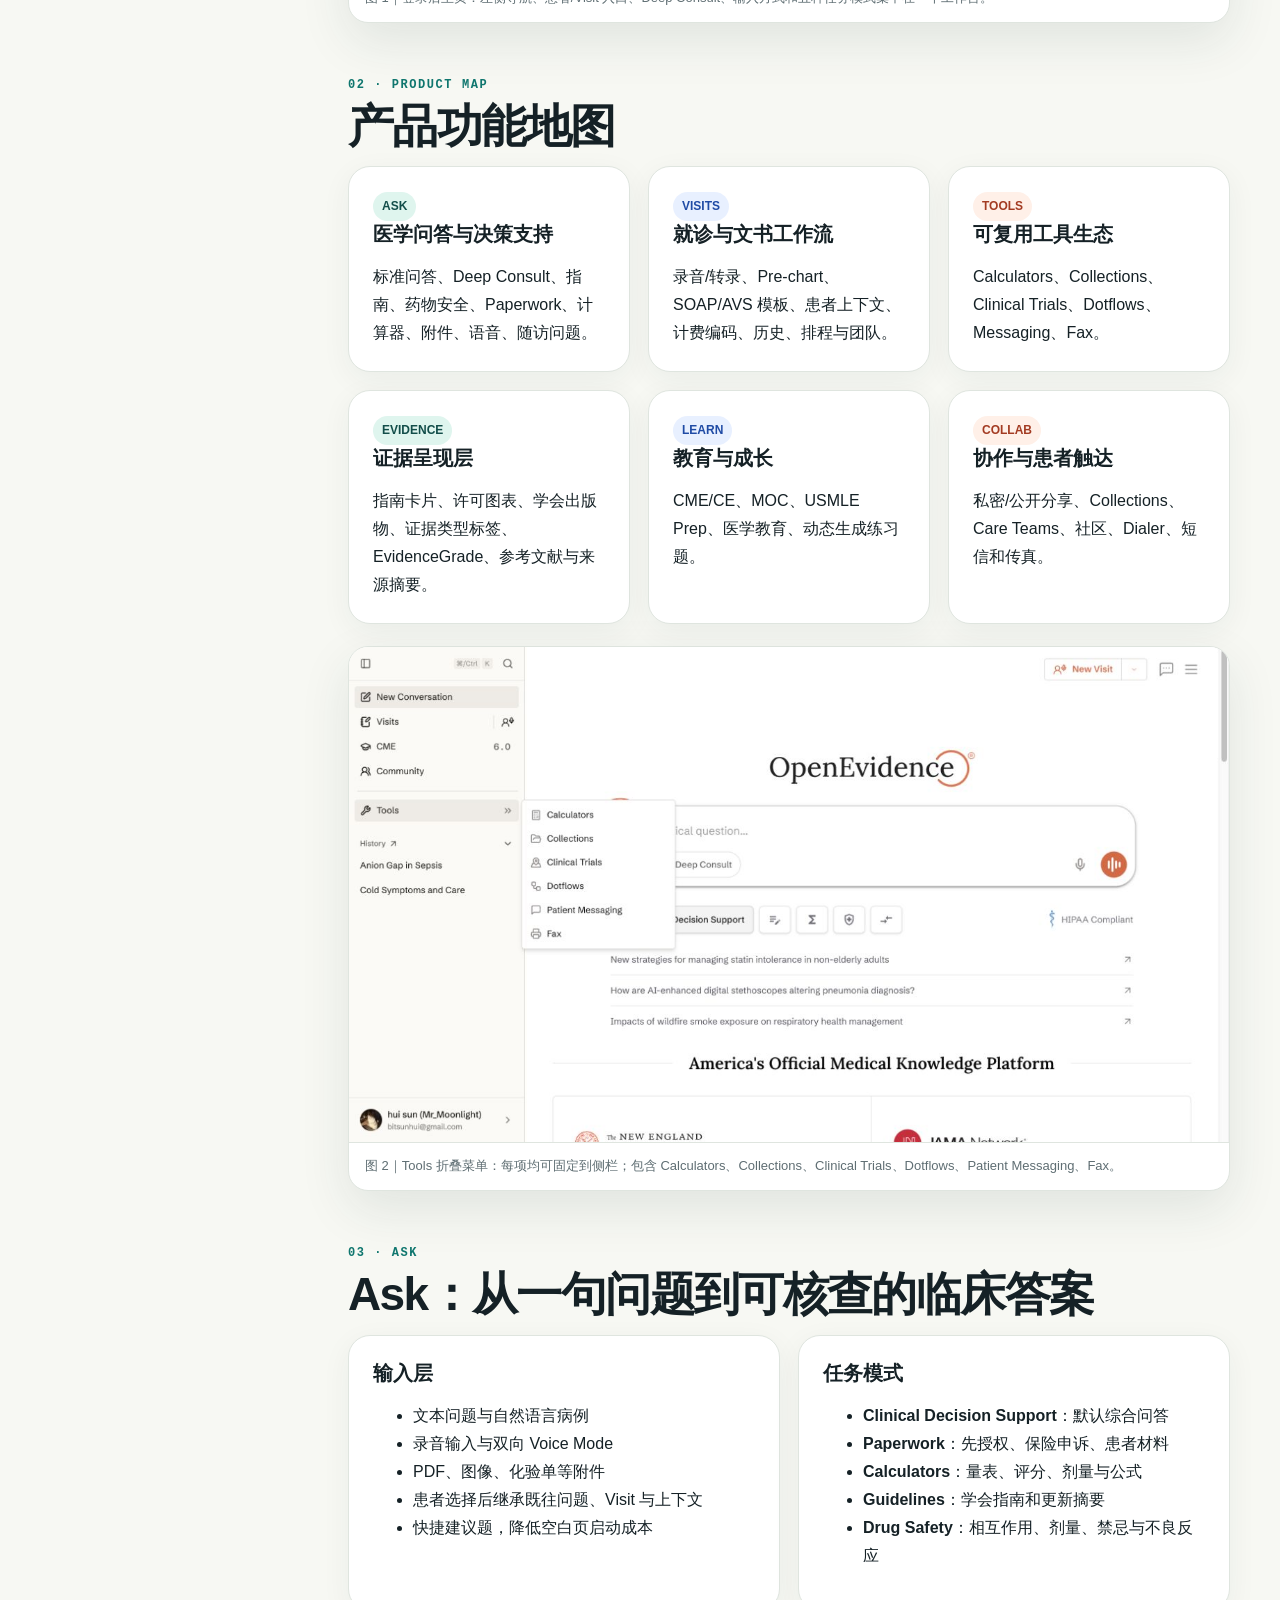
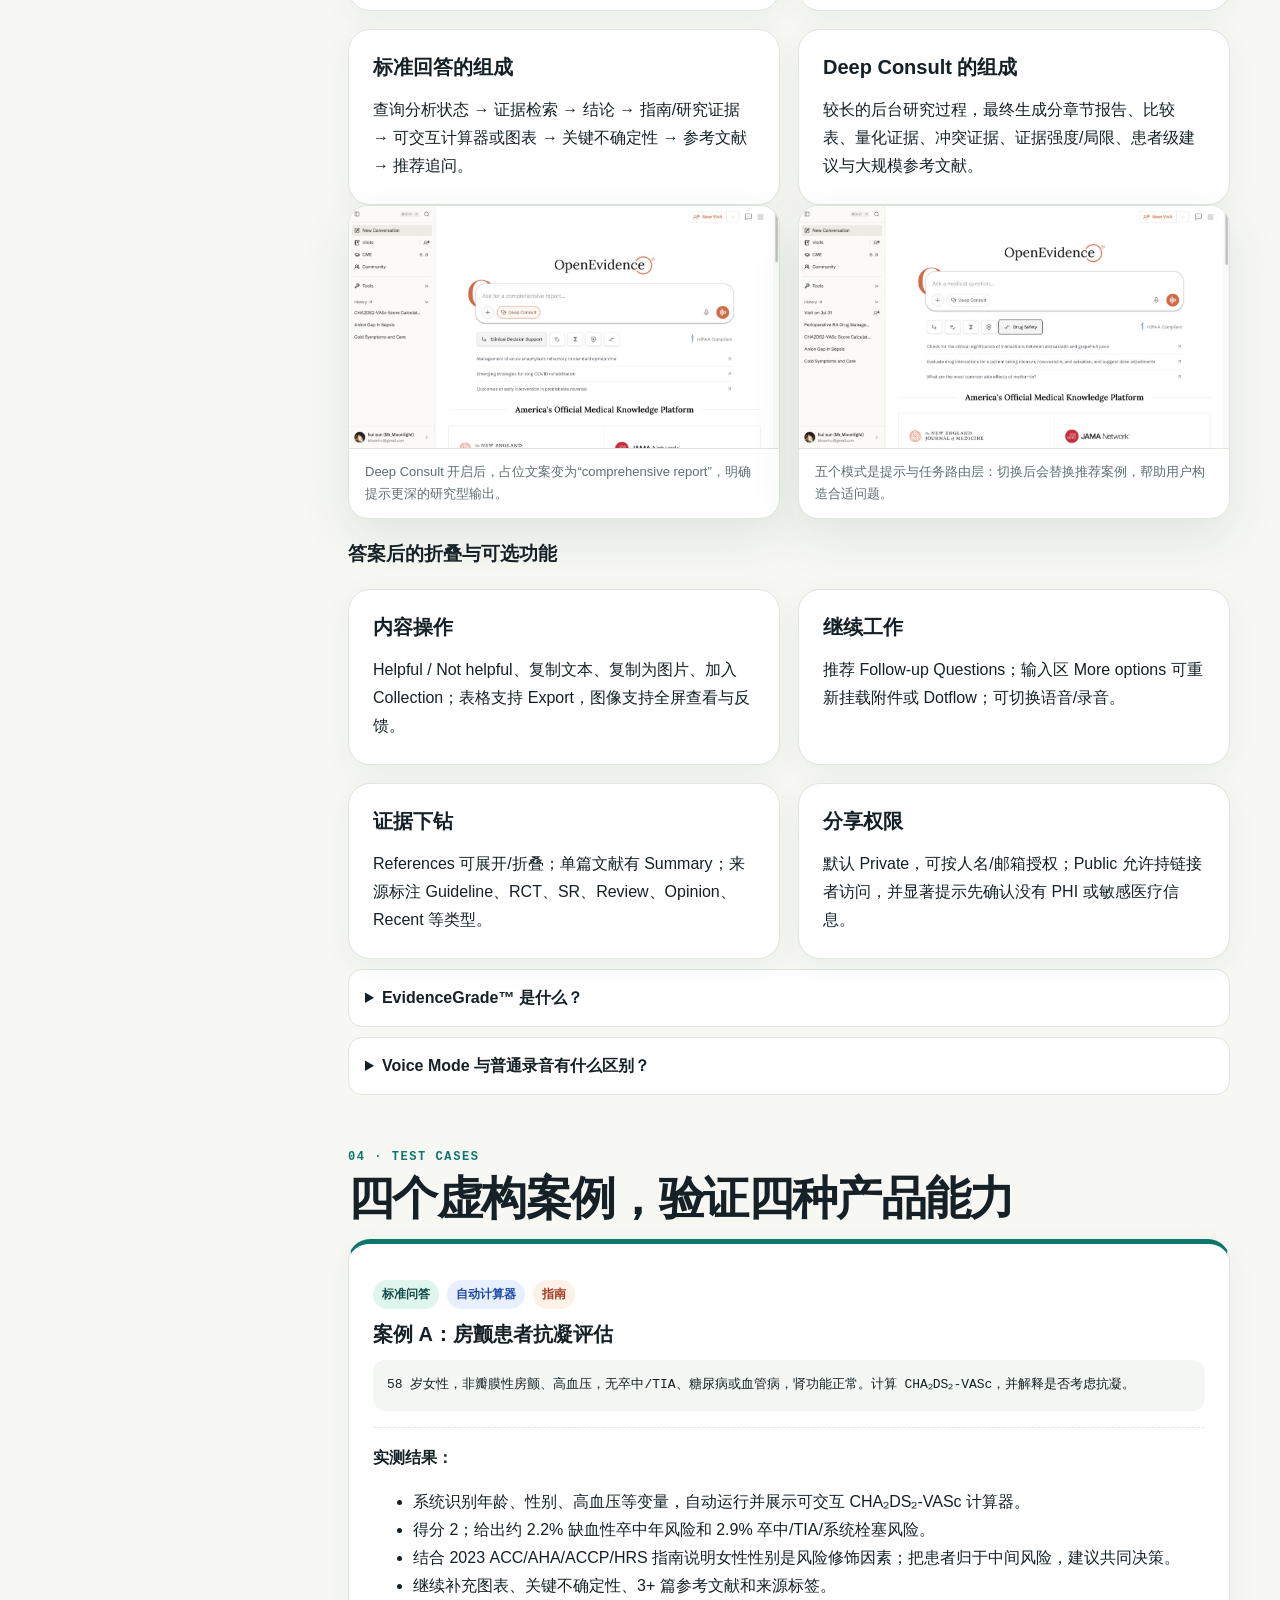
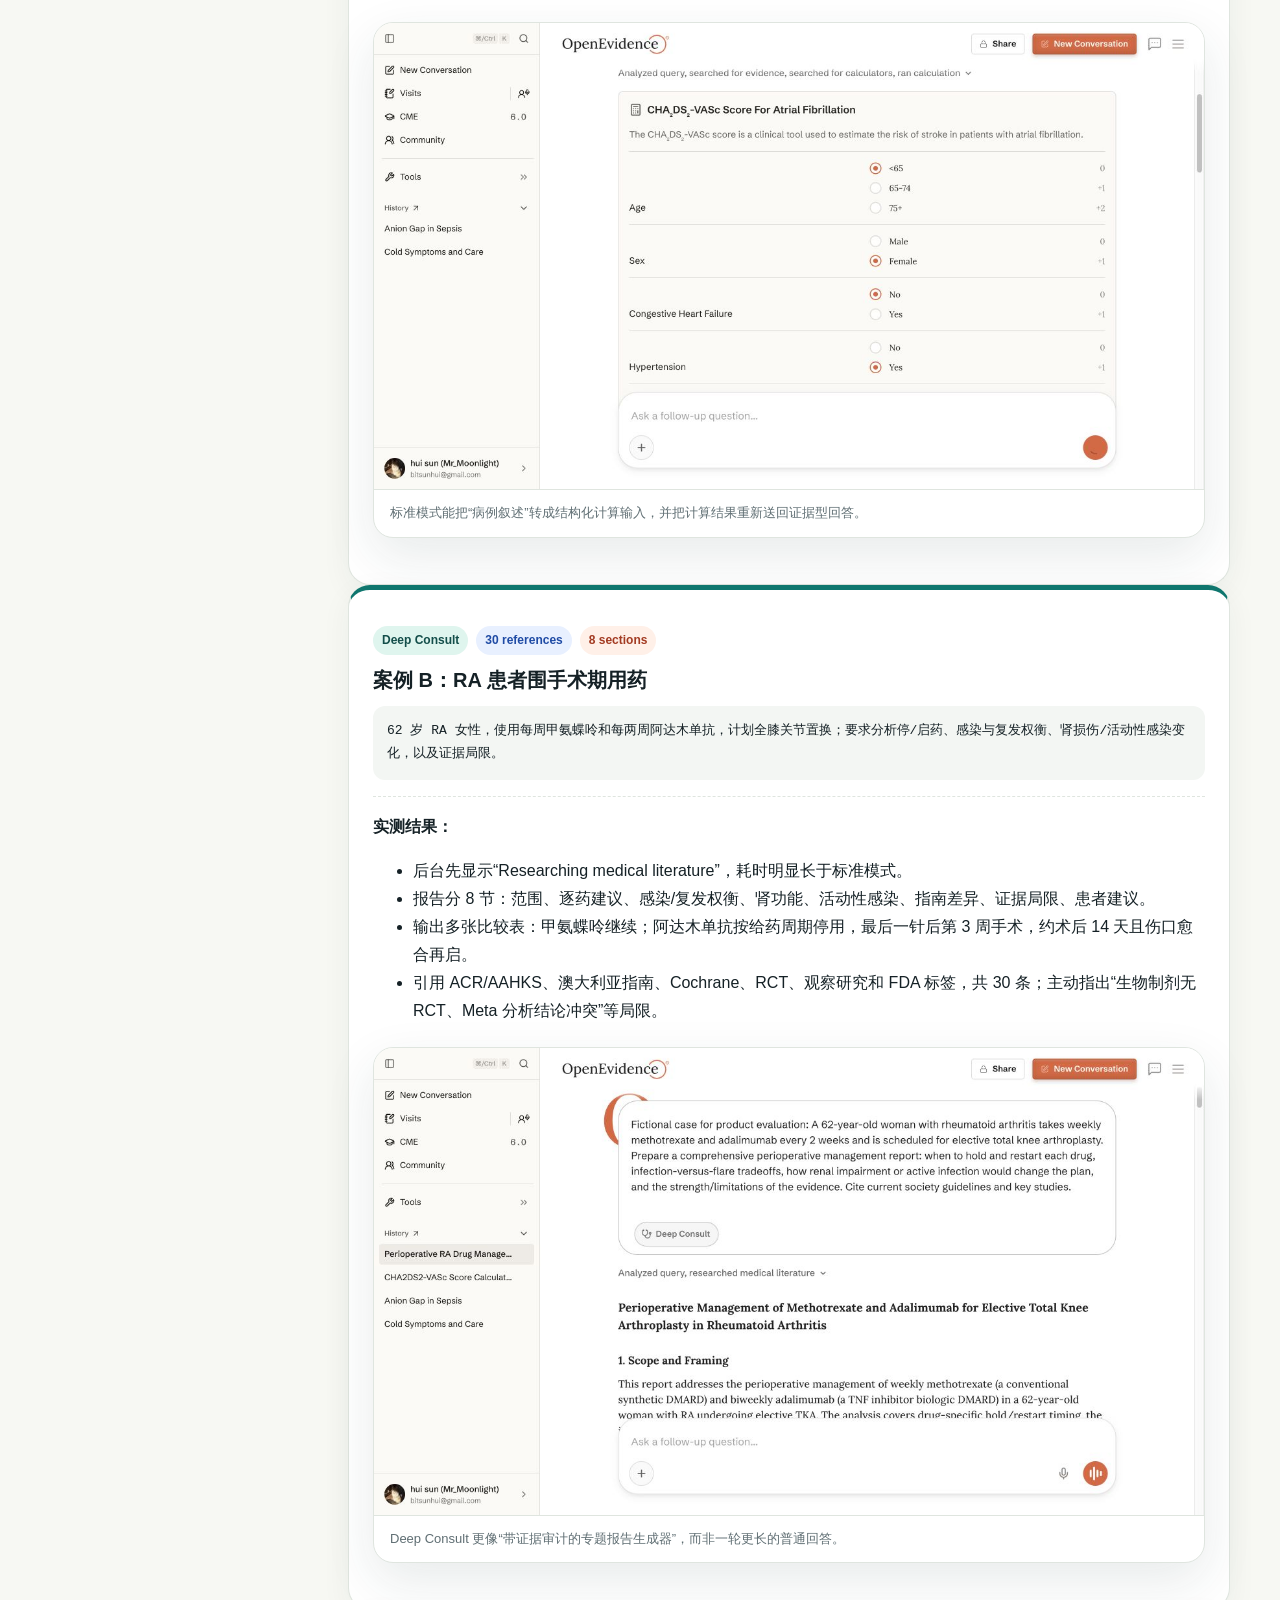
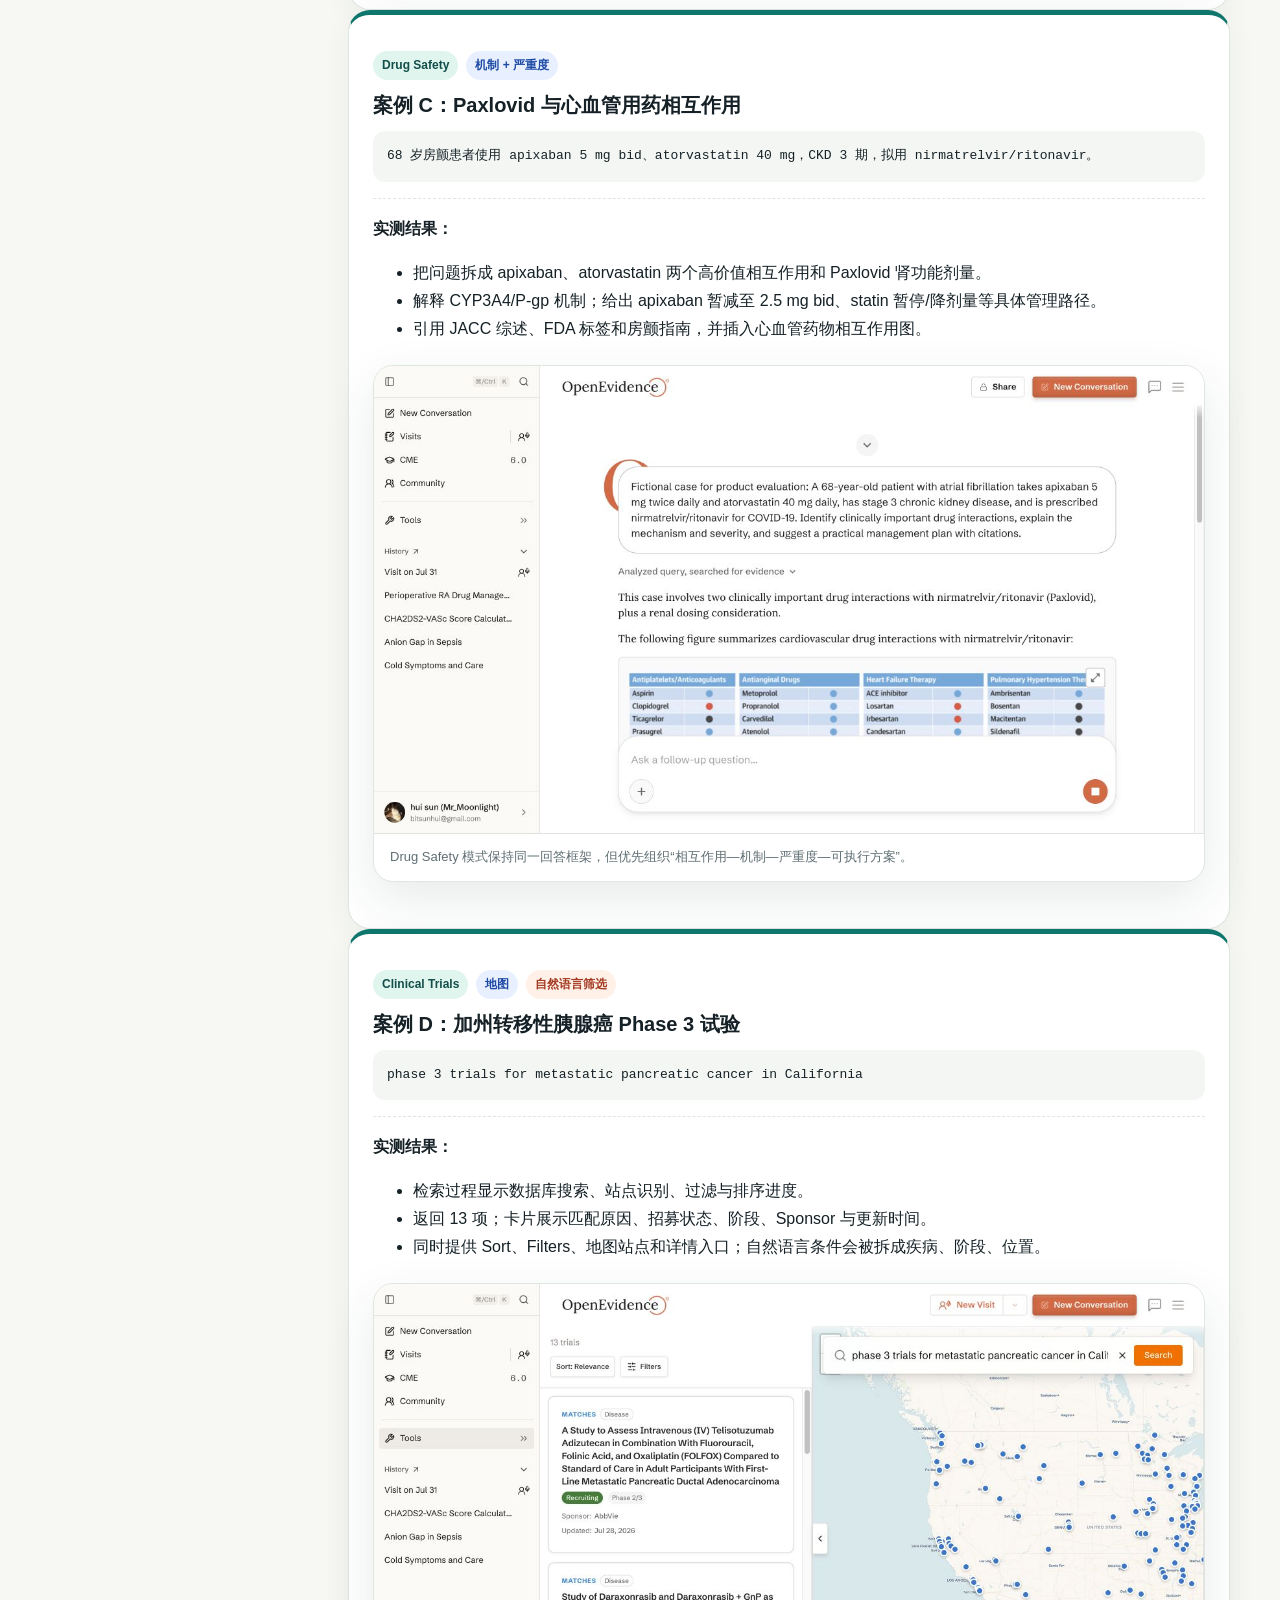
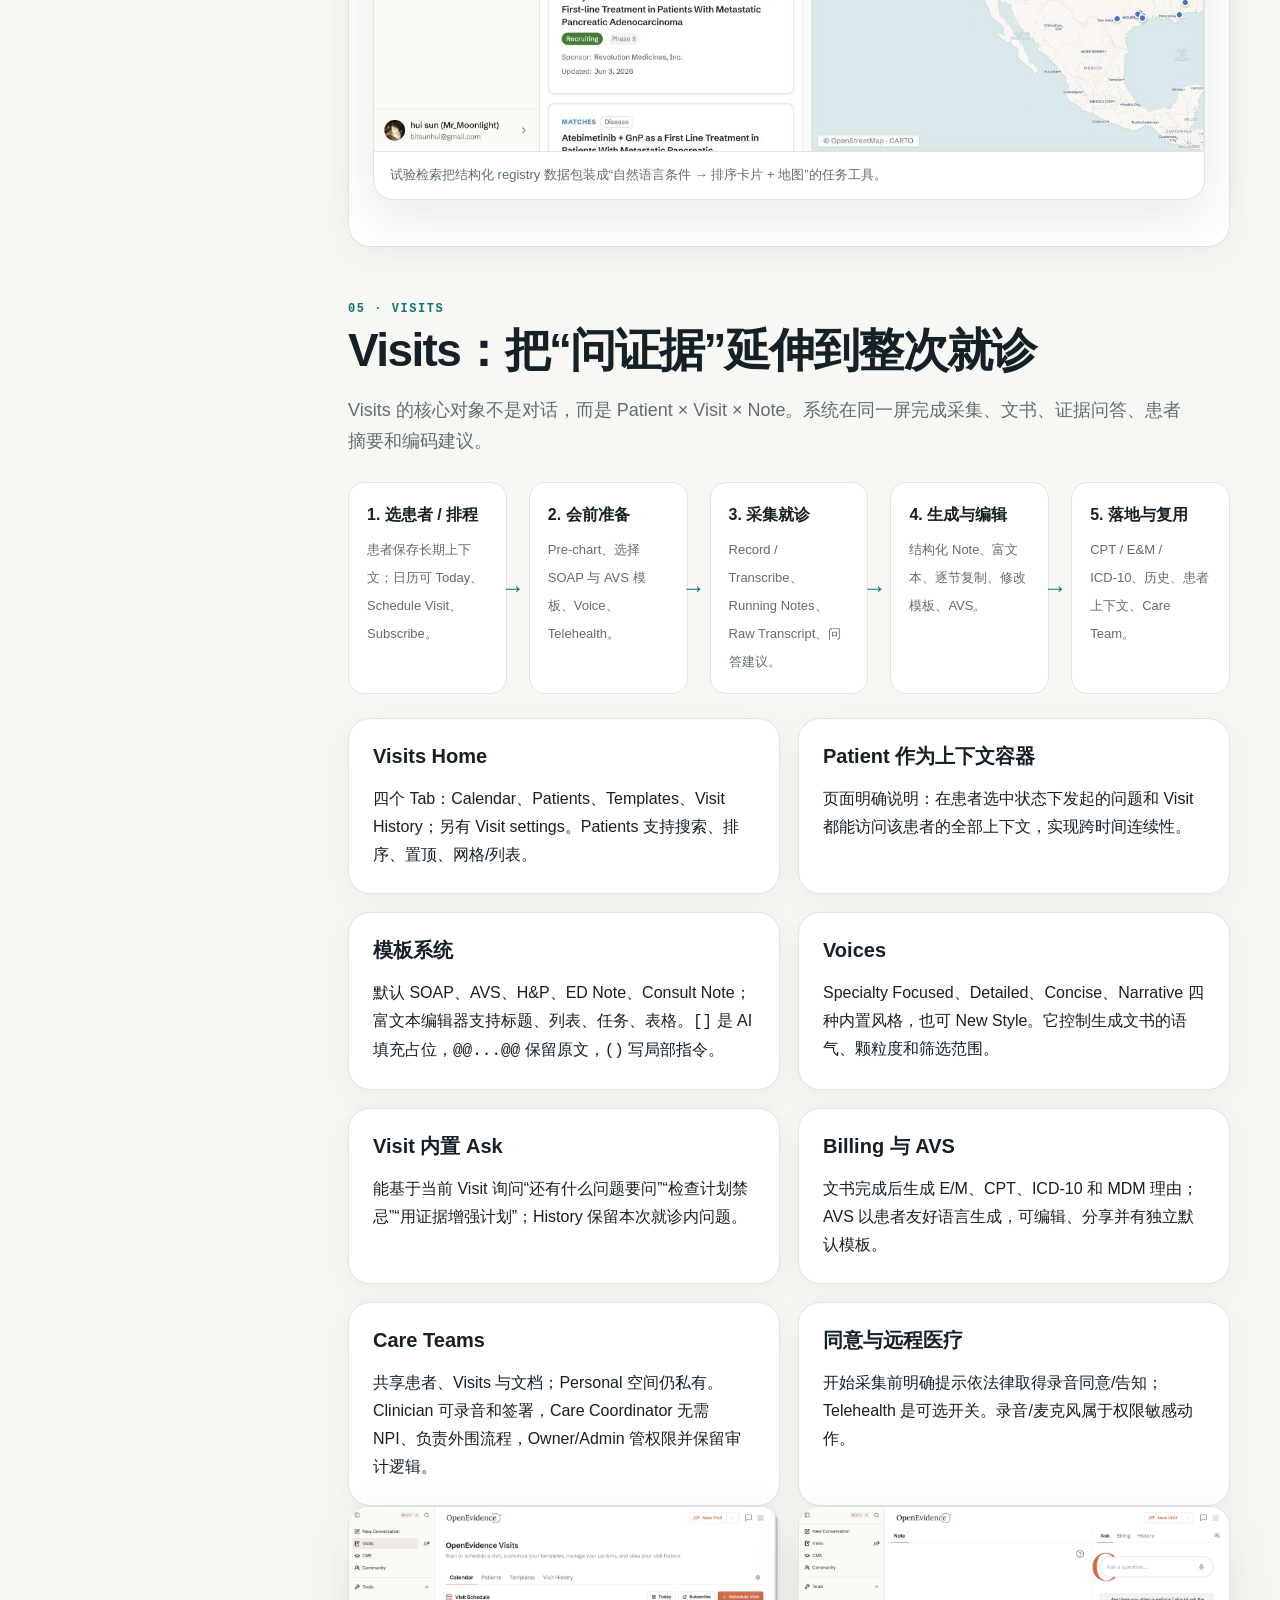
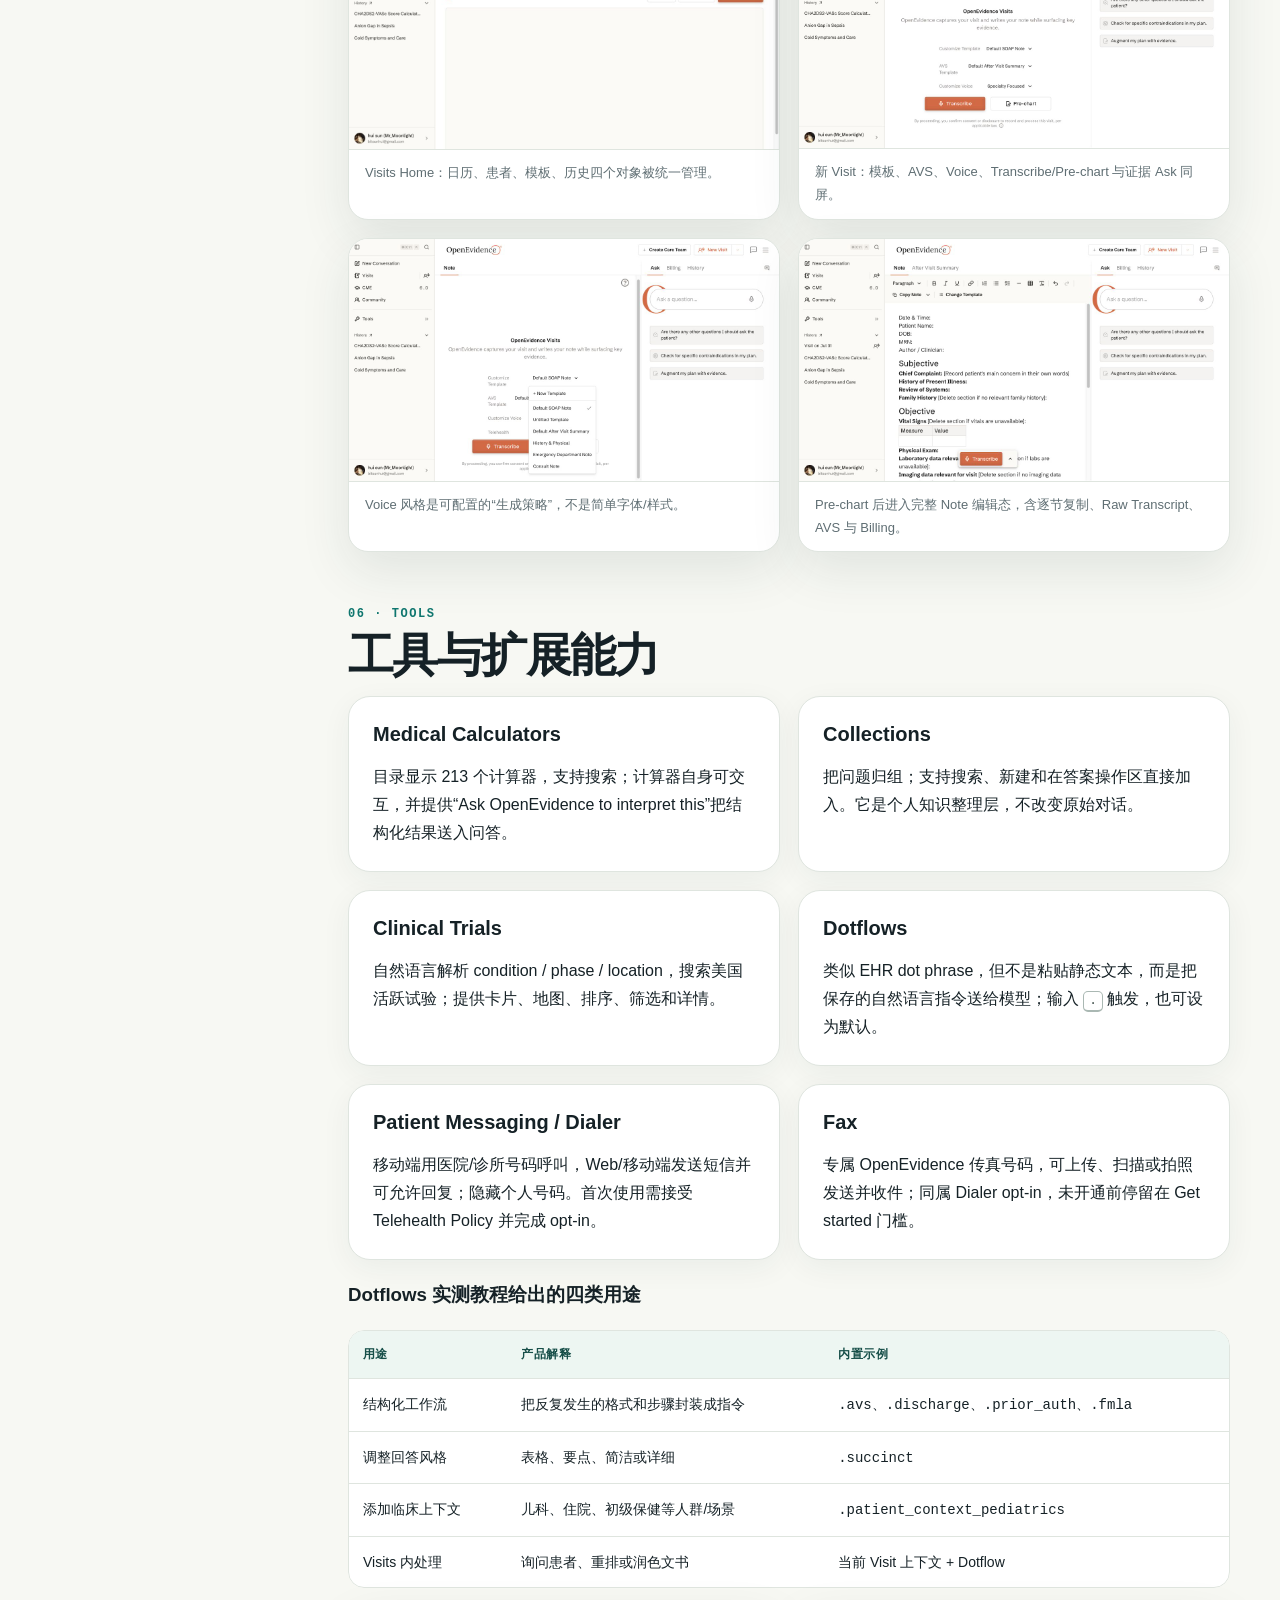
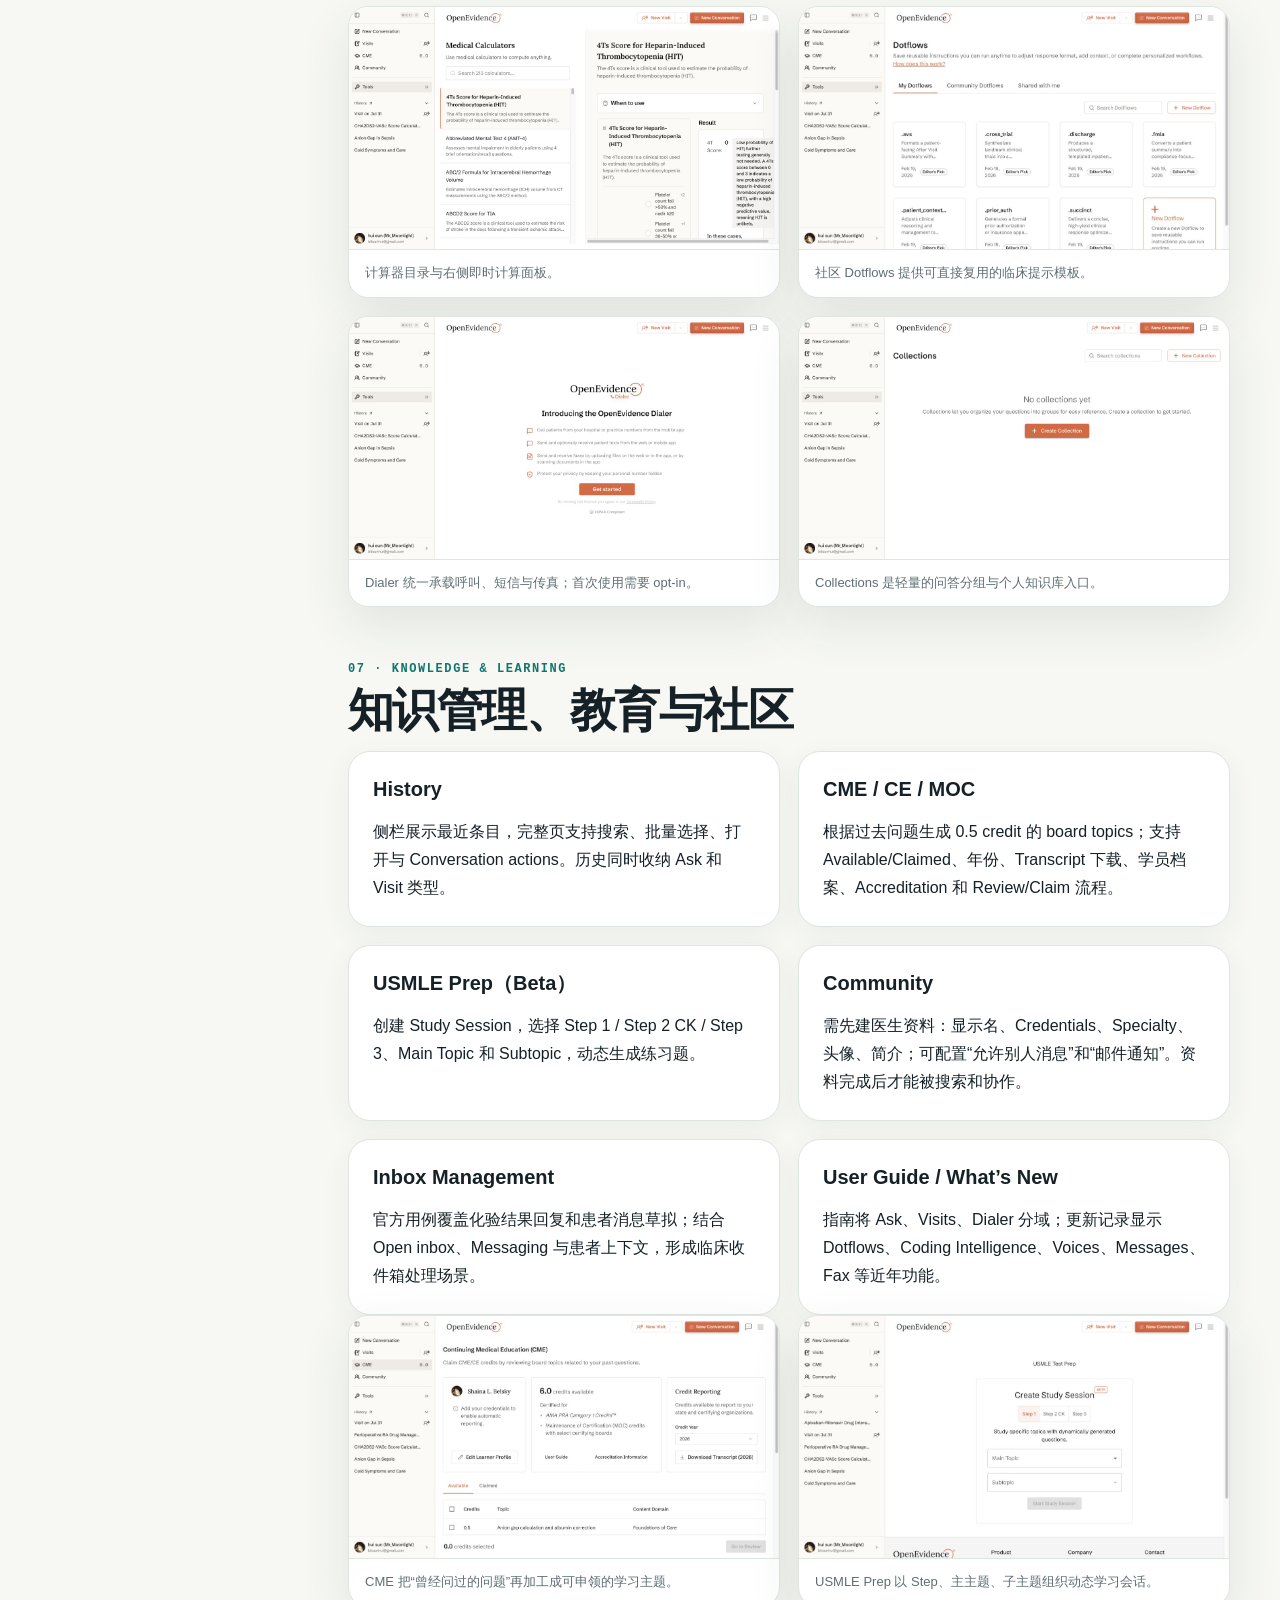
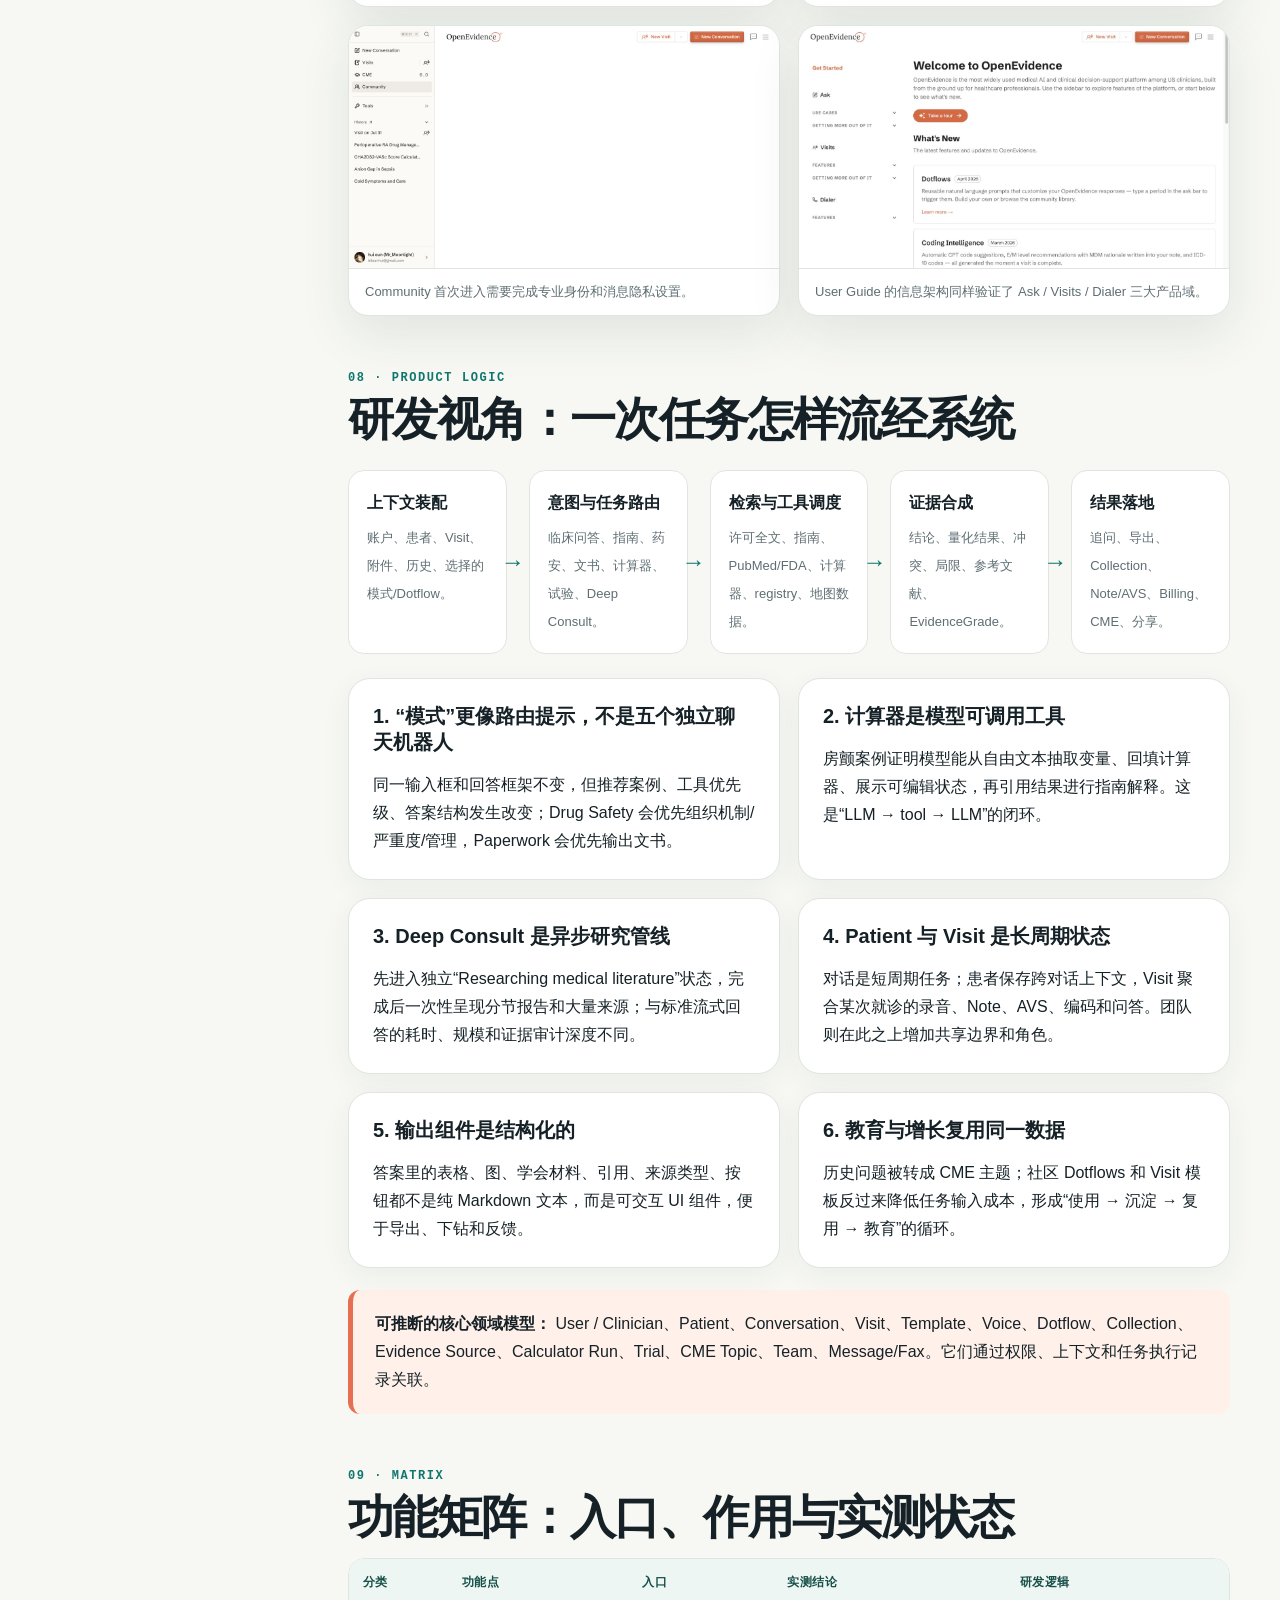
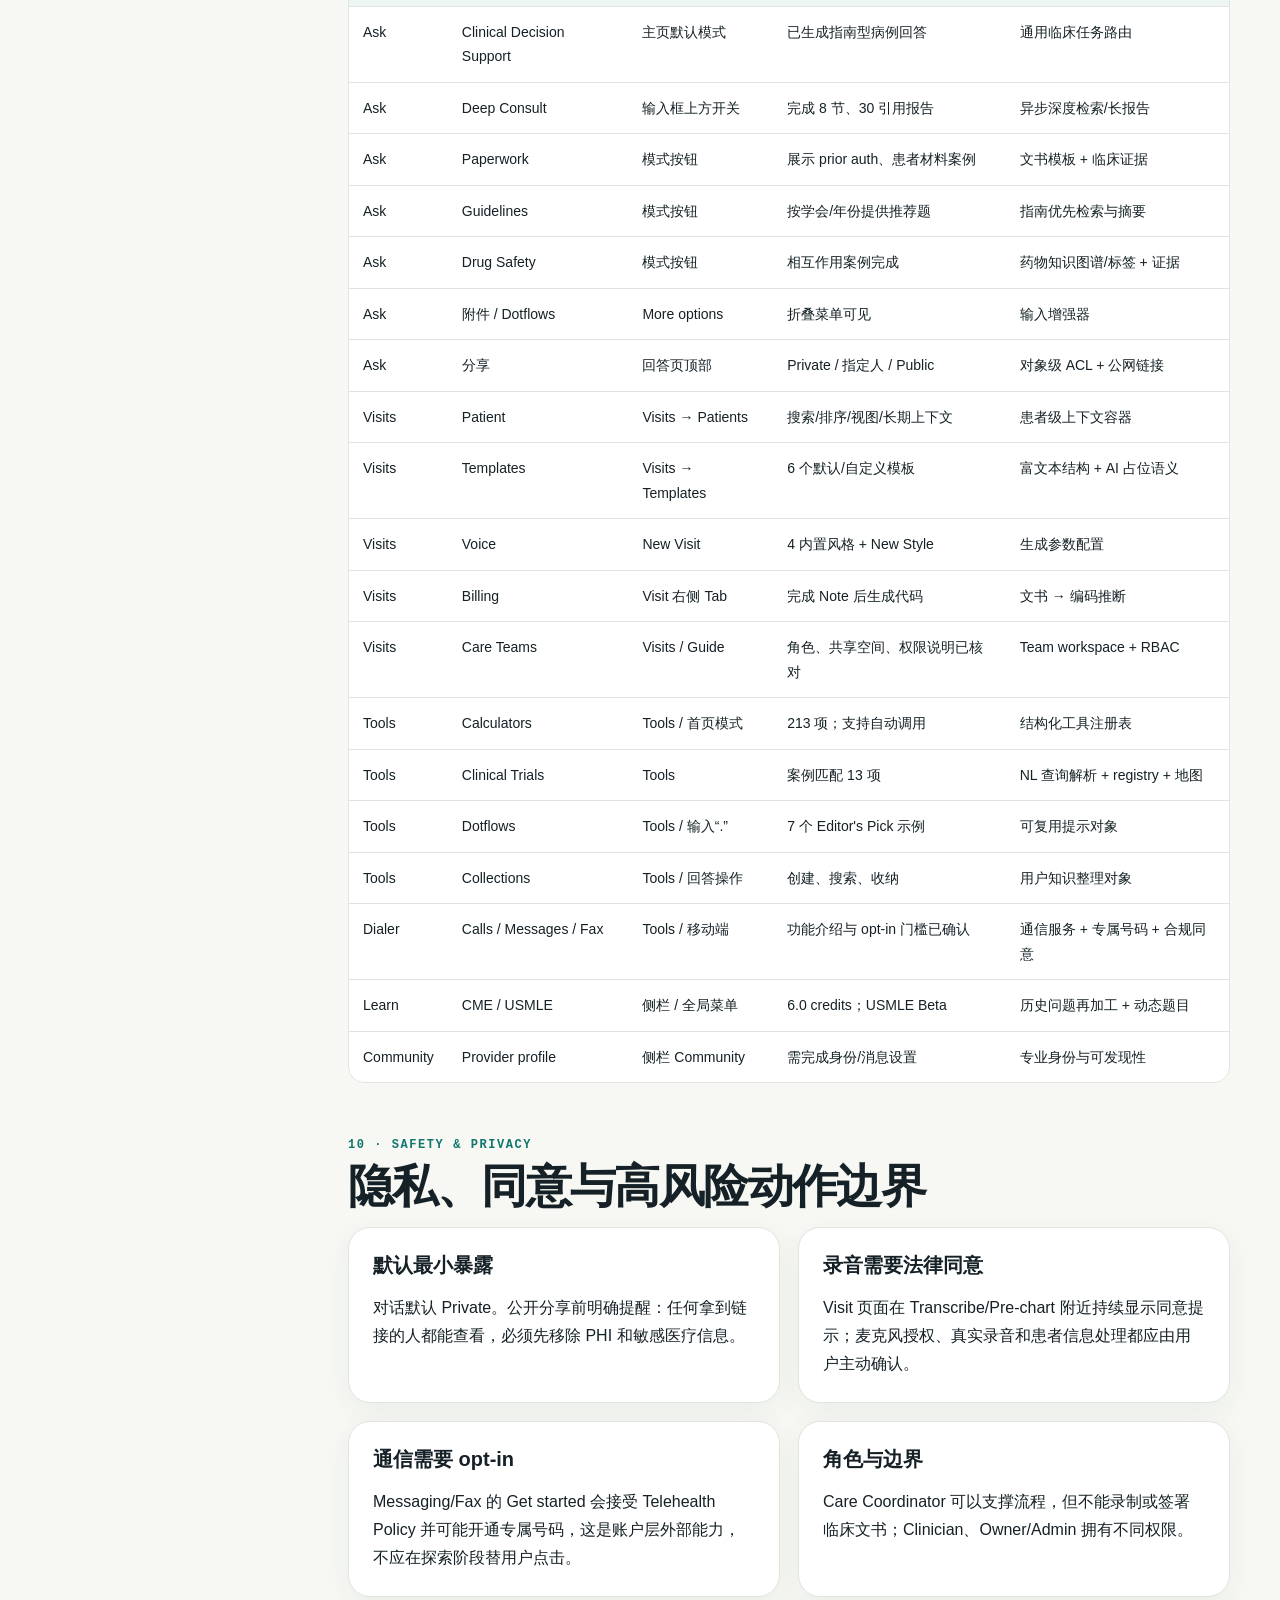
<file: notes/introduction2openevidence/index.html>
<!doctype html>
<html lang="zh-CN">
<head>
  <meta charset="utf-8">
  <meta name="viewport" content="width=device-width, initial-scale=1">
  <title>OpenEvidence 功能点详解｜实测笔记</title>
  <meta name="description" content="基于登录态实测的 OpenEvidence 功能全景、案例结果与产品逻辑拆解。">
  <style>
    :root{
      --ink:#152126;--muted:#5f6e73;--paper:#f7f8f3;--card:#fff;--line:#dfe5df;
      --green:#0f766e;--green2:#134e4a;--mint:#dff5ee;--orange:#e76f51;--blue:#2563eb;
      --shadow:0 18px 50px rgba(26,54,54,.10);--radius:22px;--mono:ui-monospace,SFMono-Regular,Menlo,monospace;
    }
    *{box-sizing:border-box} html{scroll-behavior:smooth} body{margin:0;color:var(--ink);background:var(--paper);font:16px/1.75 -apple-system,BlinkMacSystemFont,"Segoe UI","PingFang SC","Hiragino Sans GB","Microsoft YaHei",sans-serif}
    a{color:var(--green);text-decoration:none} a:hover{text-decoration:underline} img{max-width:100%;display:block}
    .hero{position:relative;overflow:hidden;padding:72px 24px 58px;color:white;background:linear-gradient(135deg,#0d3d3a,#0f766e 62%,#18a58f)}
    .hero:before,.hero:after{content:"";position:absolute;border-radius:50%;filter:blur(2px);opacity:.18;background:white}.hero:before{width:460px;height:460px;right:-120px;top:-250px}.hero:after{width:220px;height:220px;left:-70px;bottom:-130px}
    .wrap{width:min(1180px,calc(100% - 40px));margin:auto}.eyebrow{font-size:13px;letter-spacing:.14em;text-transform:uppercase;font-weight:800;opacity:.85}.hero h1{font-size:clamp(38px,6vw,78px);line-height:1.03;letter-spacing:-.045em;margin:12px 0 18px;max-width:900px}.hero .lead{font-size:clamp(17px,2vw,22px);max-width:860px;opacity:.9}.chips{display:flex;flex-wrap:wrap;gap:10px;margin-top:28px}.chip{padding:7px 12px;border:1px solid rgba(255,255,255,.28);border-radius:999px;background:rgba(255,255,255,.10);font-size:13px}
    .layout{display:grid;grid-template-columns:260px 1fr;gap:38px;align-items:start;padding:38px 0 88px}.toc{position:sticky;top:20px;background:#fff;border:1px solid var(--line);border-radius:18px;padding:18px;box-shadow:0 12px 34px rgba(20,60,56,.06)}.toc strong{display:block;margin:0 0 9px}.toc a{display:block;color:#425359;padding:7px 10px;border-radius:9px;font-size:14px}.toc a:hover{background:var(--mint);text-decoration:none}.content{min-width:0}
    section{scroll-margin-top:24px;margin-bottom:56px}.section-kicker{font:800 12px/1 var(--mono);letter-spacing:.13em;color:var(--green);text-transform:uppercase}.section-title{font-size:clamp(28px,4vw,46px);line-height:1.12;letter-spacing:-.035em;margin:10px 0 14px}.section-intro{font-size:18px;color:var(--muted);max-width:850px}.grid{display:grid;gap:18px}.grid.two{grid-template-columns:repeat(2,minmax(0,1fr))}.grid.three{grid-template-columns:repeat(3,minmax(0,1fr))}.card{background:var(--card);border:1px solid var(--line);border-radius:var(--radius);padding:24px;box-shadow:0 8px 30px rgba(26,54,54,.055)}.card h3{font-size:20px;line-height:1.3;margin:0 0 9px}.card h4{margin:22px 0 8px}.card p:last-child{margin-bottom:0}.num{font-size:42px;font-weight:900;line-height:1;color:var(--green)}.label{color:var(--muted);font-size:13px}.callout{padding:20px 22px;border-left:5px solid var(--orange);border-radius:12px;background:#fff1ea;margin:22px 0}.callout.green{border-color:var(--green);background:var(--mint)}.quote{font-size:18px;font-weight:700;line-height:1.5}.small{font-size:13px;color:var(--muted)}
    .shot{margin:22px 0;background:white;border:1px solid var(--line);border-radius:20px;overflow:hidden;box-shadow:var(--shadow)}.shot img{width:100%;cursor:zoom-in}.shot figcaption{padding:12px 16px;border-top:1px solid var(--line);font-size:13px;color:var(--muted)}.shot-grid{display:grid;grid-template-columns:repeat(2,minmax(0,1fr));gap:18px}.shot-grid .shot{margin:0}
    .tag{display:inline-flex;align-items:center;gap:6px;padding:4px 9px;border-radius:999px;background:var(--mint);color:var(--green2);font-size:12px;font-weight:800}.tag.orange{background:#fff0e8;color:#a33b22}.tag.blue{background:#e8f0ff;color:#1f4ba5}.stack{display:flex;gap:8px;flex-wrap:wrap;margin:12px 0}.case{border-top:5px solid var(--green)}.case .prompt{font-family:var(--mono);font-size:13px;background:#f3f6f3;border-radius:12px;padding:14px;white-space:normal}.result{margin-top:16px;padding-top:16px;border-top:1px dashed var(--line)}.result ul{margin-bottom:0}
    table{width:100%;border-collapse:separate;border-spacing:0;background:#fff;border:1px solid var(--line);border-radius:16px;overflow:hidden;font-size:14px}th,td{text-align:left;vertical-align:top;padding:13px 14px;border-bottom:1px solid var(--line)}th{background:#edf6f2;color:#174f49;font-size:12px;letter-spacing:.04em}tr:last-child td{border-bottom:0}.table-wrap{overflow:auto;border-radius:16px}
    .flow{display:grid;grid-template-columns:repeat(5,minmax(130px,1fr));gap:22px;align-items:stretch;margin:24px 0}.flow .node{position:relative;background:#fff;border:1px solid var(--line);border-radius:16px;padding:18px;min-height:148px}.flow .node:not(:last-child):after{content:"→";position:absolute;right:-19px;top:50%;transform:translateY(-50%);color:var(--green);font-size:24px;font-weight:900}.flow b{display:block;margin-bottom:6px}.flow span{font-size:13px;color:var(--muted)}
    details{background:#fff;border:1px solid var(--line);border-radius:14px;margin:10px 0;padding:0 16px}summary{cursor:pointer;padding:14px 0;font-weight:800}details>div{padding:0 0 16px;color:#425359}.footer{background:#102d2b;color:#dceae6;padding:38px 24px}.footer a{color:#9ae2d4}.kbd{font:12px var(--mono);border:1px solid #aab8b3;border-bottom-width:2px;border-radius:5px;padding:2px 5px;background:#fff;color:#354540}
    #lightbox{position:fixed;inset:0;z-index:50;display:none;align-items:center;justify-content:center;background:rgba(4,19,18,.92);padding:28px}#lightbox.open{display:flex}#lightbox img{max-height:92vh;max-width:96vw;object-fit:contain;border-radius:10px}#lightbox button{position:absolute;right:24px;top:20px;border:0;background:transparent;color:#fff;font-size:34px;cursor:pointer}
    .backtop{position:fixed;right:20px;bottom:20px;width:44px;height:44px;border-radius:50%;border:1px solid var(--line);background:#fff;box-shadow:var(--shadow);display:grid;place-items:center;font-weight:900;z-index:10}
    @media(max-width:980px){.layout{grid-template-columns:1fr}.toc{position:relative;top:auto}.flow{grid-template-columns:1fr}.flow .node:not(:last-child):after{content:"↓";right:auto;left:50%;top:auto;bottom:-25px;transform:translateX(-50%)}.grid.three{grid-template-columns:1fr 1fr}}
    @media(max-width:680px){.wrap{width:min(100% - 24px,1180px)}.hero{padding:48px 12px}.grid.two,.grid.three,.shot-grid{grid-template-columns:1fr}.card{padding:19px}.section-title{font-size:32px}th,td{min-width:150px}}
    @media print{.toc,.backtop,#lightbox{display:none!important}.layout{display:block}.hero{background:#174f49!important;-webkit-print-color-adjust:exact}.card,.shot{break-inside:avoid;box-shadow:none}.shot img{max-height:520px;object-fit:contain}}
  </style>
</head>
<body>
  <header class="hero" id="top">
    <div class="wrap">
      <div class="eyebrow">Product teardown · logged-in hands-on test</div>
      <h1>OpenEvidence<br>功能点详解</h1>
      <p class="lead">一份面向新用户和研发人员的产品全景笔记：从临床问答与证据链，到 Visits、工具生态、协作与合规边界，全部来自 2026‑07‑31 登录态实测。</p>
      <div class="chips"><span class="chip">功能详解</span><span class="chip">研发逻辑拆解</span></div>
    </div>
  </header>

  <div class="wrap layout">
    <aside class="toc" aria-label="目录">
      <strong>目录</strong>
      <a href="#summary">01. 一页读懂</a><a href="#map">02. 产品功能地图</a><a href="#ask">03. Ask 与证据回答</a><a href="#cases">04. 实测案例</a><a href="#visits">05. Visits 临床工作流</a><a href="#tools">06. 工具与扩展能力</a><a href="#knowledge">07. 知识、教育与社区</a><a href="#logic">08. 研发视角整体逻辑</a><a href="#matrix">09. 功能矩阵</a><a href="#safety">10. 隐私与操作边界</a><a href="#findings">11. 实测发现与限制</a>
    </aside>

    <main class="content">
      <section id="summary">
        <div class="section-kicker">01 · Executive summary</div>
        <h2 class="section-title">它不是“医学版聊天框”，而是一套临床工作台</h2>
        <p class="section-intro">OpenEvidence 的核心是一个会调度医学检索、指南、计算器、许可内容和工作流工具的临床任务入口。问答只是表层，背后还有患者上下文、Visit 文书、计费、CME、团队协作和患者通信。</p>
        <div class="grid three">
          <div class="card"><div class="num">213</div><div class="label">实测计算器目录数量</div><p>可独立运行，也可由问答自动识别、预填并解释结果。</p></div>
          <div class="card"><div class="num">30</div><div class="label">Deep Consult 案例参考文献</div><p>输出 8 个章节、比较表、证据局限和病人级建议。</p></div>
          <div class="card"><div class="num">13</div><div class="label">临床试验案例匹配</div><p>自然语言检索后按疾病、阶段、招募状态与地点展示。</p></div>
        </div>
        <div class="callout green"><b>结论：</b>产品真正的护城河是“医学任务编排 + 许可知识源 + 可交互工具 + 临床上下文 + 输出落地”，而不只是生成一段文字。</div>
        <figure class="shot"><img src="assets/01-home-dashboard.png" alt="OpenEvidence 登录后主页" loading="lazy"><figcaption>图 1｜登录后主页：左侧导航、患者/Visit 入口、Deep Consult、输入方式和五种任务模式集中在一个工作台。</figcaption></figure>
      </section>

      <section id="map">
        <div class="section-kicker">02 · Product map</div><h2 class="section-title">产品功能地图</h2>
        <div class="grid three">
          <div class="card"><span class="tag">ASK</span><h3>医学问答与决策支持</h3><p>标准问答、Deep Consult、指南、药物安全、Paperwork、计算器、附件、语音、随访问题。</p></div>
          <div class="card"><span class="tag blue">VISITS</span><h3>就诊与文书工作流</h3><p>录音/转录、Pre-chart、SOAP/AVS 模板、患者上下文、计费编码、历史、排程与团队。</p></div>
          <div class="card"><span class="tag orange">TOOLS</span><h3>可复用工具生态</h3><p>Calculators、Collections、Clinical Trials、Dotflows、Messaging、Fax。</p></div>
          <div class="card"><span class="tag">EVIDENCE</span><h3>证据呈现层</h3><p>指南卡片、许可图表、学会出版物、证据类型标签、EvidenceGrade、参考文献与来源摘要。</p></div>
          <div class="card"><span class="tag blue">LEARN</span><h3>教育与成长</h3><p>CME/CE、MOC、USMLE Prep、医学教育、动态生成练习题。</p></div>
          <div class="card"><span class="tag orange">COLLAB</span><h3>协作与患者触达</h3><p>私密/公开分享、Collections、Care Teams、社区、Dialer、短信和传真。</p></div>
        </div>
        <figure class="shot"><img src="assets/02-tools-menu.png" alt="OpenEvidence Tools 菜单" loading="lazy"><figcaption>图 2｜Tools 折叠菜单：每项均可固定到侧栏；包含 Calculators、Collections、Clinical Trials、Dotflows、Patient Messaging、Fax。</figcaption></figure>
      </section>

      <section id="ask">
        <div class="section-kicker">03 · Ask</div><h2 class="section-title">Ask：从一句问题到可核查的临床答案</h2>
        <div class="grid two">
          <div class="card"><h3>输入层</h3><ul><li>文本问题与自然语言病例</li><li>录音输入与双向 Voice Mode</li><li>PDF、图像、化验单等附件</li><li>患者选择后继承既往问题、Visit 与上下文</li><li>快捷建议题，降低空白页启动成本</li></ul></div>
          <div class="card"><h3>任务模式</h3><ul><li><b>Clinical Decision Support</b>：默认综合问答</li><li><b>Paperwork</b>：先授权、保险申诉、患者材料</li><li><b>Calculators</b>：量表、评分、剂量与公式</li><li><b>Guidelines</b>：学会指南和更新摘要</li><li><b>Drug Safety</b>：相互作用、剂量、禁忌与不良反应</li></ul></div>
          <div class="card"><h3>标准回答的组成</h3><p>查询分析状态 → 证据检索 → 结论 → 指南/研究证据 → 可交互计算器或图表 → 关键不确定性 → 参考文献 → 推荐追问。</p></div>
          <div class="card"><h3>Deep Consult 的组成</h3><p>较长的后台研究过程，最终生成分章节报告、比较表、量化证据、冲突证据、证据强度/局限、患者级建议与大规模参考文献。</p></div>
        </div>
        <div class="shot-grid">
          <figure class="shot"><img src="assets/04-deep-consult-toggle.png" alt="Deep Consult 开关" loading="lazy"><figcaption>Deep Consult 开启后，占位文案变为“comprehensive report”，明确提示更深的研究型输出。</figcaption></figure>
          <figure class="shot"><img src="assets/20-query-modes.png" alt="Drug Safety 模式" loading="lazy"><figcaption>五个模式是提示与任务路由层：切换后会替换推荐案例，帮助用户构造合适问题。</figcaption></figure>
        </div>
        <h3>答案后的折叠与可选功能</h3>
        <div class="grid two">
          <div class="card"><h3>内容操作</h3><p>Helpful / Not helpful、复制文本、复制为图片、加入 Collection；表格支持 Export，图像支持全屏查看与反馈。</p></div>
          <div class="card"><h3>继续工作</h3><p>推荐 Follow-up Questions；输入区 More options 可重新挂载附件或 Dotflow；可切换语音/录音。</p></div>
          <div class="card"><h3>证据下钻</h3><p>References 可展开/折叠；单篇文献有 Summary；来源标注 Guideline、RCT、SR、Review、Opinion、Recent 等类型。</p></div>
          <div class="card"><h3>分享权限</h3><p>默认 Private，可按人名/邮箱授权；Public 允许持链接者访问，并显著提示先确认没有 PHI 或敏感医疗信息。</p></div>
        </div>
        <details><summary>EvidenceGrade™ 是什么？</summary><div>官方 User Guide 说明：答案顶部的 EvidenceGrade 提供证据强度的快速判断，点击后展示为什么升/降级的依据。它位于“结论”和“参考文献”之间，承担证据质量解释层。</div></details>
        <details><summary>Voice Mode 与普通录音有什么区别？</summary><div>普通 Record 更像语音转文字输入；Voice Mode 是实时双向对话，会把简洁、适合听取的证据型答案朗读出来，同时保留完整文字记录与引用。</div></details>
      </section>

      <section id="cases">
        <div class="section-kicker">04 · Test cases</div><h2 class="section-title">四个虚构案例，验证四种产品能力</h2>
        <div class="card case">
          <div class="stack"><span class="tag">标准问答</span><span class="tag blue">自动计算器</span><span class="tag orange">指南</span></div>
          <h3>案例 A：房颤患者抗凝评估</h3>
          <p class="prompt">58 岁女性，非瓣膜性房颤、高血压，无卒中/TIA、糖尿病或血管病，肾功能正常。计算 CHA₂DS₂‑VASc，并解释是否考虑抗凝。</p>
          <div class="result"><b>实测结果：</b><ul><li>系统识别年龄、性别、高血压等变量，自动运行并展示可交互 CHA₂DS₂‑VASc 计算器。</li><li>得分 2；给出约 2.2% 缺血性卒中年风险和 2.9% 卒中/TIA/系统栓塞风险。</li><li>结合 2023 ACC/AHA/ACCP/HRS 指南说明女性性别是风险修饰因素；把患者归于中间风险，建议共同决策。</li><li>继续补充图表、关键不确定性、3+ 篇参考文献和来源标签。</li></ul></div>
          <figure class="shot"><img src="assets/03-standard-case-result.png" alt="CHA2DS2-VASc 标准问答结果" loading="lazy"><figcaption>标准模式能把“病例叙述”转成结构化计算输入，并把计算结果重新送回证据型回答。</figcaption></figure>
        </div>
        <div class="card case">
          <div class="stack"><span class="tag">Deep Consult</span><span class="tag blue">30 references</span><span class="tag orange">8 sections</span></div>
          <h3>案例 B：RA 患者围手术期用药</h3>
          <p class="prompt">62 岁 RA 女性，使用每周甲氨蝶呤和每两周阿达木单抗，计划全膝关节置换；要求分析停/启药、感染与复发权衡、肾损伤/活动性感染变化，以及证据局限。</p>
          <div class="result"><b>实测结果：</b><ul><li>后台先显示“Researching medical literature”，耗时明显长于标准模式。</li><li>报告分 8 节：范围、逐药建议、感染/复发权衡、肾功能、活动性感染、指南差异、证据局限、患者建议。</li><li>输出多张比较表：甲氨蝶呤继续；阿达木单抗按给药周期停用，最后一针后第 3 周手术，约术后 14 天且伤口愈合再启。</li><li>引用 ACR/AAHKS、澳大利亚指南、Cochrane、RCT、观察研究和 FDA 标签，共 30 条；主动指出“生物制剂无 RCT、Meta 分析结论冲突”等局限。</li></ul></div>
          <figure class="shot"><img src="assets/22-deep-consult-result.png" alt="Deep Consult 结果" loading="lazy"><figcaption>Deep Consult 更像“带证据审计的专题报告生成器”，而非一轮更长的普通回答。</figcaption></figure>
        </div>
        <div class="card case">
          <div class="stack"><span class="tag">Drug Safety</span><span class="tag blue">机制 + 严重度</span></div>
          <h3>案例 C：Paxlovid 与心血管用药相互作用</h3>
          <p class="prompt">68 岁房颤患者使用 apixaban 5 mg bid、atorvastatin 40 mg，CKD 3 期，拟用 nirmatrelvir/ritonavir。</p>
          <div class="result"><b>实测结果：</b><ul><li>把问题拆成 apixaban、atorvastatin 两个高价值相互作用和 Paxlovid 肾功能剂量。</li><li>解释 CYP3A4/P‑gp 机制；给出 apixaban 暂减至 2.5 mg bid、statin 暂停/降剂量等具体管理路径。</li><li>引用 JACC 综述、FDA 标签和房颤指南，并插入心血管药物相互作用图。</li></ul></div>
          <figure class="shot"><img src="assets/21-drug-safety-result.png" alt="Drug Safety 结果" loading="lazy"><figcaption>Drug Safety 模式保持同一回答框架，但优先组织“相互作用—机制—严重度—可执行方案”。</figcaption></figure>
        </div>
        <div class="card case">
          <div class="stack"><span class="tag">Clinical Trials</span><span class="tag blue">地图</span><span class="tag orange">自然语言筛选</span></div>
          <h3>案例 D：加州转移性胰腺癌 Phase 3 试验</h3>
          <p class="prompt">phase 3 trials for metastatic pancreatic cancer in California</p>
          <div class="result"><b>实测结果：</b><ul><li>检索过程显示数据库搜索、站点识别、过滤与排序进度。</li><li>返回 13 项；卡片展示匹配原因、招募状态、阶段、Sponsor 与更新时间。</li><li>同时提供 Sort、Filters、地图站点和详情入口；自然语言条件会被拆成疾病、阶段、位置。</li></ul></div>
          <figure class="shot"><img src="assets/13-clinical-trials-result.png" alt="Clinical Trials 结果" loading="lazy"><figcaption>试验检索把结构化 registry 数据包装成“自然语言条件 → 排序卡片 + 地图”的任务工具。</figcaption></figure>
        </div>
      </section>

      <section id="visits">
        <div class="section-kicker">05 · Visits</div><h2 class="section-title">Visits：把“问证据”延伸到整次就诊</h2>
        <p class="section-intro">Visits 的核心对象不是对话，而是 Patient × Visit × Note。系统在同一屏完成采集、文书、证据问答、患者摘要和编码建议。</p>
        <div class="flow">
          <div class="node"><b>1. 选患者 / 排程</b><span>患者保存长期上下文；日历可 Today、Schedule Visit、Subscribe。</span></div>
          <div class="node"><b>2. 会前准备</b><span>Pre-chart、选择 SOAP 与 AVS 模板、Voice、Telehealth。</span></div>
          <div class="node"><b>3. 采集就诊</b><span>Record / Transcribe、Running Notes、Raw Transcript、问答建议。</span></div>
          <div class="node"><b>4. 生成与编辑</b><span>结构化 Note、富文本、逐节复制、修改模板、AVS。</span></div>
          <div class="node"><b>5. 落地与复用</b><span>CPT / E&M / ICD‑10、历史、患者上下文、Care Team。</span></div>
        </div>
        <div class="grid two">
          <div class="card"><h3>Visits Home</h3><p>四个 Tab：Calendar、Patients、Templates、Visit History；另有 Visit settings。Patients 支持搜索、排序、置顶、网格/列表。</p></div>
          <div class="card"><h3>Patient 作为上下文容器</h3><p>页面明确说明：在患者选中状态下发起的问题和 Visit 都能访问该患者的全部上下文，实现跨时间连续性。</p></div>
          <div class="card"><h3>模板系统</h3><p>默认 SOAP、AVS、H&P、ED Note、Consult Note；富文本编辑器支持标题、列表、任务、表格。<code>[]</code> 是 AI 填充占位，<code>@@...@@</code> 保留原文，<code>()</code> 写局部指令。</p></div>
          <div class="card"><h3>Voices</h3><p>Specialty Focused、Detailed、Concise、Narrative 四种内置风格，也可 New Style。它控制生成文书的语气、颗粒度和筛选范围。</p></div>
          <div class="card"><h3>Visit 内置 Ask</h3><p>能基于当前 Visit 询问“还有什么问题要问”“检查计划禁忌”“用证据增强计划”；History 保留本次就诊内问题。</p></div>
          <div class="card"><h3>Billing 与 AVS</h3><p>文书完成后生成 E/M、CPT、ICD‑10 和 MDM 理由；AVS 以患者友好语言生成，可编辑、分享并有独立默认模板。</p></div>
          <div class="card"><h3>Care Teams</h3><p>共享患者、Visits 与文档；Personal 空间仍私有。Clinician 可录音和签署，Care Coordinator 无需 NPI、负责外围流程，Owner/Admin 管权限并保留审计逻辑。</p></div>
          <div class="card"><h3>同意与远程医疗</h3><p>开始采集前明确提示依法律取得录音同意/告知；Telehealth 是可选开关。录音/麦克风属于权限敏感动作。</p></div>
        </div>
        <div class="shot-grid">
          <figure class="shot"><img src="assets/05-visits-home.png" alt="Visits Home" loading="lazy"><figcaption>Visits Home：日历、患者、模板、历史四个对象被统一管理。</figcaption></figure>
          <figure class="shot"><img src="assets/07-new-visit.png" alt="新建 Visit" loading="lazy"><figcaption>新 Visit：模板、AVS、Voice、Transcribe/Pre-chart 与证据 Ask 同屏。</figcaption></figure>
          <figure class="shot"><img src="assets/08-visit-options.png" alt="Visit Voice 选项" loading="lazy"><figcaption>Voice 风格是可配置的“生成策略”，不是简单字体/样式。</figcaption></figure>
          <figure class="shot"><img src="assets/09-prechart.png" alt="Pre-chart 后的 Note" loading="lazy"><figcaption>Pre-chart 后进入完整 Note 编辑态，含逐节复制、Raw Transcript、AVS 与 Billing。</figcaption></figure>
        </div>
      </section>

      <section id="tools">
        <div class="section-kicker">06 · Tools</div><h2 class="section-title">工具与扩展能力</h2>
        <div class="grid two">
          <div class="card"><h3>Medical Calculators</h3><p>目录显示 213 个计算器，支持搜索；计算器自身可交互，并提供“Ask OpenEvidence to interpret this”把结构化结果送入问答。</p></div>
          <div class="card"><h3>Collections</h3><p>把问题归组；支持搜索、新建和在答案操作区直接加入。它是个人知识整理层，不改变原始对话。</p></div>
          <div class="card"><h3>Clinical Trials</h3><p>自然语言解析 condition / phase / location，搜索美国活跃试验；提供卡片、地图、排序、筛选和详情。</p></div>
          <div class="card"><h3>Dotflows</h3><p>类似 EHR dot phrase，但不是粘贴静态文本，而是把保存的自然语言指令送给模型；输入 <span class="kbd">.</span> 触发，也可设为默认。</p></div>
          <div class="card"><h3>Patient Messaging / Dialer</h3><p>移动端用医院/诊所号码呼叫，Web/移动端发送短信并可允许回复；隐藏个人号码。首次使用需接受 Telehealth Policy 并完成 opt-in。</p></div>
          <div class="card"><h3>Fax</h3><p>专属 OpenEvidence 传真号码，可上传、扫描或拍照发送并收件；同属 Dialer opt-in，未开通前停留在 Get started 门槛。</p></div>
        </div>
        <h3>Dotflows 实测教程给出的四类用途</h3>
        <div class="table-wrap"><table><thead><tr><th>用途</th><th>产品解释</th><th>内置示例</th></tr></thead><tbody>
          <tr><td>结构化工作流</td><td>把反复发生的格式和步骤封装成指令</td><td><code>.avs</code>、<code>.discharge</code>、<code>.prior_auth</code>、<code>.fmla</code></td></tr>
          <tr><td>调整回答风格</td><td>表格、要点、简洁或详细</td><td><code>.succinct</code></td></tr>
          <tr><td>添加临床上下文</td><td>儿科、住院、初级保健等人群/场景</td><td><code>.patient_context_pediatrics</code></td></tr>
          <tr><td>Visits 内处理</td><td>询问患者、重排或润色文书</td><td>当前 Visit 上下文 + Dotflow</td></tr>
        </tbody></table></div>
        <div class="shot-grid" style="margin-top:18px">
          <figure class="shot"><img src="assets/10-calculators.png" alt="213 个计算器" loading="lazy"><figcaption>计算器目录与右侧即时计算面板。</figcaption></figure>
          <figure class="shot"><img src="assets/14-dotflows.png" alt="Dotflows" loading="lazy"><figcaption>社区 Dotflows 提供可直接复用的临床提示模板。</figcaption></figure>
          <figure class="shot"><img src="assets/15-patient-messaging.png" alt="Patient Messaging" loading="lazy"><figcaption>Dialer 统一承载呼叫、短信与传真；首次使用需要 opt-in。</figcaption></figure>
          <figure class="shot"><img src="assets/11-collections.png" alt="Collections" loading="lazy"><figcaption>Collections 是轻量的问答分组与个人知识库入口。</figcaption></figure>
        </div>
      </section>

      <section id="knowledge">
        <div class="section-kicker">07 · Knowledge & learning</div><h2 class="section-title">知识管理、教育与社区</h2>
        <div class="grid two">
          <div class="card"><h3>History</h3><p>侧栏展示最近条目，完整页支持搜索、批量选择、打开与 Conversation actions。历史同时收纳 Ask 和 Visit 类型。</p></div>
          <div class="card"><h3>CME / CE / MOC</h3><p>根据过去问题生成 0.5 credit 的 board topics；支持 Available/Claimed、年份、Transcript 下载、学员档案、Accreditation 和 Review/Claim 流程。</p></div>
          <div class="card"><h3>USMLE Prep（Beta）</h3><p>创建 Study Session，选择 Step 1 / Step 2 CK / Step 3、Main Topic 和 Subtopic，动态生成练习题。</p></div>
          <div class="card"><h3>Community</h3><p>需先建医生资料：显示名、Credentials、Specialty、头像、简介；可配置“允许别人消息”和“邮件通知”。资料完成后才能被搜索和协作。</p></div>
          <div class="card"><h3>Inbox Management</h3><p>官方用例覆盖化验结果回复和患者消息草拟；结合 Open inbox、Messaging 与患者上下文，形成临床收件箱处理场景。</p></div>
          <div class="card"><h3>User Guide / What’s New</h3><p>指南将 Ask、Visits、Dialer 分域；更新记录显示 Dotflows、Coding Intelligence、Voices、Messages、Fax 等近年功能。</p></div>
        </div>
        <div class="shot-grid">
          <figure class="shot"><img src="assets/18-cme.png" alt="CME 页面" loading="lazy"><figcaption>CME 把“曾经问过的问题”再加工成可申领的学习主题。</figcaption></figure>
          <figure class="shot"><img src="assets/24-usmle.png" alt="USMLE Prep" loading="lazy"><figcaption>USMLE Prep 以 Step、主主题、子主题组织动态学习会话。</figcaption></figure>
          <figure class="shot"><img src="assets/17-community.png" alt="Community profile setup" loading="lazy"><figcaption>Community 首次进入需要完成专业身份和消息隐私设置。</figcaption></figure>
          <figure class="shot"><img src="assets/25-user-guide.png" alt="User Guide" loading="lazy"><figcaption>User Guide 的信息架构同样验证了 Ask / Visits / Dialer 三大产品域。</figcaption></figure>
        </div>
      </section>

      <section id="logic">
        <div class="section-kicker">08 · Product logic</div><h2 class="section-title">研发视角：一次任务怎样流经系统</h2>
        <div class="flow">
          <div class="node"><b>上下文装配</b><span>账户、患者、Visit、附件、历史、选择的模式/Dotflow。</span></div>
          <div class="node"><b>意图与任务路由</b><span>临床问答、指南、药安、文书、计算器、试验、Deep Consult。</span></div>
          <div class="node"><b>检索与工具调度</b><span>许可全文、指南、PubMed/FDA、计算器、registry、地图数据。</span></div>
          <div class="node"><b>证据合成</b><span>结论、量化结果、冲突、局限、参考文献、EvidenceGrade。</span></div>
          <div class="node"><b>结果落地</b><span>追问、导出、Collection、Note/AVS、Billing、CME、分享。</span></div>
        </div>
        <div class="grid two">
          <div class="card"><h3>1. “模式”更像路由提示，不是五个独立聊天机器人</h3><p>同一输入框和回答框架不变，但推荐案例、工具优先级、答案结构发生改变；Drug Safety 会优先组织机制/严重度/管理，Paperwork 会优先输出文书。</p></div>
          <div class="card"><h3>2. 计算器是模型可调用工具</h3><p>房颤案例证明模型能从自由文本抽取变量、回填计算器、展示可编辑状态，再引用结果进行指南解释。这是“LLM → tool → LLM”的闭环。</p></div>
          <div class="card"><h3>3. Deep Consult 是异步研究管线</h3><p>先进入独立“Researching medical literature”状态，完成后一次性呈现分节报告和大量来源；与标准流式回答的耗时、规模和证据审计深度不同。</p></div>
          <div class="card"><h3>4. Patient 与 Visit 是长周期状态</h3><p>对话是短周期任务；患者保存跨对话上下文，Visit 聚合某次就诊的录音、Note、AVS、编码和问答。团队则在此之上增加共享边界和角色。</p></div>
          <div class="card"><h3>5. 输出组件是结构化的</h3><p>答案里的表格、图、学会材料、引用、来源类型、按钮都不是纯 Markdown 文本，而是可交互 UI 组件，便于导出、下钻和反馈。</p></div>
          <div class="card"><h3>6. 教育与增长复用同一数据</h3><p>历史问题被转成 CME 主题；社区 Dotflows 和 Visit 模板反过来降低任务输入成本，形成“使用 → 沉淀 → 复用 → 教育”的循环。</p></div>
        </div>
        <div class="callout"><b>可推断的核心领域模型：</b> User / Clinician、Patient、Conversation、Visit、Template、Voice、Dotflow、Collection、Evidence Source、Calculator Run、Trial、CME Topic、Team、Message/Fax。它们通过权限、上下文和任务执行记录关联。</div>
      </section>

      <section id="matrix">
        <div class="section-kicker">09 · Matrix</div><h2 class="section-title">功能矩阵：入口、作用与实测状态</h2>
        <div class="table-wrap"><table>
          <thead><tr><th>分类</th><th>功能点</th><th>入口</th><th>实测结论</th><th>研发逻辑</th></tr></thead>
          <tbody>
            <tr><td>Ask</td><td>Clinical Decision Support</td><td>主页默认模式</td><td>已生成指南型病例回答</td><td>通用临床任务路由</td></tr>
            <tr><td>Ask</td><td>Deep Consult</td><td>输入框上方开关</td><td>完成 8 节、30 引用报告</td><td>异步深度检索/长报告</td></tr>
            <tr><td>Ask</td><td>Paperwork</td><td>模式按钮</td><td>展示 prior auth、患者材料案例</td><td>文书模板 + 临床证据</td></tr>
            <tr><td>Ask</td><td>Guidelines</td><td>模式按钮</td><td>按学会/年份提供推荐题</td><td>指南优先检索与摘要</td></tr>
            <tr><td>Ask</td><td>Drug Safety</td><td>模式按钮</td><td>相互作用案例完成</td><td>药物知识图谱/标签 + 证据</td></tr>
            <tr><td>Ask</td><td>附件 / Dotflows</td><td>More options</td><td>折叠菜单可见</td><td>输入增强器</td></tr>
            <tr><td>Ask</td><td>分享</td><td>回答页顶部</td><td>Private / 指定人 / Public</td><td>对象级 ACL + 公网链接</td></tr>
            <tr><td>Visits</td><td>Patient</td><td>Visits → Patients</td><td>搜索/排序/视图/长期上下文</td><td>患者级上下文容器</td></tr>
            <tr><td>Visits</td><td>Templates</td><td>Visits → Templates</td><td>6 个默认/自定义模板</td><td>富文本结构 + AI 占位语义</td></tr>
            <tr><td>Visits</td><td>Voice</td><td>New Visit</td><td>4 内置风格 + New Style</td><td>生成参数配置</td></tr>
            <tr><td>Visits</td><td>Billing</td><td>Visit 右侧 Tab</td><td>完成 Note 后生成代码</td><td>文书 → 编码推断</td></tr>
            <tr><td>Visits</td><td>Care Teams</td><td>Visits / Guide</td><td>角色、共享空间、权限说明已核对</td><td>Team workspace + RBAC</td></tr>
            <tr><td>Tools</td><td>Calculators</td><td>Tools / 首页模式</td><td>213 项；支持自动调用</td><td>结构化工具注册表</td></tr>
            <tr><td>Tools</td><td>Clinical Trials</td><td>Tools</td><td>案例匹配 13 项</td><td>NL 查询解析 + registry + 地图</td></tr>
            <tr><td>Tools</td><td>Dotflows</td><td>Tools / 输入“.”</td><td>7 个 Editor's Pick 示例</td><td>可复用提示对象</td></tr>
            <tr><td>Tools</td><td>Collections</td><td>Tools / 回答操作</td><td>创建、搜索、收纳</td><td>用户知识整理对象</td></tr>
            <tr><td>Dialer</td><td>Calls / Messages / Fax</td><td>Tools / 移动端</td><td>功能介绍与 opt-in 门槛已确认</td><td>通信服务 + 专属号码 + 合规同意</td></tr>
            <tr><td>Learn</td><td>CME / USMLE</td><td>侧栏 / 全局菜单</td><td>6.0 credits；USMLE Beta</td><td>历史问题再加工 + 动态题目</td></tr>
            <tr><td>Community</td><td>Provider profile</td><td>侧栏 Community</td><td>需完成身份/消息设置</td><td>专业身份与可发现性</td></tr>
          </tbody>
        </table></div>
      </section>

      <section id="safety">
        <div class="section-kicker">10 · Safety & privacy</div><h2 class="section-title">隐私、同意与高风险动作边界</h2>
        <div class="grid two">
          <div class="card"><h3>默认最小暴露</h3><p>对话默认 Private。公开分享前明确提醒：任何拿到链接的人都能查看，必须先移除 PHI 和敏感医疗信息。</p></div>
          <div class="card"><h3>录音需要法律同意</h3><p>Visit 页面在 Transcribe/Pre-chart 附近持续显示同意提示；麦克风授权、真实录音和患者信息处理都应由用户主动确认。</p></div>
          <div class="card"><h3>通信需要 opt-in</h3><p>Messaging/Fax 的 Get started 会接受 Telehealth Policy 并可能开通专属号码，这是账户层外部能力，不应在探索阶段替用户点击。</p></div>
          <div class="card"><h3>角色与边界</h3><p>Care Coordinator 可以支撑流程，但不能录制或签署临床文书；Clinician、Owner/Admin 拥有不同权限。</p></div>
        </div>
        <figure class="shot"><img src="assets/16-fax.png" alt="Dialer opt-in 对话框" loading="lazy"><figcaption>Fax 首次进入停在 Dialer opt-in；本次仅确认功能与门槛，没有接受政策或开通外部通信服务。</figcaption></figure>
      </section>

      <section id="findings">
        <div class="section-kicker">11 · Findings</div><h2 class="section-title">实测发现、未执行动作与使用建议</h2>
        <div class="callout green"><b>测试影响：</b>本次创建了 3 个虚构案例对话，并因点击 Pre-chart 产生一条空的“Visit on Jul 31”记录；没有发送短信/传真、没有公开分享、没有申领 CME、没有创建团队或患者。</div>
        <div class="grid two">
          <div class="card"><h3>表现亮点</h3><ul><li>自由文本到计算器的自动工具调用自然、可核对</li><li>参考文献类型、指南卡片与许可图表非常丰富</li><li>Deep Consult 会主动陈述证据冲突和局限</li><li>问答、Visit、CME、模板与团队形成闭环</li></ul></div>
          <div class="card"><h3>需要留意</h3><ul><li>Deep Consult 明显更慢，应提供进度、取消与后台完成通知</li><li>功能入口多，Tools、全局菜单、主页模式存在分散</li><li>Community、Dialer/Fax 首次进入有独立 setup/opt-in</li><li>CME Claimed 实测出现 1/1/1970 日期，可能是占位或数据异常，值得研发核查</li></ul></div>
          <div class="card"><h3>新用户上手顺序</h3><ol><li>先用标准 Clinical Decision Support 问一个具体病例</li><li>展开 References 和 Summary 学会核查</li><li>再试 Calculator / Guideline / Drug Safety 模式</li><li>复杂争议问题才使用 Deep Consult</li><li>高频格式沉淀为 Dotflow；患者连续工作转入 Visits</li></ol></div>
          <div class="card"><h3>本次没有实做的功能</h3><p>真实录音/Voice Session、真实附件上传、短信/电话/传真、CME Claim、Community Complete Setup、Care Team 邀请、公开分享。这些动作会涉及权限、外部发送、身份展示或账户状态变化。</p></div>
        </div>
      </section>
    </main>
  </div>

  <footer class="footer"><div class="wrap"><b>OpenEvidence 功能点详解</b><br><span class="small" style="color:#b8d0ca">实测日期：2026‑07‑31 · 仅供产品研究、新用户培训与研发拆解。产品入口：<a href="https://www.openevidence.com/">openevidence.com</a></span><br><span class="small" style="color:#9ae2d4">AI-assisted website analysis · Curation by CocoSun</span></div></footer>
  <a class="backtop" href="#top" aria-label="返回顶部">↑</a>
  <div id="lightbox" role="dialog" aria-modal="true" aria-label="截图预览"><button aria-label="关闭">×</button><img alt="放大截图"></div>
  <script>
    const box=document.getElementById('lightbox'), big=box.querySelector('img');
    document.querySelectorAll('.shot img').forEach(img=>img.addEventListener('click',()=>{big.src=img.src;big.alt=img.alt;box.classList.add('open')}));
    box.addEventListener('click',e=>{if(e.target!==big)box.classList.remove('open')});
    document.addEventListener('keydown',e=>{if(e.key==='Escape')box.classList.remove('open')});
  </script>
<!-- sun-blog-home-link:start -->
<a class="sun-blog-home-link" href="../../" aria-label="返回主页">← 首页</a>
<style>
  .sun-blog-home-link {
    position: fixed;
    top: 18px;
    left: 18px;
    z-index: 2147483647;
    display: inline-flex;
    align-items: center;
    justify-content: center;
    min-height: 38px;
    padding: 8px 13px;
    border: 1px solid rgba(23, 32, 51, 0.16);
    border-radius: 999px;
    background: rgba(255, 255, 255, 0.88);
    box-shadow: 0 10px 26px rgba(23, 32, 51, 0.16);
    color: #174a7c;
    font-family: -apple-system, BlinkMacSystemFont, "Segoe UI", "PingFang SC",
      "Hiragino Sans GB", "Microsoft YaHei", Arial, sans-serif;
    font-size: 14px;
    font-weight: 800;
    line-height: 1;
    text-decoration: none;
    backdrop-filter: blur(10px);
  }

  .sun-blog-home-link:hover {
    color: #8f2444;
    text-decoration: none;
  }

  @media (max-width: 720px) {
    .sun-blog-home-link {
      top: 12px;
      left: 12px;
      min-height: 34px;
      padding: 7px 11px;
      font-size: 13px;
    }
  }
</style>
<!-- sun-blog-home-link:end -->
</body>
</html>
</file>
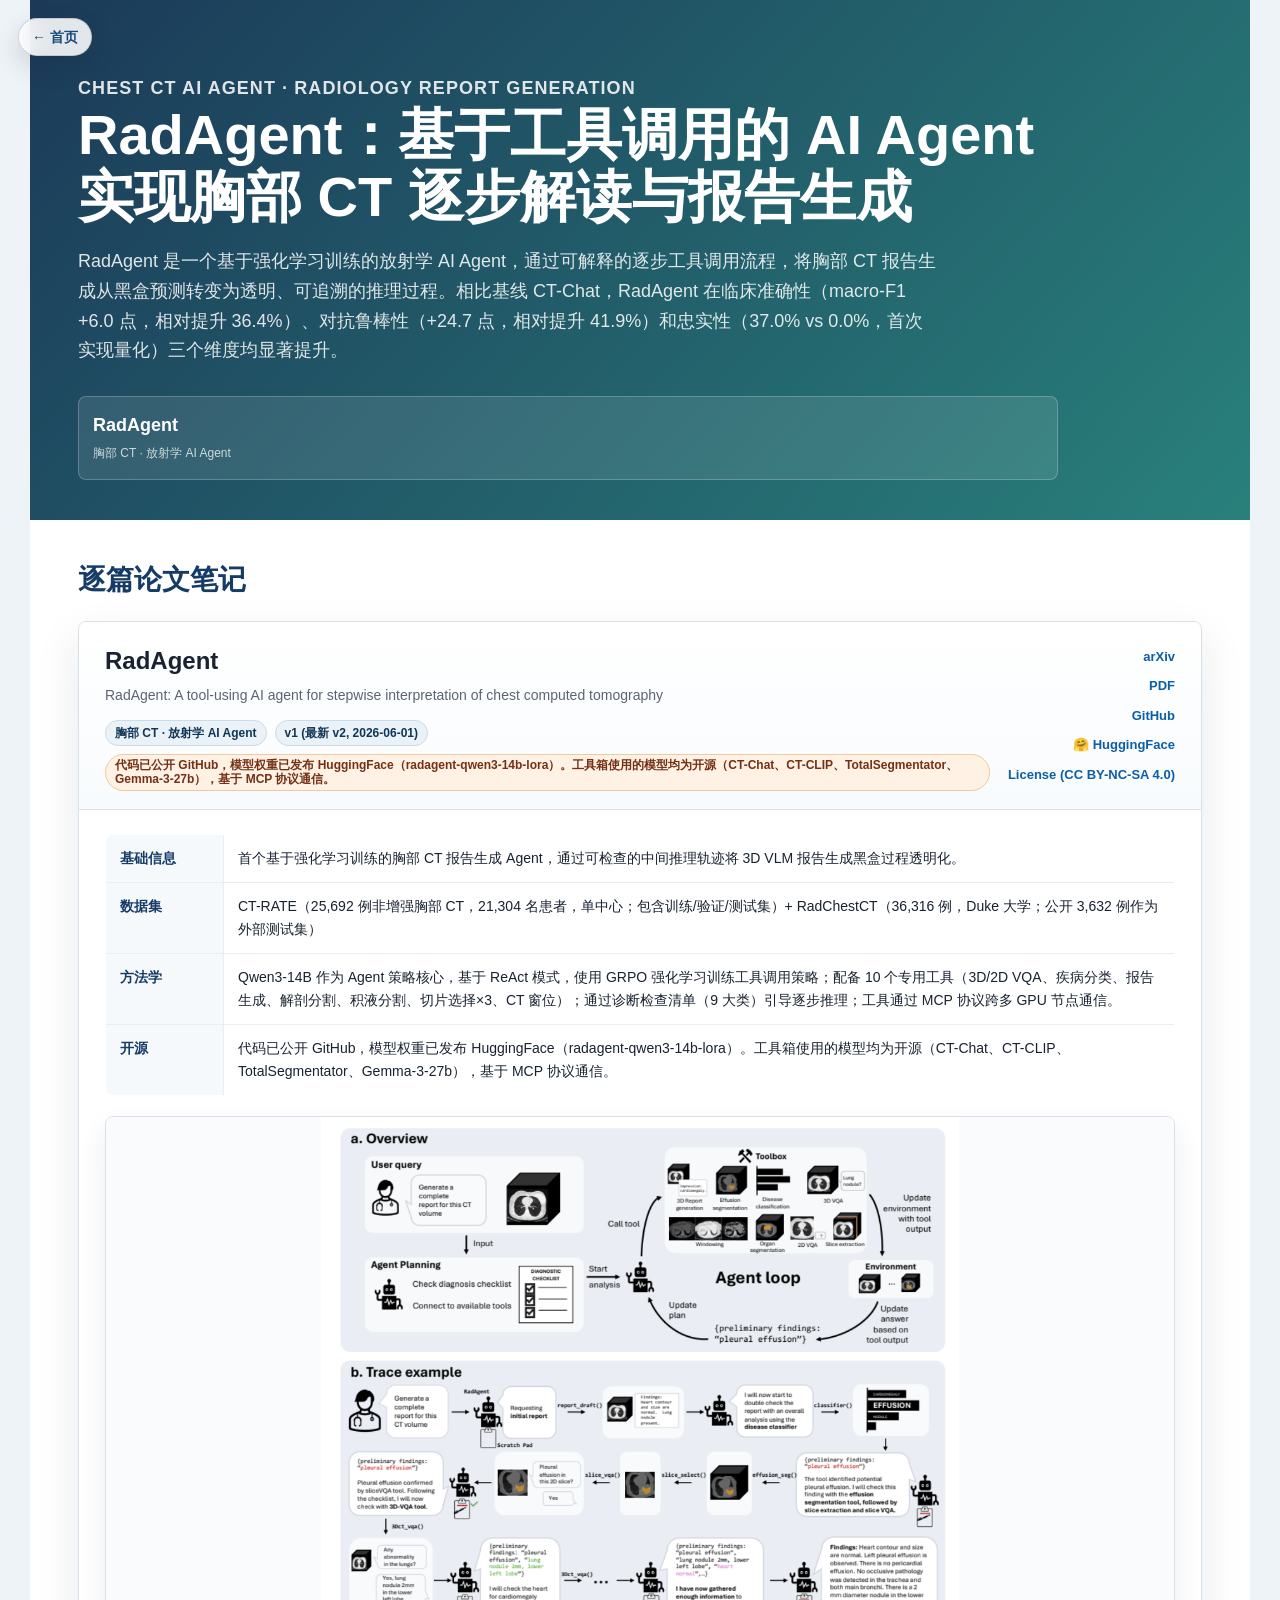
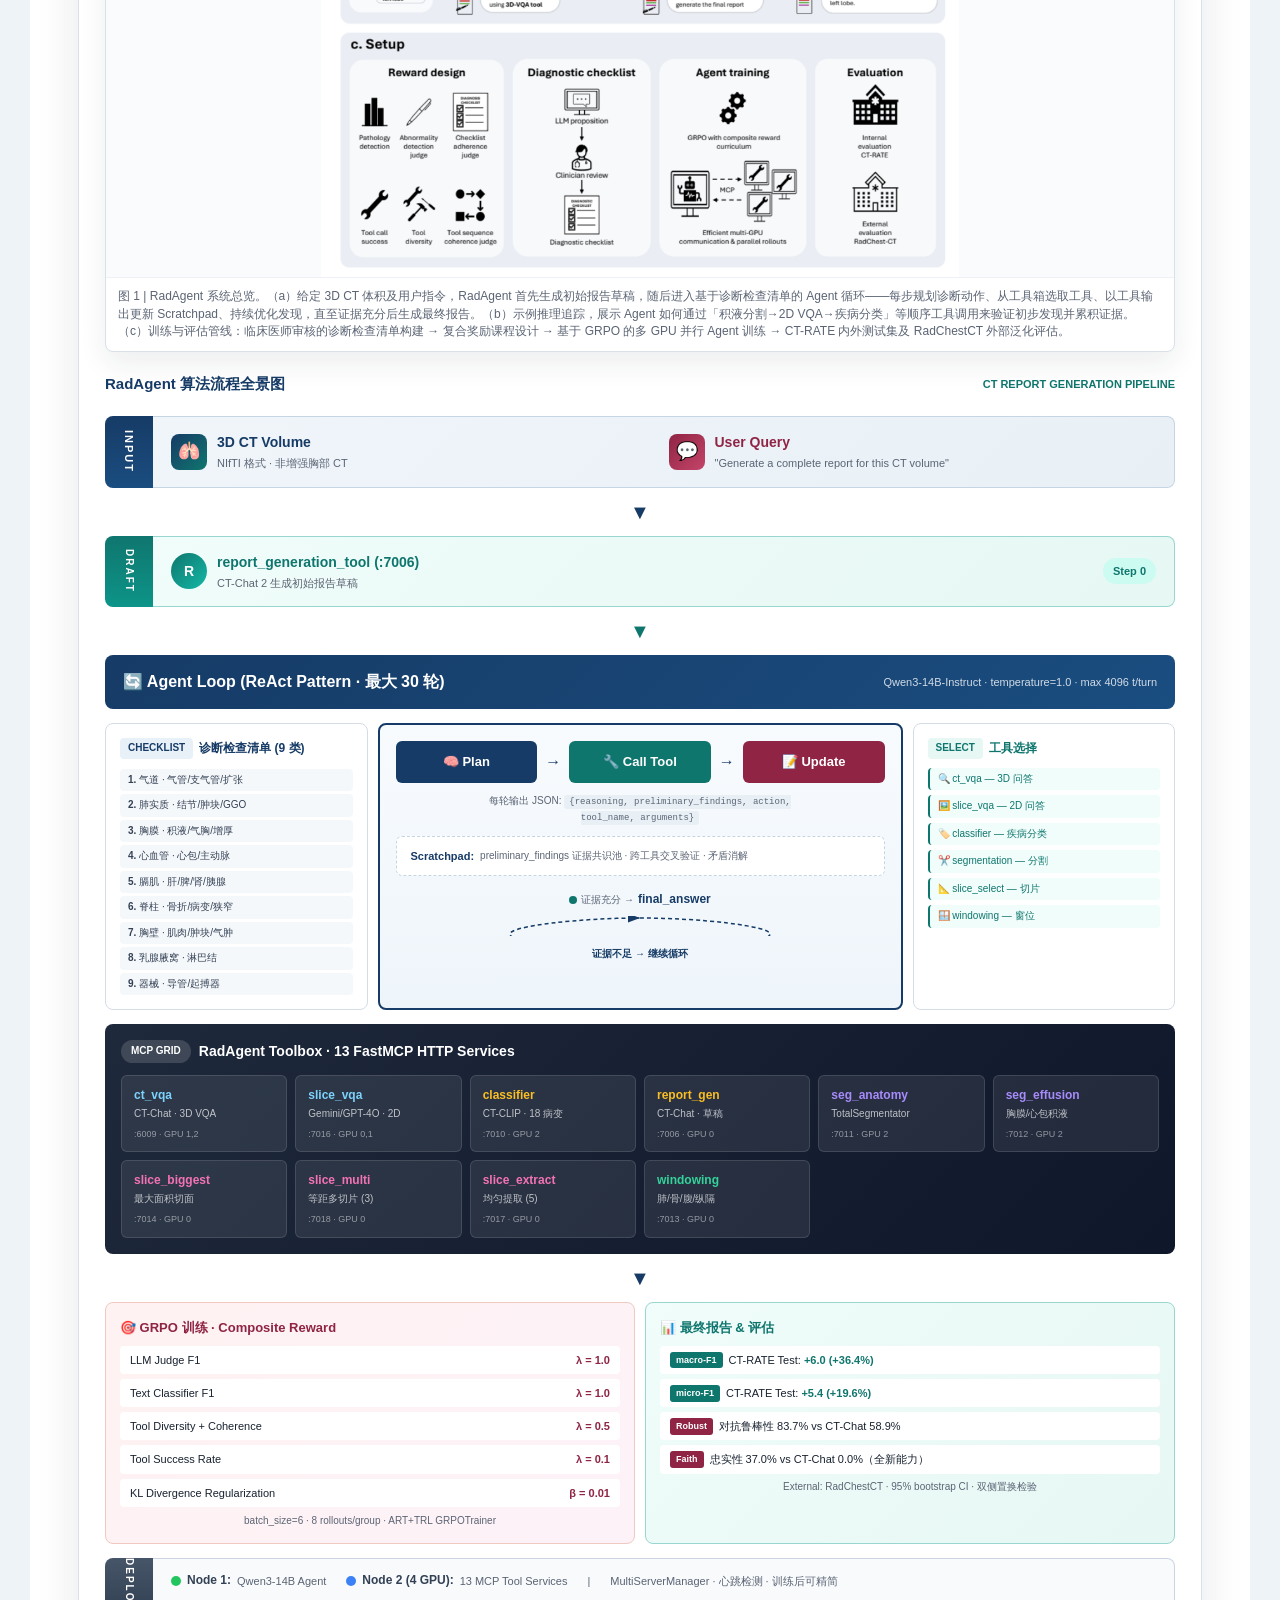
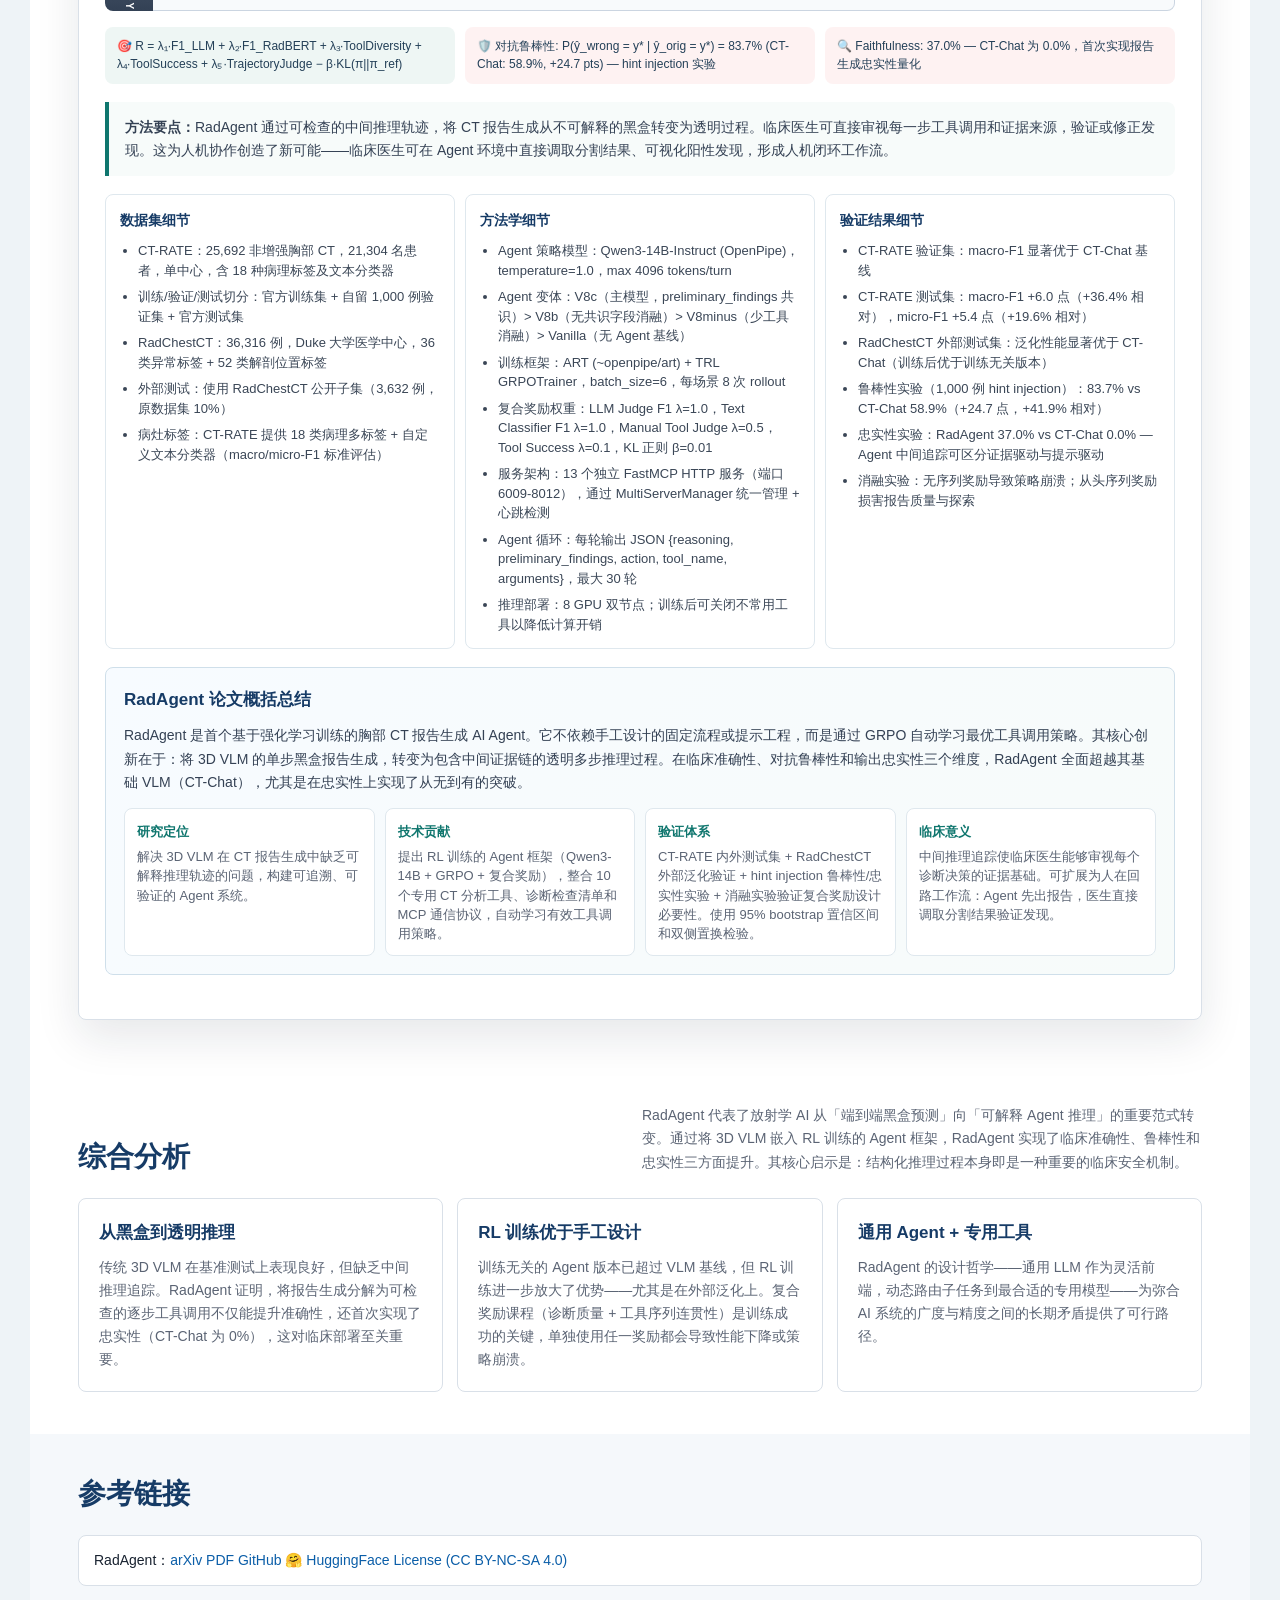
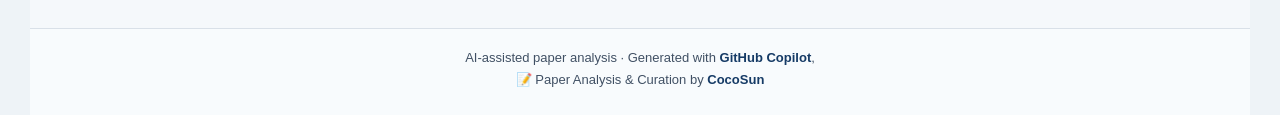
<file: notes/radagent-tool-calling-chest-ct/index.html>
<!DOCTYPE html>
<html lang="zh-CN">
<head>
  <meta charset="UTF-8">
  <meta name="viewport" content="width=device-width, initial-scale=1.0">
  <title>RadAgent：基于工具调用的 AI Agent 实现胸部 CT 逐步解读与报告生成</title>
  <style>
:root {
  --ink: #182230;
  --muted: #5b6474;
  --line: #d9e0e8;
  --soft: #f5f8fb;
  --blue: #163b66;
  --teal: #0f766e;
  --wine: #8f2444;
  --shadow: 0 18px 44px rgba(24, 34, 48, 0.10);
  --radius: 8px;
}

* { box-sizing: border-box; }
html { scroll-behavior: smooth; }
body {
  margin: 0;
  color: var(--ink);
  font-family: -apple-system, BlinkMacSystemFont, "Segoe UI", "PingFang SC", "Hiragino Sans GB", "Microsoft YaHei", Arial, sans-serif;
  background: #eef3f7;
  line-height: 1.65;
}
a { color: #0b5ea8; text-decoration: none; }
a:hover { text-decoration: underline; }
.page { max-width: 1220px; margin: 0 auto; background: #fff; }
.hero {
  position: relative;
  padding: 56px 48px 40px;
  color: #fff;
  background: linear-gradient(132deg, rgba(18, 50, 82, 0.96), rgba(11, 111, 105, 0.88));
  overflow: hidden;
}
.hero-content { position: relative; z-index: 1; max-width: 980px; }
.eyebrow { margin: 0 0 14px; color: #b9e7e1; font-size: 14px; font-weight: 800; letter-spacing: 0.06em; text-transform: uppercase; }
h1 { margin: 0; font-size: clamp(30px, 5vw, 56px); line-height: 1.12; letter-spacing: 0; }
.hero p { max-width: 860px; margin: 18px 0 0; color: rgba(255,255,255,0.86); font-size: 18px; }
.hero-grid { display: grid; grid-template-columns: repeat(auto-fit, minmax(190px, 1fr)); gap: 10px; margin-top: 30px; }
.organ-pill {
  display: block;
  min-height: 84px;
  padding: 14px;
  border: 1px solid rgba(255,255,255,0.22);
  border-radius: var(--radius);
  background: rgba(255,255,255,0.10);
  color: #fff;
  text-decoration: none;
}
.organ-pill:hover { background: rgba(255,255,255,0.16); text-decoration: none; }
.organ-pill strong { display: block; font-size: 18px; }
.organ-pill span { display: block; margin-top: 4px; color: rgba(255,255,255,0.76); font-size: 12px; line-height: 1.35; }
section { padding: 42px 48px; }
section.band { background: var(--soft); }
.section-head { display: flex; align-items: flex-end; justify-content: space-between; gap: 24px; margin-bottom: 24px; }
h2 { margin: 0; color: var(--blue); font-size: 28px; line-height: 1.25; letter-spacing: 0; }
.section-note { max-width: 560px; margin: 0; color: var(--muted); font-size: 14px; }
.metric-grid { display: grid; grid-template-columns: repeat(auto-fit, minmax(220px, 1fr)); gap: 14px; }
.metric { padding: 20px; border: 1px solid var(--line); border-radius: var(--radius); background: #fff; }
.metric .value { display: block; color: var(--wine); font-size: 28px; font-weight: 900; line-height: 1.1; }
.metric .label { display: block; margin-top: 9px; color: var(--muted); font-size: 13px; }
.model-stack { display: grid; gap: 22px; }
.model-card { border: 1px solid var(--line); border-radius: var(--radius); background: #fff; box-shadow: var(--shadow); overflow: hidden; scroll-margin-top: 18px; }
.model-head { display: grid; grid-template-columns: 1fr auto; gap: 18px; padding: 24px 26px 18px; border-bottom: 1px solid var(--line); background: linear-gradient(180deg, #fff, #f8fbfd); }
.model-title h3 { margin: 0; color: var(--ink); font-size: 24px; line-height: 1.25; letter-spacing: 0; }
.paper-title { margin: 8px 0 0; color: var(--muted); font-size: 14px; }
.badge-row { display: flex; flex-wrap: wrap; gap: 8px; margin-top: 13px; }
.tag, .status { display: inline-flex; align-items: center; min-height: 26px; padding: 3px 9px; border-radius: 999px; font-size: 12px; font-weight: 800; line-height: 1.2; }
.tag { color: #123655; background: #eaf2f8; border: 1px solid #c9dceb; }
.status { color: #743017; background: #fff1e3; border: 1px solid #f0c99e; }
.model-links { display: flex; flex-direction: column; align-items: flex-end; gap: 8px; font-size: 13px; font-weight: 800; }
.model-body { display: grid; grid-template-columns: 1fr; gap: 20px; padding: 24px 26px 26px; }
.info-table { width: 100%; border-collapse: collapse; font-size: 14px; table-layout: fixed; border: 1px solid #e6edf3; border-radius: var(--radius); overflow: hidden; }
.info-table th, .info-table td { padding: 12px 14px; border-bottom: 1px solid #e9eef3; vertical-align: top; text-align: left; }
.info-table th { width: 118px; color: var(--blue); font-weight: 900; background: #f5f9fc; border-right: 1px solid #e9eef3; }
.info-table tr:last-child th, .info-table tr:last-child td { border-bottom: 0; }
.paper-figure { margin: 0 0 20px; border: 1px solid var(--line); border-radius: var(--radius); background: #fff; overflow: hidden; box-shadow: 0 12px 28px rgba(24,34,48,0.08); }
.paper-figure img { display: block; width: 100%; max-height: 760px; object-fit: contain; background: #f9fbfd; }
.paper-figure figcaption { padding: 10px 12px; border-top: 1px solid #edf1f5; color: var(--muted); font-size: 12px; line-height: 1.45; }
.method-visual { margin: 2px 0 18px; padding: 16px; border: 1px solid #dce6ed; border-radius: var(--radius); background: linear-gradient(135deg, rgba(22,59,102,0.05), rgba(15,118,110,0.06)), #fbfdfe; }
.visual-title { display: flex; align-items: center; justify-content: space-between; gap: 12px; margin-bottom: 12px; color: var(--blue); font-size: 13px; font-weight: 900; }
.visual-title span { color: var(--muted); font-size: 11px; font-weight: 800; text-transform: uppercase; }
.method-lane { display: grid; grid-template-columns: repeat(auto-fit, minmax(190px, 1fr)); gap: 12px; align-items: stretch; margin-top: 10px; padding: 12px; border: 1px solid #d8e5ec; border-radius: var(--radius); background: #fff; }
.lane-title { grid-column: 1 / -1; padding: 10px 12px; border-radius: var(--radius); color: #fff; background: var(--blue); font-size: 13px; font-weight: 900; text-align: center; line-height: 1.3; }
.method-box { padding: 10px; border: 1px solid #dfe8ee; border-radius: var(--radius); background: #f9fcfd; }
.method-box b { display: block; color: var(--ink); font-size: 12px; line-height: 1.35; }
.method-box small { display: block; margin-top: 5px; color: var(--muted); font-size: 11px; line-height: 1.38; }
.formula-strip { display: grid; grid-template-columns: repeat(auto-fit, minmax(260px, 1fr)); gap: 10px; margin-top: 12px; }
.formula { padding: 11px 12px; border-radius: var(--radius); background: #eef6f4; color: #244058; font-size: 12px; line-height: 1.45; }
.mini-chip-grid { display: grid; grid-template-columns: repeat(auto-fit, minmax(140px, 1fr)); gap: 8px; margin-top: 12px; }
.mini-chip { padding: 8px 9px; border: 1px solid #dde7ed; border-radius: var(--radius); background: #fff; color: #405064; font-size: 12px; font-weight: 800; text-align: center; }
.method-detail { margin: 0 0 18px; padding: 14px 16px; border-left: 4px solid var(--teal); border-radius: 0 var(--radius) var(--radius) 0; background: #f7fbfa; color: #344154; font-size: 14px; }
.deep-dive { display: grid; grid-template-columns: repeat(auto-fit, minmax(280px, 1fr)); gap: 10px; margin: 0 0 18px; }
.note-panel { padding: 14px; border: 1px solid #dfe8ee; border-radius: var(--radius); background: #fff; }
.note-panel h4 { margin: 0 0 9px; color: var(--blue); font-size: 14px; letter-spacing: 0; }
.note-panel ul { display: grid; gap: 7px; margin: 0; padding: 0 0 0 18px; color: #3a4656; font-size: 13px; line-height: 1.5; }
.paper-summary { margin: 0 0 18px; padding: 18px; border: 1px solid #cfdfea; border-radius: var(--radius); background: linear-gradient(135deg, #f7fbff, #f7fbfa); }
.paper-summary h4 { margin: 0 0 10px; color: var(--blue); font-size: 17px; letter-spacing: 0; }
.paper-summary p { margin: 0 0 14px; color: #344154; font-size: 14px; }
.summary-grid { display: grid; grid-template-columns: repeat(auto-fit, minmax(230px, 1fr)); gap: 10px; }
.summary-item { padding: 12px; border: 1px solid #dfe8ee; border-radius: var(--radius); background: #fff; }
.summary-item b { display: block; margin-bottom: 5px; color: var(--teal); font-size: 13px; }
.summary-item span { display: block; color: var(--muted); font-size: 13px; line-height: 1.48; }
.table-wrap { overflow-x: auto; border: 1px solid var(--line); border-radius: var(--radius); background: #fff; }
.comparison { width: 100%; min-width: 900px; border-collapse: collapse; font-size: 13px; }
.comparison th, .comparison td { padding: 12px 14px; border-bottom: 1px solid #edf1f5; text-align: left; vertical-align: top; }
.comparison th { color: #fff; background: var(--blue); font-weight: 900; }
.insight-grid { display: grid; grid-template-columns: repeat(auto-fit, minmax(260px, 1fr)); gap: 14px; }
.insight { padding: 20px; border: 1px solid var(--line); border-radius: var(--radius); background: #fff; }
.insight h3 { margin: 0 0 9px; color: var(--blue); font-size: 17px; }
.insight p { margin: 0; color: var(--muted); font-size: 14px; }
.refs { display: grid; grid-template-columns: repeat(auto-fit, minmax(260px, 1fr)); gap: 12px; margin: 0; padding: 0; list-style: none; }
.refs li { padding: 13px 15px; border: 1px solid var(--line); border-radius: var(--radius); background: #fff; font-size: 14px; }
.footnote { margin-top: 18px; color: var(--muted); font-size: 12px; }
.site-credit { padding: 18px 48px 24px; border-top: 1px solid var(--line); background: #f8fbfd; color: #405064; text-align: center; font-size: 13px; line-height: 1.7; }
.site-credit strong { color: var(--blue); font-weight: 900; }
@media (max-width: 640px) {
  .hero, section, .site-credit { padding-left: 18px; padding-right: 18px; }
  .model-head { display: block; }
  .model-links { align-items: flex-start; margin-top: 14px; }
  .model-head, .model-body { padding-left: 18px; padding-right: 18px; }
  .info-table th { width: 90px; }
  .paper-figure img { max-height: 420px; }
}

  </style>
</head>
<body>
  <main class="page">

      <header class="hero">
        <div class="hero-content">
          <p class="eyebrow">Chest CT AI Agent · Radiology Report Generation</p>
          <h1>RadAgent：基于工具调用的 AI Agent 实现胸部 CT 逐步解读与报告生成</h1>
          <p>RadAgent 是一个基于强化学习训练的放射学 AI Agent，通过可解释的逐步工具调用流程，将胸部 CT 报告生成从黑盒预测转变为透明、可追溯的推理过程。相比基线 CT-Chat，RadAgent 在临床准确性（macro-F1 +6.0 点，相对提升 36.4%）、对抗鲁棒性（+24.7 点，相对提升 41.9%）和忠实性（37.0% vs 0.0%，首次实现量化）三个维度均显著提升。</p>
          <div class="hero-grid" aria-label="论文导航"><a class="organ-pill" href="#paper-radagent"><strong>RadAgent</strong><span>胸部 CT · 放射学 AI Agent</span></a></div>
        </div>
      </header>
      <section><div class="section-head"><h2>逐篇论文笔记</h2></div><div class="model-stack">
      <article class="model-card" id="paper-radagent">
        <div class="model-head">
          <div class="model-title">
            <h3>RadAgent</h3>
            <p class="paper-title">RadAgent: A tool-using AI agent for stepwise interpretation of chest computed tomography</p>
            <div class="badge-row"><span class="tag">胸部 CT · 放射学 AI Agent</span><span class="tag">v1 (最新 v2, 2026-06-01)</span><span class="status">代码已公开 GitHub，模型权重已发布 HuggingFace（radagent-qwen3-14b-lora）。工具箱使用的模型均为开源（CT-Chat、CT-CLIP、TotalSegmentator、Gemma-3-27b），基于 MCP 协议通信。</span></div>
          </div>
          <div class="model-links"><a href="https://arxiv.org/abs/2604.15231v1" target="_blank" rel="noopener">arXiv</a>
<a href="https://arxiv.org/pdf/2604.15231v1" target="_blank" rel="noopener">PDF</a>
<a href="https://github.com/eth-medical-ai-lab/rad-agent" target="_blank" rel="noopener">GitHub</a>
<a href="https://huggingface.co/RadAgent/radagent-qwen3-14b-lora" target="_blank" rel="noopener">🤗 HuggingFace</a>
<a href="http://creativecommons.org/licenses/by-nc-sa/4.0/" target="_blank" rel="noopener">License (CC BY-NC-SA 4.0)</a></div>
        </div>
        <div class="model-body">
          <table class="info-table">
            <tr><th>基础信息</th><td>首个基于强化学习训练的胸部 CT 报告生成 Agent，通过可检查的中间推理轨迹将 3D VLM 报告生成黑盒过程透明化。</td></tr>
            <tr><th>数据集</th><td>CT-RATE（25,692 例非增强胸部 CT，21,304 名患者，单中心；包含训练/验证/测试集）+ RadChestCT（36,316 例，Duke 大学；公开 3,632 例作为外部测试集）</td></tr>
            <tr><th>方法学</th><td>Qwen3-14B 作为 Agent 策略核心，基于 ReAct 模式，使用 GRPO 强化学习训练工具调用策略；配备 10 个专用工具（3D/2D VQA、疾病分类、报告生成、解剖分割、积液分割、切片选择×3、CT 窗位）；通过诊断检查清单（9 大类）引导逐步推理；工具通过 MCP 协议跨多 GPU 节点通信。</td></tr>
            <tr><th>开源</th><td>代码已公开 GitHub，模型权重已发布 HuggingFace（radagent-qwen3-14b-lora）。工具箱使用的模型均为开源（CT-Chat、CT-CLIP、TotalSegmentator、Gemma-3-27b），基于 MCP 协议通信。</td></tr>
          </table>
          <div>
            
          <figure class="paper-figure">
            <img src="assets/paper_figure1.png" alt="RadAgent figure">
            <figcaption>图 1 | RadAgent 系统总览。（a）给定 3D CT 体积及用户指令，RadAgent 首先生成初始报告草稿，随后进入基于诊断检查清单的 Agent 循环——每步规划诊断动作、从工具箱选取工具、以工具输出更新 Scratchpad、持续优化发现，直至证据充分后生成最终报告。（b）示例推理追踪，展示 Agent 如何通过「积液分割→2D VQA→疾病分类」等顺序工具调用来验证初步发现并累积证据。（c）训练与评估管线：临床医师审核的诊断检查清单构建 → 复合奖励课程设计 → 基于 GRPO 的多 GPU 并行 Agent 训练 → CT-RATE 内外测试集及 RadChestCT 外部泛化评估。</figcaption>
          </figure>
        
            
      <div class="method-visual" style="padding:0;border:none;background:none;">
        <div class="visual-title" style="margin-bottom:20px;font-size:15px;">RadAgent 算法流程全景图<span style="color:#0f766e;">CT Report Generation Pipeline</span></div>

        <!-- ====== PIPELINE FLOW ====== -->
        <div style="display:grid;gap:14px;">

          <!-- Stage: Input -->
          <div style="display:flex;align-items:stretch;gap:0;">
            <div style="width:48px;display:flex;align-items:center;justify-content:center;background:linear-gradient(180deg,#163b66,#1a4d80);border-radius:8px 0 0 8px;color:#fff;font-size:11px;font-weight:900;writing-mode:vertical-rl;letter-spacing:2px;flex-shrink:0;">INPUT</div>
            <div style="flex:1;display:grid;grid-template-columns:1fr 1fr;gap:10px;padding:14px 18px;background:linear-gradient(135deg,#f0f5fa,#e8f0f6);border:1px solid #c5d5e4;border-left:none;border-radius:0 8px 8px 0;">
              <div style="display:flex;align-items:center;gap:10px;">
                <div style="width:36px;height:36px;border-radius:8px;background:linear-gradient(135deg,#163b66,#0f766e);display:flex;align-items:center;justify-content:center;font-size:18px;">🫁</div>
                <div><div style="font-weight:900;font-size:14px;color:#163b66;">3D CT Volume</div><div style="font-size:11px;color:#5b6474;">NIfTI 格式 · 非增强胸部 CT</div></div>
              </div>
              <div style="display:flex;align-items:center;gap:10px;">
                <div style="width:36px;height:36px;border-radius:8px;background:linear-gradient(135deg,#8f2444,#c44569);display:flex;align-items:center;justify-content:center;font-size:18px;">💬</div>
                <div><div style="font-weight:900;font-size:14px;color:#8f2444;">User Query</div><div style="font-size:11px;color:#5b6474;">"Generate a complete report for this CT volume"</div></div>
              </div>
            </div>
          </div>

          <!-- Arrow -->
          <div style="text-align:center;color:#163b66;font-size:20px;line-height:1;">▼</div>

          <!-- Stage: Initial Draft -->
          <div style="display:flex;align-items:stretch;gap:0;">
            <div style="width:48px;display:flex;align-items:center;justify-content:center;background:linear-gradient(180deg,#0f766e,#0d9488);border-radius:8px 0 0 8px;color:#fff;font-size:10px;font-weight:900;writing-mode:vertical-rl;letter-spacing:2px;flex-shrink:0;">DRAFT</div>
            <div style="flex:1;padding:14px 18px;background:linear-gradient(135deg,#f0fdfa,#e6f7f4);border:1px solid #99d6cf;border-left:none;border-radius:0 8px 8px 0;">
              <div style="display:flex;align-items:center;justify-content:space-between;">
                <div style="display:flex;align-items:center;gap:10px;">
                  <div style="width:36px;height:36px;border-radius:50%;background:linear-gradient(135deg,#0f766e,#14b8a6);display:flex;align-items:center;justify-content:center;color:#fff;font-weight:900;font-size:14px;">R</div>
                  <div>
                    <div style="font-weight:900;font-size:14px;color:#0f766e;">report_generation_tool (:7006)</div>
                    <div style="font-size:11px;color:#5b6474;">CT-Chat 2 生成初始报告草稿</div>
                  </div>
                </div>
                <div style="font-size:11px;color:#0f766e;font-weight:800;background:#ccfbf1;padding:4px 10px;border-radius:99px;">Step 0</div>
              </div>
            </div>
          </div>

          <!-- Arrow -->
          <div style="text-align:center;color:#0f766e;font-size:20px;line-height:1;">▼</div>

          <!-- Stage: Agent Loop Header -->
          <div style="background:linear-gradient(135deg,#163b66,#1a4d80);border-radius:8px;padding:14px 18px;color:#fff;">
            <div style="display:flex;align-items:center;justify-content:space-between;">
              <div style="font-weight:900;font-size:16px;">🔄 Agent Loop (ReAct Pattern · 最大 30 轮)</div>
              <div style="font-size:11px;opacity:0.8;">Qwen3-14B-Instruct · temperature=1.0 · max 4096 t/turn</div>
            </div>
          </div>

          <!-- Agent Loop Detail: 3 columns -->
          <div style="display:grid;grid-template-columns:1fr 2fr 1fr;gap:10px;">

            <!-- Left: Checklist -->
            <div style="background:#fff;border:1px solid #d4dce6;border-radius:8px;padding:14px;display:flex;flex-direction:column;gap:6px;">
              <div style="font-weight:900;font-size:12px;color:#163b66;margin-bottom:4px;display:flex;align-items:center;gap:6px;">
                <span style="background:#e8f0f8;padding:2px 8px;border-radius:4px;font-size:10px;">CHECKLIST</span> 诊断检查清单 (9 类)
              </div>
              <div style="display:grid;gap:3px;">
                <div style="font-size:10px;padding:3px 8px;background:#f5f8fb;border-radius:4px;color:#344154;"><b>1.</b> 气道 · 气管/支气管/扩张</div>
                <div style="font-size:10px;padding:3px 8px;background:#f5f8fb;border-radius:4px;color:#344154;"><b>2.</b> 肺实质 · 结节/肿块/GGO</div>
                <div style="font-size:10px;padding:3px 8px;background:#f5f8fb;border-radius:4px;color:#344154;"><b>3.</b> 胸膜 · 积液/气胸/增厚</div>
                <div style="font-size:10px;padding:3px 8px;background:#f5f8fb;border-radius:4px;color:#344154;"><b>4.</b> 心血管 · 心包/主动脉</div>
                <div style="font-size:10px;padding:3px 8px;background:#f5f8fb;border-radius:4px;color:#344154;"><b>5.</b> 膈肌 · 肝/脾/肾/胰腺</div>
                <div style="font-size:10px;padding:3px 8px;background:#f5f8fb;border-radius:4px;color:#344154;"><b>6.</b> 脊柱 · 骨折/病变/狭窄</div>
                <div style="font-size:10px;padding:3px 8px;background:#f5f8fb;border-radius:4px;color:#344154;"><b>7.</b> 胸壁 · 肌肉/肿块/气肿</div>
                <div style="font-size:10px;padding:3px 8px;background:#f5f8fb;border-radius:4px;color:#344154;"><b>8.</b> 乳腺腋窝 · 淋巴结</div>
                <div style="font-size:10px;padding:3px 8px;background:#f5f8fb;border-radius:4px;color:#344154;"><b>9.</b> 器械 · 导管/起搏器</div>
              </div>
            </div>

            <!-- Center: Agent Decision Loop -->
            <div style="background:linear-gradient(180deg,#f8fbfe,#eef5fa);border:2px solid #163b66;border-radius:8px;padding:16px;display:flex;flex-direction:column;align-items:center;gap:10px;">
              <div style="display:flex;align-items:center;gap:8px;width:100%;">
                <div style="flex:1;text-align:center;background:#163b66;color:#fff;padding:10px 0;border-radius:6px;font-weight:900;font-size:13px;">🧠 Plan</div>
                <div style="color:#163b66;font-weight:900;">→</div>
                <div style="flex:1;text-align:center;background:#0f766e;color:#fff;padding:10px 0;border-radius:6px;font-weight:900;font-size:13px;">🔧 Call Tool</div>
                <div style="color:#163b66;font-weight:900;">→</div>
                <div style="flex:1;text-align:center;background:#8f2444;color:#fff;padding:10px 0;border-radius:6px;font-weight:900;font-size:13px;">📝 Update</div>
              </div>
              <div style="font-size:10px;color:#5b6474;text-align:center;max-width:320px;">每轮输出 JSON: <code style="background:#e8f0f6;padding:2px 5px;border-radius:3px;font-size:9px;">{reasoning, preliminary_findings, action, tool_name, arguments}</code></div>
              <div style="display:flex;align-items:center;gap:6px;background:#fff;border:1px dashed #c5d5e4;border-radius:6px;padding:10px 14px;width:100%;">
                <span style="font-weight:900;font-size:11px;color:#163b66;">Scratchpad:</span>
                <span style="font-size:10px;color:#5b6474;">preliminary_findings 证据共识池 · 跨工具交叉验证 · 矛盾消解</span>
              </div>
              <div style="display:flex;align-items:center;gap:4px;margin-top:4px;">
                <div style="width:8px;height:8px;border-radius:50%;background:#0f766e;"></div>
                <div style="font-size:10px;color:#5b6474;">证据充分 →</div>
                <div style="font-weight:900;font-size:12px;color:#163b66;">final_answer</div>
              </div>
              <svg width="280" height="20" style="margin-top:-4px;"><defs><marker id="arrowLoop" markerWidth="8" markerHeight="6" refX="8" refY="3" orient="auto"><path d="M0,0 L8,3 L0,6 Z" fill="#163b66"/></marker></defs><path d="M140,2 C200,2 270,10 270,18 C270,28 200,30 140,30 C80,30 10,28 10,18 C10,10 80,2 140,2" fill="none" stroke="#163b66" stroke-width="1.5" stroke-dasharray="4,3" marker-end="url(#arrowLoop)"/></svg>
              <div style="font-size:10px;color:#163b66;font-weight:800;">证据不足 → 继续循环</div>
            </div>

            <!-- Right: Tool Selection -->
            <div style="background:#fff;border:1px solid #d4dce6;border-radius:8px;padding:14px;display:flex;flex-direction:column;gap:5px;">
              <div style="font-weight:900;font-size:12px;color:#0f766e;margin-bottom:4px;display:flex;align-items:center;gap:6px;">
                <span style="background:#e6f7f4;padding:2px 8px;border-radius:4px;font-size:10px;">SELECT</span> 工具选择
              </div>
              <div style="font-size:10px;padding:3px 8px;background:#f0fdfa;border-radius:4px;color:#0f766e;border-left:2px solid #0f766e;">🔍 ct_vqa — 3D 问答</div>
              <div style="font-size:10px;padding:3px 8px;background:#f0fdfa;border-radius:4px;color:#0f766e;border-left:2px solid #0f766e;">🖼️ slice_vqa — 2D 问答</div>
              <div style="font-size:10px;padding:3px 8px;background:#f0fdfa;border-radius:4px;color:#0f766e;border-left:2px solid #0f766e;">🏷️ classifier — 疾病分类</div>
              <div style="font-size:10px;padding:3px 8px;background:#f0fdfa;border-radius:4px;color:#0f766e;border-left:2px solid #0f766e;">✂️ segmentation — 分割</div>
              <div style="font-size:10px;padding:3px 8px;background:#f0fdfa;border-radius:4px;color:#0f766e;border-left:2px solid #0f766e;">📐 slice_select — 切片</div>
              <div style="font-size:10px;padding:3px 8px;background:#f0fdfa;border-radius:4px;color:#0f766e;border-left:2px solid #0f766e;">🪟 windowing — 窗位</div>
            </div>
          </div>

          <!-- Stage: Toolbox Grid -->
          <div style="background:linear-gradient(135deg,#1e293b,#0f172a);border-radius:8px;padding:16px;color:#fff;">
            <div style="font-weight:900;font-size:14px;margin-bottom:12px;display:flex;align-items:center;gap:8px;">
              <span style="background:rgba(255,255,255,0.15);padding:3px 10px;border-radius:99px;font-size:10px;">MCP GRID</span> RadAgent Toolbox · 13 FastMCP HTTP Services
            </div>
            <div style="display:grid;grid-template-columns:repeat(auto-fit,minmax(160px,1fr));gap:8px;">
              <div style="background:rgba(255,255,255,0.08);border:1px solid rgba(255,255,255,0.12);border-radius:6px;padding:10px 12px;">
                <div style="font-weight:900;font-size:12px;color:#7dd3fc;">ct_vqa</div>
                <div style="font-size:10px;opacity:0.7;">CT-Chat · 3D VQA</div>
                <div style="font-size:9px;opacity:0.5;margin-top:4px;">:6009 · GPU 1,2</div>
              </div>
              <div style="background:rgba(255,255,255,0.08);border:1px solid rgba(255,255,255,0.12);border-radius:6px;padding:10px 12px;">
                <div style="font-weight:900;font-size:12px;color:#7dd3fc;">slice_vqa</div>
                <div style="font-size:10px;opacity:0.7;">Gemini/GPT-4O · 2D</div>
                <div style="font-size:9px;opacity:0.5;margin-top:4px;">:7016 · GPU 0,1</div>
              </div>
              <div style="background:rgba(255,255,255,0.08);border:1px solid rgba(255,255,255,0.12);border-radius:6px;padding:10px 12px;">
                <div style="font-weight:900;font-size:12px;color:#fbbf24;">classifier</div>
                <div style="font-size:10px;opacity:0.7;">CT-CLIP · 18 病变</div>
                <div style="font-size:9px;opacity:0.5;margin-top:4px;">:7010 · GPU 2</div>
              </div>
              <div style="background:rgba(255,255,255,0.08);border:1px solid rgba(255,255,255,0.12);border-radius:6px;padding:10px 12px;">
                <div style="font-weight:900;font-size:12px;color:#fbbf24;">report_gen</div>
                <div style="font-size:10px;opacity:0.7;">CT-Chat · 草稿</div>
                <div style="font-size:9px;opacity:0.5;margin-top:4px;">:7006 · GPU 0</div>
              </div>
              <div style="background:rgba(255,255,255,0.08);border:1px solid rgba(255,255,255,0.12);border-radius:6px;padding:10px 12px;">
                <div style="font-weight:900;font-size:12px;color:#a78bfa;">seg_anatomy</div>
                <div style="font-size:10px;opacity:0.7;">TotalSegmentator</div>
                <div style="font-size:9px;opacity:0.5;margin-top:4px;">:7011 · GPU 2</div>
              </div>
              <div style="background:rgba(255,255,255,0.08);border:1px solid rgba(255,255,255,0.12);border-radius:6px;padding:10px 12px;">
                <div style="font-weight:900;font-size:12px;color:#a78bfa;">seg_effusion</div>
                <div style="font-size:10px;opacity:0.7;">胸膜/心包积液</div>
                <div style="font-size:9px;opacity:0.5;margin-top:4px;">:7012 · GPU 2</div>
              </div>
              <div style="background:rgba(255,255,255,0.08);border:1px solid rgba(255,255,255,0.12);border-radius:6px;padding:10px 12px;">
                <div style="font-weight:900;font-size:12px;color:#f472b6;">slice_biggest</div>
                <div style="font-size:10px;opacity:0.7;">最大面积切面</div>
                <div style="font-size:9px;opacity:0.5;margin-top:4px;">:7014 · GPU 0</div>
              </div>
              <div style="background:rgba(255,255,255,0.08);border:1px solid rgba(255,255,255,0.12);border-radius:6px;padding:10px 12px;">
                <div style="font-weight:900;font-size:12px;color:#f472b6;">slice_multi</div>
                <div style="font-size:10px;opacity:0.7;">等距多切片 (3)</div>
                <div style="font-size:9px;opacity:0.5;margin-top:4px;">:7018 · GPU 0</div>
              </div>
              <div style="background:rgba(255,255,255,0.08);border:1px solid rgba(255,255,255,0.12);border-radius:6px;padding:10px 12px;">
                <div style="font-weight:900;font-size:12px;color:#f472b6;">slice_extract</div>
                <div style="font-size:10px;opacity:0.7;">均匀提取 (5)</div>
                <div style="font-size:9px;opacity:0.5;margin-top:4px;">:7017 · GPU 0</div>
              </div>
              <div style="background:rgba(255,255,255,0.08);border:1px solid rgba(255,255,255,0.12);border-radius:6px;padding:10px 12px;">
                <div style="font-weight:900;font-size:12px;color:#34d399;">windowing</div>
                <div style="font-size:10px;opacity:0.7;">肺/骨/腹/纵隔</div>
                <div style="font-size:9px;opacity:0.5;margin-top:4px;">:7013 · GPU 0</div>
              </div>
            </div>
          </div>

          <!-- Arrow -->
          <div style="text-align:center;color:#163b66;font-size:20px;line-height:1;">▼</div>

          <!-- Stage: Training -->
          <div style="display:grid;grid-template-columns:1fr 1fr;gap:10px;">
            <div style="background:linear-gradient(135deg,#fef2f2,#fdf2f8);border:1px solid #f0c9c0;border-radius:8px;padding:14px;">
              <div style="font-weight:900;font-size:13px;color:#8f2444;margin-bottom:8px;">🎯 GRPO 训练 · Composite Reward</div>
              <div style="display:grid;gap:5px;">
                <div style="display:flex;justify-content:space-between;font-size:11px;background:#fff;padding:5px 10px;border-radius:4px;"><span>LLM Judge F1</span><span style="font-weight:900;color:#8f2444;">λ = 1.0</span></div>
                <div style="display:flex;justify-content:space-between;font-size:11px;background:#fff;padding:5px 10px;border-radius:4px;"><span>Text Classifier F1</span><span style="font-weight:900;color:#8f2444;">λ = 1.0</span></div>
                <div style="display:flex;justify-content:space-between;font-size:11px;background:#fff;padding:5px 10px;border-radius:4px;"><span>Tool Diversity + Coherence</span><span style="font-weight:900;color:#8f2444;">λ = 0.5</span></div>
                <div style="display:flex;justify-content:space-between;font-size:11px;background:#fff;padding:5px 10px;border-radius:4px;"><span>Tool Success Rate</span><span style="font-weight:900;color:#8f2444;">λ = 0.1</span></div>
                <div style="display:flex;justify-content:space-between;font-size:11px;background:#fff;padding:5px 10px;border-radius:4px;"><span>KL Divergence Regularization</span><span style="font-weight:900;color:#8f2444;">β = 0.01</span></div>
              </div>
              <div style="font-size:10px;color:#5b6474;margin-top:6px;text-align:center;">batch_size=6 · 8 rollouts/group · ART+TRL GRPOTrainer</div>
            </div>
            <div style="background:linear-gradient(135deg,#f0fdfa,#e6f7f4);border:1px solid #99d6cf;border-radius:8px;padding:14px;">
              <div style="font-weight:900;font-size:13px;color:#0f766e;margin-bottom:8px;">📊 最终报告 & 评估</div>
              <div style="display:grid;gap:5px;">
                <div style="font-size:11px;background:#fff;padding:5px 10px;border-radius:4px;display:flex;align-items:center;gap:6px;">
                  <span style="background:#0f766e;color:#fff;padding:1px 6px;border-radius:3px;font-size:9px;font-weight:900;">macro-F1</span>
                  <span>CT-RATE Test: <b style="color:#0f766e;">+6.0 (+36.4%)</b></span>
                </div>
                <div style="font-size:11px;background:#fff;padding:5px 10px;border-radius:4px;display:flex;align-items:center;gap:6px;">
                  <span style="background:#0f766e;color:#fff;padding:1px 6px;border-radius:3px;font-size:9px;font-weight:900;">micro-F1</span>
                  <span>CT-RATE Test: <b style="color:#0f766e;">+5.4 (+19.6%)</b></span>
                </div>
                <div style="font-size:11px;background:#fff;padding:5px 10px;border-radius:4px;display:flex;align-items:center;gap:6px;">
                  <span style="background:#8f2444;color:#fff;padding:1px 6px;border-radius:3px;font-size:9px;font-weight:900;">Robust</span>
                  <span>对抗鲁棒性 83.7% vs CT-Chat 58.9%</span>
                </div>
                <div style="font-size:11px;background:#fff;padding:5px 10px;border-radius:4px;display:flex;align-items:center;gap:6px;">
                  <span style="background:#8f2444;color:#fff;padding:1px 6px;border-radius:3px;font-size:9px;font-weight:900;">Faith</span>
                  <span>忠实性 37.0% vs CT-Chat 0.0%（全新能力）</span>
                </div>
                <div style="font-size:10px;color:#5b6474;text-align:center;">External: RadChestCT · 95% bootstrap CI · 双侧置换检验</div>
              </div>
            </div>
          </div>

          <!-- Stage: Deployment -->
          <div style="display:flex;align-items:stretch;gap:0;">
            <div style="width:48px;display:flex;align-items:center;justify-content:center;background:linear-gradient(180deg,#475569,#334155);border-radius:8px 0 0 8px;color:#fff;font-size:10px;font-weight:900;writing-mode:vertical-rl;letter-spacing:2px;flex-shrink:0;">DEPLOY</div>
            <div style="flex:1;padding:12px 18px;background:#f8fafc;border:1px solid #cbd5e1;border-left:none;border-radius:0 8px 8px 0;">
              <div style="display:flex;align-items:center;gap:20px;flex-wrap:wrap;">
                <div style="display:flex;align-items:center;gap:6px;">
                  <div style="width:10px;height:10px;border-radius:50%;background:#22c55e;"></div>
                  <span style="font-size:12px;font-weight:800;color:#334155;">Node 1:</span>
                  <span style="font-size:11px;color:#5b6474;">Qwen3-14B Agent</span>
                </div>
                <div style="display:flex;align-items:center;gap:6px;">
                  <div style="width:10px;height:10px;border-radius:50%;background:#3b82f6;"></div>
                  <span style="font-size:12px;font-weight:800;color:#334155;">Node 2 (4 GPU):</span>
                  <span style="font-size:11px;color:#5b6474;">13 MCP Tool Services</span>
                </div>
                <div style="font-size:11px;color:#5b6474;">|</div>
                <div style="font-size:11px;color:#5b6474;">MultiServerManager · 心跳检测 · 训练后可精简</div>
              </div>
            </div>
          </div>
        </div>

        <div class="formula-strip" style="margin-top:16px;">
          <div class="formula" style="background:#eef6f4;">🎯 R = λ₁·F1_LLM + λ₂·F1_RadBERT + λ₃·ToolDiversity + λ₄·ToolSuccess + λ₅·TrajectoryJudge − β·KL(π||π_ref)</div>
          <div class="formula" style="background:#fef2f2;">🛡️ 对抗鲁棒性: P(ŷ_wrong = y* | ŷ_orig = y*) = 83.7% (CT-Chat: 58.9%, +24.7 pts) — hint injection 实验</div>
          <div class="formula" style="background:#fef2f2;">🔍 Faithfulness: 37.0% — CT-Chat 为 0.0%，首次实现报告生成忠实性量化</div>
        </div>
      </div>
    
            <p class="method-detail"><b>方法要点：</b>RadAgent 通过可检查的中间推理轨迹，将 CT 报告生成从不可解释的黑盒转变为透明过程。临床医生可直接审视每一步工具调用和证据来源，验证或修正发现。这为人机协作创造了新可能——临床医生可在 Agent 环境中直接调取分割结果、可视化阳性发现，形成人机闭环工作流。</p>
            <div class="deep-dive">
              <div class="note-panel"><h4 data-icon="DATA">数据集细节</h4><ul><li>CT-RATE：25,692 非增强胸部 CT，21,304 名患者，单中心，含 18 种病理标签及文本分类器</li><li>训练/验证/测试切分：官方训练集 + 自留 1,000 例验证集 + 官方测试集</li><li>RadChestCT：36,316 例，Duke 大学医学中心，36 类异常标签 + 52 类解剖位置标签</li><li>外部测试：使用 RadChestCT 公开子集（3,632 例，原数据集 10%）</li><li>病灶标签：CT-RATE 提供 18 类病理多标签 + 自定义文本分类器（macro/micro-F1 标准评估）</li></ul></div>
              <div class="note-panel"><h4 data-icon="METH">方法学细节</h4><ul><li>Agent 策略模型：Qwen3-14B-Instruct (OpenPipe)，temperature=1.0，max 4096 tokens/turn</li><li>Agent 变体：V8c（主模型，preliminary_findings 共识）&gt; V8b（无共识字段消融）&gt; V8minus（少工具消融）&gt; Vanilla（无 Agent 基线）</li><li>训练框架：ART (~openpipe/art) + TRL GRPOTrainer，batch_size=6，每场景 8 次 rollout</li><li>复合奖励权重：LLM Judge F1 λ=1.0，Text Classifier F1 λ=1.0，Manual Tool Judge λ=0.5，Tool Success λ=0.1，KL 正则 β=0.01</li><li>服务架构：13 个独立 FastMCP HTTP 服务（端口 6009-8012），通过 MultiServerManager 统一管理 + 心跳检测</li><li>Agent 循环：每轮输出 JSON {reasoning, preliminary_findings, action, tool_name, arguments}，最大 30 轮</li><li>推理部署：8 GPU 双节点；训练后可关闭不常用工具以降低计算开销</li></ul></div>
              <div class="note-panel"><h4 data-icon="VAL">验证结果细节</h4><ul><li>CT-RATE 验证集：macro-F1 显著优于 CT-Chat 基线</li><li>CT-RATE 测试集：macro-F1 +6.0 点（+36.4% 相对），micro-F1 +5.4 点（+19.6% 相对）</li><li>RadChestCT 外部测试集：泛化性能显著优于 CT-Chat（训练后优于训练无关版本）</li><li>鲁棒性实验（1,000 例 hint injection）：83.7% vs CT-Chat 58.9%（+24.7 点，+41.9% 相对）</li><li>忠实性实验：RadAgent 37.0% vs CT-Chat 0.0% — Agent 中间追踪可区分证据驱动与提示驱动</li><li>消融实验：无序列奖励导致策略崩溃；从头序列奖励损害报告质量与探索</li></ul></div>
            </div>
            <div class="paper-summary">
              <h4>RadAgent 论文概括总结</h4>
              <p>RadAgent 是首个基于强化学习训练的胸部 CT 报告生成 AI Agent。它不依赖手工设计的固定流程或提示工程，而是通过 GRPO 自动学习最优工具调用策略。其核心创新在于：将 3D VLM 的单步黑盒报告生成，转变为包含中间证据链的透明多步推理过程。在临床准确性、对抗鲁棒性和输出忠实性三个维度，RadAgent 全面超越其基础 VLM（CT-Chat），尤其是在忠实性上实现了从无到有的突破。</p>
              <div class="summary-grid"><div class="summary-item"><b>研究定位</b><span>解决 3D VLM 在 CT 报告生成中缺乏可解释推理轨迹的问题，构建可追溯、可验证的 Agent 系统。</span></div><div class="summary-item"><b>技术贡献</b><span>提出 RL 训练的 Agent 框架（Qwen3-14B + GRPO + 复合奖励），整合 10 个专用 CT 分析工具、诊断检查清单和 MCP 通信协议，自动学习有效工具调用策略。</span></div><div class="summary-item"><b>验证体系</b><span>CT-RATE 内外测试集 + RadChestCT 外部泛化验证 + hint injection 鲁棒性/忠实性实验 + 消融实验验证复合奖励设计必要性。使用 95% bootstrap 置信区间和双侧置换检验。</span></div><div class="summary-item"><b>临床意义</b><span>中间推理追踪使临床医生能够审视每个诊断决策的证据基础。可扩展为人在回路工作流：Agent 先出报告，医生直接调取分割结果验证发现。</span></div></div>
            </div>
          </div>
        </div>
      </article>
    </div></section>
      
      <section><div class="section-head"><h2>综合分析</h2><p class="section-note">RadAgent 代表了放射学 AI 从「端到端黑盒预测」向「可解释 Agent 推理」的重要范式转变。通过将 3D VLM 嵌入 RL 训练的 Agent 框架，RadAgent 实现了临床准确性、鲁棒性和忠实性三方面提升。其核心启示是：结构化推理过程本身即是一种重要的临床安全机制。</p></div><div class="insight-grid"><div class="insight"><h3>从黑盒到透明推理</h3><p>传统 3D VLM 在基准测试上表现良好，但缺乏中间推理追踪。RadAgent 证明，将报告生成分解为可检查的逐步工具调用不仅能提升准确性，还首次实现了忠实性（CT-Chat 为 0%），这对临床部署至关重要。</p></div><div class="insight"><h3>RL 训练优于手工设计</h3><p>训练无关的 Agent 版本已超过 VLM 基线，但 RL 训练进一步放大了优势——尤其是在外部泛化上。复合奖励课程（诊断质量 + 工具序列连贯性）是训练成功的关键，单独使用任一奖励都会导致性能下降或策略崩溃。</p></div><div class="insight"><h3>通用 Agent + 专用工具</h3><p>RadAgent 的设计哲学——通用 LLM 作为灵活前端，动态路由子任务到最合适的专用模型——为弥合 AI 系统的广度与精度之间的长期矛盾提供了可行路径。</p></div></div></section>
      <section class="band"><div class="section-head"><h2>参考链接</h2></div><ul class="refs"><li>RadAgent：<a href="https://arxiv.org/abs/2604.15231v1" target="_blank" rel="noopener">arXiv</a>
<a href="https://arxiv.org/pdf/2604.15231v1" target="_blank" rel="noopener">PDF</a>
<a href="https://github.com/eth-medical-ai-lab/rad-agent" target="_blank" rel="noopener">GitHub</a>
<a href="https://huggingface.co/RadAgent/radagent-qwen3-14b-lora" target="_blank" rel="noopener">🤗 HuggingFace</a>
<a href="http://creativecommons.org/licenses/by-nc-sa/4.0/" target="_blank" rel="noopener">License (CC BY-NC-SA 4.0)</a></li></ul></section>
      <footer class="site-credit"><div>AI-assisted paper analysis · Generated with <strong>GitHub Copilot</strong>,</div><div>📝 Paper Analysis &amp; Curation by <strong>CocoSun</strong></div></footer>
    
  </main>
<!-- sun-blog-home-link:start -->
<a class="sun-blog-home-link" href="../../" aria-label="返回主页">← 首页</a>
<style>
  .sun-blog-home-link {
    position: fixed;
    top: 18px;
    left: 18px;
    z-index: 2147483647;
    display: inline-flex;
    align-items: center;
    justify-content: center;
    min-height: 38px;
    padding: 8px 13px;
    border: 1px solid rgba(23, 32, 51, 0.16);
    border-radius: 999px;
    background: rgba(255, 255, 255, 0.88);
    box-shadow: 0 10px 26px rgba(23, 32, 51, 0.16);
    color: #174a7c;
    font-family: -apple-system, BlinkMacSystemFont, "Segoe UI", "PingFang SC",
      "Hiragino Sans GB", "Microsoft YaHei", Arial, sans-serif;
    font-size: 14px;
    font-weight: 800;
    line-height: 1;
    text-decoration: none;
    backdrop-filter: blur(10px);
  }

  .sun-blog-home-link:hover {
    color: #8f2444;
    text-decoration: none;
  }

  @media (max-width: 720px) {
    .sun-blog-home-link {
      top: 12px;
      left: 12px;
      min-height: 34px;
      padding: 7px 11px;
      font-size: 13px;
    }
  }
</style>
<!-- sun-blog-home-link:end -->
</body>
</html>
</file>
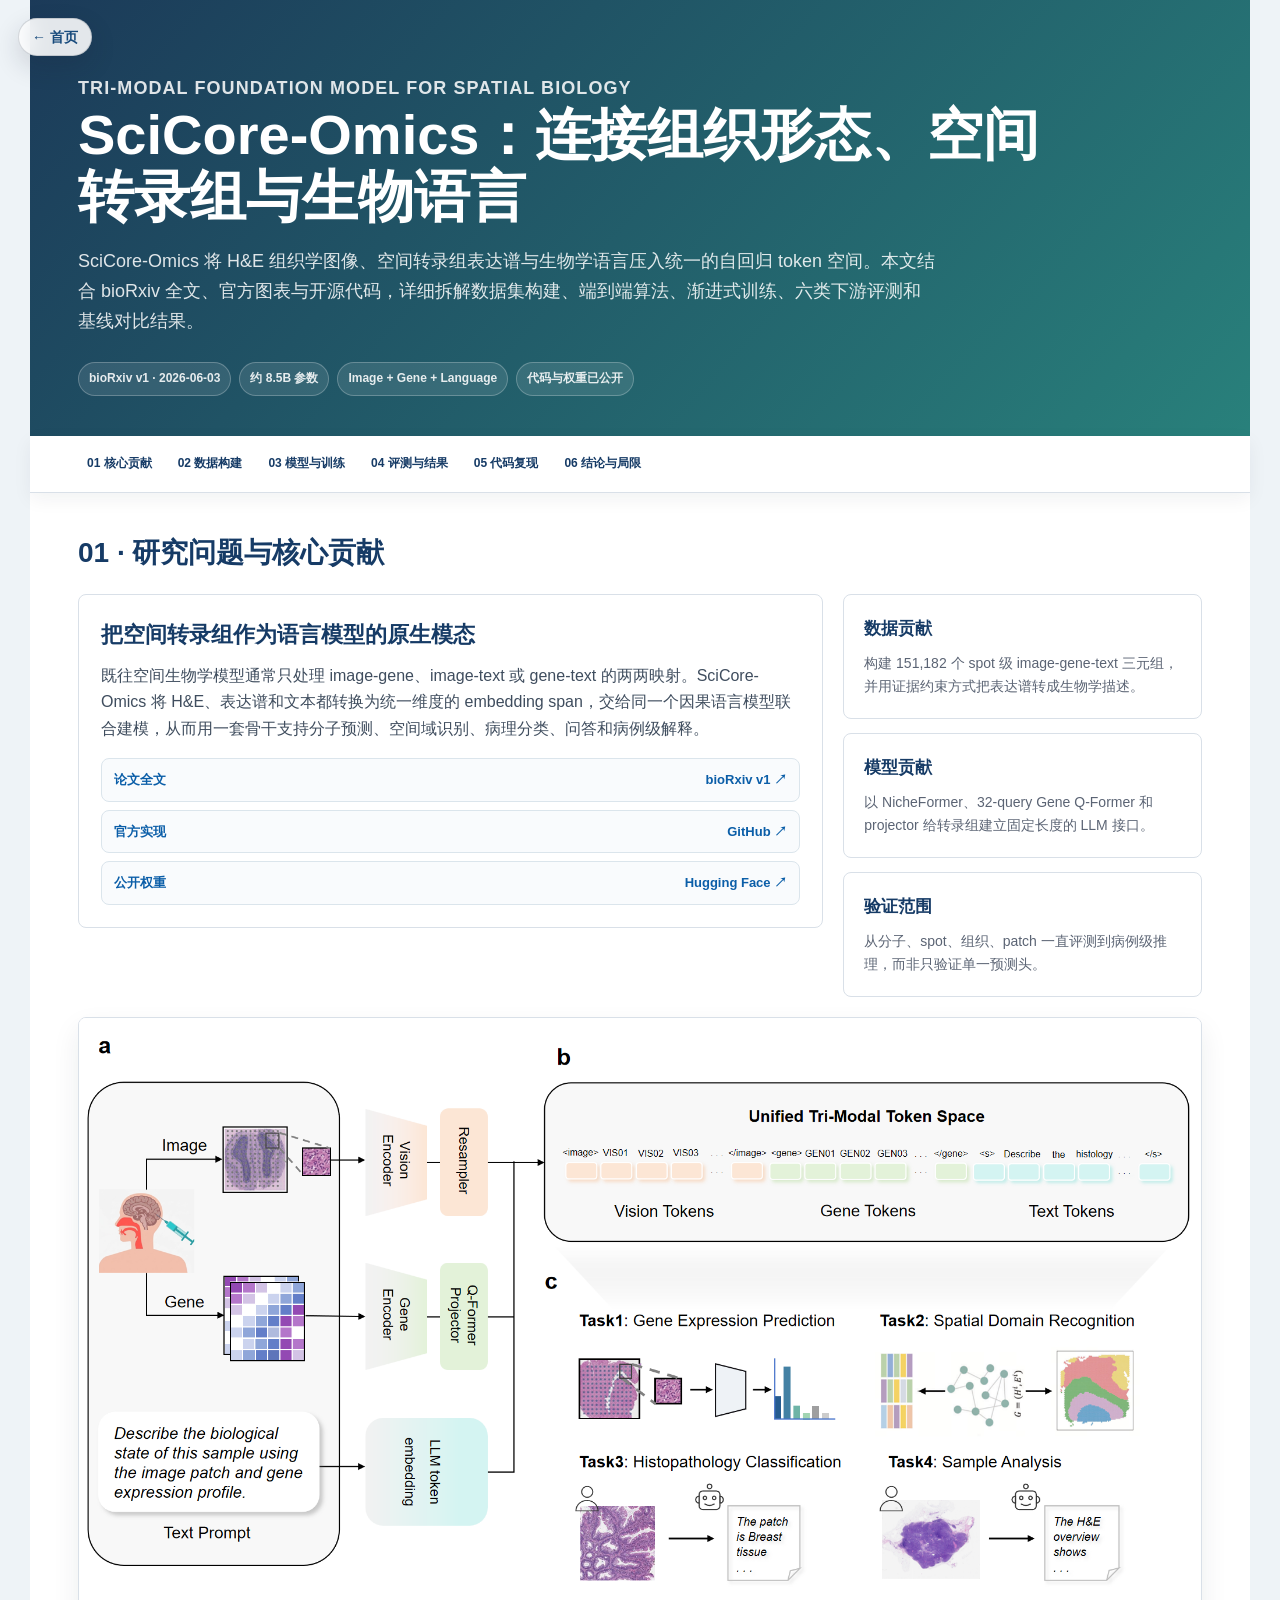
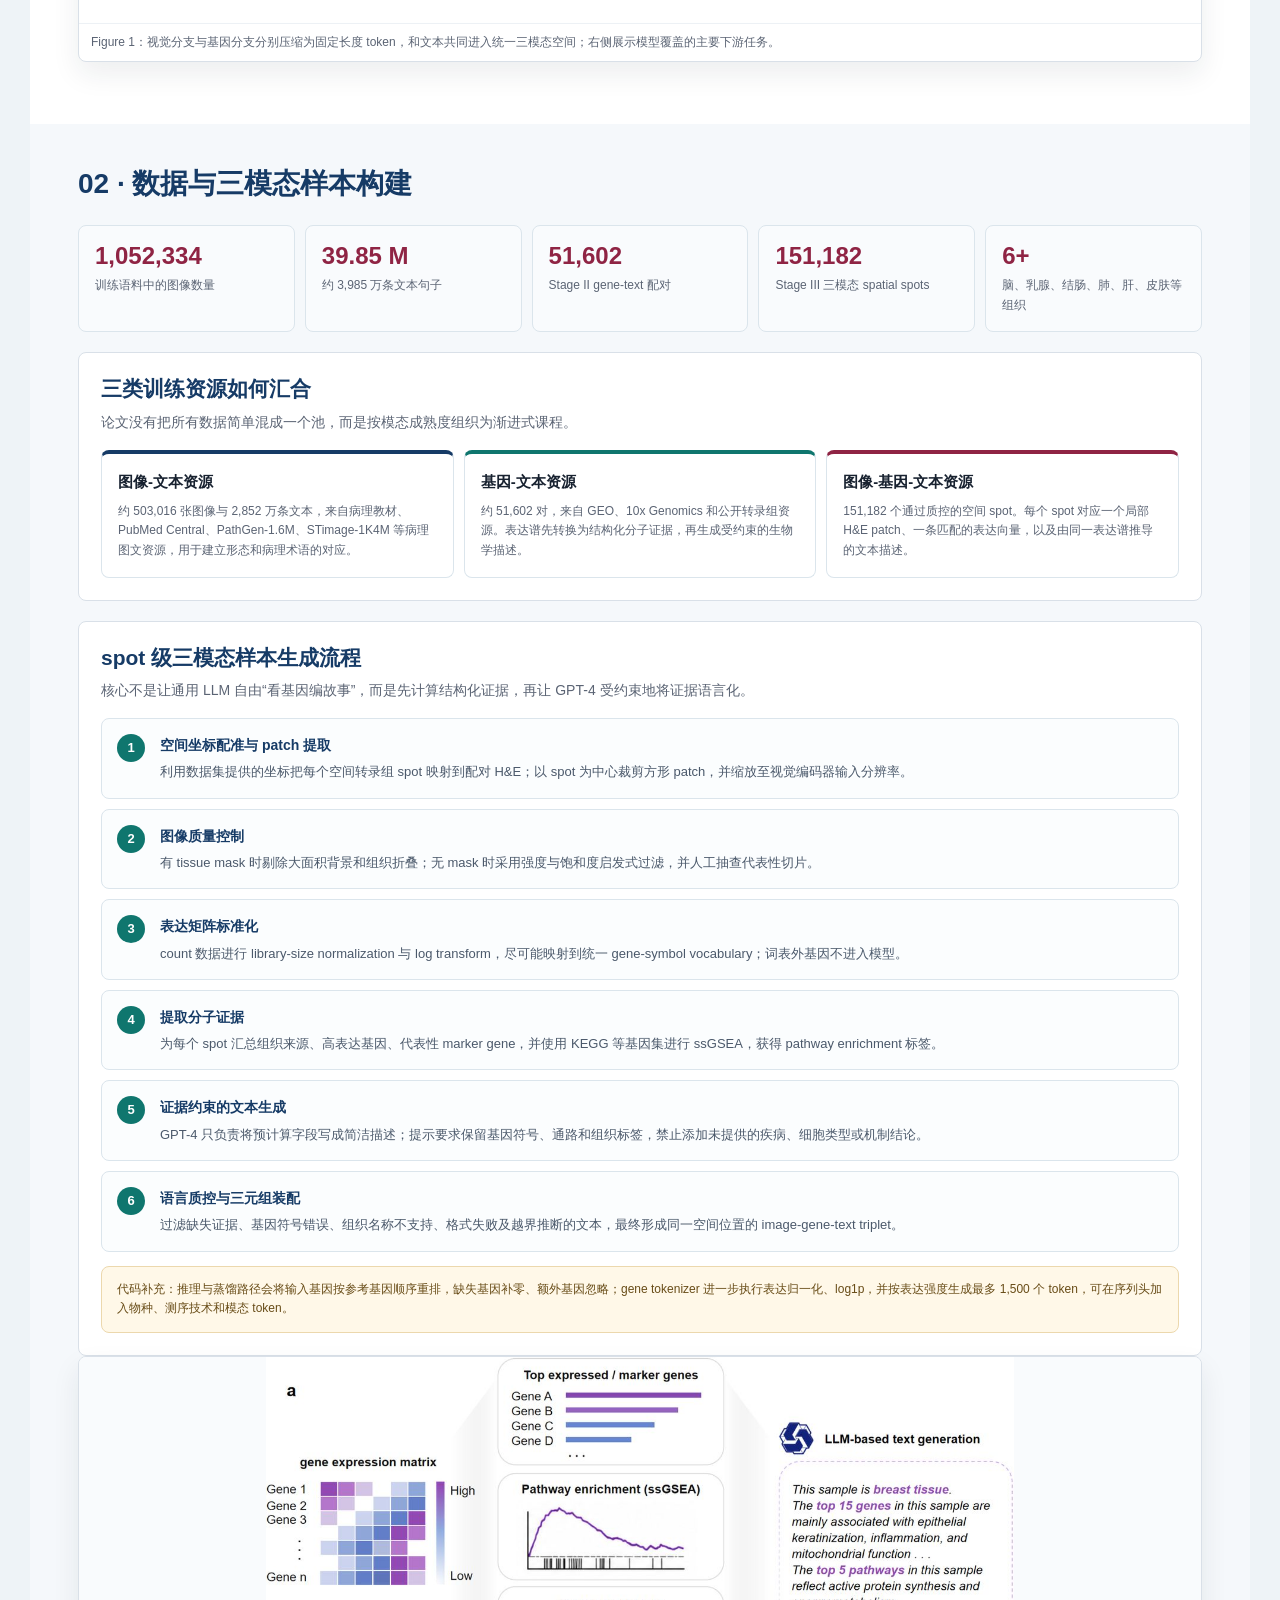
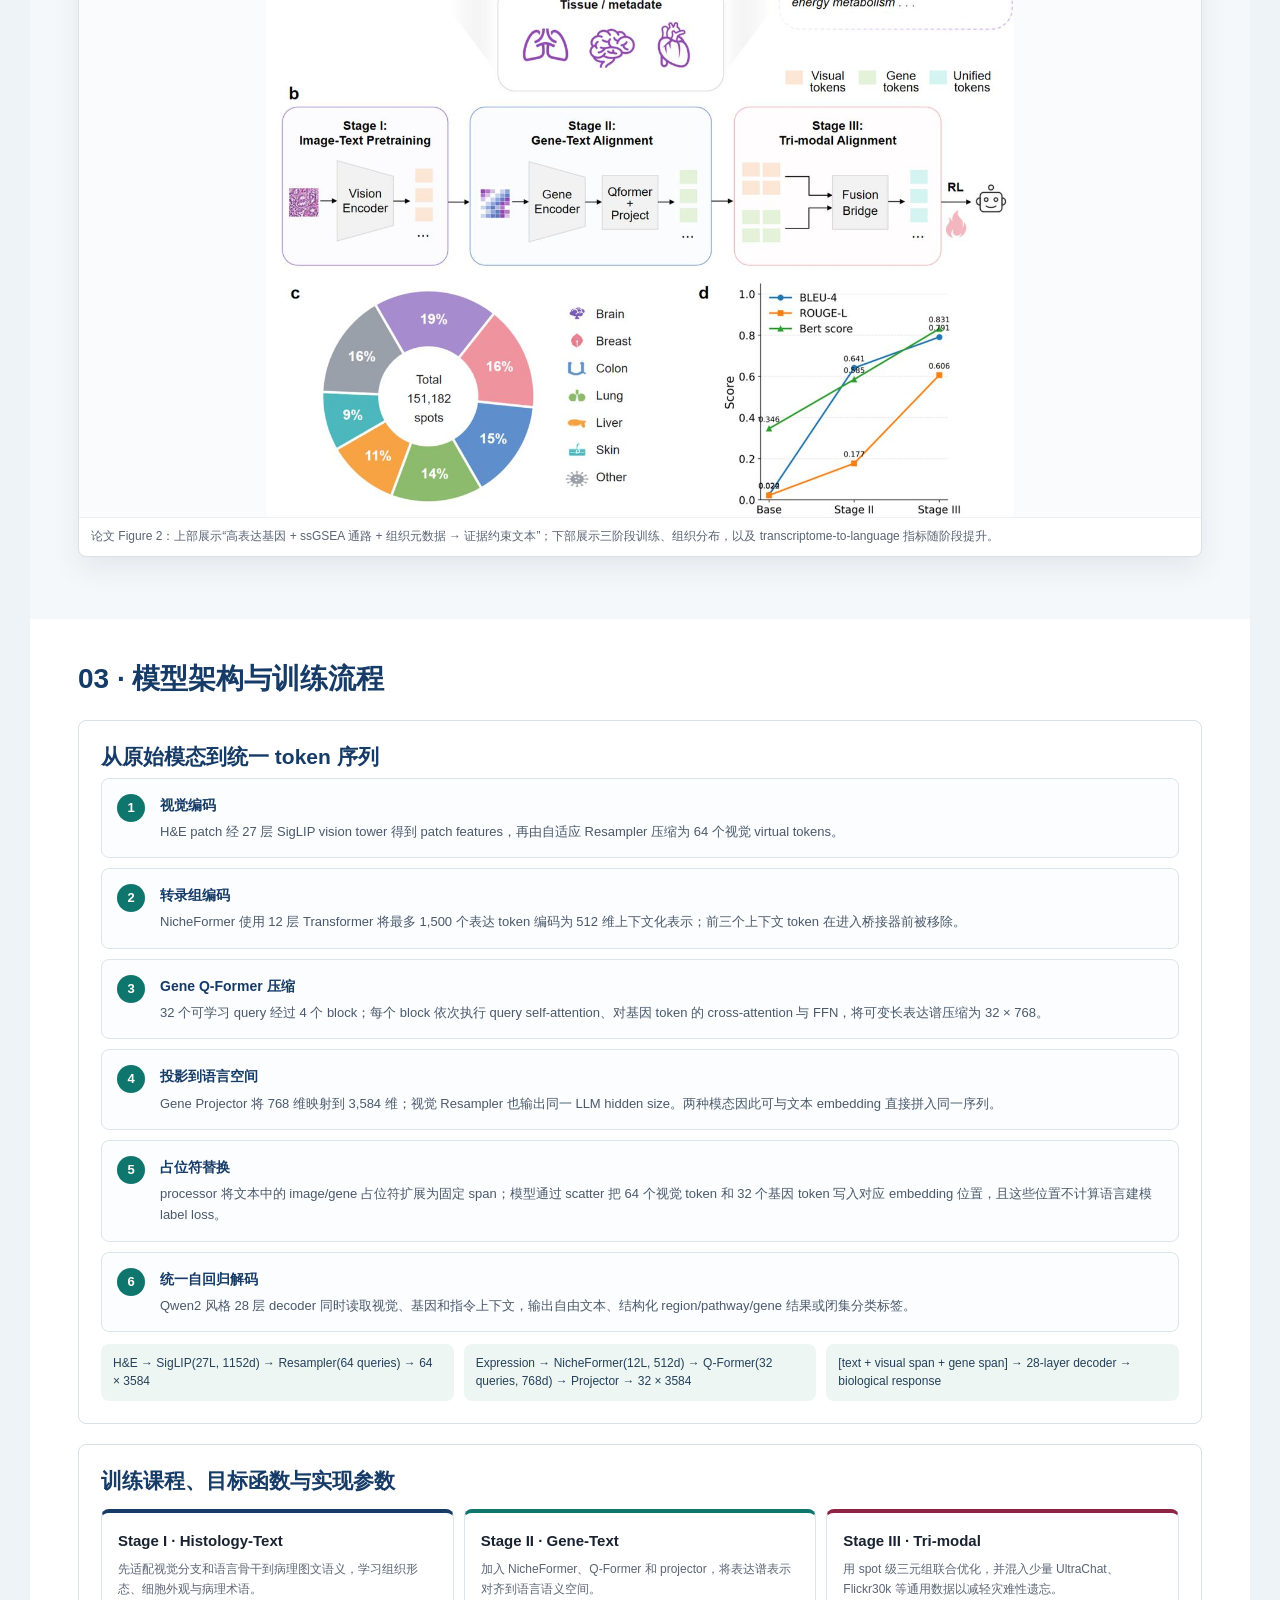
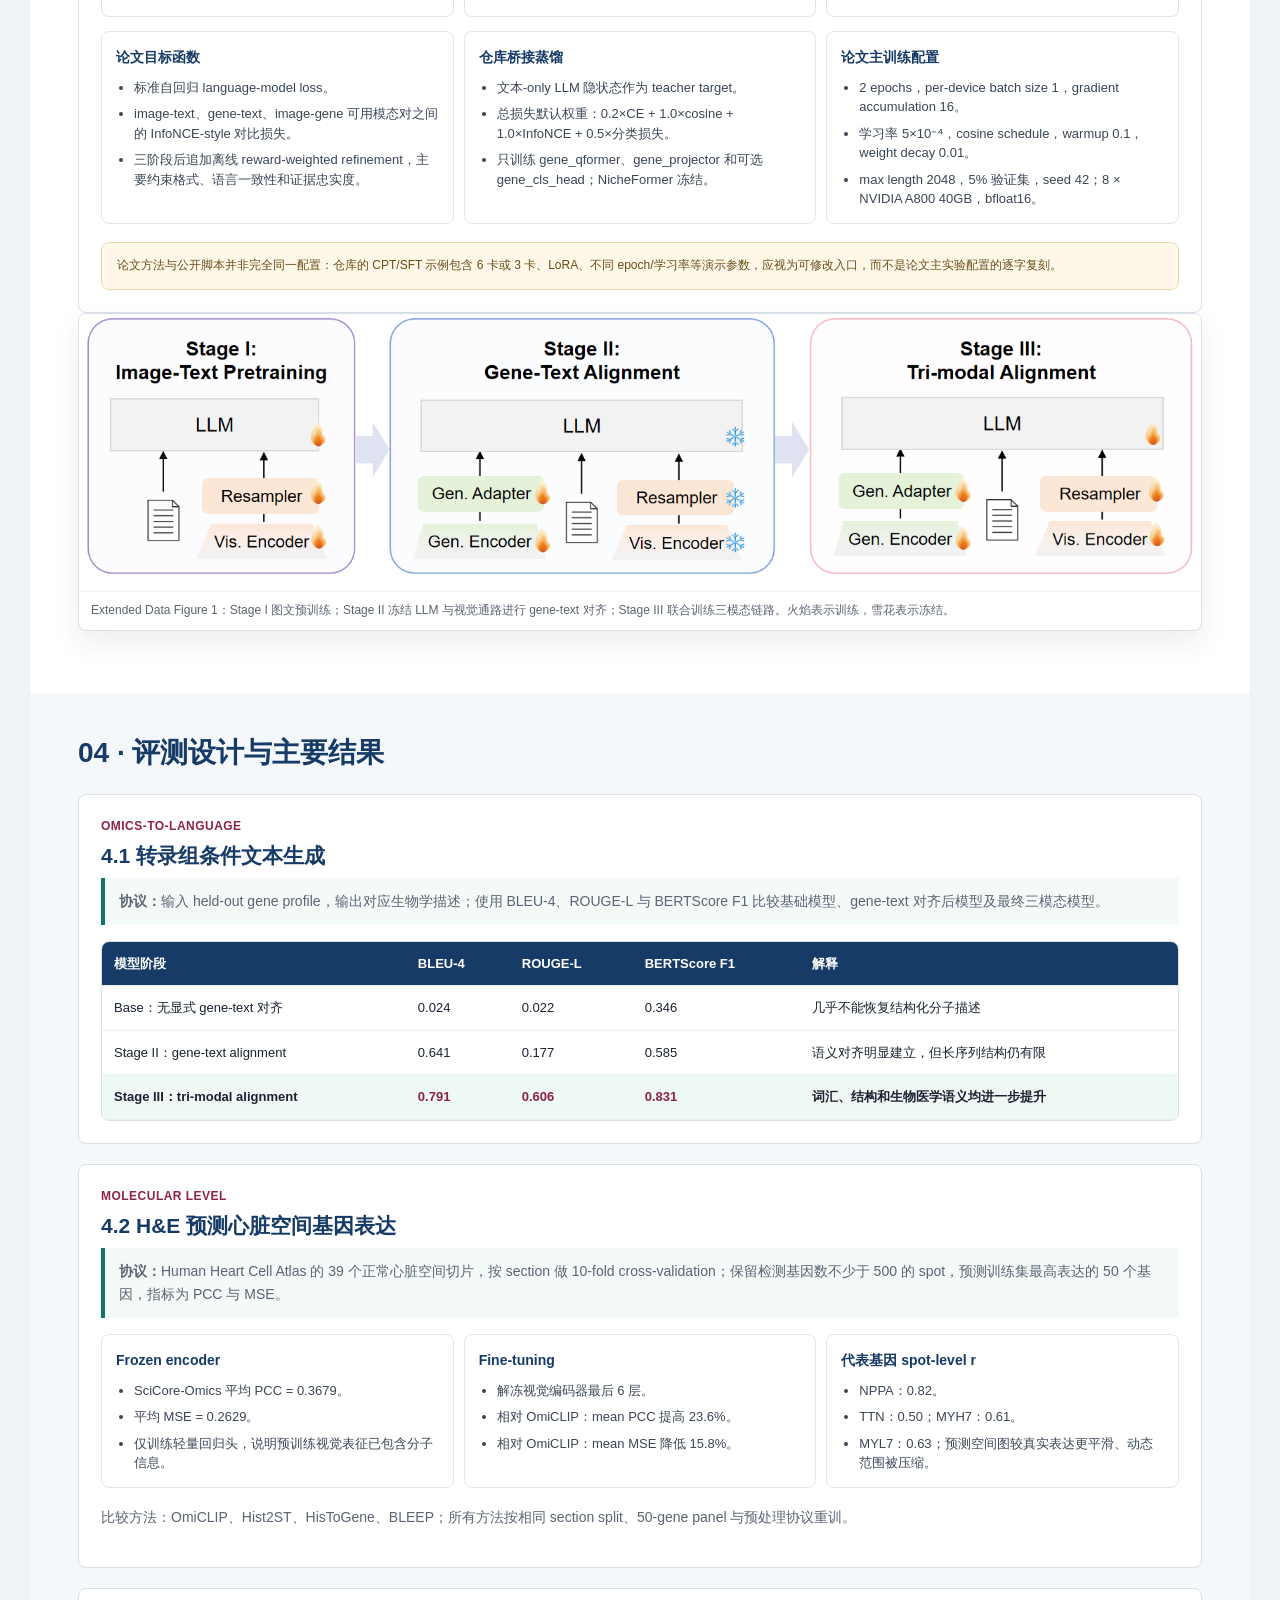
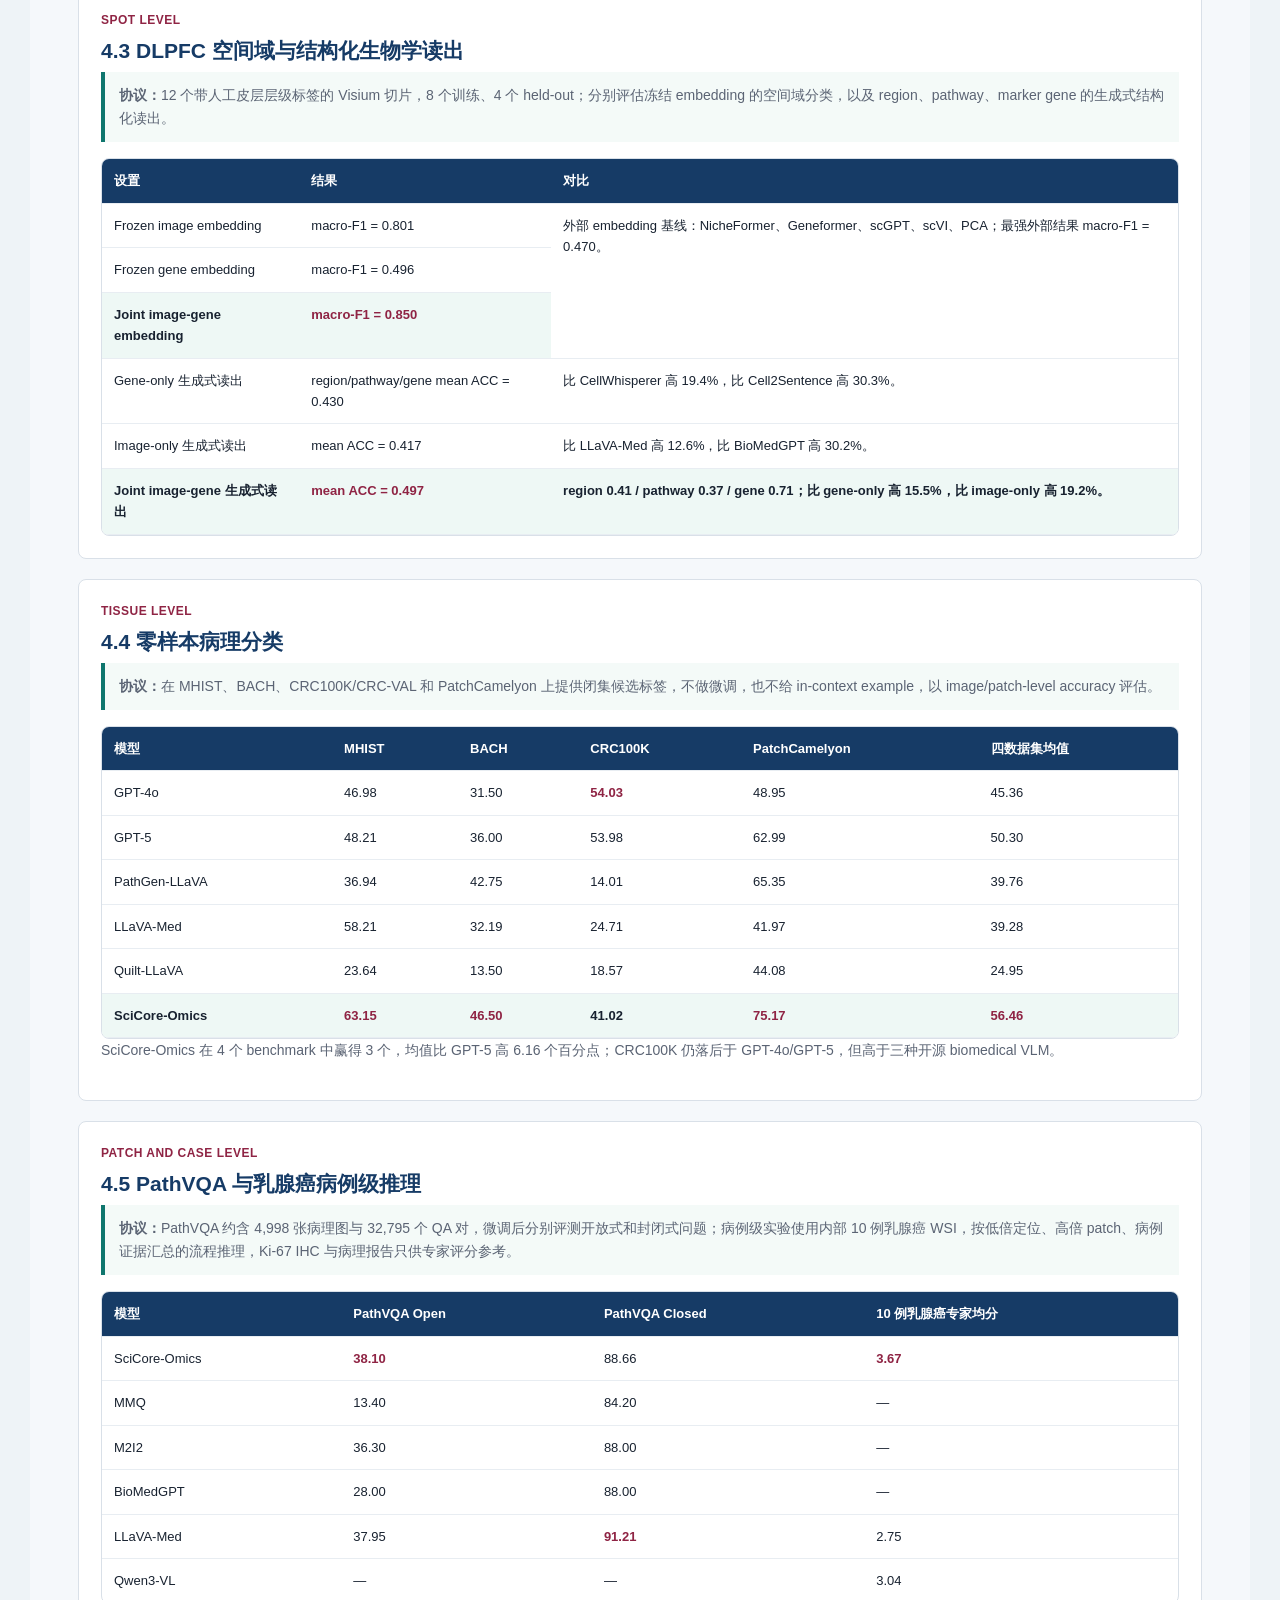
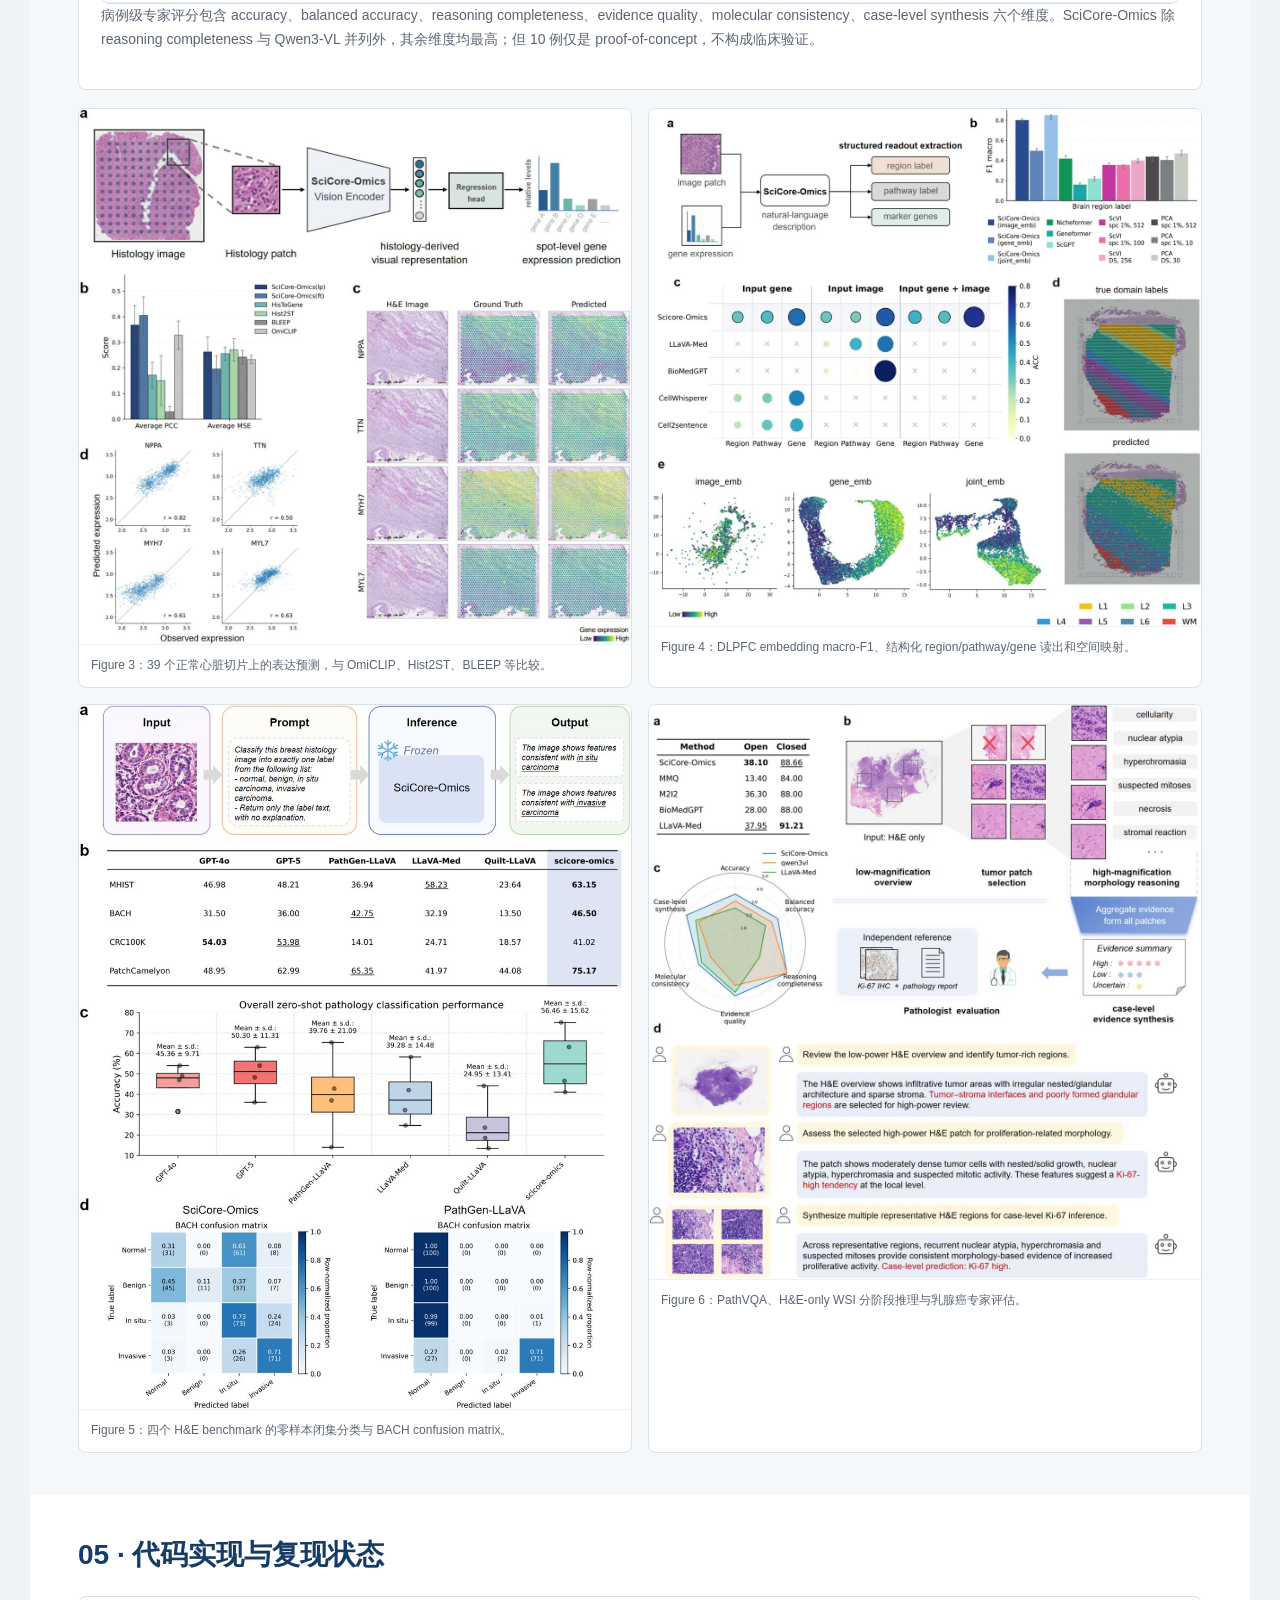
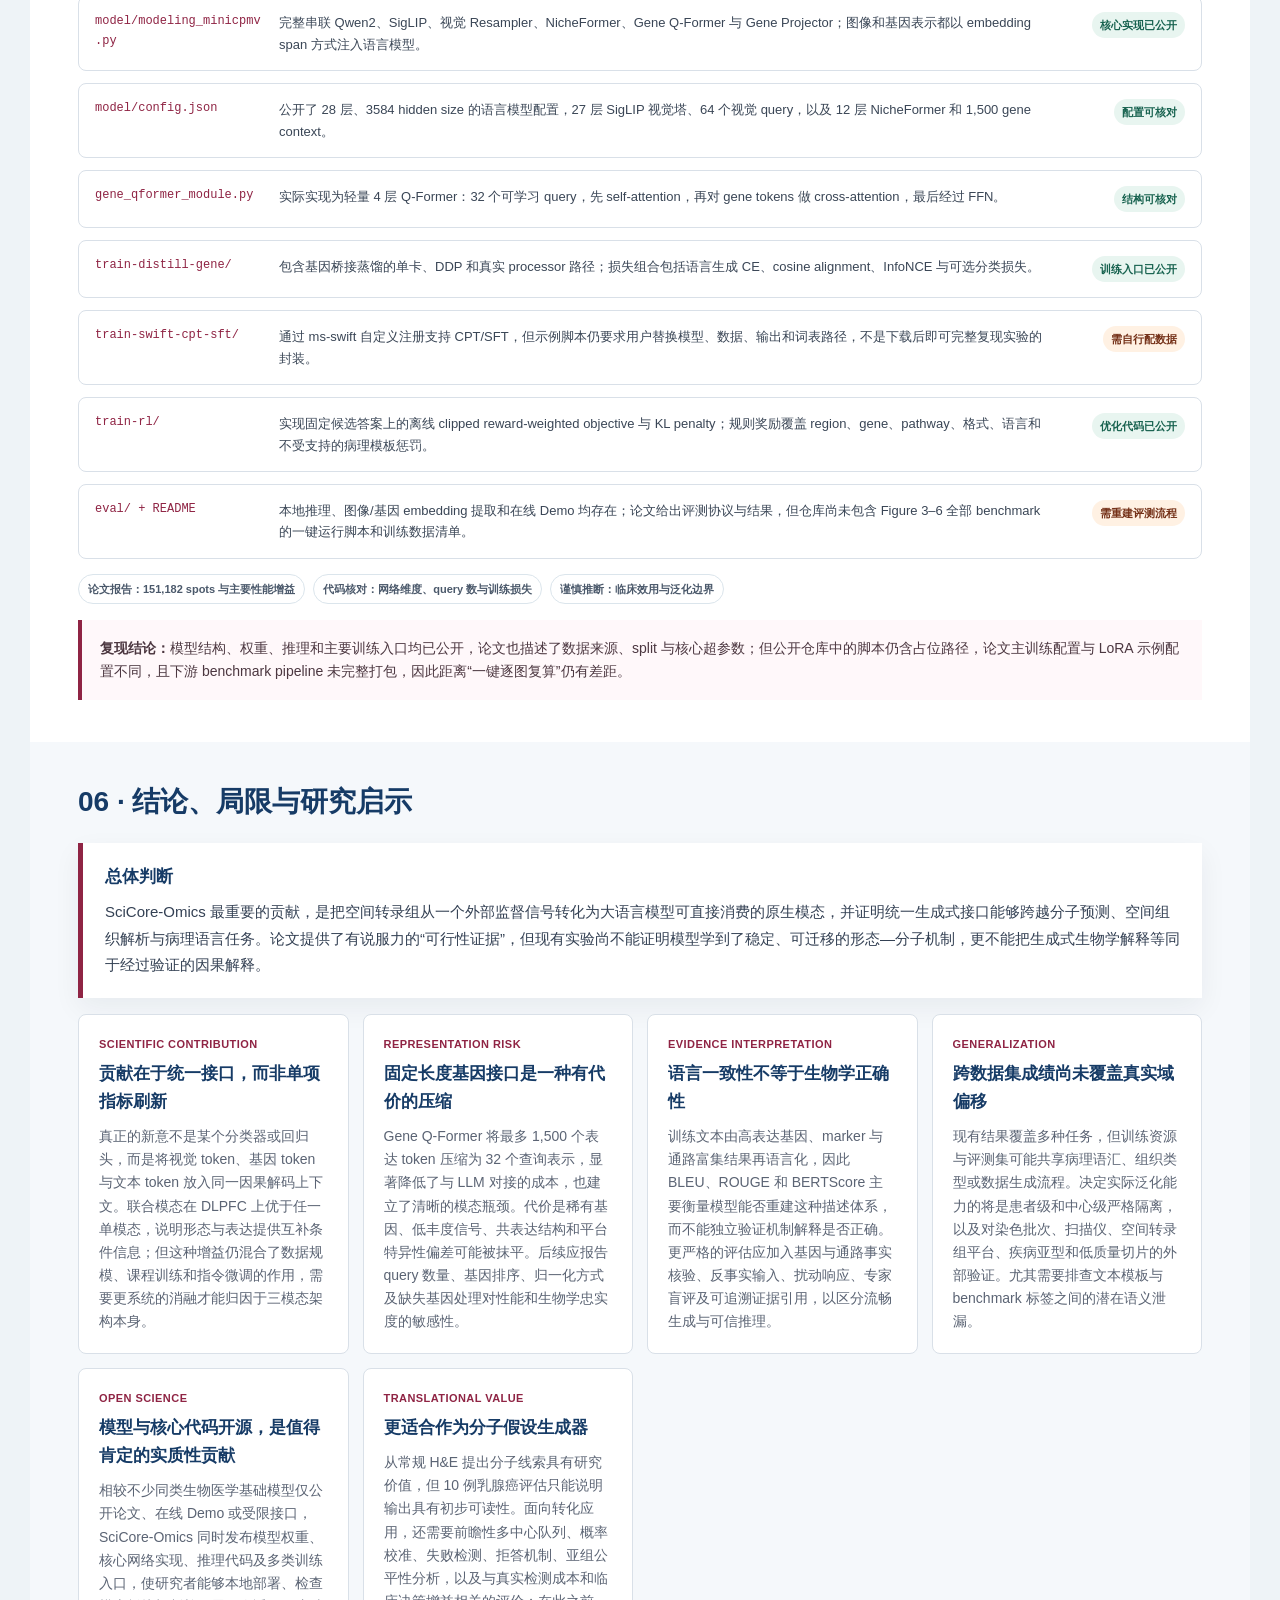
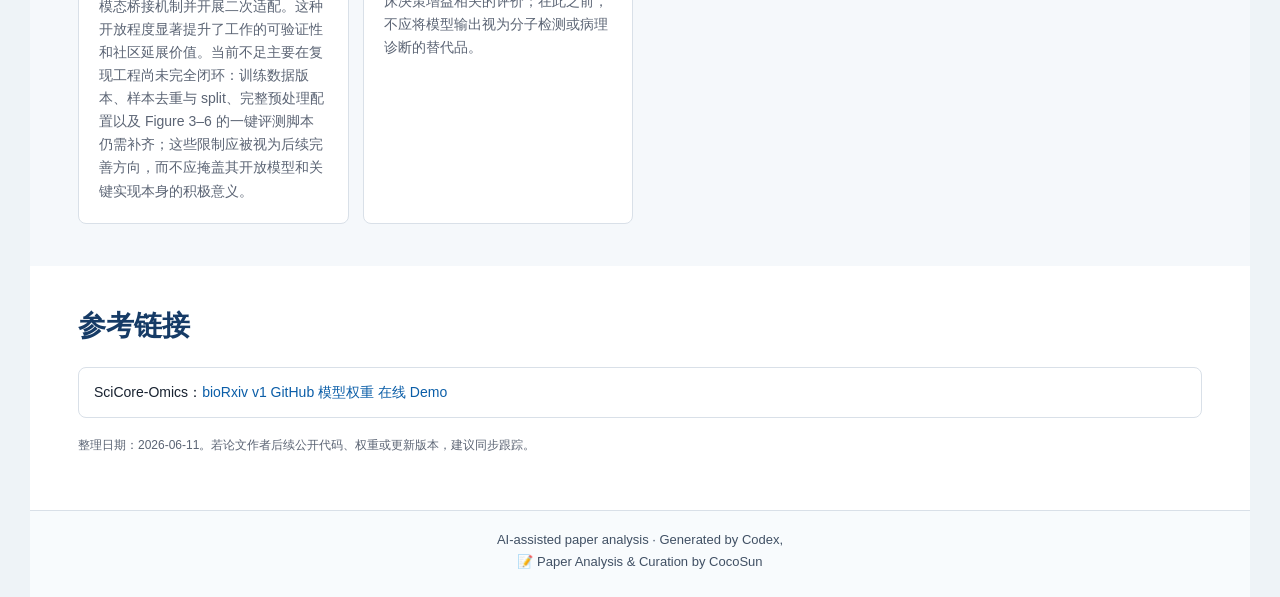
<file: notes/scicore-omics/index.html>
<!DOCTYPE html>
<html lang="zh-CN">
<head>
  <meta charset="UTF-8">
  <meta name="viewport" content="width=device-width, initial-scale=1.0">
  <title>SciCore-Omics：连接组织形态、空间转录组与生物语言</title>
  <style>
:root {
  --ink: #182230;
  --muted: #5b6474;
  --line: #d9e0e8;
  --soft: #f5f8fb;
  --blue: #163b66;
  --teal: #0f766e;
  --wine: #8f2444;
  --shadow: 0 18px 44px rgba(24, 34, 48, 0.10);
  --radius: 8px;
}

* { box-sizing: border-box; }
html { scroll-behavior: smooth; }
body {
  margin: 0;
  color: var(--ink);
  font-family: -apple-system, BlinkMacSystemFont, "Segoe UI", "PingFang SC", "Hiragino Sans GB", "Microsoft YaHei", Arial, sans-serif;
  background: #eef3f7;
  line-height: 1.65;
}
a { color: #0b5ea8; text-decoration: none; }
a:hover { text-decoration: underline; }
.page { max-width: 1220px; margin: 0 auto; background: #fff; }
.hero {
  position: relative;
  padding: 56px 48px 40px;
  color: #fff;
  background: linear-gradient(132deg, rgba(18, 50, 82, 0.96), rgba(11, 111, 105, 0.88));
  overflow: hidden;
}
.hero-content { position: relative; z-index: 1; max-width: 980px; }
.eyebrow { margin: 0 0 14px; color: #b9e7e1; font-size: 14px; font-weight: 800; letter-spacing: 0.06em; text-transform: uppercase; }
h1 { margin: 0; font-size: clamp(30px, 5vw, 56px); line-height: 1.12; letter-spacing: 0; }
.hero p { max-width: 860px; margin: 18px 0 0; color: rgba(255,255,255,0.86); font-size: 18px; }
.paper-meta { display: flex; flex-wrap: wrap; gap: 8px; margin-top: 26px; }
.paper-meta span { padding: 6px 10px; border: 1px solid rgba(255,255,255,0.24); border-radius: 999px; background: rgba(255,255,255,0.10); color: rgba(255,255,255,0.88); font-size: 12px; font-weight: 800; }
.top-nav { position: sticky; top: 0; z-index: 10; display: flex; flex-wrap: wrap; gap: 8px; padding: 12px 48px; border-bottom: 1px solid var(--line); background: rgba(255,255,255,0.96); box-shadow: 0 6px 18px rgba(24,34,48,0.06); backdrop-filter: blur(12px); }
.top-nav a { padding: 6px 9px; border-radius: 6px; color: var(--blue); font-size: 12px; font-weight: 800; }
.top-nav a:hover { background: #edf4f8; text-decoration: none; }
section { padding: 42px 48px; }
section[id] { scroll-margin-top: 62px; }
section.band { background: var(--soft); }
.section-head { display: flex; align-items: flex-end; justify-content: space-between; gap: 24px; margin-bottom: 24px; }
h2 { margin: 0; color: var(--blue); font-size: 28px; line-height: 1.25; letter-spacing: 0; }
.paper-figure { margin: 0 0 20px; border: 1px solid var(--line); border-radius: var(--radius); background: #fff; overflow: hidden; box-shadow: 0 12px 28px rgba(24,34,48,0.08); }
.paper-figure img { display: block; width: 100%; max-height: 760px; object-fit: contain; background: #f9fbfd; }
.paper-figure figcaption { padding: 10px 12px; border-top: 1px solid #edf1f5; color: var(--muted); font-size: 12px; line-height: 1.45; }
.formula-strip { display: grid; grid-template-columns: repeat(auto-fit, minmax(260px, 1fr)); gap: 10px; margin-top: 12px; }
.formula { padding: 11px 12px; border-radius: var(--radius); background: #eef6f4; color: #244058; font-size: 12px; line-height: 1.45; }
.deep-dive { display: grid; grid-template-columns: repeat(auto-fit, minmax(280px, 1fr)); gap: 10px; margin: 0 0 18px; }
.note-panel { padding: 14px; border: 1px solid #dfe8ee; border-radius: var(--radius); background: #fff; }
.note-panel h4 { margin: 0 0 9px; color: var(--blue); font-size: 14px; letter-spacing: 0; }
.note-panel ul { display: grid; gap: 7px; margin: 0; padding: 0 0 0 18px; color: #3a4656; font-size: 13px; line-height: 1.5; }
.table-wrap { overflow-x: auto; border: 1px solid var(--line); border-radius: var(--radius); background: #fff; }
.insight-grid { display: grid; grid-template-columns: repeat(auto-fit, minmax(260px, 1fr)); gap: 14px; }
.insight { padding: 20px; border: 1px solid var(--line); border-radius: var(--radius); background: #fff; }
.insight h3 { margin: 0 0 9px; color: var(--blue); font-size: 17px; }
.insight p { margin: 0; color: var(--muted); font-size: 14px; }
.refs { display: grid; grid-template-columns: repeat(auto-fit, minmax(260px, 1fr)); gap: 12px; margin: 0; padding: 0; list-style: none; }
.refs li { padding: 13px 15px; border: 1px solid var(--line); border-radius: var(--radius); background: #fff; font-size: 14px; }
.footnote { margin-top: 18px; color: var(--muted); font-size: 12px; }
.source-key { display: flex; flex-wrap: wrap; gap: 8px; margin-top: 15px; }
.source-key span { padding: 5px 9px; border: 1px solid #dbe5ec; border-radius: 999px; background: #fff; color: #4b596b; font-size: 11px; font-weight: 800; }
.code-audit { display: grid; gap: 12px; }
.audit-row { display: grid; grid-template-columns: 170px 1fr 120px; gap: 14px; align-items: start; padding: 15px 16px; border: 1px solid var(--line); border-radius: var(--radius); background: #fff; }
.audit-row code { color: var(--wine); font-size: 12px; overflow-wrap: anywhere; }
.audit-row p { margin: 0; color: #3a4656; font-size: 13px; }
.audit-status { justify-self: end; padding: 4px 8px; border-radius: 999px; background: #e8f5f0; color: #17624f; font-size: 11px; font-weight: 900; text-align: center; }
.audit-status.partial { background: #fff1e3; color: #743017; }
.takeaway { margin-top: 16px; padding: 17px 18px; border-left: 4px solid var(--wine); background: #fff8fa; color: #4c3740; font-size: 14px; }
.content-block { margin-top: 20px; padding: 22px; border: 1px solid var(--line); border-radius: var(--radius); background: #fff; }
.content-block h3 { margin: 0 0 8px; color: var(--blue); font-size: 21px; line-height: 1.3; }
.content-block > p { margin: 0 0 16px; color: var(--muted); font-size: 14px; }
.stat-strip { display: grid; grid-template-columns: repeat(auto-fit, minmax(180px, 1fr)); gap: 10px; margin: 16px 0; }
.stat-card { padding: 16px; border: 1px solid #dbe5ec; border-radius: var(--radius); background: #f9fbfd; }
.stat-card b { display: block; color: var(--wine); font-size: 24px; line-height: 1.15; }
.stat-card span { display: block; margin-top: 6px; color: var(--muted); font-size: 12px; }
.pipeline { display: grid; gap: 10px; counter-reset: pipeline; }
.pipeline-step { position: relative; padding: 15px 15px 15px 58px; border: 1px solid #dbe5ec; border-radius: var(--radius); background: #fbfdfe; }
.pipeline-step::before { counter-increment: pipeline; content: counter(pipeline); position: absolute; left: 15px; top: 15px; width: 28px; height: 28px; border-radius: 50%; background: var(--teal); color: #fff; font-size: 13px; font-weight: 900; line-height: 28px; text-align: center; }
.pipeline-step b { display: block; color: var(--blue); font-size: 14px; }
.pipeline-step span { display: block; margin-top: 4px; color: #4b596b; font-size: 13px; }
.stage-grid { display: grid; grid-template-columns: repeat(3, 1fr); gap: 10px; margin-top: 14px; }
.stage-card { padding: 16px; border: 1px solid #dbe5ec; border-top: 4px solid var(--blue); border-radius: var(--radius); background: #fff; }
.stage-card:nth-child(2) { border-top-color: var(--teal); }
.stage-card:nth-child(3) { border-top-color: var(--wine); }
.stage-card h4 { margin: 0 0 7px; color: var(--ink); font-size: 15px; }
.stage-card p { margin: 0; color: var(--muted); font-size: 12px; }
.result-table { width: 100%; min-width: 760px; border-collapse: collapse; font-size: 13px; }
.result-table th, .result-table td { padding: 11px 12px; border-bottom: 1px solid #e8edf2; text-align: left; vertical-align: top; }
.result-table th { color: #fff; background: var(--blue); }
.result-table tr.highlight td { background: #eef8f5; font-weight: 800; }
.result-table .best { color: var(--wine); font-weight: 900; }
.figure-gallery { display: grid; grid-template-columns: repeat(2, minmax(0, 1fr)); gap: 16px; margin-top: 18px; }
.figure-card { margin: 0; border: 1px solid var(--line); border-radius: var(--radius); background: #fff; overflow: hidden; }
.figure-card img { display: block; width: 100%; height: auto; object-fit: contain; background: #fbfcfd; image-rendering: auto; }
.figure-card figcaption { padding: 11px 12px; border-top: 1px solid #edf1f5; color: var(--muted); font-size: 12px; }
.evidence-note { margin-top: 14px; padding: 13px 15px; border: 1px solid #ecd8ad; border-radius: var(--radius); background: #fff8e8; color: #684c17; font-size: 12px; }
.lead-grid { display: grid; grid-template-columns: minmax(0, 1.35fr) minmax(280px, 0.65fr); gap: 20px; align-items: start; }
.lead-copy { padding: 22px; border: 1px solid var(--line); border-radius: var(--radius); background: #fff; }
.lead-copy h3 { margin: 0 0 10px; color: var(--blue); font-size: 22px; }
.lead-copy p { margin: 0; color: #3f4d5e; }
.link-list { display: grid; gap: 8px; margin-top: 16px; }
.link-list a { display: flex; justify-content: space-between; gap: 12px; padding: 10px 12px; border: 1px solid #dbe5ec; border-radius: var(--radius); background: #f9fbfd; font-size: 13px; font-weight: 800; }
.protocol { margin: 0 0 16px; padding: 12px 14px; border-left: 4px solid var(--teal); background: #f4faf8; color: #405064; font-size: 13px; }
.section-kicker { display: block; margin-bottom: 6px; color: var(--wine); font-size: 12px; font-weight: 900; letter-spacing: 0.04em; text-transform: uppercase; }
.conclusion-thesis { margin-bottom: 16px; padding: 20px 22px; border-left: 5px solid var(--wine); background: #fff; box-shadow: 0 10px 26px rgba(24,34,48,0.06); }
.conclusion-thesis b { display: block; margin-bottom: 8px; color: var(--blue); font-size: 17px; }
.conclusion-thesis p { margin: 0; color: #344154; font-size: 15px; line-height: 1.75; }
.insight .verdict { display: block; margin-bottom: 7px; color: var(--wine); font-size: 11px; font-weight: 900; letter-spacing: 0.04em; text-transform: uppercase; }
.site-credit { padding: 18px 48px 24px; border-top: 1px solid var(--line); background: #f8fbfd; color: #405064; text-align: center; font-size: 13px; line-height: 1.7; }
.site-credit strong { color: var(--blue); font-weight: 900; }
@media (max-width: 640px) {
  .hero, section, .site-credit, .top-nav { padding-left: 18px; padding-right: 18px; }
  .section-head { display: block; }
  .paper-figure img { max-height: 420px; }
  .audit-row { grid-template-columns: 1fr; }
  .audit-status { justify-self: start; }
  .stage-grid { grid-template-columns: 1fr; }
  .content-block { padding: 16px; }
  .figure-gallery { grid-template-columns: 1fr; }
  .figure-card img { height: auto; max-height: 420px; }
  .lead-grid { grid-template-columns: 1fr; }
}

  </style>
</head>
<body>
  <main class="page">

      <header class="hero">
        <div class="hero-content">
          <p class="eyebrow">TRI-MODAL FOUNDATION MODEL FOR SPATIAL BIOLOGY</p>
          <h1>SciCore-Omics：连接组织形态、空间转录组与生物语言</h1>
          <p>SciCore-Omics 将 H&amp;E 组织学图像、空间转录组表达谱与生物学语言压入统一的自回归 token 空间。本文结合 bioRxiv 全文、官方图表与开源代码，详细拆解数据集构建、端到端算法、渐进式训练、六类下游评测和基线对比结果。</p>
          <div class="paper-meta"><span>bioRxiv v1 · 2026-06-03</span><span>约 8.5B 参数</span><span>Image + Gene + Language</span><span>代码与权重已公开</span></div>
        </div>
      </header>
      <nav class="top-nav" aria-label="页面章节">
        <a href="#overview">01 核心贡献</a><a href="#dataset-construction">02 数据构建</a><a href="#algorithm-flow">03 模型与训练</a><a href="#benchmark-results">04 评测与结果</a><a href="#code-review">05 代码复现</a><a href="#conclusion">06 结论与局限</a>
      </nav>

      <section id="overview">
        <div class="section-head"><h2>01 · 研究问题与核心贡献</h2></div>
        <div class="lead-grid">
          <div class="lead-copy">
            <h3>把空间转录组作为语言模型的原生模态</h3>
            <p>既往空间生物学模型通常只处理 image-gene、image-text 或 gene-text 的两两映射。SciCore-Omics 将 H&amp;E、表达谱和文本都转换为统一维度的 embedding span，交给同一个因果语言模型联合建模，从而用一套骨干支持分子预测、空间域识别、病理分类、问答和病例级解释。</p>
            <div class="link-list">
              <a href="https://www.biorxiv.org/content/10.64898/2026.05.30.728937v1.full" target="_blank" rel="noopener"><span>论文全文</span><span>bioRxiv v1 ↗</span></a>
              <a href="https://github.com/OpenBMB/Scicore-Omics" target="_blank" rel="noopener"><span>官方实现</span><span>GitHub ↗</span></a>
              <a href="https://huggingface.co/openbmb/SciCore-Omics" target="_blank" rel="noopener"><span>公开权重</span><span>Hugging Face ↗</span></a>
            </div>
          </div>
          <div class="insight-grid">
            <div class="insight"><h3>数据贡献</h3><p>构建 151,182 个 spot 级 image-gene-text 三元组，并用证据约束方式把表达谱转成生物学描述。</p></div>
            <div class="insight"><h3>模型贡献</h3><p>以 NicheFormer、32-query Gene Q-Former 和 projector 给转录组建立固定长度的 LLM 接口。</p></div>
            <div class="insight"><h3>验证范围</h3><p>从分子、spot、组织、patch 一直评测到病例级推理，而非只验证单一预测头。</p></div>
          </div>
        </div>
        <figure class="paper-figure" style="margin-top:20px">
          <img src="assets/scicore-omics-overview.png" alt="SciCore-Omics model overview">
          <figcaption>Figure 1：视觉分支与基因分支分别压缩为固定长度 token，和文本共同进入统一三模态空间；右侧展示模型覆盖的主要下游任务。</figcaption>
        </figure>
      </section>

      <section class="band" id="dataset-construction">
        <div class="section-head"><h2>02 · 数据与三模态样本构建</h2></div>
        <div class="stat-strip">
          <div class="stat-card"><b>1,052,334</b><span>训练语料中的图像数量</span></div>
          <div class="stat-card"><b>39.85 M</b><span>约 3,985 万条文本句子</span></div>
          <div class="stat-card"><b>51,602</b><span>Stage II gene-text 配对</span></div>
          <div class="stat-card"><b>151,182</b><span>Stage III 三模态 spatial spots</span></div>
          <div class="stat-card"><b>6+</b><span>脑、乳腺、结肠、肺、肝、皮肤等组织</span></div>
        </div>

        <div class="content-block">
          <h3>三类训练资源如何汇合</h3>
          <p>论文没有把所有数据简单混成一个池，而是按模态成熟度组织为渐进式课程。</p>
          <div class="stage-grid">
            <div class="stage-card"><h4>图像-文本资源</h4><p>约 503,016 张图像与 2,852 万条文本，来自病理教材、PubMed Central、PathGen-1.6M、STimage-1K4M 等病理图文资源，用于建立形态和病理术语的对应。</p></div>
            <div class="stage-card"><h4>基因-文本资源</h4><p>约 51,602 对，来自 GEO、10x Genomics 和公开转录组资源。表达谱先转换为结构化分子证据，再生成受约束的生物学描述。</p></div>
            <div class="stage-card"><h4>图像-基因-文本资源</h4><p>151,182 个通过质控的空间 spot。每个 spot 对应一个局部 H&amp;E patch、一条匹配的表达向量，以及由同一表达谱推导的文本描述。</p></div>
          </div>
        </div>

        <div class="content-block">
          <h3>spot 级三模态样本生成流程</h3>
          <p>核心不是让通用 LLM 自由“看基因编故事”，而是先计算结构化证据，再让 GPT-4 受约束地将证据语言化。</p>
          <div class="pipeline">
            <div class="pipeline-step"><b>空间坐标配准与 patch 提取</b><span>利用数据集提供的坐标把每个空间转录组 spot 映射到配对 H&amp;E；以 spot 为中心裁剪方形 patch，并缩放至视觉编码器输入分辨率。</span></div>
            <div class="pipeline-step"><b>图像质量控制</b><span>有 tissue mask 时剔除大面积背景和组织折叠；无 mask 时采用强度与饱和度启发式过滤，并人工抽查代表性切片。</span></div>
            <div class="pipeline-step"><b>表达矩阵标准化</b><span>count 数据进行 library-size normalization 与 log transform，尽可能映射到统一 gene-symbol vocabulary；词表外基因不进入模型。</span></div>
            <div class="pipeline-step"><b>提取分子证据</b><span>为每个 spot 汇总组织来源、高表达基因、代表性 marker gene，并使用 KEGG 等基因集进行 ssGSEA，获得 pathway enrichment 标签。</span></div>
            <div class="pipeline-step"><b>证据约束的文本生成</b><span>GPT-4 只负责将预计算字段写成简洁描述；提示要求保留基因符号、通路和组织标签，禁止添加未提供的疾病、细胞类型或机制结论。</span></div>
            <div class="pipeline-step"><b>语言质控与三元组装配</b><span>过滤缺失证据、基因符号错误、组织名称不支持、格式失败及越界推断的文本，最终形成同一空间位置的 image-gene-text triplet。</span></div>
          </div>
          <div class="evidence-note">代码补充：推理与蒸馏路径会将输入基因按参考基因顺序重排，缺失基因补零、额外基因忽略；gene tokenizer 进一步执行表达归一化、log1p，并按表达强度生成最多 1,500 个 token，可在序列头加入物种、测序技术和模态 token。</div>
        </div>

        <figure class="paper-figure">
          <img src="assets/paper-figure-2.jpg" alt="Figure 2 data construction and progressive alignment">
          <figcaption>论文 Figure 2：上部展示“高表达基因 + ssGSEA 通路 + 组织元数据 → 证据约束文本”；下部展示三阶段训练、组织分布，以及 transcriptome-to-language 指标随阶段提升。</figcaption>
        </figure>
      </section>

      <section id="algorithm-flow">
        <div class="section-head"><h2>03 · 模型架构与训练流程</h2></div>
        <div class="content-block">
          <h3>从原始模态到统一 token 序列</h3>
          <div class="pipeline">
            <div class="pipeline-step"><b>视觉编码</b><span>H&amp;E patch 经 27 层 SigLIP vision tower 得到 patch features，再由自适应 Resampler 压缩为 64 个视觉 virtual tokens。</span></div>
            <div class="pipeline-step"><b>转录组编码</b><span>NicheFormer 使用 12 层 Transformer 将最多 1,500 个表达 token 编码为 512 维上下文化表示；前三个上下文 token 在进入桥接器前被移除。</span></div>
            <div class="pipeline-step"><b>Gene Q-Former 压缩</b><span>32 个可学习 query 经过 4 个 block；每个 block 依次执行 query self-attention、对基因 token 的 cross-attention 与 FFN，将可变长表达谱压缩为 32 × 768。</span></div>
            <div class="pipeline-step"><b>投影到语言空间</b><span>Gene Projector 将 768 维映射到 3,584 维；视觉 Resampler 也输出同一 LLM hidden size。两种模态因此可与文本 embedding 直接拼入同一序列。</span></div>
            <div class="pipeline-step"><b>占位符替换</b><span>processor 将文本中的 image/gene 占位符扩展为固定 span；模型通过 scatter 把 64 个视觉 token 和 32 个基因 token 写入对应 embedding 位置，且这些位置不计算语言建模 label loss。</span></div>
            <div class="pipeline-step"><b>统一自回归解码</b><span>Qwen2 风格 28 层 decoder 同时读取视觉、基因和指令上下文，输出自由文本、结构化 region/pathway/gene 结果或闭集分类标签。</span></div>
          </div>
          <div class="formula-strip">
            <div class="formula">H&amp;E → SigLIP(27L, 1152d) → Resampler(64 queries) → 64 × 3584</div>
            <div class="formula">Expression → NicheFormer(12L, 512d) → Q-Former(32 queries, 768d) → Projector → 32 × 3584</div>
            <div class="formula">[text + visual span + gene span] → 28-layer decoder → biological response</div>
          </div>
        </div>

        <div class="content-block">
          <h3>训练课程、目标函数与实现参数</h3>
          <div class="stage-grid">
            <div class="stage-card"><h4>Stage I · Histology-Text</h4><p>先适配视觉分支和语言骨干到病理图文语义，学习组织形态、细胞外观与病理术语。</p></div>
            <div class="stage-card"><h4>Stage II · Gene-Text</h4><p>加入 NicheFormer、Q-Former 和 projector，将表达谱表示对齐到语言语义空间。</p></div>
            <div class="stage-card"><h4>Stage III · Tri-modal</h4><p>用 spot 级三元组联合优化，并混入少量 UltraChat、Flickr30k 等通用数据以减轻灾难性遗忘。</p></div>
          </div>
          <div class="deep-dive" style="margin-top:14px">
            <div class="note-panel"><h4>论文目标函数</h4><ul><li>标准自回归 language-model loss。</li><li>image-text、gene-text、image-gene 可用模态对之间的 InfoNCE-style 对比损失。</li><li>三阶段后追加离线 reward-weighted refinement，主要约束格式、语言一致性和证据忠实度。</li></ul></div>
            <div class="note-panel"><h4>仓库桥接蒸馏</h4><ul><li>文本-only LLM 隐状态作为 teacher target。</li><li>总损失默认权重：0.2×CE + 1.0×cosine + 1.0×InfoNCE + 0.5×分类损失。</li><li>只训练 gene_qformer、gene_projector 和可选 gene_cls_head；NicheFormer 冻结。</li></ul></div>
            <div class="note-panel"><h4>论文主训练配置</h4><ul><li>2 epochs，per-device batch size 1，gradient accumulation 16。</li><li>学习率 5×10⁻⁴，cosine schedule，warmup 0.1，weight decay 0.01。</li><li>max length 2048，5% 验证集，seed 42；8 × NVIDIA A800 40GB，bfloat16。</li></ul></div>
          </div>
          <div class="evidence-note">论文方法与公开脚本并非完全同一配置：仓库的 CPT/SFT 示例包含 6 卡或 3 卡、LoRA、不同 epoch/学习率等演示参数，应视为可修改入口，而不是论文主实验配置的逐字复刻。</div>
        </div>
        <figure class="paper-figure">
          <img src="assets/scicore-omics-training.png" alt="SciCore-Omics three-stage progressive training">
          <figcaption>Extended Data Figure 1：Stage I 图文预训练；Stage II 冻结 LLM 与视觉通路进行 gene-text 对齐；Stage III 联合训练三模态链路。火焰表示训练，雪花表示冻结。</figcaption>
        </figure>
      </section>

      <section class="band" id="benchmark-results">
        <div class="section-head"><h2>04 · 评测设计与主要结果</h2></div>

        <div class="content-block">
          <span class="section-kicker">Omics-to-language</span>
          <h3>4.1 转录组条件文本生成</h3>
          <p class="protocol"><b>协议：</b>输入 held-out gene profile，输出对应生物学描述；使用 BLEU-4、ROUGE-L 与 BERTScore F1 比较基础模型、gene-text 对齐后模型及最终三模态模型。</p>
          <div class="table-wrap"><table class="result-table"><thead><tr><th>模型阶段</th><th>BLEU-4</th><th>ROUGE-L</th><th>BERTScore F1</th><th>解释</th></tr></thead><tbody>
            <tr><td>Base：无显式 gene-text 对齐</td><td>0.024</td><td>0.022</td><td>0.346</td><td>几乎不能恢复结构化分子描述</td></tr>
            <tr><td>Stage II：gene-text alignment</td><td>0.641</td><td>0.177</td><td>0.585</td><td>语义对齐明显建立，但长序列结构仍有限</td></tr>
            <tr class="highlight"><td>Stage III：tri-modal alignment</td><td class="best">0.791</td><td class="best">0.606</td><td class="best">0.831</td><td>词汇、结构和生物医学语义均进一步提升</td></tr>
          </tbody></table></div>
        </div>

        <div class="content-block">
          <span class="section-kicker">Molecular level</span>
          <h3>4.2 H&amp;E 预测心脏空间基因表达</h3>
          <p class="protocol"><b>协议：</b>Human Heart Cell Atlas 的 39 个正常心脏空间切片，按 section 做 10-fold cross-validation；保留检测基因数不少于 500 的 spot，预测训练集最高表达的 50 个基因，指标为 PCC 与 MSE。</p>
          <div class="deep-dive">
            <div class="note-panel"><h4>Frozen encoder</h4><ul><li>SciCore-Omics 平均 PCC = 0.3679。</li><li>平均 MSE = 0.2629。</li><li>仅训练轻量回归头，说明预训练视觉表征已包含分子信息。</li></ul></div>
            <div class="note-panel"><h4>Fine-tuning</h4><ul><li>解冻视觉编码器最后 6 层。</li><li>相对 OmiCLIP：mean PCC 提高 23.6%。</li><li>相对 OmiCLIP：mean MSE 降低 15.8%。</li></ul></div>
            <div class="note-panel"><h4>代表基因 spot-level r</h4><ul><li>NPPA：0.82。</li><li>TTN：0.50；MYH7：0.61。</li><li>MYL7：0.63；预测空间图较真实表达更平滑、动态范围被压缩。</li></ul></div>
          </div>
          <p>比较方法：OmiCLIP、Hist2ST、HisToGene、BLEEP；所有方法按相同 section split、50-gene panel 与预处理协议重训。</p>
        </div>

        <div class="content-block">
          <span class="section-kicker">Spot level</span>
          <h3>4.3 DLPFC 空间域与结构化生物学读出</h3>
          <p class="protocol"><b>协议：</b>12 个带人工皮层层级标签的 Visium 切片，8 个训练、4 个 held-out；分别评估冻结 embedding 的空间域分类，以及 region、pathway、marker gene 的生成式结构化读出。</p>
          <div class="table-wrap"><table class="result-table"><thead><tr><th>设置</th><th>结果</th><th>对比</th></tr></thead><tbody>
            <tr><td>Frozen image embedding</td><td>macro-F1 = 0.801</td><td rowspan="3">外部 embedding 基线：NicheFormer、Geneformer、scGPT、scVI、PCA；最强外部结果 macro-F1 = 0.470。</td></tr>
            <tr><td>Frozen gene embedding</td><td>macro-F1 = 0.496</td></tr>
            <tr class="highlight"><td>Joint image-gene embedding</td><td class="best">macro-F1 = 0.850</td></tr>
            <tr><td>Gene-only 生成式读出</td><td>region/pathway/gene mean ACC = 0.430</td><td>比 CellWhisperer 高 19.4%，比 Cell2Sentence 高 30.3%。</td></tr>
            <tr><td>Image-only 生成式读出</td><td>mean ACC = 0.417</td><td>比 LLaVA-Med 高 12.6%，比 BioMedGPT 高 30.2%。</td></tr>
            <tr class="highlight"><td>Joint image-gene 生成式读出</td><td class="best">mean ACC = 0.497</td><td>region 0.41 / pathway 0.37 / gene 0.71；比 gene-only 高 15.5%，比 image-only 高 19.2%。</td></tr>
          </tbody></table></div>
        </div>

        <div class="content-block">
          <span class="section-kicker">Tissue level</span>
          <h3>4.4 零样本病理分类</h3>
          <p class="protocol"><b>协议：</b>在 MHIST、BACH、CRC100K/CRC-VAL 和 PatchCamelyon 上提供闭集候选标签，不做微调，也不给 in-context example，以 image/patch-level accuracy 评估。</p>
          <div class="table-wrap"><table class="result-table"><thead><tr><th>模型</th><th>MHIST</th><th>BACH</th><th>CRC100K</th><th>PatchCamelyon</th><th>四数据集均值</th></tr></thead><tbody>
            <tr><td>GPT-4o</td><td>46.98</td><td>31.50</td><td class="best">54.03</td><td>48.95</td><td>45.36</td></tr>
            <tr><td>GPT-5</td><td>48.21</td><td>36.00</td><td>53.98</td><td>62.99</td><td>50.30</td></tr>
            <tr><td>PathGen-LLaVA</td><td>36.94</td><td>42.75</td><td>14.01</td><td>65.35</td><td>39.76</td></tr>
            <tr><td>LLaVA-Med</td><td>58.21</td><td>32.19</td><td>24.71</td><td>41.97</td><td>39.28</td></tr>
            <tr><td>Quilt-LLaVA</td><td>23.64</td><td>13.50</td><td>18.57</td><td>44.08</td><td>24.95</td></tr>
            <tr class="highlight"><td>SciCore-Omics</td><td class="best">63.15</td><td class="best">46.50</td><td>41.02</td><td class="best">75.17</td><td class="best">56.46</td></tr>
          </tbody></table></div>
          <p>SciCore-Omics 在 4 个 benchmark 中赢得 3 个，均值比 GPT-5 高 6.16 个百分点；CRC100K 仍落后于 GPT-4o/GPT-5，但高于三种开源 biomedical VLM。</p>
        </div>

        <div class="content-block">
          <span class="section-kicker">Patch and case level</span>
          <h3>4.5 PathVQA 与乳腺癌病例级推理</h3>
          <p class="protocol"><b>协议：</b>PathVQA 约含 4,998 张病理图与 32,795 个 QA 对，微调后分别评测开放式和封闭式问题；病例级实验使用内部 10 例乳腺癌 WSI，按低倍定位、高倍 patch、病例证据汇总的流程推理，Ki-67 IHC 与病理报告只供专家评分参考。</p>
          <div class="table-wrap"><table class="result-table"><thead><tr><th>模型</th><th>PathVQA Open</th><th>PathVQA Closed</th><th>10 例乳腺癌专家均分</th></tr></thead><tbody>
            <tr><td>SciCore-Omics</td><td class="best">38.10</td><td>88.66</td><td class="best">3.67</td></tr>
            <tr><td>MMQ</td><td>13.40</td><td>84.20</td><td>—</td></tr>
            <tr><td>M2I2</td><td>36.30</td><td>88.00</td><td>—</td></tr>
            <tr><td>BioMedGPT</td><td>28.00</td><td>88.00</td><td>—</td></tr>
            <tr><td>LLaVA-Med</td><td>37.95</td><td class="best">91.21</td><td>2.75</td></tr>
            <tr><td>Qwen3-VL</td><td>—</td><td>—</td><td>3.04</td></tr>
          </tbody></table></div>
          <p>病例级专家评分包含 accuracy、balanced accuracy、reasoning completeness、evidence quality、molecular consistency、case-level synthesis 六个维度。SciCore-Omics 除 reasoning completeness 与 Qwen3-VL 并列外，其余维度均最高；但 10 例仅是 proof-of-concept，不构成临床验证。</p>
        </div>

        <div class="figure-gallery">
          <figure class="figure-card"><img src="assets/paper-figure-3.jpg" alt="Figure 3 gene expression prediction"><figcaption>Figure 3：39 个正常心脏切片上的表达预测，与 OmiCLIP、Hist2ST、BLEEP 等比较。</figcaption></figure>
          <figure class="figure-card"><img src="assets/paper-figure-4.jpg" alt="Figure 4 spatial domain recognition"><figcaption>Figure 4：DLPFC embedding macro-F1、结构化 region/pathway/gene 读出和空间映射。</figcaption></figure>
          <figure class="figure-card"><img src="assets/paper-figure-5.jpg" alt="Figure 5 zero-shot classification"><figcaption>Figure 5：四个 H&amp;E benchmark 的零样本闭集分类与 BACH confusion matrix。</figcaption></figure>
          <figure class="figure-card"><img src="assets/paper-figure-6.jpg" alt="Figure 6 pathology reasoning"><figcaption>Figure 6：PathVQA、H&amp;E-only WSI 分阶段推理与乳腺癌专家评估。</figcaption></figure>
        </div>
      </section>

      <section id="code-review">
        <div class="section-head"><h2>05 · 代码实现与复现状态</h2></div>
        <div class="code-audit">
          <div class="audit-row"><code>model/modeling_minicpmv.py</code><p>完整串联 Qwen2、SigLIP、视觉 Resampler、NicheFormer、Gene Q-Former 与 Gene Projector；图像和基因表示都以 embedding span 方式注入语言模型。</p><span class="audit-status">核心实现已公开</span></div>
          <div class="audit-row"><code>model/config.json</code><p>公开了 28 层、3584 hidden size 的语言模型配置，27 层 SigLIP 视觉塔、64 个视觉 query，以及 12 层 NicheFormer 和 1,500 gene context。</p><span class="audit-status">配置可核对</span></div>
          <div class="audit-row"><code>gene_qformer_module.py</code><p>实际实现为轻量 4 层 Q-Former：32 个可学习 query，先 self-attention，再对 gene tokens 做 cross-attention，最后经过 FFN。</p><span class="audit-status">结构可核对</span></div>
          <div class="audit-row"><code>train-distill-gene/</code><p>包含基因桥接蒸馏的单卡、DDP 和真实 processor 路径；损失组合包括语言生成 CE、cosine alignment、InfoNCE 与可选分类损失。</p><span class="audit-status">训练入口已公开</span></div>
          <div class="audit-row"><code>train-swift-cpt-sft/</code><p>通过 ms-swift 自定义注册支持 CPT/SFT，但示例脚本仍要求用户替换模型、数据、输出和词表路径，不是下载后即可完整复现实验的封装。</p><span class="audit-status partial">需自行配数据</span></div>
          <div class="audit-row"><code>train-rl/</code><p>实现固定候选答案上的离线 clipped reward-weighted objective 与 KL penalty；规则奖励覆盖 region、gene、pathway、格式、语言和不受支持的病理模板惩罚。</p><span class="audit-status">优化代码已公开</span></div>
          <div class="audit-row"><code>eval/ + README</code><p>本地推理、图像/基因 embedding 提取和在线 Demo 均存在；论文给出评测协议与结果，但仓库尚未包含 Figure 3–6 全部 benchmark 的一键运行脚本和训练数据清单。</p><span class="audit-status partial">需重建评测流程</span></div>
        </div>
        <div class="source-key"><span>论文报告：151,182 spots 与主要性能增益</span><span>代码核对：网络维度、query 数与训练损失</span><span>谨慎推断：临床效用与泛化边界</span></div>
        <div class="takeaway"><b>复现结论：</b>模型结构、权重、推理和主要训练入口均已公开，论文也描述了数据来源、split 与核心超参数；但公开仓库中的脚本仍含占位路径，论文主训练配置与 LoRA 示例配置不同，且下游 benchmark pipeline 未完整打包，因此距离“一键逐图复算”仍有差距。</div>
      </section>

      <section class="band" id="conclusion">
        <div class="section-head"><h2>06 · 结论、局限与研究启示</h2></div>
        <div class="conclusion-thesis">
          <b>总体判断</b>
          <p>SciCore-Omics 最重要的贡献，是把空间转录组从一个外部监督信号转化为大语言模型可直接消费的原生模态，并证明统一生成式接口能够跨越分子预测、空间组织解析与病理语言任务。论文提供了有说服力的“可行性证据”，但现有实验尚不能证明模型学到了稳定、可迁移的形态—分子机制，更不能把生成式生物学解释等同于经过验证的因果解释。</p>
        </div>
        <div class="insight-grid">
          <div class="insight"><span class="verdict">Scientific contribution</span><h3>贡献在于统一接口，而非单项指标刷新</h3><p>真正的新意不是某个分类器或回归头，而是将视觉 token、基因 token 与文本 token 放入同一因果解码上下文。联合模态在 DLPFC 上优于任一单模态，说明形态与表达提供互补条件信息；但这种增益仍混合了数据规模、课程训练和指令微调的作用，需要更系统的消融才能归因于三模态架构本身。</p></div>
          <div class="insight"><span class="verdict">Representation risk</span><h3>固定长度基因接口是一种有代价的压缩</h3><p>Gene Q-Former 将最多 1,500 个表达 token 压缩为 32 个查询表示，显著降低了与 LLM 对接的成本，也建立了清晰的模态瓶颈。代价是稀有基因、低丰度信号、共表达结构和平台特异性偏差可能被抹平。后续应报告 query 数量、基因排序、归一化方式及缺失基因处理对性能和生物学忠实度的敏感性。</p></div>
          <div class="insight"><span class="verdict">Evidence interpretation</span><h3>语言一致性不等于生物学正确性</h3><p>训练文本由高表达基因、marker 与通路富集结果再语言化，因此 BLEU、ROUGE 和 BERTScore 主要衡量模型能否重建这种描述体系，而不能独立验证机制解释是否正确。更严格的评估应加入基因与通路事实核验、反事实输入、扰动响应、专家盲评及可追溯证据引用，以区分流畅生成与可信推理。</p></div>
          <div class="insight"><span class="verdict">Generalization</span><h3>跨数据集成绩尚未覆盖真实域偏移</h3><p>现有结果覆盖多种任务，但训练资源与评测集可能共享病理语汇、组织类型或数据生成流程。决定实际泛化能力的将是患者级和中心级严格隔离，以及对染色批次、扫描仪、空间转录组平台、疾病亚型和低质量切片的外部验证。尤其需要排查文本模板与 benchmark 标签之间的潜在语义泄漏。</p></div>
          <div class="insight"><span class="verdict">Open science</span><h3>模型与核心代码开源，是值得肯定的实质性贡献</h3><p>相较不少同类生物医学基础模型仅公开论文、在线 Demo 或受限接口，SciCore-Omics 同时发布模型权重、核心网络实现、推理代码及多类训练入口，使研究者能够本地部署、检查模态桥接机制并开展二次适配。这种开放程度显著提升了工作的可验证性和社区延展价值。当前不足主要在复现工程尚未完全闭环：训练数据版本、样本去重与 split、完整预处理配置以及 Figure 3–6 的一键评测脚本仍需补齐；这些限制应被视为后续完善方向，而不应掩盖其开放模型和关键实现本身的积极意义。</p></div>
          <div class="insight"><span class="verdict">Translational value</span><h3>更适合作为分子假设生成器</h3><p>从常规 H&amp;E 提出分子线索具有研究价值，但 10 例乳腺癌评估只能说明输出具有初步可读性。面向转化应用，还需要前瞻性多中心队列、概率校准、失败检测、拒答机制、亚组公平性分析，以及与真实检测成本和临床决策增益相关的评价；在此之前，不应将模型输出视为分子检测或病理诊断的替代品。</p></div>
        </div>
      </section>
      <section><div class="section-head"><h2>参考链接</h2></div><ul class="refs"><li>SciCore-Omics：<a href="https://www.biorxiv.org/content/10.64898/2026.05.30.728937v1.full" target="_blank" rel="noopener">bioRxiv v1</a>
<a href="https://github.com/OpenBMB/Scicore-Omics" target="_blank" rel="noopener">GitHub</a>
<a href="https://huggingface.co/openbmb/SciCore-Omics" target="_blank" rel="noopener">模型权重</a>
<a href="https://huggingface.co/spaces/Alkaidxxy/SciCore-Omics" target="_blank" rel="noopener">在线 Demo</a></li></ul><p class="footnote">整理日期：2026-06-11。若论文作者后续公开代码、权重或更新版本，建议同步跟踪。</p></section>
      <footer class="site-credit"><div>AI-assisted paper analysis · Generated by Codex,</div><div>📝 Paper Analysis &amp; Curation by CocoSun</div></footer>
    
  </main>
<!-- sun-blog-home-link:start -->
<a class="sun-blog-home-link" href="../../" aria-label="返回主页">← 首页</a>
<style>
  .sun-blog-home-link {
    position: fixed;
    top: 18px;
    left: 18px;
    z-index: 2147483647;
    display: inline-flex;
    align-items: center;
    justify-content: center;
    min-height: 38px;
    padding: 8px 13px;
    border: 1px solid rgba(23, 32, 51, 0.16);
    border-radius: 999px;
    background: rgba(255, 255, 255, 0.88);
    box-shadow: 0 10px 26px rgba(23, 32, 51, 0.16);
    color: #174a7c;
    font-family: -apple-system, BlinkMacSystemFont, "Segoe UI", "PingFang SC",
      "Hiragino Sans GB", "Microsoft YaHei", Arial, sans-serif;
    font-size: 14px;
    font-weight: 800;
    line-height: 1;
    text-decoration: none;
    backdrop-filter: blur(10px);
  }

  .sun-blog-home-link:hover {
    color: #8f2444;
    text-decoration: none;
  }

  @media (max-width: 720px) {
    .sun-blog-home-link {
      top: 12px;
      left: 12px;
      min-height: 34px;
      padding: 7px 11px;
      font-size: 13px;
    }
  }
</style>
<!-- sun-blog-home-link:end -->
</body>
</html>
</file>
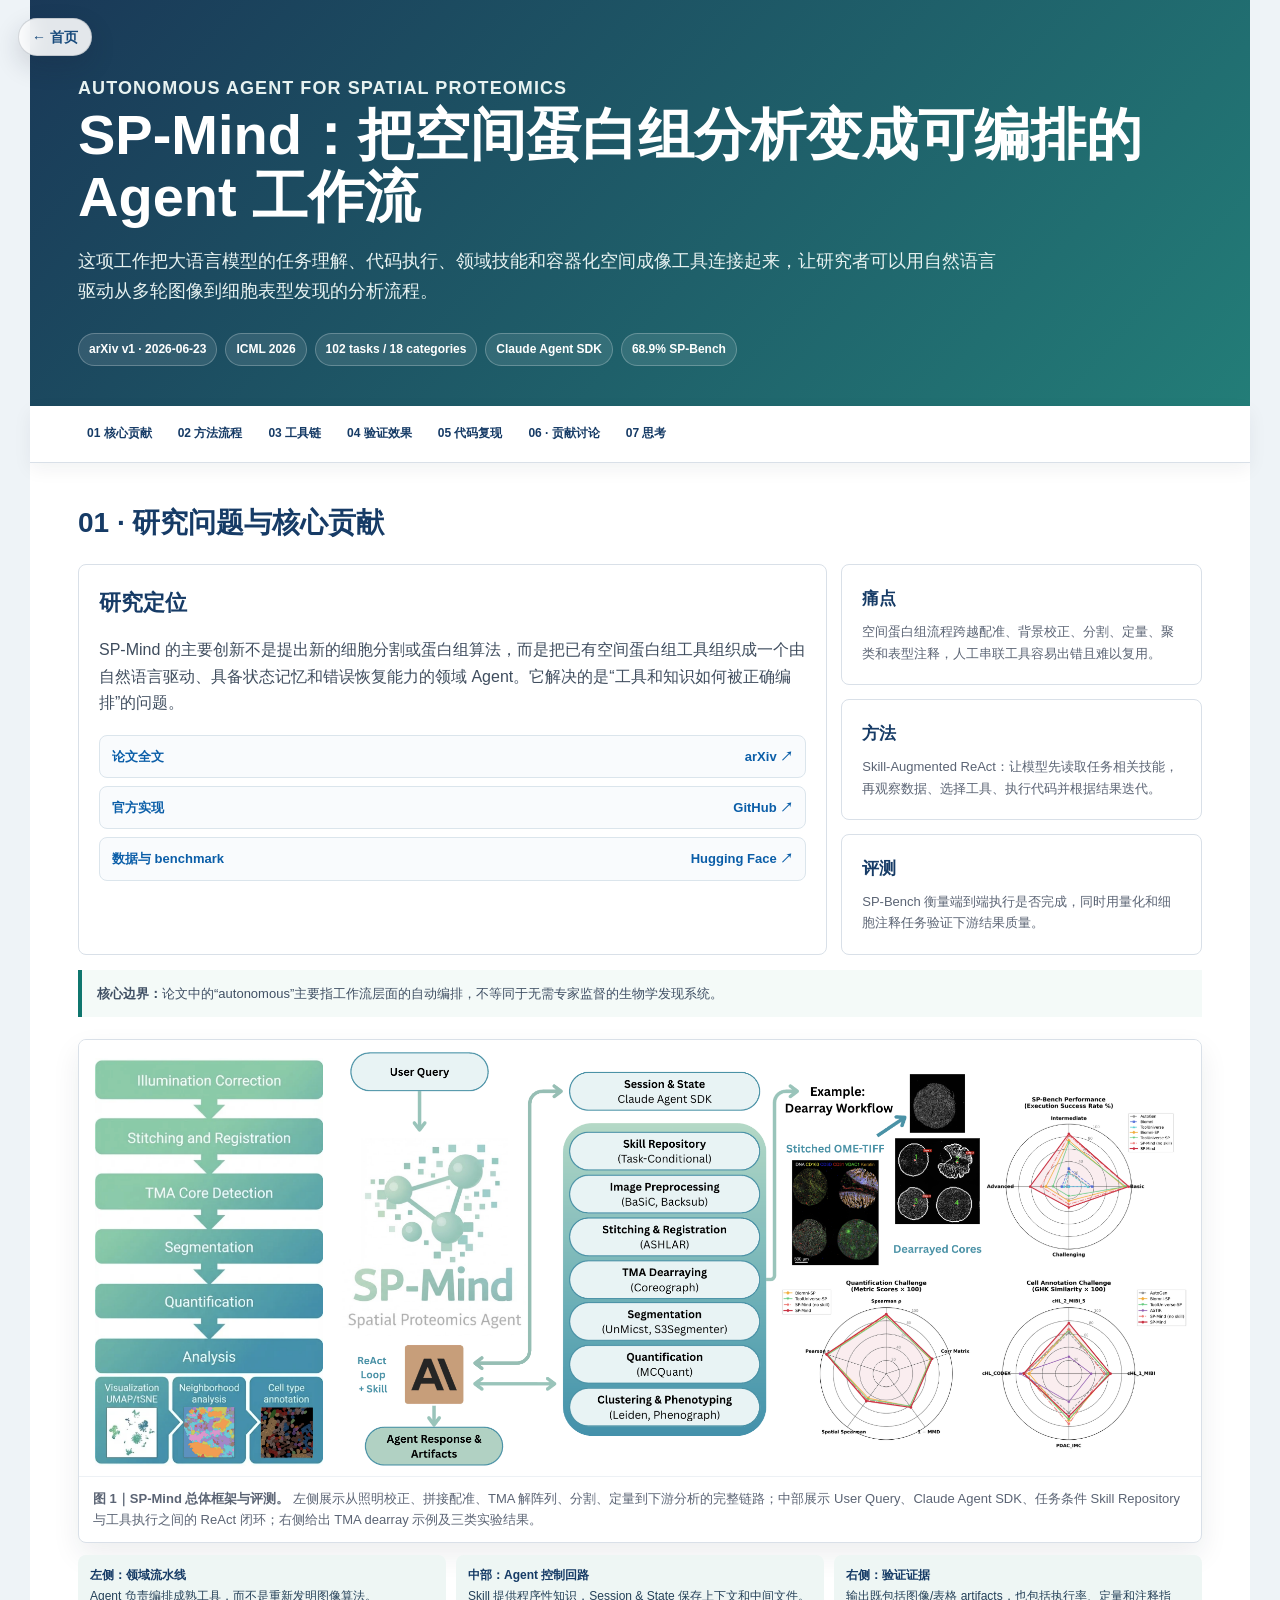
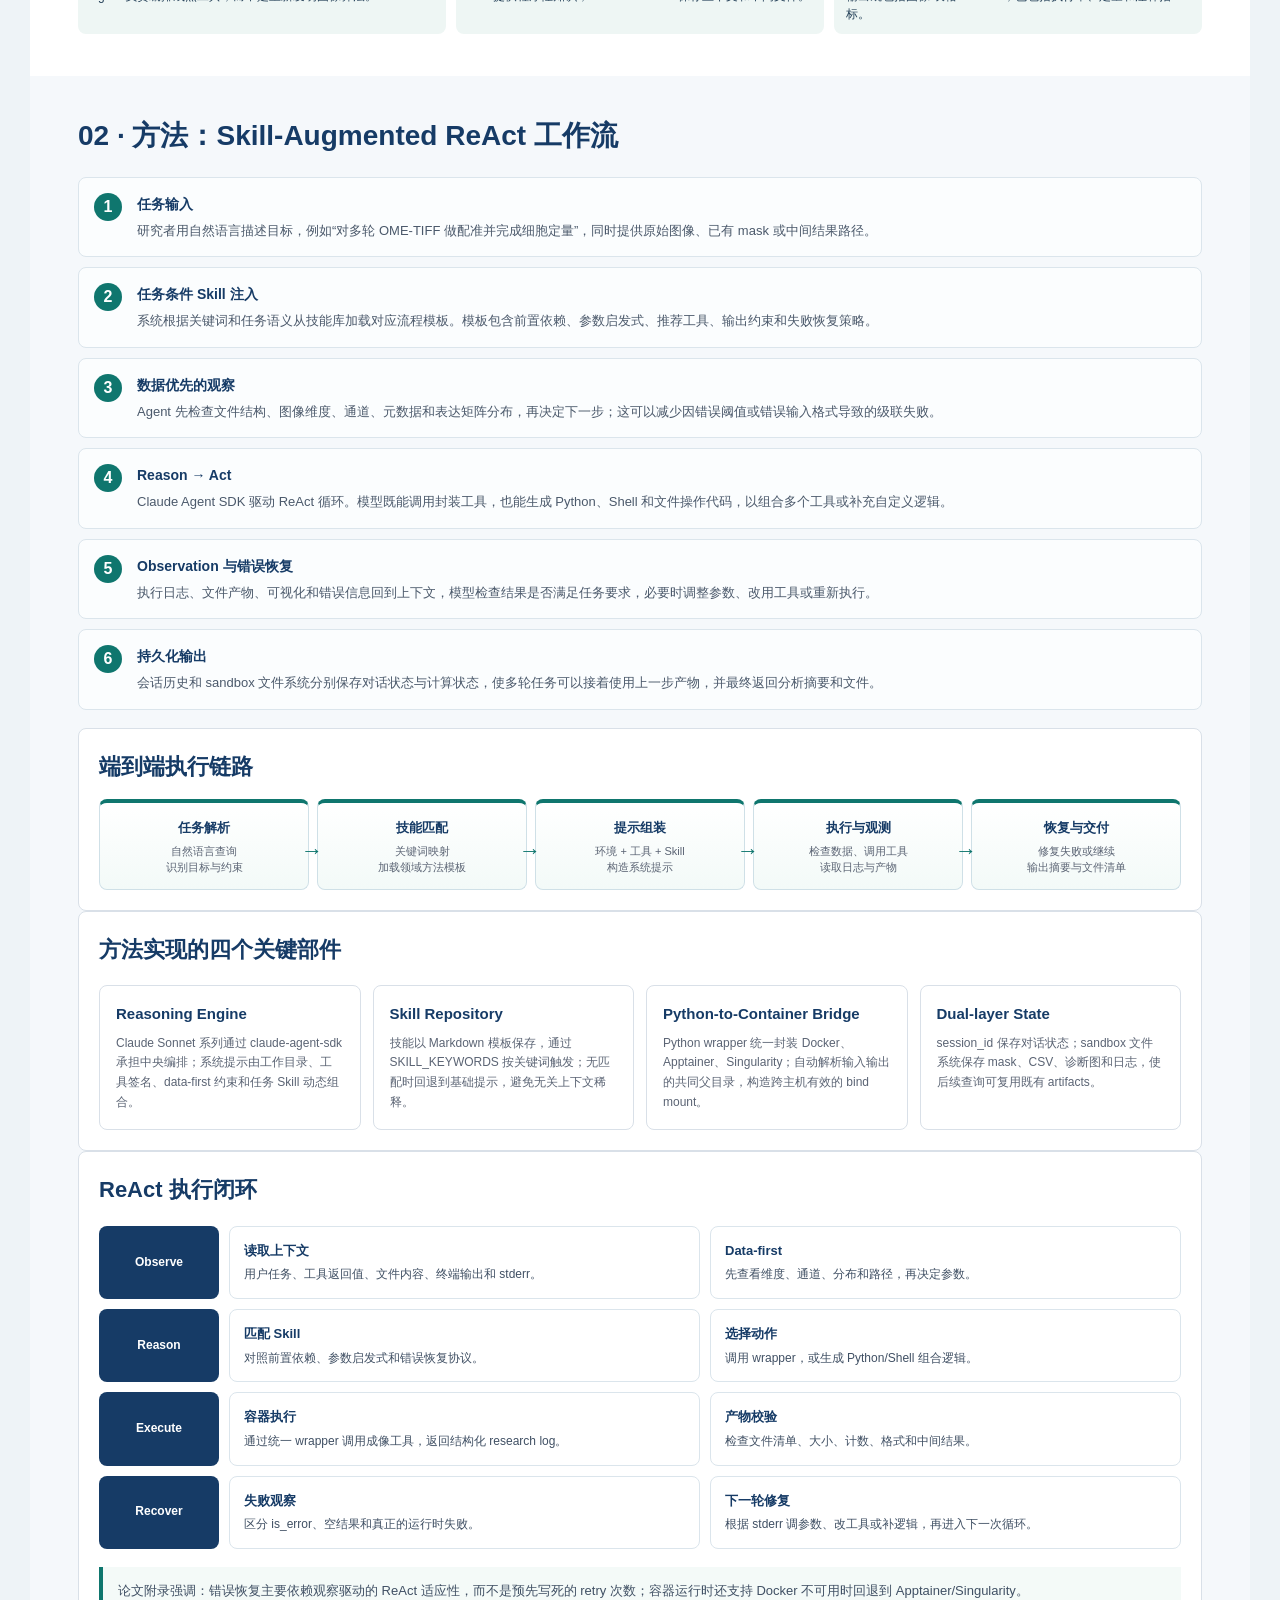
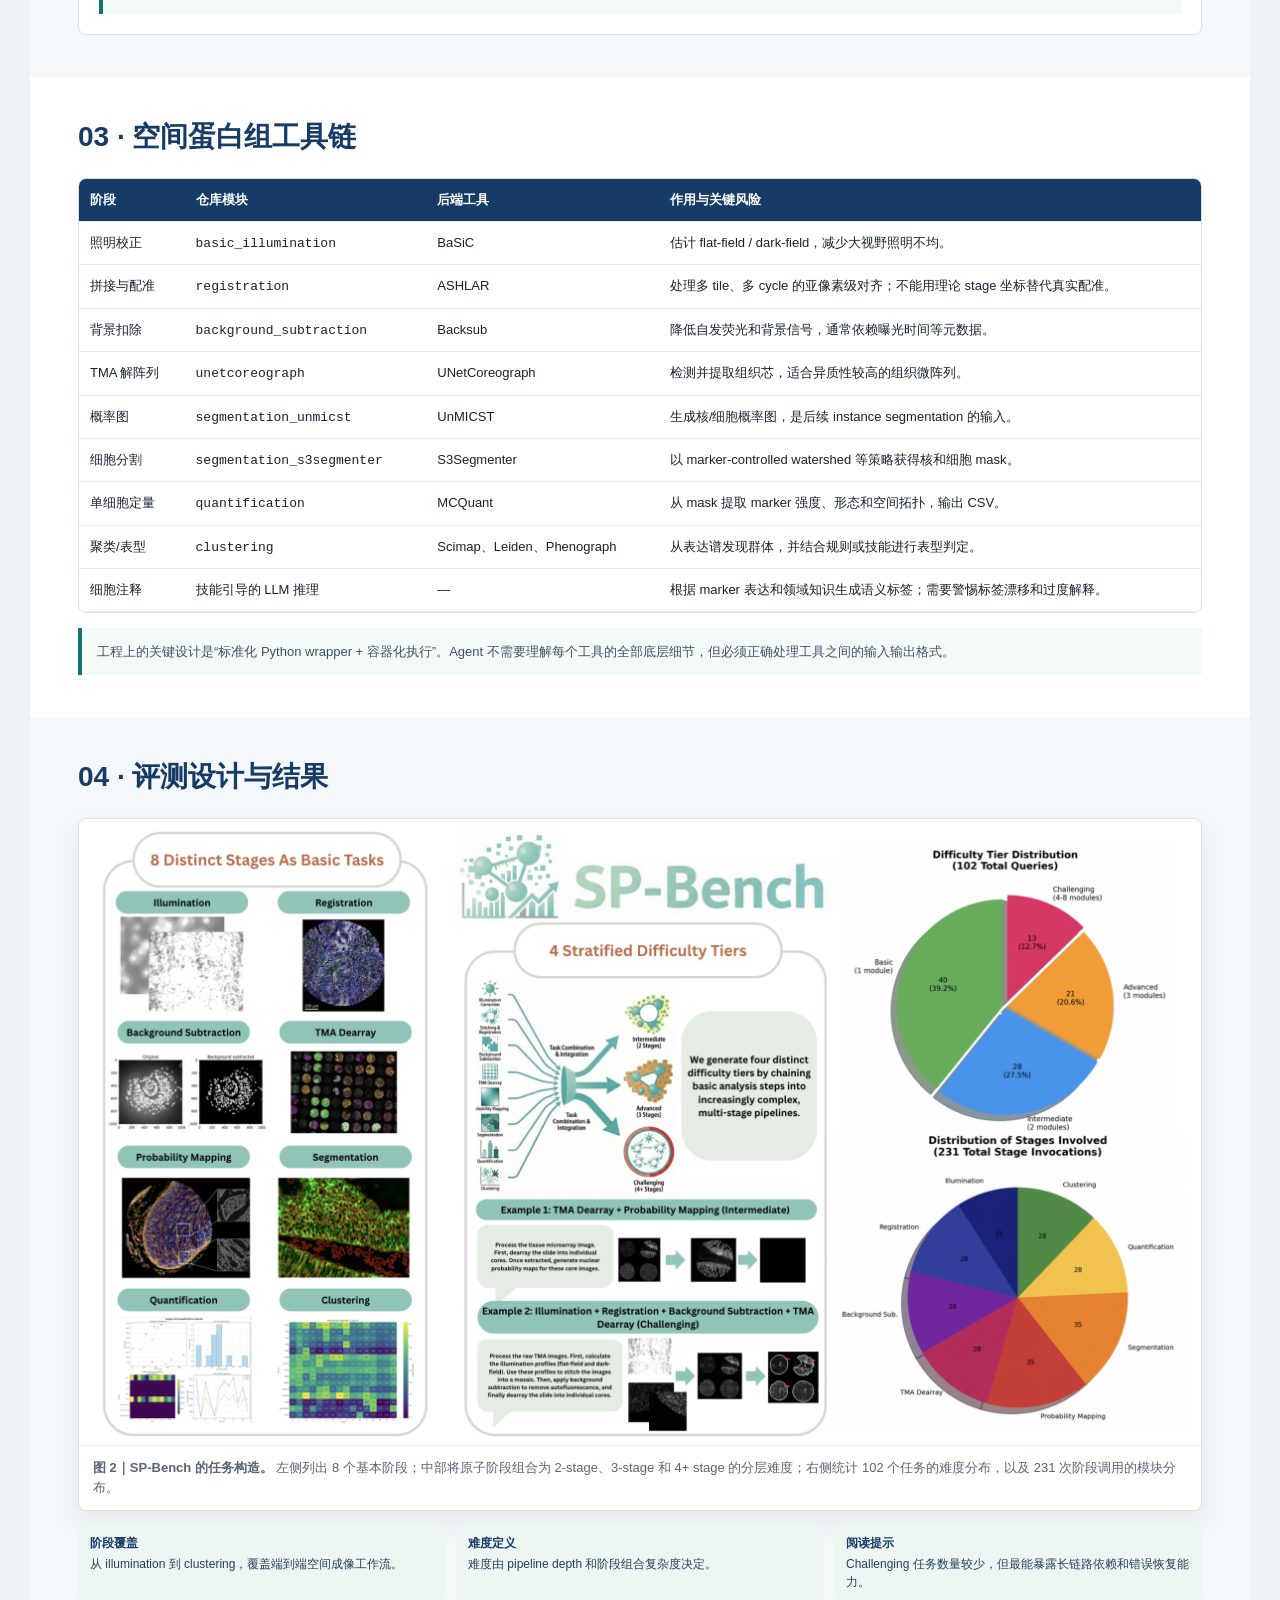
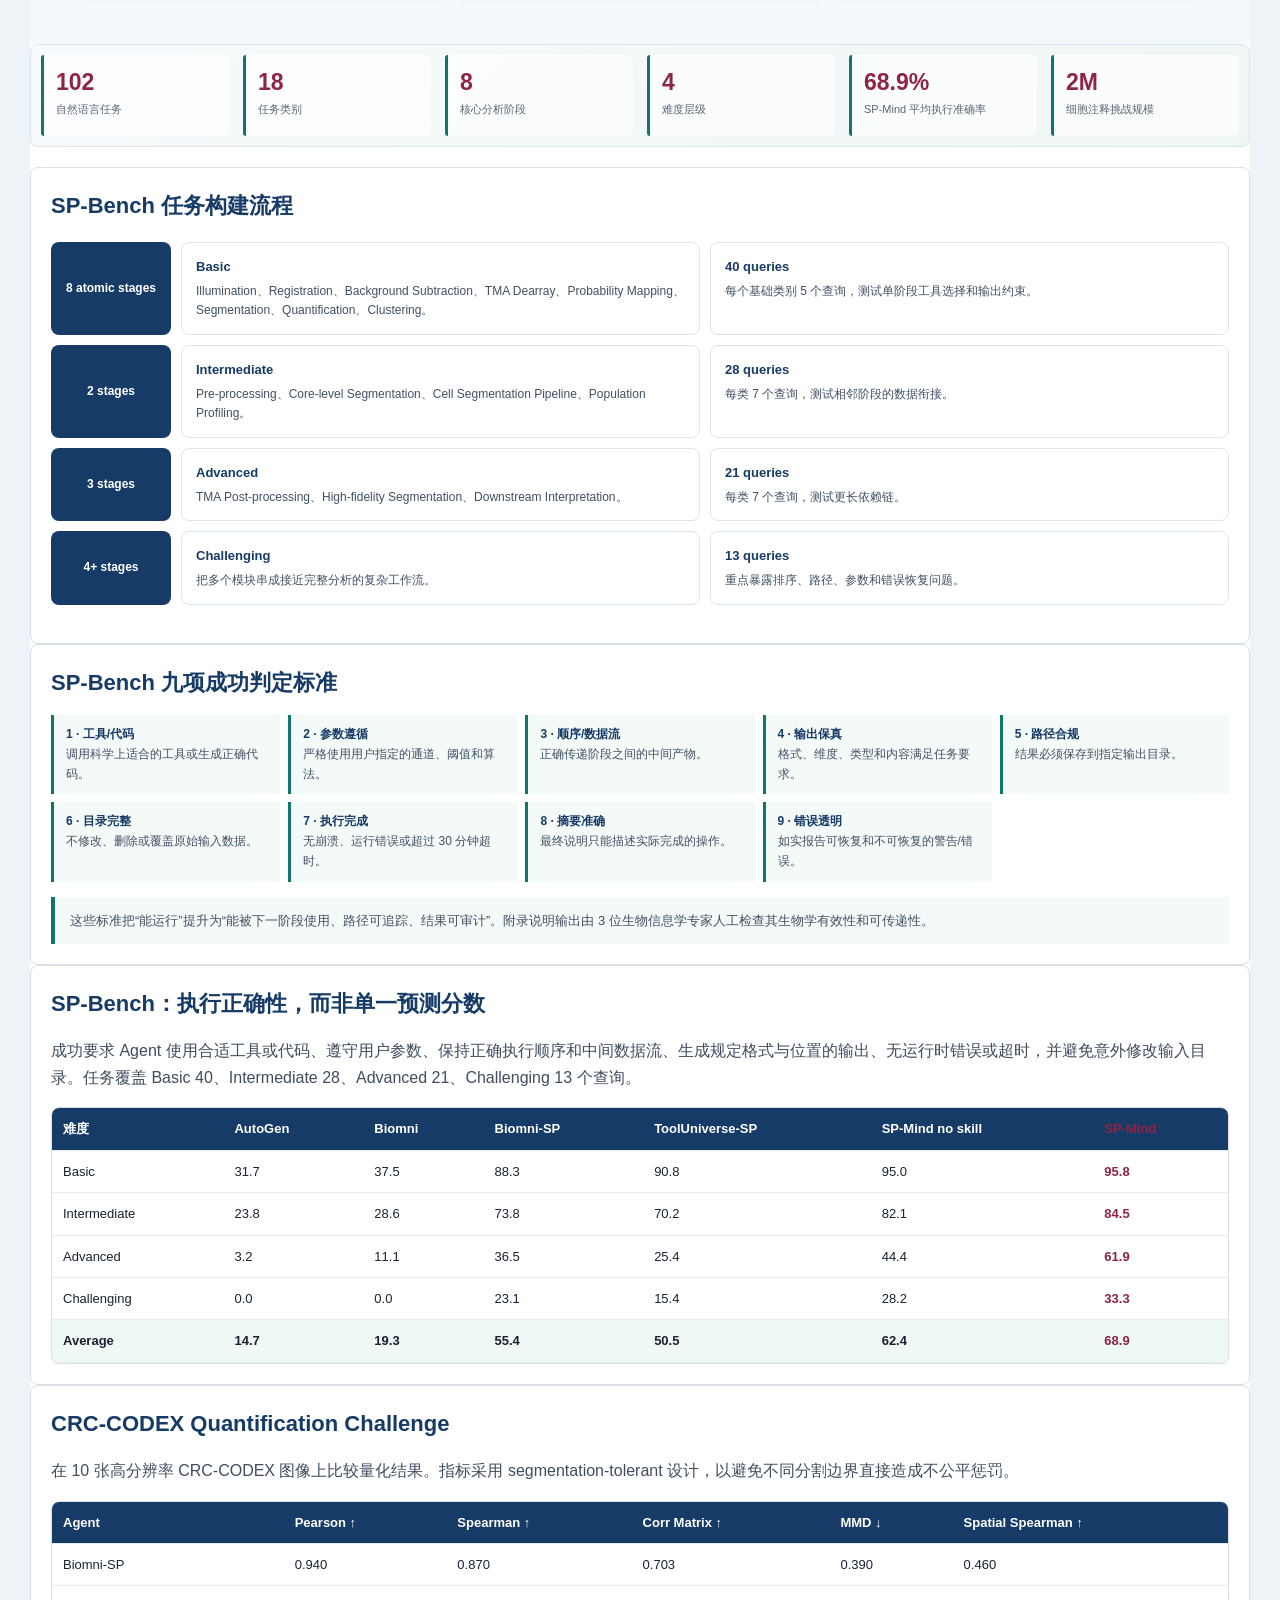
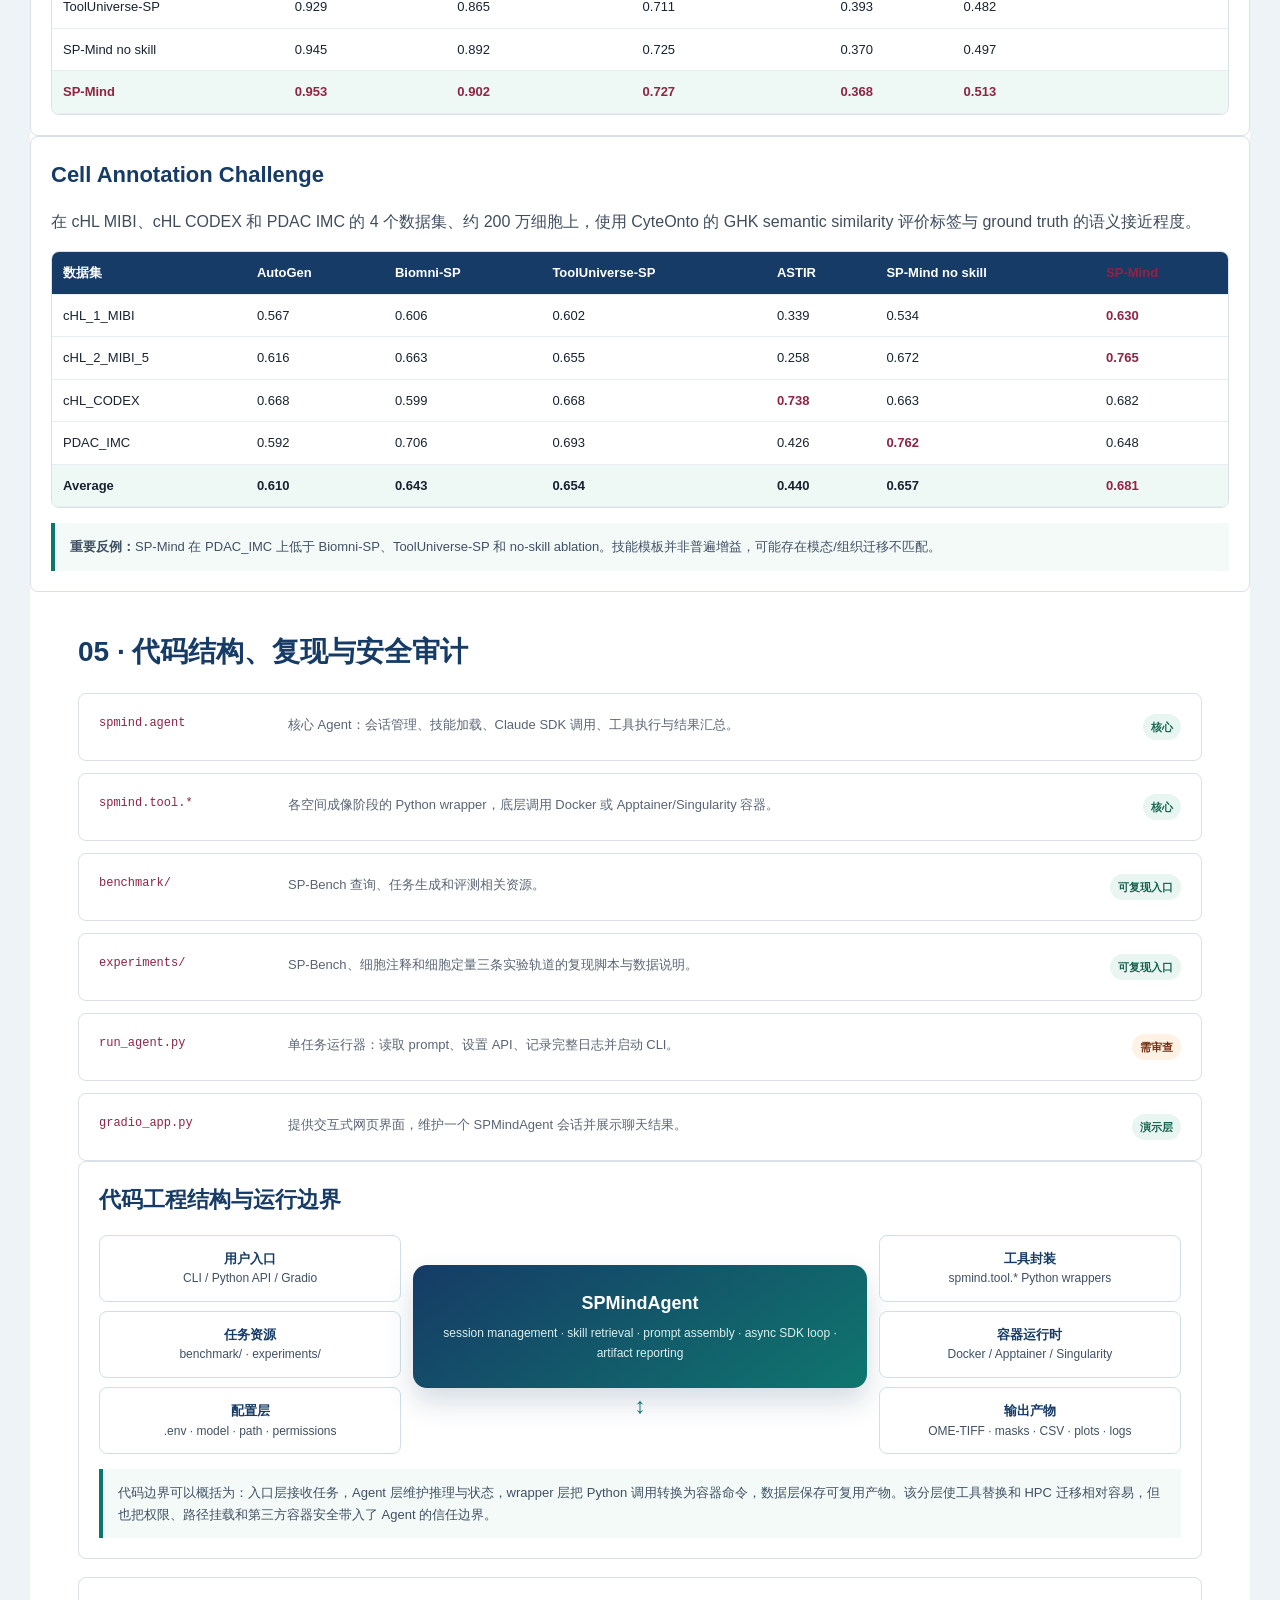
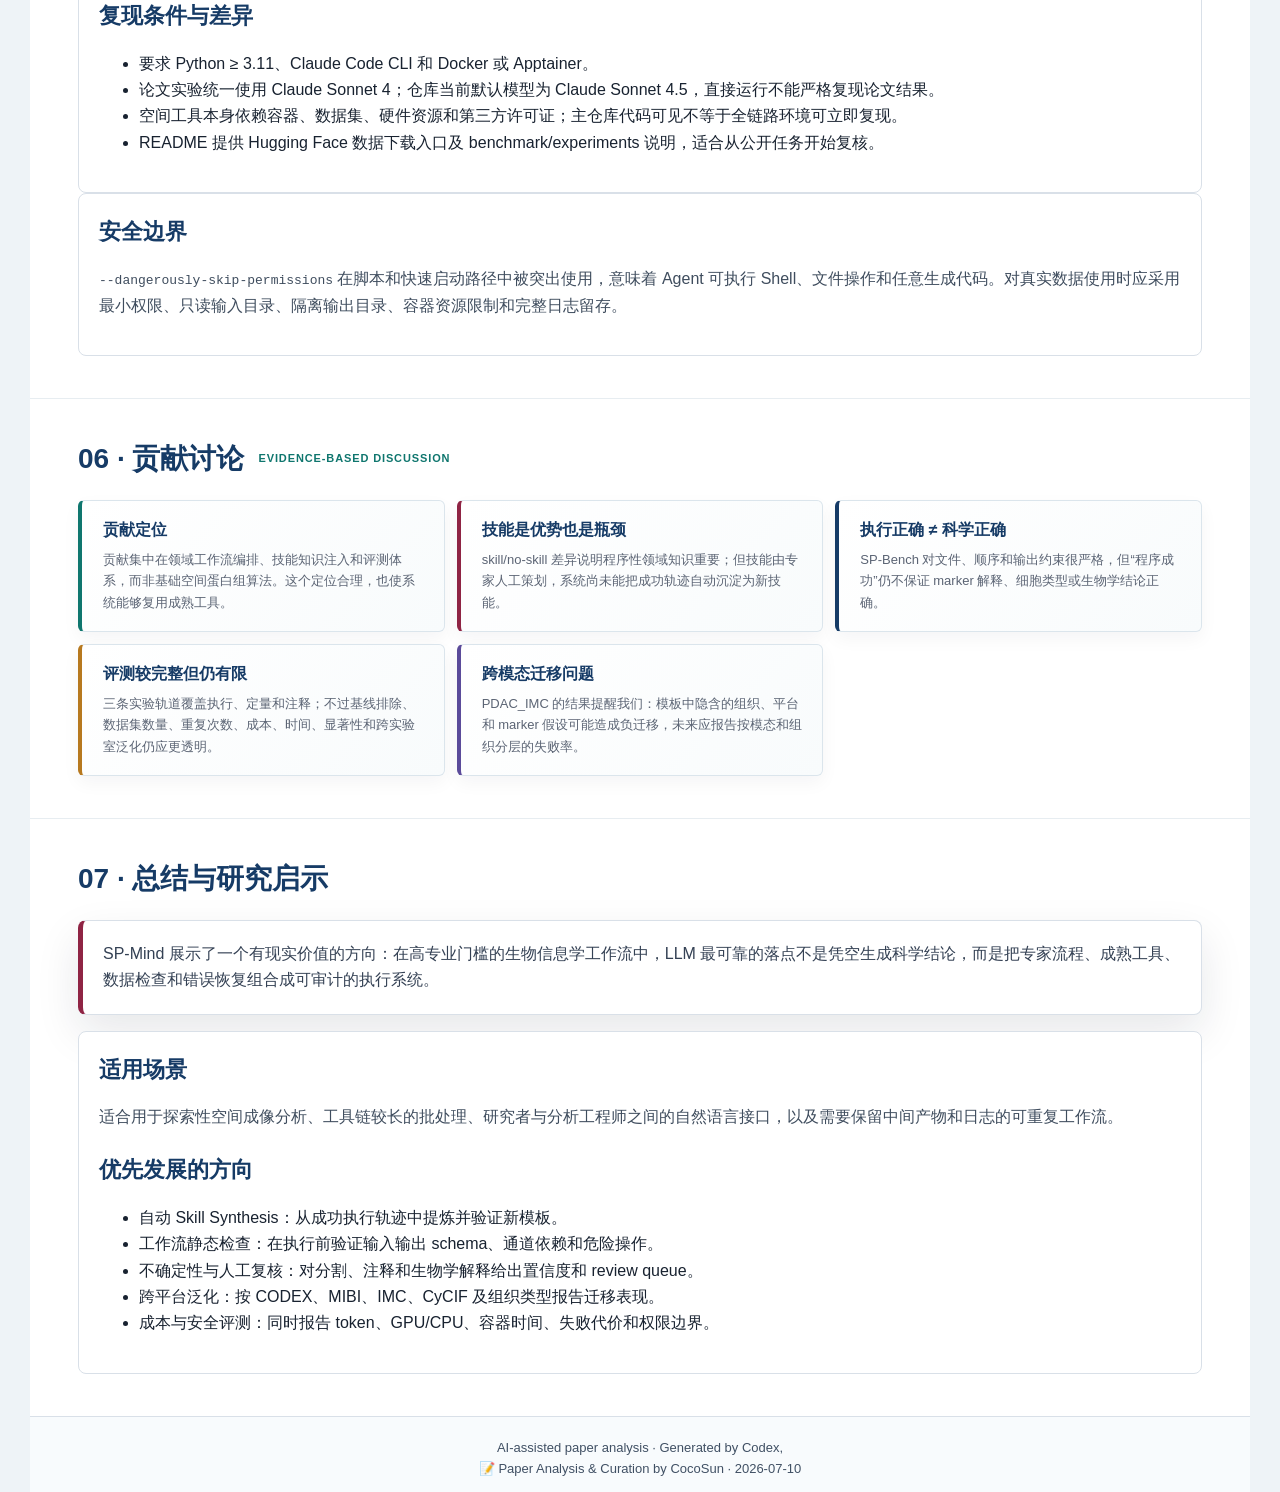
<file: notes/spmind-paper-note/index.html>
<!doctype html>
<html lang="zh-CN">
<head>
<meta charset="utf-8"><meta name="viewport" content="width=device-width,initial-scale=1">
<title>SP-Mind：空间蛋白组分析的自主推理 Agent</title><link rel="stylesheet" href="assets/figures.css"><link rel="stylesheet" href="assets/refine.css"><link rel="stylesheet" href="assets/visual-refine.css"><link rel="stylesheet" href="assets/critique-refine.css">
<style>
:root{--ink:#182230;--muted:#5b6474;--line:#d9e0e8;--soft:#f5f8fb;--blue:#163b66;--teal:#0f766e;--wine:#8f2444;--shadow:0 18px 44px rgba(24,34,48,.1);--radius:8px}*{box-sizing:border-box}html{scroll-behavior:smooth}body{margin:0;color:var(--ink);font-family:-apple-system,BlinkMacSystemFont,"Segoe UI","PingFang SC","Microsoft YaHei",Arial,sans-serif;background:#eef3f7;line-height:1.65}a{color:#0b5ea8;text-decoration:none}a:hover{text-decoration:underline}.page{max-width:1220px;margin:auto;background:#fff}.hero{padding:56px 48px 40px;color:#fff;background:linear-gradient(132deg,rgba(18,50,82,.97),rgba(11,111,105,.9))}.eyebrow{margin:0 0 14px;color:#b9e7e1;font-size:14px;font-weight:800;letter-spacing:.06em;text-transform:uppercase}h1{margin:0;font-size:clamp(30px,5vw,56px);line-height:1.12}.hero p{max-width:930px;margin:18px 0 0;color:#e7f2f1;font-size:18px}.paper-meta{display:flex;flex-wrap:wrap;gap:8px;margin-top:26px}.paper-meta span{padding:6px 10px;border:1px solid #ffffff3d;border-radius:999px;background:#ffffff1a;color:#fff;font-size:12px;font-weight:800}.top-nav{position:sticky;top:0;z-index:5;display:flex;flex-wrap:wrap;gap:8px;padding:12px 48px;border-bottom:1px solid var(--line);background:#fffffff5;box-shadow:0 6px 18px #1822300f;backdrop-filter:blur(12px)}.top-nav a{padding:6px 9px;border-radius:6px;color:var(--blue);font-size:12px;font-weight:800}.top-nav a:hover{background:#edf4f8;text-decoration:none}section{padding:42px 48px}section[id]{scroll-margin-top:64px}section.band{background:var(--soft)}h2{margin:0 0 24px;color:var(--blue);font-size:28px;line-height:1.25}.lead-grid,.insight-grid,.stage-grid,.stat-strip,.figure-gallery{display:grid;gap:14px}.lead-grid{grid-template-columns:minmax(0,1.35fr) minmax(280px,.65fr)}.lead-copy,.content-block,.insight,.stage-card,.stat-card,.audit-row,.conclusion-thesis{padding:20px;border:1px solid var(--line);border-radius:var(--radius);background:#fff}.lead-copy h3,.content-block h3{margin:0 0 10px;color:var(--blue);font-size:22px}.lead-copy p,.content-block>p{color:#3f4d5e}.insight-grid{grid-template-columns:repeat(auto-fit,minmax(220px,1fr))}.insight h3{margin:0 0 8px;color:var(--blue);font-size:17px}.insight p,.stage-card p,.stat-card span,.audit-row p{margin:0;color:var(--muted);font-size:13px}.link-list{display:grid;gap:8px;margin-top:18px}.link-list a{display:flex;justify-content:space-between;padding:10px 12px;border:1px solid #dbe5ec;border-radius:var(--radius);background:#f9fbfd;font-size:13px;font-weight:800}.stat-strip{grid-template-columns:repeat(auto-fit,minmax(170px,1fr));margin:0 0 20px}.stat-card{background:#f9fbfd}.stat-card b{display:block;color:var(--wine);font-size:25px;line-height:1.15}.stage-grid{grid-template-columns:repeat(3,1fr)}.stage-card{border-top:4px solid var(--blue)}.stage-card:nth-child(2){border-top-color:var(--teal)}.stage-card:nth-child(3){border-top-color:var(--wine)}.stage-card h4{margin:0 0 7px;font-size:15px}.pipeline{display:grid;gap:10px;counter-reset:step}.pipeline-step{position:relative;padding:15px 15px 15px 58px;border:1px solid #dbe5ec;border-radius:var(--radius);background:#fbfdfe}.pipeline-step:before{counter-increment:step;content:counter(step);position:absolute;left:15px;top:15px;width:28px;height:28px;border-radius:50%;background:var(--teal);color:#fff;font-weight:900;line-height:28px;text-align:center}.pipeline-step b{display:block;color:var(--blue);font-size:14px}.pipeline-step span{display:block;margin-top:4px;color:#4b596b;font-size:13px}.table-wrap{overflow-x:auto;border:1px solid var(--line);border-radius:var(--radius)}table{width:100%;min-width:850px;border-collapse:collapse;font-size:13px}th,td{padding:10px 11px;border-bottom:1px solid #e8edf2;text-align:left;vertical-align:top}th{color:#fff;background:var(--blue)}tr.highlight td{background:#eef8f5;font-weight:800}.best{color:var(--wine);font-weight:900}.audit{display:grid;gap:12px}.audit-row{display:grid;grid-template-columns:175px 1fr 100px;gap:14px;align-items:start}.audit-row code{color:var(--wine);font-size:12px;overflow-wrap:anywhere}.status{justify-self:end;padding:4px 8px;border-radius:999px;background:#e8f5f0;color:#17624f;font-size:11px;font-weight:900}.status.partial{background:#fff1e3;color:#743017}.insight-grid.big{grid-template-columns:repeat(auto-fit,minmax(260px,1fr))}.conclusion-thesis{margin:0 0 16px;border-left:5px solid var(--wine);box-shadow:var(--shadow)}.conclusion-thesis b{display:block;margin-bottom:8px;color:var(--blue);font-size:17px}.conclusion-thesis p{margin:0;color:#344154}.refs{display:grid;grid-template-columns:repeat(auto-fit,minmax(280px,1fr));gap:12px;padding:0;list-style:none}.refs li{padding:13px 15px;border:1px solid var(--line);border-radius:var(--radius);background:#fff;font-size:13px}.note{margin-top:15px;padding:13px 15px;border-left:4px solid var(--teal);background:#f4faf8;color:#405064;font-size:13px}.footer{padding:20px 48px;border-top:1px solid var(--line);background:#f8fbfd;color:#405064;text-align:center;font-size:13px}@media(max-width:680px){.hero,section,.footer,.top-nav{padding-left:18px;padding-right:18px}.lead-grid,.stage-grid{grid-template-columns:1fr}.audit-row{grid-template-columns:1fr}.status{justify-self:start}h1{font-size:34px}}
</style>
</head>
<body><main class="page">
<header class="hero"><p class="eyebrow">AUTONOMOUS AGENT FOR SPATIAL PROTEOMICS</p><h1>SP-Mind：把空间蛋白组分析变成可编排的 Agent 工作流</h1><p>这项工作把大语言模型的任务理解、代码执行、领域技能和容器化空间成像工具连接起来，让研究者可以用自然语言驱动从多轮图像到细胞表型发现的分析流程。</p><div class="paper-meta"><span>arXiv v1 · 2026-06-23</span><span>ICML 2026</span><span>102 tasks / 18 categories</span><span>Claude Agent SDK</span><span>68.9% SP-Bench</span></div></header>
<nav class="top-nav"><a href="#overview">01 核心贡献</a><a href="#method">02 方法流程</a><a href="#tools">03 工具链</a><a href="#benchmark">04 验证效果</a><a href="#code">05 代码复现</a><a href="#critique">06 · 贡献讨论</a><a href="#takeaway">07 思考</a></nav>

<section id="overview"><h2>01 · 研究问题与核心贡献</h2><div class="lead-grid"><div class="lead-copy"><h3>研究定位</h3><p>SP-Mind 的主要创新不是提出新的细胞分割或蛋白组算法，而是把已有空间蛋白组工具组织成一个由自然语言驱动、具备状态记忆和错误恢复能力的领域 Agent。它解决的是“工具和知识如何被正确编排”的问题。</p><div class="link-list"><a href="https://arxiv.org/html/2606.24235v1"><span>论文全文</span><span>arXiv ↗</span></a><a href="https://github.com/tomtommyyuan/spmind"><span>官方实现</span><span>GitHub ↗</span></a><a href="https://huggingface.co/datasets/tomyuanyucheng/spmind"><span>数据与 benchmark</span><span>Hugging Face ↗</span></a></div></div><div class="insight-grid"><div class="insight"><h3>痛点</h3><p>空间蛋白组流程跨越配准、背景校正、分割、定量、聚类和表型注释，人工串联工具容易出错且难以复用。</p></div><div class="insight"><h3>方法</h3><p>Skill-Augmented ReAct：让模型先读取任务相关技能，再观察数据、选择工具、执行代码并根据结果迭代。</p></div><div class="insight"><h3>评测</h3><p>SP-Bench 衡量端到端执行是否完成，同时用量化和细胞注释任务验证下游结果质量。</p></div></div></div><div class="note"><b>核心边界：</b>论文中的“autonomous”主要指工作流层面的自动编排，不等同于无需专家监督的生物学发现系统。</div><figure class="paper-figure"><img src="assets/spmind-overview.png" alt="SP-Mind framework overview"><figcaption><b>图 1｜SP-Mind 总体框架与评测。</b> 左侧展示从照明校正、拼接配准、TMA 解阵列、分割、定量到下游分析的完整链路；中部展示 User Query、Claude Agent SDK、任务条件 Skill Repository 与工具执行之间的 ReAct 闭环；右侧给出 TMA dearray 示例及三类实验结果。</figcaption></figure><div class="figure-key"><div><b>左侧：领域流水线</b> Agent 负责编排成熟工具，而不是重新发明图像算法。</div><div><b>中部：Agent 控制回路</b> Skill 提供程序性知识，Session &amp; State 保存上下文和中间文件。</div><div><b>右侧：验证证据</b> 输出既包括图像/表格 artifacts，也包括执行率、定量和注释指标。</div></div></section>

<section class="band" id="method"><h2>02 · 方法：Skill-Augmented ReAct 工作流</h2><div class="pipeline"><div class="pipeline-step"><b>任务输入</b><span>研究者用自然语言描述目标，例如“对多轮 OME-TIFF 做配准并完成细胞定量”，同时提供原始图像、已有 mask 或中间结果路径。</span></div><div class="pipeline-step"><b>任务条件 Skill 注入</b><span>系统根据关键词和任务语义从技能库加载对应流程模板。模板包含前置依赖、参数启发式、推荐工具、输出约束和失败恢复策略。</span></div><div class="pipeline-step"><b>数据优先的观察</b><span>Agent 先检查文件结构、图像维度、通道、元数据和表达矩阵分布，再决定下一步；这可以减少因错误阈值或错误输入格式导致的级联失败。</span></div><div class="pipeline-step"><b>Reason → Act</b><span>Claude Agent SDK 驱动 ReAct 循环。模型既能调用封装工具，也能生成 Python、Shell 和文件操作代码，以组合多个工具或补充自定义逻辑。</span></div><div class="pipeline-step"><b>Observation 与错误恢复</b><span>执行日志、文件产物、可视化和错误信息回到上下文，模型检查结果是否满足任务要求，必要时调整参数、改用工具或重新执行。</span></div><div class="pipeline-step"><b>持久化输出</b><span>会话历史和 sandbox 文件系统分别保存对话状态与计算状态，使多轮任务可以接着使用上一步产物，并最终返回分析摘要和文件。</span></div></div><div class="content-block" style="margin-top:18px"><h3>端到端执行链路</h3><div class="abstract-flow"><div class="abstract-step"><b>任务解析</b><span>自然语言查询<br>识别目标与约束</span></div><div class="abstract-step"><b>技能匹配</b><span>关键词映射<br>加载领域方法模板</span></div><div class="abstract-step"><b>提示组装</b><span>环境 + 工具 + Skill<br>构造系统提示</span></div><div class="abstract-step"><b>执行与观测</b><span>检查数据、调用工具<br>读取日志与产物</span></div><div class="abstract-step"><b>恢复与交付</b><span>修复失败或继续<br>输出摘要与文件清单</span></div></div></div><div class="content-block"><h3>方法实现的四个关键部件</h3><div class="appendix-grid"><div class="appendix-card"><h4>Reasoning Engine</h4><p>Claude Sonnet 系列通过 claude-agent-sdk 承担中央编排；系统提示由工作目录、工具签名、data-first 约束和任务 Skill 动态组合。</p></div><div class="appendix-card"><h4>Skill Repository</h4><p>技能以 Markdown 模板保存，通过 SKILL_KEYWORDS 按关键词触发；无匹配时回退到基础提示，避免无关上下文稀释。</p></div><div class="appendix-card"><h4>Python-to-Container Bridge</h4><p>Python wrapper 统一封装 Docker、Apptainer、Singularity；自动解析输入输出的共同父目录，构造跨主机有效的 bind mount。</p></div><div class="appendix-card"><h4>Dual-layer State</h4><p>session_id 保存对话状态；sandbox 文件系统保存 mask、CSV、诊断图和日志，使后续查询可复用既有 artifacts。</p></div></div></div><div class="content-block"><h3>ReAct 执行闭环</h3><div class="appendix-flow"><div class="flow-row"><div class="flow-label">Observe</div><div class="flow-box"><b>读取上下文</b>用户任务、工具返回值、文件内容、终端输出和 stderr。</div><div class="flow-box"><b>Data-first</b>先查看维度、通道、分布和路径，再决定参数。</div></div><div class="flow-row"><div class="flow-label">Reason</div><div class="flow-box"><b>匹配 Skill</b>对照前置依赖、参数启发式和错误恢复协议。</div><div class="flow-box"><b>选择动作</b>调用 wrapper，或生成 Python/Shell 组合逻辑。</div></div><div class="flow-row"><div class="flow-label">Execute</div><div class="flow-box"><b>容器执行</b>通过统一 wrapper 调用成像工具，返回结构化 research log。</div><div class="flow-box"><b>产物校验</b>检查文件清单、大小、计数、格式和中间结果。</div></div><div class="flow-row"><div class="flow-label">Recover</div><div class="flow-box"><b>失败观察</b>区分 is_error、空结果和真正的运行时失败。</div><div class="flow-box"><b>下一轮修复</b>根据 stderr 调参数、改工具或补逻辑，再进入下一次循环。</div></div></div><div class="note">论文附录强调：错误恢复主要依赖观察驱动的 ReAct 适应性，而不是预先写死的 retry 次数；容器运行时还支持 Docker 不可用时回退到 Apptainer/Singularity。</div></div></section>

<section id="tools"><h2>03 · 空间蛋白组工具链</h2><div class="table-wrap"><table><thead><tr><th>阶段</th><th>仓库模块</th><th>后端工具</th><th>作用与关键风险</th></tr></thead><tbody><tr><td>照明校正</td><td><code>basic_illumination</code></td><td>BaSiC</td><td>估计 flat-field / dark-field，减少大视野照明不均。</td></tr><tr><td>拼接与配准</td><td><code>registration</code></td><td>ASHLAR</td><td>处理多 tile、多 cycle 的亚像素级对齐；不能用理论 stage 坐标替代真实配准。</td></tr><tr><td>背景扣除</td><td><code>background_subtraction</code></td><td>Backsub</td><td>降低自发荧光和背景信号，通常依赖曝光时间等元数据。</td></tr><tr><td>TMA 解阵列</td><td><code>unetcoreograph</code></td><td>UNetCoreograph</td><td>检测并提取组织芯，适合异质性较高的组织微阵列。</td></tr><tr><td>概率图</td><td><code>segmentation_unmicst</code></td><td>UnMICST</td><td>生成核/细胞概率图，是后续 instance segmentation 的输入。</td></tr><tr><td>细胞分割</td><td><code>segmentation_s3segmenter</code></td><td>S3Segmenter</td><td>以 marker-controlled watershed 等策略获得核和细胞 mask。</td></tr><tr><td>单细胞定量</td><td><code>quantification</code></td><td>MCQuant</td><td>从 mask 提取 marker 强度、形态和空间拓扑，输出 CSV。</td></tr><tr><td>聚类/表型</td><td><code>clustering</code></td><td>Scimap、Leiden、Phenograph</td><td>从表达谱发现群体，并结合规则或技能进行表型判定。</td></tr><tr><td>细胞注释</td><td>技能引导的 LLM 推理</td><td>—</td><td>根据 marker 表达和领域知识生成语义标签；需要警惕标签漂移和过度解释。</td></tr></tbody></table></div><div class="note">工程上的关键设计是“标准化 Python wrapper + 容器化执行”。Agent 不需要理解每个工具的全部底层细节，但必须正确处理工具之间的输入输出格式。</div></section>

<section class="band" id="benchmark"><h2>04 · 评测设计与结果</h2><figure class="paper-figure"><img src="assets/sp-bench-overview.png" alt="SP-Bench benchmark design overview"><figcaption><b>图 2｜SP-Bench 的任务构造。</b> 左侧列出 8 个基本阶段；中部将原子阶段组合为 2-stage、3-stage 和 4+ stage 的分层难度；右侧统计 102 个任务的难度分布，以及 231 次阶段调用的模块分布。</figcaption></figure><div class="figure-key"><div><b>阶段覆盖</b> 从 illumination 到 clustering，覆盖端到端空间成像工作流。</div><div><b>难度定义</b> 难度由 pipeline depth 和阶段组合复杂度决定。</div><div><b>阅读提示</b> Challenging 任务数量较少，但最能暴露长链路依赖和错误恢复能力。</div></div></section><div class="stat-strip"><div class="stat-card"><b>102</b><span>自然语言任务</span></div><div class="stat-card"><b>18</b><span>任务类别</span></div><div class="stat-card"><b>8</b><span>核心分析阶段</span></div><div class="stat-card"><b>4</b><span>难度层级</span></div><div class="stat-card"><b>68.9%</b><span>SP-Mind 平均执行准确率</span></div><div class="stat-card"><b>2M</b><span>细胞注释挑战规模</span></div></div><div class="content-block"><h3>SP-Bench 任务构建流程</h3><div class="appendix-flow"><div class="flow-row"><div class="flow-label">8 atomic stages</div><div class="flow-box"><b>Basic</b>Illumination、Registration、Background Subtraction、TMA Dearray、Probability Mapping、Segmentation、Quantification、Clustering。</div><div class="flow-box"><b>40 queries</b>每个基础类别 5 个查询，测试单阶段工具选择和输出约束。</div></div><div class="flow-row"><div class="flow-label">2 stages</div><div class="flow-box"><b>Intermediate</b>Pre-processing、Core-level Segmentation、Cell Segmentation Pipeline、Population Profiling。</div><div class="flow-box"><b>28 queries</b>每类 7 个查询，测试相邻阶段的数据衔接。</div></div><div class="flow-row"><div class="flow-label">3 stages</div><div class="flow-box"><b>Advanced</b>TMA Post-processing、High-fidelity Segmentation、Downstream Interpretation。</div><div class="flow-box"><b>21 queries</b>每类 7 个查询，测试更长依赖链。</div></div><div class="flow-row"><div class="flow-label">4+ stages</div><div class="flow-box"><b>Challenging</b>把多个模块串成接近完整分析的复杂工作流。</div><div class="flow-box"><b>13 queries</b>重点暴露排序、路径、参数和错误恢复问题。</div></div></div></div><div class="content-block"><h3>SP-Bench 九项成功判定标准</h3><div class="checklist"><div class="check"><b>1 · 工具/代码</b><br>调用科学上适合的工具或生成正确代码。</div><div class="check"><b>2 · 参数遵循</b><br>严格使用用户指定的通道、阈值和算法。</div><div class="check"><b>3 · 顺序/数据流</b><br>正确传递阶段之间的中间产物。</div><div class="check"><b>4 · 输出保真</b><br>格式、维度、类型和内容满足任务要求。</div><div class="check"><b>5 · 路径合规</b><br>结果必须保存到指定输出目录。</div><div class="check"><b>6 · 目录完整</b><br>不修改、删除或覆盖原始输入数据。</div><div class="check"><b>7 · 执行完成</b><br>无崩溃、运行错误或超过 30 分钟超时。</div><div class="check"><b>8 · 摘要准确</b><br>最终说明只能描述实际完成的操作。</div><div class="check"><b>9 · 错误透明</b><br>如实报告可恢复和不可恢复的警告/错误。</div></div><div class="note">这些标准把“能运行”提升为“能被下一阶段使用、路径可追踪、结果可审计”。附录说明输出由 3 位生物信息学专家人工检查其生物学有效性和可传递性。</div></div><div class="content-block"><h3>SP-Bench：执行正确性，而非单一预测分数</h3><p>成功要求 Agent 使用合适工具或代码、遵守用户参数、保持正确执行顺序和中间数据流、生成规定格式与位置的输出、无运行时错误或超时，并避免意外修改输入目录。任务覆盖 Basic 40、Intermediate 28、Advanced 21、Challenging 13 个查询。</p><div class="table-wrap"><table><thead><tr><th>难度</th><th>AutoGen</th><th>Biomni</th><th>Biomni-SP</th><th>ToolUniverse-SP</th><th>SP-Mind no skill</th><th class="best">SP-Mind</th></tr></thead><tbody><tr><td>Basic</td><td>31.7</td><td>37.5</td><td>88.3</td><td>90.8</td><td>95.0</td><td class="best">95.8</td></tr><tr><td>Intermediate</td><td>23.8</td><td>28.6</td><td>73.8</td><td>70.2</td><td>82.1</td><td class="best">84.5</td></tr><tr><td>Advanced</td><td>3.2</td><td>11.1</td><td>36.5</td><td>25.4</td><td>44.4</td><td class="best">61.9</td></tr><tr><td>Challenging</td><td>0.0</td><td>0.0</td><td>23.1</td><td>15.4</td><td>28.2</td><td class="best">33.3</td></tr><tr class="highlight"><td>Average</td><td>14.7</td><td>19.3</td><td>55.4</td><td>50.5</td><td>62.4</td><td class="best">68.9</td></tr></tbody></table></div></div><div class="content-block"><h3>CRC-CODEX Quantification Challenge</h3><p>在 10 张高分辨率 CRC-CODEX 图像上比较量化结果。指标采用 segmentation-tolerant 设计，以避免不同分割边界直接造成不公平惩罚。</p><div class="table-wrap"><table><thead><tr><th>Agent</th><th>Pearson ↑</th><th>Spearman ↑</th><th>Corr Matrix ↑</th><th>MMD ↓</th><th>Spatial Spearman ↑</th></tr></thead><tbody><tr><td>Biomni-SP</td><td>0.940</td><td>0.870</td><td>0.703</td><td>0.390</td><td>0.460</td></tr><tr><td>ToolUniverse-SP</td><td>0.929</td><td>0.865</td><td>0.711</td><td>0.393</td><td>0.482</td></tr><tr><td>SP-Mind no skill</td><td>0.945</td><td>0.892</td><td>0.725</td><td>0.370</td><td>0.497</td></tr><tr class="highlight"><td class="best">SP-Mind</td><td class="best">0.953</td><td class="best">0.902</td><td class="best">0.727</td><td class="best">0.368</td><td class="best">0.513</td></tr></tbody></table></div></div><div class="content-block"><h3>Cell Annotation Challenge</h3><p>在 cHL MIBI、cHL CODEX 和 PDAC IMC 的 4 个数据集、约 200 万细胞上，使用 CyteOnto 的 GHK semantic similarity 评价标签与 ground truth 的语义接近程度。</p><div class="table-wrap"><table><thead><tr><th>数据集</th><th>AutoGen</th><th>Biomni-SP</th><th>ToolUniverse-SP</th><th>ASTIR</th><th>SP-Mind no skill</th><th class="best">SP-Mind</th></tr></thead><tbody><tr><td>cHL_1_MIBI</td><td>0.567</td><td>0.606</td><td>0.602</td><td>0.339</td><td>0.534</td><td class="best">0.630</td></tr><tr><td>cHL_2_MIBI_5</td><td>0.616</td><td>0.663</td><td>0.655</td><td>0.258</td><td>0.672</td><td class="best">0.765</td></tr><tr><td>cHL_CODEX</td><td>0.668</td><td>0.599</td><td>0.668</td><td class="best">0.738</td><td>0.663</td><td>0.682</td></tr><tr><td>PDAC_IMC</td><td>0.592</td><td>0.706</td><td>0.693</td><td>0.426</td><td class="best">0.762</td><td>0.648</td></tr><tr class="highlight"><td>Average</td><td>0.610</td><td>0.643</td><td>0.654</td><td>0.440</td><td>0.657</td><td class="best">0.681</td></tr></tbody></table></div><div class="note"><b>重要反例：</b>SP-Mind 在 PDAC_IMC 上低于 Biomni-SP、ToolUniverse-SP 和 no-skill ablation。技能模板并非普遍增益，可能存在模态/组织迁移不匹配。</div></div></section>

<section id="code"><h2>05 · 代码结构、复现与安全审计</h2><div class="audit"><div class="audit-row"><code>spmind.agent</code><p>核心 Agent：会话管理、技能加载、Claude SDK 调用、工具执行与结果汇总。</p><span class="status">核心</span></div><div class="audit-row"><code>spmind.tool.*</code><p>各空间成像阶段的 Python wrapper，底层调用 Docker 或 Apptainer/Singularity 容器。</p><span class="status">核心</span></div><div class="audit-row"><code>benchmark/</code><p>SP-Bench 查询、任务生成和评测相关资源。</p><span class="status">可复现入口</span></div><div class="audit-row"><code>experiments/</code><p>SP-Bench、细胞注释和细胞定量三条实验轨道的复现脚本与数据说明。</p><span class="status">可复现入口</span></div><div class="audit-row"><code>run_agent.py</code><p>单任务运行器：读取 prompt、设置 API、记录完整日志并启动 CLI。</p><span class="status partial">需审查</span></div><div class="audit-row"><code>gradio_app.py</code><p>提供交互式网页界面，维护一个 SPMindAgent 会话并展示聊天结果。</p><span class="status">演示层</span></div></div><div class="content-block"><h3>代码工程结构与运行边界</h3><div class="architecture"><div class="arch-column"><div class="arch-node"><strong>用户入口</strong>CLI / Python API / Gradio</div><div class="arch-node"><strong>任务资源</strong>benchmark/ · experiments/</div><div class="arch-node"><strong>配置层</strong>.env · model · path · permissions</div></div><div><div class="arch-core"><strong>SPMindAgent</strong><span>session management · skill retrieval · prompt assembly · async SDK loop · artifact reporting</span></div><div class="arch-arrow">↕</div></div><div class="arch-column"><div class="arch-node"><strong>工具封装</strong>spmind.tool.* Python wrappers</div><div class="arch-node"><strong>容器运行时</strong>Docker / Apptainer / Singularity</div><div class="arch-node"><strong>输出产物</strong>OME-TIFF · masks · CSV · plots · logs</div></div></div><div class="note">代码边界可以概括为：入口层接收任务，Agent 层维护推理与状态，wrapper 层把 Python 调用转换为容器命令，数据层保存可复用产物。该分层使工具替换和 HPC 迁移相对容易，但也把权限、路径挂载和第三方容器安全带入了 Agent 的信任边界。</div></div><div class="content-block" style="margin-top:18px"><h3>复现条件与差异</h3><ul><li>要求 Python ≥ 3.11、Claude Code CLI 和 Docker 或 Apptainer。</li><li>论文实验统一使用 Claude Sonnet 4；仓库当前默认模型为 Claude Sonnet 4.5，直接运行不能严格复现论文结果。</li><li>空间工具本身依赖容器、数据集、硬件资源和第三方许可证；主仓库代码可见不等于全链路环境可立即复现。</li><li>README 提供 Hugging Face 数据下载入口及 benchmark/experiments 说明，适合从公开任务开始复核。</li></ul></div><div class="content-block"><h3>安全边界</h3><p><code>--dangerously-skip-permissions</code> 在脚本和快速启动路径中被突出使用，意味着 Agent 可执行 Shell、文件操作和任意生成代码。对真实数据使用时应采用最小权限、只读输入目录、隔离输出目录、容器资源限制和完整日志留存。</p></div></section>

<section class="band" id="critique"><h2>06 · 贡献讨论</h2><div class="insight-grid big"><div class="insight"><h3>贡献定位</h3><p>贡献集中在领域工作流编排、技能知识注入和评测体系，而非基础空间蛋白组算法。这个定位合理，也使系统能够复用成熟工具。</p></div><div class="insight"><h3>技能是优势也是瓶颈</h3><p>skill/no-skill 差异说明程序性领域知识重要；但技能由专家人工策划，系统尚未能把成功轨迹自动沉淀为新技能。</p></div><div class="insight"><h3>执行正确 ≠ 科学正确</h3><p>SP-Bench 对文件、顺序和输出约束很严格，但“程序成功”仍不保证 marker 解释、细胞类型或生物学结论正确。</p></div><div class="insight"><h3>评测较完整但仍有限</h3><p>三条实验轨道覆盖执行、定量和注释；不过基线排除、数据集数量、重复次数、成本、时间、显著性和跨实验室泛化仍应更透明。</p></div><div class="insight"><h3>跨模态迁移问题</h3><p>PDAC_IMC 的结果提醒我们：模板中隐含的组织、平台和 marker 假设可能造成负迁移，未来应报告按模态和组织分层的失败率。</p></div></div></section>

<section id="takeaway"><h2>07 · 总结与研究启示</h2><div class="conclusion-thesis"><p>SP-Mind 展示了一个有现实价值的方向：在高专业门槛的生物信息学工作流中，LLM 最可靠的落点不是凭空生成科学结论，而是把专家流程、成熟工具、数据检查和错误恢复组合成可审计的执行系统。</p></div><div class="content-block"><h3>适用场景</h3><p>适合用于探索性空间成像分析、工具链较长的批处理、研究者与分析工程师之间的自然语言接口，以及需要保留中间产物和日志的可重复工作流。</p><h3 style="margin-top:22px">优先发展的方向</h3><ul><li>自动 Skill Synthesis：从成功执行轨迹中提炼并验证新模板。</li><li>工作流静态检查：在执行前验证输入输出 schema、通道依赖和危险操作。</li><li>不确定性与人工复核：对分割、注释和生物学解释给出置信度和 review queue。</li><li>跨平台泛化：按 CODEX、MIBI、IMC、CyCIF 及组织类型报告迁移表现。</li><li>成本与安全评测：同时报告 token、GPU/CPU、容器时间、失败代价和权限边界。</li></ul></div></section>


<footer class="footer">AI-assisted paper analysis · Generated by Codex,<br>📝 Paper Analysis &amp; Curation by CocoSun · 2026-07-10</footer>
</main><!-- sun-blog-home-link:start -->
<a class="sun-blog-home-link" href="../../" aria-label="返回主页">← 首页</a>
<style>
  .sun-blog-home-link {
    position: fixed;
    top: 18px;
    left: 18px;
    z-index: 2147483647;
    display: inline-flex;
    align-items: center;
    justify-content: center;
    min-height: 38px;
    padding: 8px 13px;
    border: 1px solid rgba(23, 32, 51, 0.16);
    border-radius: 999px;
    background: rgba(255, 255, 255, 0.88);
    box-shadow: 0 10px 26px rgba(23, 32, 51, 0.16);
    color: #174a7c;
    font-family: -apple-system, BlinkMacSystemFont, "Segoe UI", "PingFang SC",
      "Hiragino Sans GB", "Microsoft YaHei", Arial, sans-serif;
    font-size: 14px;
    font-weight: 800;
    line-height: 1;
    text-decoration: none;
    backdrop-filter: blur(10px);
  }

  .sun-blog-home-link:hover {
    color: #8f2444;
    text-decoration: none;
  }

  @media (max-width: 720px) {
    .sun-blog-home-link {
      top: 12px;
      left: 12px;
      min-height: 34px;
      padding: 7px 11px;
      font-size: 13px;
    }
  }
</style>
<!-- sun-blog-home-link:end -->
</body></html>
</file>
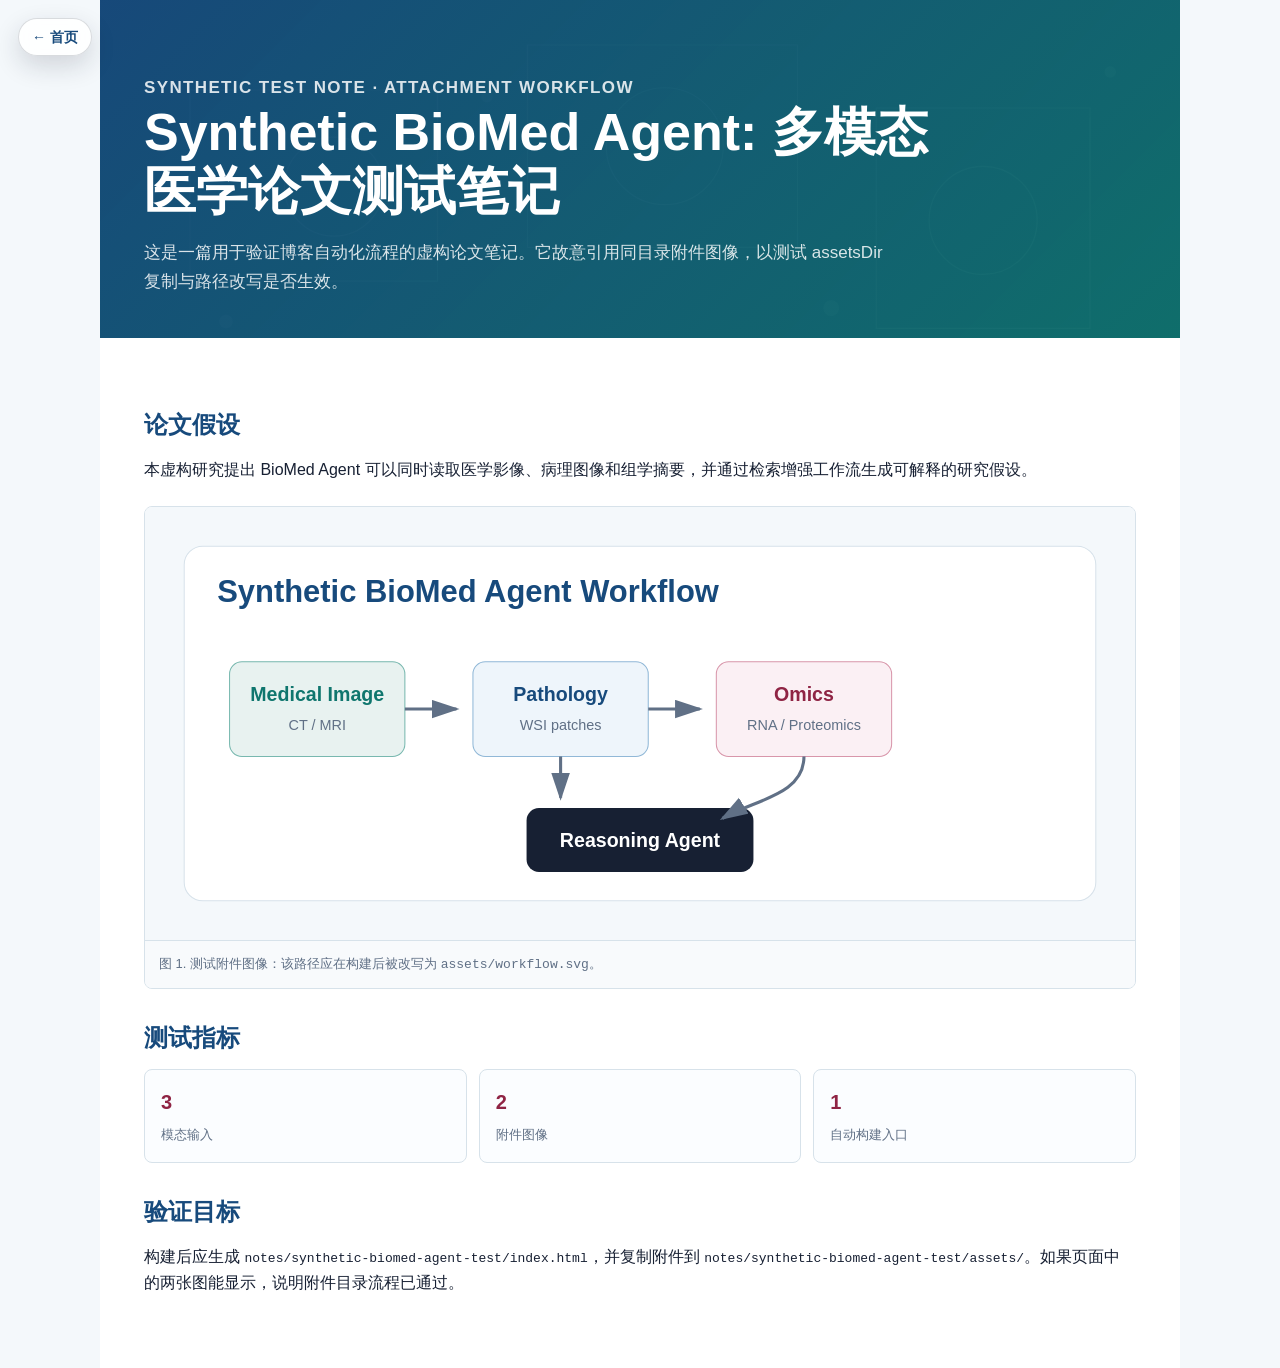
<file: notes/synthetic-biomed-agent-test/index.html>
<!DOCTYPE html>
<html lang="zh-CN">
<head>
  <meta charset="UTF-8">
  <meta name="viewport" content="width=device-width, initial-scale=1.0">
  <title>Synthetic BioMed Agent 论文测试笔记</title>
  <style>
    :root {
      --ink: #172033;
      --muted: #607086;
      --line: #d7e2ea;
      --blue: #174a7c;
      --teal: #0f766e;
      --wine: #8f2444;
      --soft: #f4f8fb;
    }

    * {
      box-sizing: border-box;
    }

    body {
      margin: 0;
      color: var(--ink);
      font-family: -apple-system, BlinkMacSystemFont, "Segoe UI", "PingFang SC",
        "Hiragino Sans GB", "Microsoft YaHei", Arial, sans-serif;
      background: var(--soft);
      line-height: 1.68;
    }

    .page {
      max-width: 1080px;
      margin: 0 auto;
      background: #fff;
      min-height: 100vh;
    }

    .hero {
      padding: 56px 44px 42px;
      color: #fff;
      background:
        linear-gradient(135deg, rgba(23, 74, 124, 0.94), rgba(15, 118, 110, 0.88)),
        url("assets/panel-bg.svg");
      background-size: cover;
    }

    .eyebrow {
      margin: 0 0 10px;
      color: #baf3eb;
      font-size: 13px;
      font-weight: 800;
      letter-spacing: 0.08em;
      text-transform: uppercase;
    }

    h1 {
      margin: 0;
      max-width: 820px;
      font-size: clamp(30px, 5vw, 52px);
      line-height: 1.14;
      letter-spacing: 0;
    }

    .hero p {
      max-width: 760px;
      margin: 18px 0 0;
      color: rgba(255, 255, 255, 0.84);
      font-size: 17px;
    }

    main {
      padding: 38px 44px 56px;
    }

    section {
      margin-top: 34px;
    }

    h2 {
      margin: 0 0 14px;
      color: var(--blue);
      font-size: 24px;
      line-height: 1.28;
    }

    .figure {
      margin: 22px 0;
      border: 1px solid var(--line);
      border-radius: 8px;
      background: #fff;
      overflow: hidden;
    }

    .figure img {
      display: block;
      width: 100%;
      height: auto;
    }

    .caption {
      margin: 0;
      padding: 12px 14px;
      color: var(--muted);
      font-size: 13px;
      border-top: 1px solid var(--line);
      background: #f8fafc;
    }

    .grid {
      display: grid;
      grid-template-columns: repeat(3, minmax(0, 1fr));
      gap: 12px;
      margin-top: 16px;
    }

    .card {
      padding: 16px;
      border: 1px solid var(--line);
      border-radius: 8px;
      background: #fbfdff;
    }

    .card strong {
      display: block;
      color: var(--wine);
      font-size: 20px;
    }

    .card span {
      display: block;
      margin-top: 4px;
      color: var(--muted);
      font-size: 13px;
    }

    @media (max-width: 720px) {
      .hero,
      main {
        padding-left: 24px;
        padding-right: 24px;
      }

      .grid {
        grid-template-columns: 1fr;
      }
    }
  </style>
</head>
<body>
  <div class="page">
    <header class="hero">
      <p class="eyebrow">Synthetic Test Note · Attachment Workflow</p>
      <h1>Synthetic BioMed Agent: 多模态医学论文测试笔记</h1>
      <p>
        这是一篇用于验证博客自动化流程的虚构论文笔记。它故意引用同目录附件图像，以测试 assetsDir 复制与路径改写是否生效。
      </p>
    </header>

    <main>
      <section>
        <h2>论文假设</h2>
        <p>
          本虚构研究提出 BioMed Agent 可以同时读取医学影像、病理图像和组学摘要，并通过检索增强工作流生成可解释的研究假设。
        </p>
        <div class="figure">
          <img src="assets/workflow.svg" alt="Synthetic BioMed Agent workflow">
          <p class="caption">图 1. 测试附件图像：该路径应在构建后被改写为 <code>assets/workflow.svg</code>。</p>
        </div>
      </section>

      <section>
        <h2>测试指标</h2>
        <div class="grid">
          <div class="card">
            <strong>3</strong>
            <span>模态输入</span>
          </div>
          <div class="card">
            <strong>2</strong>
            <span>附件图像</span>
          </div>
          <div class="card">
            <strong>1</strong>
            <span>自动构建入口</span>
          </div>
        </div>
      </section>

      <section>
        <h2>验证目标</h2>
        <p>
          构建后应生成 <code>notes/synthetic-biomed-agent-test/index.html</code>，并复制附件到
          <code>notes/synthetic-biomed-agent-test/assets/</code>。如果页面中的两张图能显示，说明附件目录流程已通过。
        </p>
      </section>
    </main>
  </div>
<!-- sun-blog-home-link:start -->
<a class="sun-blog-home-link" href="../../" aria-label="返回主页">← 首页</a>
<style>
  .sun-blog-home-link {
    position: fixed;
    top: 18px;
    left: 18px;
    z-index: 2147483647;
    display: inline-flex;
    align-items: center;
    justify-content: center;
    min-height: 38px;
    padding: 8px 13px;
    border: 1px solid rgba(23, 32, 51, 0.16);
    border-radius: 999px;
    background: rgba(255, 255, 255, 0.88);
    box-shadow: 0 10px 26px rgba(23, 32, 51, 0.16);
    color: #174a7c;
    font-family: -apple-system, BlinkMacSystemFont, "Segoe UI", "PingFang SC",
      "Hiragino Sans GB", "Microsoft YaHei", Arial, sans-serif;
    font-size: 14px;
    font-weight: 800;
    line-height: 1;
    text-decoration: none;
    backdrop-filter: blur(10px);
  }

  .sun-blog-home-link:hover {
    color: #8f2444;
    text-decoration: none;
  }

  @media (max-width: 720px) {
    .sun-blog-home-link {
      top: 12px;
      left: 12px;
      min-height: 34px;
      padding: 7px 11px;
      font-size: 13px;
    }
  }
</style>
<!-- sun-blog-home-link:end -->
</body>
</html>
</file>
<file: notes/biomni-paper-note/assets/styles.css>
:root {
  --ink: #182331;
  --muted: #5d6b78;
  --navy: #173b62;
  --navy-deep: #102d4b;
  --blue: #2d6795;
  --teal: #36887e;
  --teal-bright: #53b6a5;
  --mint: #dff2ed;
  --paper: #ffffff;
  --canvas: #edf2f6;
  --line: #d7e0e7;
  --soft: #f5f8fa;
  --gold: #c79c4d;
  --amber-soft: #fbf3df;
  --red: #a94d54;
  --red-soft: #f9e8e9;
  --shadow: 0 14px 34px rgba(24, 46, 68, 0.08);
  --radius: 12px;
  --page-width: 1220px;
}

* {
  box-sizing: border-box;
}

html {
  scroll-behavior: smooth;
  scroll-padding-top: 78px;
}

body {
  margin: 0;
  background: var(--canvas);
  color: var(--ink);
  font-family: -apple-system, BlinkMacSystemFont, "Segoe UI", "PingFang SC", "Hiragino Sans GB", "Microsoft YaHei", Arial, sans-serif;
  font-size: 16px;
  line-height: 1.72;
}

a {
  color: var(--blue);
  text-underline-offset: 3px;
}

a:hover {
  color: var(--teal);
}

code {
  font-family: "SFMono-Regular", Consolas, "Liberation Mono", Menlo, monospace;
}

img {
  max-width: 100%;
}

.skip-link {
  position: fixed;
  z-index: 1000;
  top: 8px;
  left: 8px;
  padding: 9px 14px;
  transform: translateY(-150%);
  border-radius: 8px;
  background: #fff;
  color: var(--navy);
  font-weight: 700;
}

.skip-link:focus {
  transform: translateY(0);
}

.page {
  width: min(100%, var(--page-width));
  margin: 0 auto;
  background: var(--paper);
  box-shadow: 0 0 44px rgba(29, 53, 75, 0.08);
}

.hero {
  position: relative;
  min-height: 530px;
  padding: 64px 48px 52px;
  overflow: hidden;
  color: #fff;
  background:
    radial-gradient(circle at 82% 16%, rgba(92, 192, 170, 0.3), transparent 27%),
    linear-gradient(128deg, var(--navy-deep) 0%, #214f6d 50%, #3e8e81 100%);
}

.hero::before,
.hero::after {
  position: absolute;
  content: "";
  border: 1px solid rgba(255, 255, 255, 0.14);
  border-radius: 50%;
}

.hero::before {
  width: 480px;
  height: 480px;
  right: -190px;
  top: -240px;
}

.hero::after {
  width: 260px;
  height: 260px;
  right: 110px;
  bottom: -185px;
}

.hero-copy {
  position: relative;
  z-index: 2;
  max-width: 960px;
}

.hero-logo {
  position: absolute;
  z-index: 1;
  width: 350px;
  right: 48px;
  top: 40px;
  opacity: 0.09;
  filter: brightness(0) invert(1);
}

.eyebrow,
.section-kicker,
.mini-label,
.card-label {
  margin: 0;
  letter-spacing: 0.1em;
  text-transform: uppercase;
  font-size: 12px;
  font-weight: 800;
}

.eyebrow {
  margin-bottom: 12px;
  color: #c9eee6;
  font-size: 14px;
}

.hero h1 {
  max-width: 1050px;
  margin: 0;
  font-size: clamp(42px, 5vw, 64px);
  line-height: 1.12;
  letter-spacing: -0.035em;
}

.hero-lede {
  max-width: 940px;
  margin: 22px 0 24px;
  color: rgba(255, 255, 255, 0.9);
  font-size: 18px;
  line-height: 1.75;
}

.paper-citation {
  max-width: 920px;
  margin: 0 0 20px;
  padding: 12px 14px;
  border-left: 3px solid #8ed5c7;
  background: rgba(5, 28, 48, 0.2);
}

.paper-citation p {
  margin: 0;
  color: rgba(255, 255, 255, 0.82);
  font-size: 12px;
}

.paper-citation p + p {
  margin-top: 4px;
  color: rgba(255, 255, 255, 0.67);
}

.paper-citation strong {
  color: #fff;
  font-size: 13px;
}

.paper-citation cite {
  font-style: italic;
}

.hero-meta {
  display: flex;
  flex-wrap: wrap;
  gap: 9px;
}

.hero-meta span {
  padding: 5px 11px;
  border: 1px solid rgba(255, 255, 255, 0.24);
  border-radius: 999px;
  background: rgba(255, 255, 255, 0.08);
  color: rgba(255, 255, 255, 0.94);
  font-size: 12px;
  font-weight: 700;
}

.hero-actions {
  display: flex;
  flex-wrap: wrap;
  gap: 10px;
  margin-top: 24px;
}

.button {
  display: inline-flex;
  align-items: center;
  min-height: 40px;
  padding: 8px 14px;
  border-radius: 8px;
  text-decoration: none;
  font-size: 13px;
  font-weight: 750;
}

.button-primary {
  background: #fff;
  color: var(--navy);
}

.button-primary:hover {
  background: #e9f7f3;
  color: var(--navy);
}

.button-ghost {
  border: 1px solid rgba(255, 255, 255, 0.35);
  color: #fff;
}

.button-ghost:hover {
  background: rgba(255, 255, 255, 0.1);
  color: #fff;
}

.hero-thesis {
  position: relative;
  width: min(100%, 940px);
  margin-top: 24px;
  padding: 15px 17px;
  border-left: 3px solid #96ddd0;
  background:
    linear-gradient(90deg, rgba(9, 34, 54, 0.46), rgba(9, 34, 54, 0.17));
}

.hero-thesis .mini-label {
  color: #a8e4d9;
}

.hero-thesis p:last-child {
  margin: 4px 0 0;
  max-width: 850px;
  font-size: 13px;
  line-height: 1.6;
}

.top-nav {
  position: sticky;
  z-index: 50;
  top: 0;
  display: flex;
  gap: 7px;
  overflow-x: auto;
  padding: 12px 48px;
  border-bottom: 1px solid var(--line);
  background: rgba(255, 255, 255, 0.96);
  box-shadow: 0 6px 18px rgba(24, 34, 48, 0.06);
  scrollbar-width: thin;
}

.top-nav a {
  flex: 0 0 auto;
  padding: 4px 8px;
  border-radius: 6px;
  color: #30465e;
  text-decoration: none;
  font-size: 12px;
  font-weight: 750;
  transition: background-color 160ms ease, color 160ms ease;
}

.top-nav a:hover,
.top-nav a.active {
  background: var(--mint);
  color: #145c57;
}

section {
  padding: 52px 48px;
}

section + section {
  border-top: 1px solid #edf1f4;
}

.section-tint {
  background: #f5f8fa;
}

.section-heading {
  display: flex;
  gap: 18px;
  align-items: flex-start;
  margin-bottom: 30px;
}

.section-index {
  display: grid;
  place-items: center;
  width: 42px;
  height: 42px;
  flex: 0 0 42px;
  border: 1px solid #b9cedd;
  border-radius: 9px;
  color: var(--blue);
  font-size: 14px;
  font-weight: 850;
}

.section-kicker {
  color: var(--teal);
}

.section-heading h2 {
  margin: 2px 0 0;
  color: var(--navy);
  font-size: 30px;
  line-height: 1.25;
  letter-spacing: -0.02em;
}

.card,
.contribution,
.resource-card,
.expert-card,
.case-card,
.module-card,
.critique-card {
  border: 1px solid var(--line);
  border-radius: var(--radius);
  background: #fff;
  box-shadow: 0 4px 14px rgba(26, 54, 78, 0.035);
}

.card {
  padding: 24px;
}

.card-large {
  padding: 28px;
}

.card-label {
  color: var(--teal);
}

.card h3,
.contribution h3,
.resource-card h3,
.case-card h3,
.module-card h3 {
  margin: 6px 0 10px;
  color: var(--navy);
  font-size: 20px;
  line-height: 1.35;
}

.card p:last-child,
.contribution p:last-child,
.resource-card p:last-child,
.case-card p:last-child,
.module-card p:last-child {
  margin-bottom: 0;
}

.lead-grid {
  display: grid;
  grid-template-columns: 1.7fr 1fr;
  gap: 16px;
}

.stack {
  display: grid;
  gap: 16px;
}

.accent-card {
  border-color: #b8dcd3;
  background: linear-gradient(145deg, #edf8f5, #fff);
}

.contribution-grid {
  display: grid;
  grid-template-columns: repeat(4, 1fr);
  gap: 13px;
  margin-top: 18px;
}

.contribution {
  padding: 20px;
}

.contribution-number {
  display: inline-block;
  min-width: 43px;
  padding-bottom: 4px;
  border-bottom: 2px solid var(--teal-bright);
  color: var(--blue);
  font-size: 13px;
  font-weight: 850;
}

.contribution h3 {
  font-size: 17px;
}

.contribution p {
  color: var(--muted);
  font-size: 13px;
}

.pipeline {
  display: flex;
  align-items: stretch;
  gap: 9px;
}

.pipeline-step {
  display: flex;
  flex: 1;
  min-height: 128px;
  flex-direction: column;
  justify-content: center;
  padding: 17px;
  border: 1px solid var(--line);
  border-radius: 11px;
  background: #fff;
}

.pipeline-step.highlighted {
  border-color: #78bfb2;
  background: linear-gradient(145deg, #dff4ef, #fff);
}

.step-tag {
  margin-bottom: 10px;
  color: var(--teal);
  font-size: 10px;
  font-weight: 850;
  letter-spacing: 0.1em;
}

.pipeline-step strong {
  color: var(--navy);
  font-size: 17px;
}

.pipeline-step small {
  margin-top: 5px;
  color: var(--muted);
}

.pipeline-arrow {
  display: grid;
  place-items: center;
  color: #7594a8;
  font-size: 20px;
}

.resource-grid {
  display: grid;
  grid-template-columns: repeat(3, 1fr);
  gap: 15px;
  margin-top: 18px;
}

.resource-card {
  position: relative;
  min-height: 205px;
  padding: 24px;
  overflow: hidden;
}

.resource-card::after {
  position: absolute;
  right: -32px;
  bottom: -55px;
  width: 140px;
  height: 140px;
  border: 24px solid rgba(55, 137, 126, 0.08);
  border-radius: 50%;
  content: "";
}

.resource-count {
  color: var(--teal);
  font-size: 44px;
  font-weight: 850;
  line-height: 1;
}

.resource-card p {
  color: var(--muted);
  font-size: 14px;
}

.paper-figure {
  margin: 22px 0 0;
  overflow: hidden;
  border: 1px solid var(--line);
  border-radius: var(--radius);
  background: #fff;
  box-shadow: var(--shadow);
}

.paper-figure img {
  display: block;
  width: 100%;
  height: auto;
  background: #fff;
}

.paper-figure figcaption {
  padding: 14px 18px;
  border-top: 1px solid var(--line);
  color: var(--muted);
  font-size: 12px;
}

.analysis-grid,
.method-split {
  display: grid;
  grid-template-columns: 1fr 1fr;
  gap: 16px;
  margin-top: 18px;
}

.warning-card {
  border-color: #ead5a2;
  background: var(--amber-soft);
}

.clean-list {
  margin: 12px 0 0;
  padding: 0;
  list-style: none;
}

.clean-list li {
  position: relative;
  margin: 7px 0;
  padding-left: 18px;
}

.clean-list li::before {
  position: absolute;
  left: 0;
  top: 0.68em;
  width: 6px;
  height: 6px;
  border-radius: 50%;
  background: var(--teal-bright);
  content: "";
}

.agent-flow-figure {
  margin: 0;
  padding: 25px 24px 18px;
  overflow: hidden;
  border: 1px solid #cbdbe4;
  border-radius: var(--radius);
  background:
    linear-gradient(180deg, #f8fbfc 0%, #fff 64%);
  box-shadow: 0 12px 28px rgba(23, 59, 98, 0.07);
}

.flow-sequence {
  display: grid;
  grid-template-columns: repeat(6, minmax(0, 1fr));
  gap: 12px;
}

.flow-node {
  position: relative;
  min-height: 172px;
  padding: 16px 15px;
  border: 1px solid #d6e0e6;
  border-top: 4px solid #7b9db8;
  border-radius: 8px;
  background: #fff;
}

.flow-node::after {
  position: absolute;
  z-index: 3;
  top: 50%;
  right: -17px;
  display: grid;
  width: 21px;
  height: 21px;
  place-items: center;
  transform: translateY(-50%);
  border: 1px solid #cfdae1;
  border-radius: 50%;
  background: #f8fbfc;
  color: #69869b;
  content: "›";
  font-size: 16px;
  line-height: 1;
}

.flow-node:last-child::after {
  content: none;
}

.flow-node-top {
  display: flex;
  gap: 8px;
  align-items: center;
  justify-content: space-between;
}

.flow-node-top span {
  display: grid;
  width: 28px;
  height: 28px;
  place-items: center;
  border-radius: 7px;
  background: #eaf2f6;
  color: var(--navy);
  font-size: 10px;
  font-weight: 850;
}

.flow-node-top small {
  color: #78909f;
  font-size: 8px;
  font-weight: 850;
  letter-spacing: 0.06em;
}

.flow-node h3 {
  margin: 20px 0 8px;
  color: var(--navy);
  font-size: 17px;
}

.flow-node p {
  margin: 0;
  color: var(--muted);
  font-size: 11px;
  line-height: 1.65;
}

.context-node,
.reasoning-node {
  border-top-color: #4f8fa0;
}

.action-node,
.feedback-node {
  border-top-color: #3c9888;
  background: #f5fbf9;
}

.action-node .flow-node-top span,
.feedback-node .flow-node-top span {
  background: #dff3ee;
  color: #19675f;
}

.evidence-node {
  border-top-color: #c69b4c;
  background: #fffcf5;
}

.feedback-rail {
  position: relative;
  display: grid;
  grid-template-columns: 220px 1fr;
  gap: 22px;
  align-items: center;
  margin: 18px 7.5% 0 40%;
  padding: 12px 16px 12px 20px;
  border: 1px solid #acd2c9;
  border-radius: 7px;
  background: #eaf7f3;
}

.feedback-rail::before,
.feedback-rail::after {
  position: absolute;
  content: "";
}

.feedback-rail::before {
  left: -18%;
  top: 50%;
  width: 18%;
  border-top: 1px dashed #62a99c;
}

.feedback-rail::after {
  left: -18%;
  top: calc(50% - 4px);
  border-width: 4px 7px 4px 0;
  border-style: solid;
  border-color: transparent #62a99c transparent transparent;
}

.feedback-rail > span {
  color: #24736a;
  font-size: 9px;
  font-weight: 900;
  letter-spacing: 0.08em;
}

.feedback-rail p {
  margin: 0;
  color: #49636c;
  font-size: 10px;
}

.agent-flow-figure figcaption {
  margin-top: 15px;
  padding-top: 12px;
  border-top: 1px solid #e3eaee;
  color: #71818c;
  font-size: 10px;
}

.method-thesis {
  display: grid;
  grid-template-columns: 0.78fr 2fr;
  gap: 28px;
  align-items: center;
  margin-top: 22px;
  padding: 23px 25px;
  border: 1px solid #b9d9d2;
  border-radius: var(--radius);
  background:
    linear-gradient(135deg, rgba(225, 244, 239, 0.92), rgba(247, 251, 252, 0.96));
}

.method-thesis h3 {
  margin: 4px 0 0;
  color: var(--navy);
  font-size: 22px;
}

.method-thesis > p {
  margin: 0;
  color: #405565;
}

.retrieval-explainer {
  display: grid;
  grid-template-columns: 1fr 150px 1fr;
  gap: 16px;
  align-items: stretch;
}

.resource-universe,
.selected-context {
  padding: 22px;
  border: 1px solid var(--line);
  border-radius: var(--radius);
  background: #fff;
  box-shadow: 0 8px 20px rgba(24, 46, 68, 0.05);
}

.resource-universe > div {
  display: grid;
  grid-template-columns: 95px 1fr;
  gap: 13px;
  align-items: center;
  margin-top: 10px;
  padding: 10px 12px;
  border-radius: 7px;
  background: var(--soft);
}

.resource-universe span {
  color: var(--teal);
  font-size: 10px;
  font-weight: 850;
  letter-spacing: 0.05em;
}

.resource-universe strong {
  color: #405565;
  font-size: 12px;
}

.retrieval-arrow {
  display: flex;
  flex-direction: column;
  align-items: center;
  justify-content: center;
  color: var(--teal);
  text-align: center;
}

.retrieval-arrow span {
  font-size: 11px;
  font-weight: 850;
  letter-spacing: 0.05em;
  text-transform: uppercase;
}

.retrieval-arrow b {
  margin: 2px 0;
  font-size: 37px;
  font-weight: 400;
  line-height: 1;
}

.retrieval-arrow small {
  max-width: 100px;
  color: var(--muted);
  font-size: 10px;
}

.selected-context > strong {
  display: block;
  margin-top: 9px;
  color: var(--navy);
  font-size: 18px;
}

.selected-context .clean-list {
  color: var(--muted);
  font-size: 13px;
}

.plan-board {
  display: grid;
  grid-template-columns: 0.92fr 1.08fr;
  gap: 16px;
  border: 1px solid var(--line);
  border-radius: var(--radius);
  overflow: hidden;
  background: #fff;
}

.plan-example,
.plan-analysis {
  padding: 24px;
}

.plan-example {
  background: #142f4c;
  color: #eaf1f5;
}

.plan-example .card-label {
  color: #8bd0c3;
}

.plan-example ol {
  display: grid;
  gap: 8px;
  margin: 15px 0 0;
  padding: 0;
  list-style: none;
}

.plan-example li {
  display: grid;
  grid-template-columns: 24px 1fr;
  gap: 7px;
  padding: 9px 10px;
  border: 1px solid rgba(255, 255, 255, 0.11);
  border-radius: 6px;
  background: rgba(255, 255, 255, 0.05);
  color: #c7d4dd;
  font-size: 12px;
}

.plan-example li span {
  color: #91aaba;
  font-weight: 900;
}

.plan-example li.done span {
  color: #78c7b8;
}

.plan-example li.failed {
  border-color: rgba(220, 133, 139, 0.3);
}

.plan-example li.failed span {
  color: #e09ba0;
}

.plan-example li.active {
  border-color: rgba(121, 203, 188, 0.42);
  background: rgba(77, 164, 149, 0.17);
  color: #fff;
}

.plan-example li.active span {
  color: #8fe0d0;
}

.plan-analysis h3 {
  margin: 0;
  color: var(--navy);
}

.plan-analysis dl {
  display: grid;
  gap: 10px;
  margin: 16px 0;
}

.plan-analysis dl div {
  display: grid;
  grid-template-columns: 52px 1fr;
  gap: 11px;
}

.plan-analysis dt {
  color: var(--teal);
  font-weight: 850;
}

.plan-analysis dd {
  margin: 0;
  color: var(--muted);
}

.plan-analysis p {
  margin: 0;
  padding-top: 14px;
  border-top: 1px solid var(--line);
  color: #556675;
  font-size: 12px;
}

.codeact-split {
  align-items: stretch;
}

.code-contract {
  padding: 22px;
  border-radius: var(--radius);
  background: #102d4b;
  color: #dbe8ef;
  box-shadow: 0 12px 27px rgba(16, 45, 75, 0.15);
}

.contract-line {
  display: grid;
  grid-template-columns: 54px 1fr;
  gap: 10px;
  align-items: start;
  padding: 11px;
  border: 1px solid rgba(255, 255, 255, 0.13);
  border-radius: 7px;
  background: rgba(255, 255, 255, 0.06);
}

.contract-line span {
  color: #8fd3c6;
  font-size: 9px;
  font-weight: 850;
  letter-spacing: 0.08em;
}

.contract-line code {
  color: #eff7fa;
  font-size: 11px;
  line-height: 1.65;
  overflow-wrap: anywhere;
}

.observation-line {
  border-color: rgba(129, 175, 207, 0.28);
  background: rgba(80, 129, 165, 0.13);
}

.solution-line {
  border-color: rgba(113, 195, 180, 0.3);
  background: rgba(61, 143, 128, 0.13);
}

.contract-arrow {
  padding: 5px 10px;
  color: #91aaba;
  font-size: 10px;
  text-align: center;
}

.code-contract > p {
  margin: 15px 0 0;
  color: #b9cbd6;
  font-size: 12px;
}

.state-machine {
  display: grid;
  grid-template-columns: 1fr 28px 1fr 28px 1fr 28px 1fr;
  gap: 7px;
  align-items: stretch;
}

.state-machine article {
  min-height: 155px;
  padding: 18px;
  border: 1px solid var(--line);
  border-radius: 9px;
  background: #fff;
}

.state-machine article > span {
  color: var(--teal);
  font-size: 9px;
  font-weight: 850;
  letter-spacing: 0.09em;
}

.state-machine h4 {
  margin: 4px 0 8px;
  color: var(--navy);
  font-size: 17px;
}

.state-machine p {
  margin: 0;
  color: var(--muted);
  font-size: 11px;
}

.state-machine > b {
  display: grid;
  place-items: center;
  color: #91a6b4;
  font-size: 19px;
  font-weight: 500;
}

.state-machine .state-active {
  border-color: #73b9ad;
  background: #edf8f5;
}

.mechanism-table {
  overflow-x: auto;
  border: 1px solid var(--line);
  border-radius: var(--radius);
  background: #fff;
}

.mechanism-table table {
  min-width: 760px;
}

.mechanism-table td:first-child {
  color: var(--navy);
  font-weight: 800;
}

.mechanism-table td:last-child {
  color: #76585b;
  background: #fcf6f6;
}

.method-evidence {
  display: grid;
  grid-template-columns: 0.82fr 1.8fr;
  gap: 24px;
  align-items: center;
  margin-top: 20px;
  padding: 23px 25px;
  border-left: 4px solid var(--teal);
  border-radius: 0 var(--radius) var(--radius) 0;
  background: #edf6f7;
}

.method-evidence h3 {
  margin: 5px 0 0;
  color: var(--navy);
  font-size: 18px;
  line-height: 1.45;
}

.method-evidence > p {
  margin: 0;
  color: #49606f;
  font-size: 13px;
}

.method-boundary {
  display: grid;
  grid-template-columns: 210px 1fr;
  gap: 18px;
  align-items: center;
  margin-top: 14px;
  padding: 17px 20px;
  border: 1px solid #e5cf9f;
  border-radius: 9px;
  background: var(--amber-soft);
}

.method-boundary strong {
  color: #7c5b22;
}

.method-boundary p {
  margin: 0;
  color: #6e5e42;
  font-size: 12px;
}

.code-chips {
  display: flex;
  flex-wrap: wrap;
  gap: 8px;
  margin-top: 16px;
}

.code-chips code {
  padding: 5px 9px;
  border: 1px solid #cfdae1;
  border-radius: 6px;
  background: var(--soft);
  color: var(--navy);
  font-size: 12px;
}

.micro-note {
  padding-left: 11px;
  border-left: 2px solid var(--gold);
  color: var(--muted);
  font-size: 13px;
}

.trace {
  display: grid;
  grid-template-columns: repeat(4, 1fr);
  margin-top: 18px;
  overflow: hidden;
  border: 1px solid var(--line);
  border-radius: 11px;
}

.trace div {
  min-height: 106px;
  padding: 17px;
  background: #fbfcfd;
}

.trace div + div {
  border-left: 1px solid var(--line);
}

.trace span {
  color: var(--teal);
  font-size: 10px;
  font-weight: 850;
  letter-spacing: 0.1em;
}

.trace p {
  margin: 7px 0 0;
  font-size: 12px;
}

.section-dark {
  color: #eaf1f5;
  background:
    radial-gradient(circle at 100% 0, rgba(77, 164, 149, 0.22), transparent 28%),
    #132f4c;
}

.light-heading .section-index {
  border-color: rgba(255, 255, 255, 0.25);
  color: #a6ded3;
}

.light-heading h2 {
  color: #fff;
}

.light-heading .section-kicker {
  color: #8dd3c6;
}

.metric-hero {
  display: grid;
  grid-template-columns: repeat(4, 1fr);
  gap: 1px;
  margin-bottom: 18px;
  overflow: hidden;
  border: 1px solid rgba(255, 255, 255, 0.16);
  border-radius: 11px;
  background: rgba(255, 255, 255, 0.14);
}

.metric-hero div {
  display: flex;
  min-height: 105px;
  flex-direction: column;
  justify-content: center;
  padding: 20px;
  background: #183a5b;
}

.metric-hero strong {
  color: #a2dfd2;
  font-size: 31px;
  line-height: 1.1;
}

.metric-hero span {
  margin-top: 6px;
  color: #c8d7e1;
  font-size: 12px;
}

.benchmark-panel,
.expert-card {
  border-color: rgba(255, 255, 255, 0.14);
  background: rgba(255, 255, 255, 0.06);
  box-shadow: none;
}

.benchmark-panel {
  padding: 24px;
  border: 1px solid rgba(255, 255, 255, 0.14);
  border-radius: var(--radius);
}

.panel-heading {
  display: flex;
  gap: 16px;
  align-items: flex-start;
  justify-content: space-between;
}

.panel-heading h3 {
  margin: 4px 0 0;
  font-size: 20px;
  line-height: 1.35;
}

.section-dark .card-label {
  color: #87d1c4;
}

.evidence-badge {
  display: inline-flex;
  flex: 0 0 auto;
  align-items: center;
  min-height: 25px;
  padding: 3px 8px;
  border-radius: 999px;
  font-size: 10px;
  font-weight: 800;
  letter-spacing: 0.04em;
}

.evidence-badge.paper {
  background: #dff1ec;
  color: #236b60;
}

.evidence-badge.expert {
  background: #e8edf7;
  color: #355a86;
}

.evidence-badge.estimate,
.evidence-badge.prediction {
  background: #f6edd5;
  color: #8a6725;
}

.evidence-badge.analysis {
  background: #e3f2ee;
  color: #2f756a;
}

.evidence-badge.wetlab {
  background: #e9e9f7;
  color: #57558d;
}

.evidence-badge.robot {
  background: #e7eef4;
  color: #41657e;
}

.bar-chart {
  display: grid;
  gap: 13px;
  margin-top: 23px;
}

.bar-row {
  display: grid;
  grid-template-columns: 145px 1fr 58px;
  gap: 12px;
  align-items: center;
}

.bar-label {
  color: #d7e3ea;
  font-size: 12px;
}

.bar-track {
  height: 13px;
  overflow: hidden;
  border-radius: 999px;
  background: rgba(255, 255, 255, 0.1);
}

.bar-fill {
  display: block;
  width: var(--value);
  height: 100%;
  border-radius: inherit;
  background: #6f8798;
}

.bar-fill.primary {
  background: linear-gradient(90deg, #55b29f, #96dfd1);
}

.bar-fill.blue {
  background: #5f8ab0;
}

.bar-row strong {
  color: #fff;
  font-size: 12px;
  text-align: right;
}

.chart-note {
  margin: 18px 0 0;
  padding-top: 13px;
  border-top: 1px solid rgba(255, 255, 255, 0.12);
  color: #b8cad5;
  font-size: 11px;
}

.hle-panel {
  display: grid;
  grid-template-columns: 1.15fr 1.45fr 0.9fr;
  gap: 20px;
  align-items: center;
  margin-top: 15px;
  padding: 19px 21px;
  border: 1px solid rgba(117, 185, 173, 0.32);
  border-radius: 10px;
  background: rgba(63, 139, 127, 0.1);
}

.hle-panel h3 {
  margin: 5px 0 0;
  color: #fff;
  font-size: 16px;
  line-height: 1.45;
}

.hle-panel > p {
  margin: 0;
  color: #c5d4dd;
  font-size: 12px;
}

.hle-take {
  display: grid;
  gap: 4px;
  padding-left: 16px;
  border-left: 1px solid rgba(117, 185, 173, 0.35);
}

.hle-take strong {
  color: #8ed5c7;
  font-size: 11px;
}

.hle-take span {
  color: #c5d4dd;
  font-size: 11px;
}

.expert-grid {
  display: grid;
  grid-template-columns: repeat(3, 1fr);
  gap: 15px;
  margin-top: 15px;
}

.expert-card {
  padding: 21px;
}

.accuracy-line {
  display: flex;
  flex-wrap: wrap;
  gap: 8px;
  margin: 20px 0;
}

.accuracy-line span {
  padding: 6px 9px;
  border: 1px solid rgba(255, 255, 255, 0.14);
  border-radius: 7px;
  color: #cfdae2;
  font-size: 12px;
}

.accuracy-line .agent-score {
  border-color: #65ac9f;
  background: rgba(79, 167, 151, 0.14);
  color: #e7faf6;
}

.time-compare {
  display: grid;
  gap: 9px;
}

.time-compare div {
  display: grid;
  grid-template-columns: 75px 1fr;
  gap: 9px;
  align-items: center;
}

.time-compare span {
  color: #b8cad5;
  font-size: 11px;
}

.time-compare b {
  display: flex;
  width: max(var(--time-width), 65px);
  min-height: 26px;
  align-items: center;
  padding: 2px 8px;
  border-radius: 5px;
  background: #4b9b8e;
  color: #fff;
  font-size: 10px;
  white-space: nowrap;
}

.time-compare b.human {
  background: #56738b;
}

.metric-caution {
  display: flex;
  gap: 10px;
  margin-top: 15px;
  padding: 14px 16px;
  border: 1px solid rgba(215, 173, 91, 0.35);
  border-radius: 9px;
  background: rgba(199, 156, 77, 0.1);
  color: #e6d7b8;
  font-size: 12px;
}

.case-grid {
  display: grid;
  grid-template-columns: 1fr 1fr;
  gap: 15px;
}

.case-card {
  padding: 23px;
}

.case-top {
  display: flex;
  align-items: center;
  justify-content: space-between;
}

.case-number {
  color: var(--teal);
  font-size: 10px;
  font-weight: 850;
  letter-spacing: 0.1em;
}

.case-card > p:not(.case-boundary) {
  color: var(--muted);
}

.case-stat {
  display: flex;
  gap: 8px;
  align-items: baseline;
  margin: 19px 0 13px;
  padding: 12px 14px;
  border-radius: 8px;
  background: var(--soft);
}

.case-stat strong {
  color: var(--blue);
  font-size: 22px;
}

.case-stat span {
  color: var(--muted);
  font-size: 11px;
}

.case-boundary {
  margin: 0;
  padding-top: 12px;
  border-top: 1px solid var(--line);
  color: #556675;
  font-size: 12px;
}

.wide-case {
  grid-column: 1 / -1;
}

.wide-case-content {
  display: grid;
  grid-template-columns: 1fr 1.2fr;
  gap: 25px;
  align-items: center;
}

.robot-protocol {
  display: flex;
  align-items: center;
  justify-content: space-between;
  padding: 15px;
  border: 1px solid #cadbe4;
  border-radius: 10px;
  background: #f2f7f9;
}

.robot-protocol span {
  display: flex;
  flex-direction: column;
  align-items: center;
  color: var(--muted);
  font-size: 10px;
}

.robot-protocol strong {
  color: var(--navy);
  font-size: 26px;
  line-height: 1.2;
}

.robot-protocol i {
  color: #86a0b2;
  font-style: normal;
}

.training-intro {
  display: grid;
  grid-template-columns: 1.2fr 1fr;
  gap: 15px;
}

.rl-flow {
  display: grid;
  grid-template-columns: 1fr auto 1fr;
  gap: 8px;
  align-items: center;
  padding: 22px;
  border: 1px solid var(--line);
  border-radius: var(--radius);
  background: #fff;
}

.rl-flow span {
  padding: 10px;
  border-radius: 7px;
  background: var(--soft);
  color: var(--navy);
  font-size: 12px;
  font-weight: 700;
  text-align: center;
}

.rl-flow b {
  color: var(--teal);
}

.rl-grid {
  display: grid;
  grid-template-columns: repeat(3, 1fr);
  gap: 15px;
  margin-top: 16px;
}

.rl-card {
  padding: 23px;
  border: 1px solid #bcd9d2;
  border-radius: var(--radius);
  background: linear-gradient(145deg, #e8f6f2, #fff);
}

.rl-card p {
  margin: 0;
  color: var(--teal);
  font-size: 12px;
  font-weight: 800;
}

.score-change {
  display: flex;
  gap: 11px;
  align-items: baseline;
  margin: 10px 0 4px;
}

.score-change span {
  color: #7e8f9b;
  font-size: 25px;
  text-decoration: line-through;
}

.score-change b {
  color: #8ba1af;
}

.score-change strong {
  color: var(--navy);
  font-size: 33px;
}

.rl-card small {
  color: var(--muted);
}

.reference-card {
  border-color: #d9dfe5;
  background: #fff;
}

.evolution-table {
  margin-top: 18px;
  overflow-x: auto;
  border: 1px solid var(--line);
  border-radius: var(--radius);
  background: #fff;
}

table {
  width: 100%;
  border-collapse: collapse;
  font-size: 12px;
}

th,
td {
  padding: 13px 15px;
  border-bottom: 1px solid var(--line);
  text-align: left;
  vertical-align: top;
}

th {
  color: var(--navy);
  background: #edf4f6;
  font-size: 11px;
  letter-spacing: 0.03em;
}

tbody tr:last-child td {
  border-bottom: 0;
}

.snapshot-banner {
  display: grid;
  grid-template-columns: 1fr auto auto;
  gap: 16px;
  align-items: center;
  padding: 16px 18px;
  border: 1px solid #c8dce7;
  border-radius: 10px;
  background: #f2f7f9;
}

.snapshot-banner div {
  display: flex;
  flex-direction: column;
}

.snapshot-banner span {
  color: var(--muted);
  font-size: 10px;
}

.snapshot-banner strong {
  color: var(--navy);
}

.snapshot-banner code {
  color: #496272;
  font-size: 10px;
}

.snapshot-banner a {
  font-size: 12px;
  font-weight: 750;
}

.repository-map {
  margin: 18px 0 0;
  overflow: hidden;
  border: 1px solid #cbd9e2;
  border-radius: var(--radius);
  background: #f8fafb;
  box-shadow: 0 12px 28px rgba(23, 59, 98, 0.06);
}

.repo-root {
  display: flex;
  gap: 24px;
  align-items: center;
  justify-content: space-between;
  padding: 17px 21px;
  background: #163a5d;
  color: #fff;
}

.repo-root div {
  display: flex;
  gap: 12px;
  align-items: center;
}

.repo-root span {
  color: #8fd7ca;
  font-size: 9px;
  font-weight: 900;
  letter-spacing: 0.08em;
}

.repo-root strong {
  font-size: 19px;
}

.repo-root > code {
  color: #bcd0dc;
  font-size: 10px;
}

.repo-branches {
  position: relative;
  display: grid;
  grid-template-columns: 1.45fr 0.9fr 0.9fr;
  gap: 14px;
  padding: 34px 18px 18px;
}

.repo-branches::before {
  position: absolute;
  top: 0;
  left: 50%;
  width: 1px;
  height: 22px;
  background: #8da7b8;
  content: "";
}

.repo-branches::after {
  position: absolute;
  top: 21px;
  left: 22%;
  right: 15%;
  height: 1px;
  background: #8da7b8;
  content: "";
}

.repo-branch {
  position: relative;
  z-index: 1;
  border: 1px solid var(--line);
  border-radius: 9px;
  overflow: hidden;
  background: #fff;
}

.repo-branch::before {
  position: absolute;
  top: -13px;
  left: 50%;
  width: 1px;
  height: 13px;
  background: #8da7b8;
  content: "";
}

.branch-heading {
  display: flex;
  gap: 10px;
  align-items: center;
  justify-content: space-between;
  padding: 12px 14px;
  border-bottom: 1px solid var(--line);
  background: #edf4f6;
}

.core-branch .branch-heading {
  background: #e4f4f0;
}

.branch-heading span {
  color: var(--teal);
  font-size: 8px;
  font-weight: 900;
  letter-spacing: 0.08em;
}

.branch-heading code {
  color: var(--navy);
  font-size: 12px;
  font-weight: 800;
}

.tree-list {
  padding: 9px 13px 13px;
}

.tree-row {
  display: grid;
  grid-template-columns: minmax(118px, 0.9fr) 1.5fr;
  gap: 9px;
  padding: 7px 5px;
  border-bottom: 1px solid #edf1f4;
}

.tree-row:last-child {
  border-bottom: 0;
}

.tree-row code {
  color: #345a73;
  font-size: 10px;
  overflow-wrap: anywhere;
}

.tree-row span {
  color: var(--muted);
  font-size: 9px;
}

.tree-row b {
  color: #176d65;
}

.primary-row {
  border-radius: 5px;
  background: #f0f8f6;
}

.nested-row {
  padding-left: 17px;
}

.compact-tree .tree-row {
  grid-template-columns: 1fr;
  gap: 2px;
}

.repository-map figcaption {
  padding: 13px 18px;
  border-top: 1px solid var(--line);
  background: #fff;
  color: #6e7f8b;
  font-size: 10px;
}

.repository-map figcaption code {
  color: var(--navy);
}

.code-architecture {
  display: grid;
  grid-template-columns: 1fr auto 1fr auto 1fr;
  gap: 9px;
  align-items: stretch;
  margin-top: 18px;
}

.architecture-column {
  display: grid;
  gap: 9px;
  padding: 15px;
  border: 1px solid var(--line);
  border-radius: 11px;
  background: #fff;
}

.focus-column {
  border-color: #82bfb4;
  background: #f1faf7;
}

.column-title {
  margin: 0;
  color: var(--teal);
  font-size: 11px;
  font-weight: 850;
}

.architecture-column article {
  padding: 11px;
  border-radius: 7px;
  background: var(--soft);
}

.architecture-column code {
  display: block;
  color: var(--navy);
  font-size: 12px;
  font-weight: 700;
}

.architecture-column span {
  display: block;
  margin-top: 4px;
  color: var(--muted);
  font-size: 10px;
}

.architecture-connector {
  display: grid;
  place-items: center;
  color: #7993a5;
}

.module-grid {
  display: grid;
  grid-template-columns: repeat(4, 1fr);
  gap: 13px;
  margin-top: 18px;
}

.module-card {
  padding: 19px;
}

.module-card > code {
  color: var(--teal);
  font-size: 11px;
}

.module-card h3 {
  font-size: 16px;
}

.module-card p,
.module-card a {
  font-size: 11px;
}

.module-card p {
  color: var(--muted);
}

.execution-walkthrough {
  display: grid;
  grid-template-columns: repeat(5, 1fr);
  gap: 1px;
  margin-top: 18px;
  overflow: hidden;
  border: 1px solid var(--line);
  border-radius: 11px;
  background: var(--line);
}

.execution-walkthrough > div {
  min-height: 148px;
  padding: 17px;
  background: #fff;
}

.execution-walkthrough b {
  display: grid;
  width: 27px;
  height: 27px;
  place-items: center;
  margin-bottom: 10px;
  border-radius: 50%;
  background: var(--mint);
  color: var(--teal);
  font-size: 11px;
}

.execution-walkthrough span {
  color: var(--muted);
  font-size: 11px;
}

.execution-walkthrough strong {
  display: block;
  margin-bottom: 5px;
  color: var(--navy);
  font-size: 12px;
}

.execution-walkthrough code {
  color: var(--blue);
  font-size: 10px;
}

.code-warning {
  display: flex;
  gap: 15px;
  align-items: baseline;
  margin-top: 18px;
  padding: 14px 17px;
  border: 1px solid #e1ca93;
  border-radius: 9px;
  background: var(--amber-soft);
}

.code-warning strong {
  flex: 0 0 auto;
  color: #805f20;
}

.code-warning p {
  margin: 0;
  color: #6f5d3b;
  font-size: 12px;
}

.section-critique {
  background: #f5f7f8;
}

.risk-grid {
  display: grid;
  grid-template-columns: repeat(4, 1fr);
  gap: 13px;
}

.risk-grid article {
  padding: 19px;
  border: 1px solid var(--line);
  border-radius: var(--radius);
  background: #fff;
}

.risk-level {
  display: inline-block;
  padding: 3px 7px;
  border-radius: 4px;
  font-size: 9px;
  font-weight: 850;
  letter-spacing: 0.08em;
}

.risk-level.high {
  background: var(--red-soft);
  color: var(--red);
}

.risk-level.medium {
  background: var(--amber-soft);
  color: #8a6725;
}

.risk-grid h3 {
  margin: 11px 0 8px;
  color: var(--navy);
  font-size: 16px;
}

.risk-grid p {
  margin: 0;
  color: var(--muted);
  font-size: 12px;
}

.trust-boundary {
  display: grid;
  grid-template-columns: 1.4fr auto 1fr;
  gap: 14px;
  align-items: stretch;
  margin-top: 18px;
}

.trust-safe,
.trust-danger {
  padding: 21px;
  border-radius: var(--radius);
}

.trust-safe {
  border: 1px solid #badbd3;
  background: #edf8f5;
}

.trust-danger {
  border: 1px solid #e4c7ca;
  background: #fbefef;
}

.trust-danger .card-label {
  color: var(--red);
}

.trust-danger p:last-child {
  margin-bottom: 0;
  color: #71565a;
}

.trust-arrow {
  display: grid;
  place-items: center;
  color: #78909f;
}

.subsection-title {
  margin: 33px 0 15px;
  color: var(--navy);
  font-size: 20px;
}

.evidence-ladder {
  display: grid;
  grid-template-columns: 54px 1fr;
  gap: 13px;
  margin: 0;
  padding: 22px;
  border: 1px solid #ccdbe3;
  border-radius: var(--radius);
  background:
    linear-gradient(160deg, #f8fbfc, #eef4f6);
}

.evidence-axis {
  display: flex;
  flex-direction: column;
  align-items: center;
  justify-content: center;
  border-right: 1px solid #c5d3dc;
  color: #667f91;
}

.evidence-axis span {
  writing-mode: vertical-rl;
  font-size: 9px;
  font-weight: 850;
  letter-spacing: 0.1em;
}

.evidence-axis b {
  margin-top: 8px;
  color: var(--teal);
  font-size: 20px;
}

.evidence-levels {
  display: grid;
  gap: 10px;
}

.evidence-level {
  display: grid;
  grid-template-columns: 115px 1fr 155px;
  gap: 16px;
  align-items: center;
  min-height: 84px;
  padding: 14px 16px;
  border: 1px solid #d5e0e6;
  border-left: 5px solid #7894aa;
  border-radius: 8px;
  background: #fff;
  box-shadow: 0 6px 15px rgba(23, 59, 98, 0.04);
}

.level-three {
  width: 72%;
  margin-left: 28%;
  border-left-color: #bc9143;
}

.level-two {
  width: 86%;
  margin-left: 14%;
  border-left-color: #5d82a0;
}

.level-one {
  border-left-color: #3f9a8b;
}

.level-id {
  display: grid;
  gap: 2px;
}

.level-id span {
  color: var(--navy);
  font-size: 10px;
  font-weight: 900;
  letter-spacing: 0.06em;
}

.level-id small {
  color: #80929f;
  font-size: 8px;
  font-weight: 850;
  letter-spacing: 0.07em;
}

.level-copy h4 {
  margin: 0 0 4px;
  color: var(--navy);
  font-size: 15px;
}

.level-copy p {
  margin: 0;
  color: var(--muted);
  font-size: 10px;
}

.level-status {
  display: grid;
  gap: 3px;
  padding: 9px 11px;
  border-radius: 6px;
  background: #f2f6f8;
}

.level-status span {
  color: #7a8c98;
  font-size: 8px;
  font-weight: 750;
}

.level-status strong {
  color: #41657e;
  font-size: 10px;
}

.level-status.strong {
  background: #e8f6f2;
}

.level-status.strong strong {
  color: #21746a;
}

.level-status.partial {
  background: #edf3f7;
}

.level-status.pending {
  background: #fbf3e3;
}

.level-status.pending strong {
  color: #8a682c;
}

.evidence-ladder figcaption {
  grid-column: 2;
  padding-top: 2px;
  color: #70808c;
  font-size: 10px;
}

.critique-grid {
  display: grid;
  grid-template-columns: 1fr 1fr;
  gap: 13px;
  margin-top: 18px;
}

.critique-card {
  padding: 20px;
}

.critique-card h3 {
  margin: 0 0 7px;
  color: var(--navy);
  font-size: 16px;
}

.critique-card p {
  margin: 0;
  color: var(--muted);
  font-size: 12px;
}

.final-thesis {
  padding: 28px;
  border: 1px solid #b7d9d1;
  border-radius: var(--radius);
  background: linear-gradient(140deg, #edf8f5, #f9fcfb);
}

.final-thesis blockquote {
  margin: 9px 0 0;
  color: var(--navy);
  font-size: 23px;
  font-weight: 700;
  line-height: 1.55;
}

.takeaway-grid {
  display: grid;
  grid-template-columns: repeat(3, 1fr);
  gap: 15px;
  margin-top: 18px;
}

.takeaway-grid article {
  padding: 20px;
  border: 1px solid var(--line);
  border-radius: var(--radius);
}

.takeaway-grid article:nth-child(1) {
  border-top: 4px solid #4b9388;
}

.takeaway-grid article:nth-child(2) {
  border-top: 4px solid #507a9b;
}

.takeaway-grid article:nth-child(3) {
  border-top: 4px solid #b48a40;
}

.takeaway-label {
  margin: 0 0 5px;
  color: var(--teal);
  font-size: 8px;
  font-weight: 900;
  letter-spacing: 0.08em;
}

.takeaway-grid h3 {
  margin: 0;
  color: var(--navy);
  font-size: 17px;
}

.takeaway-grid li {
  color: var(--muted);
  font-size: 12px;
}

.source-index {
  margin-top: 30px;
  padding-top: 26px;
  border-top: 1px solid var(--line);
}

.source-heading h3 {
  margin: 3px 0 0;
  color: var(--navy);
  font-size: 22px;
}

.source-index ol {
  columns: 2;
  column-gap: 35px;
  margin: 18px 0;
  padding-left: 22px;
}

.source-index li {
  margin: 0 0 9px;
  break-inside: avoid;
  color: var(--muted);
  font-size: 11px;
}

.source-index a {
  color: #3c6685;
}

.footer {
  display: flex;
  justify-content: space-between;
  gap: 20px;
  padding: 22px 48px;
  border-top: 1px solid var(--line);
  background: #f4f7f9;
  color: #72818c;
  font-size: 10px;
}

.footer p {
  margin: 0;
}

.back-to-top {
  position: fixed;
  z-index: 100;
  right: 24px;
  bottom: 24px;
  display: grid;
  width: 42px;
  height: 42px;
  place-items: center;
  border: 0;
  border-radius: 50%;
  opacity: 0;
  transform: translateY(10px);
  pointer-events: none;
  background: var(--navy);
  color: #fff;
  box-shadow: 0 8px 22px rgba(16, 45, 75, 0.22);
  cursor: pointer;
  transition: opacity 160ms ease, transform 160ms ease;
}

.back-to-top.visible {
  opacity: 1;
  transform: translateY(0);
  pointer-events: auto;
}

:focus-visible {
  outline: 3px solid #d6ad5d;
  outline-offset: 3px;
}

@media (max-width: 980px) {
  .hero {
    padding: 52px 34px 48px;
  }

  .top-nav {
    padding-inline: 28px;
  }

  section {
    padding: 46px 34px;
  }

  .contribution-grid,
  .risk-grid,
  .module-grid {
    grid-template-columns: 1fr 1fr;
  }

  .pipeline {
    display: grid;
    grid-template-columns: 1fr 34px 1fr;
  }

  .pipeline-arrow:nth-of-type(2) {
    display: none;
  }

  .resource-grid,
  .takeaway-grid {
    grid-template-columns: 1fr;
  }

  .hle-panel {
    grid-template-columns: 1fr 1fr;
  }

  .hle-take {
    grid-column: 1 / -1;
    padding: 12px 0 0;
    border-top: 1px solid rgba(117, 185, 173, 0.35);
    border-left: 0;
  }

  .trace,
  .execution-walkthrough {
    grid-template-columns: 1fr 1fr;
  }

  .execution-walkthrough > div:last-child {
    grid-column: 1 / -1;
  }

  .code-architecture {
    grid-template-columns: 1fr;
  }

  .architecture-connector {
    height: 22px;
  }
}

@media (max-width: 720px) {
  body {
    font-size: 15px;
  }

  .hero {
    min-height: 0;
    padding: 42px 22px 38px;
  }

  .hero-logo {
    width: 240px;
    right: 15px;
  }

  .hero h1 {
    font-size: clamp(35px, 10vw, 48px);
  }

  .hero-lede {
    font-size: 16px;
  }

  .top-nav {
    padding: 10px 17px;
  }

  section {
    padding: 38px 22px;
  }

  .section-heading {
    gap: 12px;
  }

  .section-heading h2 {
    font-size: 25px;
  }

  .lead-grid,
  .analysis-grid,
  .method-split,
  .method-thesis,
  .retrieval-explainer,
  .plan-board,
  .state-machine,
  .method-evidence,
  .method-boundary,
  .hle-panel,
  .expert-grid,
  .case-grid,
  .training-intro,
  .wide-case-content,
  .critique-grid {
    grid-template-columns: 1fr;
  }

  .method-thesis,
  .method-evidence {
    gap: 14px;
  }

  .retrieval-arrow {
    min-height: 66px;
  }

  .retrieval-arrow b,
  .state-machine > b {
    transform: rotate(90deg);
  }

  .state-machine article {
    min-height: 0;
  }

  .method-boundary {
    align-items: start;
  }

  .hle-take {
    grid-column: auto;
  }

  .contribution-grid,
  .risk-grid,
  .module-grid,
  .rl-grid,
  .repo-branches {
    grid-template-columns: 1fr;
  }

  .pipeline {
    grid-template-columns: 1fr;
  }

  .pipeline-arrow {
    height: 24px;
    transform: rotate(90deg);
  }

  .flow-sequence {
    grid-template-columns: 1fr;
  }

  .flow-node::after {
    right: 50%;
    top: auto;
    bottom: -18px;
    transform: translateX(50%);
    content: "↓";
  }

  .feedback-rail {
    grid-template-columns: 1fr;
    gap: 5px;
    margin: 18px 0 0;
  }

  .feedback-rail::before,
  .feedback-rail::after {
    display: none;
  }

  .repo-root {
    align-items: flex-start;
    flex-direction: column;
    gap: 5px;
  }

  .repo-branches {
    padding-top: 18px;
  }

  .repo-branches::before,
  .repo-branches::after,
  .repo-branch::before {
    display: none;
  }

  .evidence-ladder {
    grid-template-columns: 1fr;
    padding: 16px;
  }

  .evidence-axis {
    display: none;
  }

  .evidence-ladder figcaption {
    grid-column: 1;
  }

  .level-three,
  .level-two {
    width: 100%;
    margin-left: 0;
  }

  .evidence-level {
    grid-template-columns: 92px 1fr 135px;
  }

  .trace {
    grid-template-columns: 1fr;
  }

  .trace div + div {
    border-top: 1px solid var(--line);
    border-left: 0;
  }

  .metric-hero {
    grid-template-columns: 1fr 1fr;
  }

  .bar-row {
    grid-template-columns: 105px 1fr 48px;
    gap: 7px;
  }

  .bar-label {
    font-size: 10px;
  }

  .metric-caution {
    display: block;
  }

  .metric-caution strong {
    display: block;
  }

  .wide-case {
    grid-column: auto;
  }

  .robot-protocol {
    align-items: stretch;
    flex-direction: column;
    gap: 8px;
  }

  .robot-protocol i {
    text-align: center;
  }

  .rl-flow {
    grid-template-columns: 1fr;
  }

  .rl-flow b {
    transform: rotate(90deg);
    text-align: center;
  }

  .snapshot-banner {
    grid-template-columns: 1fr;
  }

  .snapshot-banner code {
    overflow-wrap: anywhere;
  }

  .execution-walkthrough {
    grid-template-columns: 1fr;
  }

  .execution-walkthrough > div:last-child {
    grid-column: auto;
  }

  .code-warning,
  .trust-boundary {
    grid-template-columns: 1fr;
  }

  .code-warning {
    display: block;
  }

  .trust-arrow {
    transform: rotate(90deg);
  }

  .final-thesis blockquote {
    font-size: 19px;
  }

  .source-index ol {
    columns: 1;
  }

  .footer {
    flex-direction: column;
    padding: 19px 22px;
  }

  .back-to-top {
    right: 15px;
    bottom: 15px;
  }
}

@media (max-width: 460px) {
  .hero-meta span {
    font-size: 10px;
  }

  .agent-flow-figure {
    padding: 18px 15px 14px;
  }

  .hero-actions {
    display: grid;
  }

  .button {
    justify-content: center;
  }

  .metric-hero {
    grid-template-columns: 1fr;
  }

  .resource-universe > div,
  .contract-line,
  .plan-analysis dl div,
  .tree-row,
  .evidence-level {
    grid-template-columns: 1fr;
  }

  .level-status {
    width: max-content;
    max-width: 100%;
  }

  .panel-heading {
    display: block;
  }

  .panel-heading .evidence-badge {
    margin-top: 8px;
  }

  .bar-row {
    grid-template-columns: 1fr 45px;
  }

  .bar-track {
    grid-column: 1 / -1;
    grid-row: 2;
  }

  .case-stat {
    align-items: flex-start;
    flex-direction: column;
  }
}

@media (prefers-reduced-motion: reduce) {
  html {
    scroll-behavior: auto;
  }

  *,
  *::before,
  *::after {
    scroll-behavior: auto !important;
    transition-duration: 0.01ms !important;
  }
}

@media print {
  body {
    background: #fff;
  }

  .page {
    width: 100%;
    box-shadow: none;
  }

  .top-nav,
  .back-to-top,
  .hero-actions {
    display: none;
  }

  section {
    break-inside: avoid;
  }
}
</file>
<file: notes/spmind-paper-note/assets/figures.css>
.paper-figure{margin:22px 0 0;border:1px solid var(--line);border-radius:var(--radius);overflow:hidden;background:#fff;box-shadow:0 12px 28px rgba(24,34,48,.08)}
.paper-figure img{display:block;width:100%;height:auto;background:#f9fbfd}
.paper-figure figcaption{padding:12px 14px;border-top:1px solid #edf1f5;color:var(--muted);font-size:13px;line-height:1.55}
.figure-key{display:grid;grid-template-columns:repeat(auto-fit,minmax(220px,1fr));gap:10px;margin-top:12px}
.figure-key div{padding:11px 12px;border-radius:var(--radius);background:#eef6f4;color:#244058;font-size:12px;line-height:1.5}
.figure-key b{display:block;color:var(--blue);margin-bottom:3px}
.appendix-flow{display:grid;gap:10px;margin:18px 0}.flow-row{display:grid;grid-template-columns:120px 1fr 1fr;gap:10px;align-items:stretch}.flow-label{display:flex;align-items:center;justify-content:center;border-radius:var(--radius);background:var(--blue);color:#fff;font-size:12px;font-weight:900;text-align:center}.flow-box{padding:13px 14px;border:1px solid #dbe5ec;border-radius:var(--radius);background:#fff;font-size:12px;color:#405064}.flow-box b{display:block;margin-bottom:4px;color:var(--blue);font-size:13px}.appendix-grid{display:grid;grid-template-columns:repeat(auto-fit,minmax(240px,1fr));gap:12px;margin-top:16px}.appendix-card{padding:16px;border:1px solid var(--line);border-radius:var(--radius);background:#fff}.appendix-card h4{margin:0 0 7px;color:var(--blue);font-size:15px}.appendix-card p,.appendix-card ul{margin:0;color:var(--muted);font-size:12px}.checklist{display:grid;grid-template-columns:repeat(auto-fit,minmax(220px,1fr));gap:8px;margin-top:14px}.check{padding:10px 12px;border-left:3px solid var(--teal);background:#f4faf8;color:#405064;font-size:12px}.check b{color:var(--blue)}@media(max-width:680px){.flow-row{grid-template-columns:1fr}.flow-label{padding:8px}.flow-arrow{transform:rotate(90deg)}}
</file>
<file: notes/spmind-paper-note/assets/refine.css>
.abstract-flow{display:grid;grid-template-columns:repeat(5,1fr);gap:8px;align-items:stretch;margin-top:14px}.abstract-step{position:relative;padding:14px 12px;border:1px solid #cfe0e7;border-top:4px solid var(--teal);border-radius:var(--radius);background:linear-gradient(180deg,#fff,#f3faf8);text-align:center}.abstract-step:not(:last-child)::after{content:'→';position:absolute;right:-15px;top:34%;z-index:1;color:var(--teal);font-size:22px;font-weight:900}.abstract-step b{display:block;color:var(--blue);font-size:13px}.abstract-step span{display:block;margin-top:5px;color:var(--muted);font-size:11px;line-height:1.45}.architecture{display:grid;grid-template-columns:1fr 1.5fr 1fr;gap:12px;align-items:center;margin-top:16px}.arch-column{display:grid;gap:9px}.arch-node{padding:12px;border:1px solid #cfe0e7;border-radius:var(--radius);background:#fff;color:#405064;font-size:12px;text-align:center}.arch-node strong{display:block;color:var(--blue);font-size:13px}.arch-core{padding:24px 14px;border-radius:14px;background:linear-gradient(145deg,var(--blue),#0f766e);color:#fff;text-align:center;box-shadow:0 14px 28px rgba(22,59,102,.18)}.arch-core strong{display:block;font-size:18px}.arch-core span{display:block;margin-top:5px;color:#dcefeb;font-size:12px}.arch-arrow{color:var(--teal);font-size:22px;text-align:center}@media(max-width:680px){.abstract-flow,.architecture{grid-template-columns:1fr}.abstract-step:not(:last-child)::after{content:'↓';right:48%;top:auto;bottom:-22px}.arch-arrow{transform:rotate(90deg)}}
</file>
<file: notes/spmind-paper-note/assets/visual-refine.css>
.stat-strip{padding:10px;border:1px solid #dbe5ec;border-radius:var(--radius);background:linear-gradient(135deg,#f7fafc,#eef6f4);gap:8px}.stat-strip .stat-card{position:relative;padding:14px 15px;border:0;border-radius:6px;background:rgba(255,255,255,.72);box-shadow:inset 0 1px 0 rgba(255,255,255,.85)}.stat-strip .stat-card:before{content:'';position:absolute;left:0;top:0;bottom:0;width:3px;border-radius:6px 0 0 6px;background:var(--teal)}.stat-strip .stat-card b{font-size:23px}.stat-strip .stat-card span{font-size:11px}
</file>
<file: notes/spmind-paper-note/assets/critique-refine.css>
#critique{background:#fff;border-top:1px solid #e7edf1;border-bottom:1px solid #e7edf1}#critique h2{display:flex;align-items:center;gap:14px}#critique h2:after{content:'EVIDENCE-BASED DISCUSSION';color:var(--teal);font-size:11px;font-weight:900;letter-spacing:.08em}#critique .insight-grid.big{grid-template-columns:repeat(3,minmax(0,1fr));gap:12px}#critique .insight{position:relative;padding:18px 18px 18px 21px;border:1px solid #dbe5ec;border-left:4px solid var(--teal);border-radius:6px;background:linear-gradient(135deg,#fff,#f8fbfc);box-shadow:0 7px 18px rgba(24,34,48,.045)}#critique .insight:nth-child(2){border-left-color:var(--wine)}#critique .insight:nth-child(3){border-left-color:var(--blue)}#critique .insight:nth-child(4){border-left-color:#b7791f}#critique .insight:nth-child(5){border-left-color:#5b4b9a}#critique .insight h3{font-size:16px;line-height:1.35}#critique .insight p{font-size:13px;line-height:1.65}@media(max-width:820px){#critique .insight-grid.big{grid-template-columns:repeat(2,minmax(0,1fr))}}@media(max-width:560px){#critique h2{display:block}#critique h2:after{display:block;margin-top:8px}#critique .insight-grid.big{grid-template-columns:1fr}}
</file>
